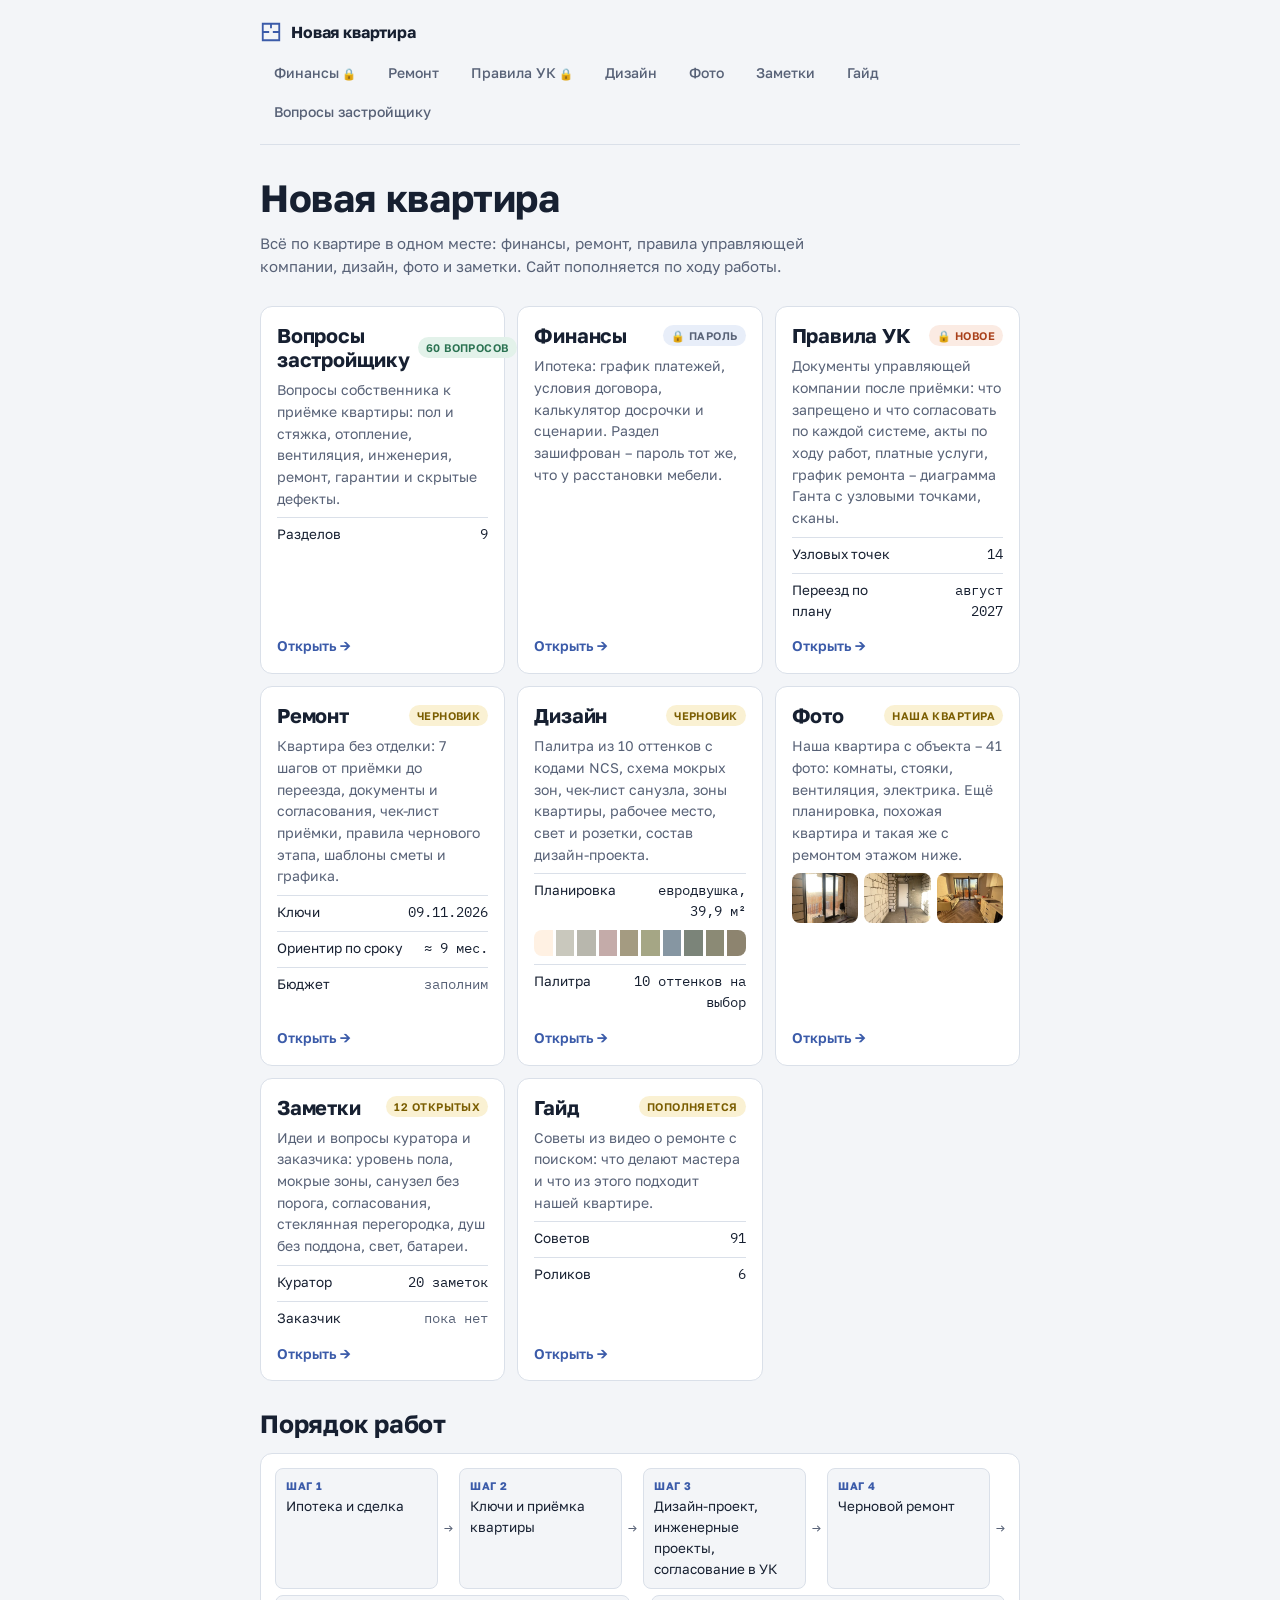
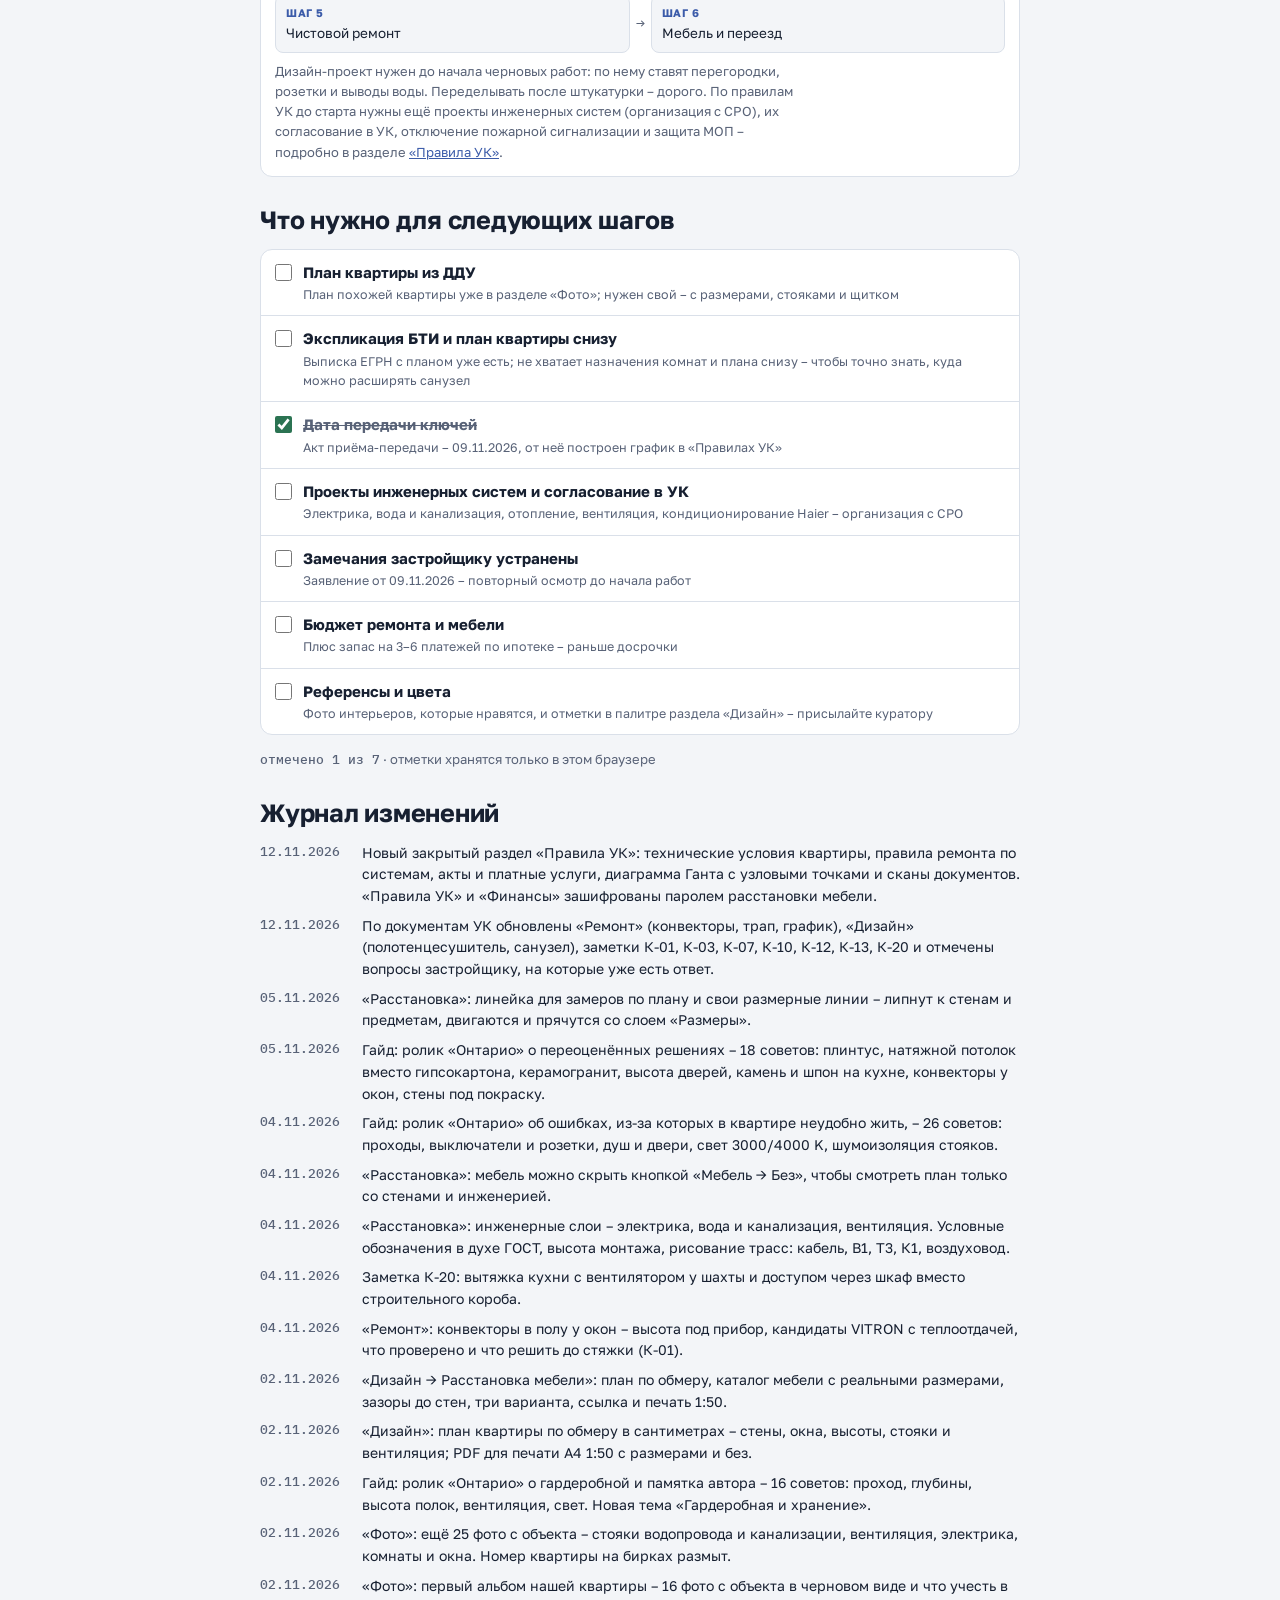
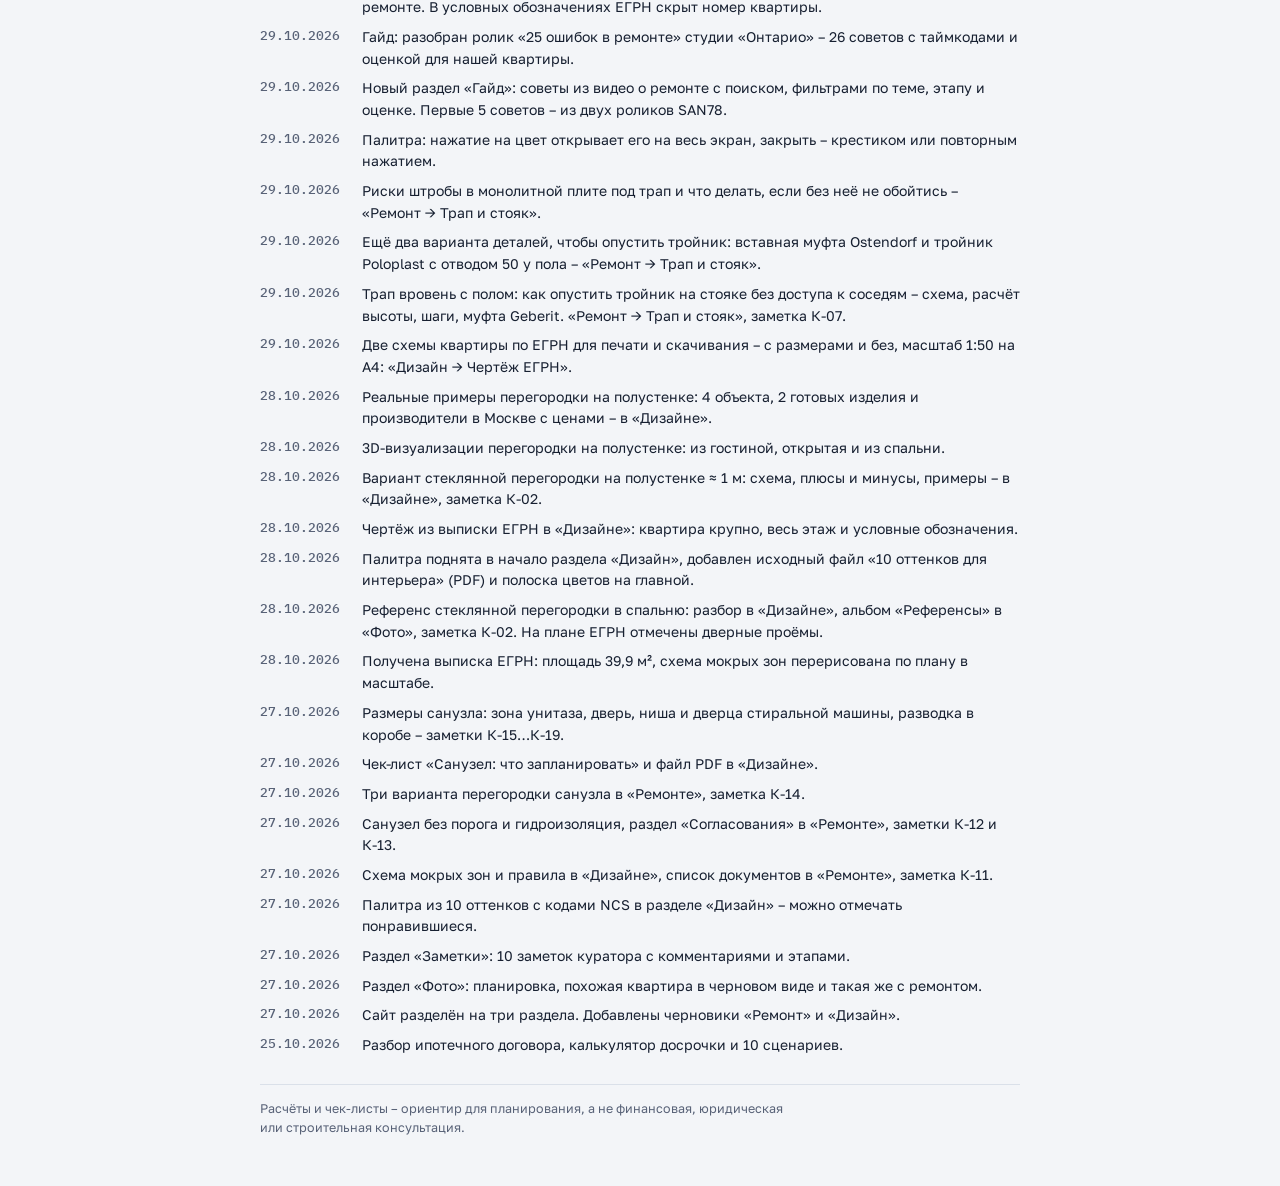
<file: index.html>
<!doctype html>
<html lang="ru">
<head>
<meta charset="utf-8">
<meta name="viewport" content="width=device-width, initial-scale=1, viewport-fit=cover">
<meta name="robots" content="noindex">
<meta name="description" content="Финансы, ремонт и дизайн новой квартиры в одном месте.">
<title>Новая квартира</title>
<link rel="preconnect" href="https://fonts.googleapis.com">
<link rel="preconnect" href="https://fonts.gstatic.com" crossorigin>
<link rel="stylesheet" href="https://fonts.googleapis.com/css2?family=Golos+Text:wght@400;500;600;700&family=IBM+Plex+Mono:wght@400;500;600&display=swap">
<link rel="stylesheet" href="assets/site.css">
</head>
<body>
<div class="wrap">
<header class="site">
  <a class="brand" href="./"><svg class="mark" viewBox="0 0 24 24" aria-hidden="true"><path d="M3 3h18v18H3zM3 12h7M14 12h7M12 3v5" fill="none" stroke="currentColor" stroke-width="2"/></svg>Новая квартира</a>
  <nav class="sections" aria-label="Разделы сайта"><a class="lk" href="finansy/">Финансы</a><a href="remont/">Ремонт</a><a class="lk" href="pravila/">Правила УК</a><a href="dizain/">Дизайн</a><a href="foto/">Фото</a><a href="zametki/">Заметки</a><a href="gaid/">Гайд</a><a href="voprosy/">Вопросы застройщику</a></nav>
</header>

<div class="hero">
  <h1>Новая квартира</h1>
  <p class="muted">Всё по квартире в одном месте: финансы, ремонт, правила управляющей компании, дизайн, фото и заметки. Сайт пополняется по ходу работы.</p>
</div>

<section aria-label="Разделы">
  <div class="cards">
    <a class="card" href="voprosy/"><div class="top"><h2>Вопросы застройщику</h2><span class="chip o">60 вопросов</span></div><p>Вопросы собственника к приёмке квартиры: пол и стяжка, отопление, вентиляция, инженерия, ремонт, гарантии и скрытые дефекты.</p><div class="kv"><span>Разделов</span><span>9</span></div><span class="go">Открыть →</span></a>
    <a class="card" href="finansy/">
      <div class="top"><h2>Финансы</h2><span class="chip n">🔒 Пароль</span></div>
      <p>Ипотека: график платежей, условия договора, калькулятор досрочки и сценарии. Раздел зашифрован – пароль тот же, что у расстановки мебели.</p>
      <span class="go">Открыть →</span>
    </a>
    <a class="card" href="pravila/">
      <div class="top"><h2>Правила УК</h2><span class="chip w">🔒 Новое</span></div>
      <p>Документы управляющей компании после приёмки: что запрещено и что согласовать по каждой системе, акты по ходу работ, платные услуги, график ремонта – диаграмма Ганта с узловыми точками, сканы.</p>
      <div class="kv"><span>Узловых точек</span><span>14</span></div>
      <div class="kv"><span>Переезд по плану</span><span>август 2027</span></div>
      <span class="go">Открыть →</span>
    </a>
    <a class="card" href="remont/">
      <div class="top"><h2>Ремонт</h2><span class="chip c">Черновик</span></div>
      <p>Квартира без отделки: 7 шагов от приёмки до переезда, документы и согласования, чек-лист приёмки, правила чернового этапа, шаблоны сметы и графика.</p>
      <div class="kv"><span>Ключи</span><span>09.11.2026</span></div>
      <div class="kv"><span>Ориентир по сроку</span><span>≈ 9 мес.</span></div>
      <div class="kv"><span>Бюджет</span><span class="tbd">заполним</span></div>
      <span class="go">Открыть →</span>
    </a>
    <a class="card" href="dizain/">
      <div class="top"><h2>Дизайн</h2><span class="chip c">Черновик</span></div>
      <p>Палитра из 10 оттенков с кодами NCS, схема мокрых зон, чек-лист санузла, зоны квартиры, рабочее место, свет и розетки, состав дизайн-проекта.</p>
      <div class="kv"><span>Планировка</span><span>евродвушка, 39,9 м²</span></div>
      <div class="palstrip" aria-label="Палитра из 10 оттенков"><i style="background:#FFF1E3"></i><i style="background:#C9C8BD"></i><i style="background:#B8B7AD"></i><i style="background:#C4ABA9"></i><i style="background:#A49B81"></i><i style="background:#A5A685"></i><i style="background:#8696A2"></i><i style="background:#7B8479"></i><i style="background:#8B8A75"></i><i style="background:#8D846F"></i></div>
      <div class="kv"><span>Палитра</span><span>10 оттенков на выбор</span></div>
      <span class="go">Открыть →</span>
    </a>
    <a class="card" href="foto/">
      <div class="top"><h2>Фото</h2><span class="chip c">Наша квартира</span></div>
      <p>Наша квартира с объекта – 41 фото: комнаты, стояки, вентиляция, электрика. Ещё планировка, похожая квартира и такая же с ремонтом этажом ниже.</p>
      <div class="strip" aria-hidden="true"><img src="foto/img/t/nasha-13.webp" alt="" loading="lazy"><img src="foto/img/t/nasha-02.webp" alt="" loading="lazy"><img src="foto/img/t/gotovaya-01.webp" alt="" loading="lazy"></div>
      <span class="go">Открыть →</span>
    </a>
    <a class="card" href="zametki/">
      <div class="top"><h2>Заметки</h2><span class="chip c">12 открытых</span></div>
      <p>Идеи и вопросы куратора и заказчика: уровень пола, мокрые зоны, санузел без порога, согласования, стеклянная перегородка, душ без поддона, свет, батареи.</p>
      <div class="kv"><span>Куратор</span><span>20 заметок</span></div>
      <div class="kv"><span>Заказчик</span><span class="tbd">пока нет</span></div>
      <span class="go">Открыть →</span>
    </a>
    <a class="card" href="gaid/">
      <div class="top"><h2>Гайд</h2><span class="chip c">Пополняется</span></div>
      <p>Советы из видео о ремонте с поиском: что делают мастера и что из этого подходит нашей квартире.</p>
      <div class="kv"><span>Советов</span><span data-g-tips>–</span></div>
      <div class="kv"><span>Роликов</span><span data-g-videos>–</span></div>
      <span class="go">Открыть →</span>
    </a>
  </div>
</section>

<section>
  <h2>Порядок работ</h2>
  <div class="flow">
    <div class="steps">
      <div class="step"><b>Шаг 1</b>Ипотека и сделка</div><span class="arrow">→</span>
      <div class="step"><b>Шаг 2</b>Ключи и приёмка квартиры</div><span class="arrow">→</span>
      <div class="step"><b>Шаг 3</b>Дизайн-проект, инженерные проекты, согласование в УК</div><span class="arrow">→</span>
      <div class="step"><b>Шаг 4</b>Черновой ремонт</div><span class="arrow">→</span>
      <div class="step"><b>Шаг 5</b>Чистовой ремонт</div><span class="arrow">→</span>
      <div class="step"><b>Шаг 6</b>Мебель и переезд</div>
    </div>
    <p class="small muted">Дизайн-проект нужен до начала черновых работ: по нему ставят перегородки, розетки и выводы воды. Переделывать после штукатурки – дорого. По правилам УК до старта нужны ещё проекты инженерных систем (организация с СРО), их согласование в УК, отключение пожарной сигнализации и защита МОП – подробно в разделе <a href="pravila/">«Правила УК»</a>.</p>
  </div>
</section>

<section>
  <h2>Что нужно для следующих шагов</h2>
  <ul class="checklist" data-list="home-next">
    <li><label><input type="checkbox" value="plan"><span><b>План квартиры из ДДУ</b><small>План похожей квартиры уже в разделе «Фото»; нужен свой – с размерами, стояками и щитком</small></span></label></li>
    <li><label><input type="checkbox" value="egrn"><span><b>Экспликация БТИ и план квартиры снизу</b><small>Выписка ЕГРН с планом уже есть; не хватает назначения комнат и плана снизу – чтобы точно знать, куда можно расширять санузел</small></span></label></li>
    <li><label><input type="checkbox" value="keys" checked><span><b>Дата передачи ключей</b><small>Акт приёма-передачи – 09.11.2026, от неё построен график в «Правилах УК»</small></span></label></li>
    <li><label><input type="checkbox" value="uk-projects"><span><b>Проекты инженерных систем и согласование в УК</b><small>Электрика, вода и канализация, отопление, вентиляция, кондиционирование Haier – организация с СРО</small></span></label></li>
    <li><label><input type="checkbox" value="uk-remarks"><span><b>Замечания застройщику устранены</b><small>Заявление от 09.11.2026 – повторный осмотр до начала работ</small></span></label></li>
    <li><label><input type="checkbox" value="budget"><span><b>Бюджет ремонта и мебели</b><small>Плюс запас на 3–6 платежей по ипотеке – раньше досрочки</small></span></label></li>
    <li><label><input type="checkbox" value="style"><span><b>Референсы и цвета</b><small>Фото интерьеров, которые нравятся, и отметки в палитре раздела «Дизайн» – присылайте куратору</small></span></label></li>
  </ul>
  <p class="small muted"><span class="progress" data-progress="home-next"></span> · отметки хранятся только в этом браузере</p>
</section>

<section>
  <h2>Журнал изменений</h2>
  <ul class="log">
    <li><time datetime="2026-11-12">12.11.2026</time><span>Новый закрытый раздел «Правила УК»: технические условия квартиры, правила ремонта по системам, акты и платные услуги, диаграмма Ганта с узловыми точками и сканы документов. «Правила УК» и «Финансы» зашифрованы паролем расстановки мебели.</span></li>
    <li><time datetime="2026-11-12">12.11.2026</time><span>По документам УК обновлены «Ремонт» (конвекторы, трап, график), «Дизайн» (полотенцесушитель, санузел), заметки К-01, К-03, К-07, К-10, К-12, К-13, К-20 и отмечены вопросы застройщику, на которые уже есть ответ.</span></li>
    <li><time datetime="2026-11-05">05.11.2026</time><span>«Расстановка»: линейка для замеров по плану и свои размерные линии – липнут к стенам и предметам, двигаются и прячутся со слоем «Размеры».</span></li>
    <li><time datetime="2026-11-05">05.11.2026</time><span>Гайд: ролик «Онтарио» о переоценённых решениях – 18 советов: плинтус, натяжной потолок вместо гипсокартона, керамогранит, высота дверей, камень и шпон на кухне, конвекторы у окон, стены под покраску.</span></li>
    <li><time datetime="2026-11-04">04.11.2026</time><span>Гайд: ролик «Онтарио» об ошибках, из-за которых в квартире неудобно жить, – 26 советов: проходы, выключатели и розетки, душ и двери, свет 3000/4000 K, шумоизоляция стояков.</span></li>
    <li><time datetime="2026-11-04">04.11.2026</time><span>«Расстановка»: мебель можно скрыть кнопкой «Мебель → Без», чтобы смотреть план только со стенами и инженерией.</span></li>
    <li><time datetime="2026-11-04">04.11.2026</time><span>«Расстановка»: инженерные слои – электрика, вода и канализация, вентиляция. Условные обозначения в духе ГОСТ, высота монтажа, рисование трасс: кабель, В1, Т3, К1, воздуховод.</span></li>
    <li><time datetime="2026-11-04">04.11.2026</time><span>Заметка К-20: вытяжка кухни с вентилятором у шахты и доступом через шкаф вместо строительного короба.</span></li>
    <li><time datetime="2026-11-04">04.11.2026</time><span>«Ремонт»: конвекторы в полу у окон – высота под прибор, кандидаты VITRON с теплоотдачей, что проверено и что решить до стяжки (К-01).</span></li>
    <li><time datetime="2026-11-02">02.11.2026</time><span>«Дизайн → Расстановка мебели»: план по обмеру, каталог мебели с реальными размерами, зазоры до стен, три варианта, ссылка и печать 1:50.</span></li>
    <li><time datetime="2026-11-02">02.11.2026</time><span>«Дизайн»: план квартиры по обмеру в сантиметрах – стены, окна, высоты, стояки и вентиляция; PDF для печати A4 1:50 с размерами и без.</span></li>
    <li><time datetime="2026-11-02">02.11.2026</time><span>Гайд: ролик «Онтарио» о гардеробной и памятка автора – 16 советов: проход, глубины, высота полок, вентиляция, свет. Новая тема «Гардеробная и хранение».</span></li>
    <li><time datetime="2026-11-02">02.11.2026</time><span>«Фото»: ещё 25 фото с объекта – стояки водопровода и канализации, вентиляция, электрика, комнаты и окна. Номер квартиры на бирках размыт.</span></li>
    <li><time datetime="2026-11-02">02.11.2026</time><span>«Фото»: первый альбом нашей квартиры – 16 фото с объекта в черновом виде и что учесть в ремонте. В условных обозначениях ЕГРН скрыт номер квартиры.</span></li>
    <li><time datetime="2026-10-29">29.10.2026</time><span>Гайд: разобран ролик «25 ошибок в ремонте» студии «Онтарио» – 26 советов с таймкодами и оценкой для нашей квартиры.</span></li>
    <li><time datetime="2026-10-29">29.10.2026</time><span>Новый раздел «Гайд»: советы из видео о ремонте с поиском, фильтрами по теме, этапу и оценке. Первые 5 советов – из двух роликов SAN78.</span></li>
    <li><time datetime="2026-10-29">29.10.2026</time><span>Палитра: нажатие на цвет открывает его на весь экран, закрыть – крестиком или повторным нажатием.</span></li>
    <li><time datetime="2026-10-29">29.10.2026</time><span>Риски штробы в монолитной плите под трап и что делать, если без неё не обойтись – «Ремонт → Трап и стояк».</span></li>
    <li><time datetime="2026-10-29">29.10.2026</time><span>Ещё два варианта деталей, чтобы опустить тройник: вставная муфта Ostendorf и тройник Poloplast с отводом 50 у пола – «Ремонт → Трап и стояк».</span></li>
    <li><time datetime="2026-10-29">29.10.2026</time><span>Трап вровень с полом: как опустить тройник на стояке без доступа к соседям – схема, расчёт высоты, шаги, муфта Geberit. «Ремонт → Трап и стояк», заметка К-07.</span></li>
    <li><time datetime="2026-10-29">29.10.2026</time><span>Две схемы квартиры по ЕГРН для печати и скачивания – с размерами и без, масштаб 1:50 на A4: «Дизайн → Чертёж ЕГРН».</span></li>
    <li><time datetime="2026-10-28">28.10.2026</time><span>Реальные примеры перегородки на полустенке: 4 объекта, 2 готовых изделия и производители в Москве с ценами – в «Дизайне».</span></li>
    <li><time datetime="2026-10-28">28.10.2026</time><span>3D-визуализации перегородки на полустенке: из гостиной, открытая и из спальни.</span></li>
    <li><time datetime="2026-10-28">28.10.2026</time><span>Вариант стеклянной перегородки на полустенке ≈ 1 м: схема, плюсы и минусы, примеры – в «Дизайне», заметка К-02.</span></li>
    <li><time datetime="2026-10-28">28.10.2026</time><span>Чертёж из выписки ЕГРН в «Дизайне»: квартира крупно, весь этаж и условные обозначения.</span></li>
    <li><time datetime="2026-10-28">28.10.2026</time><span>Палитра поднята в начало раздела «Дизайн», добавлен исходный файл «10 оттенков для интерьера» (PDF) и полоска цветов на главной.</span></li>
    <li><time datetime="2026-10-28">28.10.2026</time><span>Референс стеклянной перегородки в спальню: разбор в «Дизайне», альбом «Референсы» в «Фото», заметка К-02. На плане ЕГРН отмечены дверные проёмы.</span></li>
    <li><time datetime="2026-10-28">28.10.2026</time><span>Получена выписка ЕГРН: площадь 39,9 м², схема мокрых зон перерисована по плану в масштабе.</span></li>
    <li><time datetime="2026-10-27">27.10.2026</time><span>Размеры санузла: зона унитаза, дверь, ниша и дверца стиральной машины, разводка в коробе – заметки К-15…К-19.</span></li>
    <li><time datetime="2026-10-27">27.10.2026</time><span>Чек-лист «Санузел: что запланировать» и файл PDF в «Дизайне».</span></li>
    <li><time datetime="2026-10-27">27.10.2026</time><span>Три варианта перегородки санузла в «Ремонте», заметка К-14.</span></li>
    <li><time datetime="2026-10-27">27.10.2026</time><span>Санузел без порога и гидроизоляция, раздел «Согласования» в «Ремонте», заметки К-12 и К-13.</span></li>
    <li><time datetime="2026-10-27">27.10.2026</time><span>Схема мокрых зон и правила в «Дизайне», список документов в «Ремонте», заметка К-11.</span></li>
    <li><time datetime="2026-10-27">27.10.2026</time><span>Палитра из 10 оттенков с кодами NCS в разделе «Дизайн» – можно отмечать понравившиеся.</span></li>
    <li><time datetime="2026-10-27">27.10.2026</time><span>Раздел «Заметки»: 10 заметок куратора с комментариями и этапами.</span></li>
    <li><time datetime="2026-10-27">27.10.2026</time><span>Раздел «Фото»: планировка, похожая квартира в черновом виде и такая же с ремонтом.</span></li>
    <li><time datetime="2026-10-27">27.10.2026</time><span>Сайт разделён на три раздела. Добавлены черновики «Ремонт» и «Дизайн».</span></li>
    <li><time datetime="2026-10-25">25.10.2026</time><span>Разбор ипотечного договора, калькулятор досрочки и 10 сценариев.</span></li>
  </ul>
</section>

<footer>
  <p>Расчёты и чек-листы – ориентир для планирования, а не финансовая, юридическая или строительная консультация.</p>
</footer>
</div>
<script src="assets/site.js"></script>
</body>
</html>
</file>
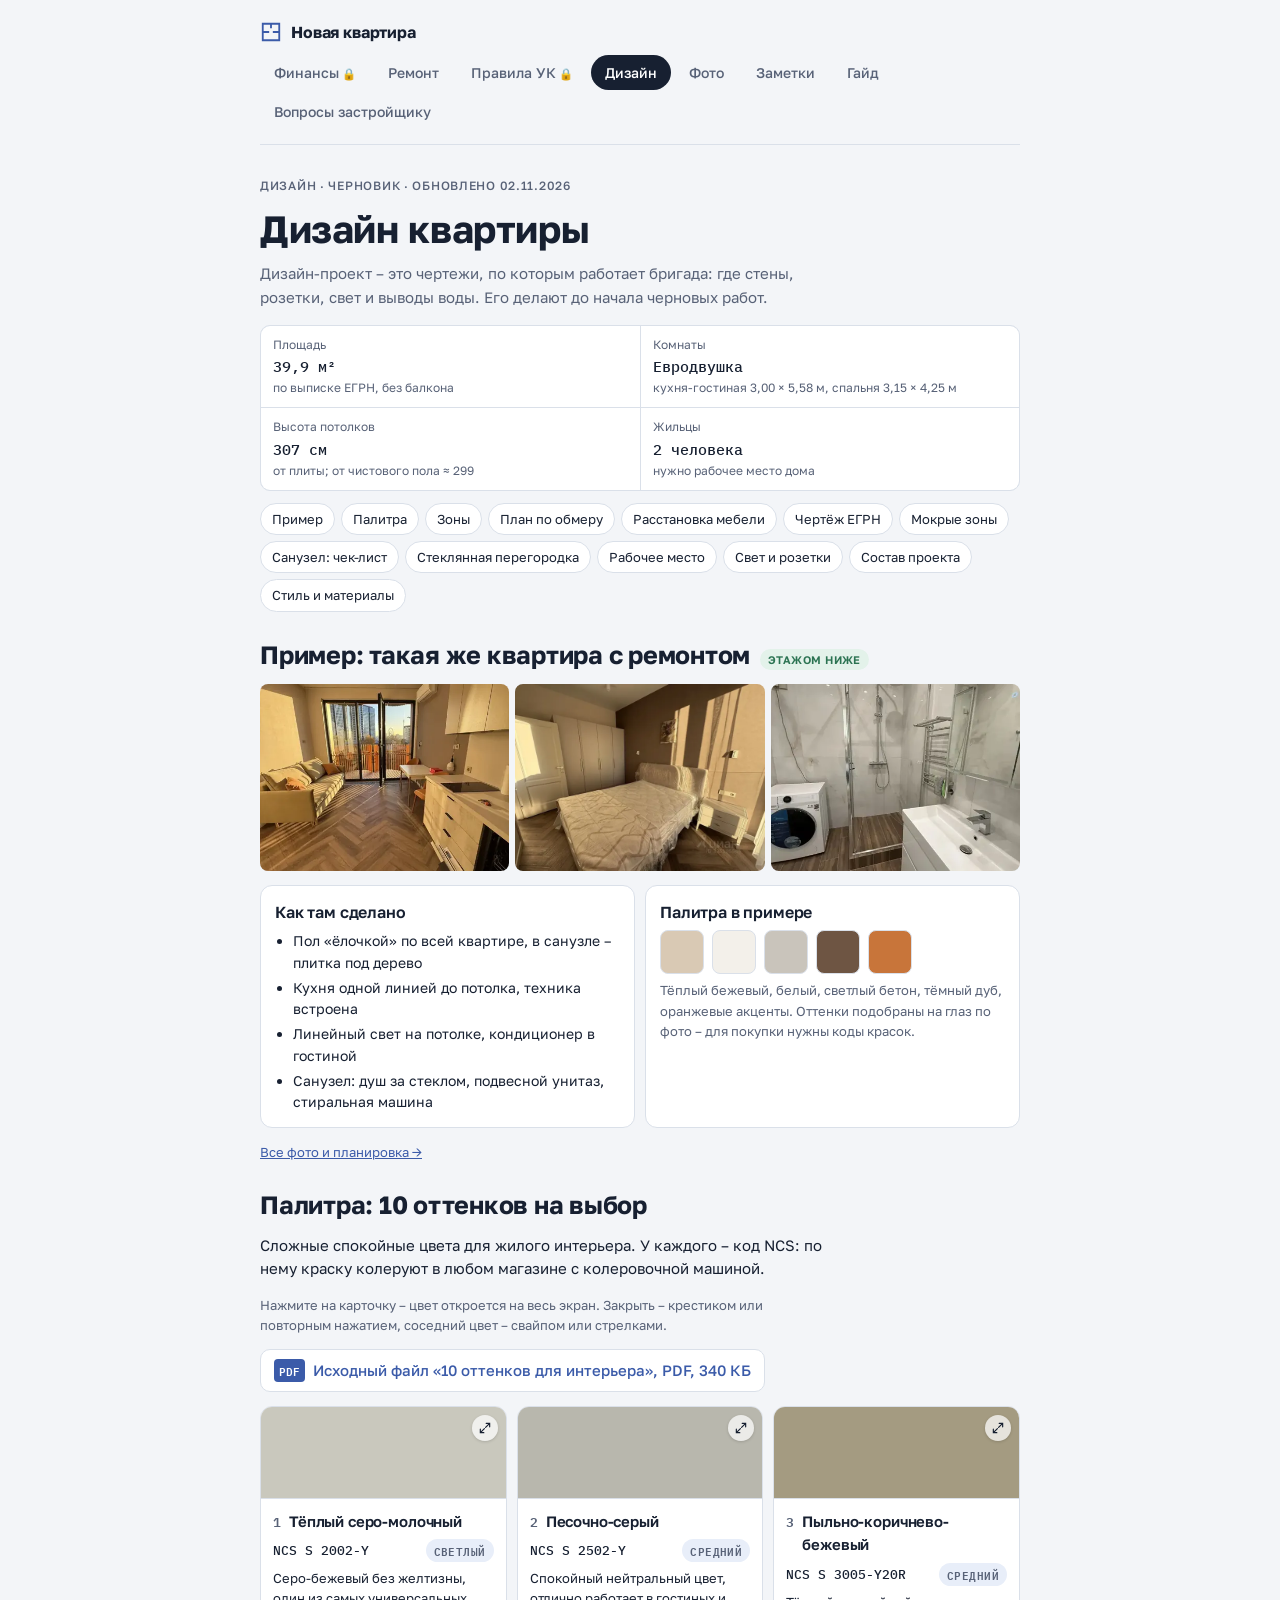
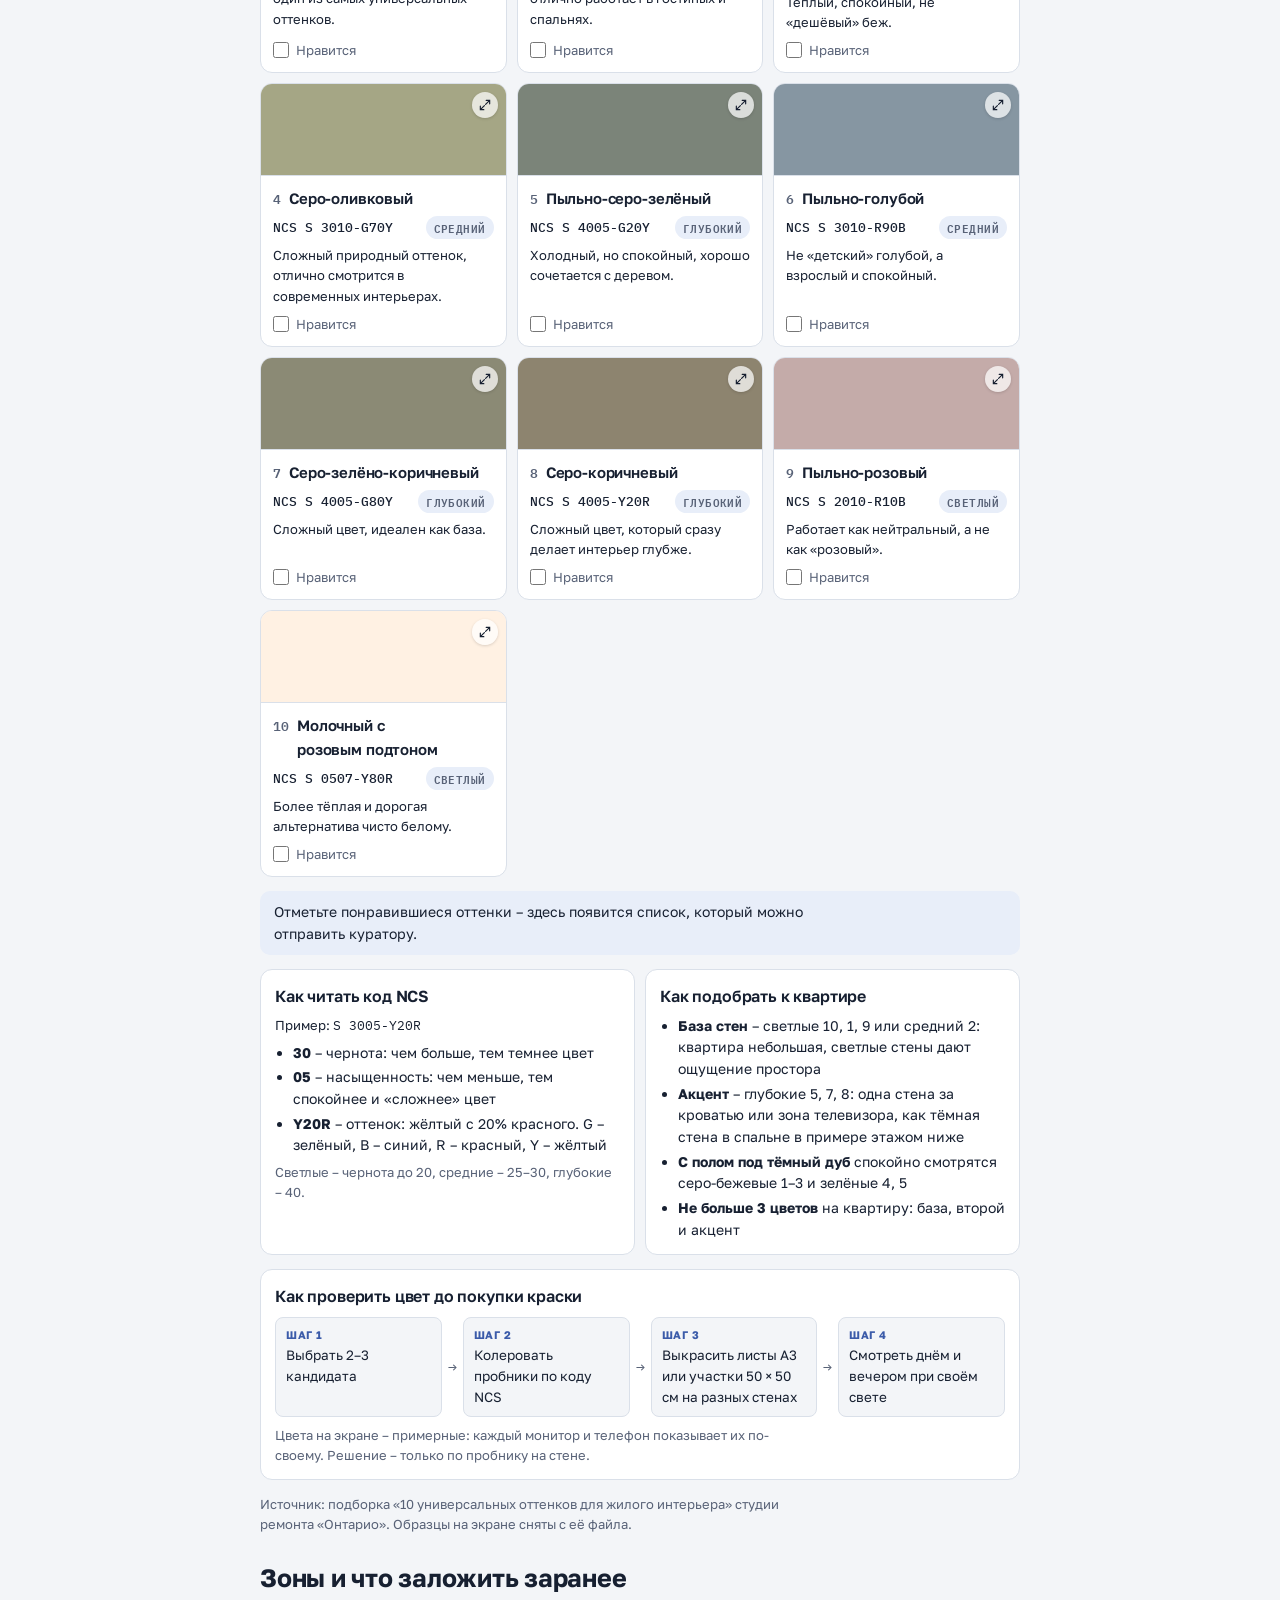
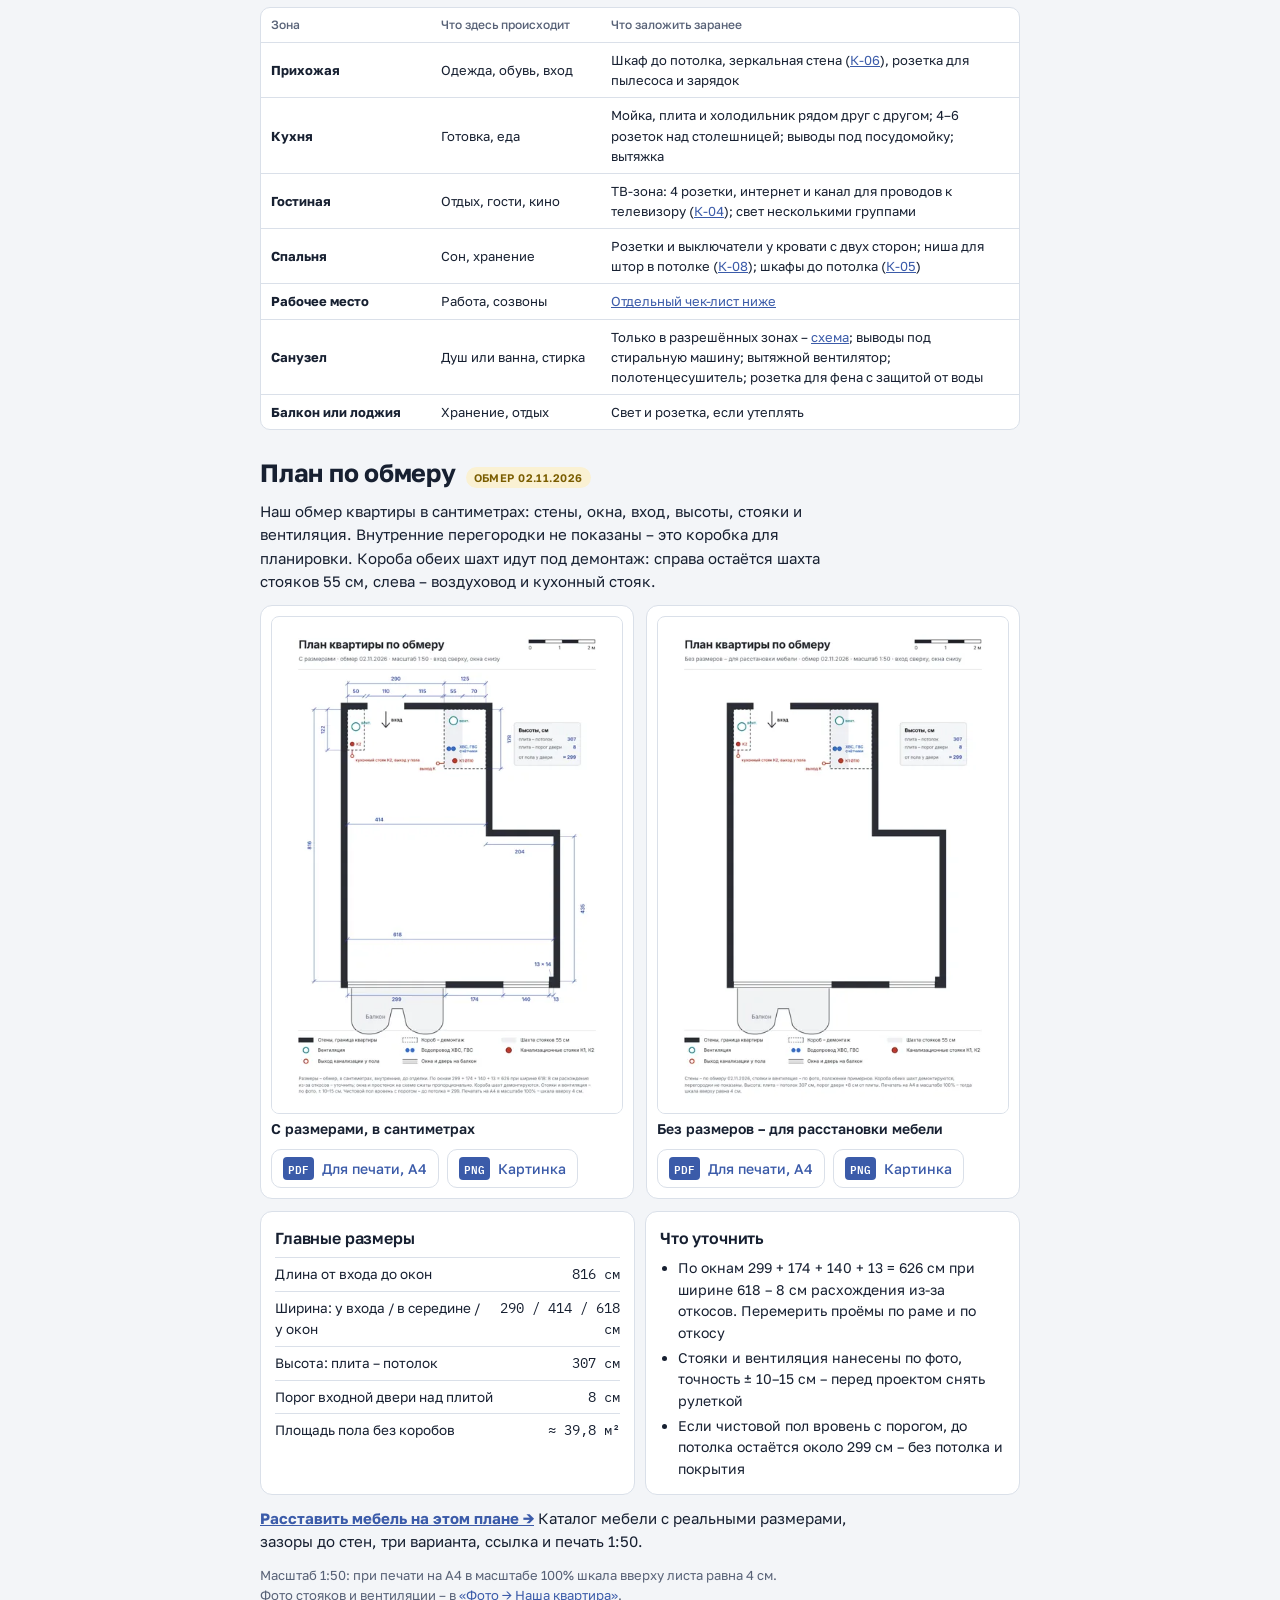
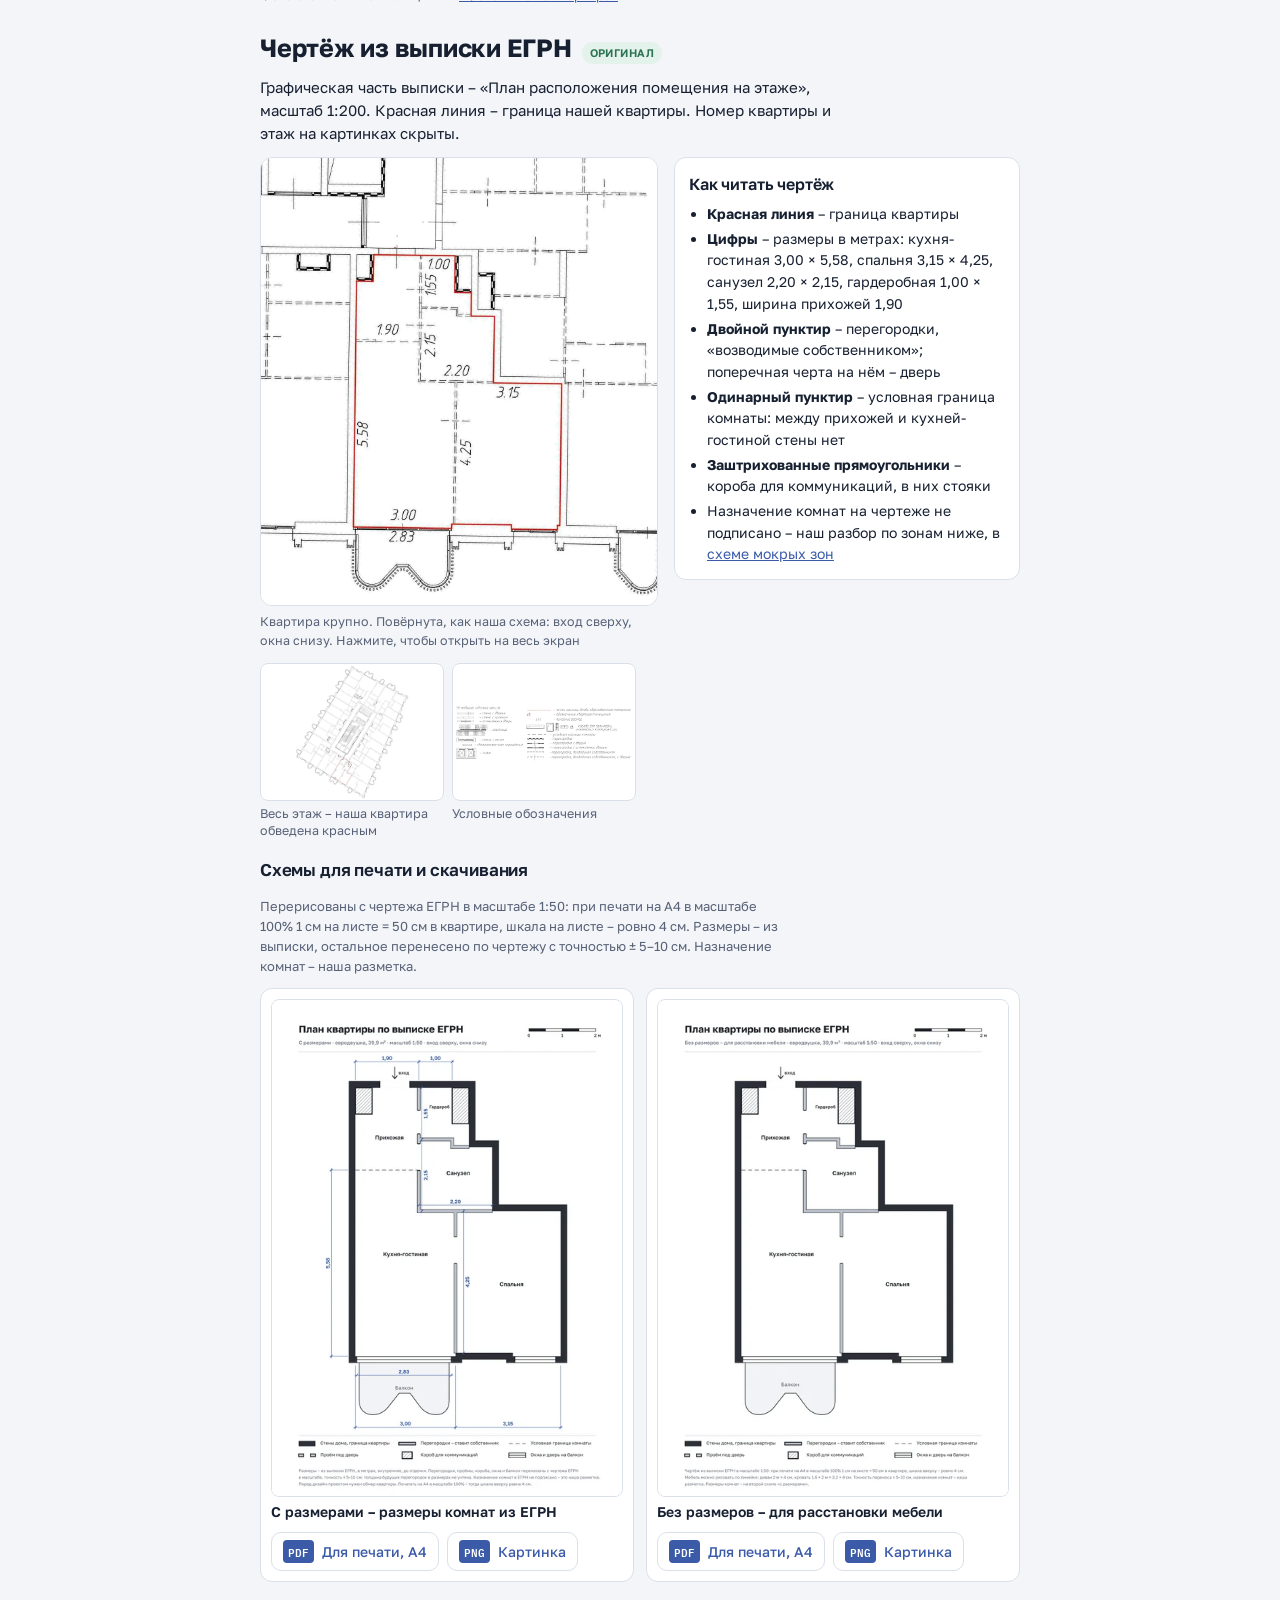
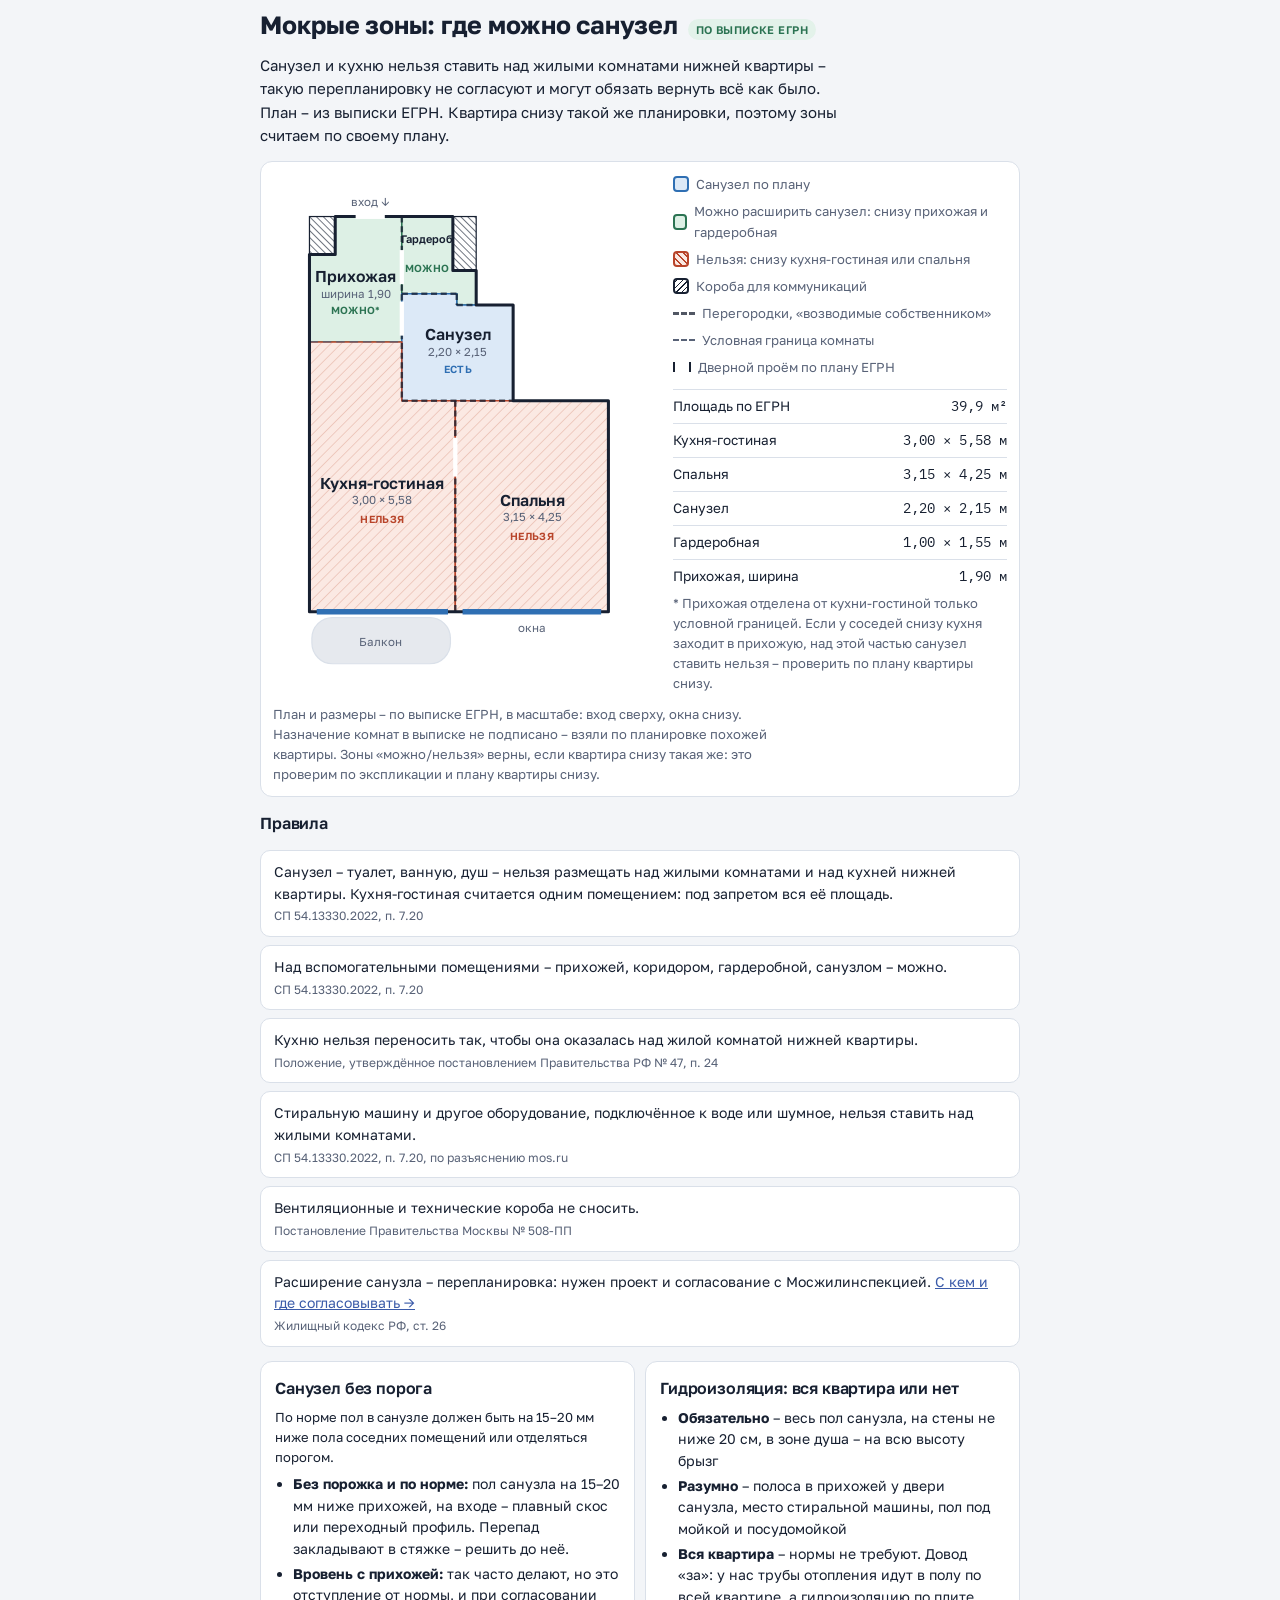
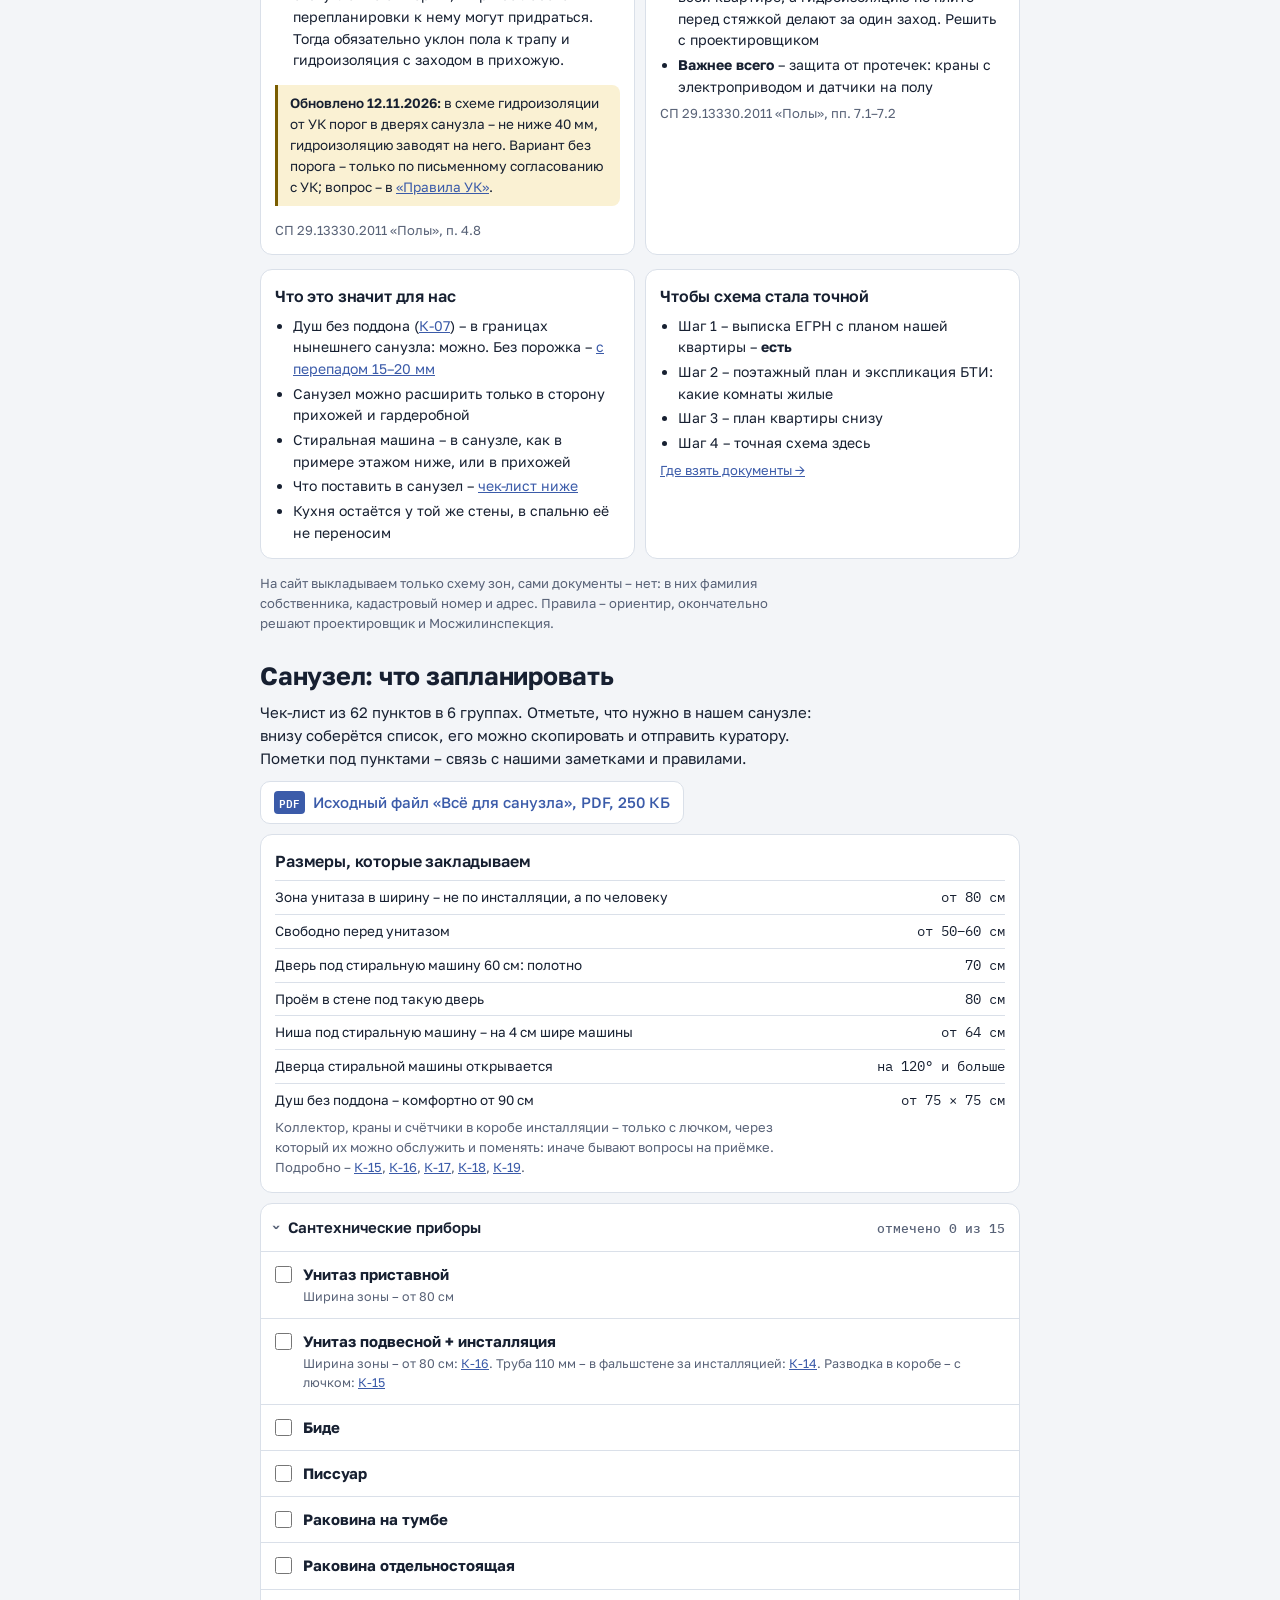
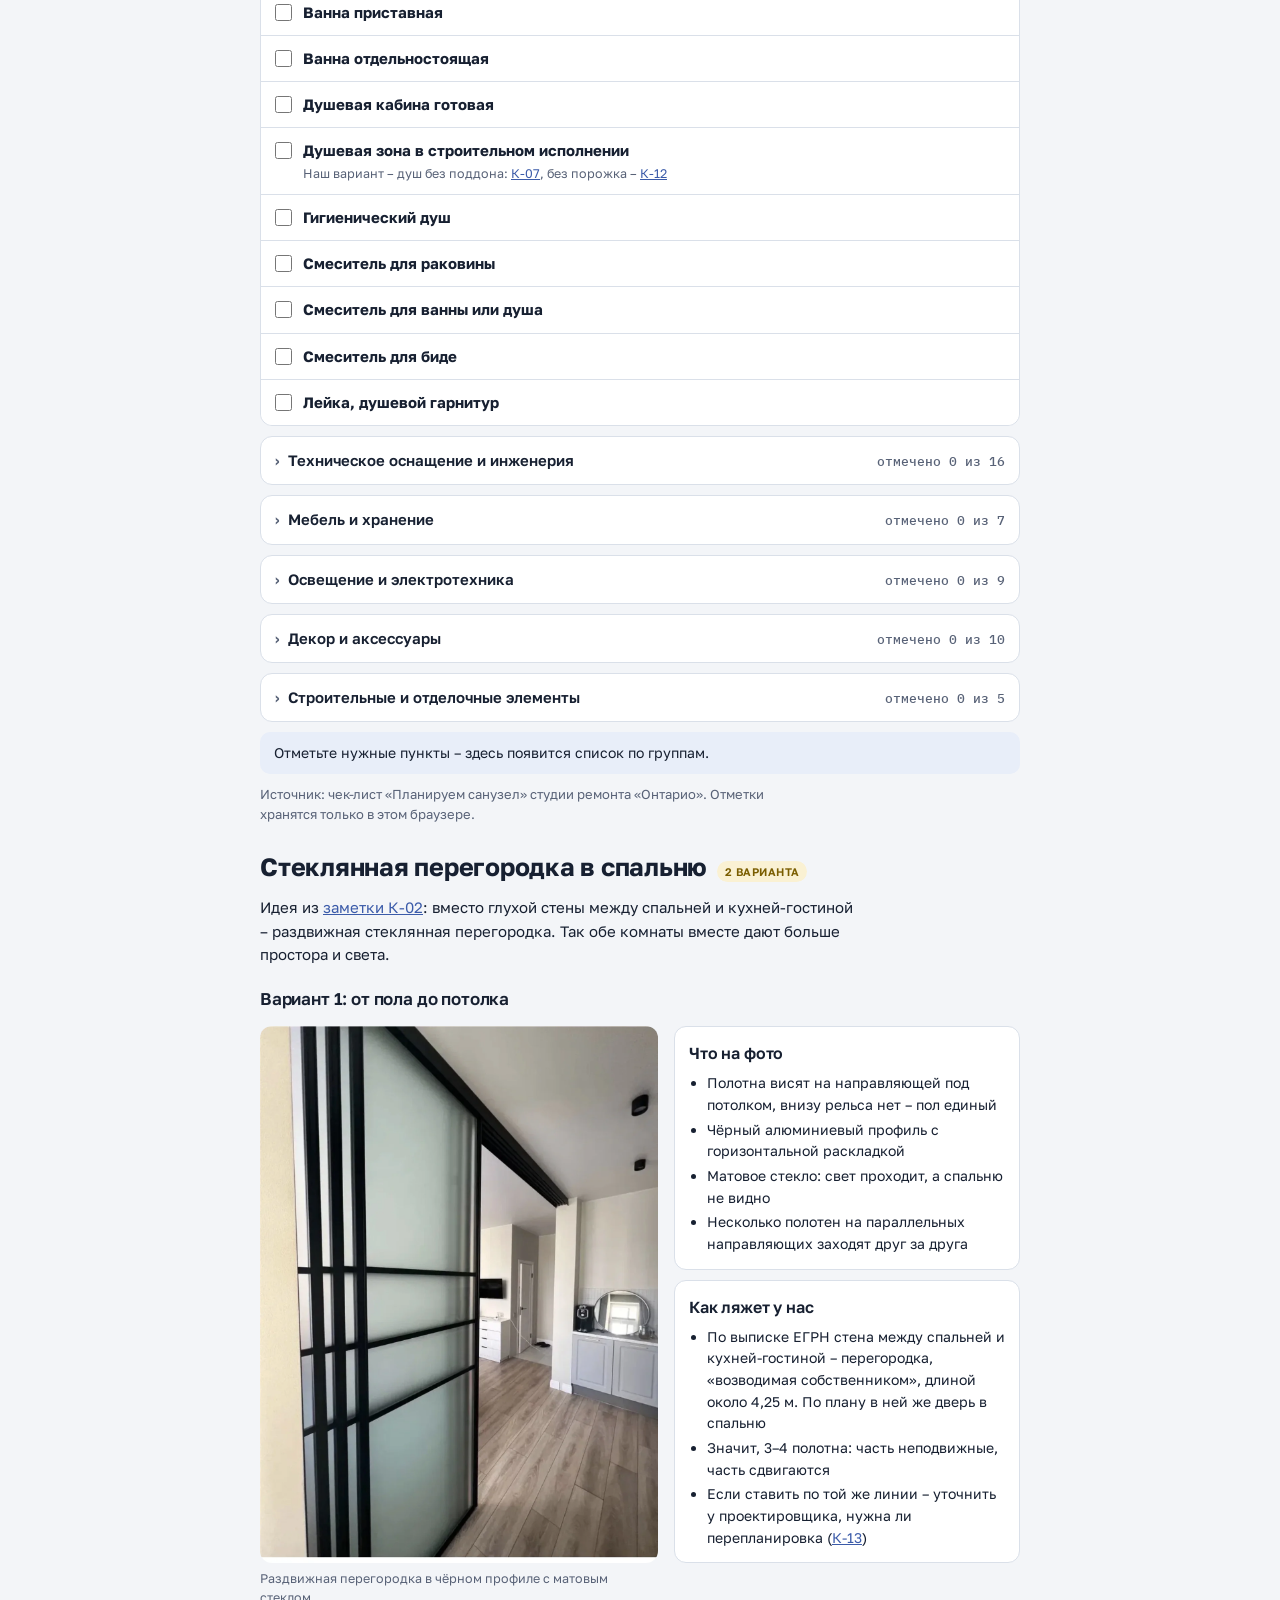
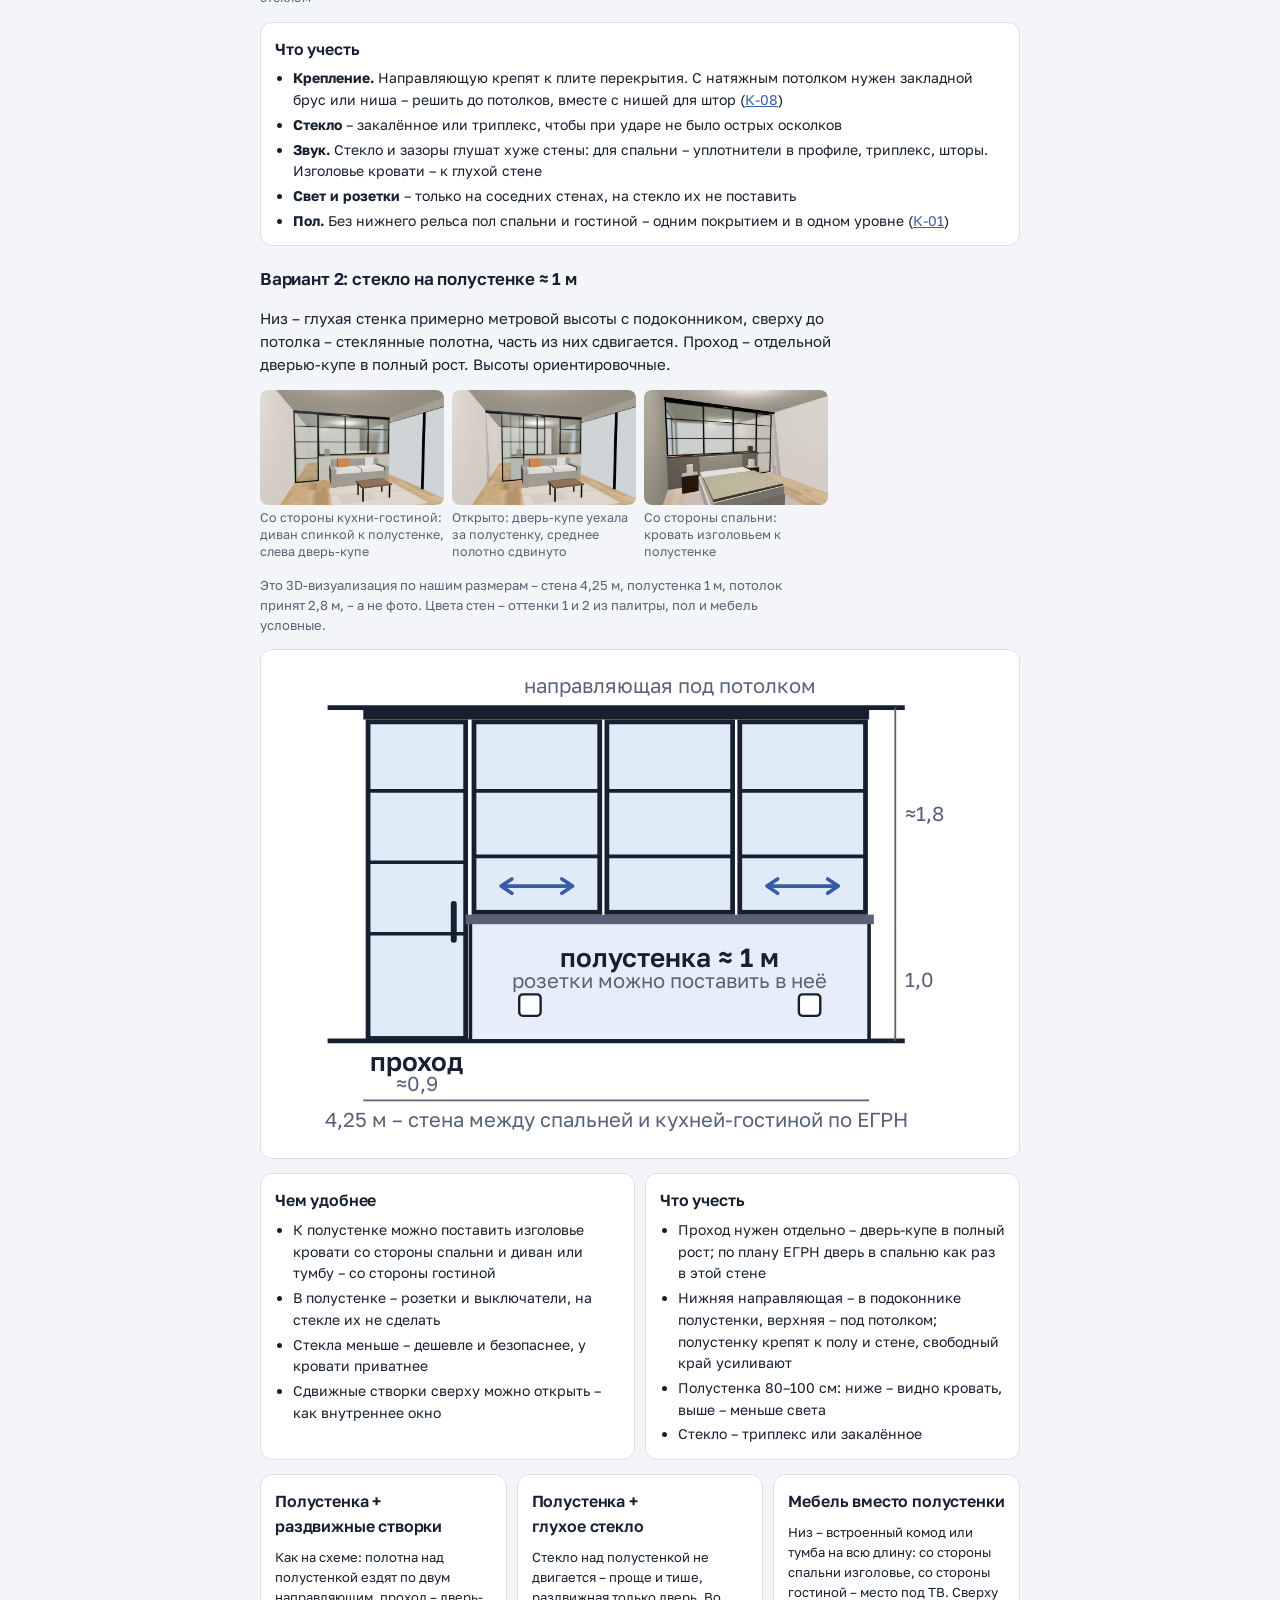
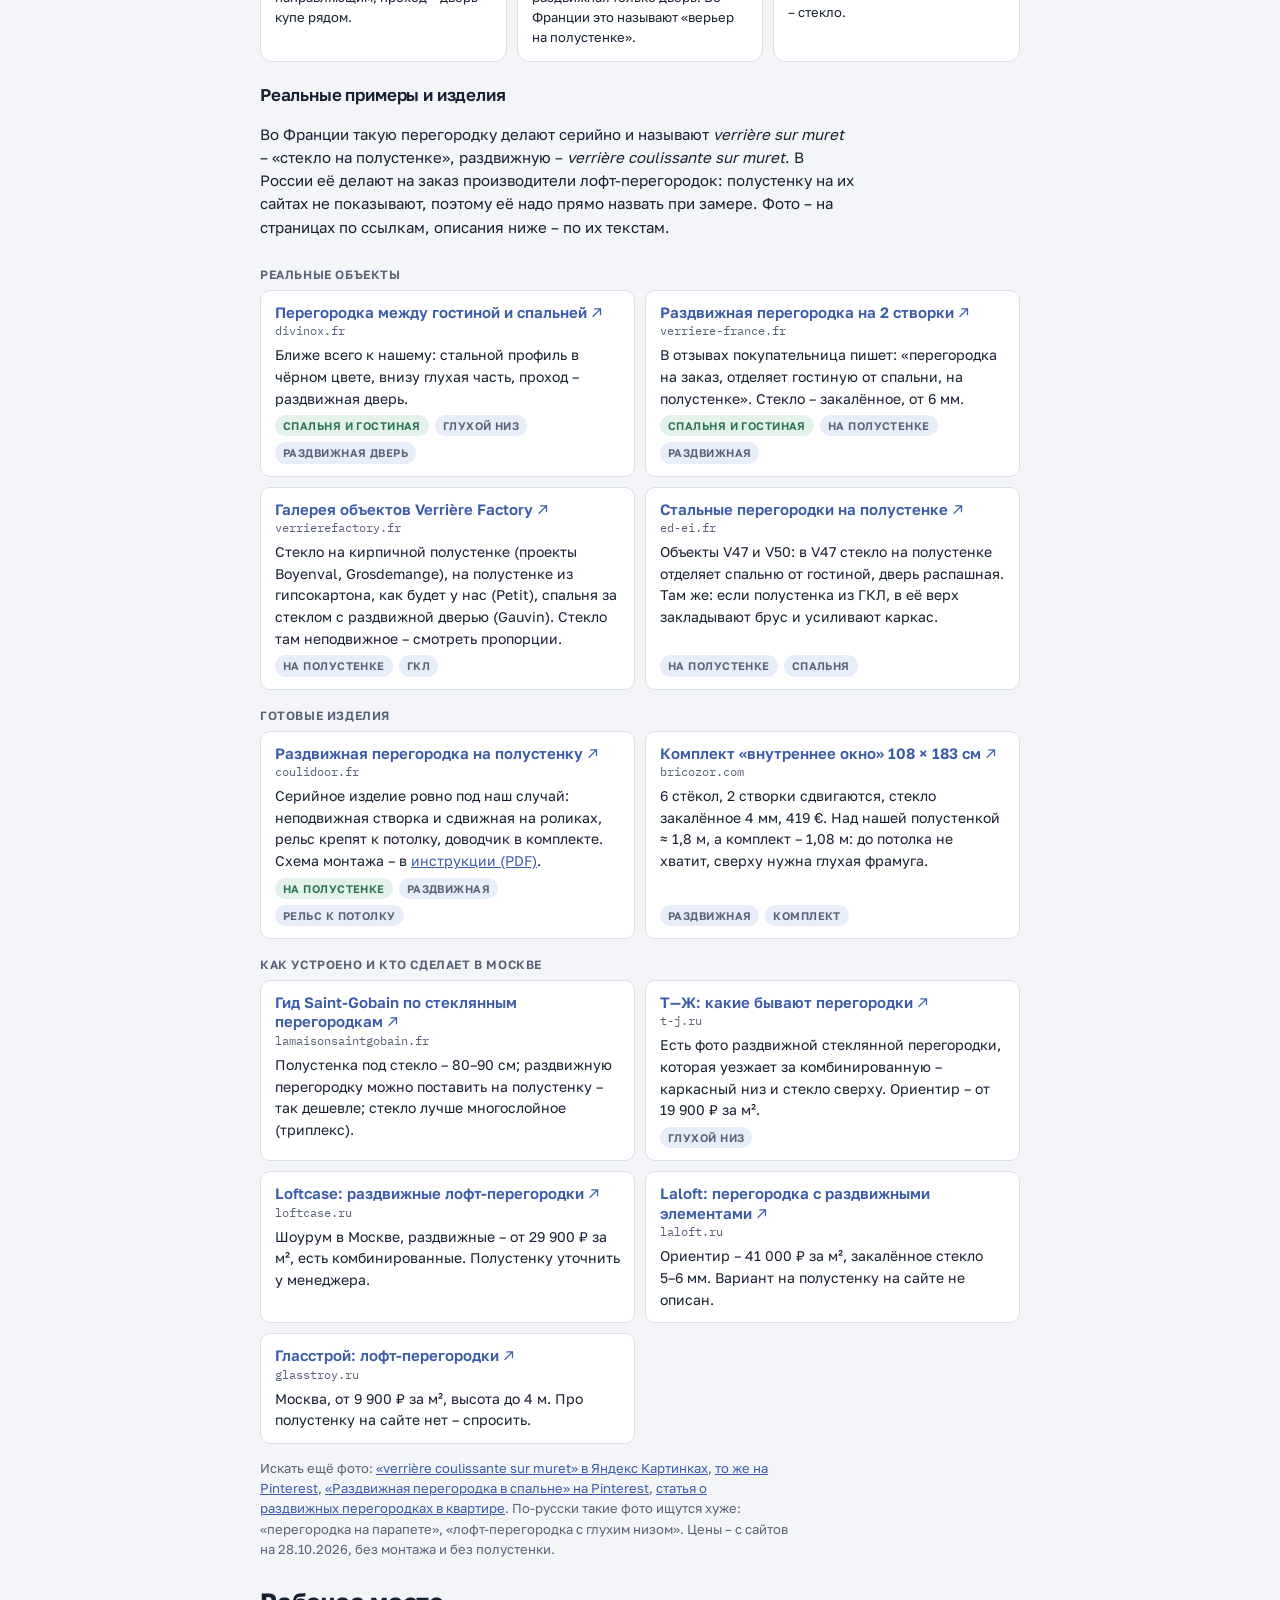
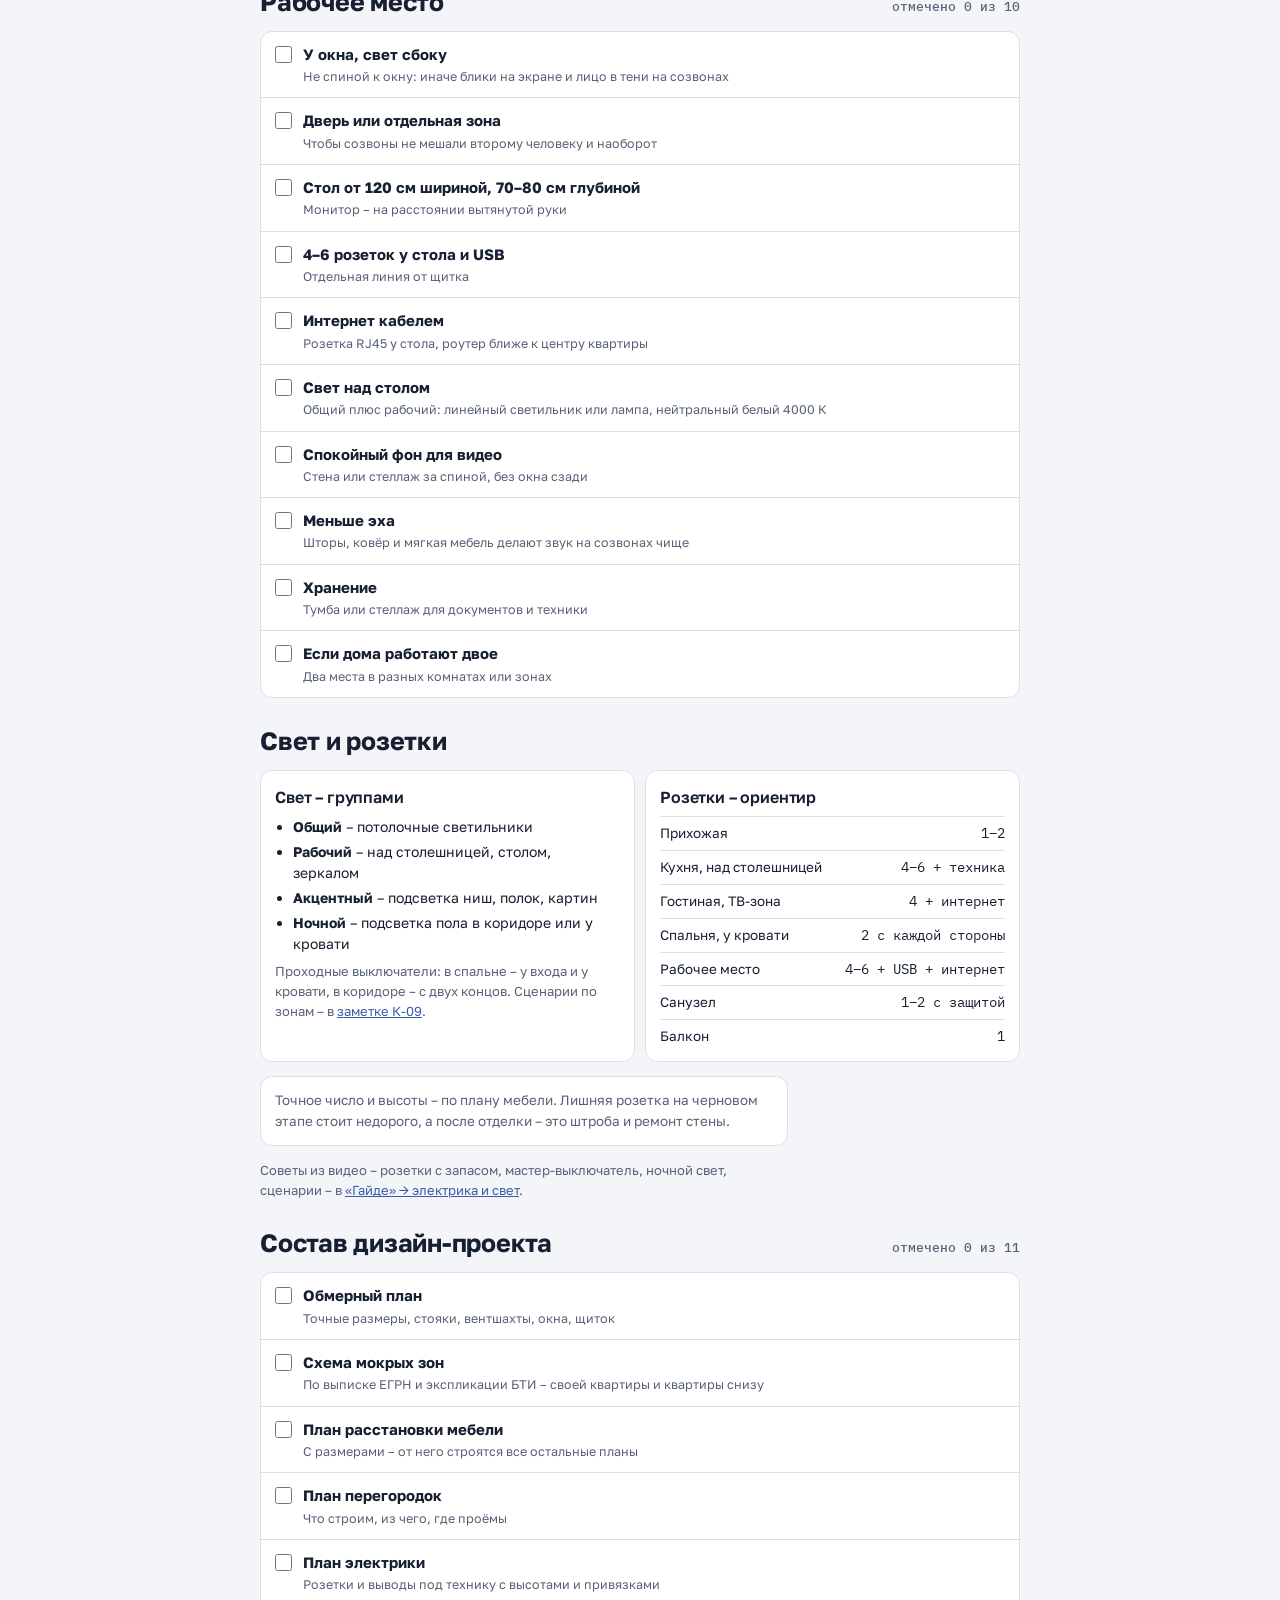
<file: dizain/index.html>
<!doctype html>
<html lang="ru">
<head>
<meta charset="utf-8">
<meta name="viewport" content="width=device-width, initial-scale=1, viewport-fit=cover">
<meta name="robots" content="noindex">
<meta name="description" content="Дизайн квартиры: зоны, рабочее место, свет и розетки, состав дизайн-проекта, стиль и материалы.">
<title>Дизайн квартиры</title>
<link rel="preconnect" href="https://fonts.googleapis.com">
<link rel="preconnect" href="https://fonts.gstatic.com" crossorigin>
<link rel="stylesheet" href="https://fonts.googleapis.com/css2?family=Golos+Text:wght@400;500;600;700&family=IBM+Plex+Mono:wght@400;500;600&display=swap">
<link rel="stylesheet" href="../assets/site.css">
</head>
<body>
<div class="wrap">
<header class="site">
  <a class="brand" href="../"><svg class="mark" viewBox="0 0 24 24" aria-hidden="true"><path d="M3 3h18v18H3zM3 12h7M14 12h7M12 3v5" fill="none" stroke="currentColor" stroke-width="2"/></svg>Новая квартира</a>
  <nav class="sections" aria-label="Разделы сайта"><a class="lk" href="../finansy/">Финансы</a><a href="../remont/">Ремонт</a><a class="lk" href="../pravila/">Правила УК</a><a href="../dizain/" aria-current="page">Дизайн</a><a href="../foto/">Фото</a><a href="../zametki/">Заметки</a><a href="../gaid/">Гайд</a><a href="../voprosy/">Вопросы застройщику</a></nav>
</header>

<div class="hero">
  <div class="eyebrow">Дизайн · черновик · обновлено 02.11.2026</div>
  <h1>Дизайн квартиры</h1>
  <p class="muted">Дизайн-проект – это чертежи, по которым работает бригада: где стены, розетки, свет и выводы воды. Его делают до начала черновых работ.</p>
  <dl class="facts">
    <div><dt>Площадь</dt><dd>39,9 м²<small>по выписке ЕГРН, без балкона</small></dd></div>
    <div><dt>Комнаты</dt><dd>Евродвушка<small>кухня-гостиная 3,00 × 5,58 м, спальня 3,15 × 4,25 м</small></dd></div>
    <div><dt>Высота потолков</dt><dd>307 см<small>от плиты; от чистового пола ≈ 299</small></dd></div>
    <div><dt>Жильцы</dt><dd>2 человека<small>нужно рабочее место дома</small></dd></div>
  </dl>
  <nav class="toc" aria-label="Разделы страницы">
    <a href="#primer">Пример</a><a href="#palitra">Палитра</a><a href="#zony">Зоны</a><a href="#obmer">План по обмеру</a><a href="rasstanovka/">Расстановка мебели</a><a href="#egrn">Чертёж ЕГРН</a><a href="#mokrye">Мокрые зоны</a><a href="#sanuzel">Санузел: чек-лист</a><a href="#steklo">Стеклянная перегородка</a><a href="#rabochee">Рабочее место</a><a href="#svet">Свет и розетки</a><a href="#proekt">Состав проекта</a><a href="#stil">Стиль и материалы</a>
  </nav>
</div>

<section id="primer">
  <div class="album-head"><h2>Пример: такая же квартира с ремонтом</h2><span class="chip o">Этажом ниже</span></div>
  <div class="strip" data-gallery>
    <a class="ph" href="../foto/img/gotovaya-01.webp"><img src="../foto/img/t/gotovaya-01.webp" alt="Кухня-гостиная с ремонтом" loading="lazy"></a>
    <a class="ph" href="../foto/img/gotovaya-05.webp"><img src="../foto/img/t/gotovaya-05.webp" alt="Спальня с ремонтом" loading="lazy"></a>
    <a class="ph" href="../foto/img/gotovaya-06.webp"><img src="../foto/img/t/gotovaya-06.webp" alt="Санузел с ремонтом" loading="lazy"></a>
  </div>
  <div class="grid2">
    <div class="panel"><h3>Как там сделано</h3><ul>
      <li>Пол «ёлочкой» по всей квартире, в санузле – плитка под дерево</li>
      <li>Кухня одной линией до потолка, техника встроена</li>
      <li>Линейный свет на потолке, кондиционер в гостиной</li>
      <li>Санузел: душ за стеклом, подвесной унитаз, стиральная машина</li>
    </ul></div>
    <div class="panel"><h3>Палитра в примере</h3>
      <div class="swatches" aria-label="Палитра примера"><span style="background:#D9C9B4;border-style:solid" title="Тёплый бежевый"></span><span style="background:#F3F0EA;border-style:solid" title="Белый"></span><span style="background:#C9C4BB;border-style:solid" title="Светлый бетон"></span><span style="background:#6E5543;border-style:solid" title="Тёмный дуб"></span><span style="background:#C8753A;border-style:solid" title="Оранжевый акцент"></span></div>
      <p class="small muted">Тёплый бежевый, белый, светлый бетон, тёмный дуб, оранжевые акценты. Оттенки подобраны на глаз по фото – для покупки нужны коды красок.</p>
    </div>
  </div>
  <p class="small"><a href="../foto/#gotovaya">Все фото и планировка →</a></p>
</section>

<section id="palitra">
  <div class="cl-head"><h2>Палитра: 10 оттенков на выбор</h2></div>
  <p>Сложные спокойные цвета для жилого интерьера. У каждого – код NCS: по нему краску колеруют в любом магазине с колеровочной машиной.</p>
  <p class="small muted">Нажмите на карточку – цвет откроется на весь экран. Закрыть – крестиком или повторным нажатием, соседний цвет – свайпом или стрелками.</p>
  <p><a class="filelink" href="files/10-ottenkov-dlya-interera.pdf" target="_blank" rel="noopener">Исходный файл «10 оттенков для интерьера», PDF, 340 КБ</a></p>
  <ul class="palette">
    <li class="swc" id="cvet-1">
      <div class="swatch" style="background:#C9C8BD" role="img" aria-label="Образец: Тёплый серо-молочный, NCS S 2002-Y"></div>
      <div class="swb">
        <div class="swh"><span class="id">1</span><h3>Тёплый серо-молочный</h3></div>
        <div class="ncs"><span>NCS S 2002-Y</span><span class="chip n">Светлый</span></div>
        <p class="small">Серо-бежевый без желтизны, один из самых универсальных оттенков.</p>
        <label class="fav"><input type="checkbox" data-fav="1"><span>Нравится</span></label>
      </div>
    </li>
    <li class="swc" id="cvet-2">
      <div class="swatch" style="background:#B8B7AD" role="img" aria-label="Образец: Песочно-серый, NCS S 2502-Y"></div>
      <div class="swb">
        <div class="swh"><span class="id">2</span><h3>Песочно-серый</h3></div>
        <div class="ncs"><span>NCS S 2502-Y</span><span class="chip n">Средний</span></div>
        <p class="small">Спокойный нейтральный цвет, отлично работает в гостиных и спальнях.</p>
        <label class="fav"><input type="checkbox" data-fav="2"><span>Нравится</span></label>
      </div>
    </li>
    <li class="swc" id="cvet-3">
      <div class="swatch" style="background:#A49B81" role="img" aria-label="Образец: Пыльно-коричнево-бежевый, NCS S 3005-Y20R"></div>
      <div class="swb">
        <div class="swh"><span class="id">3</span><h3>Пыльно-коричнево-бежевый</h3></div>
        <div class="ncs"><span>NCS S 3005-Y20R</span><span class="chip n">Средний</span></div>
        <p class="small">Тёплый, спокойный, не «дешёвый» беж.</p>
        <label class="fav"><input type="checkbox" data-fav="3"><span>Нравится</span></label>
      </div>
    </li>
    <li class="swc" id="cvet-4">
      <div class="swatch" style="background:#A5A685" role="img" aria-label="Образец: Серо-оливковый, NCS S 3010-G70Y"></div>
      <div class="swb">
        <div class="swh"><span class="id">4</span><h3>Серо-оливковый</h3></div>
        <div class="ncs"><span>NCS S 3010-G70Y</span><span class="chip n">Средний</span></div>
        <p class="small">Сложный природный оттенок, отлично смотрится в современных интерьерах.</p>
        <label class="fav"><input type="checkbox" data-fav="4"><span>Нравится</span></label>
      </div>
    </li>
    <li class="swc" id="cvet-5">
      <div class="swatch" style="background:#7B8479" role="img" aria-label="Образец: Пыльно-серо-зелёный, NCS S 4005-G20Y"></div>
      <div class="swb">
        <div class="swh"><span class="id">5</span><h3>Пыльно-серо-зелёный</h3></div>
        <div class="ncs"><span>NCS S 4005-G20Y</span><span class="chip n">Глубокий</span></div>
        <p class="small">Холодный, но спокойный, хорошо сочетается с деревом.</p>
        <label class="fav"><input type="checkbox" data-fav="5"><span>Нравится</span></label>
      </div>
    </li>
    <li class="swc" id="cvet-6">
      <div class="swatch" style="background:#8696A2" role="img" aria-label="Образец: Пыльно-голубой, NCS S 3010-R90B"></div>
      <div class="swb">
        <div class="swh"><span class="id">6</span><h3>Пыльно-голубой</h3></div>
        <div class="ncs"><span>NCS S 3010-R90B</span><span class="chip n">Средний</span></div>
        <p class="small">Не «детский» голубой, а взрослый и спокойный.</p>
        <label class="fav"><input type="checkbox" data-fav="6"><span>Нравится</span></label>
      </div>
    </li>
    <li class="swc" id="cvet-7">
      <div class="swatch" style="background:#8B8A75" role="img" aria-label="Образец: Серо-зелёно-коричневый, NCS S 4005-G80Y"></div>
      <div class="swb">
        <div class="swh"><span class="id">7</span><h3>Серо-зелёно-коричневый</h3></div>
        <div class="ncs"><span>NCS S 4005-G80Y</span><span class="chip n">Глубокий</span></div>
        <p class="small">Сложный цвет, идеален как база.</p>
        <label class="fav"><input type="checkbox" data-fav="7"><span>Нравится</span></label>
      </div>
    </li>
    <li class="swc" id="cvet-8">
      <div class="swatch" style="background:#8D846F" role="img" aria-label="Образец: Серо-коричневый, NCS S 4005-Y20R"></div>
      <div class="swb">
        <div class="swh"><span class="id">8</span><h3>Серо-коричневый</h3></div>
        <div class="ncs"><span>NCS S 4005-Y20R</span><span class="chip n">Глубокий</span></div>
        <p class="small">Сложный цвет, который сразу делает интерьер глубже.</p>
        <label class="fav"><input type="checkbox" data-fav="8"><span>Нравится</span></label>
      </div>
    </li>
    <li class="swc" id="cvet-9">
      <div class="swatch" style="background:#C4ABA9" role="img" aria-label="Образец: Пыльно-розовый, NCS S 2010-R10B"></div>
      <div class="swb">
        <div class="swh"><span class="id">9</span><h3>Пыльно-розовый</h3></div>
        <div class="ncs"><span>NCS S 2010-R10B</span><span class="chip n">Светлый</span></div>
        <p class="small">Работает как нейтральный, а не как «розовый».</p>
        <label class="fav"><input type="checkbox" data-fav="9"><span>Нравится</span></label>
      </div>
    </li>
    <li class="swc" id="cvet-10">
      <div class="swatch" style="background:#FFF1E3" role="img" aria-label="Образец: Молочный с розовым подтоном, NCS S 0507-Y80R"></div>
      <div class="swb">
        <div class="swh"><span class="id">10</span><h3>Молочный с розовым подтоном</h3></div>
        <div class="ncs"><span>NCS S 0507-Y80R</span><span class="chip n">Светлый</span></div>
        <p class="small">Более тёплая и дорогая альтернатива чисто белому.</p>
        <label class="fav"><input type="checkbox" data-fav="10"><span>Нравится</span></label>
      </div>
    </li>
  </ul>
  <div class="favbar">
    <p data-fav-out>Отметьте понравившиеся оттенки – здесь появится список, который можно отправить куратору.</p>
    <button type="button" data-fav-copy hidden>Скопировать список</button>
  </div>
  <div class="grid2">
    <div class="panel">
      <h3>Как читать код NCS</h3>
      <p class="small">Пример: <span class="mono">S 3005-Y20R</span></p>
      <ul>
        <li><b>30</b> – чернота: чем больше, тем темнее цвет</li>
        <li><b>05</b> – насыщенность: чем меньше, тем спокойнее и «сложнее» цвет</li>
        <li><b>Y20R</b> – оттенок: жёлтый с 20% красного. G – зелёный, B – синий, R – красный, Y – жёлтый</li>
      </ul>
      <p class="small muted">Светлые – чернота до 20, средние – 25–30, глубокие – 40.</p>
    </div>
    <div class="panel">
      <h3>Как подобрать к квартире</h3>
      <ul>
        <li><b>База стен</b> – светлые 10, 1, 9 или средний 2: квартира небольшая, светлые стены дают ощущение простора</li>
        <li><b>Акцент</b> – глубокие 5, 7, 8: одна стена за кроватью или зона телевизора, как тёмная стена в спальне в примере этажом ниже</li>
        <li><b>С полом под тёмный дуб</b> спокойно смотрятся серо-бежевые 1–3 и зелёные 4, 5</li>
        <li><b>Не больше 3 цветов</b> на квартиру: база, второй и акцент</li>
      </ul>
    </div>
  </div>
  <div class="flow">
    <h3>Как проверить цвет до покупки краски</h3>
    <div class="steps">
      <div class="step"><b>Шаг 1</b>Выбрать 2–3 кандидата</div><span class="arrow">→</span>
      <div class="step"><b>Шаг 2</b>Колеровать пробники по коду NCS</div><span class="arrow">→</span>
      <div class="step"><b>Шаг 3</b>Выкрасить листы А3 или участки 50 × 50 см на разных стенах</div><span class="arrow">→</span>
      <div class="step"><b>Шаг 4</b>Смотреть днём и вечером при своём свете</div>
    </div>
    <p class="small muted">Цвета на экране – примерные: каждый монитор и телефон показывает их по-своему. Решение – только по пробнику на стене.</p>
  </div>
  <p class="small muted">Источник: подборка «10 универсальных оттенков для жилого интерьера» студии ремонта «Онтарио». Образцы на экране сняты с её файла.</p>
</section>

<section id="zony">
  <h2>Зоны и что заложить заранее</h2>
  <div class="tscroll">
    <table aria-label="Зоны квартиры">
      <thead><tr><th>Зона</th><th style="text-align:left">Что здесь происходит</th><th style="text-align:left">Что заложить заранее</th></tr></thead>
      <tbody>
        <tr><td class="l"><b>Прихожая</b></td><td class="l">Одежда, обувь, вход</td><td class="l">Шкаф до потолка, зеркальная стена (<a href="../zametki/#k-06">К-06</a>), розетка для пылесоса и зарядок</td></tr>
        <tr><td class="l"><b>Кухня</b></td><td class="l">Готовка, еда</td><td class="l">Мойка, плита и холодильник рядом друг с другом; 4–6 розеток над столешницей; выводы под посудомойку; вытяжка</td></tr>
        <tr><td class="l"><b>Гостиная</b></td><td class="l">Отдых, гости, кино</td><td class="l">ТВ-зона: 4 розетки, интернет и канал для проводов к телевизору (<a href="../zametki/#k-04">К-04</a>); свет несколькими группами</td></tr>
        <tr><td class="l"><b>Спальня</b></td><td class="l">Сон, хранение</td><td class="l">Розетки и выключатели у кровати с двух сторон; ниша для штор в потолке (<a href="../zametki/#k-08">К-08</a>); шкафы до потолка (<a href="../zametki/#k-05">К-05</a>)</td></tr>
        <tr><td class="l"><b>Рабочее место</b></td><td class="l">Работа, созвоны</td><td class="l"><a href="#rabochee">Отдельный чек-лист ниже</a></td></tr>
        <tr><td class="l"><b>Санузел</b></td><td class="l">Душ или ванна, стирка</td><td class="l">Только в разрешённых зонах – <a href="#mokrye">схема</a>; выводы под стиральную машину; вытяжной вентилятор; полотенцесушитель; розетка для фена с защитой от воды</td></tr>
        <tr><td class="l"><b>Балкон или лоджия</b></td><td class="l">Хранение, отдых</td><td class="l">Свет и розетка, если утеплять</td></tr>
      </tbody>
    </table>
  </div>
</section>

<section id="obmer" class="album">
  <div class="album-head"><h2>План по обмеру</h2><span class="chip c">Обмер 02.11.2026</span></div>
  <p>Наш обмер квартиры в сантиметрах: стены, окна, вход, высоты, стояки и вентиляция. Внутренние перегородки не показаны – это коробка для планировки. Короба обеих шахт идут под демонтаж: справа остаётся шахта стояков 55 см, слева – воздуховод и кухонный стояк.</p>
  <div class="dlgrid" data-gallery>
    <div class="dlcard">
      <figure><a class="ph" href="files/plan-obmer-s-razmerami.png"><img src="img/t-plan-obmer-s-razmerami.webp" alt="План квартиры по обмеру с размерами в сантиметрах" loading="lazy" width="480" height="679"></a><figcaption>С размерами, в сантиметрах</figcaption></figure>
      <div class="dlrow"><a class="filelink" href="files/plan-obmer-s-razmerami.pdf" download>Для печати, A4</a><a class="filelink png" href="files/plan-obmer-s-razmerami.png" download>Картинка</a></div>
    </div>
    <div class="dlcard">
      <figure><a class="ph" href="files/plan-obmer-bez-razmerov.png"><img src="img/t-plan-obmer-bez-razmerov.webp" alt="План квартиры по обмеру без размеров" loading="lazy" width="480" height="679"></a><figcaption>Без размеров – для расстановки мебели</figcaption></figure>
      <div class="dlrow"><a class="filelink" href="files/plan-obmer-bez-razmerov.pdf" download>Для печати, A4</a><a class="filelink png" href="files/plan-obmer-bez-razmerov.png" download>Картинка</a></div>
    </div>
  </div>
  <div class="grid2">
    <div class="panel">
      <h3>Главные размеры</h3>
      <div class="kv"><span>Длина от входа до окон</span><span>816 см</span></div>
      <div class="kv"><span>Ширина: у входа / в середине / у окон</span><span>290 / 414 / 618 см</span></div>
      <div class="kv"><span>Высота: плита – потолок</span><span>307 см</span></div>
      <div class="kv"><span>Порог входной двери над плитой</span><span>8 см</span></div>
      <div class="kv"><span>Площадь пола без коробов</span><span>≈ 39,8 м²</span></div>
    </div>
    <div class="panel">
      <h3>Что уточнить</h3>
      <ul>
        <li>По окнам 299 + 174 + 140 + 13 = 626 см при ширине 618 – 8 см расхождения из-за откосов. Перемерить проёмы по раме и по откосу</li>
        <li>Стояки и вентиляция нанесены по фото, точность ± 10–15 см – перед проектом снять рулеткой</li>
        <li>Если чистовой пол вровень с порогом, до потолка остаётся около 299 см – без потолка и покрытия</li>
      </ul>
    </div>
  </div>
  <p><a class="btn-link" href="rasstanovka/"><b>Расставить мебель на этом плане →</b></a> Каталог мебели с реальными размерами, зазоры до стен, три варианта, ссылка и печать 1:50.</p>
  <p class="small muted">Масштаб 1:50: при печати на A4 в масштабе 100% шкала вверху листа равна 4 см. Фото стояков и вентиляции – в <a href="../foto/#nasha">«Фото → Наша квартира»</a>.</p>
</section>

<section id="egrn" class="album">
  <div class="album-head"><h2>Чертёж из выписки ЕГРН</h2><span class="chip o">Оригинал</span></div>
  <p>Графическая часть выписки – «План расположения помещения на этаже», масштаб 1:200. Красная линия – граница нашей квартиры. Номер квартиры и этаж на картинках скрыты.</p>
  <div class="egrnwrap" data-gallery>
    <div class="zgrid">
      <figure class="refph plan1">
        <a class="ph" href="img/egrn-kvartira.webp"><img src="img/egrn-kvartira.webp" alt="Чертёж квартиры из выписки ЕГРН с размерами" loading="lazy" width="1170" height="1320"></a>
        <figcaption>Квартира крупно. Повёрнута, как наша схема: вход сверху, окна снизу. Нажмите, чтобы открыть на весь экран</figcaption>
      </figure>
      <div class="panel">
        <h3>Как читать чертёж</h3>
        <ul>
          <li><b>Красная линия</b> – граница квартиры</li>
          <li><b>Цифры</b> – размеры в метрах: кухня-гостиная 3,00 × 5,58, спальня 3,15 × 4,25, санузел 2,20 × 2,15, гардеробная 1,00 × 1,55, ширина прихожей 1,90</li>
          <li><b>Двойной пунктир</b> – перегородки, «возводимые собственником»; поперечная черта на нём – дверь</li>
          <li><b>Одинарный пунктир</b> – условная граница комнаты: между прихожей и кухней-гостиной стены нет</li>
          <li><b>Заштрихованные прямоугольники</b> – короба для коммуникаций, в них стояки</li>
          <li>Назначение комнат на чертеже не подписано – наш разбор по зонам ниже, в <a href="#mokrye">схеме мокрых зон</a></li>
        </ul>
      </div>
    </div>
    <div class="gallery plans">
      <figure><a class="ph" href="img/egrn-etazh.webp"><img src="img/t-egrn-etazh.webp" alt="План этажа из выписки ЕГРН, квартира обведена красным" loading="lazy" width="547" height="640"></a><figcaption>Весь этаж – наша квартира обведена красным</figcaption></figure>
      <figure><a class="ph" href="img/egrn-legenda.webp"><img src="img/t-egrn-legenda.webp" alt="Условные обозначения к плану ЕГРН" loading="lazy" width="640" height="203"></a><figcaption>Условные обозначения</figcaption></figure>
    </div>
  </div>
  <h3 class="vh" id="shemy">Схемы для печати и скачивания</h3>
  <p class="small muted">Перерисованы с чертежа ЕГРН в масштабе 1:50: при печати на A4 в масштабе 100% 1 см на листе = 50 см в квартире, шкала на листе – ровно 4 см. Размеры – из выписки, остальное перенесено по чертежу с точностью ± 5–10 см. Назначение комнат – наша разметка.</p>
  <div class="dlgrid" data-gallery>
    <div class="dlcard">
      <figure><a class="ph" href="files/plan-egrn-s-razmerami.png"><img src="img/t-plan-s-razmerami.webp" alt="Схема квартиры по ЕГРН с размерами" loading="lazy" width="480" height="679"></a><figcaption>С размерами – размеры комнат из ЕГРН</figcaption></figure>
      <div class="dlrow"><a class="filelink" href="files/plan-egrn-s-razmerami.pdf" download>Для печати, A4</a><a class="filelink png" href="files/plan-egrn-s-razmerami.png" download>Картинка</a></div>
    </div>
    <div class="dlcard">
      <figure><a class="ph" href="files/plan-egrn-bez-razmerov.png"><img src="img/t-plan-bez-razmerov.webp" alt="Схема квартиры по ЕГРН без размеров" loading="lazy" width="480" height="679"></a><figcaption>Без размеров – для расстановки мебели</figcaption></figure>
      <div class="dlrow"><a class="filelink" href="files/plan-egrn-bez-razmerov.pdf" download>Для печати, A4</a><a class="filelink png" href="files/plan-egrn-bez-razmerov.png" download>Картинка</a></div>
    </div>
  </div>
</section>

<section id="mokrye">
  <div class="album-head"><h2>Мокрые зоны: где можно санузел</h2><span class="chip o">По выписке ЕГРН</span></div>
  <p>Санузел и кухню нельзя ставить над жилыми комнатами нижней квартиры – такую перепланировку не согласуют и могут обязать вернуть всё как было. План – из выписки ЕГРН. Квартира снизу такой же планировки, поэтому зоны считаем по своему плану.</p>
  <div class="zmap">
    <div class="zgrid">
      <div class="svgbox egrn">
        <svg viewBox="0 0 632 834" role="img" aria-labelledby="zmap-t zmap-d">
        <title id="zmap-t">Схема мокрых зон по выписке ЕГРН</title>
        <desc id="zmap-d">План квартиры по выписке ЕГРН: вход сверху, окна снизу. Санузел 2,20 на 2,15 м у короба с коммуникациями. Расширить его можно в сторону прихожей и гардеробной. Над кухней-гостиной и спальней нижней квартиры санузел размещать нельзя.</desc>
        <defs><pattern id="hatch-no" width="12" height="12" patternUnits="userSpaceOnUse" patternTransform="rotate(45)"><rect class="hb" width="12" height="12"/><line class="hl" x1="0" y1="0" x2="0" y2="12"/></pattern><pattern id="hatch-shaft" width="8" height="8" patternUnits="userSpaceOnUse" patternTransform="rotate(-45)"><rect class="sb" width="8" height="8"/><line class="sl" x1="0" y1="0" x2="0" y2="8"/></pattern></defs>
        <rect class="r-off" x="64.0" y="730.0" width="228.0" height="76.0" rx="34"/>
        <text class="m2" x="177.6" y="777.2" text-anchor="middle">Балкон</text>
        <polygon class="r-ok" points="60.0,132.4 102.4,132.4 102.4,70.0 212.0,70.0 212.0,276.4 60.0,276.4"/>
        <polygon class="r-ok" points="212.0,70.0 296.0,70.0 296.0,158.8 334.4,158.8 334.4,215.6 302.4,215.6 302.4,197.2 212.0,197.2"/>
        <polygon class="r-wet" points="212.0,197.2 302.4,197.2 302.4,215.6 395.2,215.6 395.2,373.2 212.0,373.2"/>
        <polygon class="r-no" points="60.0,276.4 212.0,276.4 212.0,373.2 300.0,373.2 300.0,720.4 60.0,720.4"/>
        <polygon class="r-no" points="300.0,373.2 552.0,373.2 552.0,720.4 300.0,720.4"/>
        <rect class="shaft" x="60.0" y="70.0" width="42.4" height="62.4"/>
        <rect class="shaft" x="296.0" y="70.0" width="38.4" height="88.8"/>
        <line class="pt" x1="212.0" y1="70.0" x2="212.0" y2="373.2"/>
        <line class="pt" x1="212.0" y1="197.2" x2="302.4" y2="197.2"/>
        <line class="pt" x1="302.4" y1="197.2" x2="302.4" y2="215.6"/>
        <line class="pt" x1="302.4" y1="215.6" x2="334.4" y2="215.6"/>
        <line class="pt" x1="212.0" y1="373.2" x2="395.2" y2="373.2"/>
        <line class="pt" x1="300.0" y1="373.2" x2="300.0" y2="720.4"/>
        <line class="cond" x1="60.0" y1="276.4" x2="212.0" y2="276.4"/>
        <line class="dgap" x1="212.0" y1="125.2" x2="212.0" y2="181.2"/>
        <line class="dgap" x1="212.0" y1="210.0" x2="212.0" y2="266.0"/>
        <line class="dgap" x1="300.0" y1="434.0" x2="300.0" y2="498.0"/>
        <polygon class="wall" points="102.4,70.0 296.0,70.0 296.0,158.8 334.4,158.8 334.4,215.6 395.2,215.6 395.2,373.2 552.0,373.2 552.0,720.4 60.0,720.4 60.0,132.4 102.4,132.4"/>
        <line class="win" x1="72.0" y1="720.4" x2="288.0" y2="720.4"/>
        <line class="win" x1="312.0" y1="720.4" x2="540.0" y2="720.4"/>
        <line class="gap" x1="136.0" y1="70.0" x2="184.0" y2="70.0"/>
        <text class="m2" x="160.0" y="52.4" text-anchor="middle">вход ↓</text>
        <text class="m1" x="136.0" y="178.0" text-anchor="middle">Прихожая</text>
        <text class="m2" x="136.0" y="203.6" text-anchor="middle">ширина 1,90</text>
        <text class="m3 t-ok" x="136.0" y="230.0" text-anchor="middle">МОЖНО*</text>
        <text class="m1s" x="253.6" y="114.0" text-anchor="middle">Гардероб</text>
        <text class="m3 t-ok" x="253.6" y="162.0" text-anchor="middle">МОЖНО</text>
        <text class="m1" x="304.0" y="274.0" text-anchor="middle">Санузел</text>
        <text class="m2" x="304.0" y="299.6" text-anchor="middle">2,20 × 2,15</text>
        <text class="m3 t-wet" x="304.0" y="327.6" text-anchor="middle">ЕСТЬ</text>
        <text class="m1" x="180.0" y="518.0" text-anchor="middle">Кухня-гостиная</text>
        <text class="m2" x="180.0" y="543.6" text-anchor="middle">3,00 × 5,58</text>
        <text class="m3 t-no" x="180.0" y="574.0" text-anchor="middle">НЕЛЬЗЯ</text>
        <text class="m1" x="426.4" y="546.0" text-anchor="middle">Спальня</text>
        <text class="m2" x="426.4" y="571.6" text-anchor="middle">3,15 × 4,25</text>
        <text class="m3 t-no" x="426.4" y="602.0" text-anchor="middle">НЕЛЬЗЯ</text>
        <text class="m2" x="426.4" y="754.0" text-anchor="middle">окна</text>
        </svg>
      </div>
      <div class="zside">
        <div class="zlegend">
          <span><i class="l-wet"></i>Санузел по плану</span>
          <span><i class="l-ok"></i>Можно расширить санузел: снизу прихожая и гардеробная</span>
          <span><i class="l-no"></i>Нельзя: снизу кухня-гостиная или спальня</span>
          <span><i class="l-shaft"></i>Короба для коммуникаций</span>
          <span><i class="l-pt"></i>Перегородки, «возводимые собственником»</span>
          <span><i class="l-cond"></i>Условная граница комнаты</span>
          <span><i class="l-door"></i>Дверной проём по плану ЕГРН</span>
        </div>
        <div class="kv"><span>Площадь по ЕГРН</span><span>39,9 м²</span></div>
        <div class="kv"><span>Кухня-гостиная</span><span>3,00 × 5,58 м</span></div>
        <div class="kv"><span>Спальня</span><span>3,15 × 4,25 м</span></div>
        <div class="kv"><span>Санузел</span><span>2,20 × 2,15 м</span></div>
        <div class="kv"><span>Гардеробная</span><span>1,00 × 1,55 м</span></div>
        <div class="kv"><span>Прихожая, ширина</span><span>1,90 м</span></div>
        <p class="small muted">* Прихожая отделена от кухни-гостиной только условной границей. Если у соседей снизу кухня заходит в прихожую, над этой частью санузел ставить нельзя – проверить по плану квартиры снизу.</p>
      </div>
    </div>
    <p class="small muted">План и размеры – по выписке ЕГРН, в масштабе: вход сверху, окна снизу. Назначение комнат в выписке не подписано – взяли по планировке похожей квартиры. Зоны «можно/нельзя» верны, если квартира снизу такая же: это проверим по экспликации и плану квартиры снизу.</p>
  </div>

  <h3>Правила</h3>
  <ul class="rules">
    <li><span>Санузел – туалет, ванную, душ – нельзя размещать над жилыми комнатами и над кухней нижней квартиры. Кухня-гостиная считается одним помещением: под запретом вся её площадь.</span><span class="src">СП 54.13330.2022, п. 7.20</span></li>
    <li><span>Над вспомогательными помещениями – прихожей, коридором, гардеробной, санузлом – можно.</span><span class="src">СП 54.13330.2022, п. 7.20</span></li>
    <li><span>Кухню нельзя переносить так, чтобы она оказалась над жилой комнатой нижней квартиры.</span><span class="src">Положение, утверждённое постановлением Правительства РФ № 47, п. 24</span></li>
    <li><span>Стиральную машину и другое оборудование, подключённое к воде или шумное, нельзя ставить над жилыми комнатами.</span><span class="src">СП 54.13330.2022, п. 7.20, по разъяснению mos.ru</span></li>
    <li><span>Вентиляционные и технические короба не сносить.</span><span class="src">Постановление Правительства Москвы № 508-ПП</span></li>
    <li><span>Расширение санузла – перепланировка: нужен проект и согласование с Мосжилинспекцией. <a href="../remont/#soglasovaniya">С кем и где согласовывать →</a></span><span class="src">Жилищный кодекс РФ, ст. 26</span></li>
  </ul>

  <div class="grid2" id="bez-poroga">
    <div class="panel">
      <h3>Санузел без порога</h3>
      <p class="small">По норме пол в санузле должен быть на 15–20 мм ниже пола соседних помещений или отделяться порогом.</p>
      <ul>
        <li><b>Без порожка и по норме:</b> пол санузла на 15–20 мм ниже прихожей, на входе – плавный скос или переходный профиль. Перепад закладывают в стяжке – решить до неё.</li>
        <li><b>Вровень с прихожей:</b> так часто делают, но это отступление от нормы, и при согласовании перепланировки к нему могут придраться. Тогда обязательно уклон пола к трапу и гидроизоляция с заходом в прихожую.</li>
      </ul>
      <p class="upd small"><b>Обновлено 12.11.2026:</b> в схеме гидроизоляции от УК порог в дверях санузла – не ниже 40 мм, гидроизоляцию заводят на него. Вариант без порога – только по письменному согласованию с УК; вопрос – в <a href="../pravila/#voprosy-uk">«Правила УК»</a>.</p>
      <p class="src small muted">СП 29.13330.2011 «Полы», п. 4.8</p>
    </div>
    <div class="panel">
      <h3>Гидроизоляция: вся квартира или нет</h3>
      <ul>
        <li><b>Обязательно</b> – весь пол санузла, на стены не ниже 20 см, в зоне душа – на всю высоту брызг</li>
        <li><b>Разумно</b> – полоса в прихожей у двери санузла, место стиральной машины, пол под мойкой и посудомойкой</li>
        <li><b>Вся квартира</b> – нормы не требуют. Довод «за»: у нас трубы отопления идут в полу по всей квартире, а гидроизоляцию по плите перед стяжкой делают за один заход. Решить с проектировщиком</li>
        <li><b>Важнее всего</b> – защита от протечек: краны с электроприводом и датчики на полу</li>
      </ul>
      <p class="src small muted">СП 29.13330.2011 «Полы», пп. 7.1–7.2</p>
    </div>
  </div>

  <div class="grid2">
    <div class="panel">
      <h3>Что это значит для нас</h3>
      <ul>
        <li>Душ без поддона (<a href="../zametki/#k-07">К-07</a>) – в границах нынешнего санузла: можно. Без порожка – <a href="#bez-poroga">с перепадом 15–20 мм</a></li>
        <li>Санузел можно расширить только в сторону прихожей и гардеробной</li>
        <li>Стиральная машина – в санузле, как в примере этажом ниже, или в прихожей</li>
        <li>Что поставить в санузел – <a href="#sanuzel">чек-лист ниже</a></li>
        <li>Кухня остаётся у той же стены, в спальню её не переносим</li>
      </ul>
    </div>
    <div class="panel">
      <h3>Чтобы схема стала точной</h3>
      <ul>
        <li>Шаг 1 – выписка ЕГРН с планом нашей квартиры – <b>есть</b></li>
        <li>Шаг 2 – поэтажный план и экспликация БТИ: какие комнаты жилые</li>
        <li>Шаг 3 – план квартиры снизу</li>
        <li>Шаг 4 – точная схема здесь</li>
      </ul>
      <p class="small"><a href="../remont/#dokumenty">Где взять документы →</a></p>
    </div>
  </div>
  <p class="small muted">На сайт выкладываем только схему зон, сами документы – нет: в них фамилия собственника, кадастровый номер и адрес. Правила – ориентир, окончательно решают проектировщик и Мосжилинспекция.</p>
</section>

<section id="sanuzel" data-picklist>
  <div class="cl-head"><h2>Санузел: что запланировать</h2></div>
  <p>Чек-лист из 62 пунктов в 6 группах. Отметьте, что нужно в нашем санузле: внизу соберётся список, его можно скопировать и отправить куратору. Пометки под пунктами – связь с нашими заметками и правилами.</p>
  <p><a class="filelink" href="files/sanuzel-chek-list.pdf" target="_blank" rel="noopener">Исходный файл «Всё для санузла», PDF, 250 КБ</a></p>
  <div class="panel" id="razmery-sanuzla">
    <h3>Размеры, которые закладываем</h3>
    <div class="kv"><span>Зона унитаза в ширину – не по инсталляции, а по человеку</span><span>от 80 см</span></div>
    <div class="kv"><span>Свободно перед унитазом</span><span>от 50–60 см</span></div>
    <div class="kv"><span>Дверь под стиральную машину 60 см: полотно</span><span>70 см</span></div>
    <div class="kv"><span>Проём в стене под такую дверь</span><span>80 см</span></div>
    <div class="kv"><span>Ниша под стиральную машину – на 4 см шире машины</span><span>от 64 см</span></div>
    <div class="kv"><span>Дверца стиральной машины открывается</span><span>на 120° и больше</span></div>
    <div class="kv"><span>Душ без поддона – комфортно от 90 см</span><span>от 75 × 75 см</span></div>
    <p class="small muted">Коллектор, краны и счётчики в коробе инсталляции – только с лючком, через который их можно обслужить и поменять: иначе бывают вопросы на приёмке. Подробно – <a href="../zametki/#k-15">К-15</a>, <a href="../zametki/#k-16">К-16</a>, <a href="../zametki/#k-17">К-17</a>, <a href="../zametki/#k-18">К-18</a>, <a href="../zametki/#k-19">К-19</a>.</p>
  </div>
  <details class="grp" open>
    <summary><span class="g">Сантехнические приборы</span><span class="progress" data-progress="sanuzel-pribory"></span></summary>
    <ul class="checklist" data-list="sanuzel-pribory" data-group="Сантехнические приборы">
      <li><label><input type="checkbox" value="pribory-1"><span><b>Унитаз приставной</b><small>Ширина зоны – от 80 см</small></span></label></li>
      <li><label><input type="checkbox" value="pribory-2"><span><b>Унитаз подвесной + инсталляция</b><small>Ширина зоны – от 80 см: <a href="../zametki/#k-16">К-16</a>. Труба 110 мм – в фальшстене за инсталляцией: <a href="../zametki/#k-14">К-14</a>. Разводка в коробе – с лючком: <a href="../zametki/#k-15">К-15</a></small></span></label></li>
      <li><label><input type="checkbox" value="pribory-3"><span><b>Биде</b></span></label></li>
      <li><label><input type="checkbox" value="pribory-4"><span><b>Писсуар</b></span></label></li>
      <li><label><input type="checkbox" value="pribory-5"><span><b>Раковина на тумбе</b></span></label></li>
      <li><label><input type="checkbox" value="pribory-6"><span><b>Раковина отдельностоящая</b></span></label></li>
      <li><label><input type="checkbox" value="pribory-7"><span><b>Ванна приставная</b></span></label></li>
      <li><label><input type="checkbox" value="pribory-8"><span><b>Ванна отдельностоящая</b></span></label></li>
      <li><label><input type="checkbox" value="pribory-9"><span><b>Душевая кабина готовая</b></span></label></li>
      <li><label><input type="checkbox" value="pribory-10"><span><b>Душевая зона в строительном исполнении</b><small>Наш вариант – душ без поддона: <a href="../zametki/#k-07">К-07</a>, без порожка – <a href="../zametki/#k-12">К-12</a></small></span></label></li>
      <li><label><input type="checkbox" value="pribory-11"><span><b>Гигиенический душ</b></span></label></li>
      <li><label><input type="checkbox" value="pribory-12"><span><b>Смеситель для раковины</b></span></label></li>
      <li><label><input type="checkbox" value="pribory-13"><span><b>Смеситель для ванны или душа</b></span></label></li>
      <li><label><input type="checkbox" value="pribory-14"><span><b>Смеситель для биде</b></span></label></li>
      <li><label><input type="checkbox" value="pribory-15"><span><b>Лейка, душевой гарнитур</b></span></label></li>
    </ul>
  </details>
  <details class="grp">
    <summary><span class="g">Техническое оснащение и инженерия</span><span class="progress" data-progress="sanuzel-inzh"></span></summary>
    <ul class="checklist" data-list="sanuzel-inzh" data-group="Техническое оснащение и инженерия">
      <li><label><input type="checkbox" value="inzh-1"><span><b>Расположение водопроводных и канализационного стояков</b><small>По плану из выписки ЕГРН и БТИ: <a href="../zametki/#k-11">К-11</a></small></span></label></li>
      <li><label><input type="checkbox" value="inzh-2"><span><b>Расположение вентшахты</b><small>Короба не сносить – запрет 508-ПП</small></span></label></li>
      <li><label><input type="checkbox" value="inzh-3"><span><b>Коллекторный узел</b><small>Фильтры, редукторы, счётчики, обратные клапаны (на гигиенический душ – обязательны по ТУ). В коробе инсталляции – только с лючком: <a href="../zametki/#k-15">К-15</a>; люки к стоякам – от 300 × 400 мм</small></span></label></li>
      <li><label><input type="checkbox" value="inzh-4"><span><b>Система защиты от протечек</b><small>Краны с электроприводом и датчики – рекомендуем</small></span></label></li>
      <li><label><input type="checkbox" value="inzh-5"><span><b>Водонагреватель накопительный</b></span></label></li>
      <li><label><input type="checkbox" value="inzh-6"><span><b>Водонагреватель проточный</b><small>В сантехкоробе</small></span></label></li>
      <li><label><input type="checkbox" value="inzh-7"><span><b>Полотенцесушитель электрический</b><small>Единственный разрешённый по ТУ УК – нужна отдельная линия</small></span></label></li>
      <li><label><input type="checkbox" value="inzh-8"><span><b>Полотенцесушитель водяной</b><small>Запрещён техническими условиями УК (12.11.2026) – не планируем</small></span></label></li>
      <li><label><input type="checkbox" value="inzh-9"><span><b>Вентиляция</b><small>Вытяжная решётка без вентилятора: вентиляторы в каналы ТУ УК запрещают; в двери – переточная решётка; лючки к огнезащитным клапанам</small></span></label></li>
      <li><label><input type="checkbox" value="inzh-10"><span><b>Тёплый пол</b><small>Только электрический: от общедомового отопления и горячей воды делать нельзя</small></span></label></li>
      <li><label><input type="checkbox" value="inzh-11"><span><b>Терморегулятор тёплого пола</b></span></label></li>
      <li><label><input type="checkbox" value="inzh-12"><span><b>Стиральная машина</b><small>Место – в санузле, по правилам <a href="#mokrye">мокрых зон</a>. Дверь под неё – <a href="../zametki/#k-17">К-17</a>, ниша – на 4 см шире машины: <a href="../zametki/#k-18">К-18</a>, дверца – на 120° и больше: <a href="../zametki/#k-19">К-19</a></small></span></label></li>
      <li><label><input type="checkbox" value="inzh-13"><span><b>Сушильная машина</b></span></label></li>
      <li><label><input type="checkbox" value="inzh-14"><span><b>Комбинированное устройство 2-в-1</b><small>Стиральная и сушильная в одной</small></span></label></li>
      <li><label><input type="checkbox" value="inzh-15"><span><b>Аварийный поддон со сливом</b><small>Под стиральную машину</small></span></label></li>
      <li><label><input type="checkbox" value="inzh-16"><span><b>Датчик протечки воды</b></span></label></li>
    </ul>
  </details>
  <details class="grp">
    <summary><span class="g">Мебель и хранение</span><span class="progress" data-progress="sanuzel-hranenie"></span></summary>
    <ul class="checklist" data-list="sanuzel-hranenie" data-group="Мебель и хранение">
      <li><label><input type="checkbox" value="hranenie-1"><span><b>Тумба под раковину</b></span></label></li>
      <li><label><input type="checkbox" value="hranenie-2"><span><b>Пенал для хранения</b></span></label></li>
      <li><label><input type="checkbox" value="hranenie-3"><span><b>Зеркальный шкаф над раковиной</b></span></label></li>
      <li><label><input type="checkbox" value="hranenie-4"><span><b>Полки открытые</b></span></label></li>
      <li><label><input type="checkbox" value="hranenie-5"><span><b>Полки внутри ниши</b></span></label></li>
      <li><label><input type="checkbox" value="hranenie-6"><span><b>Выдвижные ящики под тумбой</b></span></label></li>
      <li><label><input type="checkbox" value="hranenie-7"><span><b>Скрытые системы хранения</b><small>Например, инсталляция со встроенным шкафчиком</small></span></label></li>
    </ul>
  </details>
  <details class="grp">
    <summary><span class="g">Освещение и электротехника</span><span class="progress" data-progress="sanuzel-svet"></span></summary>
    <ul class="checklist" data-list="sanuzel-svet" data-group="Освещение и электротехника">
      <li><label><input type="checkbox" value="svet-1"><span><b>Основное освещение</b><small>Потолочные или точечные светильники</small></span></label></li>
      <li><label><input type="checkbox" value="svet-2"><span><b>Полный засвет</b><small>Световое натяжное полотно</small></span></label></li>
      <li><label><input type="checkbox" value="svet-3"><span><b>Освещение зеркала</b><small>Встроенное или отдельное</small></span></label></li>
      <li><label><input type="checkbox" value="svet-4"><span><b>Декоративное освещение</b><small>Лента, акцентные светильники</small></span></label></li>
      <li><label><input type="checkbox" value="svet-5"><span><b>Подсветка тумбы, ниши или под экраном ванны</b></span></label></li>
      <li><label><input type="checkbox" value="svet-6"><span><b>Розетки влагозащищённые</b><small>Для фена, бритвы, стиральной машины</small></span></label></li>
      <li><label><input type="checkbox" value="svet-7"><span><b>Выключатели</b><small>Один или два сценария – <a href="../zametki/#k-09">К-09</a></small></span></label></li>
      <li><label><input type="checkbox" value="svet-8"><span><b>Вытяжка на отдельной линии питания</b><small>Моторный зонт в канал ТУ УК запрещают – рециркуляционная вытяжка с угольным фильтром</small></span></label></li>
      <li><label><input type="checkbox" value="svet-9"><span><b>Подключение сушильной машины</b></span></label></li>
    </ul>
  </details>
  <details class="grp">
    <summary><span class="g">Декор и аксессуары</span><span class="progress" data-progress="sanuzel-dekor"></span></summary>
    <ul class="checklist" data-list="sanuzel-dekor" data-group="Декор и аксессуары">
      <li><label><input type="checkbox" value="dekor-1"><span><b>Зеркало с подсветкой</b></span></label></li>
      <li><label><input type="checkbox" value="dekor-2"><span><b>Увеличительное зеркало</b></span></label></li>
      <li><label><input type="checkbox" value="dekor-3"><span><b>Крючки для полотенец и одежды</b></span></label></li>
      <li><label><input type="checkbox" value="dekor-4"><span><b>Штанга или кольцо для полотенца</b></span></label></li>
      <li><label><input type="checkbox" value="dekor-5"><span><b>Бумагодержатель</b></span></label></li>
      <li><label><input type="checkbox" value="dekor-6"><span><b>Ёршик</b></span></label></li>
      <li><label><input type="checkbox" value="dekor-7"><span><b>Мыльница, диспенсер</b></span></label></li>
      <li><label><input type="checkbox" value="dekor-8"><span><b>Полочка в душе или ниша для шампуней</b></span></label></li>
      <li><label><input type="checkbox" value="dekor-9"><span><b>Коврик</b></span></label></li>
      <li><label><input type="checkbox" value="dekor-10"><span><b>Корзина для белья</b></span></label></li>
    </ul>
  </details>
  <details class="grp">
    <summary><span class="g">Строительные и отделочные элементы</span><span class="progress" data-progress="sanuzel-otdelka"></span></summary>
    <ul class="checklist" data-list="sanuzel-otdelka" data-group="Строительные и отделочные элементы">
      <li><label><input type="checkbox" value="otdelka-1"><span><b>Сантехнический короб</b></span></label></li>
      <li><label><input type="checkbox" value="otdelka-2"><span><b>Лючок доступа в сантехкороб</b><small>К стоякам и счётчикам доступ нужен всегда</small></span></label></li>
      <li><label><input type="checkbox" value="otdelka-3"><span><b>Лючок в экране ванны</b></span></label></li>
      <li><label><input type="checkbox" value="otdelka-4"><span><b>Ниши и бортики</b><small>Под хранение или технику. Ниша под стиральную машину – на 4 см шире неё</small></span></label></li>
      <li><label><input type="checkbox" value="otdelka-5"><span><b>Дверь распашная</b><small>Раздвижных в санузле лучше избегать. Под стиральную машину 60 см – полотно 70, проём 80: <a href="../zametki/#k-17">К-17</a></small></span></label></li>
    </ul>
  </details>
  <div class="favbar">
    <p data-pick-out>Отметьте нужные пункты – здесь появится список по группам.</p>
    <button type="button" data-pick-copy hidden>Скопировать список</button>
  </div>
  <p class="small muted">Источник: чек-лист «Планируем санузел» студии ремонта «Онтарио». Отметки хранятся только в этом браузере.</p>
</section>

<section id="steklo">
  <div class="album-head"><h2>Стеклянная перегородка в спальню</h2><span class="chip c">2 варианта</span></div>
  <p>Идея из <a href="../zametki/#k-02">заметки К-02</a>: вместо глухой стены между спальней и кухней-гостиной – раздвижная стеклянная перегородка. Так обе комнаты вместе дают больше простора и света.</p>
  <h3 class="vh">Вариант 1: от пола до потолка</h3>
  <div class="zgrid">
    <figure class="refph" data-gallery>
      <a class="ph" href="../foto/img/ref-peregorodka-01.webp"><img src="../foto/img/ref-peregorodka-01.webp" alt="Раздвижная перегородка из матового стекла в чёрном профиле с раскладкой, направляющая под потолком" width="1187" height="1600" loading="lazy"></a>
      <figcaption>Раздвижная перегородка в чёрном профиле с матовым стеклом</figcaption>
    </figure>
    <div class="stack">
      <div class="panel">
        <h3>Что на фото</h3>
        <ul>
          <li>Полотна висят на направляющей под потолком, внизу рельса нет – пол единый</li>
          <li>Чёрный алюминиевый профиль с горизонтальной раскладкой</li>
          <li>Матовое стекло: свет проходит, а спальню не видно</li>
          <li>Несколько полотен на параллельных направляющих заходят друг за друга</li>
        </ul>
      </div>
      <div class="panel">
        <h3>Как ляжет у нас</h3>
        <ul>
          <li>По выписке ЕГРН стена между спальней и кухней-гостиной – перегородка, «возводимая собственником», длиной около 4,25 м. По плану в ней же дверь в спальню</li>
          <li>Значит, 3–4 полотна: часть неподвижные, часть сдвигаются</li>
          <li>Если ставить по той же линии – уточнить у проектировщика, нужна ли перепланировка (<a href="../zametki/#k-13">К-13</a>)</li>
        </ul>
      </div>
    </div>
  </div>
  <div class="panel">
    <h3>Что учесть</h3>
    <ul>
      <li><b>Крепление.</b> Направляющую крепят к плите перекрытия. С натяжным потолком нужен закладной брус или ниша – решить до потолков, вместе с нишей для штор (<a href="../zametki/#k-08">К-08</a>)</li>
      <li><b>Стекло</b> – закалённое или триплекс, чтобы при ударе не было острых осколков</li>
      <li><b>Звук.</b> Стекло и зазоры глушат хуже стены: для спальни – уплотнители в профиле, триплекс, шторы. Изголовье кровати – к глухой стене</li>
      <li><b>Свет и розетки</b> – только на соседних стенах, на стекло их не поставить</li>
      <li><b>Пол.</b> Без нижнего рельса пол спальни и гостиной – одним покрытием и в одном уровне (<a href="../zametki/#k-01">К-01</a>)</li>
    </ul>
  </div>
  <h3 class="vh">Вариант 2: стекло на полустенке ≈ 1 м</h3>
  <p>Низ – глухая стенка примерно метровой высоты с подоконником, сверху до потолка – стеклянные полотна, часть из них сдвигается. Проход – отдельной дверью-купе в полный рост. Высоты ориентировочные.</p>
  <div class="gallery wide viz" data-gallery>
    <figure><a class="ph" href="img/viz-polustenka-1.webp"><img src="img/t-viz-polustenka-1.webp" alt="Визуализация: перегородка на полустенке со стороны кухни-гостиной, диван спинкой к полустенке" loading="lazy" width="640" height="400"></a><figcaption>Со стороны кухни-гостиной: диван спинкой к полустенке, слева дверь-купе</figcaption></figure>
    <figure><a class="ph" href="img/viz-polustenka-2.webp"><img src="img/t-viz-polustenka-2.webp" alt="Визуализация: дверь-купе и среднее полотно сдвинуты" loading="lazy" width="640" height="400"></a><figcaption>Открыто: дверь-купе уехала за полустенку, среднее полотно сдвинуто</figcaption></figure>
    <figure><a class="ph" href="img/viz-polustenka-3.webp"><img src="img/t-viz-polustenka-3.webp" alt="Визуализация: перегородка со стороны спальни, кровать изголовьем к полустенке" loading="lazy" width="640" height="400"></a><figcaption>Со стороны спальни: кровать изголовьем к полустенке</figcaption></figure>
  </div>
  <p class="small muted">Это 3D-визуализация по нашим размерам – стена 4,25 м, полустенка 1 м, потолок принят 2,8 м, – а не фото. Цвета стен – оттенки 1 и 2 из палитры, пол и мебель условные.</p>
  <div class="elev">
      <svg viewBox="0 0 605 410" role="img" aria-labelledby="elev-t elev-d">
          <title id="elev-t">Перегородка на полустенке: вид со стороны кухни-гостиной</title>
          <desc id="elev-d">Стена длиной 4,25 метра. Слева дверь-купе в полный рост шириной около 0,9 метра для прохода. Справа полустенка высотой около 1 метра с подоконником, над ней до потолка три стеклянных полотна в чёрном профиле, два из них сдвигаются.</desc>
          <line class="e-ceil" x1="40.0" y1="40.0" x2="525.0" y2="40.0"/>
          <line class="e-floor" x1="40.0" y1="320.0" x2="525.0" y2="320.0"/>
          <rect class="e-track" x="70" y="40.0" width="425.0" height="10"/>
          <rect class="e-glass" x="74.0" y="52.0" width="82.0" height="266.0"/>
          <line class="e-bar" x1="74.0" y1="230.0" x2="156.0" y2="230.0"/>
          <line class="e-bar" x1="74.0" y1="169.99999999999997" x2="156.0" y2="169.99999999999997"/>
          <line class="e-bar" x1="74.0" y1="109.99999999999997" x2="156.0" y2="109.99999999999997"/>
          <rect class="e-frame" x="74.0" y="52.0" width="82.0" height="266.0"/>
          <line class="e-handle" x1="146.0" y1="205.0" x2="146.0" y2="234.99999999999997"/>
          <rect class="e-wall" x="160.0" y="219.99999999999997" width="335.0" height="100.0"/>
          <rect class="e-sill" x="156.0" y="213.99999999999997" width="343.0" height="8"/>
          <rect class="e-sock" x="201.0" y="281.0" width="18" height="18" rx="3"/>
          <rect class="e-sock" x="436.0" y="281.0" width="18" height="18" rx="3"/>
          <rect class="e-glass" x="163.0" y="52.0" width="105.66666666666667" height="159.99999999999997"/>
          <line class="e-bar" x1="163.0" y1="164.99999999999997" x2="268.66666666666663" y2="164.99999999999997"/>
          <line class="e-bar" x1="163.0" y1="109.99999999999997" x2="268.66666666666663" y2="109.99999999999997"/>
          <rect class="e-frame" x="163.0" y="52.0" width="105.66666666666667" height="159.99999999999997"/>
          <rect class="e-glass" x="274.66666666666663" y="52.0" width="105.66666666666667" height="159.99999999999997"/>
          <line class="e-bar" x1="274.66666666666663" y1="164.99999999999997" x2="380.3333333333333" y2="164.99999999999997"/>
          <line class="e-bar" x1="274.66666666666663" y1="109.99999999999997" x2="380.3333333333333" y2="109.99999999999997"/>
          <rect class="e-frame" x="274.66666666666663" y="52.0" width="105.66666666666667" height="159.99999999999997"/>
          <rect class="e-glass" x="386.3333333333333" y="52.0" width="105.66666666666667" height="159.99999999999997"/>
          <line class="e-bar" x1="386.3333333333333" y1="164.99999999999997" x2="492.0" y2="164.99999999999997"/>
          <line class="e-bar" x1="386.3333333333333" y1="109.99999999999997" x2="492.0" y2="109.99999999999997"/>
          <rect class="e-frame" x="386.3333333333333" y="52.0" width="105.66666666666667" height="159.99999999999997"/>
          <path class="e-arrow" d="M185.83333333333334,189.99999999999997 h60 M185.83333333333334,189.99999999999997 l9,-6 M185.83333333333334,189.99999999999997 l9,6 M245.83333333333334,189.99999999999997 l-9,-6 M245.83333333333334,189.99999999999997 l-9,6"/>
          <path class="e-arrow" d="M409.1666666666667,189.99999999999997 h60 M409.1666666666667,189.99999999999997 l9,-6 M409.1666666666667,189.99999999999997 l9,6 M469.1666666666667,189.99999999999997 l-9,-6 M469.1666666666667,189.99999999999997 l-9,6"/>
          <text class="e-t" x="115.0" y="345.0" text-anchor="middle">проход</text>
          <text class="e-t" x="327.5" y="258.0" text-anchor="middle">полустенка ≈ 1 м</text>
          <text class="e-s" x="327.5" y="276.0" text-anchor="middle">розетки можно поставить в неё</text>
          <text class="e-s" x="327.5" y="28.0" text-anchor="middle">направляющая под потолком</text>
          <line class="e-dim" x1="517.0" y1="320.0" x2="517.0" y2="219.99999999999997"/>
          <text class="e-s" x="525.0" y="275.0">1,0</text>
          <line class="e-dim" x1="517.0" y1="219.99999999999997" x2="517.0" y2="40.0"/>
          <text class="e-s" x="525.0" y="135.0">≈1,8</text>
          <line class="e-dim" x1="70" y1="370.0" x2="495.0" y2="370.0"/>
          <text class="e-s" x="282.5" y="392.0" text-anchor="middle">4,25 м – стена между спальней и кухней-гостиной по ЕГРН</text>
          <text class="e-s" x="115.0" y="362.0" text-anchor="middle">≈0,9</text>
          </svg>
    </div>
  <div class="grid2">
      <div class="panel">
        <h3>Чем удобнее</h3>
        <ul>
          <li>К полустенке можно поставить изголовье кровати со стороны спальни и диван или тумбу – со стороны гостиной</li>
          <li>В полустенке – розетки и выключатели, на стекле их не сделать</li>
          <li>Стекла меньше – дешевле и безопаснее, у кровати приватнее</li>
          <li>Сдвижные створки сверху можно открыть – как внутреннее окно</li>
        </ul>
      </div>
      <div class="panel">
        <h3>Что учесть</h3>
        <ul>
          <li>Проход нужен отдельно – дверь-купе в полный рост; по плану ЕГРН дверь в спальню как раз в этой стене</li>
          <li>Нижняя направляющая – в подоконнике полустенки, верхняя – под потолком; полустенку крепят к полу и стене, свободный край усиливают</li>
          <li>Полустенка 80–100 см: ниже – видно кровать, выше – меньше света</li>
          <li>Стекло – триплекс или закалённое</li>
        </ul>
      </div>
  </div>
  <div class="opts3">
    <div class="panel"><h3>Полустенка + раздвижные створки</h3><p class="small">Как на схеме: полотна над полустенкой ездят по двум направляющим, проход – дверь-купе рядом.</p></div>
    <div class="panel"><h3>Полустенка + глухое стекло</h3><p class="small">Стекло над полустенкой не двигается – проще и тише, раздвижная только дверь. Во Франции это называют «верьер на полустенке».</p></div>
    <div class="panel"><h3>Мебель вместо полустенки</h3><p class="small">Низ – встроенный комод или тумба на всю длину: со стороны спальни изголовье, со стороны гостиной – место под ТВ. Сверху – стекло.</p></div>
  </div>
  <h3 class="vh" id="realnye-primery">Реальные примеры и изделия</h3>
  <p>Во Франции такую перегородку делают серийно и называют <i lang="fr">verrière sur muret</i> – «стекло на полустенке», раздвижную – <i lang="fr">verrière coulissante sur muret</i>. В России её делают на заказ производители лофт-перегородок: полустенку на их сайтах не показывают, поэтому её надо прямо назвать при замере. Фото – на страницах по ссылкам, описания ниже – по их текстам.</p>
  <div class="reflinks">
    <h4>Реальные объекты</h4>
    <ul>
      <li><a class="rl" href="https://www.divinox.fr/realisations/verriere-separer-chambre-salon/" target="_blank" rel="noopener"><b>Перегородка между гостиной и спальней</b><span>divinox.fr</span></a><p>Ближе всего к нашему: стальной профиль в чёрном цвете, внизу глухая часть, проход – раздвижная дверь.</p><div class="tags"><span class="chip o">Спальня и гостиная</span><span class="chip n">Глухой низ</span><span class="chip n">Раздвижная дверь</span></div></li>
      <li><a class="rl" href="https://www.verriere-france.fr/verriere-coulissante-2-vantaux-78" target="_blank" rel="noopener"><b>Раздвижная перегородка на 2 створки</b><span>verriere-france.fr</span></a><p>В отзывах покупательница пишет: «перегородка на заказ, отделяет гостиную от спальни, на полустенке». Стекло – закалённое, от 6 мм.</p><div class="tags"><span class="chip o">Спальня и гостиная</span><span class="chip n">На полустенке</span><span class="chip n">Раздвижная</span></div></li>
      <li><a class="rl" href="https://verrierefactory.fr/fr/les-verrieres/23-photos-de-verriere" target="_blank" rel="noopener"><b>Галерея объектов Verrière Factory</b><span>verrierefactory.fr</span></a><p>Стекло на кирпичной полустенке (проекты Boyenval, Grosdemange), на полустенке из гипсокартона, как будет у нас (Petit), спальня за стеклом с раздвижной дверью (Gauvin). Стекло там неподвижное – смотреть пропорции.</p><div class="tags"><span class="chip n">На полустенке</span><span class="chip n">ГКЛ</span></div></li>
      <li><a class="rl" href="https://www.ed-ei.fr/sous-categorie/verriere-atelier-et-porte-d-interieur" target="_blank" rel="noopener"><b>Стальные перегородки на полустенке</b><span>ed-ei.fr</span></a><p>Объекты V47 и V50: в V47 стекло на полустенке отделяет спальню от гостиной, дверь распашная. Там же: если полустенка из ГКЛ, в её верх закладывают брус и усиливают каркас.</p><div class="tags"><span class="chip n">На полустенке</span><span class="chip n">Спальня</span></div></li>
    </ul>
    <h4>Готовые изделия</h4>
    <ul>
      <li><a class="rl" href="https://coulidoor.fr/produit/verriere-coulissante-sur-muret/" target="_blank" rel="noopener"><b>Раздвижная перегородка на полустенку</b><span>coulidoor.fr</span></a><p>Серийное изделие ровно под наш случай: неподвижная створка и сдвижная на роликах, рельс крепят к потолку, доводчик в комплекте. Схема монтажа – в <a href="https://coulidoor.fr/wp-content/uploads/2023/09/V18_Verriere-coulissante-sur-muret.pdf" target="_blank" rel="noopener">инструкции (PDF)</a>.</p><div class="tags"><span class="chip o">На полустенке</span><span class="chip n">Раздвижная</span><span class="chip n">Рельс к потолку</span></div></li>
      <li><a class="rl" href="https://www.bricozor.com/p-82739-verriere-interieure-coulissante-6-carreaux-108-x-1832-cm-noir-sable-kit-atelier.html" target="_blank" rel="noopener"><b>Комплект «внутреннее окно» 108 × 183 см</b><span>bricozor.com</span></a><p>6 стёкол, 2 створки сдвигаются, стекло закалённое 4 мм, 419 €. Над нашей полустенкой ≈ 1,8 м, а комплект – 1,08 м: до потолка не хватит, сверху нужна глухая фрамуга.</p><div class="tags"><span class="chip n">Раздвижная</span><span class="chip n">Комплект</span></div></li>
    </ul>
    <h4>Как устроено и кто сделает в Москве</h4>
    <ul>
      <li><a class="rl" href="https://www.lamaisonsaintgobain.fr/guides-travaux/amenagement-interieur/verriere-interieure-bien-choisir" target="_blank" rel="noopener"><b>Гид Saint-Gobain по стеклянным перегородкам</b><span>lamaisonsaintgobain.fr</span></a><p>Полустенка под стекло – 80–90 см; раздвижную перегородку можно поставить на полустенку – так дешевле; стекло лучше многослойное (триплекс).</p></li>
      <li><a class="rl" href="https://t-j.ru/za-stenkoy/" target="_blank" rel="noopener"><b>Т—Ж: какие бывают перегородки</b><span>t-j.ru</span></a><p>Есть фото раздвижной стеклянной перегородки, которая уезжает за комбинированную – каркасный низ и стекло сверху. Ориентир – от 19 900 ₽ за м².</p><div class="tags"><span class="chip n">Глухой низ</span></div></li>
      <li><a class="rl" href="https://loftcase.ru/peregorodki/f/tip-razdvizhnye/" target="_blank" rel="noopener"><b>Loftcase: раздвижные лофт-перегородки</b><span>loftcase.ru</span></a><p>Шоурум в Москве, раздвижные – от 29 900 ₽ за м², есть комбинированные. Полустенку уточнить у менеджера.</p></li>
      <li><a class="rl" href="https://laloft.ru/product/loft-peregorodka-slide/" target="_blank" rel="noopener"><b>Laloft: перегородка с раздвижными элементами</b><span>laloft.ru</span></a><p>Ориентир – 41 000 ₽ за м², закалённое стекло <span style="white-space:nowrap">5–6 мм</span>. Вариант на полустенку на сайте не описан.</p></li>
      <li><a class="rl" href="https://www.glasstroy.ru/loft" target="_blank" rel="noopener"><b>Гласстрой: лофт-перегородки</b><span>glasstroy.ru</span></a><p>Москва, от 9 900 ₽ за м², высота до 4 м. Про полустенку на сайте нет – спросить.</p></li>
    </ul>
  </div>
  <p class="small muted">Искать ещё фото: <a href="https://yandex.ru/images/search?text=verri%C3%A8re%20coulissante%20sur%20muret" target="_blank" rel="noopener">«verrière coulissante sur muret» в Яндекс Картинках</a>, <a href="https://fr.pinterest.com/search/pins/?q=verri%C3%A8re%20coulissante%20sur%20muret" target="_blank" rel="noopener">то же на Pinterest</a>, <a href="https://ru.pinterest.com/ideas/%D1%80%D0%B0%D0%B7%D0%B4%D0%B2%D0%B8%D0%B6%D0%BD%D0%B0%D1%8F-%D0%BF%D0%B5%D1%80%D0%B5%D0%B3%D0%BE%D1%80%D0%BE%D0%B4%D0%BA%D0%B0-%D0%B2-%D1%81%D0%BF%D0%B0%D0%BB%D1%8C%D0%BD%D0%B5/925532336253/" target="_blank" rel="noopener">«Раздвижная перегородка в спальне» на Pinterest</a>, <a href="https://www.glasstroy.ru/sliding-glass-partitions/razdvizhnaya-peregorodka-v-kvartiru-effektnyy-priem-zonirovaniya" target="_blank" rel="noopener">статья о раздвижных перегородках в квартире</a>. По-русски такие фото ищутся хуже: «перегородка на парапете», «лофт-перегородка с глухим низом». Цены – с сайтов на 28.10.2026, без монтажа и без полустенки.</p>
</section>

<section id="rabochee">
  <div class="cl-head"><h2>Рабочее место</h2><span class="progress" data-progress="office"></span></div>
  <ul class="checklist" data-list="office">
    <li><label><input type="checkbox" value="window"><span><b>У окна, свет сбоку</b><small>Не спиной к окну: иначе блики на экране и лицо в тени на созвонах</small></span></label></li>
    <li><label><input type="checkbox" value="door"><span><b>Дверь или отдельная зона</b><small>Чтобы созвоны не мешали второму человеку и наоборот</small></span></label></li>
    <li><label><input type="checkbox" value="desk"><span><b>Стол от 120 см шириной, 70–80 см глубиной</b><small>Монитор – на расстоянии вытянутой руки</small></span></label></li>
    <li><label><input type="checkbox" value="sockets"><span><b>4–6 розеток у стола и USB</b><small>Отдельная линия от щитка</small></span></label></li>
    <li><label><input type="checkbox" value="lan"><span><b>Интернет кабелем</b><small>Розетка RJ45 у стола, роутер ближе к центру квартиры</small></span></label></li>
    <li><label><input type="checkbox" value="light"><span><b>Свет над столом</b><small>Общий плюс рабочий: линейный светильник или лампа, нейтральный белый 4000 К</small></span></label></li>
    <li><label><input type="checkbox" value="bg"><span><b>Спокойный фон для видео</b><small>Стена или стеллаж за спиной, без окна сзади</small></span></label></li>
    <li><label><input type="checkbox" value="sound"><span><b>Меньше эха</b><small>Шторы, ковёр и мягкая мебель делают звук на созвонах чище</small></span></label></li>
    <li><label><input type="checkbox" value="storage"><span><b>Хранение</b><small>Тумба или стеллаж для документов и техники</small></span></label></li>
    <li><label><input type="checkbox" value="two"><span><b>Если дома работают двое</b><small>Два места в разных комнатах или зонах</small></span></label></li>
  </ul>
</section>

<section id="svet">
  <h2>Свет и розетки</h2>
  <div class="grid2">
    <div class="panel">
      <h3>Свет – группами</h3>
      <ul>
        <li><b>Общий</b> – потолочные светильники</li>
        <li><b>Рабочий</b> – над столешницей, столом, зеркалом</li>
        <li><b>Акцентный</b> – подсветка ниш, полок, картин</li>
        <li><b>Ночной</b> – подсветка пола в коридоре или у кровати</li>
      </ul>
      <p class="small muted">Проходные выключатели: в спальне – у входа и у кровати, в коридоре – с двух концов. Сценарии по зонам – в <a href="../zametki/#k-09">заметке К-09</a>.</p>
    </div>
    <div class="panel">
      <h3>Розетки – ориентир</h3>
      <div class="kv"><span>Прихожая</span><span>1–2</span></div>
      <div class="kv"><span>Кухня, над столешницей</span><span>4–6 + техника</span></div>
      <div class="kv"><span>Гостиная, ТВ-зона</span><span>4 + интернет</span></div>
      <div class="kv"><span>Спальня, у кровати</span><span>2 с каждой стороны</span></div>
      <div class="kv"><span>Рабочее место</span><span>4–6 + USB + интернет</span></div>
      <div class="kv"><span>Санузел</span><span>1–2 с защитой</span></div>
      <div class="kv"><span>Балкон</span><span>1</span></div>
    </div>
  </div>
  <p class="note">Точное число и высоты – по плану мебели. Лишняя розетка на черновом этапе стоит недорого, а после отделки – это штроба и ремонт стены.</p>
  <p class="small muted">Советы из видео – розетки с запасом, мастер-выключатель, ночной свет, сценарии – в <a href="../gaid/?t=elektr">«Гайде» → электрика и свет</a>.</p>
</section>

<section id="proekt">
  <div class="cl-head"><h2>Состав дизайн-проекта</h2><span class="progress" data-progress="project"></span></div>
  <ul class="checklist" data-list="project">
    <li><label><input type="checkbox" value="measure"><span><b>Обмерный план</b><small>Точные размеры, стояки, вентшахты, окна, щиток</small></span></label></li>
    <li><label><input type="checkbox" value="wet"><span><b>Схема мокрых зон</b><small>По выписке ЕГРН и экспликации БТИ – своей квартиры и квартиры снизу</small></span></label></li>
    <li><label><input type="checkbox" value="furniture"><span><b>План расстановки мебели</b><small>С размерами – от него строятся все остальные планы</small></span></label></li>
    <li><label><input type="checkbox" value="walls"><span><b>План перегородок</b><small>Что строим, из чего, где проёмы</small></span></label></li>
    <li><label><input type="checkbox" value="electric"><span><b>План электрики</b><small>Розетки и выводы под технику с высотами и привязками</small></span></label></li>
    <li><label><input type="checkbox" value="light"><span><b>План света и выключателей</b><small>Группы светильников и какой выключатель что включает</small></span></label></li>
    <li><label><input type="checkbox" value="plumbing"><span><b>План сантехники</b><small>Выводы воды и канализации с высотами</small></span></label></li>
    <li><label><input type="checkbox" value="floors"><span><b>План полов</b><small>Покрытия, тёплый пол, пороги</small></span></label></li>
    <li><label><input type="checkbox" value="ceilings"><span><b>План потолков</b><small>Уровни, ниши, карнизы</small></span></label></li>
    <li><label><input type="checkbox" value="tiles"><span><b>Развёртки санузла и кухонного фартука</b><small>Раскладка плитки</small></span></label></li>
    <li><label><input type="checkbox" value="specs"><span><b>Ведомость материалов и мебели</b><small>Что купить: артикулы и количество</small></span></label></li>
  </ul>
  <p class="small muted">Для старта черновых работ хватит первых шести планов. Визуализации – по желанию: они помогают выбрать, но бригада работает по чертежам.</p>
</section>

<section id="stil">
  <h2>Стиль и материалы</h2>
  <div class="panel">
    <h3>Референсы</h3>
    <p class="small muted">Присылайте фото интерьеров, которые нравятся, и ссылки на материалы – соберу здесь подборку. Цвета стен – из <a href="#palitra">палитры выше</a>.</p>
  </div>
  <div class="tscroll">
    <table aria-label="Материалы">
      <thead><tr><th>Поверхность</th><th style="text-align:left">Выбор</th><th style="text-align:left">Комментарий</th></tr></thead>
      <tbody>
        <tr><td class="l">Пол в комнатах</td><td class="l tbd">заполним</td><td class="l"></td></tr>
        <tr><td class="l">Пол в прихожей и санузле</td><td class="l tbd">заполним</td><td class="l"></td></tr>
        <tr><td class="l">Стены</td><td class="l tbd">заполним</td><td class="l">цвет – из <a href="#palitra">палитры</a></td></tr>
        <tr><td class="l">Потолки</td><td class="l tbd">заполним</td><td class="l"></td></tr>
        <tr><td class="l">Плитка в санузле</td><td class="l tbd">заполним</td><td class="l"></td></tr>
        <tr><td class="l">Фартук на кухне</td><td class="l tbd">заполним</td><td class="l"></td></tr>
        <tr><td class="l">Межкомнатные двери</td><td class="l tbd">заполним</td><td class="l"></td></tr>
        <tr><td class="l">Кухня: фасады и столешница</td><td class="l tbd">заполним</td><td class="l"></td></tr>
      </tbody>
    </table>
  </div>
</section>

<footer>
  <p>Чек-листы и ориентиры – для планирования, окончательные решения – по дизайн-проекту. Отметки в чек-листах хранятся только в этом браузере.</p>
</footer>
</div>
<script src="../assets/site.js"></script>
</body>
</html>
</file>
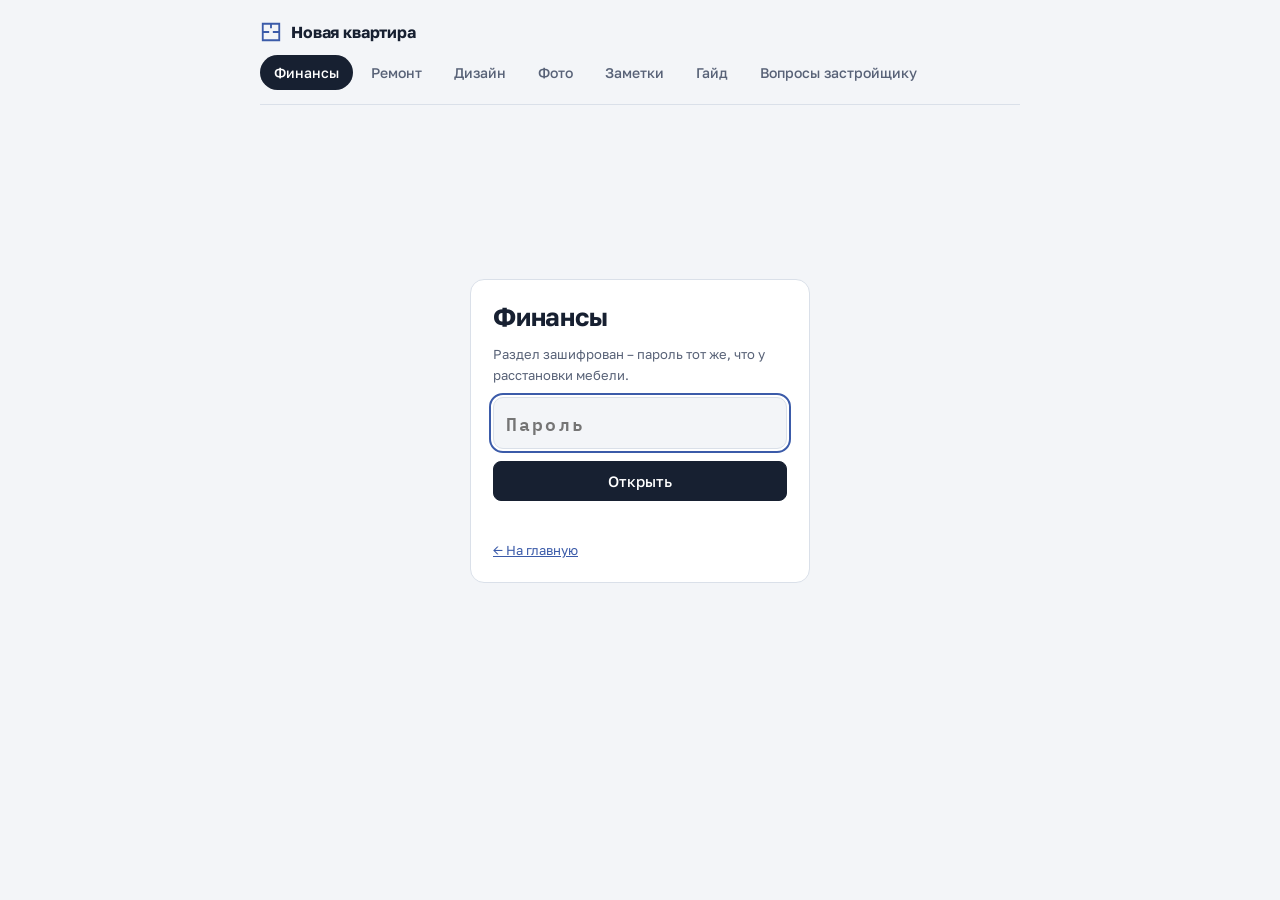
<file: finansy/index.html>
<!doctype html>
<html lang="ru">
<head>
<meta charset="utf-8">
<meta name="viewport" content="width=device-width, initial-scale=1, viewport-fit=cover">
<meta name="robots" content="noindex">
<meta name="description" content="Финансы по квартире. Закрыто паролем.">
<title>Финансы – Новая квартира</title>
<link rel="preconnect" href="https://fonts.googleapis.com">
<link rel="preconnect" href="https://fonts.gstatic.com" crossorigin>
<link rel="stylesheet" href="https://fonts.googleapis.com/css2?family=Golos+Text:wght@400;500;600;700&family=IBM+Plex+Mono:wght@400;500;600&display=swap">
<link rel="stylesheet" href="../assets/site.css">
</head>
<body class="locked">
<div class="wrap">
<header class="site">
  <a class="brand" href="../"><svg class="mark" viewBox="0 0 24 24" aria-hidden="true"><path d="M3 3h18v18H3zM3 12h7M14 12h7M12 3v5" fill="none" stroke="currentColor" stroke-width="2"/></svg>Новая квартира</a>
  <nav class="sections" aria-label="Разделы сайта"><a href="../finansy/" aria-current="page">Финансы</a><a href="../remont/">Ремонт</a><a href="../dizain/">Дизайн</a><a href="../foto/">Фото</a><a href="../zametki/">Заметки</a><a href="../gaid/">Гайд</a><a href="../voprosy/">Вопросы застройщику</a></nav>
</header>
<div class="lockbar"><button class="sbtn" type="button" data-logout hidden title="Удалить ключ из этого браузера">Закрыть паролем</button></div>

<div class="sgate" role="dialog" aria-modal="true" aria-labelledby="gateT">
  <form id="gateF" class="gatebox" autocomplete="off">
    <h2 id="gateT">Финансы</h2>
    <p class="muted small">Раздел зашифрован – пароль тот же, что у расстановки мебели.</p>
    <input type="password" id="gateP" inputmode="numeric" autocomplete="current-password" placeholder="Пароль" aria-label="Пароль" required>
    <button class="sbtn on" type="submit" id="gateB">Открыть</button>
    <p class="small" id="gateM" role="alert"></p>
    <p class="small"><a href="../">← На главную</a></p>
  </form>
</div>

<div id="secure"></div>
</div>
<script type="application/octet-stream" id="payload">
QseBWpor69ptymC90qsqR7K1Edcx6Ma6P2p9KA1jsKpG9TaeDTgY6tawxcg2uwoxdtr8l2ckljKbpAoDZYfrZFA64EJHrfkH8IdOrDjf2hZE/yEM4+7mAsrh
SXzZejhku2MHLdEbkMHwEOnOslCEsA/fyAVDX6el9yL4xHD3RysixI28Q1RRv0up69A/aVG4D6Chij1/g9cNAKNY7LYvOuRKhzucSG4MlRXk5qXSwCnRqzLs
lijFiLahFFeIH9n8EzfPu285VfQoVoo4fTv3onFICoFeHhd0QWfl9/xc3uWSNe8DH8v51mHG0CBZGT/nGrgmdXeTIjBrfp75S6ebYZViRrHO9B0XYvVTCGos
MMfBFvkf8WGZRPs3BMRSube8uVkQotxwVc9Px2qYFsXHQOvSkDGG0kROxUP67Du4a3zBkcedDRis5oJZANv7uqGkdsNd4xvWgyKetH+cqGBSjU/SSuneOb+H
IFALqGddrwc/02muaLJuNGGtaOBQmsudxGAYgDNe7vhf+kbYlsm6hQa+u0V6NsArRJCXuyoI3oBlVcV5D3tYWgbltJq41ZfvIiFMa8r7cVqYumZinQluWM+X
Ev0z9GchaSulpbdf900alLq2qo4o5c8mKCugEgF31htkrep1Az0S1txVcQYivVhMxKbGTxl7YMWaqPTkmBPvwQR2ACOWwFa73pg+Uqgw4YwpXyEFVil+6Oa0
RX5pAf4wZAo3fPmEuMdLvnSsvzrgtCeezk4BB/0XqR/dDSazNbdWflKnAPHecsA6CaL2Y4fsGETbEpv63CwifNnN2xGVCr3WBPL/X2Mc/DV9TVrHmIc6RbFL
S3VFMrkEVgApLQ6qtgOHRd3uZ6aH3qyioigD00en4lBEH1McUx5NHupA22KSV4i84sx6nmnmLytAqXra2QXGzco+ckgkjbC2vXM0CkAtUgl/puLrtrdLV/Su
zhb9OCCPMXDW3CHeD1kQiwQqHWL9lruJPfl1O0Yc7saBA09tpM3FHd8YKzwoiwxjjD2GAOyl5ULf3mn6Tg56prrqgCu4wYdnAgNmheOPmXoIdVnRRamsuW8q
tsIv5uLjRrvLcOBmQoyNXk6gHBygtAOWaFG1ROVkO602XBnuftK5lG+mvH4yiExIFdlvMB1J4/UChlQ9g+lD3jDu1FdrpD3gj+ZCEl9rpNMV4QQflUMoSZSe
pptVsCYAhARQMYpgpmfBnyY4wE4z65jfgRcrf2Wl6KommNI9F4A6VGCnOL4BjF4WOHoVacieClinPx382rHWv1nYqoiVybhapzAznyIncGKztUJwV65vzyic
lUa8HZNYJ7+WFe7L2FPhEoG10BmIJrRQXWnSC574yTjlwmNUPJ8O8mXfD7HRhwHC/BuZT0KkQf6sfjCVtNOLGntPprgbdziNkwn9MZptTtxtHOP0SMzhdgqL
afELIr5QZXuUvPOpNcYDKvcG0pnxVRVtLQQH8aAOAuloT2IElQ5MCUe984GX8rLEhXUSgJPJLQNNu43ffo6CMmgJ6yh0Nd6VQLJyUBd7yAOfKkwtUp/Ha01+
nJuB8LF6UEttZiVotkqcEmyyijShnwR+TwwyzMH4vg7UuTsGBnkGU2/wVuKsi+9pvDS3kJqIyJ5bCHnQcNZCpGFH0BmxaJt1PtztNed+fhp5IehSd7FqXH4L
1IdbRWH5cs80sQqs5pLwUlvu2J84uo3Q1scviUVTzcI7Rw8RYljdpXHSTT5dly/B4y096iwCqEgB+5YbIppwJ5nYsqYqLiBxXKjwqEFb30PNB+TB+V4Wcvwv
Uuo08Q5H5QXibny6Sonjr1nU+/NRVwYjq7Zrs3OqKRbaysV5UJDVCw+yU89Z+Oj3JLDqR0EWMT3kArTvooJ9hGIZl3k9rFPBAOcyDZpGMzw3LodLrXAHw9K7
cdM2MoCvIYiLD0bALSg1Uc2UpOxQdTponcmEX9995RETtDzhRGyIHAq8QsW01TjY7HpNj51p886znXnOML6Oz873XL36EstVyVfJg6rQo2aZIf3F3pCaVHw/
nQ0ZRHo59e+MpCgnt9WSwqNIOABudHRcI2HvppvGXwEREmRQCq3fAWyiJkp4pjh/c/jq6KAdOCoBwhMuOvNNq01gA5MqjLC6C0LCVh4dAm2muojqRsoHuc69
SC/NJOqk2VV9KhdsyMy4/m/fLusO8jB5SBD+/3bmNkWvDHHDoymryLWUA4uBNIR3A4iNXJKj+vh1GoijzybdZhD2cL6T6RRoAjfnYPJ5M6LvHaF4UvhlcOk9
0S5ZfG1BYjR3DHth830MTUMpxRmkooDSsJiF90916cvKCQdp3qflKVTFD2skqzGYl26H8klp2nOgMjGcDWARW5HW9vSJJ49nJp04OF+xdIbAjrnOBUznOrrY
vfoWu70BGUnjod1ellwyNlHZEsHjdcJMZHwxagoFEtFYv3kyLWXd8Pcz1UUc3ETXQJujLNYsLFQv+gZMz4cUDCzzt3qPb1AkoSI4G7KO05MxrC5iN1aqa11G
jzmpeZAvlU4n6Q7V+d8YKep9iz/lr1o4aSA/quv/8Nb2wFua3HuJxDUynTQe+J0J26VjMPXKheXou5mCIBt+/eZSr4T0mYjJt+eqyfjitRUR3Y5wDNG34cg/
9q7et6ZOaPyjG84+bdYwn+ejGwgfcHMP92fxMEu+kDb44Q5jb7aFiFkvGb0T/vqMnGeySlmNHiT6A0aKyEQjcCmHjz91CdzdXgudz6YR4SdrfxiqFRTAF+H6
LaS4cLj0T5UyzWl2S44GwQ8ykoA+z0U8+7I+MsLsUhJonbBr3Xw7nwGcwau7NEF3i62D0vRvgXpLB0r9X9B6FJDSo8g1WEkIOdMw6kGgW3q+adYo0VFe8+le
V1vm5hjdOC07n37XouLIjesO1+nxsCk4ORmqythXb+tvw3XYPX1P5DSJbmmtMxtTvE0i4I+/f6jrxPglk1UDYr2pFXHf7xpunn8OD1s55waTinhnZGw1IHdC
KlnXi7H2uwFaaf41167DNrZyKNX08UWlbJ8OZLb2Q8ZVtZqyrjKKfwsyXBKiHK91Rw6Kyy3i5vegw+zMf+ZZWYNlkqr+/bDSlR8QTBePsI9yKjcn7Rw8B+XV
2CZ+yihs+1E57XWLJ2K1h+MrMml7i3vfYeG1DSDqLREl8TK2vNJki15HLeJQV9A9wmnMF83IDyEp+TrxzMsPYDoS1DJubFls2nMoWkigxhqmH+xrNsFJhQT1
bvwPq1b0mm2FI7b9atwuagYk1qEpt0MHA1iWAMEwJRiOeyOgXvUW07zPM7ov7o+lNzqPkm6m5uPGYtZAXyDZNC9GiiCXLmq6RCveNCbU4D/syJKxyJsRpIFX
ljDBZTRbg9rTX+epEFH30dZGpWzEPMhhzg6+y0AMzy3XtgEp0G96gH0+R0uqrHAMhbp7rflopQjTCEJBJa6jB1zKYEzMxqDptW9kwAS4qwJgr8uY/Kyxw4n0
TUbqj27qTuwG+gku7zqd4RJaeytlUX9JmT15wTWkY8D/6DXrMToJOmwqGqfEk8bg2rCoC9DvfP60tIYnZKzDs4HFWFqbRMoqg6JQYEA50sgzcKJZa0qwBN4L
f1ZSw4lBD1iPKofo3BwoHjEhijs7f1HpRP2gyaNki86Qd8JfsWfMFnFZKYQ2uzede8l6XYVvVmQQvOEacwo71GDZtMvmpxH4wJgOeYwPTwodco2hVGYuNvi9
gpwC2SwCAUhIL85yk8w7abiZVwG3jMDKlu8CIvYhk5OM2HYGXVcJKos9s8laNNspwW5XkFkr02lFn6lRcXZU9mDzDGRVYkI+hzpon9nUbPqJR4lDiBuvTpJU
899gCLxvIfGm6zco7b+nXhCPZPfeIwOsYZ3Ne6+6mhrE6ugAvWaaJcmq1J4ZQ4hbu2MyZC4KSExiwcJJik6iD67Mw16L+jYrf9i3Ywu7PanH5+sEUbyIZqN4
Vq/6kr5IbY1thom7yjwipt896Xgbkwwgsax+VzyT3tyyHxi0qMluEgMGc51oy89kbob/joLdgR9Ei1LuLgjyRKN4GaHPMDMkBxbtczYs3IZAV1hJyYphzMpS
6iHRlLquoipOgnL2K243yXdWoW3gZSojL9tqzsEt4gxN1MjE8zvDqfNCK2KF6siRagOTYFl0xNOrxwL6ZSYbTfs3LcK/RPRmvH7uzmEXRG7LAkP/5vrkf5tW
9aw7OSADQ7GCSX4HKQZWKXKU8hdYAEn7aFIgNGssf5vXcZRIsajokVHRketM9ncYX59tG3xcaNsHaUO3fiwBSMyZqvLaNLoYO5Ydy53iOEgNGHk3rZvevLcZ
RuAm1hCEOZQ3MTH1Cuv5W1ED5k29QbICRXeQX87/cDG7hUbJJ2Mg4qFZxQP+aKir+OcaDOOjIrpr4i0o0nbzXobfaNbl99MIyeB0iQkmrWmjbR2mi2vpV84R
xwy2ZoaCZ6/AnNECG6lcmdqhrtn/6PfmdC68sXMTC5g8urKA6bHPkMUz5MZt7MH3v/HnCdkx3LlfRwy66H238BEcMSrRllYsHE68Auq6hm4uscqndwLvJFmU
JW3nVsvHLNkSBZs/loR0mXAgwu9v4SCHsnsizz+7FQHlFZUNFED/oYvlfX4xB6Gsun+9QVToWUZa8976L4hBzomd5sjUXK+2zmXLbvgoqkdemHedjNHZiEBh
sfKUHJ9O6OxrjBaxxJ8HA8bFtuJa4+dZP+vJebFlWimL9kUFX2N3D/4MbE8568HuiwOrKG2BH9cp821lRYcFYTF3RBKBjHI21llUz01GWC7BY/h4IFtKJsHw
+gLf31httK63W8YyEuxIuRL930zkTJ4WAenAn5eXxUUu/8FrCiguyCfKnYy8Olm3ul6L8ZFyCAqEu6527aHNbxi+Q2p0nHzwd6tb9kNxTScI8Uw6Z58TUH++
X1QGdFBGWYcCVBKGcFvTXDqncPr9JnBc1npuA2RFGTNjrCpLf/t5Dd29a0Ctu3oyUsYjbvfqj6bzArmiUQX1I6Wm+uccnGqkEyEZvcdRpye31cKldK976NiH
dyROC+o+hNdSFmuUCD7dUeU8BvnBJqx6bAxkJpvkVpI5jAYLZi1EMdPzGmtBDF6L3+SJXVxP8yghah97x0nED0qKwVi0QOLqbY8nm9LnRcW7Z/DNr8xYqHvY
nO0o6mzc8yX7QAmfdv74EZY4HwRWtlXONcOLv2ZV5z+u7hoImis4S1nIK6JEoyAO7eldnjr70zbp/Ookc27n45nWGAu8CBS6jO9IEYuQ59novKF8cJKafy00
ZFWesqvMf+keFKbVjBAo6DuqvX8qFNZxS0TKbkSaabfHGbBjMxa9INydMTczS32vAXbaE4gWegJckw/xCDCP3cw125tl9gRi0bsRz6gACYe57lfdbNmhNP7K
hRL3Kvtl/OYX2tbTsDYtcI4tx0Wis2LROYEMbu6hQPgNoNJEc34hOihcGGW/64SPsfFNl85ECWrf8RfcLH9kC2P0RsYP7llIw4+lQTMsn0/JOurAxK4EtU1x
8khoTSHdlxlna7Jim9pc6Gfbh9WuzFfqdIstBL2LKC7WGU9LzoRC7G8ZIIeSi7o8RAofjZI8GJLEOR3l21hr1oBBiUiftVXHhKma/OfnbgWVnn9pWPxXY19U
hick4PRtciWQbLOu8MVXU51eo+snU4Cw4AjLZw6tBZdALZt9Wm0Thmn+tH//V4Xt7Fs3ZwlGP76Dw+antlY432bY6/766A5l6EqCKJ4dZWTHRyP9rFBAgRPO
jFecSvtKFG0zOga+fFwkuLbU/2DltAbxbFViKhwVpXrYztDe608q9mMxZSuR5JLlAhksAXKXS0sWKq2iurF+15G0hTWfUXyO3FW60UV4go+vmEKPYh6ybxwA
hBKaGePaZvSwLCWsfwv5TEwE6QM9ObC3Uho2Dw/G39k2rOxWa+fX3Obd6bvlM03InJZQHJAgGn2yUuQxa7K+1BRGD1CkPwqG4IyGEEta6En/ySY7HYb5kjGO
a04OHbCsQgCcd/QeIuDd7i/DoK71xHlTtrYZ0etfBqACLd0DwMC1Vjz/lbdikUSqK8C2NLVeSbsTC8gIlAllSXGMLKR1uc5ST/3SOcK634714EQOsRabgwUv
HZ51wR9oUZiDcaBpnBp9OpEZTz3KNnFqyagJ01++uiFEJI5uofk7xKmnrm8tCWcbC/SlVXtUGsbhwKCxXl2WZSUtr3/giuRbeQiYoi43zenU43EKQ39fqBJr
IFLf+6qZ3h0QhwxbCguPAEJBzFqBe7aLZdFayXkVy9g17OVEHzQzh855MSwxvmoxkQT5d4xXpZrFp4uCw4qNuflwB3tUrPUzX+9b135kx3DBgkgC9Rt68V0s
9T1Yg3VZEMrfkXwYZ120sOH/HhssFot2jDJ28/+OdhKVPnM7Fne8BN7H5loLo1wkUeLK7wm09EK25YvPwu0nm9xn512B+fY1hngEXjX5sQqINFXGLquj3Zhx
NRdPHQyBx+rv4/jK8EBcqgdU7XKZWYLn3lgBZ9mLipzfl8FKchl5JRHn/jca0zEjoV3fbmbv2qjI4sIfRhtFk1Ga/49qS3rTmWuzraxd5dzq2EaBql8g0cWv
4fVDTx/swB3I6Dn+Z4ziXGSAQJ/mImpSBgeGvpVkorvxGYIQCRLbrLrrGyUpPqn2TMLBlpN/eQ0KyGAurYzUrFLyGuI+th+p2ZCoyIrUxlhvsgF6KYJD4O4Y
dvT+58EuxSeN6Sh7ZmmDEdOgUcUQYUawzwaNDMoO12ivp2mNjW7psDYvkQuarGiUo4/PGPL54Z9Iz2r95UV26A0mOhfMaCCM1wB8s4qURpr75CBHHrICHR4q
3LS5o7D6T7z4KLkcdLw+ySSbHr6rCms4qtWsLoMUQliY6Ct58Y1ww6d5kT62NPAqGUy6bqgVWM6Ts5lHhBd5Mk7+HajQbr2Gsasgi9AcvNEkb9dOuU6iqK1P
Sx9ZqcPXg7dRrFbZb1Zn6KZlpe8Gg5KOv+zDfXk9dW0MxOg5MPUb1ygVXJ3I7NC0hdVvnWviU7ueBzOptBi36eO/qfkMvX0aMzVxG7qS+H9QA6ie/ELFzK7/
OBmSB4a4oH0g4ufl9H4ReWmmoCo+pFkwFiLx1WLmux9fqQSVDwW2TSWZwFYXoM0eBPelyGPK9tetJhNi7nS+PM5wPd9mpyyHX3n814LyD1zZXo0hBDqTShqu
Do6Iz7eKly+sSSDZA8udMJuLSFa6M/j4FqAqVXgkNd6EjKnjvSzV3wsWgBSiSFutMmLZdAYFUK7u3uoAzew0uqZQnqvgmRIYGh42XKBO6U26lowgGfw4G30H
MsoFYg20vMUA9gh9EXLs/cie3AXM0TbnkXVYXJyv65aKZeuJMZR9zWBkwOzJyrXQMnmr6ShinDGbCsG64Ad2hKBjSaDhuNNF6zCfBkQ3JWZaVQY4lyiXcysX
UX36aSo58r/WiNolsQq0RBJPiMpHS2sqRl4kmfUoifWEKfWi17JE3O0nK2lSM2iX3PDI7leRF4wozf2EChYnisu5meFe711rrgQGFR+vcJ1X4RVZbwtuAvqD
aIQHFJxLRfc46ihmXX3CGNoj88NBaAhNc/G5fsp4ZZuv3g9duwgDIqbCRRTOePTeGiCTlHEFCqjfQrpLfyhMeQ5nSqybE0waMG6amte+fSNqUyLQE6ounZ9g
Xx2GDy658A0BTFYNt0FgAjlq22Rfh1ccKyY1Xqe6mHfRLnv0Jxqkumm1T+MUP/C+7yg0muNV6GO6Ul+KBog5gj9zJY/fn1GJBUKfc4Bjt80xfL2uc5ZLhAeF
mw5WpbPEp8Xghv5dCxfAhL1EY+kj4twYHRonTt2sZLcHwE0xaWqUH/Jlqu4C1VNlgscezN8wZqAcFuzGmwhRPjGp6KBk7/uYEMQxbT52zgoJn6BMx3MA44W/
uZmxnhNEy/G/ZyBDxjv0LZB/ccBAZSIutLg5jb4ZIG2mOR7PbOFzboc5kBF+NnSq8GX3X9xjvxiwWrW92BzmScmEuX9yyuRdi57LiWHzVuZS3hh38thX4Dt4
D27I40oTZ2P1gTgo4S9qjKaoiWph6tVJ3Necs6QYwCbe29g1lFPM5G3Z6MDSO4PnablM1hYkjOTul0LwnUDepYbJj+e/HAI5+Jd6eb+x6rGfb7mSTDhB6K5K
u33No80bwNA3Ki/BT55T9axDeYNlec1wHceEYPgtl2LdaXvIOUG3l52WvSEOmW8J2rfbxdIeXEgLl1LKQsVGiIt40HGugqeS5Gk20fmB7hhhH8Lh1OkmjUv3
3fPoh1uFZj6wsrfKxmzVACZ+FtXYuyMpxScr8SbT+6mbdpWj7nCFi9eoGZNVvpvVkOGK1VvELNb80VKbR/QRF8g4COHDg/y0vsw0X9W3I3qgz92UroDVMZEl
DGOivbMhSqslP5J0qTq6RbuR9Od0DG5ETmBz516f7yY2VXiw3RWjANCREqyx+mBKZDz0/G6FZnOKs6NlhDaMG3SD4XOuE0a6SoAhteP0yqqJup7Pwya5Spv3
G8MN5jUBZ9XgFwsrc8fPRWSPgd2gXKIFtDv4/hN5tOnMNi+JJSza7n5zV6rSUriV2P3GokFHv1v9DI9ygJNYnE9zR3JH+OvjHjU9mLz/9tKleUI5Tm8FzFWA
m6OMFTnlBrwZDD+/l9yvP0AbsakJRSqVmRSPyS/FvnodGCruK5Ujp01M61oNPWF5y9+CX37YRGyWa7mJGYODhouCbXwWfijjUyWVLYxR/fXwIele/r5H1IJC
Zci94mpmtuKGY3U7N1+ZGvz8qeil/DbPh9cszFjV1Nrg3GrVwl+ljFCH2jAFwKkVO00SLzJcvMxQ+Eq1pxotDa4Ki8mwCSwYbnf3hG/46CBt/z8d8tDi5Ivs
lSCvH8QFYSBwj4zbwwYlj1PN3xZ6GNCCgPwQd5rHBtfWyNxok+MeBe/BUbHs6lt+LcQUgHesVmOJ+IAczNrfrky5eTpaKkGkuzSOkfYAxMNXja20/yJONAHb
tVYgmnp97GpGgnaA1w+fzeD9sbzkleuiVwnSIwHl8UuIPVjpGJGUM7cZd/0taXsWysIPO2ruN4JUnyi9oKlHtQwFDvhqdYa3aX3KciVlv7PnoT2WIXIarXbl
+xNwsCxBQl8lz0sCD88hE7k9YPVwUaqsvx2/5vIni+V3NdfmOLnDCUC69r26bFQm8XwvIu//n90sP0w4efMGvgfAYvUIxfA1nHd1AAxADUIhHn5hDEWc0Kzi
Vl+sMXSab1YnB/pmD+ssv2/U2cPxnQ1wRUsUdwk4rV3yCYfGZy1/Z7rWv3KuLu855ID6hmW3N6imKnNqtZ1Y/S9RZumcVllkVJYDpFIwovdt4Ni9gvYV3RLE
r0V9TBKu4LEci/iLd8YgQptkFDBmbSO31mjX5GR7usGkDhNxUwXZd8vAo0CnLypuHjbfHs3/bdGf+fc8rf819a63mhaYOlcZjS6FXJaSZ+dfrYeALJQY7irh
6JcjQZ7I4IMdP8pM0I5kG/4uh7DkXKgUHw49oTCyMjIJJuJUxPptiUvGzwKJBfPVpuZqalds8JN2mF5NoKPqd8fjr4eWEMBTXW2USLhFVqxC4oh3YsMOLpfN
NIaMtwecSB/uGk+nx5cFCe4IctXe05LwDNplAfEXJDDJsBtRxbYhZzHfD3iC15OxQKmRsZzJJtk/2xJ4PYRgYZxmZ8JA9EmHDeKhTPehR5udM3Kf52ej/9XE
xMMkncvJtBMHtWcIuUpWX3RMUbcLKdaGwKZThYK8tMSkIauzAt+tTr17cs50z6C23VUyAzkL5Un+fInkfWvXUFln4hU19EsMuQoJ0/dLCwNi0tjt8+IT90QN
Sa3UruURMj6fToBMyXw8eZFinR2duR86D5hlrRhvNj9/I4COtMBdcBPX1ZHHQD7CGPLmOa7KkyCH7XW8q84hOKSUGbWHOdY5OLNlaMHk6npg4gIWuiCixnjA
tU37zn1gFoHptLUbKJ2ScLIUWISWkFU+LmxM+lEeKYQcKOT3oVUUX2FV/wL2X5z5gZtGkplBTyQkWhZfCefdR/8yUYTDwMdpalNHvypGHLc0eIU5Mj72rWJe
z5LlY3R/eG0NV/1TMabQZoSqTDbYcFxLowvxTzGqmwbDsOqDr75d/Dr2HvfXW67HsE38r5HlgYrtfp1yKKgxIdy7FdYst4KHw+RE7MxBA1JmYqJiRdfQIMde
dNFqK4WxH1AaKRK6mGTkIO4UIyD4AQHp3/+T5cKlML4pwZ3xDkTqJj65CbicE6GivbqLi2M+8xyboQ70/gYRUUuKIZGL/wwMJ9ahJwvxn2b4CyEieN2NHvIA
Npab4RnpeFUOZ28ZXxnq/Jww0oiM1a337Zw5LnLEO4iPuq/382FrcQoImt1IwvgMzU19Vbihpm6i4U+bbL8i5LKPLl2RYkLvnh/X4iL7e5pyXgAum6KBO+T2
LcMJTFRwEpVtQV7zH7rqj0H/SwLmHzzbb1QSdUq5mqMUO3y7gR6hRlNJELMOphB82NRgt7CxgfT/FqKcIcrcFhigCoQiNLCf+xnvqndUFiq1CISItiORKBXK
cpGyPItRamok01l/qWgk2NFy7J5GG3CjdGrLeQjeuAIQKNKO62tPKSeoaRie5gTkvS1KgFWwAn5f00Y6HQ25r13JHJeJcG08/5XNcHdtxbUL09d+I+4LVKG/
kAmkEwlo4nf6RNIjr1yxxUoNuYt/kWqrRGUa6DoHPmP5HhhNTMsuXIw4BjNRvK+ngGF47X929Uj85KcCfTRBCgq97r+h3LvUw50FC32v6fQY3evl9UJG00lu
olsoCzGp8Gc0avGAKVXJe6GUSgplP3mzHRimdgA+a4Kl216qSHvyY0LsqgfyiN+A9nrt0AKMYB80OmFTonYMpMguTqTyI3/WFOajTfXyU5sv3HZi5+7J9Uaa
SrSol1IrtwmWZtIeTwDjNIXBhrp9x3OAHHCPQO3gx32ouWMZtkyUNfx12ze71BXVd5vajFAFxI0hxixboy/fu5AiRKBvsguOj65o9nh61DR1q5pKBMcCOQ4y
Eu67fJfIG9GKZgTNLykA7ZbkuFWIhmoVuxLKSEbn6FEFZO/0rJDEXyW6H+qY7jtxdwsPpJteDSjVweJmBlFoQ5G5fI/YXYIYHMPqsjdVWD4M8/89K1LJ6d6B
MTDf7Gi9qf8XuIEf6wZXsjv+DneXgh/UEcvpg12WOPxvh5ufqmPN/SNIYF340nWuy+kecmhwh7JDxqY7SUcQxcNDQ9l9NSY8Abv7WRyujcZE12k5Blcmk+zS
bt/9fRnLZ2UWG4CK7CsvTu+Wc8FWL8CKa4J+pg6YlSJ378yPngRN6awqCr8BBe1QXfn9Le+AeWPHPkiOWxLOW8//czr4lssrlxG5xG0bY5lFHV5NbV7Lqc2s
NJsvKX9L1HHLPGyf9DZZtMRj0fo6pwfmhevnAH/A33opUCou/S66GyxX5jqDVywMGVH/uhR/QWr03VJN+FcHxw2FP9JO2/wOhLwWVhAlWCHEYywVPc47EWII
vwCNLsFOQr05RfBmowTRzKXQVd0qOIiEKDXv2QONayRXw83kSAi6ZVvJCZbLPjDLZILp5p+htaUWSWRNorRo39mOGGeQ9JJn3Xxys1ouiDzVJpw0yeYJRS2w
2Vt78SIbFnS29DhVUhfG/hQUI9SYtPw0/Hv82DPXuv13SZIDiiuUXi6daC6yP2NUOt7RxXqtZQCCIl3/X/FzlUwYysO1mRImj/8PxEkywEC+7CyMGO7QjGj3
IA2M4oNthH00xY6Bo4UJ6saj6Mwqe3z3ZwOfN6JZB/ETRtMowgdsW+LGPH9snsmm+KUjDP5ixD16jpqJKnSgfHx1RVpe1RKTxv7UQmc0LaVayoNQ9d6YC3h2
13tFLelntukPTj//ZXS6Y8ZBbxk4CacyrfVnLzBdr36Mx0f87b1l6y5m31gQs/aATelFQaqC7VbGHKDKbuac8lASjhUi1iEgzQkeSSVOaBP3yxR+TkMmS5D0
FXdYr7103OoRLKc2bwZ58Jd0F77TgdIwym2xgosYJG8yiKgY9Ab7RehCTQb1J2FO2H5cUfAjKdBJbLqjwwgHJ+iOcMiLRXiH5of2c6z82gnZ7yxdJugmhy6h
wZiSz55dbdSL2aJxFhVnMNqF2vPS0U8WX5Qz++hKQ6rwNpjMhB+yBgNftMhbbKEtIr+0yMMORAPrNy8GRqJBo9g8EwrgmKgTOL/QHkfs8gUyVoQeaVnI0Ofu
QhZhhd/JHu1e72v0TttYtXHwkLGGJ2ldsEHASLTyUI0NBy2GLnVeAm3LAYUxuQG7DF2KBqigazAMK/VOgfdc4igjnoMTREwLjL+OAvbByyuV0EXshac5zW3W
T8wkQBo9v478vc/QIYauL/Rg+vyyH2lVzGQjMlx+gZiWKald1s3MmdGC49G28chlofz39DWG1NI5u7waQJeCIhrWzE8a47ZQUOzBvrsHioSnkQ8Ace45Unwc
N08P1or3rSxgfmmvjvGpA33fb0iCBIwatqblwPtIP5q/87eAZMZHlKSqQ8QiU86q9BshNUE/jfL5V4X0BUo98PeqZe1YGC9QqZsPC87ptibem0jIR4VWXdtf
9fNr7pzCR2Fp9Gh4Ba9JKOiqHhunbHFcyk2QHoR46oPbsmbZReaRIjcqulH0Mw5LwzSRNDc7qP2lqiXIUKuAP3QYjmbr9WVfXrYFmlfE7gVsHDqcVoFxikyU
+ij6hMfK1LvM54nrwIEJezoTz/i/ad4La/eSlHWfkl90egH4cgPsgT9TBKJct2CoUMQBIPRVwSGwnIFmL0x4G+2wGpwD8eP4b5eTbW14dvAS+i4yfZfuOf+C
ScQChIttrmHXHSz64gdekKVkKaJzMhA92vBXTYYZvfAE99bvNOl36HUxkLmvRdlDuLvEdCL9+XhIKNtI+MaiqgMx2/ZteQzkkuCXLN9flCF0XpPT0XimyuLO
n+XigoOsY78WVmtruZnTZTXna/3GMNUjIi5HcA+BnggHg2vRRWunuLKs/WMqINsWWcfEfJX8QPmHVtd+zFLW+CfJHUrCriICqGWB+gEyCZIJf/D62flStI0t
oqeySNm1wiE7MOJ8oPo9f+LhHjEcAHhpIBEDWt5t/651DN56CJOPTRemj4MVWjQuG8NvczX/RZcVPQRp/RdCOWwC7Q/XPpHVWOiWkY5rsm10dI5g5J7GDllA
v0RZjlmRBd9m/52uVBsFZ9fDNWrCgRvEEFQpOpt4/dMQV4yK6Fx1MCUhFDb8/JZ/903Hs8aZdp1Q6/NJQk8kKaQ0mBsztXWGIPoIh4S4ZS5KWuHVQr7X5Prh
/gpwPDe/gCRRQPhRe7gRuK/EGsiPav2i2w8fM3yPuJEIJ5vhFFiB3c55iIYk4gPwMnoE6S85sT39DioBxKFUz9T6tYaj47MsejlCxF2dr636eSMZkuId8j2R
Rp9JvV68GV0qhZOXYroF4Q5Fg1dMxvas2dfyi8nCmCkkVm3sFc+KymbGrN62KF5HHJjAmT6k61dnAL5tJz42rNUczAdpwFgHeWXwfEIdEHCf17JFmWNyyiPK
4RUkrEJCJ5uNRJDEQUP+K4Z2xU4Fr7vor3mNBGQmSKjd2/EBbcT9xrpOjamtf9m8gOerkEMHaz7vdwIeIa0PnnXGWEcxP8iNokc1trxYtiuLOH517Tt5JTMB
cgElefbIAQygh12Q5xtP6U/6JWsmxQlkKq+bbHkdzulYDQwn4GBfIb32S43FOio3A4RlFmVcOuof9nIZk5nLoo3CB+MdGs4nXQsXTf52WOAjUa9lYNZzV2Rb
30sSIxQlvulire+LrgkufxpzJzBOYWlDlYsUAXodjHb+WYaOtvIL4LM9M1L5xwMIyG7YW4b+e2FdDuL7hOg1Ul3t+pFsVuhHVdw0MWBXjxs19FZtywGAmehF
bbzE6KZ+Oe3lL6kKWTBvY2dhl40MByooiUJExZ9X0iCes25ZbpaVFXdAHjSOOC47utldlYEPtIfNFeiSK65AQnCaeic8QA+FP1l3+87bnsYnhDc+T0vFcR05
LHSSG27yf25YbNJYHEUuOsRSanqpJbOBWoa5HZMMBs3f6dxOAwmUdqnzuc9Z6cc5j5hmxwKfMYCn2/x2wTg4o0qV10CVuIcTFo9z7LewTDunKgJznz0iAVHR
J58ylZzv2HCH98X5vCc4OckOeAjpyXuKpOu/LQPvxANz6nLVPf4dng5Rk3EZDxWi09l55b7uWEx1DDj9DcpXJ/Zc6T7Wn39V8vg7/Wui+9YmGKOcL6WCZoWA
L9oq8F8/nlEOoNCbdSY1ac2Nakxwa05BTo9KRYAxXkifrS51MPUApGy2+LoqEsnoERsRaWqOcro5N49u3V0+KggzhqsJER6ARat3sRX91wHp+679CpvspoIk
Ukc9hFPKRq4IYiEaVLHhmKWMYQQ5UnEki3mOOVmGo96P52f6yb14FVD06jhn0eFlkpRrKSKQqTxL3Ra0Yp2KcSRVR1C3R6fSKHHCPo2G3C2LcbH5CQNZHtyd
1UiM4huL4o4ykGYmIyDDEt//Pn31rCnrXyhpA7RRrVzfyHB/xkQ60qcFMcKkVeSDvtxMMPALLno7CJ3P1KOeWi5Q9z9jo2y7xqsb1OxHJUKWhGv7ohl9EjpP
+8ar7LFx8f8UU5bvlN4NCJQVKzTcpowvA3nHKFlcZhzOkRhlGWnDqhOOuqu/oB2ceCnsM0EiPTMH6Ssr7/4MZpZqwvY7uULkV3qdjnB2H/BNFmfg1YnbR3TI
ZTsxF4aR+C4mwS0kyQdEuVA/Z4ky4+CtrqSjT2WpLjCYLXWHJHcLAZ3xrSGFz8ws5JB1mq1BMwsmFhGQ+5NYxucWlHqNHup9+mTfC+7hsaqCdw+38qLfBQD4
1F9uFt9PWWOGZ71LopOMC5FEPnmleRruwUC6LhpPSvkWS9VwzKcnfGmNywlBCPmjfBjXMhFRvFwgyfzzJlVPfnalJgGwp1cHK1S6+jSzLaDBpD5VPhzH/bfV
FwZXtqZQsIV2iIZIJ0CCp2PPET9ksw9fQnNyl8bGRB9tczputnswf5GoHqkRXu8OTogNTMMN9nnlHjafyZHUzWPUA9Ikit7hqVWzGrYOC3iUZXwKwSJpD7p1
aGnW3N8sv5SFntT9yCPRhAq9OHtMaSVueg8BV7k/PRru95vDiQdRZAgN6yN4qKnsyCIk7GkHnzJXXJsrmDr78cKHsybnfRqJnMonNj96GbqGKxaPeGqVP7h8
/n8hMSul13XH7SrIiFmvZYDEfIWXmg/KM6X04LwDe6ys+qdm4AOHEHHOfurfJYM/FxMeH0SbBgOp3MQVjfmPHJ+0KzleJKeYOVX/YFcWpAKu29L4INGDO2D8
ORT4k7faJndWNkkEv7NWxA1jMZrmerg4Nr8GFwRwB8ENDiZbFtpb24iBxh09ZuFRhA6AyuwK0+FIvlpa1m+KygLCYmMo+QIfkVH2CUmfJMSziv6ceNDs9uHW
93kP8HmIVA/BfBRnADO4QBCouGJGgmpmNqng+wUha5sB/z5wGuaFolr6Yh3leTS8wF9cLrzK39A4lJkU7I22ZAf1VW/oByE/45nZERid+jTuerfotj1JV8iz
G1dVN98PIa2OD17b07nw1M4blZkX6TLoc0pY/0LcklukYBfgRt8W2R8SwuPkRnQwtPdL42gJphxm4kiDVWaSq1bJgUB4tQ0rZFbq7XwS0fu6vCWEH9xBHfX6
B7FsCsoHxQ7Bc9A6FogFgKOAWWXTzI6OPqy3VsIclKNmy8Vzr4iAgh6AH9UdnXXXyehvup4x1SiwBlugpX+Y8sQ5/AtZOTl9IRK5ooKZLfBD34kaetBEIqIb
YtqPz4P3QEAM2uz7e366WUQqdKTgzWBqrbj/IKBFJn2IV2ez6sxn7VFmwiW5F1g4udhpgyfZSuRRcqexkRaP/A1jG5gb4B0vj8D3wHEqH9cR89XDTMWMcqh3
1QzE8evCW9BrauW0YoZZpWb67M9c5pNGFv3M5JkBwokD2SAdflAPEAq1V5gjibrQ5QnMS8tRxgL0s5ZVY8JRYrRwLKXD4kR5X6Y3sloXZZUaKZRJBnPYUIgP
8d9Jgd6eAowJZLbWXug48mE0/ZpI5lU2KpV/QIwG2x3IZjzapcQ7cRzY8vcKczCBuAk4+rEHDC1LYkAuMljOez5JyLDcDHkus9lRMKmRU1RgEGC/DjcNz+Gl
Y35ZHq+C5MSujLTGEkrovTWK7wp9FSDJFhAAGBY+X5hTy6/z82qeRs6QMm2Dk5k1xGM6BMfQN36udvs1Q2f5WizSRmHLRrTT2b80MbKAh0VK/rT4Uvn9PFtM
IKMgs1F+yk6YX6f2wE31VbQMm0bDMHe51goFUoUGoAAhrR9EUCrFeNrVA+Tw7YpzkXo6Wv+Bp/he6/wniHY916kdm+OMyhRy3F9rZWwX172ySfdB8MBbr8T4
myReMRbwdZDNy3Jbg2UEBTDkA2P5ImTxzkZktI8C8zk6tCB/LGEruEX89L7hfqJRTtpvT7bCwp8AOUUG+tAwhJjS/bAg7i9ATjPQHsoZtpxbIEscRT6XWGVl
13qO3TDMEwXVFGxW+72+ajKQl3e9+3+OSH3NouaUTlbhDqL1/u7V8PYX+wW3OORuyqJTTmBa5BT1y95cZyodY1dVb697yzUGYqScibDFO62o2XatZK4LvgC0
rxM9Xm1JB7prEgGIsH+QnhkXEwLeszj1tSVmeERq7eUNm8NfpSvBQMTIGklDMSjjCwYItzNXkMb+BUbjLZpWnJZglDlbU3w3FQIcaa9VpyuB+UFNgZxDCzoY
J0Luj2u4pI+G9Zaj99t+73fpJDxs9nEu+n/kj0U5D9i+k1HboCWAsIc2T+aySx8y14Mpve0UtFv1P7+XLjb8eOIbMouicY12WW3j8XRZb7YfbDWewHW2QbzD
Y2lxps+l5q0kuyPbyLW1iMtGyX7fF/8Y9ikGokQP/dXeayF//i/Dful4lmduMSgRWZ9FHm2bCH+JOyp1TMD2efNnn1ZdZS37Hz36fuDWv/MUMkOQsl6p7dr0
fwgVEOPASnINBed2ytrRz7NZtO6lrUA+JfFtKbD0L9zmNIixeufPZgyQYdGYrDo3lyHLvfyBxcy83hz5s5MdDdm/IPfRIp7W6oHXUCY3wvUbwfDFCQlWYLNX
viBxCNmUkWnsBrnmp7ES+6W2EsJ6M1j3/fYrHNEP3h4Z4DDFC9XV/uwL89+JX/B+O2PGc7X3GhmuyqslqRPcyX7Dmfgoyh3XZucavOISlkYB6A7/to/F62/R
YYWaYvRuqkJIfaongW8b0rQFc81odnaZsQ7ATpqj18MPRJlnbpnvkSZbFJ7p6md1DXARUzltjX0K8ifHjPLuMEua1Ue+tIluZz1uvT1l2LJWmwv9sRV5+n8Z
Es5ijLdxqOAqa9TawCIEYEm3FKDbcdLtsz4akA1KxHctb80iobVgUK3oWSKLS693A2wWnwxxxZ4/QegwElErGNVM0hUrzGfdUh+Dp9ToU3bG20bMXaYS0iD3
CTD2zpPGpogA1vFBjTpSc4uuCgLusUYbv0DkpfMUueIM3YKNlToDajjDwx76Mz6vSkCl5cupdkBXIp4b2tU/95EiMq3VzgApB6Yus+iM0AIx3eYMmGVhDnAc
cAi+G6Kh1O6pQFqKy2O66uOxhjVYO+fsuu4RmxriHpTZJVCHS9MG6HxDKWmTEqvt7G+E7ALVK23gx6JitctmWX3xuutExN1YYYpFjKy6yNHlZIyL+f8KpL7S
sIuAasWbjc72OSPNtSwp0AHa3hAaZd1vgw9A4SQG0fpEJSO+3Ed0h7Anj0LLdr7BeReoxXNrfpUZe9l6euPvQeGp74tm5N+3ZRz4fhe98dxlI1aOpJB74RTR
4a2c58HJHyOy6FMjmE3/UjUUS9OWT4QqGHTGQnFrI2zyjfV6OWWDaM8GNmaW6KELsWLqR/teJfZMYLz4Cyrhkstw6SCCToHDc/AVA/QGxj372on8mE79cwZQ
YAlyHcfbBE4ZU4bsvMX7vPKiv2XsSjHaWeB+VZLnzNjuej/89ApKg7sdxccZaSZ8p3SRkOePdq74nzHDXaR1tccRODILv3ewETk2WpmZMRrV1GUi4yqZhgBs
6WmmuZzaOIqqF1iP3iD9LamD8NxVt9/SNuM2XJkSrIb6/d1ZmxKEWufn7IqDswpUJ6ssf7i4vJrqkPPR2eUZmcAxSBbcyC/6ff48iF7KJx4i4O/+DaVWGGN+
w7uUQze8nDHzoLJepRpWMn4rZ87dc0Qt6ciEqRdd1RZ+0QIEqu62LGB0mUOOybCJ8O46iQH08qv7IJn/O2fYM5W3FTFx96lOM/4QfD5KQerH0bd196BNRA53
bIL06+tPrxSRVLc3BUqwkJv1ytJr0x5xwAGIwkBLQhnWHCRUFHfWd6vt506Ftn0Kvz9eRVL5gOtjO1V/avi170MGz6LRfBit04+ED06FaeUpS3psSi+oIJgc
dO3tAQl0+pLuVziC7kFJbuDiXvvhcB94KqA84ktbYNcjKWJTGOTxtbpRzi3ocDN+D2FdMzOGZkqHdcjjCUM7veUodgKVIHQvDadOlgRygqWTZUPVcMACii98
1YjHNuj56UaMcGAAd+Bzo5Ylbc1JoBV1L2Y2W0tdy9pGpLB7GNDd16D1bU6itGC2KQFUBHJ68nfdyT3iLi29nIe0cBECIv9jseNtlR9ELHEHrafaDtttEn58
DsL7dN3R8HnRkMdOcZKb/eLTMz6QHaaj3Bv1gMNMEbGtxlvuZSEgtx9xDTj/siLKPaBKouM81kiZ49kLcEuw632qxsW8FIRQzJNRTvC8UWjXpsvNdx1c/Dgg
xSsbcuB+7ICi1z1SkERnUrQWZHDC3HhQ/vA7mz4yQomMfaBlBhLNkVj+ptbonY838MXbnRrmWgYKWwGCDajGwZwzvyeYyGPauZw4Z0Qx4zpW5cj/6mSyLvyQ
Dx22GmNHU2nH9P30/cAGaG7baVFlfgnB2oOQFKwPzzxIZXQKRX2oQc0rxguxRx4hTHt4OHvzvEoac7tfc6XFPC6rL6NFHmNG2w/ajiPCY0DskYBzMygx+/uE
8GGfitLPW8WMSYeUe30m2wG02zAdhfDHOk4yU0tMlU0R5EuByf2OGSxWnhb56jgWxCrRBM32V5oftzKS5rb9DZ5HujJNw0iDn2i7SgYJmTc/Vyp87Oz6p6Up
4uex947a3q5d3CNPswGbefay90TmvhdipVEfwodVjb64U75GpQwl3ZuzOmJG8iZkloD59olbsehH5EGkU7NLglB6t1a13NjkSxM3u+l5Ne/WHogT31qkEQr5
vachpWG+wqjyNBYJRtbbnqf5Sx99x9UfuPWiiGyfgB8XzeJTE87/NIiFSlpELY3Na4vAp5pmZF80mtaQeGybhxwsnXzSaG0ClsU+ulgWxjvv0vPqk7Zl/haO
/Em9oSZPj3jzI6+8JLwKFuRDF4LVaiZT8U43SnGrmo37lvSiN2dpCKmzaqFQOQPpDEPd795B+nPPxXtVV1FJgm0bZYuYV4w4BG0nNUZQapx48n0ucVpGhOnk
zIHf63MYjWGaNvIqoorE6fc1lQt603GkCZXCiWFN56ufb8OYf0xwUna1gkk9oTl+6jELzBSGq4diaY+UBLjUupfUMlkSp4wfyd9E2aPQqRI+C5GVkIqJI2g3
Qw9P0Z1lThIEoGehyzainKFXeupyWXgOvAiVnuj/+53tL640yikvjeOwjc5fUnFR2J3bkGN0UTmifUxGH92r23nQSfTywL+fDjgsTDs5sdugn/s+9mZohHn0
WxCw8HpICDZCkiEpcHUJe7hRfZIQiq5uVN3AI7ndx6pbANxUYaOaBFlKJRQMxXa+UMWWCVFe6KepEpePgsfVqmGFvNoV3eusU/QPojZg9HbKR6oJ4SLzcnqK
Y1cehypcq9m6s/9W9GcBzKYoE8DRi8G2DPCv+BGkvwvjdGhxpG+Du+1l8xxBDYwXiIZAnT0lNwoggGp7rzwK7xI71REZ0ih2oZ+GlkpmxBGu2P3YvgsR18BF
hSk8An6zzujsPgizPQvvkX30CXnFZVhmMa81+uUDRK65OMpG20juCzVvModjzhFV4BAQgy1qEWeViSnICfPI+X54+Aqdnlu2zk9Bl7/1YkExU//esTRJ1c50
w8BClSk2h4SoEuN+EYY2cYZxYULKIK2c4gRBg5fsqa9wlRA+mTgbOmKS9mjt9aqub7NA5+75anVpgEl8hg9u/kgGz4q/HpV3JWLbdhBRCnC5VIZ56ltuU7ab
1Xyjr8Qoyd/Rn60LcdOSRYltCniR33bMPZBn4Lh7aR/P/giZONfNzCO3CydsCUxo7kmgUXZ5pOwmIsMpuPAWwdv1RDyqvYosO05CtqM2dpIqWlczhNPtd9cg
Kq/U1+963YQpUaLt2eklvMLBdNpbuH3J0Ig51hzI4t80Rq7cCiwZt3tBcZ3IZ+XvtJeQ7qm94iAUp95/33f40wjNixF4Pi/VAORpBgGvVpUIK5yaJWoXVTVx
1vABFwg88QCAtPoWHvSBlp8k8j8IAqWqybojVxkTRs3+sq1LcBzzs7PXOEFcVFaQa1vM6pZMOn1rixgnuNUMEByAm9k+b3v+ZLBaVrKOuxgXB8TYTWqcA1Y/
m2xuKnPG3cyu+OjrUn99afwQJjgGWkk9blCtXK+VGpio5hs9HhLYqDU11CuCAIetzTyo2iFCkyEBPm7fn3OmM0FyaH2ISzUrvNthPAdWuhPpsIcw4wN3aEuX
MAGRJh1joKTFPGI38OrmdpkD8+gMsnQpaA61wI+rwtYN9xtfR1AOzrEmAAwghzaW3A98MsQ8LP66rQ+bVOvo7ffNreSHXnfrfUkV71RerCbhG5FizD9XjxJt
JE4NltBucCdpI3voYuk7GhkWLZaGFq2mwabFiZi7tR/zhGAKsPqYD/Bqiwctw3O4jnTOglgZuM0vLmmGNlrfRkvjv0k8iD6rsVaf49P8Bi2hgqy9N2Eh1FG9
oQRgCoXzJ+jJDHHgaBCHMt1yHlE+4CzIpYB+dmeVI37svaf0VvM7Ne0lTYqw7SlteWYZe+zu3QIy6IZrz0fRmQrN6WBQf+bHBFbx0di5LZalJHdFN3MQeKYH
Zvkm4IE8J0Ec6bH4R7iwpsrCY55pGY9aRlcTSkGVEz6wllO06El2wbzJt39pewIJY/yhcLTG5FKo+LOBdsle3U2NaI7yzIV1oJbo8HYv8IlgmzZPXnlee/gS
i06l3wGsJVFm+OKe4zvcMLOSVnmLWWiUd/a0xo0u18BnXHrjBdLyAN6Tu4HSEUaqkfefH8CXMAFs8QhX2euZL1szWu9Vh5JWQbvDX2kT4ho3c1cs0tFE9ej9
syGz7JuPWo5NGIOVnHwKx6+bh0PV7rkseT8UT+G1UW8E0FbqBdlpiaBPro2/oWkwwkINmdx2ck7UEwfNHR1ZOeRMATQjV+VMSOeRXwe5vUsOYbL46yUbNJHO
vD+iyRw9jFCReFlFphCwu1kcg/SYuyfDHS0EQ2EcRuNb182yqX7UYuCzsHEIRkPBOniL+k56T+boEsN7frWf7YGHxEGa5Wb2p6tPJY85Ju9rd0MArjts3Hg7
5qT6PkMZKLCA56gRcS4kOpVbDs7BxudYKobUgRWWEV4diOJz7nzhyVqQPJMXzOxHYmqLdfqbIRItXEYzP4R+OxajGMR4K9Hx3l4R2twot4towuxPzv+Q3TQ+
xAVfSQUdF5I/FtqKCVft5LTO7foIZPy4zAE1+crnjvPhvVzmwsLAFwtrjeUu41t/IHEweD7enuXS1LvN8+zEf2YYa/pGAX2M4sjKBgtzMej5KTye22CyKzXx
RS09+KsmfIzxJGUPqxEpsI1r3dGoqanyYF7GXCBYjk6O4dUSnpc2a+Bbqa6b83TIpTshYRWuP1sViKXOefvZ/O0l9PG05XP5CpqR3uWaV1piHvwGnUaAwa9m
Vvi3UdABL17HbGTZMJjMF3HmEXheTusf4ILYtPUhGkgm9C/KJB/PWGBYhH9jfl4iozIFZiuYc1De/D633Sy+TFtbHem6T81Zz0TLszyBTay4o1Knmhj0qdTQ
zy8z+Qp9lSfSYGV+Du3y+d4KaDaKe5CWNrux6N1bs3ea/aP4D61o182uTlIT3yb3xlks8z2I/JsxreRv5Qlp6IOb7m2YdxNcTQt/T8TFxKjgt8e0z5ozXhm3
x2oIbctRc20Nepi3Pt2bqAcvk3TqlYyJSzxFNcJthMLmEDpOMwOgoR+nulfZWQe+50qkBBAR2S932uXmmncl1QtYScXNJK1Qk3Ke0SjcnAgOwRFT9WQ/CTqx
WfhB/NO8MWPC0OfzAqHuKVNN4odcvoovyVeVbd6YB6mxwNbxs3nFYQmhDsJP7vAVBzJqYvj5KvXTO/csztcVwBOq4CEkbYNergOcOI6yLnQFNxGCTSY+N4x4
UQZxRWsQ4UwclJFKW+IkekbSCL/Qx0K5MRW7seciMq6ydqQGiTT3dSfMLYtSKF7QtE36RlXPbyBih4wVMcsE5frBAiO3EGkQ3NbrtIWTUK3rcSK9WTmX+ly8
+mRvBf6FFG2QcXCYFkB5gwAYllENUQgwM5cI22UU95T0gK65ibuLr5PLi5CmEAfCxaeBPHLHoMUkqbvrx0gaV3pTrpl5E3aIskMCwURctoWxpuxKVR3HcK4P
cJR+xMv4GSdsyHlGdHIQiR42XdpuXfrAtmKVcjgwPvkhSovyAPvx8utYdJKLQDId7LK+LPXw/+zZo5rvio1euSEgdQIGi1BT23r8bcVNOaHcsAx+DymhWVjN
RqjfZy/H8/bPbWDT4u9F5GrXr0FJbSzLMIuF/E4Zsar8qYg69pNVTSRY8ThyjW9/zJFbT2ob7BWQom8kIiFsiRJfijW7haEmexZ1hyssgHN/j8wm98REcL7j
EB3jL6UgK6bWmb8EBhadv4P+VaJmsBwZGqcT/EG1I8DUoa+SZBvZkvTURx4fGj9rK9kFunvWmpdahbKP1nBwY4Uq70rvS+aXs+1iSAvDZBOb3lbnkO13Gmlg
V2ughO3+xPSEBi9aK0kHwwBTnszKKMXfFROjv+3GbOyPTjgv/k2s0J/uEdl9MlSVKvTynb2CDpNImdgbl3QCJkBK6FODuvW6BiNmcc3xzOs7x4iR1n8OJ4Am
BAB7jwjpljpfirCpdQ8SAj3kmCv0vhzCJvKCexaBWvJ3p8wyUc3wcV7kSbsHmL1h3Irw44Fw5Ty8ACwa0elG67HhOKG3l6YMxWSt+YMbAeDZj+cLV7jnYjS0
rcmyp5htUQxDw1O2RQeV8LAiJ3T0sGrPYnWxm5ys+Y+mzIFwsq1HH1foFzLCG16U06RsrDBBE24/h9oyIz5HnD5PykxxVDwACePp5UlXoAdF3G8lMd3ErOX6
kocUbg9eIsvaeKTm6JPWvssQNgIAi23v4E4eO8Af3chhw4QeB4zrdGa+1iP2vxkejmtp1nqifKVogyXLQVrlLoaEeL5m6iXBA5RDK6gbfs26lfJ3Xyhnr/2Q
IpoqcbsL9pPZVN4MRdHqFAfPKJEkFOPoIbxhYe+wep+BMz6N9ITUk87Cwk40n8VLKoKaErvPxdlSi7+/sWPkHvs5p1xFQ8BDmbKimMja5LfxqI2ujwsyCuEB
77bFW3wHkpWEMr7DLYZckNeofa1MpLIW+wY4URPT56E5UgJuQWkvsExwH0aH+Tl+rjDYulTLaXoOnmY09kHNudsBe7Rpqgaq7MFmPfroHL8lt0vgmXIWLYXA
yieYP9pJR46g0Tsahgf5py/e7c7UOmjSKhwApXH/R2L2z2Q/f9BPgKyF7mqO6hcUfXpxv+XoRoR4sMqtMvS7PzNpeRVrfDvaA1NumRbTGsJKgSsd2qNqv6tQ
CVRWfNeN5piWYju+U4ENGlTG8YIu4SVQ9I0LzntC9b77DD+/nqOOQzXe/xdtKWvfuZifFDSeElsOqMff6UUQLHldTBNBWK52Fc6MLRrdTd0JyzAtpWzkSdsv
rPbfLmktaD0D4/+MInCkVfZ9SCVHL7+yuABb9dORN+eo4c4IVE0Hx0H2JjvkrU5bhFFoXLimHaG5t8Vj8db4ixeWQfewIwlufo0XbCAYT2/ZHO2RM70vDG9J
Ub4SzHYgMvQmrPI+iEh76BDwI5I3LICxHC5e4meNiIUKTREMRDev6LIvO0KEEJ04QtVA/cr8c5QYWpPYsL7oZVDBuHXDlKFkkTQd5eUIngqS5h78Wy6G9Fvh
VH7lR15qxB7LpcanpIxLxSdnmEF+3ELfXpWkxS5wIzF8Secq+wJTsF2AW58NzS1OAczUSvHZbuyNlErY777pul9Dp3WF2ucT6IHhcOqOTvqjDO8hc9gsj+of
grq6VLoXCaS5jXGV6iEPiHleVfHxePpRM9CXlVtjrepnM9KJhkLOUZaOOidzT/fLMmv+rXmQFIwMwNnSsDfWgtTD6Ah0xTUHb4tNs79GdJE0vPjA/XwB1j8/
CmsYDxa9yF/4Z9mxhvRJMTXckI0xEJb7bR/EgzGNFtBzm2a7txonhj2ZfRb9Cm6b01CwkUmBZsGVcSRbekhRZXB0qhBOIVjm9xlf1NE0oGY001dNEgFoHMft
RrgvAblrEbwBBBe5I3Q/tEsUxUW8lxoBE1Q3vRjmTVWvmJv22OTVCmMbxWaXVl7QHuiRhth3H4I5DDVMDFS0kQNDpn5cI9KqJzdFcQ4W12sNJVdPc1tqgGQ2
YoUhfC+t9FHZXrZt+hUKCjOLT3QXNh1cSl4xRkvQeCUg8qaK/CBBnXUenYwsIuc9P0rhsfFqN5uESvrhEmSpoMqPMNj1UcxHGkIhw3HNBKmJQIi52lszxjtb
JgoiK1F2aqwqDoLs33Lf/ayw7rIVmhY4O2dPnqCCi96NS3LNAHx4DxuuUkc9AFGQhprjxdtuw8BK2gGGy4IvN+vN8wpig9rOGUGtdue725kAo10rZ/bCCycA
IMkXOceXjWiBHEAKMxAPCieadb8B9wnPu012JPP2R9IqLMuYizSN6x2UG2oW7DRruU039ap1jDotn88UmryidSXieEBVqmGEZu9jsGAldjFhjVLREOugmpkI
OTkYrwAEVx21jd3epdW06uLiSYUdcw7BTVXFjUV/1jbozMsh67dFEwFVHFg34cgh80bH1H9jxsQ+jh+IiyB+LC8UJRpWwWQKQDRwDHbRFwMbBu5Xeg9r+4p/
7cvDk93Gt5WVBfwaklrt5HucrInKVNKFSaICgTtwgXlsUE5gwwBsdS3zprd62tL+mVjqx0HVmtETZLTWKT04sLukYtEVqDPqZw5/cl4+lSrKxlVtiqSDW4lO
S4jLpQc4KyDrpLikZ1nP405ZIFzaRkFy8hfPpI1e+MR+jaxONHEzWEtiPPh/mAmRm2NMopdJwQiSPd38+AeOSlccXzprxgkClYe7sY7QR73Ebjf6q877aJOH
ho8UnFHvN+3iW+0tk2x7svrVL6BoGYmc5zTFa4ZUBvNsvu5HAP5Y+rK2+jzWaqQT9cShrv/+HY9v34atFD/eSLZW586pTlpwWkbz1HNRgA0GSqhz3q/LITQd
hSgYMLO58ZRjLiqTNYmvas8vhMYAswLSuGwiiXjV+txTgepgAuJDyF2tIm8TKLuNATjEZqftO47rK8JuRH8YKRUuuPWrZ++70IP1bERzWPjUwsez/7Npc8z3
6N0rIfvzccj82Z7umvbv2tXFvByLsVgNGC3tKY5hneJyGosD7X9LREdPBZzJMklaYN3jn3BUWAugvn0OkEFAb454pU3SuYdjGKdumTGJ4gsqItno3jjnJKdT
3gNN+aQeLNdJf+3wUmlSF4ZDrUJtATNMNwXc7cXXIrOJsIFekIUp43VrkKYRBQ6TNkXrnOq7/Jzd0teqIPNEQ6YAwZIVz9rMm6Y45olBl2t/IuX7USvk8rmk
eMN/y3nVvyls03wgFkAg6vx2UTKLA/tFjpvB7BedotlsC5UN7fCTil7FNCRHTNp0B5hKHNEESRM0FjpySJywysNmi7ysF/y+BU8Gbro193/sdkGxJtt3FRfB
H0qQ7RTd6DgdiWp1Yq8B5Mt4LV90GaC9SZCVBSvVSnMksxenTTCjzlhNFcfH6XCUoWWY1uMCxOkFFOlfR9Zy0wM4/dAYkeiC1lEYtBw8YUOg/M1BCt/smu1q
/YcgjWZzAt+Y3YVQmwPzpDc2a3aye2KiOZF9+lbqT1OBzTuBmy5Qr7dc9sXKnmz1sHjHV8KoLTKgleDbsfkVMZM1QykocE1AuN0xI+Y5a7dq0zXYCgtW0Dcx
+q1w87oEPSjdVMq2hVoWwNTneaHL7DU5Y13nx1iptNi7lQGug8mefOr7p8KtBXZ6l+nLl+mQGQ6lt5Dn8z1VKOhhW7tqsnFOVGlWYYd2ANx6gUO/aP0QHJdT
Y4zhtzqrPXrbuorayW2hKSPftNKjv8Myy6qvOBZSczGWlaoZCiUQdONAPbghTjJDRTcoImh1dFW9Htm0zy/giJe+V/fLBSLGrs0VFKXpb9eTMDid4wicFTtG
1pIuXTx2DpypuUk6ca/xtS2ynq+3QvPIJij6wUrqJujSmmN6cP2Izz5+2regb1VPHLQP0ETysNKfKJU6CPnemIhAgqII+H29h2OMJKUcMj0oupNbNHEZBXED
HgZjdrVCiTDSzmgtBCASLzOI7IAm18yHzE6NBzvuQ5RCCofdN9szuRT6oHWcarjMI7bueGagkMkhituvSMMMdbKLI4ZMsJLAh00L0uJqtsnfRaO6HN56nizn
3jWZQKFAQQfTTz62SDDv+C+XkxOf+cha+NsMRLRtJ9J0NlMqDpQX30aRUE9ZTK8oTMMyU6uMQGNl3D+Kuoe2ARKvzSEQvg+HMRX9OkZp84mKCSdpru3XDY09
kNH6+GeWRkyMU9inomuW9nJOXoYmADg3O181ICg9Ow4a7oz516M5adpbt6sCEAbcPbAZB9oQWOHoc5GBSJaH3mOco+1H/KORE4mvV/gAKd21B2ZAxVCwxXzD
vTQyWFNrMLEw3ripg2th4go3L9dZPlyPuHqxvLgosuvrN0eubuZkr0bh5alA+NMLr5nCWALhjBGeNZkbVOhRihUHZTMxprb2qgoz5hB2W2HifAJZzUu77DoR
RVBL+axrJOWbOlOaNX8hBlA49mkg6zoGm0fiECxBH7cYcb67AOUchmyDuvqWEAHpBJULVOF0UhfYZs2Pbqk1QmPzAZOMmyRpO0fx1YV7wKMfTt/JXtRrn6kN
ocvE9gQ3wiYyNEupJBQWoKtF8L62lkIOjFQB9G/L55qhxvMCEWVr3Lmt1NCYwyO4AC59MxWiaH/FZF9ZvIB56LjTpyNP3mGq9Me5rM9JX4TyKFs8mQfZyhmD
TlCkDCMP9SYQqqBIjuUn63sMm2yacAnBSVd/4jGDPJH/hZnyGXZe6e/y2J6ruHx3ly4mgdrrA6KBQG9OmZA8qFcYynAJCiQvcZY/AxiV0jxmc6Wh03JBNH0w
4wnRA5ZMJZJiyScefqXQQgskfzNhJDqDDkD79j/2n9qrull3vaBhbJ6sgW1LrF582nt0bLylktN2ySStKnvizloBXh/i0ySo2Ile6rx40dKrtEoFIPf4z/23
KZfN959VN2IdKEmB4yMPxJrDK0rZyNLuoS8Teuz9SbYm1Z3zkkDtpCbapa/5V+y+M1KyGYzVSgN0p68ukMLD+gz7azPBFwUjvhDsH+DWVmkTnrFYdnOd36ir
i4eE0Wz/rc4q8/OPxM2xQxshjXfrQhyVWsD1F7MZQhHnmfr+kZQOsXWBcgUfxTo1FS8skzdaeCwHBFPz2gcBF7BddA2/mWh42E2fgiT3OKDcHuRjRw6WXLvI
4We4fqjSMD2vDR9YjoknUF5KLqQ4cGiDhc03lO+CKNu+9yQDdUHHF0WVD7AdF8OIcyT5U4qIa6g/aZuze/u6Y77Cl+nhG3mbpcwhNe8QLdIVAg6/eu+9QaBv
bm+JrncwihhloM1IG/SqgiIU9nejurhQZsDnvZgnaZkKJEbtb1uCuTJtAVVPpKTpjBylUZbJrBycoy/U3FIfeHSu5C2DzTrPU4ZdOU+BHOfoIN65imTKRCBy
sYBj+Ey5iiXmL1kakEga3ZIQ1/GmLm/uTJ+LSKkKhJj4zVTMvhp3dmByJLJwUo+wEKO5QkDtqnuYWy/MN1vOehEZvnY/aCj3Wa71WCsRAjfSj0zsuyp71EAM
bIl4AWxgsJzf50ZFf6Ih9P+06Y6rATc4MphNcwPTOOf6NnEKzlVkgOFfHmYOBiUD6WV1ZTKs81OS2YhErPFEPHtkG0OPbI2l+FCH+KlagnCyVrj0bT5mlWC3
0U+8GP2+Dn3ob0FvKzX4D3hNepEi1BrmhLULFcYDrjwiAJGpR3Hw4v+c1ewRX/B0srSHPJVtEiMd8H6Z7I6LYdmbiWkF9RZXDTA9eYdUAMtobJoNNidxhgsv
gL/NmffFZorc87B7uoZ9Aa6qg4HLSkTM6l7JmDY9fed5nwaUj0ouOh+6TqQt9eVhmfZxzY8peTmWLfHj8AjCDs5sT8fK6+wavnO1XrqMSJRIYMOn723mkeNL
SI1gA06OABiTjN724hsxc9qS5POguHgxiOEKursjsdMH9RKvttS9GPkx+i6FS+fEzihypeSZbx7e9k2zNj6dXIXvwEpzMba3hMOPIzOtpc/OXjsYCW8sjsIX
mWwI9/lNwU11T2NIYxyT6bkT9HjoShLux41/wcQSMA/POTRXi9njQQCwqYXi/OL37/XruDoNBPtC3S7CDwQBR21wZqZ8Prdc1vj1r76cRTjhevlaDTKf/Unq
ZVj+Zw5DCNO31J3ieGrbscb7eeJ+wiPc6PHrKFPoOVRaInWdcCn4m7QsWfUDWlfaQyWyYqizEHmjL4JHdxzpHXfnsRPN6P5NjEyRsZ7hbM8aL8UXObDD1hYE
KSDZgZgefOx2ChJuqkunhd86Zr89UCM1rzzwmsl2YhMsqFthvO7zkKq1CphCklRyZ2x4hiTSrOOppIzvu4NTeYmVft58fJfvHm/1gdBcdtbFtDFSwm9oAtQw
o2UzImOuT881kYetYD9uyN8MpFrurs5z8SFTN8SO4u7QPkNnKFVs5gpccE8fnJBsiCxQ97KhQJXpbWz62F5WLWr/YzrHUemeHnLmVzaKrCwemv5W94ZIChSi
x+oc/gXOmeE6JD/PDCO/gMamadzIgQYVrClSz5CblqD7PSFWNhWbIbIxGrCL38Ti7lo78jXsrP5t66VTM+vTqYgxh4nGn0tuyEw3cj8aCgF6m7FR7PRww9GJ
8qywDLjnjBnrOU1W/ROHLmWBC3mSBCY9nSx8VWZs6RTEE0YSPJxOb/LFMOf1Y/6/oe7XHflG+ujjUfKM7AokgkHEm7fizjvzXuM/wABk3jFULpyNXmEdgMOJ
2r5hKatB7BIYD1gLmAVbzWUmBoXC0uuhnD/6LNFG+bGavUzODlKT+S/+Zpc1kGdylD+t9Wqv80akqhBlDBJ5P7zAcBPtfeXkJji0UbARQ04J9yH5FnVqj+UR
tRD/QXFXXNg9idNw6ydydem6/0zldF3b4xApmbyt9zts5BASOsznurH1nRDOfxjPxTbUCOSygoJi2VRM70ARyAiceZcY/l8/kPr9g/rRbIX1qHMLGU/VQofw
m48AOTruzB0zSyfco4e4s8VbMWbs9VYi/E/B9rmfE/LAzVM5Vpt8UppO9aIq1mMEzLo1yoKNJEHxl8nwnBmYZHl5gnWZyFLxAcgSIyUegfOekmWRrAR2rTQ+
XAIuGf+0GKO8iobfsEATT1uCxRZ165Dr/ioHdKywlcSZYM8C2R+hS5Y/Vw2oWwevBDYNstyv9+bmE5TVlX/IpDipRcbFIGrwbFmTM9a8uBrdWvBZ+CS+QVyr
wAQKvETW2Q/iPjc+iJcR2tXGD4tB2fgsOXyIbMEG+ZFh6mBrRcrF9ubIC+B487M+jXaBetGWsf4uXufFJmW3BGt22ZyvNTSDNhiLEkAIcJkoTLYZY/BlYhl4
iEtXC5riwK5HuesOeq4ihSJPUpPWNvDZDrnVeMQrQQgt6pkTMucNS4Xs3p2CshQMzSPpzR5hF0XIat/e8b1eD921ZE3b3rgdRux0UOZcqZIm9HVoyUMDGNaM
yKLjrXZF6ntwOINbxHXFJS+pnrfuh6R2VZS12pmspTNB6VwsBB7WFlF4zsDnUE2GygJK37QE5PnTrHvNDnhxKys+DNbOpFOtEeRUEaTSuwUEqyhWk10N00lf
CdIMglnf9N6Wx6/S+/b7QjDIy2r9lkGTAK44NW2YM17DVQyBKqznHte3mpYdpAONoDz+SZtlZnErLQc5dO/HQoyKoAhBDK0vY6FnxOz9lxzjcSSOVXeKSmCm
YMhijfqMg1YeMIGfQToAW29LmoFweR4xLrYE/cHw3jphaAhSMuTgPCsgJ6iGdJ9Ceh6EAzLsl5e9lxOM9Izjyp9uufS17OAZX5gKssNJuf3M9BwMj6FBRzdg
QEEMuY+2RCm9Cpm6VN0DVYqqIUG4fPZLwoJILVzpnOiApPKL29XoYbnTiOgAFh7cayKrr11E9YXUVt3Mm8I63u3dVQN7BS/cNMjVm8efqWUCq8w5UG0tQfqn
N1O6qGT1m+FQcKXq3a/1LXxfFLtf/7jrO21eqlUhOBtgrSlsnrkYBnTL9YQvP/zI9jwgU7Mmv16k+XOz+Rf88KsHVBA9V5ko1QQZA7FV3yYLaiT4j7q++8Lv
ITUtDOV+419+kN7UwgHCBCymBVLTxKOoPgZ1kGC55SXbn0xcBIBLuiK1NlyBxmIKGWzXq6tq7wtlAdK6hUTUZAQsvs5DiaZwfhiqRJX7YKzTheZ5SApD8Gu+
mb9q/HHRhQzv7KPtQzJ6tNNHEIJ8/N6pID68pJya4lXdNcM/G1vGaGrru/Lr/rrmE/pyJV2bXU8a5Eb+VJ4VNQgjwfE37IXDwnThq5TRmW7cf7dGzOdBA+te
e4s+iytBwtMY9Zc9LtnvQlO4TX7/+eroT1dAdkz38SoGyU1FRfsuhuFOkd5jSfiF275/oXSFtuHdEO8d0w5nUftzEsfknPvb9ron+V7YWAmX/x8GlYAskH+K
kWUFbvyorZfxSNVjr0HeGD/5Ijxi8WcOiNkNDazf8P9KZlSx/gugRpLwcShdl8dW44yKngrum3oBd3YId/Er3HT5SbfCkNCkmhT7qDbZX+2UJAtvIjRHvYrE
YNZF6bTScC8RdAXdE61GY4O2QWSBZNhrQ/BfgTSDOV5WEJprkVhVqQ1d+WlI/WwiwyfNLa/4kZ3bl2CyXtUPAxKpXT1/HQSYSceI05nDaF/GZJoWcSUUlyab
LCGNQ7hiAulln7kIEPmueNDhKSivvyOt36o7w5o+x1uSlob4SmAfLIoKdk+LOyYELl9rQUoQKjwCIEBE2vgYqusvOzhU0PjMNfo+J7LwOvnqqDEmVkKXrN0a
3VEt8IfeeHe8uLdni1GTymc7n2t9K7Qtol0FziS33wS3SHk9ktA9Sjm0a7fAWV7/yU81ZfVMHaylPaO6jBfnOMyVtl6mS1oPttBhmjmkpOvJQmlffKgmiBdC
W9QD6iLjPfiUaRBjOKPavGQXTX5EZZ3irxB5epi2dPs9pkOF9OPPpCFrUcca5zW2ZJePQgvmUXU6YlcvwNNZRImC7UqNU24jgXHA1gxebyrUslT0YnMNMEMN
LWiK+88fR8NzHIMOutBjg22TsPeyvReJrEWV7DayS6/E9nQY3VvveWOS1hLv/w1T1yh5vQlxc06+X4/h3Z5VPWsbdgASM9TNDecFohz6SlyULFxkGQYcUSZ0
cAXzgBXaer+S4vcbDBM5nTLIHzQLeMtCuFV9l2sHKiZR7/VneInMJpTh9jxEYyi7HyQDxyAE2mUtEAyY9cWN03wz/fvBo+88gXIow9UmVHcS0Ft/tZuSAj6D
GD3A7Z3rDTz26QnRsn6b3njFkVIs2d2h4gmgS2/D3JP8h07mjVdfUcsihWC58ywEelrBzWrVtxk6z7dSgr2WB+vHIr5eqWagmZpp6ZJVoil7WNCbaOGaATwq
FzghJkibcv6BTWmx1kI9A6e9F7pypgmRrn8plWuTX4elW5LdqmCPo6c6B9Jqxwp1WAffJiNLnkdj3EyFSzwSD4sNECE4IVY6IxhlcPrHbbS9pR6cGFbCXlkk
JmXRI9rQttc833MR46S55HJwYznGNcW9X5X9maRMveKyq5Hzr88YxfCGY9QGjbhoTL4JyYGqxlgpLYN3fHBl2tdqoyC1F4pzExHifzmOps987LcZw2NBvQ5t
AzuTsUJtyvTSwUMO8axSBsVsh8LJYv9HEthxa/TT0+XmUKml/qylmMVqUnU61B4CPL9fcpf7xpzjUWSppIEPeKRj7bD1INmSykysM081hQehMZkVr8rY+zFE
WmU/8FKvy9hJzw/GdXQDYstfjpNkKn7IQKT1Aq9JXqqIEbmh012mgTk5+6G8XSGBsfn2gV+uTIKsODX0B2OU61Cyq95KGyekZwb/2rUddGMOTWCkYyhidpg0
z7b6yObNAGlQRCq8UqsWYZhzr/MrGFow/n31RvsGfyLg9uL3K0Nojz8144IDilbc/bs1OsfrEAEqok6tll+ljYRTjzyjISlrLhmQ+BUHW1B5c8EUeo7pKARw
+lvqIwDh0/UJoENP6WforLI5pZgmwbYJxa+pkbwfj9DHugrqf5eBKE2fZ32ZrvoEnOIisl1VEdpItoiHI9bxdDhtR8iPEDEu06bFHsbbKIKYxY2NpyKN0hGH
w5E3jkVEXJpaARZqRcfGbtE4hmF/IXCQ3tP2m9/GvFcrC7SEHdzu/6dKKmuDHblyM9K+zsiNl7DuXchsHz7Tbx4HUn2cI4zlu0rd+pfQpk7Pe5kqCRwgFguI
/udPD49T6Ov5qoLAKCelNUHl0kUeSlAx3nNs4GNDuyJKLhx8Z3EdzscQcQr6Pt5LkvCn3ZXgNZVhWcVMknTgmY16pkcRE/yJywexod92WTZ5fsMNakNgh4ab
4fpAX9KGXiNFpSeTi0naMvVOU0A6EscZJfjEbgauMRQQbff0OaZ8Q6Cn2ln/psM0rIVTJq7OR8nLYZeD+SR+JNQH86A+/HesbuMOq/yVMxk6m48OSlRlQV5j
keT+XaYpkpVxG5qxI6wQpPz+62j7X/vf0y7iVQVnc35oRdAfnHLcj/iVmTTTx06REUhjYefbzci1y8LmLn41OrHuSQ4GTa6l4wnKteS7c7OaR6crm4/SSUSF
a6WT+PAFrEf+QG0GD4Xms68xEdwmIzHeW452nFyrrAkMHR5kTHSskb9JGW3H7pURz4ZzelJd+SYWyGDolyA2Jiw2Po+dOffXB8pp1zdONBOMjwdFxrKrJto3
SNFZyEwhLf/cn6lpB93qyuWXVA6CSqI1Uvt3GAbQydON8/9q4985kOqiV5w8C1WD1UNlWWlPqgAmpoLK/PAHWoFDFVnLHeinhcJLonvWtafOb96a9k7XrL5c
Wn2SwcD/bZ2eTEs7KLU0O1dfUpjCqCMhVCQLP6pKlfNrLIPGYXKfkENzXPlCwn/YRZsicfVtizKEf0SnzUalEClIfbCnY3oEYMgjbdaN1W6AFF0fvV+kEJGR
Z+mBC7L5UxbGMnLD2oeTYUWst3KV0a/tbvaptLPiFVWTh7DYmJTLE+UAAnKdWxHShEDs5MDJEp1gqKMrhpT/It8TeokX2X99xkt4OPqfIryP8E8eUj24tE1v
DfbGA/UuSuauvO19vpwSTqcq3ClpyX/uMVYJd9SNaPeUfMWDONmGjI90AfrNlcFwVs5kgXyCsku4YgrDKmLqFZ05xQ9hfXmdZw8CCeg6Gnx4y8gqursHlDHU
OmrHwCQjLONpdnl8MUSI1K+pl3j5XCyGM8jA8xfsA4S99fjsuRJ+AtnyZ40eMUOpF7fWLOgSePwWrBacAvaXVWjIyKK06rYtF0yFl2mpXefuL0LLV0uQCxLf
6OHcf3dbBNjFdmj17fZVCAp62J32/w6lwsuPWRZXdnhu+X68opQ0BaRIeV12EPyKn+F8mzUK5bWmEMHiGp2N8Lpd8f2/aGArusUFgQzu7+pTjQFNVDEpKw0p
XEXTRs/rgVlAHokW0hgmhjmizfQdclJQ2Wn1CKVNrvCtmZv1uQw5CoekgfwYCCCKu4Ix/kPvhh+Tvi+LJ3AljwLaSYOhl22m3tf7p9MzMinVoHz1kSemVE2m
dknEtGjiWDXWiyVt14mO+/wPpJVh9J6oVlMtarO8uszlg8sSItRnyilSK+q6OY1OPtKLaZ6Jo1yBzWs0iGwApqad7lfiajNO2fBLstRQ9H1hvt+ux+REE67O
cW9bKJLRrs5VKiC7mdxesvTseuWzKjOt9BjPO1RtDRjrx7dmlPlkoWBVPlWxNSoizD8fXIROWtbqxRyfSXKqAQMEpjEtKeTO9vzyz04CRji8s8Q47dtXCZBy
CJ7SUovhwoJylaQRFa9uOIFLCzgpS2NCSI/dLpa5RLhNdFYlZVEPcUx3txIJeCfrFPoxC2QPMF2N2fjUCC6/Ef6YMN139cSNZZaEWAmK+My+K7yBCLn0EDSL
8AcfJK8WPmbVzJhv+Z1Bqz7GsZDYMN85ETSaLYm7UyBds6sdx9MBmOW5ITZwyUpuDweJNurCpRZeZXnmduGpq/x0Zv7q4HS1PHoTH798Prb+v+egLeiu011m
rH5L6P5dtVhJe8WujJVZ8XFMwuKCxa7gi/GBdyOJVFcdrk0afcWncvMpDACho0SxCdYYZGVaPvieXNZGEaatnayBoExjMJLL3agyRrfrgwSLIjkpneL/UN36
isodRuni2KJIgdj4TC52JzRmLa9d8V39Bo6DGmvlvMrZ28szkKtCER6vNdsp2KK4tY5jVV9peIGnSmP8yA7CYzH1dAoqsuvWnpwEJvxZFmveo1V1rye0r27V
Bz11UlRfq1JR9senwFZm90uU2LHxPkv1YGANBbIxXsgRbtEcHSzBHrnpIFXIHmhs/VCBzmprDMFuJ9waCrhj1VIWZtNX/d/CDWfvL9SOE05yxb+HDTnOVmGF
YgOpi/1fxtDMD53BEdbsuQMMTqfQ0Giep2rUSDUeByLtLgZDuylc0KE8YrgN6zRILPaKsKB0UjfHfq5HM07OSDu872JQ13CoB9PA6V17tehj4T0X9kQaGXO+
EXlCm8kGJh9bbeDXlI4wlzfkPi6Iz5l7pFbJ1S+aL5cyH0L/Yb85oiQlW5vif/IVEF2hxGzyIzldDnA/PVCdTpw4s/q5C2jtmQqwpkaDD2nDhNABA3ul75x0
frTwO1jCdOmfo3rRWBK88FzBrOyus+TufOxzUT/mSHkl5UaDWTU97rTBtmOuFJPxDTbE2uzgHIXsGMzENPBAogvoKmTqNcCoRUHwdG9dC+6W992PS/v953E2
YOVAcbU75pD0iWtmAZtPRx0x/d6YWwk01tnm9aZ/GFvyHeHXFMbWaA+oXYgaq/QhbFTaY6hv5FjkroHL0bwdxgNSjvg+MJDvNLVCxCTQI79Khnjgq5U5QpZM
ZWOThwxryEQGvY+7Ehfjj36WVfUt6jbRh2Fcq0rX8ucgyGfsGBxWBvBvmITJTuO0WdMEBd8uDGA9bMZkom5xC3ipDoO+/DmSiLdSzgKUQja4b08zsf1d8T3A
4csDVXomJNJI0mpKCvjpobwTG6nrA6eOUUp2LpXlLzxlpLmrJoZsQJIi8FamNyvrTV0F3Wx88bb1sb1lOhJ0YrMho/qkUz3bvnfQsm0D89U7n0S66u5VkE1F
9uv4YwryELL925e9WF+KgLO2eRrOfFPPQ2OY0ocPrtdXaEcjFjcG5GJtxbMcDOov1RQwgUj58k8ossV0u6ZOKe+UwO4VMz3IgauJRN8iQgzWv8nL3qjli+ja
MFZsLrbwwau3WoBX7In0ptmtjaPwR6J5OW+FWy27Z4/s2/8LYeUq6K8cqQW3WR+6r9HrAC0qKmA20asnmsf4PaeG7nljzrLuOqSHowfWlZQ0Q1R/4MMovfyG
Dn2ucydBAHur59psNKUpc73VDHlFRqiONP5GN235QI4jTAZENrkHo9hTgHNeDk0s6WNHalQxru4cm0ftrrXG2C0a+v3OaehjM0XOM/QTsGf/rQdf8RbjhcFm
TyWO633Qr1RskRbI83LUJX9VUtUlIuI9vN2POXT1Nas6REqQ2w/lLcz0C1/61N6DdJMrkTWsjoF9WLBpnrXBiVjueHrd3bpfhp9O/J7u+CLdwBt/7cF1YZc2
JFaYXwvpXRT10LBWi2vla25OxtMMr8SjptgByrABRUXX+2+n2gkEXIcWkKqfEv3ZMemuUEKPvOuY+iixUGO42JFpYjYeqolQ4toUBeTcLmog3FXLBlM2egiv
x2qNN7QJSdXicSTaQH2KVLoNv5jAZ5fZq0BpDpkKMi97/WJkOiehHN09fbFtLjgGhw1lnS3aWIk4BS7eO7jQ7nDesnvRw6c7stZtcPMEY8Y1wjuAWlEIkSbE
h8EGKfnYZK+TEPczYCHvHMBHaf8D0nFjP3P5YbvpbGPizdqbKIubkSGoZSVYFOLYYalF3R/mv4QwB8LOr476z0ohvMO+ae8PRXcuV7E42u1VbxgCvt+hrNcA
NJRP4NotN2N2xsC07AwLXM05sm9M8e9Pt2WIKxtebV+9BUCbiaDUdupEOgmMbA0ziADOgtvQQMqz3IpfVTOtG2oZBtkhaFAJdoaFAhrU6UDgS++qvnhHKbyz
5X8THafoJGoiOuMWhJ7jlZyUudeLq6N+qQ8cZmK5TkZF3LcuI7CsObcrll+Kba420RSJ6V7VCNg8c5lfZ3hRekFLot5RxiwRI1QOqhrbl017oPG4qnmg9/r8
VQ+VKM1Pv+4C1NMpolHnKbuoSOFiPa3wSDd2KMgP51fAiHYOH4CNWkLCZBu0oJ1kt80W2+Il3uUlHholYuD/jZnlYQd7gRL7Kn1ljddDwmZM8C/GebrYhFz3
6zI5dlhDKeVnvCZlH+4/9wFfTaqv/LGoQwitRTQXrd4TcWhqSOQ7oRMc/1GCi63+Zrmzhr+30GyfP2Aa0qiTvvU8cInlVabhkeLIb6I+26K7NKj8Lz8+XSXS
jwRlFFhzdcoZnvZHeSJup6XZYjcztCl2DepHxRKk1YAix7P2bYICGR1WQqPuW7ya/oDCuIXXxRISsvf8sLRIvjqK6WtxxHXzmgSlbJbxraFdIICjg7LwBp3f
Y+FxV06XmONlDQg/CiFTje+hpdC4EpEXX4vFzZnea5stwa4/6uuxZWA7LdhnmTYR+44UBirspdT0AYfuqObYRLMyvdvugOW6iY4G8RoI2A3YkeOQ7Ml2fF+e
eT/1iEvGVQFOrrBGBfabSG5PXB6Q9wBQIpWSEF/z4sPyBiC7LvVBAOOlRR5KmvrUH5/K2lCV06Xtd2rccAvyc1ptggO2InTm+7qW1fq9zmdKiuXW7oJG62GU
ebDkju6NIWkxvxetBxAmJ+O70U0cyiQIypXHe1ytKz34ZtymEOGAc7G8o9K8F7gsTixYmdSENePy1S12vFZ2V9p4DF69yLkeyKEs9ExIpVAb729P7I5I/0wK
+EIazt3g46rogxgzd50CFwEstp8rHdPEQeQK8dLMfR7E3upMsCulggZNbk35MmyEYgy0xMpQP9Yte8kZ2ToPVlRNG8RuU2tDzxfrOeSr+nLkmZHoZeL001Hy
k4/mWbJxJek0khjOZ3ls+qFOSKxkbVXzjz431vwxUsckHUo7eDBJVBFs0SEe1wEMH5Z6rNRUV9+UyTDp5QR7KFCgEPrUYwjWxdPMvjVIobKp0/3kHu5X4Xz2
iCMXms8MMqXhjcxWuf8SBvVTaDtYNCs1dk9xekvxbWtWm8TxJ7RuVfRQ5hGCUhgdlagnJSMNCBkAre8uDGT6E8OkN3+KdcFcwYfTYiUYUSmHIgRu2eivfBC9
aJ7V3FEO/3zpQaYGMFJZ82+RpCxDmKTRNua83Nvm3Hdvl9ejnwvkCdg5fQIS5f4AJbu7Da2TJBS2TC0Y1nSSgh1OEPyzRCkNtjtwmsUxr/3+JsS+kiKhTieg
Ix1NNkEecHC8W8KxdjVcqefyQsvGqAt3gVVtGmjHmvDdIp1moQ5uXSxlG7Ba13sfQ+L58tb94tomJEpxjB4OhfN68Mgq+QnOx9izRQGvMAY/QbSIJIr7SMpC
IHuDGbhi72hgIL+RD4Z4XywBKP0Af+IboNRqeLFjopLwlcWj4TT/owB2mTlo6YmkGCywJo213Jp1wFvuQNvau/rsSvXztip7eA93oJ8pGgx/nJlm9uxgBWJu
6CIH1rz67Q+3EQJqAOMoSPrwXIFTJ589D+wEUuJX6bYDdWq6pBkl8iExh2+w9ZAcr0mDeDG542t1/FN2bgA5P7MZO2JHUQelTl00yNIg4QJL4q/EymyGdSOk
M/fEz6xKCaeviowWBacdzDtn/rYQsgeVX/i329OAr7fe90CedOC9vC/qTaAy2FA7pa0szArNKaBnkjZhNogj3JS9SvYVtkO941jG2WBGIWWNq91fc3EtH2jn
iTFJD25uxOsTwV4CaFiRpovL8A5nvFrRg2euV2+ffvUcecaNyNiA9FM5w0KQdX+9dwyDOhH+qEFYjNAKepCchcu5a9fFglsnUt99qC+JbzcDsQowhuVJ9k9G
GaTMtSdPpVY8t5ZqHEnMCjXcvH3tAaz8XtSeofUXHr48mHXhELan6oDAwK3KSEuNiAvrER20f2wDe70XPwP4WqiwHBmc7Afj0NNRuZqnzRaZogy7NbquZr77
7+ODuGm9i+Tc+FDTTiFaVVbEM1U9DV0dqjQy6lfvwaXaVCcxmc5327amWQNJdzpDZ/T0ApO4OnIUd4VYuD1HX/Oe+UGqA8o71C0ZTsjT7YPx/THZWi8qwW2L
vDE+c5j0NHea0Q84wkxvjuTbmCFeMbxfVGaO7wuHZRx1imPnM3HYBXhu25HqPbwmQRolQUgRp2i/rIwq/uYOUFzdXCHNGbSGqHvap1DYX+xOCUtgp0IRTSwn
MOQg11PlIlerObBpLH4koTG4Frfw04q7v5PI3tWF0zy6t8VBSdXUHdNJhc8Owafp4NJ2hraD27npJarg0ZO3YqIEK1oRoJVXyBkKwxNYeLQCtAf0o5RBC/Ka
EjqCS1TIQEJnrCOITqgu2/IRQjggvKikXd76VYaUEJAj3I+ucmDqeFMXOd6K1h4kbTt0zApQUXwXHObwBADWbwQQQpjN7s5EtTVJJwqTWh7I6oD6CkexHnm8
XLzBXyva5y/BoeFNRNq1CDhVyd5NOwq0uiVmwwxRJ2h1i+1L5m/ztFmFSlW3+KsBOQOwrIeR8DgdKKbHZjy5s/VJOcdxQAR/IIlVWAGwFJAtK1bDoFO0ggg0
WeQO8cHnvRdWX1wIVqDAhn5o7kS7J/a/D2pBY8MXi65RFuS91qaHSmJLdRbbyTcNmLenCcSiyPcPFPTVpDRcpcJyQ5XISG3Mqb1oLmJ3fSEdvzDkoFE9aMaL
EiMZH6MGcSyRYuOYpn5cj4WAPxlLv8KGksxTK/jIoGhS1PT1uU1BnDwPxVdnjGjjBLsZHdYLd7YonlpOQeYB5b6bOhywXrNE/GJeocjkxCey5A9ZuERZoISs
E9oGUWjKwTE6YL00FIpq+s0rKmA9PbjqksV6AB29/NaHuJRGW7tODjQqMcTLZNaW0QLNZ0Y6yG2Be8IRH5XGlkuADJGTPlTdXhzA2iKNYcQpFFnQBS1Dcwmv
99AAOqMMPHUZrIBMGczyrQMQKkUXYyxKKXJx41Do61Ft68878xGyihKxQgJrSOGnJOetsrlz+jM7/Ahb7OLWF+OCRLV3EPbqlKUlXCDGnZMBhHKXmZTZK5GH
FcFbSNyxkAiEhV3dh2v+q67dXVPRGyJ7GMVsVfarDSvmEvnxhaSCqNt8F3nRTj0QX1fLcKuVxvkj/sGZXziKWbbwX6rQ7bS7+QMfgY0TczOnxtXMkZk/q+60
QOfY6HVqO4VIxA5QHBY40cRU95DgchIuIvT0NIBoeFl9YdlsCL7tAnsJP1to2nZ/qwVN+zSBo3HCjHVW1DIDVk8+JjgsRsNRjkvA+X6Kad+upzCG5XBzTqrW
Vi2BF3JMYVKx83RY7Eas/uiHptvw45Cd13fz6JJAuLshdxwGsMm8cyE3J0Z4Hqg64D57cnTJPc7b5H3OekOHK2I9oQpooN9fCx3EiOapKQKt+0iUTK4NiEGk
RPkRbNlkvbJbMtnl8Ck1snnD6rvihukdkiXA75VVy2m2/NAezUsgh4o0OFmV9TEQ3VFLUzqFM5faKA4sMAtetNTigWHHrC/NQNEOdscbHZ0BeqJ8vwv/I9vm
ke+CiU7zunZLOPeJk20KlxOHn15h30wKvNB0kcdK0wElu/9YBGqBJu/6XM9AkqkFCCFQvhgfIsKM6WkY7PfcCh2UJxcwnfDfpn7JvXkV8FUIp7U2pfAMdlSG
KxNGHBJJfMN/GL+inMQ5Tr9f5tt0QFVT/Aw6LMgVjTEIRpS13h3KkMN9X5sLBQBSE8tzT5ymPvqL32UmK8riso7prM7Ub3kuvpnKEQ7pyiUWGM/Ijhh8pAtr
5DD2PPaigY4qZ5bmXpqMY93jrLD0CLTsuCRPRCL/9m4yeJFfOZUE7deRRW0dTfbY1BgDB1kIl+zsxZUp7l3ixcNLIm8BVq9oz27OZCLX1qeMPU2Iq2dS7DHC
1A87qdKmDQcrjFdGxgfmnGT8ZrAOMfwVjp/H7MQRShJoEDuBwWJYnEJhg+cdpmARfOXTYN5tuvjE6TdbfgxSjSDQZJk+7i4OrXMBXBBWnNJRUsFtumTPyFAl
tXv1i6fUsNRBAlYCh3eWHBmvqI5jjV7MelWVQM710Df3/eG9NrIYTGoYIkyWKL7wmBiH9hz8TZvIJmZSexzTkWVuiCKjc0++XoLNVnvgxpT3YMPGIu3CRQlp
L/iWDBr78jn9ryEjShw68Olja4V1+L2XEPBoo/afHSSvi7eC4UIG86UL2/jo3RzItgNtWuz8O9Yqj+WGve2tswlap8wYuQuhjMsVgRSYLr9aEf419vtwVYRd
ZIxXfq64QLCGb9oJDBY/WSBVr8Q09fpzK95xahRAwzQdPSarVK6naA5KS7DsDjia9rKjtHAYwzcXOqGdO0HM+X91Zw5DO4MwoIGySwh4OxZiDBa3/xsAZQ0l
i5+BuL1mLsiwkCrRcvDI7WO1vFYTxQ3DgXKGAh3L7qytsWO6ErigfuX/P4xc3ONtuP7XwHWXMSbRTeS7eoVL9fqFOJ1vUdNllVPKWyStd20F9QRRzrI2tIVF
YgL7UIMsZVj4ob/qqTfk1Eq39Wquv3CD9UUKkdJpWZMLk2WrQBs27/7/dlWuQ1e0L30ubFrCktlLIKa3UT1mZxUE6nTIHlrdjFXysefPXLFGYu3dMJGh3HKX
rtZ01Nx0peT9j5fR7KVtJrnqZGPIPLRx1vZQ3+2iMSbAymv4nCwITa/CDF6JcvutWmLEVrfOIzGMT81IgKC5SyVPARsANcUr4R1JYWEMphcXUxJHrC1jYlJR
xqO+t7XkO4cMDdPZL5DEk3Vz/a5FEf93SlsEdnTfyG8NsPhbNgYsCkBaQ/kTo2xKWlLLK7POqlNQRoYWAEwxPL9+pIbbSIkGieeFvsSAdwj/47yATxwNqLVc
QIp8oDn4ru2RWTR16vtsvUGeoDN2nZXYCj+A6YIm4adf6X/1mlaXGOroD+4G5yt75jZIOPafo5uGTINF33Gj4m9yPwTNFFerv8LjMXrnwx0DyA+amZmqLDWm
DAgF2xeJcsZ3ENRSnYU8lrGKwhWXuocTPOSCxcXXS/hFcGiDQCOK7zyXcAb7qmM6AbXZqZkvWId72BMHtQLHUMiJ347Ft9f/dbP3fTiIskK2Nc3y9V3orkOK
unxZWSPixfUI4jHhEVh1+86stVDigPXw0UVam8tfIpH3ubX8XzPPhjHwIX71kCcFVVOTHof80W+vq2Er+Or+mLzEF7QS66zfDhZpyyVJAT5rVS1RqFV99axh
WwE94EAbtWhVpqKA1ONmgO+yCplFPF/SdZ32RdX2zqy48a+tzM4UV+103xgG/vOgX7CRzFYZBxCrXDZ0INJd1AakB3bHPKUR9mCj58JxKp08vE1WzfC88p+C
83YiiHXA/DJLlG5E6tV7XrB5u6eDZMl0tAKU+A2P/9DpiLQXUYwwH9RQtHPN5HwUt0anS57e0+LsI8F+qTSFmNRiDZ9/jXzJMcXOBMclPDMrZEK2NHH0m3Ok
DgmKUv4ksq15clHsH8wNMg1KLeTWG8ieUFKZTyyz7nOeEGnyE5egmJLRU3xRKR/fLpm1Ga9oDmKgId1v4WH++sQ0kD7FZD+Z9RfWn24qzwp5Cy+u+9ugmUoi
O7zA67L8t3mv+3at1oJFNgR1AuEEf/fuu/ExBl3hGpLBwu7YwTpE3X5wmJFNuMkUEuBcqCCVajfS4nXtLn3D5BF0UqfwuinovzjGhYdCnbOxpi0mBPm5ljgy
epzGozueluXQRvatfltbDr9hXppd/KsadWy6evyktjKOzpvDywR9307/++45hB5e/zFqo1F2fzgqtQbOzIiFRRLv+dD7SrdEISEk4OpaxOTus0M70mIoWz1R
9pWFujTM6Xf5BdyJAs+4BLV2Miwel9iOcF6jkhBJLS7zPWdjEjRUX+qeh7DMKmKFkqZgCnMb2T67cfTZQQ9x+6LbWWB0zKMAc6MnF93YXxO5acssxdgb1njw
dLoyPNrzhOMZdqNYQQNNUDSMDYKEXjrtKe37upjpe+qAAQdN63eSDUDqxhK87EKA7s1dmP9A5v3pjvLDHs3WenRzMLbe2V5R3KHETnE/gUg4bxVvfB/T4djz
8do7CuI2i2+gd9w8cyUqfhUamhsel7H3d/cbaRJIeMVS+P+3ZzLTuFmgcptrJZhRI0mstFwblCgj3MpKFgr0iqvXRMJCGRjg7BzEePDabOWaFBLoxcnRqZgU
6dTAuQbOWOOUQFSkMPCwfQ+G3ZMDO1Kp8HElVcUxnGTZ5fD0jgJdH0+cXzblV1cp09H9XTAGvG3fymjXMxYDzwFlpRZ0ldDxQfIFIRb3f7BhQSUZqHN2UY/N
ZsyyBAm+L5lxbip13IMCheeFEY2poJ4Jxv9Nh8YATOgVKw1lDMT8Ja5qYuZqu6zOazYelNdn9ImocJYx+29h1tTc652ZOqUDIHHu8qtxLMuCYutEkmbXZHrZ
ah3Fc9DWxhGNdUQngfetXxGWT3JqcRi1TO2tt+bJsP8pax8y2HAOhVE4tuQ48COAV0uoclCvWE8l4NXjQfHgC7NyDhfk2lXTpLWob8rE2DwWggtZ+9Qf/Dhj
bWqQ0sjbJzr1Nc3V5dBomYAbqFAwVPCnmdcB5YlUfajOi8FmP0ndKZX0NDa8iVxWs+m4QknHMmPbSX4ixPH/BbxPjATKWH6d9VmN9NcFeU9oTFllWEYJ5Q0n
mFbYfMCAofOq6NZR1Dn0tz0NY0Y8t93uo/BqXruef76b3PPwbijMjKN6Cq6UGPXKR++WQqMKUC/gbk+sYxHK9k3pdIJQcAgTewiFkMNcu6XciV3OVC3Ud8Ck
jbzD/W+LYg3LeD1b2vt7JY/0JBa6Ovb/a9dpez3UoZjbXF0xy3CXGO/RZus+Ei3OwkDAh2Cg80zf2HCWWBFSrnri231qu1UMcV2K5auPlVCG9f7GrdWAJHur
VlWdfhq+xq2+XJOGRUOxLe89+8BOa17+JmM2Me6mZAirtQSCI24s1zeHwPvI083W9TpS/Dj2rNmpPp+YAz8u7zE1Lwn+TKwsmWkxlmPAogmyq5IaXWBrunPu
zM0d8EIOR6ewJJAkBzp0CmAuiRKpH6/Upy3RR0cO2geGusd/5AOul8UTsxK90xjQVaFyuQ/yvvZ3vd/1bTlGSk0U/6JueWanuep8WLlSfWhddjdiX/t7Zdnz
8wGEfq6b8I/LRkUOutvX+8InsFcT1VzPTUuQXAxpjetkqMh40XQ0HVzk4y5p3JfZvQY9LYVa1zukvl9pP83vYAYOQpGFq+PE+LSaP+6MU05aIBeA9e1MUiqn
0uezlnuA8wNS10DbPHBN9AgL6e0qrNE49BVoIIDPkGNlfYkmDk/6wYNJOOttYaKJxpHSTqjAxmSUnvWdaQSQDxpl4RbMhQP4EW5/IGXpC31W9iM2T/MPMCZS
LmpW8KAxSL3h9hPO3LjukgOqc9Jbo5v6kQL1Bm886f1Br7ISUrTBNAyQxeyh8UPPr69gt3wG/FgViGrUodAwvzCMMLvbzTy6/7Y8d2NQA/EmK8X+m+y1Abq9
TcF06JfYr7XyB6vcsnFTJZufPlJceaod09QchDUe/2xOPbDY3tXaVl2wOwBIKBnhltw6kq6biDVRtB770604q+oe1UrgkDycBPddS8Ny+ZJHWQsfg/pzsij6
AP1EInRjRY6FL94Odz5bycHY96WZEdWiUGvsY/RjSXHtsRh6UXSjo1VtHl3Rvmrwsgs2ZnN1TtRYdxvD4EYl9HwgSWYvEO1aaTxmyFpokpGAE2DeE4wcVfAz
/ZWez4ZLDbCjEBm6j0YWX9Yt4QEfA7+5f6vCXlWnSTv1JpWkRPoCQVDw21V4GULmEh2zf2VNaCc94BQOIedggQd+erg3OfHwnTVw2ySTqj/DMO4l5nrvWBf2
sbFwdqaJ6kTs+h/9qUKHe3iu4a0YyYUXd5FnsPoEZ7SfSiho509zdYyHt50slw+Ir9ojBvOWCQkQKVq6ed5sa0JRCT88esw7iqF7efnptm0kqoDxsjZJAK67
Xu+k4CN48/6Wo5tMqMzRldUUlzswvuO36K2NfGEruCp25CfSxyJfcDS1FuG265YyfLKmEO3hSfFfOlkllG9EahpbEFIuiJuhPBciW0UL7B2HUhlLSzp8HTTS
VM0IA2sIWz/evZtrOr9/Jg7CJBRJJNbuSP7ann/6gLfj5FcZJ/Okbm1v8Kv17j7A3y6L/cZFMWVBmulezOlWslo8TmyjziC1L2OmpWTEHH/ZXRCoBKC8EgjH
/BgN8Nz5DzkqAg68Ok6O/596rOiSaqNTO9DikrIgCa/5H5sifjj4z8epebZl8sTnpDY2scODZdCtQDQdupYGm6QizfIez31QCc3QSE4A12ZahSBljyqzWism
fVDwTlituxQneUwrHOH2zrTakRhvoIeBtk7xF6O7pc/4e+09C2ZhBZyvffdrz9WfiJ9g3OfbvvkuZd0hYZER7Jkg0pfaRYOOf/LtuOqtlS4zpJHS2A84gCNb
503MGJLm360Vn9RDVPvVhBNfMDNINrHq871h0PT98f0Y1FLUjHNuUPDvRSRw8PY6GS1PJFXKLklneEy/uUTD6x7e14/dQPn0ODKBjuEqTpPSx4Yd7GX9K6/r
owmi67HnlG6V0w9ex26YPMuLKkD2vx79umLzXm9FEdVrQzr4tubeqeC+SK3qlzaRxhrjqy+9fX114wVIGiBFtcwtz4M0wuXINeLVjaUHY/UDh+L/Ayn2LHCm
Xwu07Qv5CXDGq+J5i3EMfvzwyrzSvEO4Es0qPX1z1oOcmMy8cH7aetMkF2oSml5dVZ9mn3KstvEuJlSytmILdu8AXWKiDfiiQpOSbi5FT9VVDxYJDGN7h71T
n4o1MZ+nQu29vhNhXPssH7x85tUjgw8QOsRVHQVVmVn8+qDKTIAcNvdFude6pFx8OHqj8NiP/P5DAOrHxZmuFbQesHIn63UB1ryw2wZJ+YxmSws8Glz2rBTO
3Diuv/Qim+wUFj8bHKa08Yc4kNKsiwtTCz9wXqiWx8OC/UDdMSnjW885kpQ15AHvOMmyXbCDBMgnXFp0edm1g+BxOFBvF9+rtL1vD6do48A8//QwzVtfkYIM
W2z7P2ZDgsex4el9575OCo38aT8mp8n5A3liLS9102fpxPKeUbMuluhpWFKD3HMbooyQB1GJcYLO9BmwXELejYDQ2YRrb2PYqPMgD1LA+Q0wVKsuC1df8PPD
UOXVow3Sbz37TgSv5vTLwcq9BR/X+PIsWKj9BfmGLahlurVuu9EIcry0A08bdRlxnpiKsJwjDGpfxAfVHBjPzIn/ktLzWdRA2D2zJz6wqYObU3xd8Hvpzdbc
0D8HyEcJEhYGcinjElwgUKXMBYJRNybGkXl8BLjyTSL5uywCeUJlrv2uPJt5EnpxRelZBGs1UGWK8jtwk9HrCyNgc56CiX73PqlPFaHZ7xhKe2xneIsKF3iK
RLJJzsBXF6+yHhRCDVavfO+wMW+buw6EWjp1gccdTJMB7FV99sdWeRh2ovAAwhPnxySkiY2+kD0iCGag/CJwcNYpuTwOFFbjgklcfsS2AKZVW1r5CjMJu1kw
2tHA1HCATmTmBjDmHLgUuXbF864zka+xdF00fTYbyzCKE+dIWJwSL2ZRrxksCzSJculY0pBJI6zvB0rpMnFVPOxYy6nlTjH5GHav7c3G+zye4EV0HlXtJTrG
5n7JONx9CaOtZoCUntNRnvqnskbfCG8iqWEFeBYq1WZhRcapZyoh8/QPQr6AXJQr3zb2KAgd/MTw6dda3Whl04MuM7Rfi5x8Hp3wxwYbUTCBoUW8Lux61rMX
NXm5UA6fhSo2ReYjmDMAmei9nqewFHJ2dJmGzsOS5igKihH8X3nVAGqg+uerrcoOiDFZyN7hzX3+ImVgf/yGUVbfmgl5viq5ZiS5Z1VQJA/kFq31tkP84vsT
FFCICXOXtnejpqqjT9w/76cnSv4lHsfRdi1jsaZLzyfM87wfZbsJ8h6yTH6QNkDWsXbDhqEKepfSZl4M667ErCBafq9RC8Ljg6/h8N+6k78yDBvsX4tpw5J5
hIrlXzG/go0zhPlrxpLCqkZs4rpMIZKHbt+6fOC8X2oiSOIqrEnukkdLpZner9OvLTEYbHHlWr+zv0KsCva4zAt4XFBmMWYzlZ7ZIp10H5ZELDHBXOSyMIRp
AgN+1NohvXspz9e3ArrTPxC+OaJh7IKazda3NXQK4JM4gXfKCHNB8NcnhSDQQAt9L5m8Jdc8VnuZ/G62hrjVF8Wl+V7uDAdrt2UHfyZhbRK4d/jiPP9V3nNb
sLZeikEU0EQg1m4qnsCUoMlIwFBk2HFeG9ciZgX/EcQZ14vqTtEh05zWZhyn4CPrqPPP5mPUPmAuakvk8MWMBIY5nPPjeh/lsDgaMpMb5InKra+BV6kUWUVF
CJp08CTNrVknJT5HivSNTybOqgWILMI3qigviK74gOU0v/KOrpx6Rr5OKtvvOHJWvdrWKw5glcjVb2JM9tLRZ0Vl7rRtMvbHu+Naur7b7FAm+ugPqPZp9qal
EIXMXarkEY2AuCXvUVUU5tAOOALg1lO7br8pDg3eAkNQf+0htC53GF74B1VlqShG+vrWaO0M1NRfjI05T8lfQg/ClQIcjANUrhvTxNatgm12EWUt93INiiQn
S4Q9lvRR7xwi9mYa04FaUiazgh7hpp8YIQ9sspN037WJopq1Ft3d6SmslBOiqa21Vw5ZYmmn1RHSKAKWhj4AXohdkGIMCacWGW61Y4wnurH04kDfSl61OdN6
zPGuCCFPFtA1IT1jndWbquORxC8pa/nzOCMJaeRMxfJuhYyZCAuYR3wJ8WrSi8/pRgKikyr9Je+PBjIW0fPUTnCniwQDNNBNSgdIHiVKwcw1CPu0Pz9XyWyQ
+xCuiZzS4Vj+EediOArq0tYYpukBH2rdhwzYtitmxJEJ6XQDqc4Ks1dfUjiV2ngsAEludZkFHgVfUNwbR2LdoxyO1m+s44Hpy5ZzPkv7U/9fTEaooZQ0FWUM
981HzdZ3YCDc0+Md3WrwV3a4NqQ4oUxqhYmWZds6f1xgNJyBfN3Rk6z1uj8vhBjNETzEfRwkSmFGt2qZmNz6kHw7DVKxtAaudXWHf+IJMAlRgtqGQacYWsTY
2hAZXt47U34vWcAQvS3S2bRPemV8Hfw9YigXKgZybh8UT4e0v/wXZsQotcF6EoSe3YewyyOzToBfjhDtGl5uAUdOa0dL/uia7izCMXn6PguOqK7C6v/6fvdr
Trr4X/Oa1v5CEGNkYVr/nz9quvtiXIqczsWIrd+c0efdNT6ahiCMaeINcLpY4uS/vizuScAPjVEQyK+rJKy5rY+u5UWwEoClrLp5RH0TYcTtkPh+KnMSWuMi
25z1uQVrOmCIc81mtwP+ZrtiNdkSsQv77qmrFsxo7ZvJHjK9Z7CKxTK4ct8HLD9ik9ze6umivN+L6QqyJce4zERvLX33rm2L5H5tgDpvH+N+dttRsusbtB7z
RwfVLSKbDUJUf1EBiDdbI1Pu2mm/iw6IwADYuTYD9HVdCNRb3bnHtajiAvwit1/cDmBuO+cZyTX+CX2uuaOz4ZpEY0T3QuXfgTxZJWJg4CIdEJ7cTvE+BqDH
JSOnlmAzH+dZukXDEp8egENBAJkQK5z3Yplkjpp1bGJP47s5DF+Ud+HgVMBSalPMy6/2fSU0XLYUc0eGwZ2uhK47wkd+DQxGVNiofXys+q50kUV4pYL7tbua
ydI43IThXzlEss0ewhkDw0D9VQGyH/33TXxZizvz83BhroYcCgJ/LIln9jlp4+rqB/ZNYCmaS471wmr+0u5O+tJu8ZqrspioVx5QVeWidJqcxPb6c4nbZS3Z
uNdbUtWOF0x8HqI8QFyEvnYpUVWNkDVrebw4MOLES48iHuDQEpBA6BxSJYv+HmxP7f2SG1tIuT55dwru9cNF7YHWQcbZENgYCxfHS8I6CmR7ZkNE/Jmx9SGr
gk1eZoQ/tzd1iptUIQj/j8Hh9jr91U4Iwojfvdr/nZ4ZuTAqaCvh6iOH4alDkRsJhEOQjV6+F/G8/ADoqHjY+OaYHBarYUSHg6wMr03tCm7WVKFU9WU6HHMC
hVLvV1NDQIjj2aYqjV+iUKVFyfq2v6cLD1XHHqfbwoFm17mzuinUbu+vBM0d3U4JQV1fkGAdPodGpGEM0YuH2eFx319ACvkm43O5DxqEkI0IDMnOrLanFwiB
ngzcPTLkT/jwIVmGdOmyw6AGGkFVkApTEDS/meLI8g1xblc9ND9DBtmjIQIJt45YDWkDm2qitY3uHtIXAqqb3B6tk87TukMcx0sNbOhjgsuR1XDEefk1kfII
bK2P4P5P0nkJRruJHtFnYzwA3zkewBccuXfD/MtIP80SmBssWU9ZltWPVl+Ovq+3Ge7ZdmsDVgss3Ht3K4TQ/HjmyooumpRp6bW4/StZDxX4ESaA0g4AekN5
yO2qdqvZOZByeUWj4FSPnbwTjv8mRaERWGKLernmcj+D1VlnbhfiIKHQYfL+qJat6H9g6CtARi3Ygj0uvNxahyqdTRpjA/aioB5hp01ZkkaflpAVjLBtvL7W
sTQRIdW5rx99d9SGa8ecKQLCVfglO+TxdwFWwxl/DaHKH7PRVjwnsC4uYdLO1yPqq9m7xxOHyj2xXI4o3c97MjX/5L39XkQm9uSgvyYL32rybRyXOxIxJbTP
IqzLQjDn6DzPtnjG1Wx1Ogv3XCH+1tUJKe5eZX+k5gCjP4H/iJshYZMYDf8B9yTxKZOUXYXiY83AwwBTLCfNBXcI7KAHKJhywWg5d176eEvPQZnq+u9IMZGl
4DzKiNqFGw3IXJtJtUM5+qEU0nJWcG5xZ6k9Uciq8y5ErIc48dDGYK0JYW0EHVn0ZYv14wxmHH4n0wNRPGF92+dS6CcuLWQnAV/eDiZCLQ8qDlSmkIZGBhKv
HfDWYlsSMnLMVwspW5GkGsvtSHtSnc24y2w1qCB3ousaAN/LhopK/Taq7U5z4V5pcr0ahnF+utzBsXTJ0pbd5I3EQEBiApD2Zyc6LYsqvT6c/aqb5Lqi62wh
NFlGO8jBrSgaIAKrjcOkc5WchHpJEFcKtiyMW7EfR9AWtYwR5BmNqKra4HNaYpI1RD+dfg7nyLuZfismOmo9lD41GXiHp46/qYAn43u4ISLJnFlcmI4tZlOp
OjZ9CslJEtJeflSV7I8PS1l+E7Tz8+9XIJbVk11fxE+uLytrDbnAZNIbJlEKVrEqlI0ldKkRkCO6BfpxiBXbLeiVN+1aDa9ABU3bL/itEn8ltBcKo+Xi5bG+
dH0Z7M4pZ8PLRNMVHGjEPtTDrazDjd8MRIV9VWn99ac90BqcCxY9DRvc4zigSgYT1rqm/OTBlwBFOod5xvFxSEPeuxA8p0hYasEV/0bltzTLieT9Ru2rZG6g
blh5ZVYI/2kZYHQKYqbH1WmzdKcdDwFBTb2bKF9pTryWknUcQQiayBEn6OH3mI9NcVnGYo7eyMFKQ//UH7RNSAr72Kn0ViOZArxf9GmrhWRmN7dm7+tbwZN6
+DIVXkLa8Pajke0GmW+cgmOETc8F53qfnXx5q6F4NPfjD5HYuoooIg6Wx/glONUuBb01UWVqLuy+fjDSr+dLOcXNi9fb1aiYN1vPqEmCeja2wJ7AQpM6XePo
DfZj2XV4ZDgmdaq0UoYNZVaWIBhp0dZq7YkuGJcP8/yLE7iD+F+SFnVIpQMhYIMUj0+Fvu+wYZSbn905p/XRwlfNahYgQtCcMjQyK7lnBfYaLtpaw9j+vzxw
1QHLfuQS93zs/daiSrDYNb0rpPzg+PiYS03bCNIAsy12mkz67f0E8++5jr0vh90WaDEToOh2eCSM6i+cln/VikLXThciZE3y11V+Uim5/Siu9woUk9uKGnmG
wl2bbT8yvz3OOO3iwkncfngcl2Q+BZK87jlrd2e+tzqb3/2nmA2O+nNBLVeTNEtR/HjQg8sqD//cfW40gEms5rIEQDBkACwqlY66WnZmwbRfYNUIUZW/LIht
GZRMHupapmCXeHm+RNXY1T6DLrXoGgyF0i8WYptmIdcv6wjwqUbEp8eHsyHulLw91am4DUcbZgz2rUQVngOhVYtiNPtKb6/0KdrNp6C05MsWqKkkQ1a5DqcG
jr4RWv8rXebc/LIs+mX9v5EYulsdaqWzpB1Tkc4QSEgyXI8rlCz5Kw6q1lE8lzbMjqW+WDVs/WtVKhtKjhNNCxJ2ZZx4AAdRvHwlh8y5P2V3FVZ8rrJKLsbT
1IvLePDERZ1pp5IMrtHRHWpdqrMSOqFB+htduRFlveAiPBt3oTLK4MuszdfWkURhIdd1p1nxNnk9I+swDCV1C6ySkVef67xVJYNQmgqbTnqc+XONWq2Tagnq
yqFMh9h9oqIGD6f3kE8VyxoVVBnT8dVNC6XzOQIZjG8egeXvKRekyoQ6x+YTAMojmH7NEAjixV0BkG6qz8new3dHSQ6f5UrUIfk93SEodN4JHrVZb1y2BDxY
SdMIBnb8NIZF5u84G5x8B7UtDIfMRNejoTQa06HgnfoD3TV8gEfYR1HsW041nIVjKgEknuC/DtIbp9SCIerkdu1cRkUy8bQRAUpwPAmFiQ6a1fsHh5dYVAZF
Re5ZspoKRo21grDXtQOMzbWpZ3jNHvwLpOPFzhKHmFmydql+LFTRck0qeey6OsiyBrbY6y/Wr4B5ry3MVfS7jtCSb5H0yNHI/stUykOZg/8NfMf8Go73puUi
MTdmGJ0rJBtF8oK/ENmMAoOayOIiBUOO6WmzdcuT7sy0pqE0Jk4/sUapIMhvNF/j3SwOBloXLZKyUt9bGCb5BsAkJW2qv8zC+F62LMPMYTo9YE4A9jgCUA+R
mVn/VyFp1XhFX6Hcfr35EIPNX7ZOZfjN07opSomKMIG01vLKnQIxn8F/7B4u7EPL6f3eGQY0hqEdlNI6Zg2/LqFLa5TKwFddxFt0ajGHfsMAyTBjZX6uP2Mk
LzO0PlehFu8TteMLgBCddHYshCw3CBTpEXPm4yhXpEBcXoAaVBxSLnOHMhOuiK1GeY8YnP8atgjs/oawBj/HJXv8N57L9hXt8J+Ij3bQdSrfdjzeq7WTG/0O
drwzcGKf+tYNRj9zoOF9oURaPp/xPCdIH9TnsDibnpQQGC9TdlQKveav9QHeRtW5iCEDnIijWFcCkxsffkn8Th3kCyLymN/OyH5On7yQEWi//b6v9kpSiO9+
4FYfSdcmLLriHN1XvDCgBXdMLInHoe6weoQjnB7RrNKHyNBCJbeNUbQaGoZrGOvbp4E+iVgiR9dxciKFTvxY130SstAKnkMifQIH7dNdPlpfxOP0NDHGGctz
m7VFqx3xvsQG+dmSS5py8A0u6TePEXVGhdh3IANaEUIhdVYO0g7DStw8asLNCmBLWb7s4v1hJZ/b8OZJUJu1St6FtVnlbqfFglfdWWJLs/txwmuNac5YziaI
nmBYyrRkKWT9MVsG5K5k7CzfnkcdzE+vbvR5vl6wm0CucOWf170Usf3RMqPp8/fZoHJwa9tfN5J7z2CEsJGQ4/EN/YxccZjfg2L7YQ9H/Uwh3Ilg3a+S46F+
NmMSs97+6HE+SRW5wct6nWoYiex/OtU2r51fc6gYAAphlaC7q30FXgBBrYYTO6gpFJpRKxv7dOfN3z6FDwgPZrkQWoogGSwtfNOakgLcz2Z+xqzYTmwMO7eH
+nm8sHVRpxY1YODqWU8bLsaKY+YvCmbQYQZLS/2lEqgdJkxsudWFEkhStivC7ahp9VrAWNw/Gf1yeOqgqVyxvirXlKtq/dR3xrKzlXwdiyB08gAQlnwWzzwj
rVN9QfCM4W8DUCB5PU8bX5HMYZhayLHrWgXtHWMvlyl70WkL0gTkKsr79OcYCtSxMuPAyqgHanwbM8sp3dKZqUHhE2+XviNu8cOMSx1EcQfLr/dd137nn9cq
8OUwC/QTE7gTkjmo+E6PgWoGNelpeulY00bQ2VeEZfqFgaUJEtcV9nF7lkUsv1UtkXw4qZh/GC1ZWOz49MUjGWOcI3KJei6rJWN4sAvwfzwY32VO2IT68ZBs
YqQPcCfsmUbHgkuSRtk8DmLzr+NPxvD9y6ozGH3N6xmeQraBLswBEUoFYvh/rR3qX3c8ZhflooPr76qHgPUhXFeWbIf7o0R7smTBk7Ktpc0+xRdcPQhx+gO5
hDwTHv8QAp6qYiHy+d9cpItMfrUUAnZj1h/9BUJXfXm+ddkUTMIYeZGabgdvf3a68M9CNTKvlhDkG9tugN5KQDJxfKnCiK/RBDUcNRjOvHRPwyLH0fdkW9In
0Em+59k/EmviEzmkLVgj8ZltPBwDTtz/A1/9w+amJJ+Phu3WhSk2iZTjfw9EUFhrrlLHn7jekujzEFNRAdAMySs2Tyzug5sRcZ2TobVtHcFQUKj1A5zNlEFm
Gbx5UKexY4WRdDtviTypb2qUtVZXIpzM5rjSxJNnPlAselouKr6ywtWQ5emHdEcFuPCpSzY/R8fcx20VPDkSQBFNPGwOHiUuYMZ+cYu4I+HBSi0pQx70DA9r
LAH7d6m4rNEfYuCjJ5PwGrTaXVfmmGoFAPMAK6TwsL97ZUHACpC/5FTIPNScYKBfOC38nqjkItKORJVU23AM+pslwyD25JMUfyOmNYj1Q2GgEiBnJgEr54IC
2fqdV4Y4itMo74MtGk/EQRRoCVBr7H3sl969cc9L6wV5MWyDgdStFpNt5kcR3RpazxBjOiL8rWXcAWwuQfkRsJVRqnxKcjLbjVY97Yk8cpAtCHVIZ+h2ILOO
fxxHJGeellqYzYz+CxR4zkiAspD8O9AcOBQv4uHeNBHzG3mPXFsTook+osar2wqWF4pBaWO3bh8yyv+FYUXTCSa/c0wQjWOOsuPcNnj7PG8EJMerQU5M2xYc
kzQURgP3TXU3LOp5+gqhaXCXnmu45eWB1+bKN9yCgizj3/U0I8Lq+Zu8zLXU8Jygfi3hloL/szrIO878Pgx+lD4hmmLDZTJvqKjpch9nwBbW8mAM8eCW/V2m
/fngwUwzAfEpNBei+8PiZ8rkR4Pqf08N5+FsPGMmFF2CN7enhV71tfzV9jvOiKAwJ79VY6he8CwmyMVy2amnU4ZySXujhpECCRus/nKYrSnHJkK8U8uZyOg3
+fbKVjKE5xKSfiCdm5sEufrXxcbFi8h5lyJVD5KVapX9z6llMyGkOgcVUsuqrRgdyMSktoMVFusb54zFSDWuPzVEgZSXiTmsi14c8yMkcuTnGxXsKUzAdeOS
f5lcqbuFOyDfEq/CtwZFG5gZjT6V2Fk6eCAgoDXpahJSMmaTw3k1biyTyuIqU6xQoVpPfGBv5KJJ5pCBdyAZ334cClKems/GMF4nNLIt691+f3Nwy5cmrqkS
I251HsN0kPxMZptneGEFEV4emTPj23s/wVOoWQNM63S0UN87r5BiU+MYwcC7jfTFgW3yyfcMUZEf9ttyphoztI1zsFsFabIxxtNEpy8V+BfBzuOYKMVXAtKP
veDpRYWhVSifrJJacxxfrB93ssnsgSqIKDNIy72D3kHLO22X6fhl3tJ6jcNijo+KQ6xTulUNjRM81MttsM3WA4SWZ5m0M6u98g9ntBYC51ntG1Tg0z7//w/U
qjiJk1mobbNFr8z9jDuiPX9QwmVAqOZPL0M+nmJwG9xviLU2Rh/oIF09kM9mreB3wtDDfKeOKl3PbOcAtY0A40LoD4qOniVH7Wbj9oH6415AhDT7UzUJpqSY
r8MZOcp9yT6Cy8YMqocOtFMWCDnJtyk3LxNE4WfULijFH+ky1f2dGR6qDeXlhVeNAsm4yy+/XJlOTXLbl07KcvQ6zpJ1PEnNMZpWDxQZWKGiMmetGaCkxvrV
BZnQ64vd99BwpIiNRNYYhzwb6bZnUhXsTJ7OLA0Tul86wOPyOeA8ctzmy2TBLsgPILiweQSeXN7/BshWesFRy8Geuha/e5C4+UhnBhrvYrDBzD304EXaBlUu
cNBPyINe3eRPxYNNRDy1aHkh/Pox3aDnJABhvcerJok9+p9qlADd7uBVQWaRQngZGqqg5foSQxzojBtI7jwq8y5WM5LzZ2RW0u2ppizTMdyx+I+1+J2oryZ2
i8frtCCQGS+aeXyQJ1HI0PYRAJmINzwKjlCr5ERjKMP14PUryqse5pXphuocQyHpDfcY+NkR0aiZ4jR+YKst6vpPnzb7wod76Fe3vmo1TBGJ1ordu5YJ0JBw
Nl0FtfDM7GQ50oRqaYsY2ZwMrHbNOKIg8VTj61+eR0ySNU+fQxuWkAF4bbi1rtaIOAqQrVsMM7FBIfAIOvhBg4EOTpF1+mU9qg75F7f1xXwxniuhqubxe12L
uVxsf7A4HpIPXTFdpZBu+r+Vokeb2H9aKn/d0IhDgM0hUYblqa3RO6QSZYTI3Sw+SZV0vLdsCojO7LwTJVz/9rQ+0VdL6NSxEVWGiw+c+HsgUbONFHC9dpR+
7mKMArhVOUSMsLD2WWOG2/echzgwrvsfhKPt5LKia/wFy3md5nIiMjpS7M86UQR2Pb962WxKFKpiMPS6ckexOLkA2BYNvP0jzgr5BO2GVXuXQqpS5eDAeCw4
vyBh75lsGjrKFvA+9D3ALu9VH+RfJ4baOf375Tsia2CCKLxfZJOsftNbJX1D5/JwCx7deHj86+C1IiX4NxsO8EuLFDdom51DH0LFPNHTbvQYbAv36f3rHLt5
FoHUqkxLsibHsAAFn9k/qQ7IRMkcnoS33+9gQd4QFcVe6HtzP2uSsZWhVaz7AhPX2Y10vm9f2V5so62tKxn2D5IjDh8/N7JE5B8aR89pXr4mywL5J5mdnSYD
CtFRs8cy69XsI2fLWmabu2bp4lo6WqUQrjTBUeGq6dy+wpKTRvnycFT45eSqEF8Xbp3givUf10rofFElsxb6+CQW+cHOQrtB+itKRTgcT48XJiGdPYTKb8A6
xBs1mPe8U7gtsJvnUyMz1dj902BxqDPX5uBACUs9DFOg9nvWzsg0ZazYQmcqW2+3ZiUEtKbfiFv93uCMaDBybODx6MiN+0rmWRMpaP59OcEgKDjxd0DbBIu0
4T+Di6Bh43bWde3i+NfzDZd2XaaEAR+uWAIjJE7OpLIHxSJaHg+Mh8/IcdK2iOx3K1trlBtRqifJFQ1ne+uCBdOlfOmWVgzlgk+pha3l+OeRD1oaMpUPKZmJ
vCW3eVcGeHt/aYTeHaRSujwovayZRMpCVyXbwHFKNUPv0dHHU8XAiOcIfZVDewY8eRokuo1W6qsyIOhmL566PHj3/WhJ9whqIbJAV8O8o/TBFtiHM9h9SH45
YMS+CONO6v1n3vKYqrLFBlDdJQI871k04RlXHZEkiKd96J/QTAmKIZNe1ErNnxCJF12NM2sLEjewL1ru/ETzevKEGjTTN9WRiXK5TUDMjou60T5AZDPm3jU3
0p8lUq+l16raoO7M/4sR7OeYTegULBi8dCOgpnwGlVItMz8IkI69h/uA+v6QLiuv/AeMP4AkPXcMegZ8QlUrERck1IwBrfy7NpX9Qi8X4eHMb51Oh9xtKhV3
eenEFrOBJ6ip3/jQIYYkPICoxu20Uorqav5+l0Ug1y4P2qQOSvKmHyS//sNdNclj0NzU9xEtgY7sn/Lw4WVyD+E9BzJb5faSmsJyygNj6bYqiPlIuy6nSI5e
t9yvG5RwKoYSgYb72ZrEYRCv0y/Saihm9vdbjryR9NKjM7ovZHSBzS2nKNv+eiebivhI+CTJnKHfxeF/eMauD0eVgJiuVhG5kX7/qCPMsu8M9beVJB79Wfbb
7bV3oiXgCzC9VwrCXACYtcfLlT7D3rDDZ8wcdZ20O5fqQF9B+T8OVLEDgSEKecLCdeO717oxT1zm/JgLWR6DaZe0s8DQghNQyd9e0IRGJHvmB/Eo9zregySr
nx42QbhIEjadskgZIqZrHcJdpBHgNVAU2YM1itTpJV7laHqEHTfuQOkRr75zHqT8Cme3WuP0QAKqv6TPVDZ5OwcyKSwszCuH9q1HZ5CCVcR/vcpAH95s2uCl
0UqyTWtXLItTZ2zuGfc/0itEwqPwCMvELQCO2lHRRTj7QiV2POGpnjx6xM26pIT8rcrv9KAJ6t/YBtS0euv+1OWywsCdlFPoMYS6DJs0rd4D3mE7VICHJUFT
wPTrPTfDPuYvwdBGHavyfEEEQSC2cpmmBb65K4efLEYgcG8tJH08tR27i86so0XJyhuGEHLzhqkYDtwvk6hdsmZaRNIxAVjqw4kCKj9Xfr0yt6+htzskFYKD
tqKqqY6CLQuF8OQXT/0gm+Q9Ica69MM5LEUCGWG9+v0IEtbtVzq+rRKQB8OZ+bb8BWs5Mi5F03dLjkJ15k4F67tJZzETbf/Tu2bkKBYhIR9p9HljvGBGyFXa
2su8QU6AkVmyMcLHo5L4pXBEoyTEoHbrIgpjOEZbzH4Zn8Ci/RbZ19tK/5PPsn3l0CuRJAiP+dTtfaF2b6H5FBVQNF2dq3JtPdRhjebVpnQ2htWKqA5BDImZ
0+wJ25N1x88V2u45EjXExmbK6f/Si71JsCwPC+wpRgQnUHCWzRmfXzU96k8arHf2joKX2v4OGv49f8EFdzAkqlJ3nH7Y2KMg/4mDQj2Nff4SPJ0zeP5T+220
dK003sUId1GeRJBmc7lBNmA2IHyJz+AM2DpP2s932b9d6eCdhB8N8nYsxXGIlNctRF8GknWFSC4ezTydR70SnDbiO2tSQPTBORVhYGoOg5qwd87jTzbMIffj
tOhBM9HdA+NiRj6/3JSypogAH6QWxnxzjY+CSIf0MtOlrjYxs7nyHD3d+5pqbMjR4w5wFubBIRSzklAtcYPgQf6g9jwdTkonqcv34bFa72a3MHZXcUC/gEBC
ac454pdoi9MCKB+y/Bme2F83ezRASf1yUt40bqv4kS/QPEnzV98Uz99XVnMeHKwxEvfUMSM5kNk6hiY9ITL008p9v/CEVlI0C7q6VfNsq2idn0LCJMp1zEZ3
hpTIYvwC3vwSj4OiUsgm8px6ELweKegFCwjrabiteHKeorLxtPA4lcwePm4lG7xVhNNeqn84yHXVQJ72xvdiZ827CzWzGFfS6kRn3H+HLPaiQMr1y4wA22aM
ebH/u83H0WarCNaUZcJYiRGQH6y4zxRH6ERx3U43w6hbjZQPmLGVzflt2K3bimiik9WegGa66cDbP7klcM/svO4ryA3GSmaAXJJshCqr5bDjeFEp6NQE5HNZ
r9eWa6tl1u0RZKwfdKxayg+g/t8g4WsiybWlctYjvDgIKYy9Bvx4OedSi7k/OLySvPFykMpsC8dkgeqpjuZdR0bCog6h4oKyUzN+NIkTADA83DLc6fEr9R34
WJ0XVvL8e1iI5c4ij5dvjPrOcLnORc66YGkdlHogZmZs3tr//ZHGcsWnz5HT3rkPIz/et1hCk+EPRHyGza0DSTnFCxhA21PMtzB+eZOq6QBtXxZMPt5FK253
VRiYYeEkMVi7wt7aWvhVQCUpuLmNIldJO0UEsTAodYqiJti33GCarQZkAE9UDJO8z0tDBe1QiNFGO3b889TiljiZDdCbBNjP/5AOytZZnaxpDTDg8QV2K+WA
uahmv4fgltLyZkrxB/ciVs0o3A4D7XsjoOLNmvGeYQo/QsNQEY2t+rv10Lp0+JdDldXORoCrGA0IyPPauSiPvK8CMi36+TJzLiRKRpB1O5zQLJ666JCMNeGq
y8JYp3J92kixAODt2BrLx44QLEuEMSlfiMJqNkdkfe3M/U5+RnlsrelXgKKkG9a5nNOuGTM+Vx43mA9OnzJkjCFCHCjmMLHg5vSmLrtjcXj2XVauDRdWIJCx
uQb0zmGOvzBe++rePH2x9GaaVvMv2ZBIVM41zg6Z0ADoMqIzwHt2MPXBiJFDbZZCjS7vwKyjEscffUHuz5aB1mSwAmKUXrhIixlGD9MZfQ0DR1wIGKBRN5kL
qzH5oi4RGEhy/fc5TxfOllvKq6ABPi/WXSnEluFk9EcofB7t24sbxyhzdLNV1DLdQcuDZFDADBqSA8FggmQPcCj59rkxqQZRAZ6cQ3fq0n3okhOSQ6oALTLa
R7WZqi1NSCggzMwq0OZM/3Pl8J3A3QSvaG666pP6La5OY+xnVj2tNShdbwCRXCd7S2gWGXEibBeSRqZ4NxZ04+/wbyqUKo8PXWnxq7BH4p1mqXMnH7vaj30c
UVJk8i7fSCkIQqYEuYNodo8APJA+JerZuzkPMnB2wEZ3ws3PfzUI2xvYAo89/yrtlepu+YHOMkMjcsMbPv0PQ9TWoUMUnIq7p238SDxwKFmPq8tyckah5bfX
9T+5TmnSeTOSNL69xMG6ZQbtTE7eclw1o9GKQBP4mLAZ3mad4FHR6o6AxCdhdhPry7Z8JwN7LeXmAsXvDKdCr1vs88aGYj6BM+zbjCrP2XMhxd4i04U+2ZOr
DkoBebbCXFQbawgk22Xv6bsqDSx+d1MAKa7F61I1mmbmqir/UcmUfu0n9xpFg0j+muUiAZsyvaTXQ80R9AeWQ2ehSMFjf+tUO+DLEHL9hsl0/EbLLEWp9hjd
fYZI0aN3XGUBad/tr6S2KcTSTyQwsR+0SPlR8Ll5jJIvT/GQsIKToglBARxiOhW6IR4xCaboArTfAbygO3fI5sPeVCeNm9n78vBhiMoiCKBccs0GfhIkvpZp
AdbLeksljwcHXi+u2GWTFC3dqKIWy7nr/z7EqJ+pCVf6qPXKIGD7QnuQrkKJG865KzlkrtH6zIj4yFFt6Wa6Ri3/VAeuGo+C8L721/hV0++LRpSybIoT7VLM
93l6w2BRoaCtvCMjngO3z4G9Fsbm36cOhYxZSAbaW52d4JpB4Uj3rjnUn1c/0zAHoWr4u2LnR7WiVPabZPJTIbN4VM527cw3d39S/jIdLEcW/vt6Y4gWAcXk
o1wsaM9qPB+c7p1O5pdkJeazXQZbcK8nDiKZdUL5ubZPHIrcuWPwq4zsESRQiLZWs7NBmTBSs1+AHblcemNTSm/eCIr8RmxFCI+K7r+HIBdSaMSFhgvnCpuD
X4vR9bhLe17zDM3Bd/RFgGYM717ZVhi4+tBESGyZWYnzJqhgWfXN9QN8wjedpGvRhoeKq16ojFr9ImxqgBY8RDBvWxMG+RYu1+8aUw55s1jxg4BWgfOxQRm/
qneoH0sfzhHoTkgLlj6ACXCVcRb8zi1Y4dTzIk2H9hCiIC2k8hv9wYabonLOBJZ1NNtnc4b5zONl2DMOXWoPKVR0ViMfhqEM9FeOLid7UKGlAj6Gi3LSm8kh
2iceUtxCNafT/ZSC5rSXVnwBqcKu2Nb/p04y+K6kpVs8qOsdnG3KnD0nN+njTk3BWQhZw7oUT5Sp8k/HVHsrU7mSUKDIWy7B6h/3F+DkNyNhYjNPC8+8U4F7
LJSdq9tpN4XmJFqz8r7PWzskMxMlbM099pUGTXpaDIhSOjATNe0snrTvnU2reDTRFocey4hDSLuXIJzciljGOFo4v7nm/dp+5ATWiEGga7qwgjWaHPxXfLoU
LrpVb6r5Gz1zYT6J79077OedWfxkZTFvGlYbJWT8bdB1CHNd7vgjQZjHht015Vnh1XtaeH4egxgtPYvopo2CQhqgkten726tvz+9RrJVieuq8cBFAjLNkll5
d+7Izq2T667Fb89BC18g22SUx2zjWm+2Sti3PtCTfOLbvHDodZ2Pmo9xC76Po+/OIxNPcVK1eh9UW7FLCp1MyA9adWRC4vmJNB+OCIoKhSk6uJc++7Ng2fF/
YIKhjEOPCPnlR6XxfH3Z8N5I/8Y3co/E9BO+O+g2Jb0ZniCih3YXnaBYJAsgaVRgEQ4ZboM7iOeqZoFkrVZCZZQOUZcpb36fjhdrbSzTazpYhB8OFLNZKeU/
5GYiSlL2J2+f6Ld40uryROQWd+IXH0WABIMw7l7inwXX/nU57bFmM0U7B2z9Ba7ke8KnFYH/h4tOGxG91cLs1w6gVxRi6pbvv4cr4SEdBX6hK0vMc4E+KP7T
bS/GJcTfyKlyGhZ94aS6bWCn98XsSlii2m4dY6AR60WAcXSWBTe2yOsDvi1oK3d9R988k8Rv6sJcS04gC6dSrh9QpJtn/+PdG+48I9IIrCZFd4GJjk5lGHzH
7r7ttmHmDGjRtWiePtsSefJNXM4YtMJZfu+iLzS3/J60sBTheWlXb9TM1M3BjuZB/3X5qH+rdZTeA+MEP4cMbCKCnev1jK0kRLyU/ErZ65rMbmzFlFs0a5RM
ROKOkhR2WDpzNVxipoVTfCT8vRGxs66y1ANuN28CcTLzzRyDvheRRZzxWKTAj3xc7uameg31A9kZLbkEudNiEQRBWKldm6Ti+Xu1LOEYw7rNFcMHat3SQDdZ
qCKQ0Z6QXod1SYVfY3MW9qe44msoycjUTcAFiVGPYg/8qcNInbtT1DbTSEUADe7ssx9lBWGXTxDxnEGVqopdBT/OEUfaYxNUEOIlA5d2PkU0I5mdtlwTB7we
vdBQfu+N+xSIxJWEgtik7qJytZ02j2WpUGd3TkdXe+izXEZB66dRvTKB32rVOyJeBO8Ct3eJ+zQNkdzuvH2rsxU6oY2/nk63SfXdNA3Ppmu+82DSABZiu1p2
lQEA6knXgTCBZT9xIxh4zCrvbHj9D54oUIOON/WiyIFC58jceqpZcuaBOtZeou1PY0s0SFvPPpeacOMCMDCCV9o9CT1D/9F7koAex1xsXDhhnECG6oxcYW7H
5+QtkHYCL7FqohG3wMC8lI24kDxk4ffo6rpgL2cprc/0ROfRvxv9big0uaPEbMDUlCNeJhEVZh4iU2MP+s/ZJLml2XyainBimj3/te4qrrNR9Ry8IeNZHG0g
CSS3aru/nB7xt3NTDqW9c802tFqz1WAerMyCV/jsAIf9lubpljPH6x8UFCoWckGvHHepDoR7eJyRs3i3mpkTFyf5OldCGtXaaZFLsNwikTaOPUZVMebeuHer
n3cN88rQTpwJK2cXqUWerxiV8F+3NWJQJgnh3AhCRb+kiUDyvqdsjWMX9fq1z+YRuLCrxFjpDJ5ekH4fpiu0xmGTv+LYhXf9I2c2puZO/2AGynuXuY5Z8cVL
3PkRnPgzoX9ePT+rICjo1NNwNnAoZZuvrspb0x46uuy5wENLo+vV7n0MgQCqOq++J8FnPRA89cgMJhrRRRYwEw4HkeYOOBsfE7AmZWY6Dzh8IWg/nRJtpeRS
agrg+rIAU9M/fJf/XM4y+PUZLuyv2Acxxt23QJaoA4mzzONUFgODbT9HceaRC0Iz2TjCA4RWAfkDwH9pdcLc6O38x3D6jLqxEpY5OTTHufTWPiiuMtjNsFqJ
u13T1QhMKcGvd+EQndV6piAfvQRez/9gC6tY5+yqQULVH4rAD+eikt8gHc1ncuWEAwvHe1UbvZwIoQCAd0J4RAoS3uL6qVXMVLypvGVohzVJbKquTMCmow7T
JP1WP9MnqpuMPyz0E0l5B6mEfOJSl4KGAw1jYGMFMu0RCefm+xFAWrnoulm9m82RDeKUG492wlOnt2EMlT5oaK6Uhf/NDsC2EzMNw9Mswt5i8sUhjAmXOjGL
AGk7yQJrL9HFmTBvBrdb9p1YDAysQ4jgV/m7RjZiRlEWPtp1HR99WTXbBfXSECQSLmWhDoEG356MUgAsmTsod8SqifvbRuR2J2EBK1WMxzN9nInJe66V5UZR
WQn4pd0NBpYDZ8fJL6Nzv9+MycKAsleZ106s+KPIibBRXnZ19roFLO9IY5txS24oNUdfhYkLpwlI5hE44zMTu7E/rY40xRFl52RrINJfxGgHvHqIw1RZZN/3
5+xGrUYdu5ND/8OSNdaArqmnohozkT9AZw0ISDBhLQYVqpQHwjs0Gz0/7Kg5bE9yCtOtjHaP92/n+yrCKargOwV24EzuY63z1/Zaxe8cVcd1ChA+7Id1lrbI
aHzr7XfNANi0j80srlQp9DbWysD0IjuYp9MW7v4ngNC7qfmonRNuudVhFEThlcgHTYNNrfdiHEomeqUbKMwTksCVTC+wKE7GwdBnSG0uHF7zSzsicOyRLhAW
bhau70OhF2FYxV8zH6KtKcL0hHqKIoaxuYrOyXwdVGz1q5voqhiq7h3u28Vymw6jfABttGTe/YXWFCXClqu6QsXFeKMqLH/LzG6rdSoszx8fTWY7kGPU9KyK
0mqVLz0DkifEWzIncr7cE8VukVxKwzsmXI+WpFkR9kk1c9gPpib8ry7cCfgbSOfOF24XVG8lMnpXiJHksJBoWsDpsWJRAHyIWT4+6HyRQpchseojv/G6ob7G
Tuq5HsnyL2SZV8Rt6hOusoZfzh/SL7DwYRfFxHRFdygXE+UZtuHU00J06WSAnlaGqm/eG2+4y3HYoPUEcILeIunAQlAzlL71ekEN8GynD1dj7jnLXKWGEDNN
3nTpxaFQdIEtRb8ewlVNAKx0khkBWOiLRTdalzIAVDeaiuQX/mf8ETrpmWnV1bFSpscXBOrXHqUh41AkTPdlIQ7LQwkhKeJM7mC4Eg7pjfHv4krbPNBbiHy5
yPDtSNQ5hvu38+UQZ+diL4q/8P46BIG3ZaI3Egt+h03VJCI3wu7AN5CDljwLgrAmFJzCDCpRKLBLn4ZYN75lmpfa0LMY/kzot5Jd3J19O6r5PHiXXWskVdgF
qtUwOei6VMBxdFzfOdjStRF7sc1rZRNbdGGfgn56vlDe60VsZuYyB0pozYptGcGnvkxBMNzwfRWe2ueOLIfwC3biYmSyiHioJyV+J9TKti+cppE9sLblNPc0
gMUgpmrsxSKy49/eRQSCX9KK2wRn5kDDqlJ2aKsJMQbMR8KROXXIwfGkvvz8iLJ9Sc3WHQrSIh0gbCiwvs7emZBndv8zP1Q5OrB+GUPCNFMgf4f+6cZ3uWZX
/0sndQwJXFnvOpmN07yqEOa1+p6dbMlWRgRRF8OlK4r1GP+MNkrfR8u6BhVEPsH2wUJ/T03+kpTi8vpv0G6f/c9oEFKChmkcqub1lATYB0/n6m3iKxIDzZ2F
rcSfcUHwaHuffognxIx6RXgsQuTfGnvQq3MrvTyoRSjoY6CUT9uM2Cj4HwJyx97AF3V59uR3hGjprcC+RE8/9fP6SPM650wRBNLdCbzc99eP5h3KCSMhDnT8
nrfLYosRg5o7Jrc57jV6gTvrkir+Wv6+2muExb+EFUrxQMMiCB3gROg49BOgYyXnb/PGcfdW2apjP4IpLzVSASB5g1b3qInAUCa58RKR+lXN6vMaXtikBYhv
qrmm6eHqlPrnM1AzEiNzvKIa2UgBaiIY2G9RMtlbh8p4VwYMc4qXfpAieuyldXdAYV4WxpXz8Z8pshARR78VWrlKXZlEG+9ckFtK7eVmzV6U6hyC1YtRq05J
8i68KGlZmWIAtRv+v3oFZAenIZW2CudU2l21hvC8zyt8Q7/KA7oEIHzNkjGDb9VyKOiwQBHadt0QebjLqXeEA+A+i2MOm6/YYIcWgLlxzRqepHBY/YxIZotN
kHNXWIKmZjGkhQWsT+Cgzs6YcrqjbNOG86+5GyRT6PotB+bVvu1m7BcCvSJx50XaeE7YwQcf4zfL3CO54CR5vaGsho0hvMRjNjYz3R6Jrhf0j8S2zbtnFbSh
Hy83Gp8F690yTtRToDV4T7SnaEtww/x9dlrYQMvpfjRJkueVZjzU+DdiA5xrS8t/C5IYWVQYQD9jmnLDbKPIPOwn+ya38SC9AHRcCtXaA/CkrBfndBWPt9ii
pCMdXyiXk0tIc2z5wJL6FEb5V0iWUMZyMmGl+fosz56zPY9affuJQqbbXGaHggR4sL3kVq3+VS5Gq1aFtR8wdMRKCJPixcco8yBiQZ5uHCuhO1L8l1KOLSw3
FZIz01Sbt6DSvI8/2HjeM7vRbar8cqajnv20U3p0f2GB8GJG7nh1Xqp29urh1XYcwVg0kXQEVzEBnKR/mTS8LF3Jg5+RuhthFROW1UusElJfkRa+gqPVpgKD
uKtgNbHBpC8jvuphwFlIG10MCuvEWOepCF5qvOQ0Zjl4/LdiacvlQOdeAGcepVvRn/V7aImauAZ2o35mT6Oa8DzIaBKxfNWEWtqkWutGhB7CgwcF+hrIeMin
i3ojVu7iCAZffR3/O8kKilS9JG0UPqXwb3M1I+WQAh5TSlsTPnuv+vnBIfsXSXZpqwVj4YbFbsQvEIxkX/MenjwHS0B+dFQvDXoVCRTN5MXrSXZPJErz8VPN
g6O4vZshQY3Mfb4PkUDY1okKA62be0fBuUSn9FGM2qEVOslq5/14ApciZqqlY+Hl7ADLr7GnIWjEiaHtB12vaA7i+3/GaGTiSXYA6znXYyUpiC1uR/9/jSg2
jQRppnZP47vDtgRiu6I8RP5w4MGy/LOKYKyI7m7CBTFZ3foPzX7owWFiifYaNzdCicm2C2rt5JvY3d3BINLE3cP+SkGgf3sipflNM8vjg9mId+BrzIupRUNq
zhAwEVFIlQ5Nl2JIP8keQAmpurqGgRYxJZ7yRoaLsEuciezqyD7AH0/31EP09Kv8fSWS9zWoPYXnjJ/cIwinmpBl7zb0p4QcfI+2+u81oxK/Rmr3aWgwuSiS
TDX4NfNnW81PYDatyk8U4X/PksV7gjHpU4Wp9IuBSsnFsiYybo2TUnfwiy6Kk2lMuU76xw/4+bRe6qSGvJRJrmaccRh+G0/6BzSU3cAXJzturCwsf53J3EtS
8d9LoET9PhfLCH47XJxlyzPOMJo5O47/GGZt7M+si/LfU7qlQVRYC6czcMekJeV2r4B6dmz2QBjMUpSy6A14/qGeytz3J02QEkiZNqDgoVBYBrTeucv8t3Ul
8d4tJUXYhiPT8kukVgJSxqBbh1+/p4ZcD51MXQbuXpVAe7NVN9K/4D7uXPyQyUXJgE5djUAE/VTGpGMtL7ZqNA17xsHQL+VRF2okRh/q/N6bVwTLsDxoBsEe
A68al/2WRHTklPidciRI4LlPUJ/p7f4Z5RKXVpqnC3Bla01Jirk2uG7jeRDCppRom08FEFycMSCxtuB3iPvd7XQik+DRpAjIlIYeZhHm5R8w8Pb13J8kPsp2
y0jU+aGQma00Hbwacq9DBwvZXYEqsVrEeRIcFikb5ofeZMayjj8GyCulcdbWH7FmdkoOOhuu21rfmpVMS4wUj2Z36OA2n1r8i0FDNhgiPMbSHz3rHVFK/VMT
14zzvJpqdF/KgcVvqigkPjUJ8vM4Ne+wPfx9Cl9j26TaJnLq1cSz+jLUUvcOjmUWe6myQXA8LH6CaLNo5Dqmqw4rNZNA2NVC6gM7z1rqkAng7JEqE7NhEd3N
+nfgcqR4D+k0w5LtcC16bexGT21DWU633xhKCCtIQQOHG0XzC6LnVw2XQt8vSkP0gVmRmg3bnmjFCUkkjK2eNh1l1VfDRM9nL12W/WB9pINP8Jzs0B18QXn8
N86wWWQQcU0Li7RqL2/6oEKF7NNPTRUUdyl56xRvX0+m8jmPt+i0NGQbpsy/2AfvLfh3bKJvuHa2O1bZLUH2+L+p3nsBILjkBKCVC/4gtePh9uoW0N8cqk6f
3J9u8iNLkvkAVBq2tYRUa/ieBkvPkN/U+6H3zldfFkhzZawC0ORsINjHSI2xlkUA0lNE/PD0oDnvYBly0joGJEYhi6BdB90lrj50m2sG/kjbdWRAtXnNi3dY
6bXWZBGkKKN8+Mk50jn/NCvZKysKZjYFUQB1B1tSuS41hUsmel59iZ7wZijFcY5BQgGvYxf6vTLOMCJcKD1HfmT1tGTQ9Qj40iRSGS8c3fySxHe8Sb65s/Q6
/nu/1sUmdIg83HwL7x3AGQqo+4TarDdDOa2RQDpMVTQVlAiO2z/s4k/aRXb1pLL4qo1YFRRCKj+3VC9Rhnow+pvc8rGB0UVo4+PbmcJnqNit51feUqhaOHvO
UWlMNSJI2q5AQeAN7fHgEwQlbhry+TuZyF3yTlH/rzwvGkcI73TopTa2iCrIXrXpMgE8xRyOnLMQ7158BiBjUekX9WOH1y1UddD5eu3lEDjfXppd3MRWUcIP
2K6Q5ODfw3ItxzfdWsSMCf6WXcBetX30K2Ks8bAR1XMatimAWlSAR5pEBwgAgcawKJtXI1DWft5zfvIMCs+o9l/NpTzxG7aNZPh6UV38kFmdTxTort87+8O/
wGuXRlI5NhBoRFcK1dF90WT04f693iwP2EcF1nlN+qn0cwjY2Mk88WhovzqKX5FyN5zoLOj7e01JYSBpVkl1aH3sVFAwBmEGhZ0P8TrB5fJRIj5ffwTi9cGT
xFkXpmAv/qqVClIrh/OTlza8pnmH9bimnFjwz7ooMyhcUZMw5pgEDxliTmWXIKVX4QrmZux5iHxI0ONIyzneEJyZqEoEAtc6v/oWFlZzQf3qaTYs6nThaUB2
MV9LUr5nwhwg6Y5T4s3DrEbmeRUM8VyX2xNsuU4N/XQDIlSzETJVcQRnjUXsd/XJKpwNCT1ZT1tzKx/ZJhzi1oVzvnyaFsqOOQ82flPBXwC0nD7j6yfYV0+G
seXBUxn59q5m0qqminX2K0427Lx5RgAY5EEudV4+ING3H4G0DuX6ooskR0RzsTvLImS/jkp2mamolY+poVwDktcQFCaHYqL+Nhuq7nClpDx2ZPEbBzwem3oK
XeUcJFOWURNe14ZNAIqlxNKziSfez48BZ5/wDCLqp1AiUr8mBNy9I/Px96Bh7I1xqmB9VV5PpLt0YB6kD+12jPk8wdIXu5VLtVeWiOYqDnFz58eTe+zNX24i
x6EvnAMZb7Acg9KrJ/LLxFlq0eorNQ+KNcbuq7vWa1GBr/wXMYJE/hzPm/YYooE65+uSWhjIUz4J229HMRY3HzOnYwk3A6p6N1pIi1UFd3O6DLE2FoujJI9A
li16T63B0CXz1AfwNOxwMdNRYT0Sn8wI5TuDaEMex76YT7qk2a2Ytbn0DrdGnoXDaYdDwXRR+aUhPriVRPz3rtCeWdNcCO+//N7TFmZnuo47ULQapeQiLIHe
k4qbmjORJBGXyWcs+Oita/2QsqLThdyn8A/qomzfzw0ahqHh2/fmM3Zhq8wgbq41q7Mc2P0bUrNi0zSpFOmC/5guS2nveNLz8QiWcWgtRmgtQO6NuTI=
</script>
<script src="../assets/lock.js"></script>
<script>IPLock.page({ after: ['../assets/site.js'] });</script>
</body>
</html>
</file>
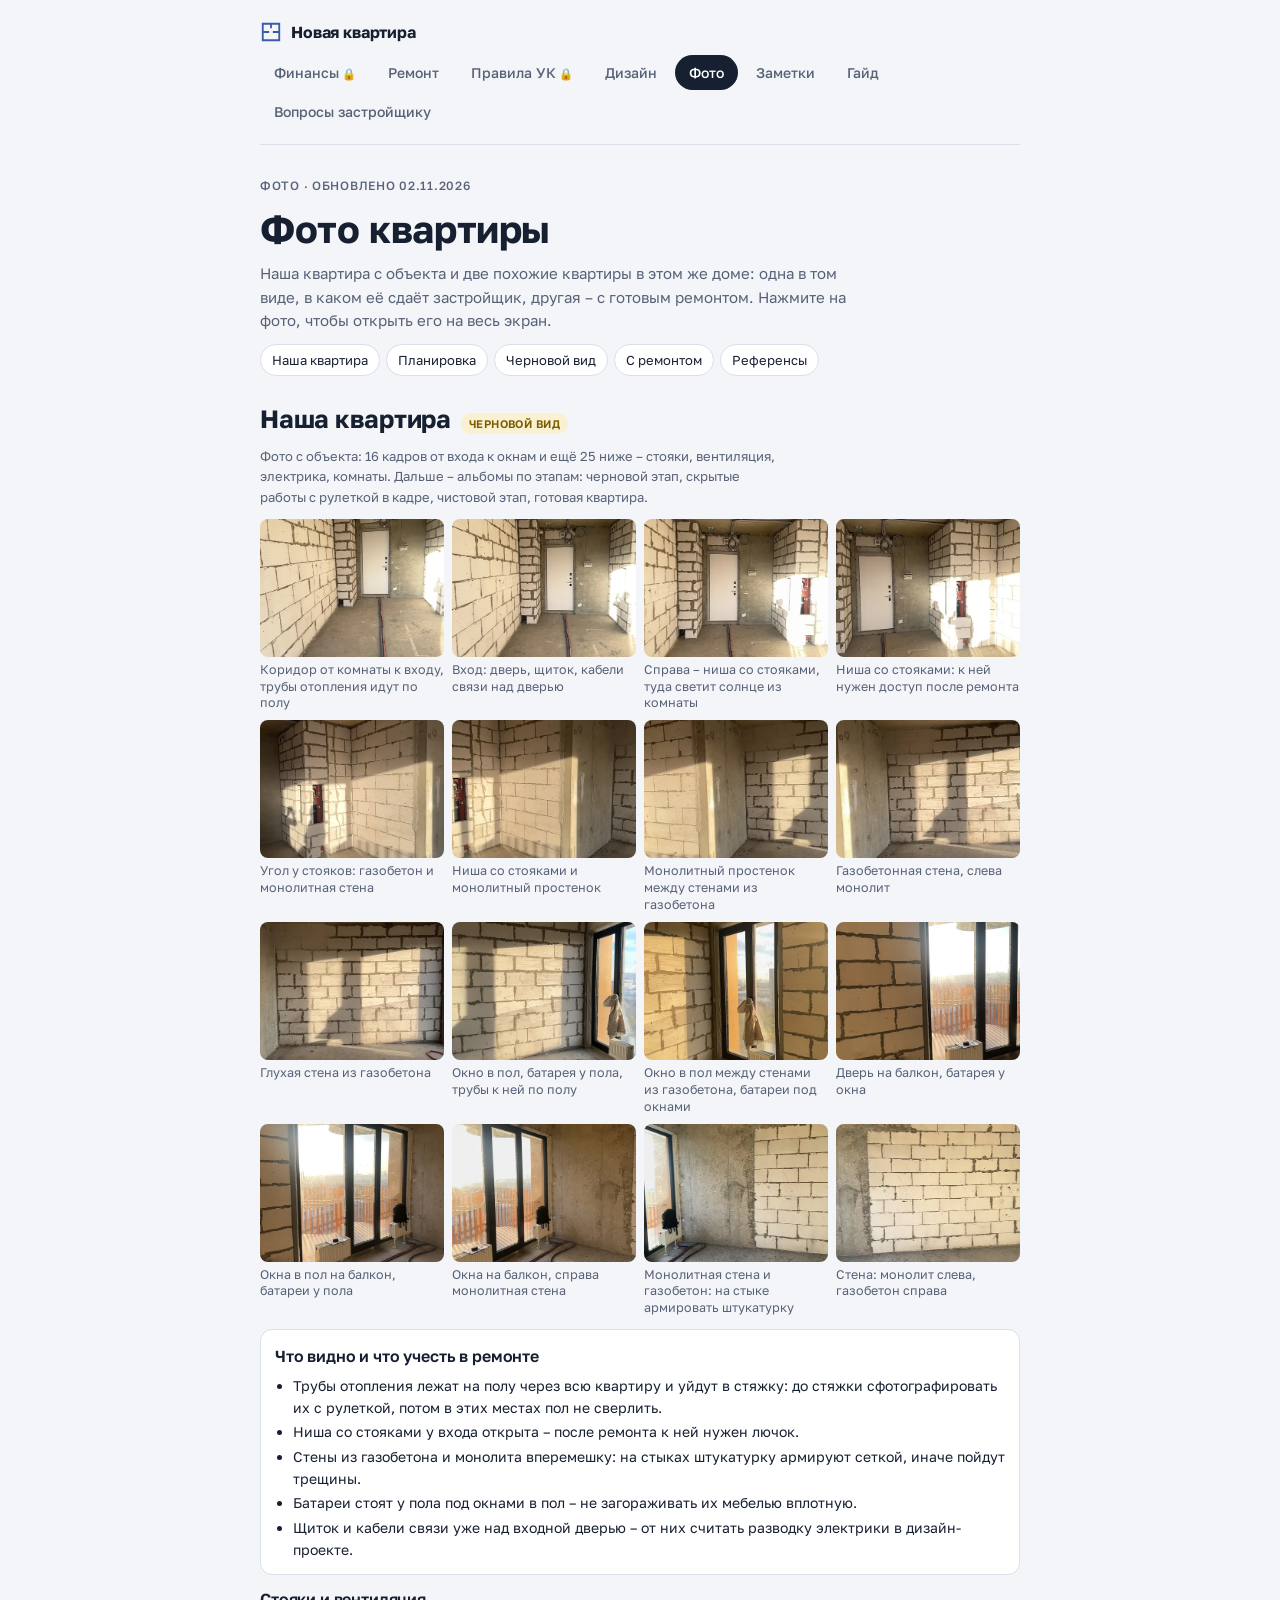
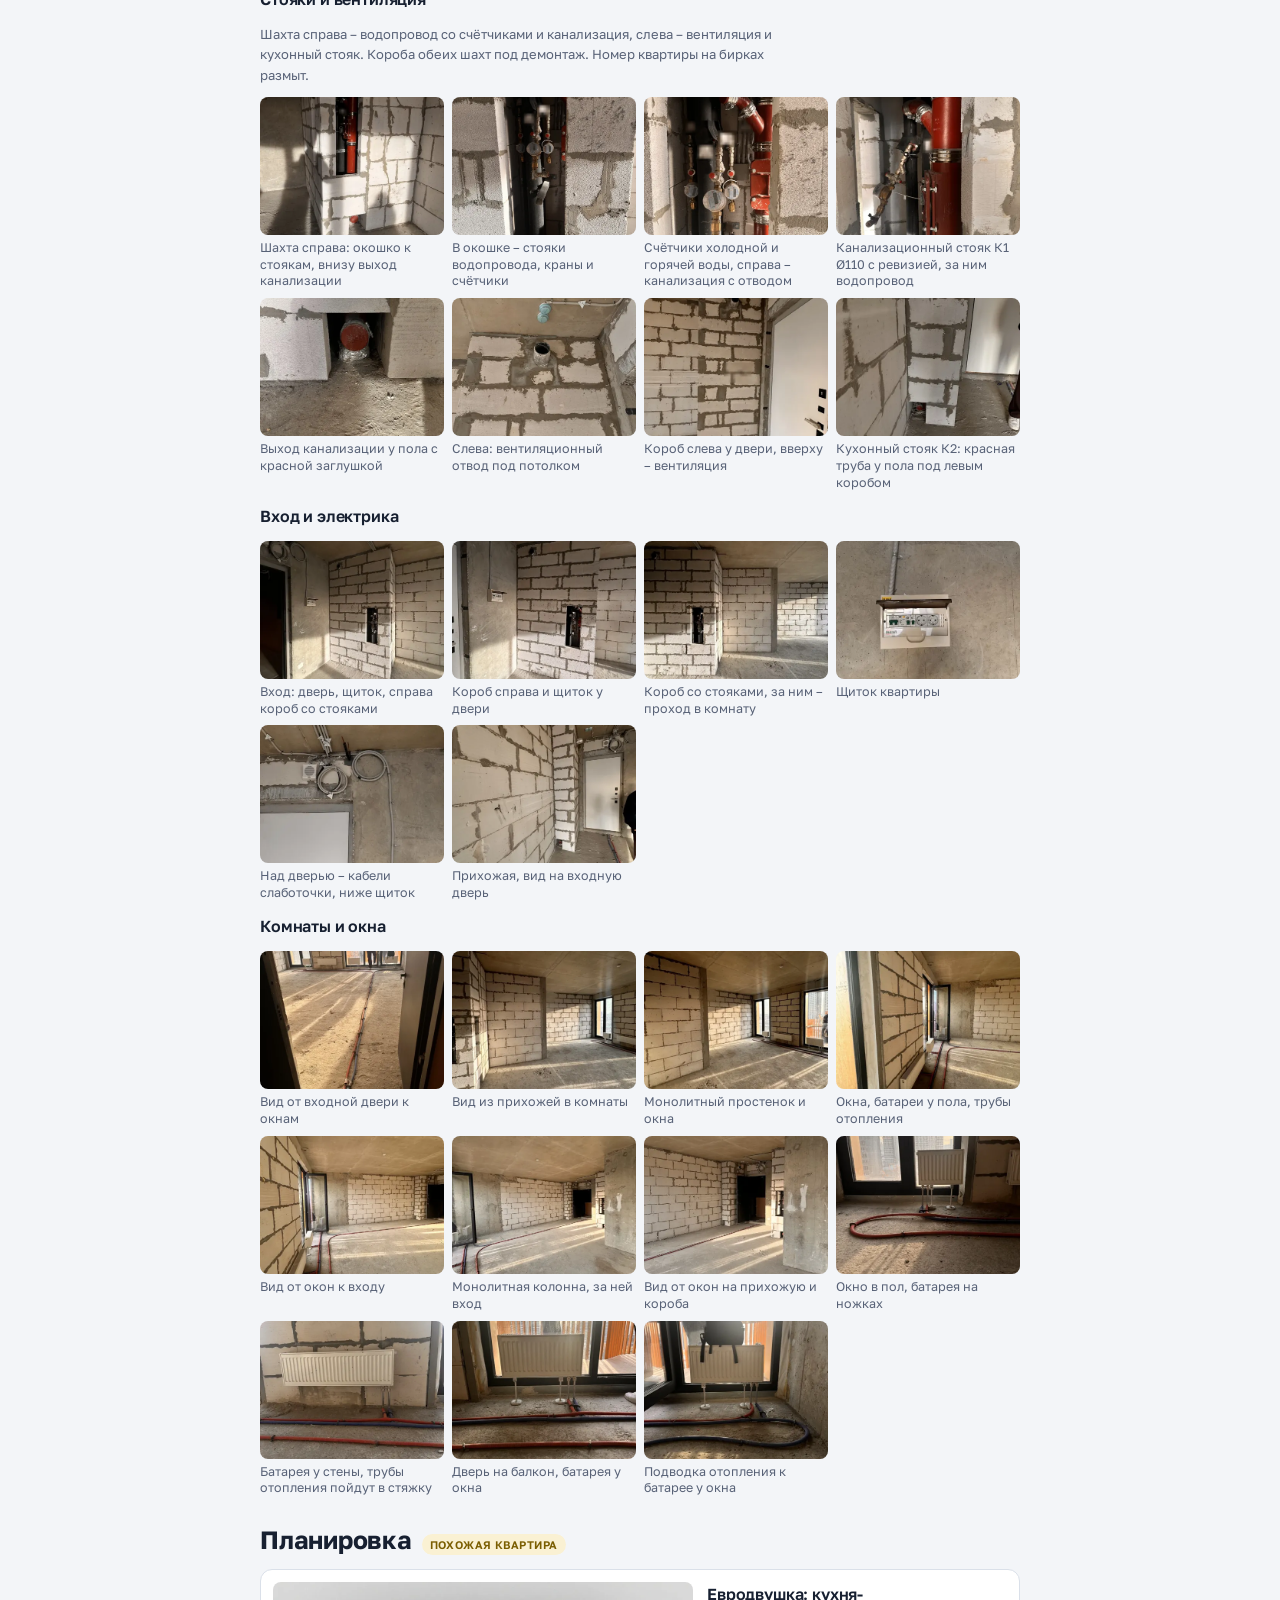
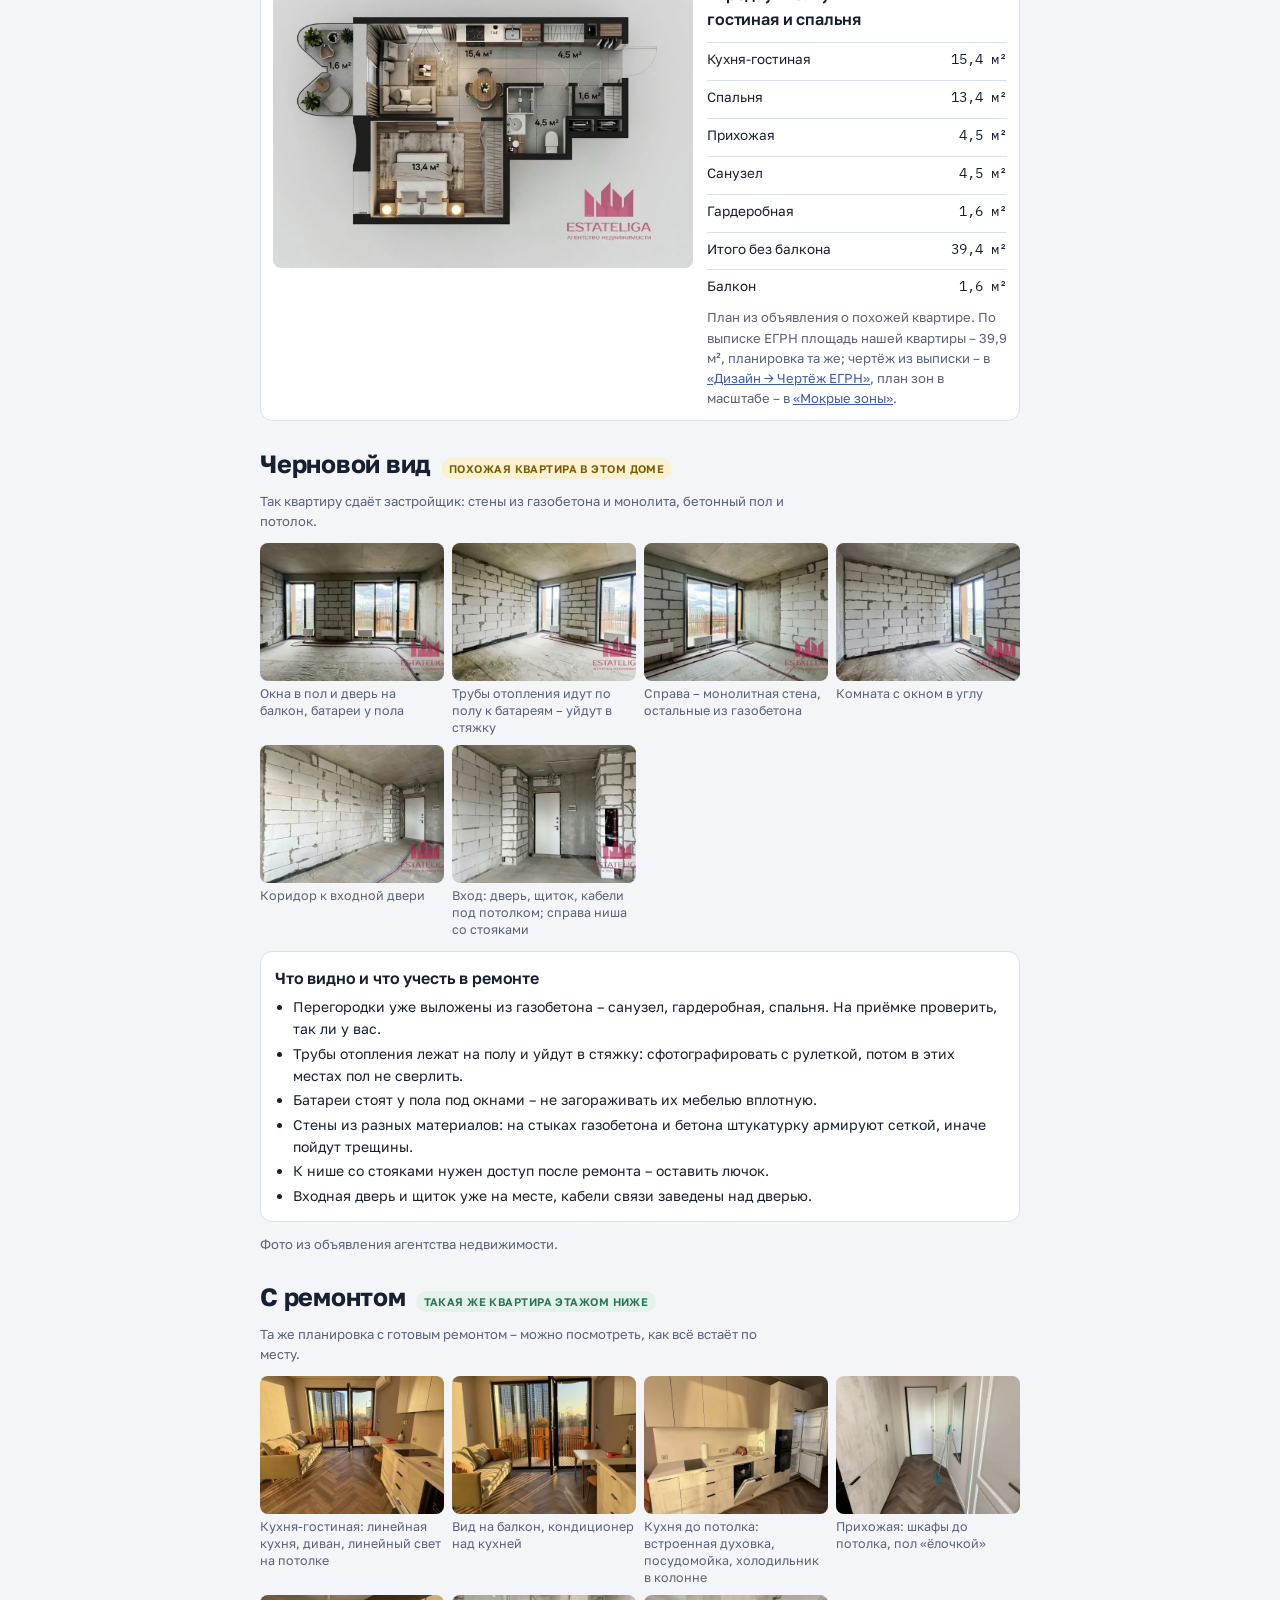
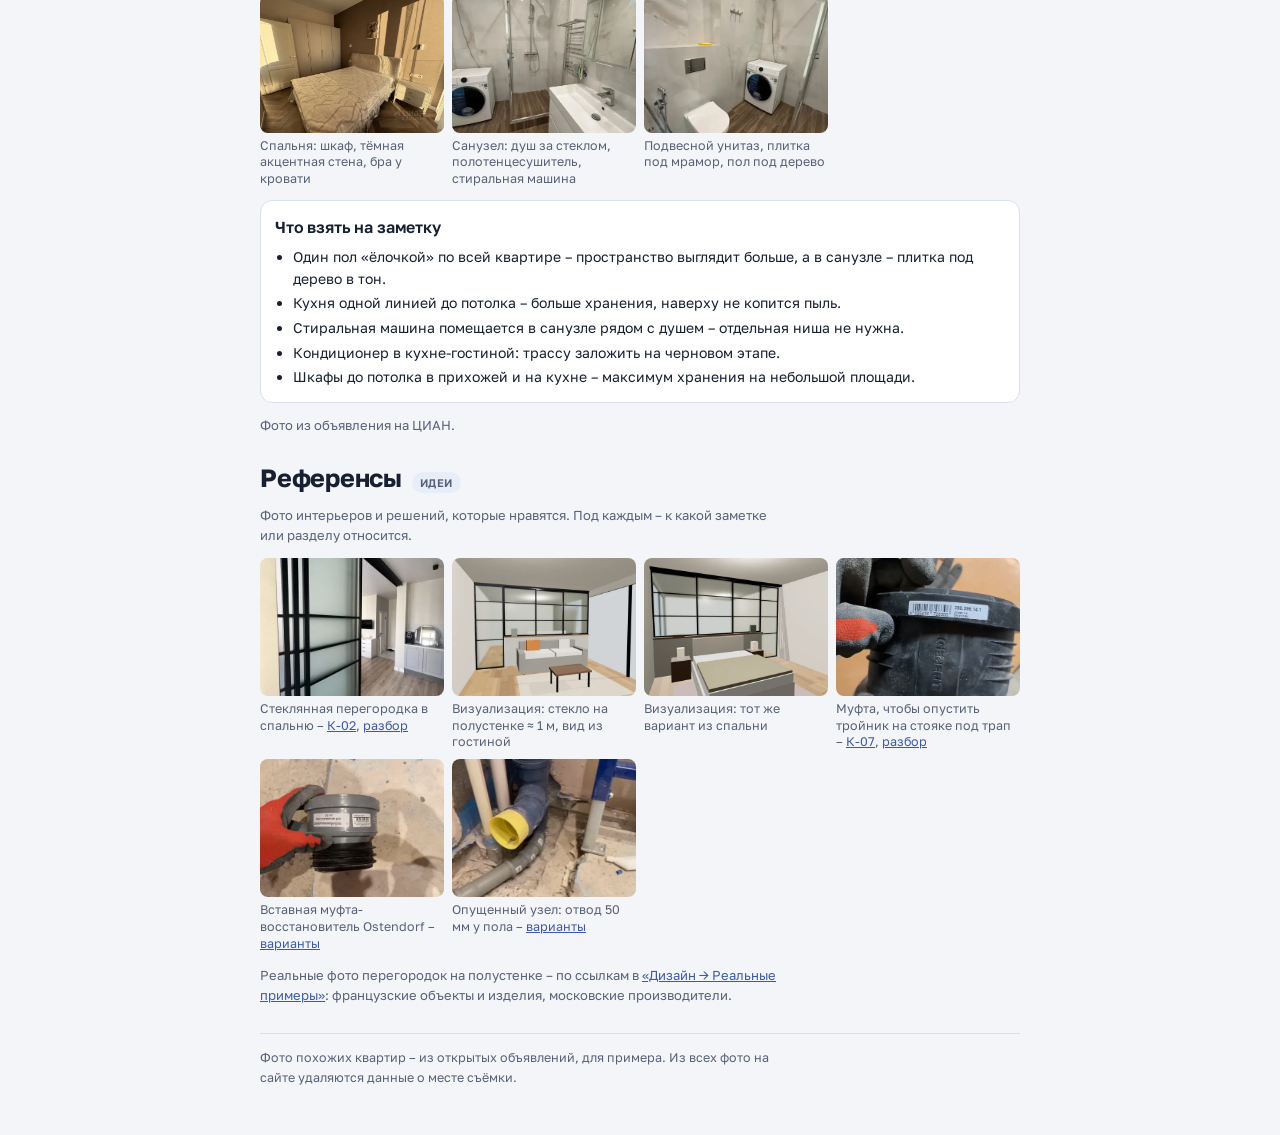
<file: foto/index.html>
<!doctype html>
<html lang="ru">
<head>
<meta charset="utf-8">
<meta name="viewport" content="width=device-width, initial-scale=1, viewport-fit=cover">
<meta name="robots" content="noindex">
<meta name="description" content="Фото квартиры: похожая квартира в черновом виде, такая же квартира с ремонтом, наша квартира с объекта и дальше по этапам ремонта.">
<title>Фото квартиры</title>
<link rel="preconnect" href="https://fonts.googleapis.com">
<link rel="preconnect" href="https://fonts.gstatic.com" crossorigin>
<link rel="stylesheet" href="https://fonts.googleapis.com/css2?family=Golos+Text:wght@400;500;600;700&family=IBM+Plex+Mono:wght@400;500;600&display=swap">
<link rel="stylesheet" href="../assets/site.css">
</head>
<body>
<div class="wrap">
<header class="site">
  <a class="brand" href="../"><svg class="mark" viewBox="0 0 24 24" aria-hidden="true"><path d="M3 3h18v18H3zM3 12h7M14 12h7M12 3v5" fill="none" stroke="currentColor" stroke-width="2"/></svg>Новая квартира</a>
  <nav class="sections" aria-label="Разделы сайта"><a class="lk" href="../finansy/">Финансы</a><a href="../remont/">Ремонт</a><a class="lk" href="../pravila/">Правила УК</a><a href="../dizain/">Дизайн</a><a href="../foto/" aria-current="page">Фото</a><a href="../zametki/">Заметки</a><a href="../gaid/">Гайд</a><a href="../voprosy/">Вопросы застройщику</a></nav>
</header>

<div class="hero">
  <div class="eyebrow">Фото · обновлено 02.11.2026</div>
  <h1>Фото квартиры</h1>
  <p class="muted">Наша квартира с объекта и две похожие квартиры в этом же доме: одна в том виде, в каком её сдаёт застройщик, другая – с готовым ремонтом. Нажмите на фото, чтобы открыть его на весь экран.</p>
  <nav class="toc" aria-label="Альбомы">
    <a href="#nasha">Наша квартира</a><a href="#plan">Планировка</a><a href="#chernovoy">Черновой вид</a><a href="#gotovaya">С ремонтом</a><a href="#referensy">Референсы</a>
  </nav>
</div>

<section id="nasha" class="album">
  <div class="album-head"><h2>Наша квартира</h2><span class="chip c">Черновой вид</span></div>
  <p class="small muted">Фото с объекта: 16 кадров от входа к окнам и ещё 25 ниже – стояки, вентиляция, электрика, комнаты. Дальше – альбомы по этапам: черновой этап, скрытые работы с рулеткой в кадре, чистовой этап, готовая квартира.</p>
  <div class="gallery" data-gallery>
    <figure><a class="ph" href="img/nasha-01.webp"><img src="img/t/nasha-01.webp" alt="Коридор к входной двери" loading="lazy" width="480" height="640"></a><figcaption>Коридор от комнаты к входу, трубы отопления идут по полу</figcaption></figure>
    <figure><a class="ph" href="img/nasha-02.webp"><img src="img/t/nasha-02.webp" alt="Вход: дверь, щиток, кабели" loading="lazy" width="480" height="640"></a><figcaption>Вход: дверь, щиток, кабели связи над дверью</figcaption></figure>
    <figure><a class="ph" href="img/nasha-03.webp"><img src="img/t/nasha-03.webp" alt="Коридор и ниша со стояками" loading="lazy" width="480" height="640"></a><figcaption>Справа – ниша со стояками, туда светит солнце из комнаты</figcaption></figure>
    <figure><a class="ph" href="img/nasha-04.webp"><img src="img/t/nasha-04.webp" alt="Ниша со стояками у входа" loading="lazy" width="480" height="640"></a><figcaption>Ниша со стояками: к ней нужен доступ после ремонта</figcaption></figure>
    <figure><a class="ph" href="img/nasha-05.webp"><img src="img/t/nasha-05.webp" alt="Угол со стояками" loading="lazy" width="480" height="640"></a><figcaption>Угол у стояков: газобетон и монолитная стена</figcaption></figure>
    <figure><a class="ph" href="img/nasha-06.webp"><img src="img/t/nasha-06.webp" alt="Ниша и монолитный простенок" loading="lazy" width="480" height="640"></a><figcaption>Ниша со стояками и монолитный простенок</figcaption></figure>
    <figure><a class="ph" href="img/nasha-07.webp"><img src="img/t/nasha-07.webp" alt="Монолитный простенок" loading="lazy" width="480" height="640"></a><figcaption>Монолитный простенок между стенами из газобетона</figcaption></figure>
    <figure><a class="ph" href="img/nasha-08.webp"><img src="img/t/nasha-08.webp" alt="Стена из газобетона" loading="lazy" width="480" height="640"></a><figcaption>Газобетонная стена, слева монолит</figcaption></figure>
    <figure><a class="ph" href="img/nasha-09.webp"><img src="img/t/nasha-09.webp" alt="Глухая стена" loading="lazy" width="480" height="640"></a><figcaption>Глухая стена из газобетона</figcaption></figure>
    <figure><a class="ph" href="img/nasha-10.webp"><img src="img/t/nasha-10.webp" alt="Окно в пол и батарея" loading="lazy" width="480" height="640"></a><figcaption>Окно в пол, батарея у пола, трубы к ней по полу</figcaption></figure>
    <figure><a class="ph" href="img/nasha-11.webp"><img src="img/t/nasha-11.webp" alt="Окно в пол" loading="lazy" width="480" height="640"></a><figcaption>Окно в пол между стенами из газобетона, батареи под окнами</figcaption></figure>
    <figure><a class="ph" href="img/nasha-12.webp"><img src="img/t/nasha-12.webp" alt="Дверь на балкон" loading="lazy" width="480" height="640"></a><figcaption>Дверь на балкон, батарея у окна</figcaption></figure>
    <figure><a class="ph" href="img/nasha-13.webp"><img src="img/t/nasha-13.webp" alt="Окна в пол на балкон" loading="lazy" width="480" height="640"></a><figcaption>Окна в пол на балкон, батареи у пола</figcaption></figure>
    <figure><a class="ph" href="img/nasha-14.webp"><img src="img/t/nasha-14.webp" alt="Окна и монолитная стена" loading="lazy" width="480" height="640"></a><figcaption>Окна на балкон, справа монолитная стена</figcaption></figure>
    <figure><a class="ph" href="img/nasha-15.webp"><img src="img/t/nasha-15.webp" alt="Монолит и газобетон" loading="lazy" width="480" height="640"></a><figcaption>Монолитная стена и газобетон: на стыке армировать штукатурку</figcaption></figure>
    <figure><a class="ph" href="img/nasha-16.webp"><img src="img/t/nasha-16.webp" alt="Стена из монолита и газобетона" loading="lazy" width="480" height="640"></a><figcaption>Стена: монолит слева, газобетон справа</figcaption></figure>
  </div>
  <div class="panel">
    <h3>Что видно и что учесть в ремонте</h3>
    <ul>
      <li>Трубы отопления лежат на полу через всю квартиру и уйдут в стяжку: до стяжки сфотографировать их с рулеткой, потом в этих местах пол не сверлить.</li>
      <li>Ниша со стояками у входа открыта – после ремонта к ней нужен лючок.</li>
      <li>Стены из газобетона и монолита вперемешку: на стыках штукатурку армируют сеткой, иначе пойдут трещины.</li>
      <li>Батареи стоят у пола под окнами в пол – не загораживать их мебелью вплотную.</li>
      <li>Щиток и кабели связи уже над входной дверью – от них считать разводку электрики в дизайн-проекте.</li>
    </ul>
  </div>

  <h3>Стояки и вентиляция</h3>
  <p class="small muted">Шахта справа – водопровод со счётчиками и канализация, слева – вентиляция и кухонный стояк. Короба обеих шахт под демонтаж. Номер квартиры на бирках размыт.</p>
  <div class="gallery" data-gallery>
    <figure><a class="ph" href="img/obekt-01.webp"><img src="img/t/obekt-01.webp" alt="Короб справа: окошко к стоякам, внизу выход канализации" loading="lazy" width="480" height="640"></a><figcaption>Шахта справа: окошко к стоякам, внизу выход канализации</figcaption></figure>
    <figure><a class="ph" href="img/obekt-02.webp"><img src="img/t/obekt-02.webp" alt="Окошко в коробе: стояки водопровода со счётчиками" loading="lazy" width="480" height="640"></a><figcaption>В окошке – стояки водопровода, краны и счётчики</figcaption></figure>
    <figure><a class="ph" href="img/obekt-03.webp"><img src="img/t/obekt-03.webp" alt="Счётчики ХВС и ГВС, справа канализационный стояк" loading="lazy" width="480" height="640"></a><figcaption>Счётчики холодной и горячей воды, справа – канализация с отводом</figcaption></figure>
    <figure><a class="ph" href="img/obekt-04.webp"><img src="img/t/obekt-04.webp" alt="Канализационный стояк Ø110 с ревизией" loading="lazy" width="480" height="640"></a><figcaption>Канализационный стояк К1 Ø110 с ревизией, за ним водопровод</figcaption></figure>
    <figure><a class="ph" href="img/obekt-05.webp"><img src="img/t/obekt-05.webp" alt="Выход канализации у пола под коробом" loading="lazy" width="480" height="640"></a><figcaption>Выход канализации у пола с красной заглушкой</figcaption></figure>
    <figure><a class="ph" href="img/obekt-06.webp"><img src="img/t/obekt-06.webp" alt="Вентиляционный отвод под потолком" loading="lazy" width="480" height="640"></a><figcaption>Слева: вентиляционный отвод под потолком</figcaption></figure>
    <figure><a class="ph" href="img/obekt-07.webp"><img src="img/t/obekt-07.webp" alt="Короб слева у входной двери с отводом вентиляции" loading="lazy" width="480" height="640"></a><figcaption>Короб слева у двери, вверху – вентиляция</figcaption></figure>
    <figure><a class="ph" href="img/obekt-08.webp"><img src="img/t/obekt-08.webp" alt="Кухонный стояк у пола под левым коробом" loading="lazy" width="480" height="640"></a><figcaption>Кухонный стояк К2: красная труба у пола под левым коробом</figcaption></figure>
  </div>

  <h3>Вход и электрика</h3>
  <div class="gallery" data-gallery>
    <figure><a class="ph" href="img/obekt-09.webp"><img src="img/t/obekt-09.webp" alt="Вход: дверь, щиток, короб со стояками" loading="lazy" width="480" height="640"></a><figcaption>Вход: дверь, щиток, справа короб со стояками</figcaption></figure>
    <figure><a class="ph" href="img/obekt-10.webp"><img src="img/t/obekt-10.webp" alt="Короб справа и щиток у двери" loading="lazy" width="480" height="640"></a><figcaption>Короб справа и щиток у двери</figcaption></figure>
    <figure><a class="ph" href="img/obekt-11.webp"><img src="img/t/obekt-11.webp" alt="Короб со стояками и проход в комнату" loading="lazy" width="480" height="640"></a><figcaption>Короб со стояками, за ним – проход в комнату</figcaption></figure>
    <figure><a class="ph" href="img/obekt-12.webp"><img src="img/t/obekt-12.webp" alt="Щиток квартиры" loading="lazy" width="480" height="640"></a><figcaption>Щиток квартиры</figcaption></figure>
    <figure><a class="ph" href="img/obekt-13.webp"><img src="img/t/obekt-13.webp" alt="Над входной дверью: кабели и щиток" loading="lazy" width="480" height="640"></a><figcaption>Над дверью – кабели слаботочки, ниже щиток</figcaption></figure>
    <figure><a class="ph" href="img/obekt-14.webp"><img src="img/t/obekt-14.webp" alt="Прихожая, вид на входную дверь" loading="lazy" width="480" height="640"></a><figcaption>Прихожая, вид на входную дверь</figcaption></figure>
  </div>

  <h3>Комнаты и окна</h3>
  <div class="gallery" data-gallery>
    <figure><a class="ph" href="img/obekt-15.webp"><img src="img/t/obekt-15.webp" alt="Вид от входной двери к окнам" loading="lazy" width="480" height="640"></a><figcaption>Вид от входной двери к окнам</figcaption></figure>
    <figure><a class="ph" href="img/obekt-16.webp"><img src="img/t/obekt-16.webp" alt="Вид из прихожей в комнаты" loading="lazy" width="480" height="640"></a><figcaption>Вид из прихожей в комнаты</figcaption></figure>
    <figure><a class="ph" href="img/obekt-17.webp"><img src="img/t/obekt-17.webp" alt="Комната, монолитный простенок и окна" loading="lazy" width="480" height="640"></a><figcaption>Монолитный простенок и окна</figcaption></figure>
    <figure><a class="ph" href="img/obekt-18.webp"><img src="img/t/obekt-18.webp" alt="Окна вдоль стены, батареи, трубы отопления" loading="lazy" width="480" height="640"></a><figcaption>Окна, батареи у пола, трубы отопления</figcaption></figure>
    <figure><a class="ph" href="img/obekt-19.webp"><img src="img/t/obekt-19.webp" alt="Вид от окон к входу" loading="lazy" width="480" height="640"></a><figcaption>Вид от окон к входу</figcaption></figure>
    <figure><a class="ph" href="img/obekt-20.webp"><img src="img/t/obekt-20.webp" alt="Вид от окон: колонна и вход" loading="lazy" width="480" height="640"></a><figcaption>Монолитная колонна, за ней вход</figcaption></figure>
    <figure><a class="ph" href="img/obekt-21.webp"><img src="img/t/obekt-21.webp" alt="Вид от окон на прихожую" loading="lazy" width="480" height="640"></a><figcaption>Вид от окон на прихожую и короба</figcaption></figure>
    <figure><a class="ph" href="img/obekt-22.webp"><img src="img/t/obekt-22.webp" alt="Окно в пол и батарея" loading="lazy" width="480" height="640"></a><figcaption>Окно в пол, батарея на ножках</figcaption></figure>
    <figure><a class="ph" href="img/obekt-23.webp"><img src="img/t/obekt-23.webp" alt="Батарея у стены и трубы отопления" loading="lazy" width="480" height="640"></a><figcaption>Батарея у стены, трубы отопления пойдут в стяжку</figcaption></figure>
    <figure><a class="ph" href="img/obekt-24.webp"><img src="img/t/obekt-24.webp" alt="Дверь на балкон и батарея" loading="lazy" width="480" height="640"></a><figcaption>Дверь на балкон, батарея у окна</figcaption></figure>
    <figure><a class="ph" href="img/obekt-25.webp"><img src="img/t/obekt-25.webp" alt="Окно на балкон, подводка к батарее" loading="lazy" width="480" height="640"></a><figcaption>Подводка отопления к батарее у окна</figcaption></figure>
  </div>
</section>

<section id="plan">
  <div class="album-head"><h2>Планировка</h2><span class="chip c">Похожая квартира</span></div>
  <div class="plan" data-gallery>
    <figure style="margin:0">
      <a class="ph" href="img/plan-pohozhey.webp"><img src="img/plan-pohozhey.webp" alt="План похожей квартиры: кухня-гостиная, спальня, прихожая, санузел, гардеробная, балкон" width="1280" height="870"></a>
      <figcaption hidden>План похожей квартиры с расстановкой мебели</figcaption>
    </figure>
    <div class="stack">
      <h3>Евродвушка: кухня-гостиная и спальня</h3>
      <div class="kv"><span>Кухня-гостиная</span><span>15,4 м²</span></div>
      <div class="kv"><span>Спальня</span><span>13,4 м²</span></div>
      <div class="kv"><span>Прихожая</span><span>4,5 м²</span></div>
      <div class="kv"><span>Санузел</span><span>4,5 м²</span></div>
      <div class="kv"><span>Гардеробная</span><span>1,6 м²</span></div>
      <div class="kv"><span>Итого без балкона</span><span>39,4 м²</span></div>
      <div class="kv"><span>Балкон</span><span>1,6 м²</span></div>
      <p class="small muted">План из объявления о похожей квартире. По выписке ЕГРН площадь нашей квартиры – 39,9 м², планировка та же; чертёж из выписки – в <a href="../dizain/#egrn">«Дизайн → Чертёж ЕГРН»</a>, план зон в масштабе – в <a href="../dizain/#mokrye">«Мокрые зоны»</a>.</p>
    </div>
  </div>
</section>

<section id="chernovoy" class="album">
  <div class="album-head"><h2>Черновой вид</h2><span class="chip c">Похожая квартира в этом доме</span></div>
  <p class="small muted">Так квартиру сдаёт застройщик: стены из газобетона и монолита, бетонный пол и потолок.</p>
  <div class="gallery wide" data-gallery>
    <figure><a class="ph" href="img/chernovoy-01.webp"><img src="img/t/chernovoy-01.webp" alt="Комната с окнами в пол и дверью на балкон" loading="lazy" width="640" height="362"></a><figcaption>Окна в пол и дверь на балкон, батареи у пола</figcaption></figure>
    <figure><a class="ph" href="img/chernovoy-02.webp"><img src="img/t/chernovoy-02.webp" alt="Комната: два окна, трубы отопления на полу" loading="lazy" width="640" height="362"></a><figcaption>Трубы отопления идут по полу к батареям – уйдут в стяжку</figcaption></figure>
    <figure><a class="ph" href="img/chernovoy-03.webp"><img src="img/t/chernovoy-03.webp" alt="Окно и дверь на балкон, монолитная стена" loading="lazy" width="640" height="362"></a><figcaption>Справа – монолитная стена, остальные из газобетона</figcaption></figure>
    <figure><a class="ph" href="img/chernovoy-04.webp"><img src="img/t/chernovoy-04.webp" alt="Комната с окном в углу" loading="lazy" width="640" height="362"></a><figcaption>Комната с окном в углу</figcaption></figure>
    <figure><a class="ph" href="img/chernovoy-05.webp"><img src="img/t/chernovoy-05.webp" alt="Коридор к входной двери" loading="lazy" width="640" height="362"></a><figcaption>Коридор к входной двери</figcaption></figure>
    <figure><a class="ph" href="img/chernovoy-06.webp"><img src="img/t/chernovoy-06.webp" alt="Входная дверь, щиток, ниша со стояками" loading="lazy" width="640" height="362"></a><figcaption>Вход: дверь, щиток, кабели под потолком; справа ниша со стояками</figcaption></figure>
  </div>
  <div class="panel">
    <h3>Что видно и что учесть в ремонте</h3>
    <ul>
      <li>Перегородки уже выложены из газобетона – санузел, гардеробная, спальня. На приёмке проверить, так ли у вас.</li>
      <li>Трубы отопления лежат на полу и уйдут в стяжку: сфотографировать с рулеткой, потом в этих местах пол не сверлить.</li>
      <li>Батареи стоят у пола под окнами – не загораживать их мебелью вплотную.</li>
      <li>Стены из разных материалов: на стыках газобетона и бетона штукатурку армируют сеткой, иначе пойдут трещины.</li>
      <li>К нише со стояками нужен доступ после ремонта – оставить лючок.</li>
      <li>Входная дверь и щиток уже на месте, кабели связи заведены над дверью.</li>
    </ul>
  </div>
  <p class="small muted">Фото из объявления агентства недвижимости.</p>
</section>

<section id="gotovaya" class="album">
  <div class="album-head"><h2>С ремонтом</h2><span class="chip o">Такая же квартира этажом ниже</span></div>
  <p class="small muted">Та же планировка с готовым ремонтом – можно посмотреть, как всё встаёт по месту.</p>
  <div class="gallery" data-gallery>
    <figure><a class="ph" href="img/gotovaya-01.webp"><img src="img/t/gotovaya-01.webp" alt="Кухня-гостиная с диваном и выходом на балкон" loading="lazy" width="480" height="640"></a><figcaption>Кухня-гостиная: линейная кухня, диван, линейный свет на потолке</figcaption></figure>
    <figure><a class="ph" href="img/gotovaya-02.webp"><img src="img/t/gotovaya-02.webp" alt="Кухня-гостиная, вид на балкон" loading="lazy" width="480" height="640"></a><figcaption>Вид на балкон, кондиционер над кухней</figcaption></figure>
    <figure><a class="ph" href="img/gotovaya-03.webp"><img src="img/t/gotovaya-03.webp" alt="Кухня до потолка со встроенной техникой" loading="lazy" width="480" height="640"></a><figcaption>Кухня до потолка: встроенная духовка, посудомойка, холодильник в колонне</figcaption></figure>
    <figure><a class="ph" href="img/gotovaya-04.webp"><img src="img/t/gotovaya-04.webp" alt="Прихожая со шкафами до потолка" loading="lazy" width="480" height="640"></a><figcaption>Прихожая: шкафы до потолка, пол «ёлочкой»</figcaption></figure>
    <figure><a class="ph" href="img/gotovaya-05.webp"><img src="img/t/gotovaya-05.webp" alt="Спальня со шкафом и акцентной стеной" loading="lazy" width="640" height="480"></a><figcaption>Спальня: шкаф, тёмная акцентная стена, бра у кровати</figcaption></figure>
    <figure><a class="ph" href="img/gotovaya-06.webp"><img src="img/t/gotovaya-06.webp" alt="Санузел с душем и стиральной машиной" loading="lazy" width="480" height="640"></a><figcaption>Санузел: душ за стеклом, полотенцесушитель, стиральная машина</figcaption></figure>
    <figure><a class="ph" href="img/gotovaya-07.webp"><img src="img/t/gotovaya-07.webp" alt="Санузел с подвесным унитазом" loading="lazy" width="480" height="640"></a><figcaption>Подвесной унитаз, плитка под мрамор, пол под дерево</figcaption></figure>
  </div>
  <div class="panel">
    <h3>Что взять на заметку</h3>
    <ul>
      <li>Один пол «ёлочкой» по всей квартире – пространство выглядит больше, а в санузле – плитка под дерево в тон.</li>
      <li>Кухня одной линией до потолка – больше хранения, наверху не копится пыль.</li>
      <li>Стиральная машина помещается в санузле рядом с душем – отдельная ниша не нужна.</li>
      <li>Кондиционер в кухне-гостиной: трассу заложить на черновом этапе.</li>
      <li>Шкафы до потолка в прихожей и на кухне – максимум хранения на небольшой площади.</li>
    </ul>
  </div>
  <p class="small muted">Фото из объявления на ЦИАН.</p>
</section>

<section id="referensy" class="album">
  <div class="album-head"><h2>Референсы</h2><span class="chip n">Идеи</span></div>
  <p class="small muted">Фото интерьеров и решений, которые нравятся. Под каждым – к какой заметке или разделу относится.</p>
  <div class="gallery" data-gallery>
    <figure><a class="ph" href="img/ref-peregorodka-01.webp"><img src="img/t/ref-peregorodka-01.webp" alt="Раздвижная стеклянная перегородка в чёрном профиле" loading="lazy" width="475" height="640"></a><figcaption>Стеклянная перегородка в спальню – <a href="../zametki/#k-02">К-02</a>, <a href="../dizain/#steklo">разбор</a></figcaption></figure>
    <figure><a class="ph" href="../dizain/img/viz-polustenka-1.webp"><img src="../dizain/img/t-viz-polustenka-1.webp" alt="Визуализация перегородки на полустенке" loading="lazy" width="640" height="400"></a><figcaption>Визуализация: стекло на полустенке ≈ 1 м, вид из гостиной</figcaption></figure>
    <figure><a class="ph" href="../dizain/img/viz-polustenka-3.webp"><img src="../dizain/img/t-viz-polustenka-3.webp" alt="Визуализация перегородки на полустенке со стороны спальни" loading="lazy" width="640" height="400"></a><figcaption>Визуализация: тот же вариант из спальни</figcaption></figure>
    <figure><a class="ph" href="img/ref-mufta-geberit.webp"><img src="img/t/ref-mufta-geberit.webp" alt="Муфта Geberit 390.596.14.1 на чёрной трубе" loading="lazy" width="640" height="361"></a><figcaption>Муфта, чтобы опустить тройник на стояке под трап – <a href="../zametki/#k-07">К-07</a>, <a href="../remont/#trap">разбор</a></figcaption></figure>
    <figure><a class="ph" href="img/ref-mufta-ostendorf.webp"><img src="img/t/ref-mufta-ostendorf.webp" alt="Муфта Ostendorf HTSM DN 110/110" loading="lazy" width="640" height="360"></a><figcaption>Вставная муфта-восстановитель Ostendorf – <a href="../remont/#mufty">варианты</a></figcaption></figure>
    <figure><a class="ph" href="img/ref-uzel-polokal.webp"><img src="img/t/ref-uzel-polokal.webp" alt="Опущенный узел на стояке с отводом 50 мм у пола" loading="lazy" width="640" height="360"></a><figcaption>Опущенный узел: отвод 50 мм у пола – <a href="../remont/#mufty">варианты</a></figcaption></figure>
  </div>
  <p class="small muted">Реальные фото перегородок на полустенке – по ссылкам в <a href="../dizain/#realnye-primery">«Дизайн → Реальные примеры»</a>: французские объекты и изделия, московские производители.</p>
</section>

<footer>
  <p>Фото похожих квартир – из открытых объявлений, для примера. Из всех фото на сайте удаляются данные о месте съёмки.</p>
</footer>
</div>
<script src="../assets/site.js"></script>
</body>
</html>
</file>
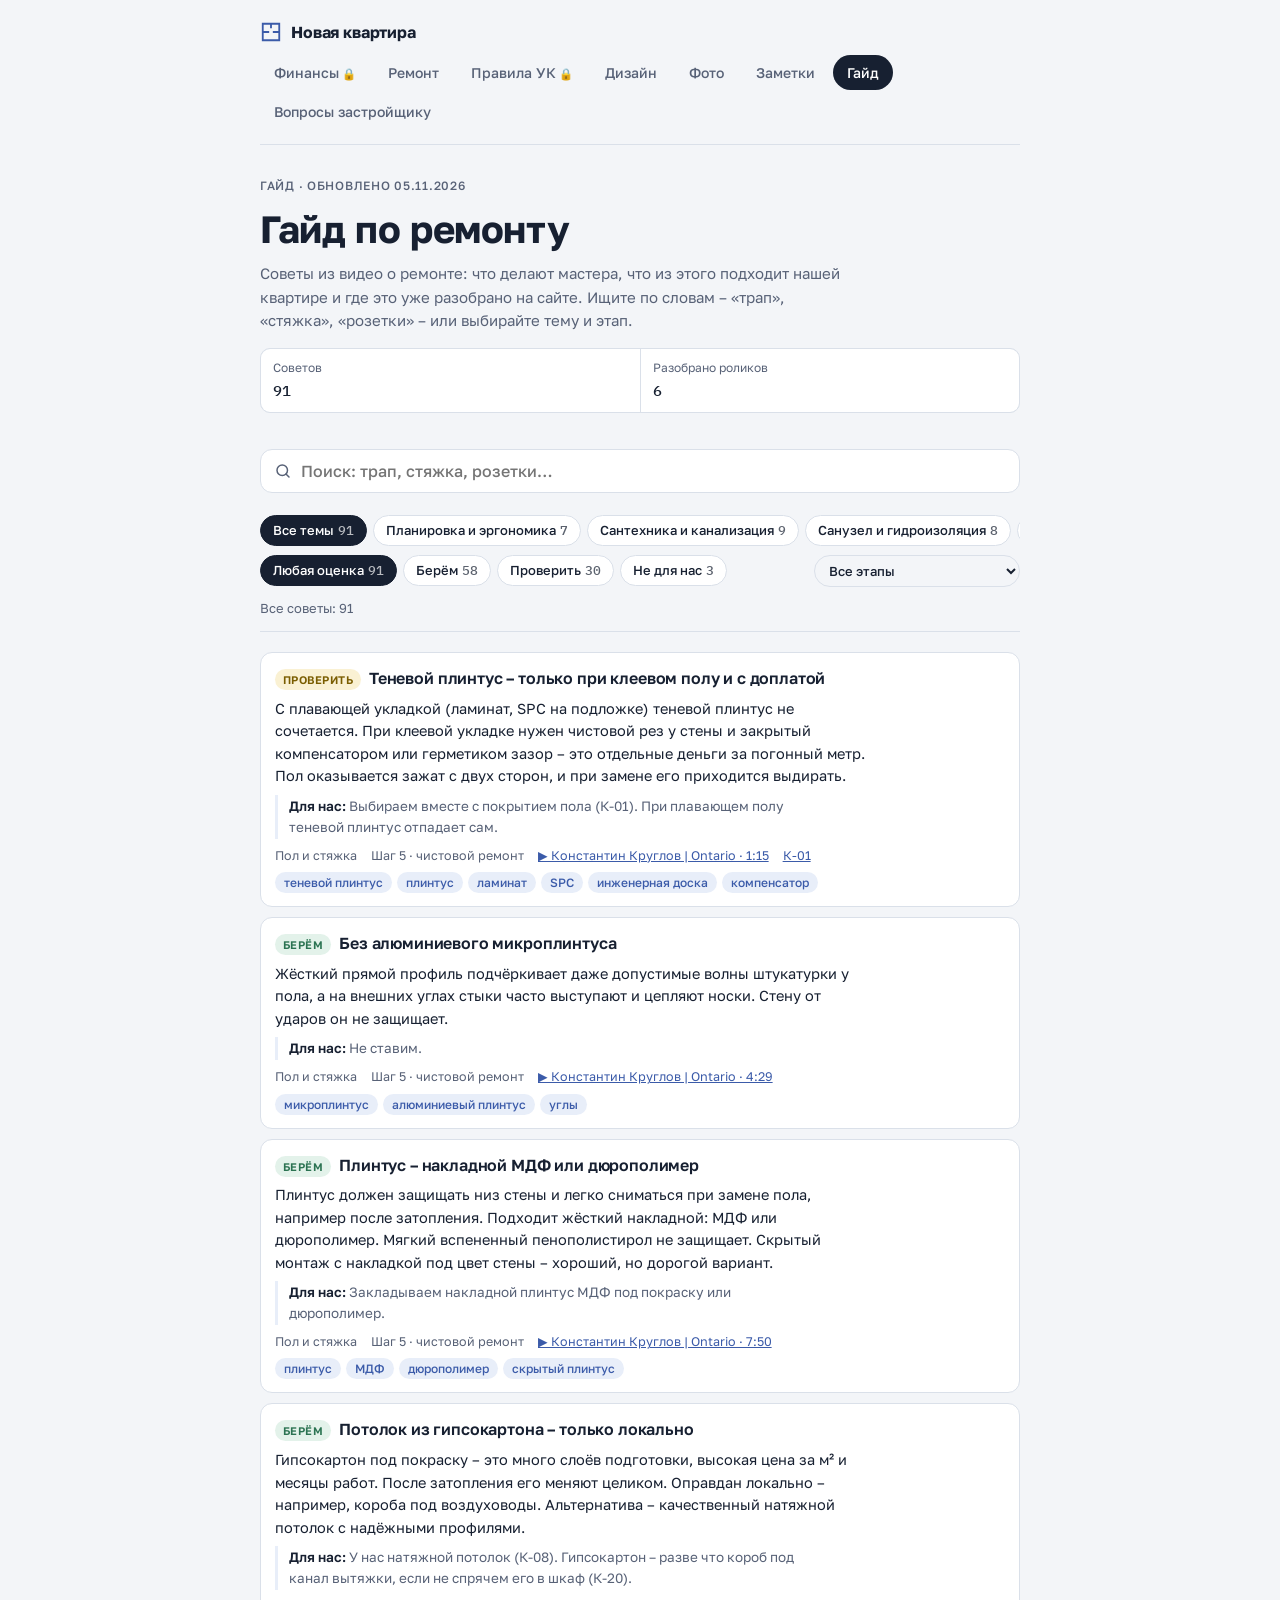
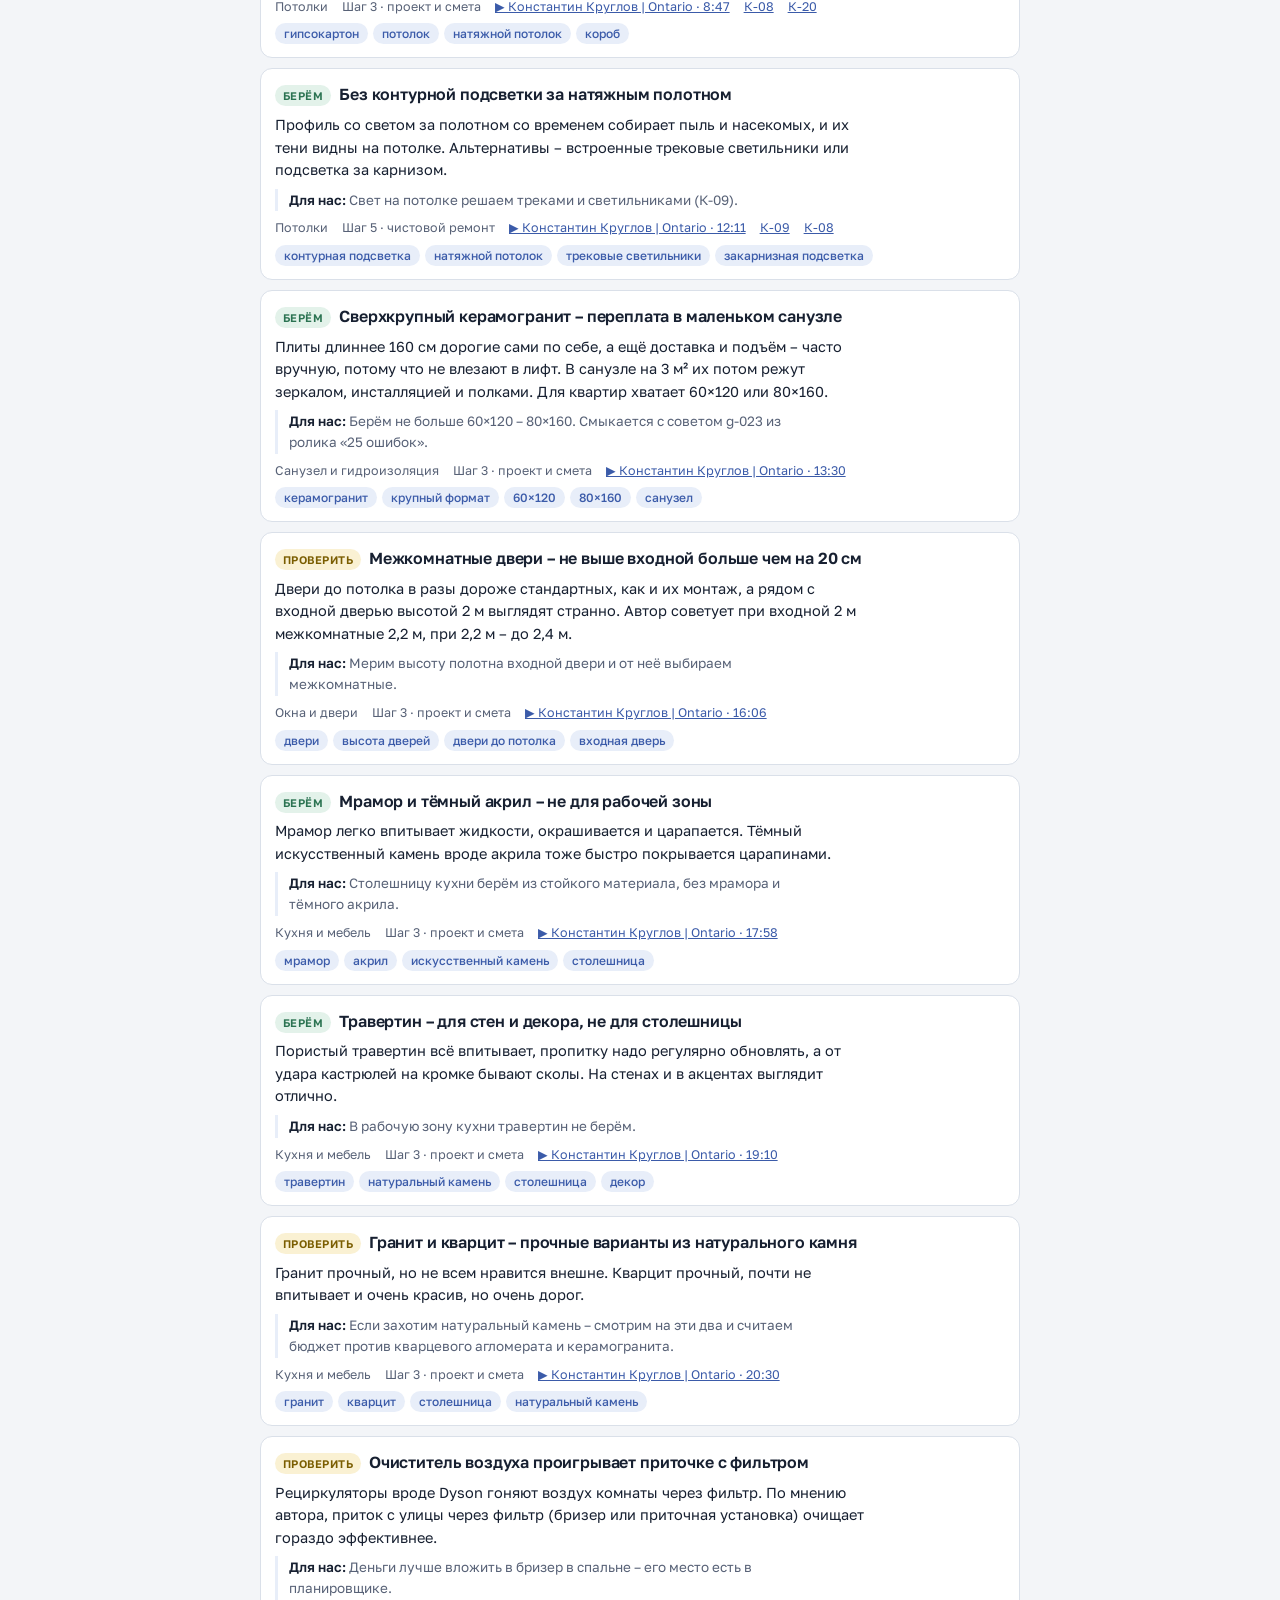
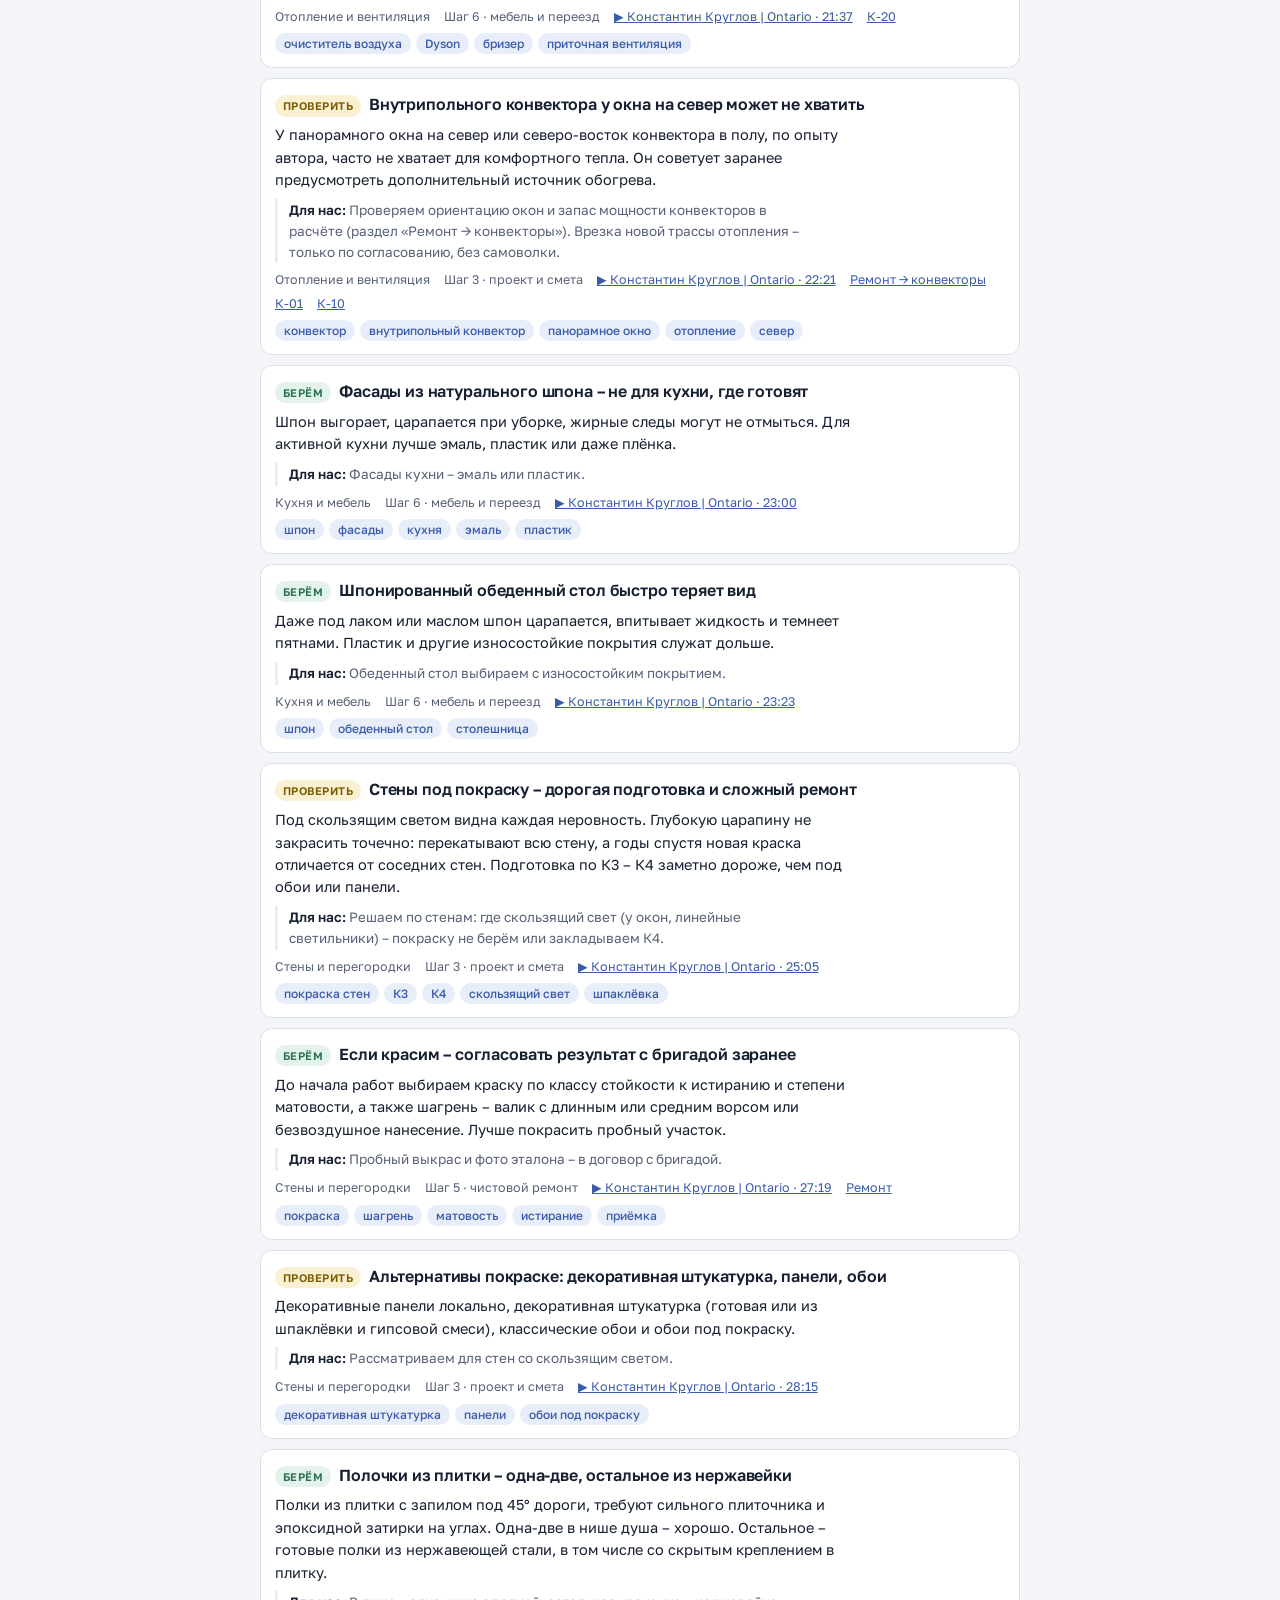
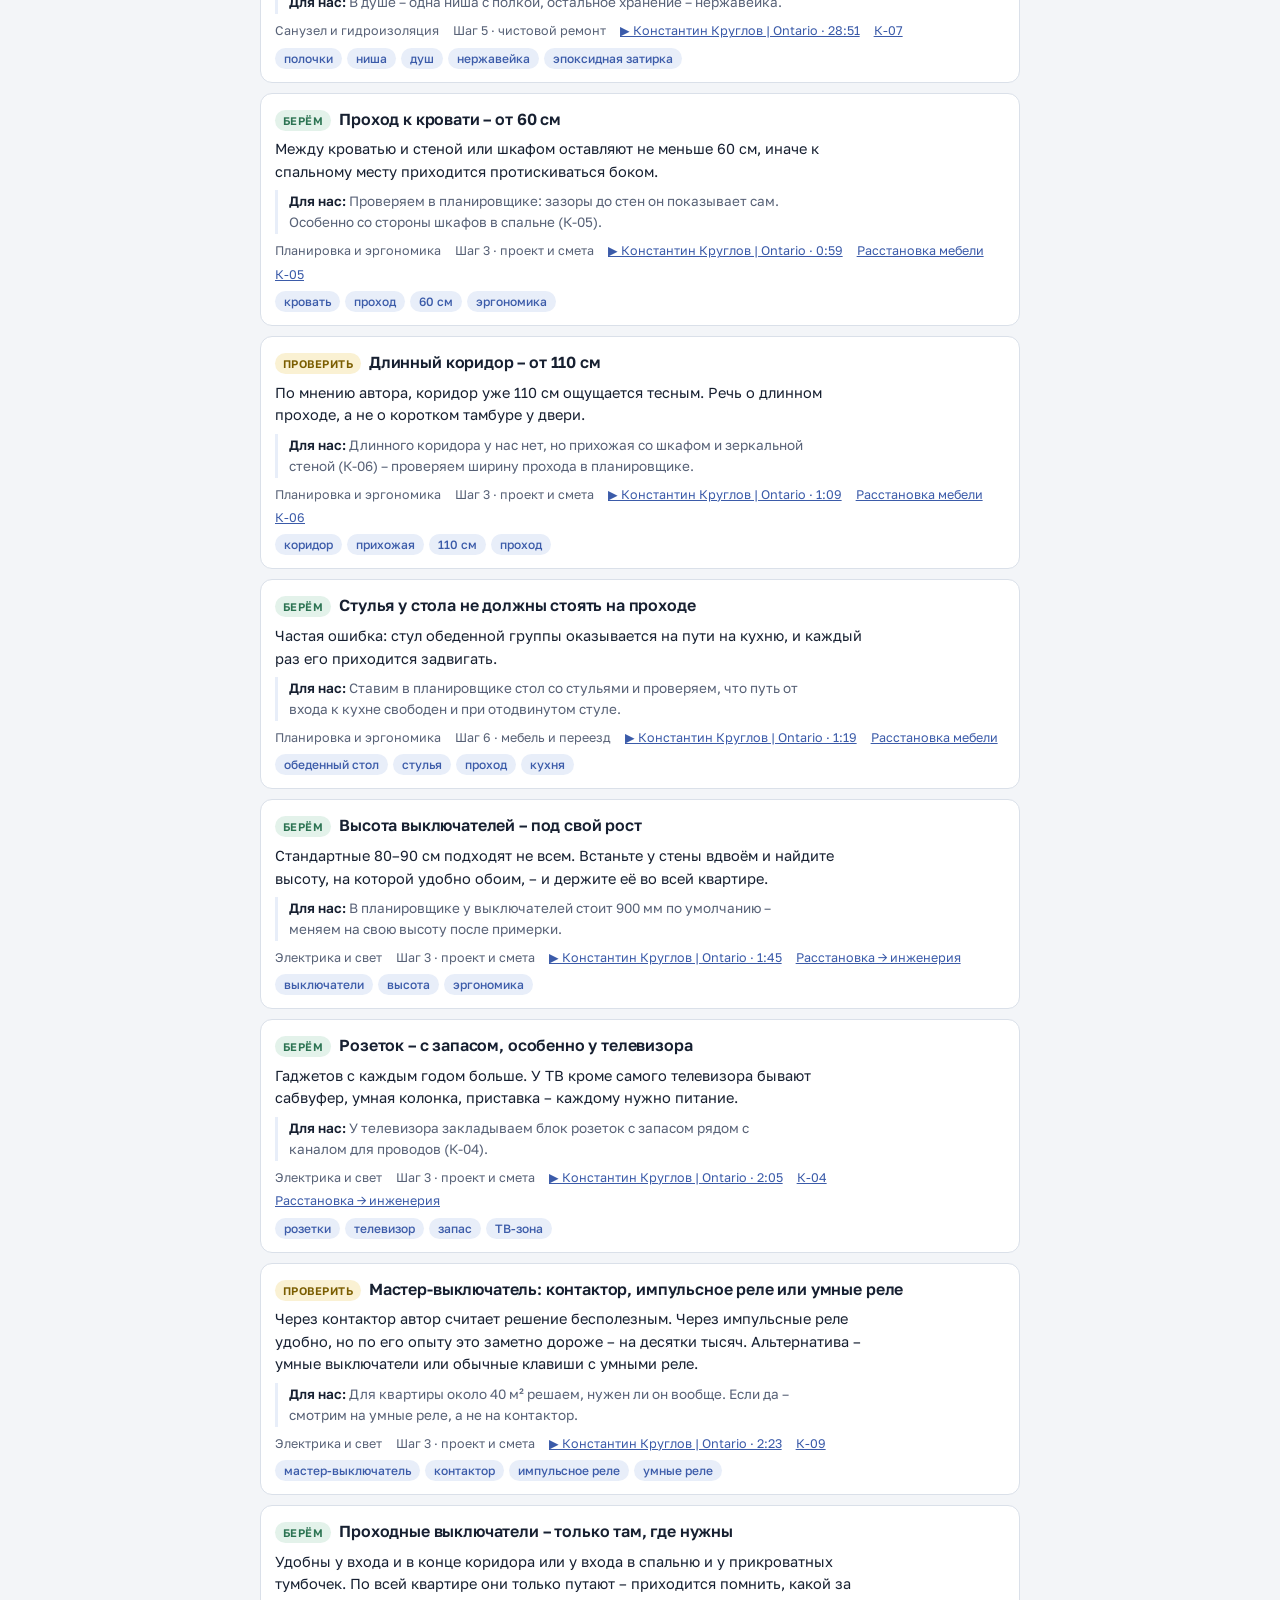
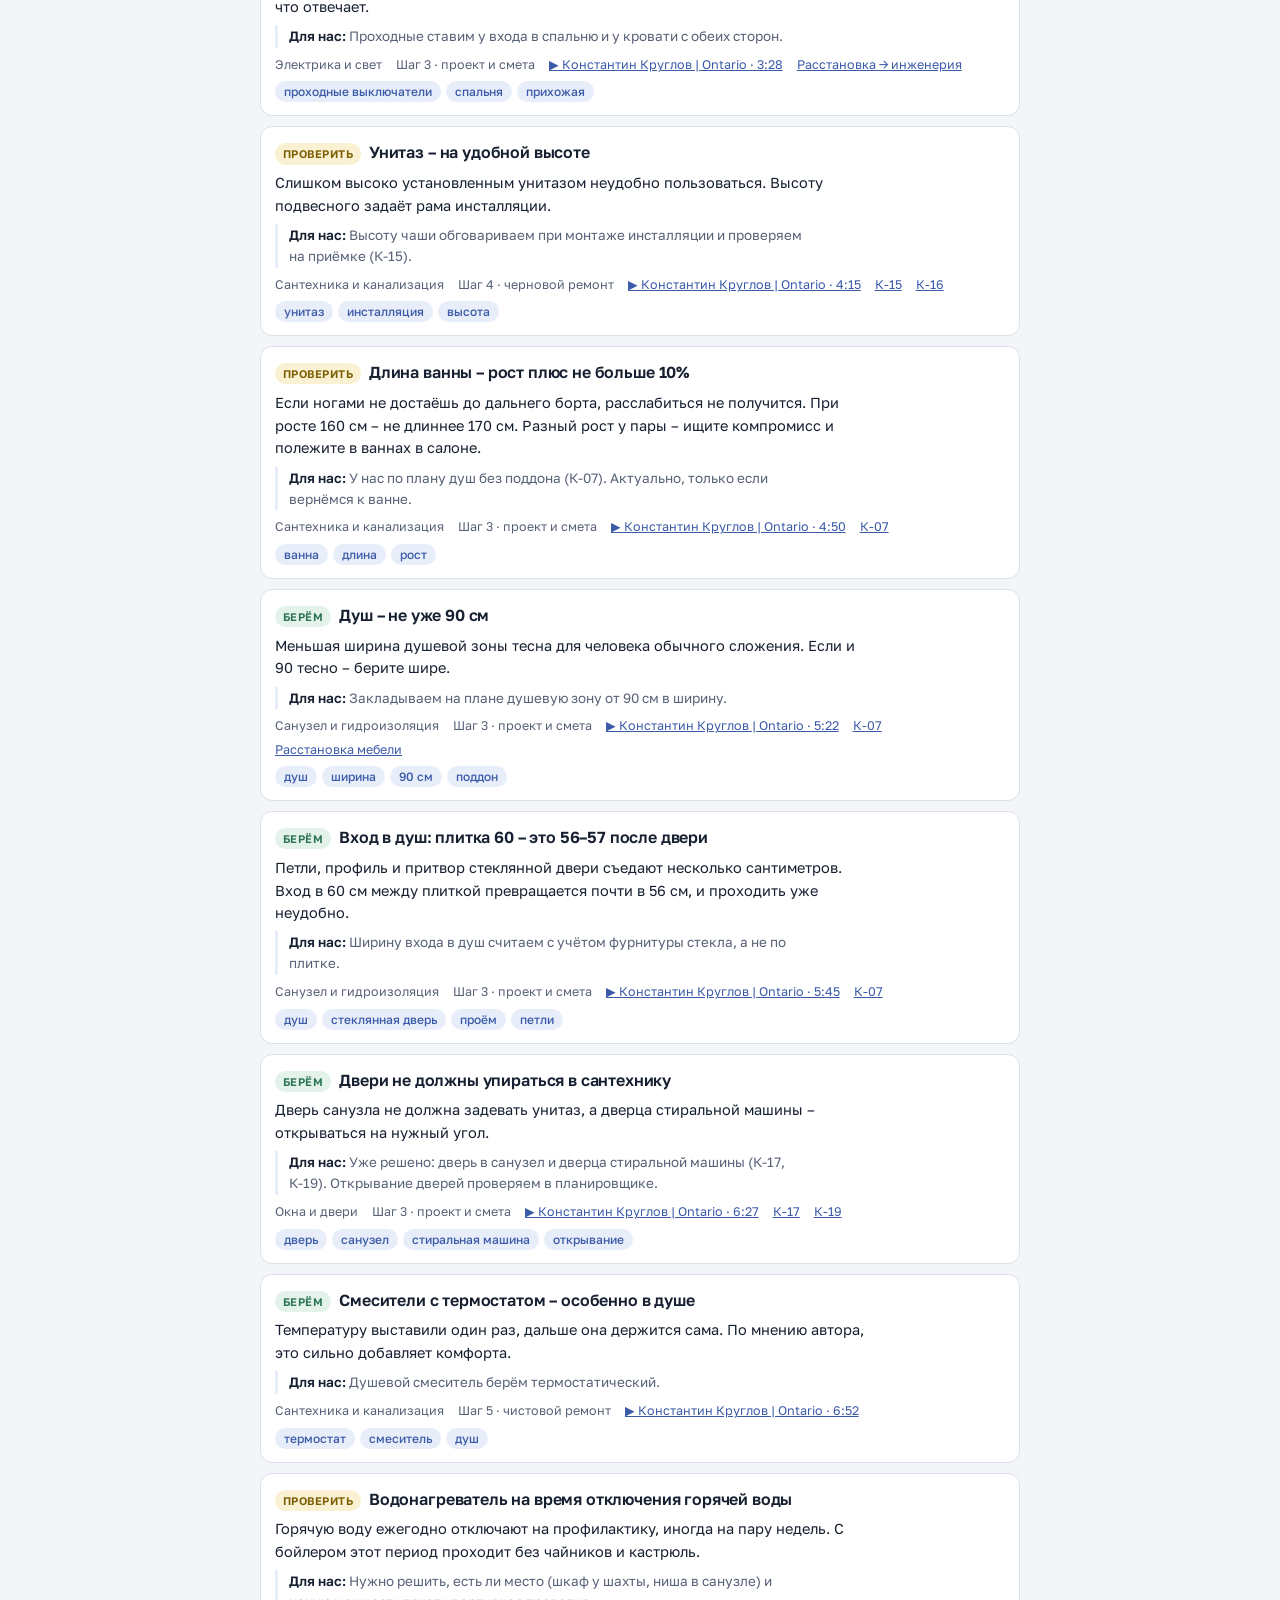
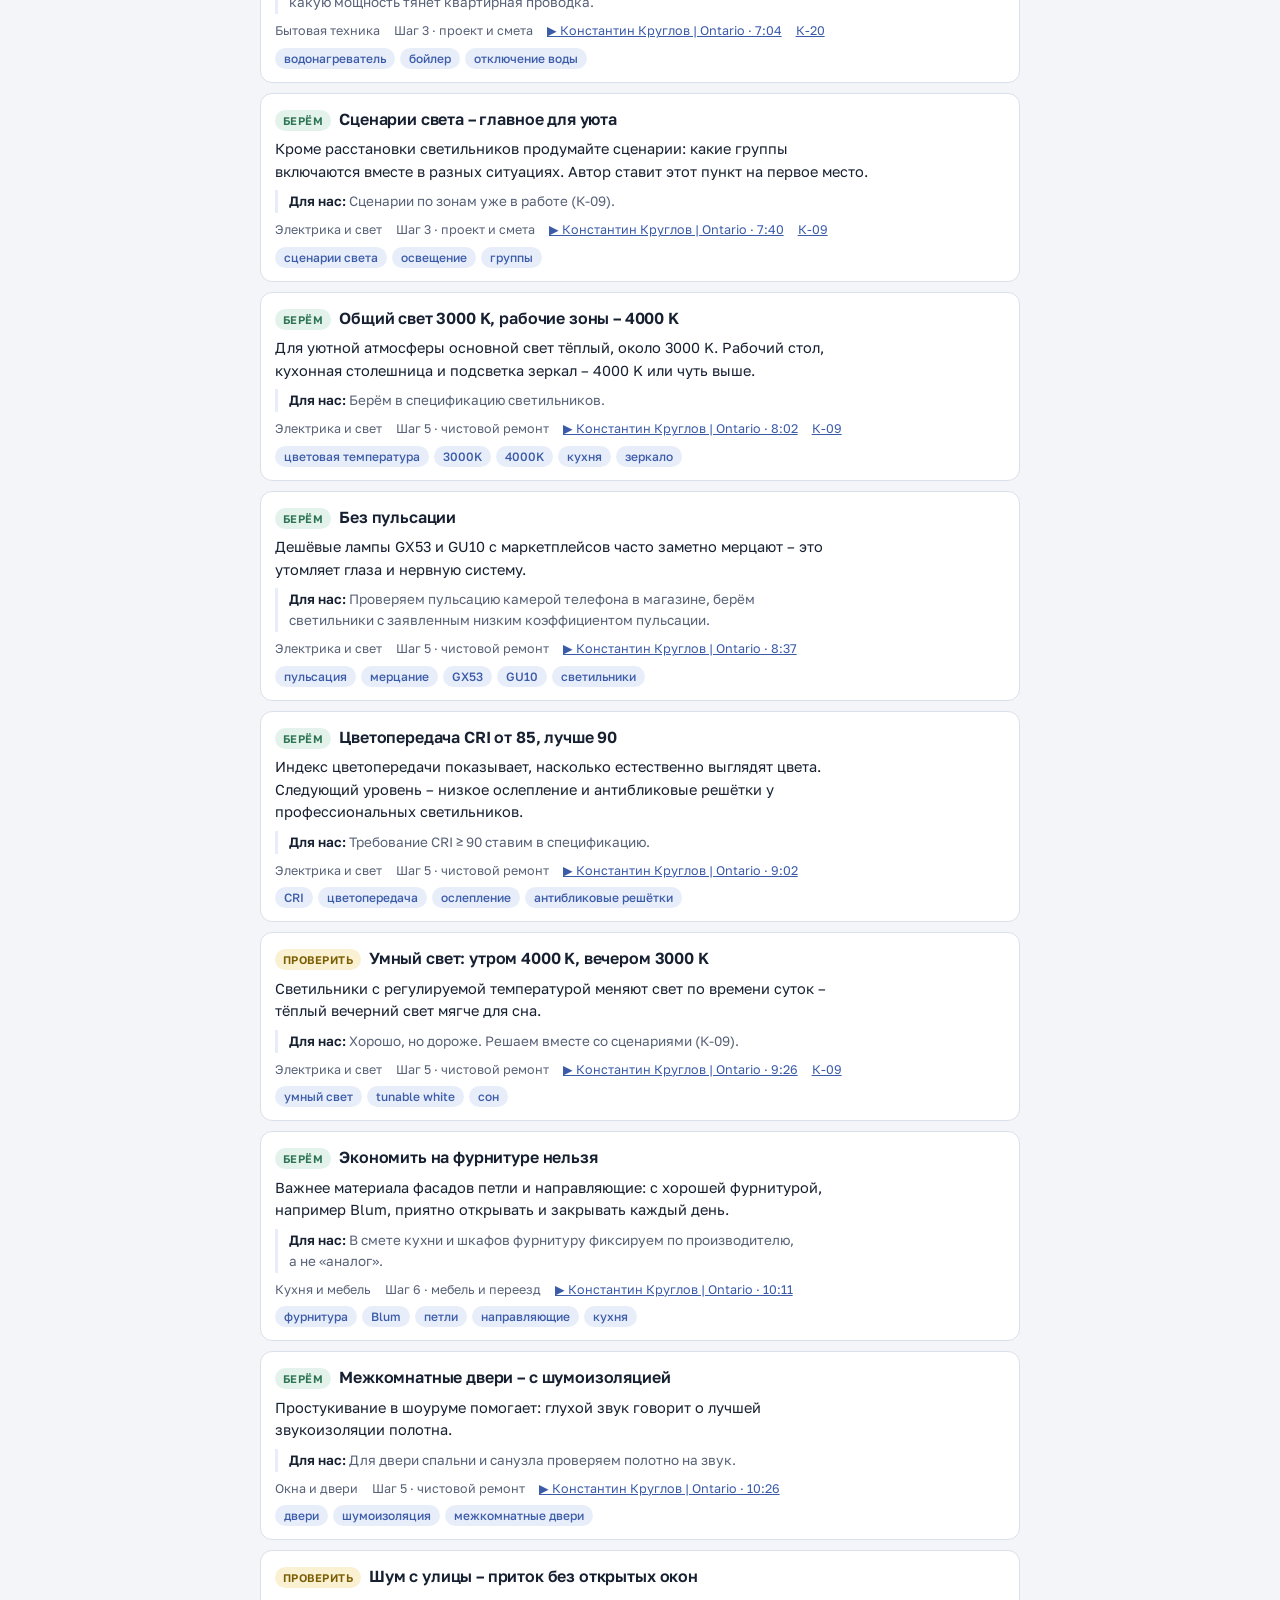
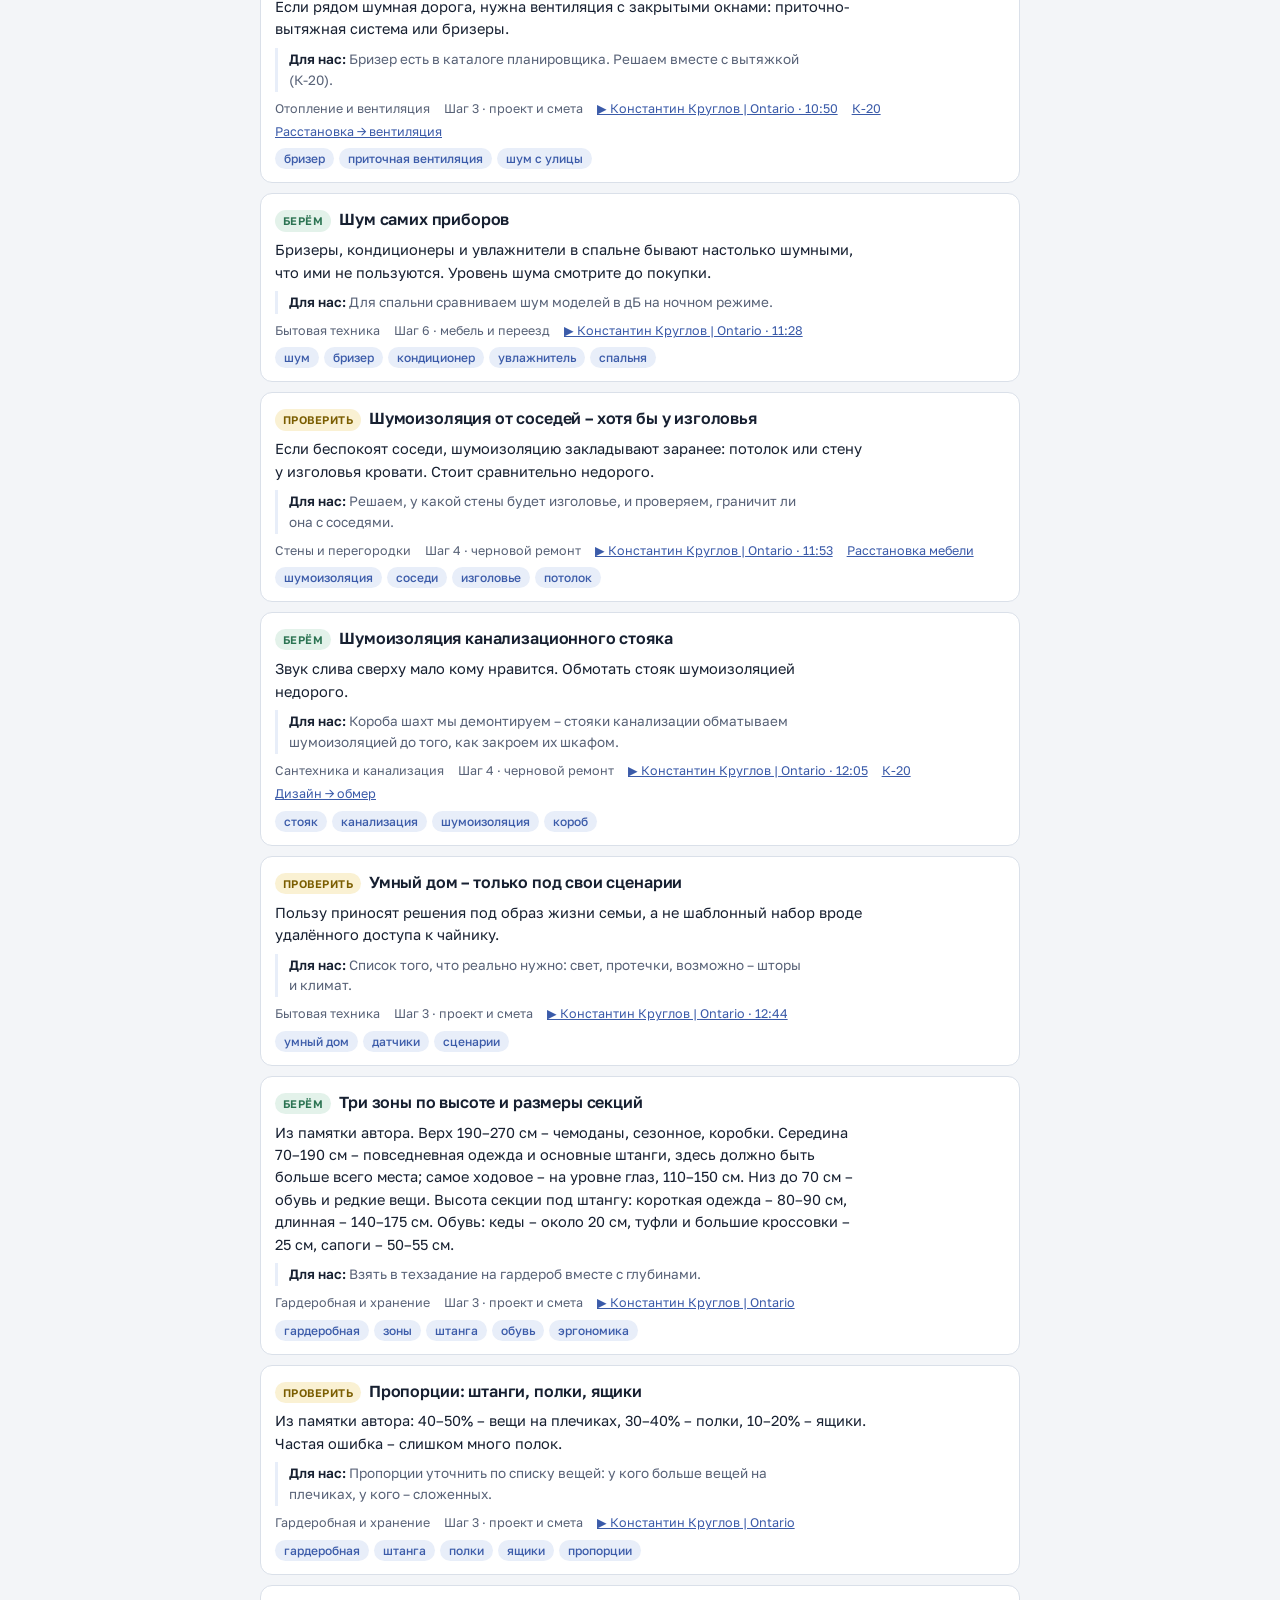
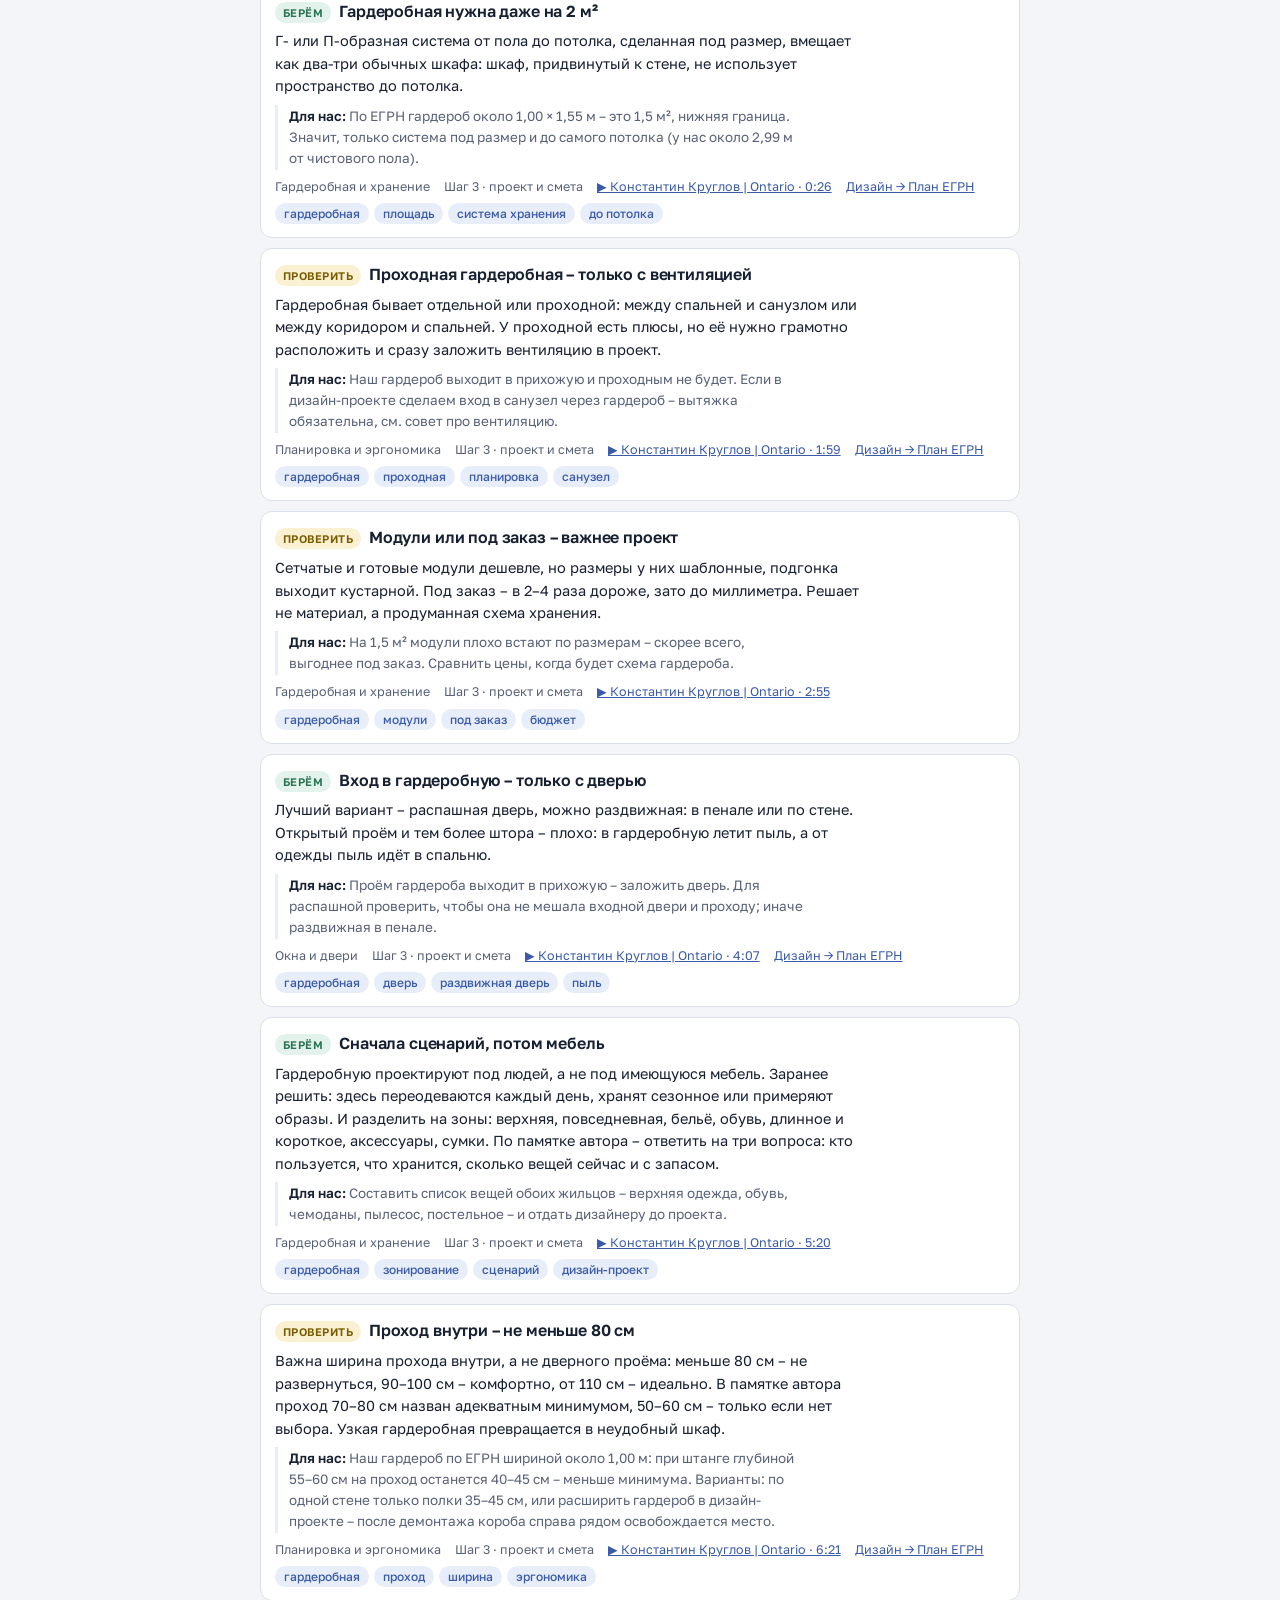
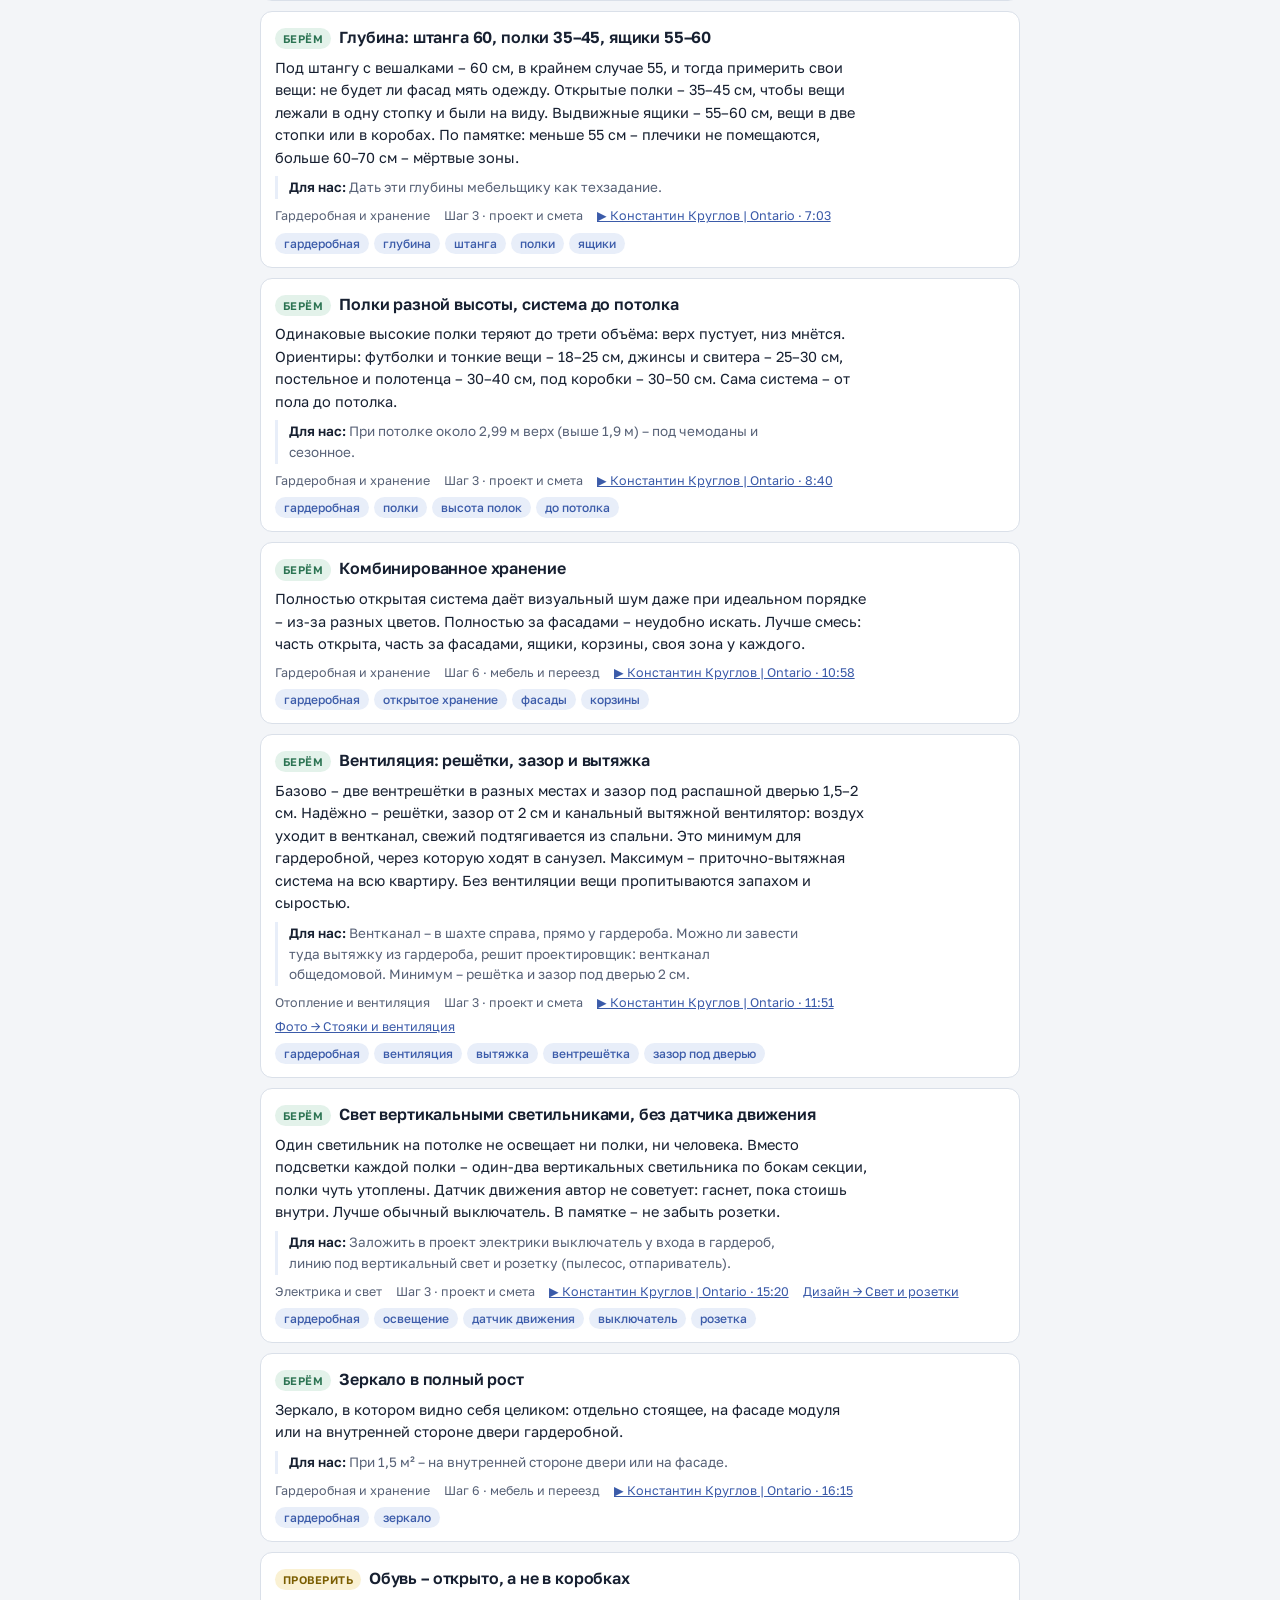
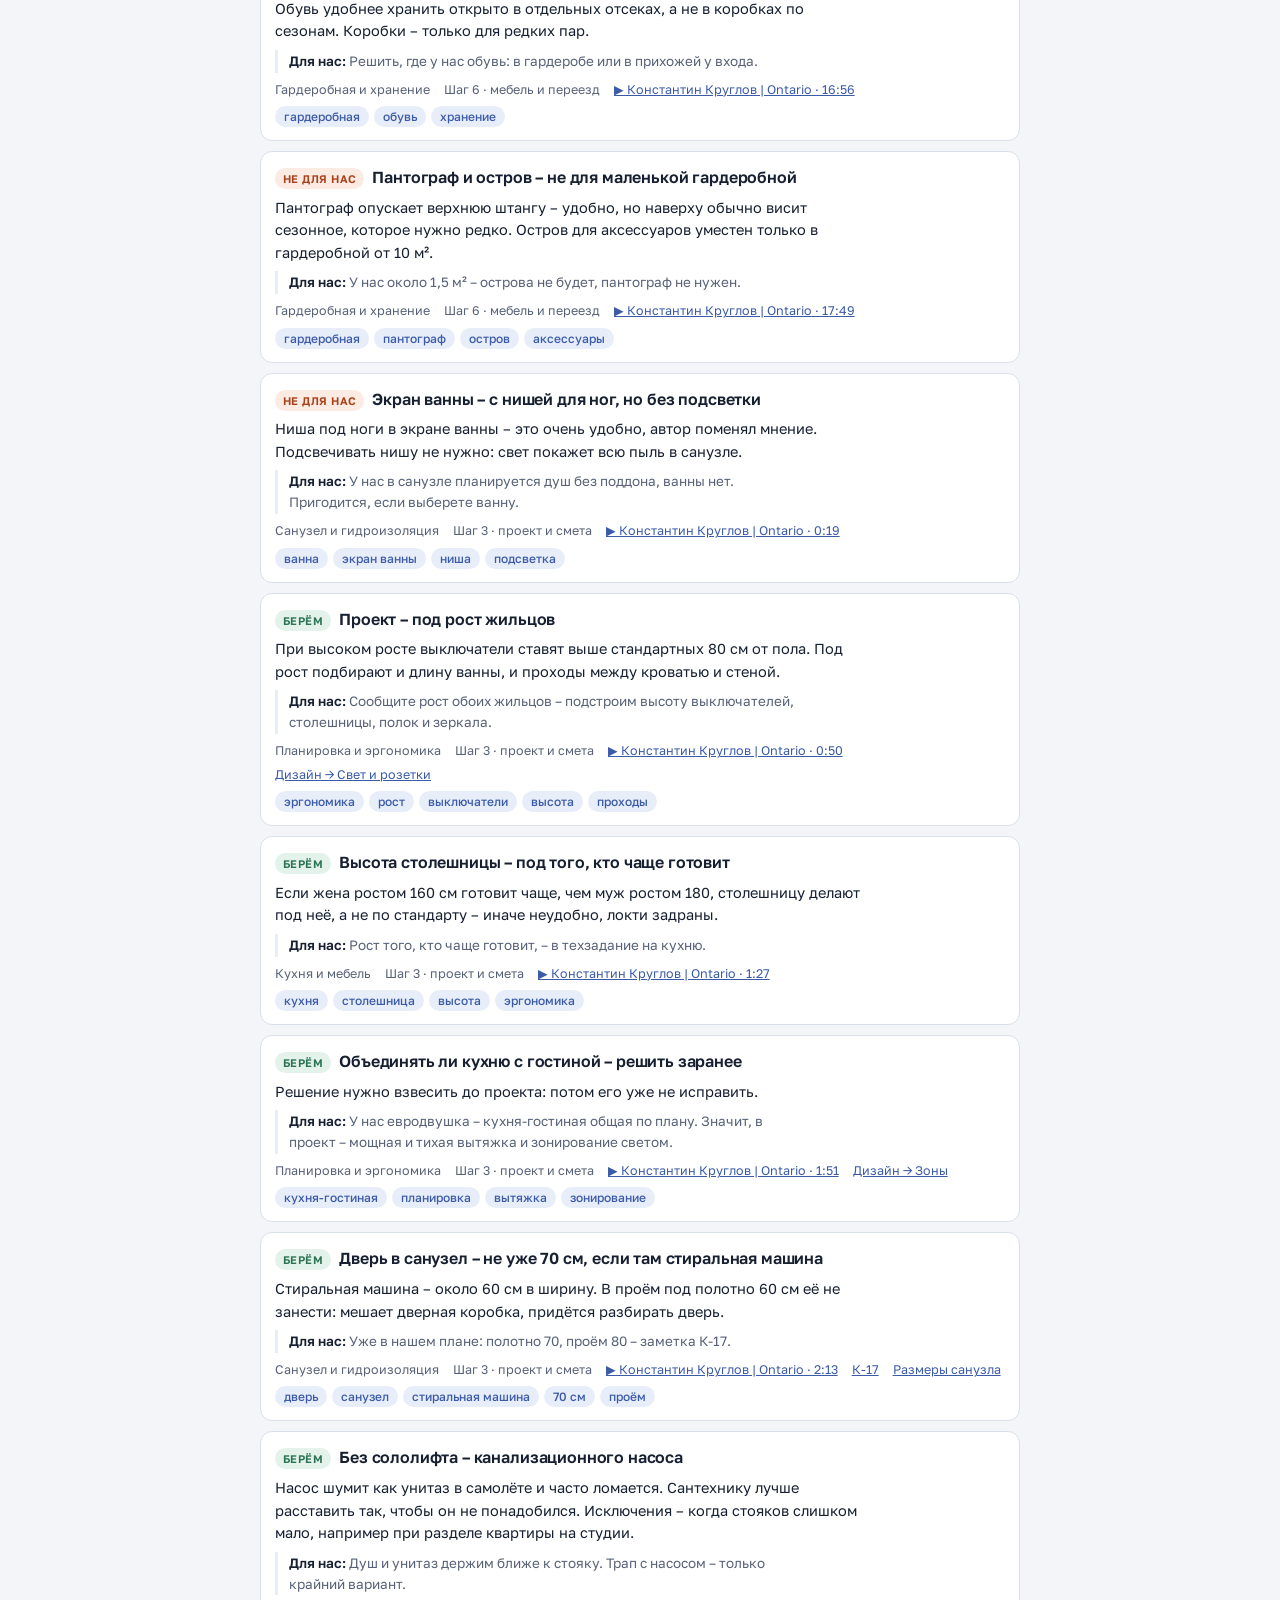
<file: gaid/index.html>
<!doctype html>
<html lang="ru">
<head>
<meta charset="utf-8">
<meta name="viewport" content="width=device-width, initial-scale=1, viewport-fit=cover">
<meta name="robots" content="noindex">
<meta name="description" content="Гайд по ремонту: советы из видео о ремонте с поиском и отметкой, что подходит нашей квартире.">
<title>Гайд по ремонту</title>
<link rel="preconnect" href="https://fonts.googleapis.com">
<link rel="preconnect" href="https://fonts.gstatic.com" crossorigin>
<link rel="stylesheet" href="https://fonts.googleapis.com/css2?family=Golos+Text:wght@400;500;600;700&family=IBM+Plex+Mono:wght@400;500;600&display=swap">
<link rel="stylesheet" href="../assets/site.css">
</head>
<body>
<div class="wrap" id="guide">
<header class="site">
  <a class="brand" href="../"><svg class="mark" viewBox="0 0 24 24" aria-hidden="true"><path d="M3 3h18v18H3zM3 12h7M14 12h7M12 3v5" fill="none" stroke="currentColor" stroke-width="2"/></svg>Новая квартира</a>
  <nav class="sections" aria-label="Разделы сайта"><a class="lk" href="../finansy/">Финансы</a><a href="../remont/">Ремонт</a><a class="lk" href="../pravila/">Правила УК</a><a href="../dizain/">Дизайн</a><a href="../foto/">Фото</a><a href="../zametki/">Заметки</a><a href="../gaid/" aria-current="page">Гайд</a><a href="../voprosy/">Вопросы застройщику</a></nav>
</header>

<div class="hero">
  <div class="eyebrow">Гайд · обновлено <span data-g-updated>02.11.2026</span></div>
  <h1>Гайд по ремонту</h1>
  <p class="muted">Советы из видео о ремонте: что делают мастера, что из этого подходит нашей квартире и где это уже разобрано на сайте. Ищите по словам – «трап», «стяжка», «розетки» – или выбирайте тему и этап.</p>
  <dl class="facts">
    <div><dt>Советов</dt><dd data-g-tips>–</dd></div>
    <div><dt>Разобрано роликов</dt><dd data-g-videos>–</dd></div>
  </dl>
</div>

<section aria-label="Поиск по гайду">
  <div class="gq"><label class="vh-only" for="g-q">Поиск по советам</label>
    <input type="search" id="g-q" placeholder="Поиск: трап, стяжка, розетки…" autocomplete="off" enterkeyhint="search"></div>
  <div class="gsearch">
    <div class="filters" id="g-topics" role="group" aria-label="Темы"></div>
    <div class="grow">
      <div class="filters" id="g-verdict" role="group" aria-label="Оценка для нашей квартиры"></div>
      <label class="vh-only" for="g-stage">Этап</label>
      <select id="g-stage" aria-label="Этап ремонта"><option value="all">Все этапы</option></select>
    </div>
    <div class="gstat"><span id="g-count" aria-live="polite"></span><button type="button" id="g-reset" hidden>Сбросить фильтры</button></div>
    <div class="gsrc" id="g-src" hidden></div>
  </div>
  <ol class="gtips" id="g-list"><li class="gload">Загружаю советы…</li></ol>
  <div class="empty" id="g-empty" hidden><b>Ничего не нашлось</b><span>Попробуйте другое слово или сбросьте фильтры.</span></div>
  <p class="small muted gpop" id="g-pop"></p>
</section>

<section id="roliki">
  <h2>Разобранные ролики</h2>
  <ol class="gvids" id="g-videos"></ol>
</section>

<section id="kak">
  <h2>Как пополняется гайд</h2>
  <div class="grid2">
    <div class="panel">
      <h3>Что прислать</h3>
      <ul>
        <li><b>Шаг 1.</b> Ссылку на ролик и его текст – вставкой в чат или файлом (.txt, .srt, .docx). Текст с таймкодами лучше: советы будут открывать видео с нужной минуты.</li>
        <li><b>Шаг 2.</b> Я выбираю советы, сверяю с нормами и нашей квартирой и ставлю оценку.</li>
        <li><b>Шаг 3.</b> Советы появляются здесь, со ссылками на разделы сайта и заметки.</li>
      </ul>
      <p class="small muted">Где взять текст: под роликом на YouTube откройте описание → «Показать текст видео» и скопируйте его вместе с таймкодами.</p>
    </div>
    <div class="panel">
      <h3>Что значат оценки</h3>
      <ul>
        <li><span class="chip o">Берём</span> – подходит нашей квартире как есть</li>
        <li><span class="chip c">Проверить</span> – подходит при условии: замер, согласование, материал</li>
        <li><span class="chip w">Не для нас</span> – противоречит нормам или нашему дому</li>
      </ul>
      <p class="small muted">«По кадрам» у ролика значит, что текста ещё нет и советы собраны по названию, кадрам и данным производителей. Пришлёте текст – уточню.</p>
    </div>
  </div>
</section>

<footer>
  <p>Советы из видео – чужой опыт, а не строительная консультация. Работы с общим имуществом дома – стояками, плитами, фасадом – только с согласованием.</p>
</footer>
</div>
<script src="../assets/site.js"></script>
<script src="../assets/guide.js"></script>
</body>
</html>
</file>
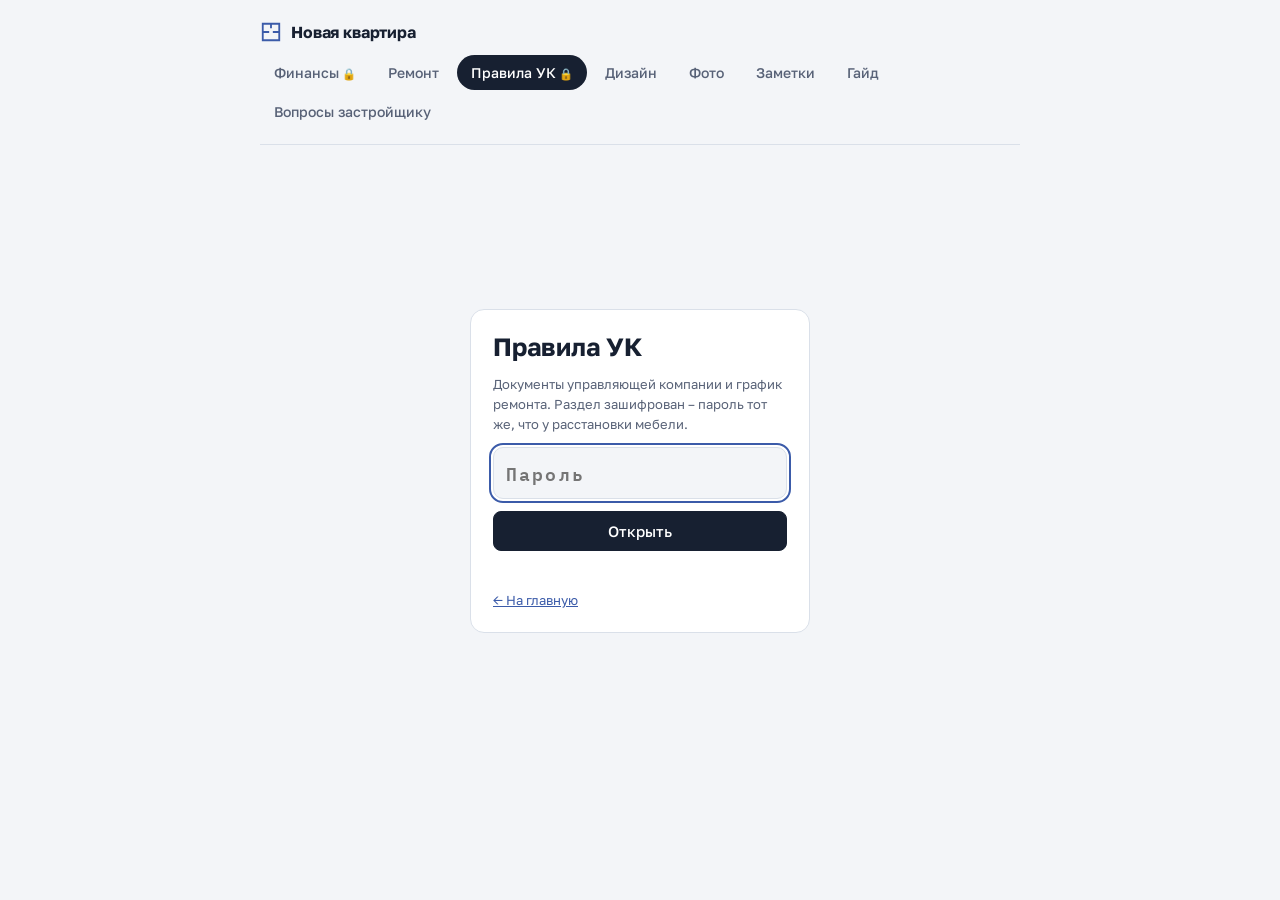
<file: pravila/index.html>
<!doctype html>
<html lang="ru">
<head>
<meta charset="utf-8">
<meta name="viewport" content="width=device-width, initial-scale=1, viewport-fit=cover">
<meta name="robots" content="noindex">
<meta name="description" content="Правила ремонта от управляющей компании, технические условия квартиры и график ремонта. Закрыто паролем.">
<title>Правила УК – Новая квартира</title>
<link rel="preconnect" href="https://fonts.googleapis.com">
<link rel="preconnect" href="https://fonts.gstatic.com" crossorigin>
<link rel="stylesheet" href="https://fonts.googleapis.com/css2?family=Golos+Text:wght@400;500;600;700&family=IBM+Plex+Mono:wght@400;500;600&display=swap">
<link rel="stylesheet" href="../assets/site.css">
</head>
<body class="locked">
<div class="wrap">
<header class="site">
  <a class="brand" href="../"><svg class="mark" viewBox="0 0 24 24" aria-hidden="true"><path d="M3 3h18v18H3zM3 12h7M14 12h7M12 3v5" fill="none" stroke="currentColor" stroke-width="2"/></svg>Новая квартира</a>
  <nav class="sections" aria-label="Разделы сайта"><a class="lk" href="../finansy/">Финансы</a><a href="../remont/">Ремонт</a><a class="lk" href="./" aria-current="page">Правила УК</a><a href="../dizain/">Дизайн</a><a href="../foto/">Фото</a><a href="../zametki/">Заметки</a><a href="../gaid/">Гайд</a><a href="../voprosy/">Вопросы застройщику</a></nav>
</header>
<div class="lockbar"><button class="sbtn" type="button" data-logout hidden title="Удалить ключ из этого браузера">Закрыть паролем</button></div>

<div class="sgate" role="dialog" aria-modal="true" aria-labelledby="gateT">
  <form id="gateF" class="gatebox" autocomplete="off">
    <h2 id="gateT">Правила УК</h2>
    <p class="muted small">Документы управляющей компании и график ремонта. Раздел зашифрован – пароль тот же, что у расстановки мебели.</p>
    <input type="password" id="gateP" inputmode="numeric" autocomplete="current-password" placeholder="Пароль" aria-label="Пароль" required>
    <button class="sbtn on" type="submit" id="gateB">Открыть</button>
    <p class="small" id="gateM" role="alert"></p>
    <p class="small"><a href="../">← На главную</a></p>
  </form>
</div>

<div id="secure"></div>
</div>
<script type="application/octet-stream" id="payload">
i48R4yjBfvztie18hKpMnESexTl5USsdWUr9duTp8WvLpxdZcVc+q7dzzvv+wfSQQbuWSPWbJqKjJoDsPk+sA/woD4l51eCr0+xtc6lzt4uINl46DICPq78o
KEopKG7OUoCmSMfhuU0oZyr7CrzzqadySAY+SXq0dFcGRHbIA/c+y+ZuKEaHNL4D+JgocnVeS4KZBVT+Sv+jHllpT+GVMnxQWAbKDwlwZifSo9w679BmellD
LUTfcDwce42DjTJPVusq52PUb4aElNLzFqJrqbokM99k1ehHuhaLYEkVnl4oxLSdSoNDIybrUYx0irhIfzmLEeWb8lX+p/bUiHgL176gY8diBtW+2kzbODCo
+qdutzhvPsrBFYYZ/BktKCLeMVw7JaWyZLPrlBthnZ3vh/fOeX0SJuze4x+Dm8CxnhhMOb8hy8FN+cMzAwXZ+ZyWF6DJNPW+7gVouvjhg/9j+iUiuOFFBjrU
U7ckjC6wlIKwy2/Uitenjn8MWAJpV12WjJq9xYU/p8eD6M56ZYsskXe3g3eMp72xkXmnaNNSPX7Xp6qqRm4bsp5TORQdL7LSin9S6XU6s8wiD3jx/HYPwLQJ
8QbnRLXWIu0THF5tjQGP8Uk1XSR2rbq+i6QQCC8AGoKd/gC1HemjjvCk6LvGrj/VpKahppuNcdUaRBcq6pzZoYy2xEurzHFCh0zmPS1TTaTsiHnCcwV7NA1o
EUtUQkeMRjfSJR/a2NGKNoVIXleVcLrXJT0ptA2amDrDXOa8C4YrnEsQbWV5e44RvCNHQBp5OydztD4CGAyvgC/78fwNw44s03SdpIyA/kg3yuiEw177KwSW
JjCAsoTTh+SR92RJQbznbQulkD5rE/DbygAhYNpRd0aVxUJhvNjHuljcB4vd6NHsdfpiFf/gOfFkC2MZhZW9Pty1uiRA/9s0ksSp9/BUvXut8wmOURVtsKos
zHYVlhNbHFD7U+c+Wasfx+mhw6a9CnafZsbkMU3kIwagEYvoHmmFRxoNOK5dLAzfKa92EE8bMCBDp0kI4fXy3774ORZRM6dpahiv0HQ0wkxTHk87ByjVS/j6
k/lBIHvaQA9abGrcHN1l9d7dwi3Got52qmB4gsnXmFEbByyn7oNK70LJO4gn3tSoA/C9X/HO7aB2s42Q+B59hq2j/nJCuZzqXQUAinmFEXLxjxb8Iiz4sSnS
TD8/1XIGOx5PPtd2tzIlI4x5JXt8Bx64BVhMD1TrljFRpoSj+ioXCL+RJjNAJZ+t6RJUJxNi/nJUm8mAsO5v94ZoXNhCTeedodY2QKyOUu3tJhtqY/33/GJs
wxQAuO+L7riNKrQkTL1sl2Gkbv/VHICUK0VWpgD0rZvMhdmEff1rtUGiJjKCHQLrJLG7dbNUttmewT8Ko18qa6jjHA6vxYL4v7jbp2oQFlRFEpBrbnTohstR
5OEi0DPoFUq6PDoDtgAd3hURVIoai7+s5njQdb3awjJxogQjOiJ7QcfESEVQQQDHYZoC/iGQAHmNtYmuUlXuguM1h8GMhARqxKIulmb0qxfMTSa1ykJWe3+M
ZKbpI2bqSLp2qXcA1ZmZEIDCdPZ865SIfNDlzROvnvTvxdtV06mqbu4lZCPGzCXHTdrVnP5qTekU/iA54tgDl6jC3U7lsZnEamcdMoZ6LEARN9gaOQMQ7elW
n0HHARCkdAFzh1NAnjlEPHvC4kb0CE3kGzzo+zF293CocOtBhBUW9aoEUvp4UA4yF/zJv/VRDS3lqzYkLved6xtZ/7aQtjdCXH4AZf26wNTMIqqE5xYWuRjd
K5IuJ0qxn98Kp2roJTWlxENau5oG0y+4JD4x/u8pljwDEIGp/T+FpFNgBf6O1Fwgj45ff6uJsyIC1vdQzc9lv1L6iPoBUKXDcFoAI44ZIdAT7KbhawyP07t4
wL5EEHQhbQqknX+FrVeNB8u4Mjogi/Y/wGJPy/L/pJl/9FaQgid9yBKy0kMzDH/NDoHUGIpGHopfl1+Bmtueaiq1giub8PXk1xVzCqFMabxNcu1kmX18RHnN
E7rPq9umE36Lm5hfVUvptHLRWGsE+p3WgHZXq4coiJD2LVh0BbWooLlkyD7iNR1InbdoJigTFJtI3oQWIEuZBsZEqDx0nFl203aS+0lgEbuY75vhprES0kVs
hxeAuUHE/ihKmSG3puyH2datWslBzkNixRhclMpcE01aTR7hPTesE4qw9Wf3ntEt5yG8CkmHcew0NweyYPWJU0ivSyFbSz7soYOYTUXVr1lLETxAcnZgKjQJ
EJbDod75FIuhl3OC9vbdm4qR2is7RSHOhuQ3EAZRLw3UR0JazeYiAM0Tnmug2RA1bWovsxebVKmkWAf4cspF/N46pj97m/uKP09Jd/4Z81Y6/LXnvKOADelH
hze5TaS1yosLT7O38ujFBR3h8esbvc490+uZApUccuHxNoYHtbv6Ao1fliPsKeQ1tQcePHzzyD3gpqj6/HnC0jvOrSEBI0cqA+ik8F516DwOEAJYGFw/rWfW
nHx4/Jy/lNay0YpBkVRyLzCB9mfFN32qtHX/SAoaC5fyrYCILttDD0g7MYVYOBMEGs/S5uSn/wkyMCkCFPPnnVgmkJ1RGsQ2rNM35+sFJrDu8Eh4iZxwTflF
Ni5Ax7qDkYxt3azLwesA/Bo7CwBzdg+n6W29aQBhpGHMU9xBJxtzAQgvc2rmm8RYdjXqh5UGNRPIESy46nvsJzmNVX/vTXchCtQgmdhtdjPUNY8BSt00Ci2s
qJDo24fdUFvYCHTuUZUpsWffcdbC/SCib3yI3BTo9jNYLEPJIZ1g8gEQotoaZWVKA5UJWy6agUXF9FWLaJFpg76/v0wFaNjCdJCRLVYCuyBN9ZNmW1zwKKdT
pGEUAikctc7nI8wjzxdNMFajPshB9U0tv4toETSLpEZ0eZa46DMfieg3/NEQTaGpSIO3ghSDSFStBYDVhVISxTBo4vWfyXAQ8fGrL9C4XpYeEsp6M1G0Czm6
XzlpXtsTjgTaNdn+PhCicT0pUQse9ub2Dz5goyfIvKEfev95AgSQY4uc69c9A+0ej5dgHduVx5C2tcryhvzPXWYFqPVepgeqPwYzA57S9E5EQNbsu0vdDjRN
yARp8g+iDDhaMg4O/cz0qLG9MIqXrYUunq1AJVOd4S6/7PpC2QVLo9pCYfkA4rQdB6smZ4D2InHZECO7aWBTgLUKVB6AK2z+FahLRw1UVtTdV3/APu6Bhf2Y
dujcbgFB8aMk1tE0i7UYDLrzSZK7kvTNaOuMkHU+qpfhkHDxQZaKYyPmig979CV0c9NZRNV8vYkE9u/mU+sKsQJt9T6qUkPH8g5FXD1vEa7AtYOVFQy6cdd0
bsHzBuF2HMEu6YCr/hZ3bzFXj2BA1Qpe0GhzVONpDk7cfD1lO/FNB9WtkLZqQ85wNfJY52E1mYtfY0YnnIZCDR2r5XmbCCJLeYq1Y4oKVacqE/HQM9wji0H0
6Umetfq7dlMf+QVwd3hZRfBqhNVNgU59IjWhmznNGgzmDC5r3ZLtjCvtLPTvby1UowLbwpQLJB/TF1QHAIpJ5bDAbY5bjWN1b1QcVP2GPhhZiW05JA3WAGat
D4B2brHAajPs3/VEa5I/uzx/iBLgg6KLlk0WBG3lLf9PZPLHaptDeLJcNe092P+iXDCz9Ktk7kUhw6c9w5P2YaDSq9gM5P8MYTaTMg/RHZoa+9lNIl/uKLPW
9OAR/yMLmdp7qdfbe/EL+2t0+E85lHvqnC55zbN0h2De8fb06LAgvD2Nq81duvRnAoENly5PYzAMoXZLPhtLwABns1KmaOpcN7myerbDtmXpcS/+zicTLNpK
+02sAYEbSHTxFW6DaaLRZHpAQf4ieIDRVp/Ea64BUu/FHN8ccpBiGRuGPXzNpsGuC8zU+PCZU0StR4loZ/JGtlIx7bWgFZPR5Y2MthDeySbFqvCNNHG0X2JS
lKpVzEbaEUHNBtTX2/KEqoj0wxCGpH6DNJ0cAZ1MLEI7/9+yL+42d8pSxhC3sJz8ra0WkkLcHPanQvf9I3OWRzfFzysXIrKOfvMqGy46d+fO0FlSEAvWchju
bPB274Bdd/WXmaMKztQeCqNodAqOR+2AxH+DecIxgYe1ZA1tUxwClfIoO4FrlP044ywlLwUvd7+YVu0Lv1NNKjiYcQgMG3xBasyEhz1CYoLziyURfMnaOQ5s
z5H0Vcw3zzNR5sa2EZMKJ34I1plcmWc/cPJH37datynij9mkQSKk6vGWU9qwHX5CA4ourLiIat9KL9TAmm9zUyC3DUaHSu69xoZIoIjiMbSbeTEy70zBnHkE
mSJzNKD92VPP4Bob/S2qUszAItHpXmC88IVkg3RzAvkrEiSFLw6FuwiiVaCC2TlQT5RAg/+JT4HqUkLIQ0wEp68l0ay89xmf+1s0tHmVJ4XvwbHFp14uAMUW
J201xxNB9776Yv8UBg4T/CMwwHGkUX5z0Mfl/sybEL6hwbzBjccfBOdpoBZHK+ZbSVKs0S72NlPs2auCXxafMBTP3Vp4iJF4NXegsfFPdzanL55gRFbZeKmR
D4fBnwHj+QJHUFvipFc0QWUs5LhcllF/6t9wu5KcZo77lVzYSYFEnAQVoHWnjbMxRJLEOREgFmwL3LaEPJL/3aLuoTuI8Vxh8AXv/psnXjaog81DocHlQ7ju
zuM78phmAuDvNWgfI6JfYZa3xZrwa0shvx2w4R/UQMbPlK+MAqikvAGe8N337gj8QQe/bnQa1D0f+rNfbZkvH6R/l1mpETexiqfFVzT1yJy5Djbq6uv5yi2S
RGLH3mYuHTTBNN4W7RpNPtjYk9K8IdBo8mE4YwVJwLC/nCySVm99K7oniBicnSzVIuebuYJZXG9IA+ka9MOrIF1zOtC53yWrxX9Zt5fEBW28yLhqjDcrH/Gb
ho7z0836gNqI6o+bIkWWxmzKy03n31t28OdicprfBQvQjeObb6hD2Q6j9tl3a8lldGtYz+d7jcWj1FYju5tG+lnKqX3oo7Gw+v0qEh5mvihhErhzSkKipU8E
rNswlviEhfFYo5WTtCRGAQ6I3ppFK+Fq8+eIFhjVqdg92tHVXcy6ARLqs3WJYt7xkxYXlUEhvsXlcHVZIRyTkE+uqNRN1a8e121Yn5/XhWOAQBStPBcY4QWg
g2PHv8FLMZ9Rimf8iDU8tF4+OZCEt2xf4oVDyPmin/VQD6TPd5srwlP1t9jfW/I/FijRTUNJ7ThIW1O3Rpc8tdhw6J3iDSPQP32VkLDjd7J3TlB33hNHvcOv
FduQAWuXhz5aAeIsr6RP7LV0ClHxKw6N7WjzlyFzxH4QNLEpda1d84mi/vb8iAKcBEl+sttW6ExTxhUo1PYul8mvzQDXp6sbIe+l384x9dCd5kulj9Y5mTJb
GrgI2LBD2qacgkh5r+v57+kgLEPHve/fCbWHj/lyoL62je8wHhXnt1oywLKrirnE4v//YeXeGZHbk43zY5jr2AMj7Osu9nknRABJEr8y5tmOcFwBiFaiblzg
5vz/5hZBdgAYeA5qbY0/k6A+7DtJlrygR+ZW4N1qSYR0ZO2ikafih+WxJFikLMCu7Drt3hPI2LzGxPkbWDA52WMXio3QBtNykhs+A6ajxAImgUm6AhF/YpHi
q9qgIkn01OA609jl18zxdsoO3SzKZ8wcu/TCMZSmlMpw8vEg+OcTh+x1GgH1WRqRcZc5lnbv/6E00aGXDTQHSwOpuxlk2deTqqztk203P7HJUF4PY6fr7tOu
ed13Y3h827Io+h4Bu0spVH6sg7tT8bIztJv1cOHY/SFFkQvISiajke09NohzbQj7F1YIOg1k2SjwL7V+Mbv6AyTthn0RlMkz6Esyr6msPBF9JPJJWz3WVMuL
1h1Nu6IfDAoE+j8bIgF+5VJob5Chs7303w42jMm6H5Myl9ihRQdZwpzRfhld1qalu6hvKNo7Qy7lemXO/Y7URbXdWC1gQBSfFS4WwWWF2S64ZvC4sKOAAxqx
BJeSeYWlk4CFSI2udkwokBsg7+OIFO9r6Wly9QeGdbSZb7EcfoxrvX0LHVUZ2L5RGEddkAeuVyTTamX8MDDdS+tuud4GR7iF+QK1BGjs7e+KUJF7moNOt3dd
KKTZpRl58Bac+Fza03aPBWrW9PnWeU/dXjwSfMO+qqhK7RFNTsRhDIwlt1VJjTmWcoJSyUfIv6qoBLZxRrArv4f5aRCNPUqqnMYWuqN2MYWNV9koUyyp+sO8
qneD45TbStfcoWNLkuIzDYjS0BDvZoyLZfv5wbpcQUsTl83d4jpOra7j+fmg1BOih4nNNcnFOMNtByvqJZmipCOmToN1S/ONyixvICQgm/wofWZ7MBcbt7LH
/vfqyg2DzGNKSX1agY0wGSrMrQ+Fy9+9ZovmblOlPTe8t/p8QKoPfHGV89gZP7Ebzf2IFAjykju5tpDYlBeQCZg0qgvSuYruHDCmVHrtVoKyoklUOGnRhlA2
wn4mw3yu17Uo/ErJoVuo1mPuFt3zwRm7Ee+c0DUSWkG91OYLV1GNSSCICKSiinEHQu/yaGssMpbFqKsyg8HJOf/IMmvm3Zj0HbKlsl5cr8YQXVQH8yVRDEOd
G8x3s8vnze9k8Ja4NZ7Cc0+Szi8oDuorPGHJ9SeV0KT/XJb6lawU3opI7yEayTQex3eCM83XFTfORGKVD75AJI/BPy4gJTT66fSZ3Lf4fPtLpGHtKoslL8YF
D9CjfB1XQ8NRBKuAsrxbMu7liuHnyaUYvFqQEjJZ0I3HourXenTVjyrbSzRAdOJwmmVWB4bR25fv6kCLp0j4hrCVEPJ69wv4kHf9zTpSaQrpyILvS22GYsW7
uknXvqqWASGlgFyaOUzDQFfeVwo6oyLJtlhZ5oM8P4obvkfdgLBhXHg/f3bUULpryHe/ko/c6HVlPdLO4rKLQIztPlRXwS312QPJdeITOU25hxHZbTKtMMqt
mlU8jEaeEusWDRhwEfJAnYtvg79Iy0WLqviMkq2Xt8P8kPM4G12OKfSlSu6NaOYFgYyfRFX2u4H/Sv4IcGrR2HawzwDT56hBIxnVVr7NX0FJFMsovJ2E5UMv
5d8b/lfZfg+LhjqzMSyaaP8zl4vS4k+0UgywpOt4wlpP30t42XAO3bDCyp/eSkDPVBVZGViRwegd6Jxomymbfx0q+c6z0kyEtiGje5Aeag72BpsjtPMRR0GT
aU3biM4kTd2gEafelFNISWqLDmz+3fDOeCkHtXUNrdYJKRCeKeGYxXVgoeCobU2FC8AL+EPtDGXfTU6oXzyIoJ63LXJtw11kiDxAs9Ah7sDLnbxsJ04sRqFH
IndDQHOUzQu0me5fVJUTIwFgxvzioXJCLPxfR8zxh9g0G8QqWgq6aj+7W8WV4+OYdpXIO544zYsDqR3FOr9fvQ6XpaiKwuhA4qicLLcE3NXeextoqQuB/p6P
4ZScmWXucEbZkc3OY39e5Rv4Mk74lXJR76WZsX9gSY5tz7DVnKlenq52HEeRKN2EuKFkncPxvOKAQrFnWj9axa4B9+mdlwDcjIvaoCLF479Iq+L073RQZ4Kp
uYezkjNTw3jpvHoPVWLcoDMx8rhL4vVmfBOIVf2g3Wq/+pxgJA6SXD+TAOi9f+pAX6wT7HAmyXiZtfxKdgHXEJ76kitODeakevkJmKN9CfI2UqHY7/WgWjVg
SDfTJ98x51AFYKqTtTMhWOJa8iktWQ9z5KQfYr4NSr66EzG23AqWZWp6y7D+RdO+uneM2Bg6jA8BQziSraqYu5oyYH3PNAZORneG2V4rHbsExRBNcX0/TBZy
Xd9+Qd5vfKDp68dMxt6b15nU7yo5kcmgy7T4xDkUx+ioJedb3NXXgdX5gEJNlpUD5woRoSJcSwobzZq3QoR36kiK5+2buWOu1wN2sRNCsSmgWwE86sMHGPrR
G6bZcc7if3HB/sCttLEXCuQzdnBvyFZ0RNWjwY0p1E+YqgiVY6MAzYoaSSci8Gn5JIBzXPR43mQeIRZUUF+nziUgqi8H9BXdVnKRUx79JrxeH4H8ONa5TKOL
NxNCvUrMAfiO+G/F3lBBxSD5iPu1xfRbpISKavcuSj0Cob5QW921HHCJRKxUqJTbLKUdDqb0pGc+L5tyZOjJGlWzAwdGYtyFSP4xYC/8Q9dCFQ504oNwHddu
bwBkBwWce/6+UQTvb7QWlgpneGhQN61GSMP5OwMQag0Ux3nEfWTQ2+HrPRfWpH9Mu1VamAAw/ZMtCuMlAa5Nrfg4w9iovid7HYWrzYwT1AbKz/1SB2/P5yD5
Ti/V1cdL8Y0drPbzRwO+DTj2smHQEv+SYKQBA1ewl4hncEecHQRUHGwysLQi58czcyKejjel/Ujh3xNHP9KkYaJQDebuIaZHxLKwOP08KNPa5z1YX2aNd+Uz
ipVikYK1uKkBs6jF1o/2jCRvbN7tdUA0VTMFz2Ve9h6awMRxFIuiVXdpBCgkPqPL0ghosT4H2ltbJY25BSJXoXyVZuqgevFBlsrOVnryWTcNs2focCludIL8
Z6XsCVLW0moxBSBV1DJ6P3putKMMORF68UfZ61JZwlV1wWwQ7oyE+PdmbQkvLQ8g/QI3WpVZ7UxQNOk69dQ6OfSy72brTxmokk4P/Up5nJDvWSbOZ/UKkned
eEyHt7b9dAaMAMkIncDyzYaWPTrzXG1QyMAd64GEOEVYf7u83UXFD1snaoLmFd06218GZa7WpxlOZGcBzFuryQeHivEMwyngMQJImLgOax0BkJ+KcI818GEB
dKSfnYrLEQGzPmdSNJ+1XQuF9UY97y8f4v73AaYBAUGphCt48wpsB5m6+E5XbXQcy0jvBPKn+zk08XorIX5jak2XDJA5OlxM1ZRLVeKBPQmJGB/l/LlH2UGu
O7qohPlTngsngbqYcEin+7rTxeHepzzKuvJI+ekLA+sXs/FH/6bxBKSug4Gh42buFb+HcSj6ICluAqQ+Tdk3J6FbBqTQCUfCbWrDVrq+lkrzcyRUgnSomQen
a7MhP7Q12P85ULZLMK4ATe5Q7f9GI3uGeV4CMHU/VKsUUFLsq5G56ojeww+XrAqSe2gvNMpJIVebbxqx9qQySyD0WbhT6L3LrAurV6biTCiEJ5MPt9mYdJvi
BRQw5cke/QCygcQEhbHqjSzG/wug/5wjVGRt3K5YlTHpYdsySfbfwfAaOTUme+Fbkc27fJ1rev0cmFCfwGpuHb7jbk483xl3j6eEWBxcvrkY4loRhKfHA9Au
FKTtWyQ+nkw1XVC75cDVhyKzqFV5vpvqLz154vafM+Hke3u5BjpO6XuPm4/LRG3glcQF5Q9hAZ8un6jQ5qYqSSxAeIyqUZAzVq5vW4WkyNjKqruERHQcqjVA
RxVlpwKU9oiEGnEKHR3DAERN/XQOUvh7bR0YiofUZmLyYM6qJSZB3sQ8nP+6irRQ1u9KnSQD81OAzqCPBzGBUk7JS/hGC/p98/S0wawHpm8yiiW7FmH8KjOh
8S/wrp+2kce7qPpeoU+SMY6gp2qUFD1EYhT2/pORpgcJ6wakHbEjZufJwMGefC7rh6OiCE3f0zItHpo+BrlIIiigp4V7K7i8aod/8vxEom09sCxkjNhkUZcl
mueH3cLvjKz7XYcy5+zdjS9YgZaH2UGFIodud9WZOy9V0TDT86DX7FAKwJJzIuej5rgHX5xah5U0T7kbuuKsZE4WTyQxPcD0kkDnMHNkD3xubuWZOrVW4aO9
fnkxkXRWF9gYGQ2omnYy1kAIdZAMEAEp48GscRrhKPH2yUZaAXJkVquFW6ed0jMr6MHnyI4tRd5ha25s9maOphW6ACJ91vRcGyRBuhficFcJIOWXZBTgsKro
GiGQPC7XO0zni+smcUpBUmDU+DnvkC9jMpeM/O87ADTO+nLRXp/UkRobO9BbxvHWo0Oe63gkB29DLSt68iIy1sciddo7BJAfs6GU0J2uttZtDbGZJ43GgmKy
of2aE3bwiriE03lT7QAlsIXMWH4avkr5S++9WS4WgLjkWheQRSfsad2/nNoUN2jMkT5ZQq8CF0J+INVllAeG0GYX2CngiP543YrT8Uv5w7ynQOoTlvXmuxDw
meAWW6Kn3TXi64oDFVqjbpVek5Ye8CRLKL0xEm0gmOKmWTlmSg34lhLVUBPbNmVSfumXWvx65OGGwJekWW8euIOgQAeIEOm1/WjAve7AmV+ufhGP6p2uBqx7
xAms64BP7HM3GcTmWNZIn+NTjBiHeB7b/M/xEMwzIKCWlnGBfA58+MpMMd64a3FeKI5Lqffl6+5tYzZSgucvROwUzYNOTfTfCSlwVDgzGGDH5WcfWhTuJBSK
EAnCUIaNDIUTvLdAhFgOimJbgPc+WZy6Os0RFCUVCGh4WDxgKzIeSqY1BWnIdMEkee2VGWCN8f7F2PPeAzBy4QZyJEFtk7L/93daF+gYA3WTnFqFQ3K2UnAi
UssVeKR2DVirQ/OFWkRiZhUbUZQhhN272apCBnnmEGIUjBbGTNp2VEMGjh/QZvymy3vhD67jf42wVOZSKQRHj+a3y/BtqdPGAl70BGLJyIzcy13v93/Y/mpt
JYn558IsrXOgMUwG2kho9QuvdtfSFw2XsrydVLVIPeuNc+MobM04o6dpL7Rkf1XPlt6DkptnfipKeGbmq18Qp/XnXXEFgQJr1pnHItYBqeWu6wWQLMrgU1oL
n25orQHeiN5fhCE1JwMFMyfczNaC3dKXP2SFfT8vorKB/Qx9/o+OtYUo+uZFJ17k6Bffs6C11I5x7UcK7ww865Hz/iQ7IYwwasVauExmh5wp2dIBEO/7O+Zw
LtEl9hOcfJdchuj2E/CR+P2/nGa8IKlCYUSigPmtQsvEcKFzWMdy/FjE6GVz8ftSFuOVMt4IYrRAPETac5aF7iGC1/Az7UZ/+pV3ICXztu66tBXzvImcpvpd
QBGNodvUPuBGm7Bq/ET2wmYTtleA6hztRjhKM6wSGb5b/+ah/uk5aLzHJUpgf5QdHzmnel5aOrp7m6lv3ZG4bE4FwmJC0sxykuRuqdTVt625rFIoVWw1jEnU
dsWsCoZ432hilE06EdZPS9fTOKypTR+cAl8St0cGRvCZbw4gIk81KRLLtPxnhuxdhAe56VXNeLI8PJzEDlCpHUceRs+sn678Ju4ums91OoQMgMh/lQm/6jTI
ekomuP7J9Qsbm7BlnFzzoQDwzYMipACTq/RK6ei04uD54SPmj9hvtqm0xDwJqrR6JlCF4PvBGhhGXZyHIHYWaEilG4MDEjSx3LzIelMsHz3sxGz3Cuqrge/e
hhIRyPGs43RdYMRDqZ07hxopyRmMuLa2QaGMQGwpnd8v4dki63YbbuqkA/T3zE56NT/kJFiCkIxMwCsoW2poXmnp6nKWxVLP5qU1Rs2JoFbhRtJOuveMcimp
3vxRigORsXEGFUZhYi7yRsPSZW6WYv7RVYUlNyj+n3dcfZrdavFk5B1VPx0E5uQdSuj8t2/2lrGHyQfkxV7PcKiIBH0DuTgTbSYvKf/fKtu/avtyPRc2VLpa
Ov9er90oKnOOCgO+qLWDmjXR3mDI6zlxAWE/aiUT0CC1P6MOisN0XE6Hj8S8V/SdSyz2kEnmIf6vVMGeoBP5LLLshQXNUFbwpdCtTU2l5gDbgFzJSEmZc5nR
2dOeDS5QOD5oJ6iNaj93zaumM7AywD5PT/yJbmzxCu01UM7O1SJBUFyLpRjHIVb0OkK1BqHcj7t0GvTOhqHWGl4FniFkSAxv+tcH70wG5+6q5PcInzoz4/ZY
EsI5wl3wOzniOWFgUUKZSBhYb9uS7mzMalOnE2+D5wlNm45liZQWYTTFJWWmiEpaPCBl/fUGBdJCHm29a0KLSJHC+1wB7Vv0P8hnJTnttr+7MrM/czksTBGC
+4sRE7Zwi7H3KFDtFW2dWXYxwb+xyIvPglh9gfItwoWRnXNJvoetBnLidJVPWs+b69o6prl3AHeSwyURiTEfZ42J8CYQkwFrk1paoKqiP1tCRrYo3WGnxblS
s4cS6cAhpkq+wVhYnkjtmpIZTxGjwOsZf00P3BrbNCWtritEbrguHYFmIwBh7+/cFVdl4uYRfhkJUGyMd3YY5ZUTcbIJJxARLiphW+KvqpwxVMuVfTayshBc
JTZH1zoE8TQaQykM2OsrKhYMuLEOdTe9wEHTXOB/1Ow5xbzQ1Wq0g4daEFl/AgSSWvMZ4gNXAn76wYUaMnFfe1clh21C3iVAScIPANwwqfHMHMc0XdXRYLVP
HeD+8EeYmnK4yAPyTPUrjy/Wc9fvjD+hiQvwJu14Vln5LbqmJUuTkWkH0yIcFQJA6ooPN4NicNJYa4gYFYSzrjlc6qFYXWqH9nVZgp16yK08oKntuG5JHyyU
84pImqZC4gFOS0nJ2HHOdMxN4UZbOnPdnCo+6wqNpAgD8cDRNxdgKHbFef/lairi6NAZC3EU5jxLjHYUXmbP20oOwyOAl8TqNFbkVW0xb3YowdPKEaxTR/LU
CSejbHNFAKisWj5AfNOoWwPKQVWN/qU/Epkgh90ppcLONuWa64xl/cS4iSJJGKMxs4EWmKAkv+8uYxdaKGO5ii2NUXOdrbtKPRYhBEqv5/g/o0LuW0NmIOtU
gHItBv0tPfA1ibvKJq6UJVVFhYPGqzDoi4x7RzWL2dNGEVvZ2lhHCblrOeS1pKaOMtYQ4D4jirEZnJnZU/2ASclXYM/m1PcN4SnnO/vKELHCsoa/TZSDY/nm
C9KgxzwVVmiRkOujoVmGivuYUKrH/tJ0LoIltKkZPf7QitSeDBXTX4Kmwkdy1FYbuZXeGbe0IV0vKmiE1wG61CY8GPVfqegvbeEtYX9sdYcWAsUEzpGRcZU2
87xEvsZgPLuhvo9E6+ps3ehCL5cgXjyGzyqnLTyWvmrg1lzrx1Y8fwRTSovU4jsj2dJOtflEknyBp9D3D/BEGY3kDccZGXKqcC454ULfg+CSqTxYxWjdd1po
VCmFlt/fBHj92C11E7tbztdysQFy/aW2hUmhlT35L6L5HWsY+/kMyHcbwFECqfoGpJ5cuPKT8o2SOE4oIMnqEzZBobqWkDQALwTUf40twXVWHilNJaE2oP9m
kyjulxQX9ZUUAhu1M9HYnBYB5QDkCK3VN9gRcQEK50rRu7fi0GVP4jo5uosDgEiJE0GCQY05InXqlWxGaXLZNqB16zRlo+GQuJqupDftRA5GTc1w8UCcymCx
cUihYYN7jX6/4ZE1lEM7RN+oWVkfT02gROO/5+fSlW9zk3LnJ+G5P7XIvhQzQF+izeRneF8AEP7Q5ARqpNEIieJEv191KONKnFSI0oVrCpSfDYWtlKquq+1E
rwbshD9s6yvQnDr8rDBet1ZXXoHY3M4Oe8nKEJpTYaNv7NB4HBbGIvgyMVYIy6BTxiQTznYsqRPN/Od46a6/D+SgtktCmEwRt76GiZbc/g0HN8krD0HdQcu7
ovpOpxnQXF7QJ9oO92+rf1g9EiM4ip+A98X5MXcpcxfA+yLYvCMH6LGy/pPx0c2U9ijyJQRJgjGXP+F7XbE4WvIJwlw7VKKBQR2ZiwMRONRDahq98gQDjWjA
7ztLM5RNxqWXKwhAPYdXAaIbRvlABrmWF25Y+/5Lx1RleAiH0yh63gkKSMI8PgiBLocJCCb5wkVxC/UIAvyvHGlO/hCJCZhv+mbFbidMIkNR21GIXdisSL0l
L01qYvJyehiEL7pMzlDQCuIO/zhvmw6KPZlD8XBvg9ncze1LKtVjpmiT2YjVMChIvwX9u+jfpzg9bbajXT4nGYASBC4m0yH+vzNyGWEtT91d5JbSaxjGc5CE
15oEuguIjcixIHP8ZTXdinNuzA68jxnslzOtVopj0YMV7tj4VGxV4fSPQMZQ+QxFZ72VzcIZ8AMYVdk7MJbTgkXatVL/8EpD+yw/sJmyVfWXI7jgTvkuwe0g
rKNdj/ANWCAbBgKDnM717Fo4xL0zvPThkIOhO+9Cw6Cs3sF8c3BRSccrHosLloF54zDIcCX4GHggmwSNW0Q+G5gr/MJHxk7jXbtH50TUS4UiwfjdI0RRETLa
+A9ZHnHkOWLMgA07BOzP+YEnTtomUW1sRw1sxSecdegnfemG2HvVExrxXj0+ojxl2lieQeiOjVxWHEOqHihnMDmmpqDukvShP89tqs3bx62kPPEqWN5TDHnj
FxdSlvGVyPKvUDmeH7AxRI4WO3869QTxkLcn/JXSt8SQrxIwHOBtmda8hX17aNU0K2pcjYsgMEUEMRJsgfAN5ceJHD9MDRfWln0q4zw165fIRRVuwc0fVI7G
E09Nd8XrTFE5m7W6OTb1dh91uDi1h7HsZAxgOW/UD2hV4a1QdOOQIZzMIe24rVg7nFG/ZztWr8W32sg1PSZYn7Ps2hvudb8RNMNg2KlRTnzKZC85u9zcKF/G
lsiBbsCxqXi4fis3FezoWmTtAJrg6VDEzNc6nzDG+JLf6pFPaIicjSU77hcKLoseDFcmpdria3XIsIly9Z3huGdRVh4/Nbh/8oIQEy+pDCFPjcTdqBd5tykp
FrAYMBaKEYeuc5+7aLellUUWxAbClPgMCZyOpXy2WwbxsscVhNl9bZLU2rIOkBje7w/nIeT911PGehyZ6TplC+aEZpPp+lqFdjrme/D7tkCECzYrsV8NcrMV
2T07vJEpTOS2PAyKBqj0Foiyy6d8X5Dp7kBKuy2VOUKuOs2JOeqC9c4WWopbCgkotev5h2XJxgNa6BDUsq8vlMD6h8Q/tVHaaEkjxVdlTa4BwqTZf54pAX6Z
h2q4jdcQAfzBh3HmkvJbBBsBuFXnec4YQ+zWbVY3mYN29YXEKNRiBKoNndXtYzAiNMYmOoy5nS2YPJtGsQKICcSuPqCUXqx1UG426gTkkiSihzREzzw6nZAG
MyOmcpxN1UTMJh9PPC/vBQ+dUTd5xPnYUdyNyEkYNT0B5HwUn6xS0hmNPwjUCSWZcZMROEn5pCbIy1aHCc4U81bqDPlHJwSYonSseYIskPjwkLYR/MnkEr3Z
Nu8wPvLxZDohhK3NsbljCEp8CMnomcyVNUp8ieE3eh4g5KRQQt5YTbiURhhDV43JGa3kwjGuZD01amhXFZ/nCKFLEq55+coI7hIMerbWb4hOc2BNkqZsJ163
ITIDAK7CSR7b/oupXRAZbYUorUbcuVp+im89ikMncaCpI+3sVAR34i2vsc7MpKEySenjRd4KeTTzl5GNzUX9smw9iMrQi4YchskSbU3maqOjPur9wGhf+4xG
OwF61BCa2rosplN5/e60njWn+C0uOnUCezR7OnifppjfuLszAgpwK5AgImb2AEdHe4V63itRp0XwCEgM0y9fXhU1VusJ41qOromCjYcehH/9CLoobtlyMKkq
bQNcWCz89+dWXlu8RYUzFfnnoadE6t6hUi5o2jTd9B/bieAEl6w8/iiuGEGzSKIe2Q3I4B0iNaqCnQe7Z42j7IUht8pyG7CpJyX4cVimpxl+I5hCOYAn0K75
kC/7UZjqloj6LserTQXjoEEhfTayRZuir+VOOit5qdMgW0nZepo8GWbEZYSVT3z3+WaMKH8oozliMlJw/THFA/9EftUX6Ttz8ujITxvNHcZ03O6nK6PZ9RgJ
6ntxPB4q1fUQi39zdxfyYsnRXTVD74ETyX9nWdhoJPAjK5t983JqXQowht/I9NjAuE9OfGYfr3lz3EH6f6UkxfCqj3vVzCsvvOuX7SEkaL5uPkqO2cGO4VDT
9ZHsB/HgrAWbkp2OAaZLGUmJ7MrVnP249Yj7zCysU2S4eFQW2Q8aySshLqcwstiNKDwFS9H8RwX5zhQOZ/6Zbc2AaOGYbIfeOffbxYtAryXGtspxCYMwKQdU
GDJllc5euz0a5boxVEUZjEo+M1eZq8hMm2dwY0e/8KKyNs4yJHFH3/9XwpY6ShqBgbjL7yd+7urKNuohiBYfOx5JtNBx01hAOLO+Ld+iNL1FHd0ZfHv3uy7w
AjEWnulK2pUX5iKKRN5yXHbgN39JLgvu9BThXnHXzSrhPHCWAscR1ZHhzgmmwxt3aiUHFvjt2mSD28a95aMDV8+v61eSjTgNC5OOCU+BGLMFImAAinFs82YW
QOtLJHuFa8z9K0rtqEZWMKS24DSUuzG/XtTnb3plkwCdKzNy2VngjAROh6Zonugn5VpU6bRb27d5wz6OXhv9p/03Uyw9uJKvof+Rb6kfchv52oa6BQqELgPZ
FyfYlZGoo6xmIgfEScB1EnV7epu7WW7s4D8NAkaXvUzlLU5pUD2y4ENSO69bhAFCi6qAor8v4UtK4JDYfk9Aug/M417t2iZErBxfk6UV2cGuI1ARBkThoqSZ
wrKAcRXiATFcHEOQ8dvgHQ8k/JO6loGIiPTwrzynuzneTCMntBlpFwQNRKTwM3Du7lilDK4U8zT5CaBaDEjVqu/6A+ZcOAjzXNyhQxbnwNyUg8qP+nor72kT
P9M9r7eyG/74lOi0TiOTnhx7l1U2jpzgBG500mu1H3MMRboeDKeO2b9GIMuybHpyHBuWWRV2nW9tEMAOTzYZ6wWUe0otbkRBasxGTFjijA+0ojX6Smi7aqy6
v8mFiiVdSn5JXQfZpJyfhj737NpN58kMjpn9gzKURAxg969tjOEEA7DsJJJljPuzP7QXrTn8VJ1hqXkgnAE8kQrQ5LmEIvebf33FlmrNqpexbvASR0FnY1WF
S9QBxl9Rb3ir5s+JX5+AI+QAkGU0F7Hfd78k2LrrEqUV3lrkUP8z58ot6iAB01eCYpCVycKzy7qmd7UPPsg9qWv9yr4ggrB2oo8NV5BT9/ftHdQrLZWd+8Nu
JC1wtNWp1+jgsaNdomCK4DMVV2uV5AZJqGf8OWOU2AIzBrbi1DrUDHjCMgXs6Z2ba/yirXXXsNzdZ0YeCQUi8HAFrq8PIVtqkUqqOeogaW4JW9AkwdZ0OjR0
zlDfuf1lqjfRJqdZfVnFnixqaHGpdphhO0l1lBR6Jm7sVpdZwd15FeadqbpiHm9C11+4jxBB0kBQupWM6k8w3V066uQc3jCaLhYypDprybTOELAFy1t1FY3J
77Ma2IlPYMw8DjEcsyQNfk/r2tfCxro7RxReqoOc+ZI1CxqqlxTZ1vH8RH7wgiK5JOn4eWAgIpXg62v5a1kn2k7wA7/9DAnwQBTqdDy6eFk/3BGGaLrBcPo9
s+kt+BAyRCUtCajJ5vtHC4I9iJ48IEiczlPVSbaHzt5/t2dG2gwSsH1yEf7EIn1cBQZKHApnUE175w0qGwz/pFXkRoVEzJ19wDZ7fq8JN7O7FmO65aOlwKGR
wYeoGhlgI4fTj77YaxSUWXy629mA65Ch2Mz2U9nR9eQLE7rWjJImcyHiNezlmSLCCHC55DsybBDEso/2MMs1wCf8cfBizw5pmkw7ujFmdWKxuzRgskkrGZzS
iKt8aCXiH5kc2e8AhbyMUUBWHCLVUKllS0zbm9hmuA8zY37pLFihdSE7DjT+lTukG1aexmDt5h3gK4X4cI/iI8YkZV+brRN7vjCktG1oT+ZRpeip5v/4Ajgs
MMrzNu7SvrBcooXaf3CYq7IOEynHdL3o3trgPanfkUdewc8nlW5+XOM/S7tUJOZJMRrCLrOgfUKcHZSiZc99DQtWkAtJCb6g5O0zS2iRrmr33ze6tjjtXEoU
h7nmATKXV8XiO1UzVddjhCNdhGRFT2VktQA6T9dOPb47mFZbZ/7LDSlQr9BlKgEeulAVkTqA1jzYQyzQfuqfKBpyHDY5vAAlwXZ9lscImyB+AQ0WRCXzFoaS
mZi0ZoiSw1zhd+KpmKCYIHzByJelQ4eV49xwVx8mYJaS6+GgakbhyS5+vTXmsGECOOItyE0Kb2/+LKhOR45tnnb1qqBZIthsweDAcScYhsCNqqGrfTcX04Bn
WGmEqKChosoZUVpp66O8Mmm3AHzdpnjcovJyVwVIZNKlmdVK0f4/eN8AQPiB5I1oUxEmNog6czvMAkmfkHTgSRYF4ez7dnMyfbG5hXHidhnPaq8lrGAi5l7s
vw9Dxhrv2h/zqFH1G0XadGJvASvRUkLLsgyEMBOPHjGXiknFfEDRo0CI/s+FhJaRfhbYdjVk+vpgFqy/OO4wpVuQLWVqzwAbhrLY1VGb2jYwuWQ4EPUQWTTk
02kz/wKcTtWbPrpLCVADqfodrAbhVICwnViB5jRhhmdB4kU9aElZQVOhkNTo2xSC7aKLF9ZGT1hDdtM3ln9uyI2xRpu5cBHK/WZ2eynmh0g6R3nxq9BplfxZ
I+QpuVTeDttg9ETmc2SJi+5V5P0bj8T4LtWXlooePjSkg3XiVBNDEp7SDA5wKAwYxvbsgQLgTKRQnLunK1ETyhoCWCsoO4Eaozln+IfJqufFOdDqqnVnjKVZ
TBbEEcE1H/LtogQJDtGdE2v8nHe4ljyomCScaiADVTE82QbV5k+yb0+r6F5EnEh4zGJiZg2uQDQMCNsILMx8ZLPSmUewIQxCrsS7tkS2Q/JqodHL4KGklW0s
VsleOx87FGEKMucl8hLH+wb1q+m3px49Slb220Fs0b+tsHszE6SLctseKwOCTPXbfKF6JGE9iSrJ5HiUnLc0Sqa/VUhMa50ArHECtfNio8YZ3cDVw4tHmUbu
OtjCTcnfiYDzj9AxOqpRVj7ErUH/enc0T0nqH8w6wiBXf9HmJIUSlDN3791Lp5Xnv2zD07f9Hg4Cc0QBiE2IIPvssZFJJ18Nkbnb1qx4yOBFvWrq0mNW78Eu
QseNB0sZMUOIsQuOG9YeM2J3y8nRgZWn5j+dvMppFNoj24k/XSjzoK8C9rmpmRkhKsUeiAMYy6OO8km6FJKbLJA8L7o8w8kZlPK/B+9Ei7RAxKTncY0Fqv3D
seU+xprwEUU6SkQoY3OoJO3xaQTNb+6lZ/pK+yO/bmlG1JRe8bUtwKv5b3TC4AfiNB8Js4ICM1KtdR3wB4kc6AZXEGhs7k2Fsu9e7sc6VLoU5lfoTlO+I+1n
ITjSfVwx5Uhp2fsl5xU7Hthz/K5f3wnLeOdcYbULDwFYpaHyJV3M0EGXpKcegAsoDXj0/sgavXewy88lfxAs0hNYEMXuQyYb5rAeeq1x67iAxp6EG+zUoDgU
mKlVN4ZkQTP3pEyjHfndF3zFvMTalPwQ0P7huotSlxnMjRS3xfMVjgq4o8cpZfrL514XEkgjUqHcvdHNfmrqOd0ltX/7OiLjsw9WyFLW9DYz6l+utSrNWV+6
fnBrSI81JZpBm/KCKKbvA2WJ5kbHJzn/3fnOpe56z+bUlV91gJ8LnSv38EK+J0Wu45uhIFwGWJWJaBUCb1iSA+ExkgBkOeujQcrn1JAgpJDTBnePxkjR+fYA
aDhNDOIMw109CFE/oE2rtTqF71pq6gjFSw7ri7c2Zpk8ITU6ypU60i80LA1akLCFLZCaNYMieODdfP9gCGU4nUalR6pIuwWUqesHhwTWn0dp/mnhTBq5hPRe
zkUXC/gYLzPQ5NrP5aLWgTcb2mlj8Y+4lqX+H5QBwiBwdgV9cgWtD6G0rmsMcJN6MD7r3TX5JHBxAfTZxBYBeYZHPEMDFcDCyM+mGM1hj+W5PAT3Gc3yg5Ye
/bF7z6+zn9Z9TN/bSiGkN65ts+t1qyY+vxYtarC2TECulIFj5HP5WqU8yrp5rpLJitQsA1ZgKQMhJF04m3ZtgjWgG32JrLFVGu+3o8h+Vf7WOQZC/j8WmlMP
U6z/+WQ9EvEgbsjNTE+FnP4cMdJSAEORAGLQ17vWuxdHu4wO/7/1ivZnKIqCyb/Ffdt//ZJto+QDfqDyoDkVfnwPiASAPXVy3DEvppJipEjdM/2OvwOPQfcj
Jb55zVJ9Vz3k2RGa7UX7U7/u7ZzLd8kYO/cZzpqTN4J/DWIBLEZwNpzpn8tVtGDZ522H1NhqFC8tHwwTnLhOS2ZOplOg33uuE71/tTADtsRrTlCKXZOEBiPu
mXO96dd8LpnBaeXgfpSFScb+0UUwFGziNty1nVue8noW2jhM/PaZBdyPhWwsFAYfhfV/ftHOdCGlLl9skQV6tMfUBRLQHGEwARu+DkjQqZqiy3gElvXAYNDw
giP2FIiiZ+QGn5mTvFaISC7bmKEfLBT6G+21ElrNAI+x0v8yL+FzqtSr0kpi1nNBqCDft2OAe6yv5j0l+gik87QqLlIY17Mo0MQ4YNT4EvDLLREKfRHE7Q2u
OZZZdIkeKaZXHdP62BGFy3X/ApRuCenoucZECfbJt4YR/GGOKL/OwuuMnHVVPQTDOwIZRHQbB1GhVuVMUhAmKfY18DmRbkh7oATjE33zlGcTr0XrmknC/uaQ
e7WU2YmtHlBvXvTJNWpGOQO/17qYOAcn9Mmw6YylI7cJFmuf7m5xCvAk2Ocn03iFQqo5+4DzWMGueztY4uTgmzBniwx6Sxei61aENLBUCLXFE7w3bZmKoa0r
Df1AQv8pUmdg5gv+U2FNcwMUciCi+N/n9CH2bTJOyWljHGf2dQZAtO1/hzJTUhyBTkTr8DHvJ0p9fSZGf/i+kWae5eBFDfWdcz3Yq/Xsyj5PBOJZs4yUpwbW
j4tJwZhBXNjaZL7vIbDVuORWBzOhudsWx2XAKBMX0GwqqOLeOAsgqmPTT6bZcgiLTkKp98hinjEFMenLBGjTYoGbhQ0kPOYpRvmH/t96NXwvMxOhF1tPU0+Y
EnfyrMOhIcwPn4NhKA7/BaUIKYjRuJyUPSrD/bSIV51rw/zXgm3PjRDcjRrrZeumNOWF1tCfOqV/9pPzYWy5yLQMkfOae17DenJD/ea0vLsDXHVEeKIkHZB1
jE+e6ZH96ozrSGN3WiBJ0+wwN1or/p9+RdGPNfJCDg0PWc8Gsb3CxCIcPju3AQ2Z5BqIpoUA2Yc4OgBgaqMoyF0nKPSXstHeSO0q/tWrip8uObvs+NMqhHs2
xG/S7EzvhBpxpkpnlqz72JhCt2od4ffgxssbDCbNbwQTz8QGaVKNRUSXzGtfYGhm0R3KNIiadhBHshaZX4JCW9D6/fSwtpPOsbSVfMJxz4770uiXRG0sZwFn
bYlqPSMMR5oe8wX1KbG3vVjzf2UFAQxH3nQJQL+Ea9qJ3muD1GuVzUeYuxUTl6zV5qdtwxcNS2t4yiWy7xLonn+NUy09Ob34oROLNnWrsGGDmfeCJ/3u5ONi
SWlwQLNHpuEyNsCu410mAqfP3TDiiZktULiklUzsTlPk2pozRNr3snHebVY1+PzTRAQECa9hBBN/StRcYWhGT6OqMK7jDuT20EMfWrJXVLsaL+PdubWGEB/C
DJM+hUu+2XISL139n0LXEti6wixmb1gY3I4Qyo+Cn5azJOz8YlAcrNdHi0ONIREHZ8vOJCQpDi+MNpqv6kZ2NRXWNqppOIfeyVhiteT2W9+eOzoiaxuTyp3C
KSdZRHdhLiT+PRoG3YfumL/WAG//oN2HtlcJLv8oyGfkgNdAWaGUhtkNb4MIRP7j9jV9MpQSoo7Kl5LR1Z5vy0pzXIKrQPM7XNiQ6gsyJjPjAIw+nZDBKWR0
iwJVEdDZVZLnicewzwAKI3CFrI0CaBUxWw4xNwEMRp8s+IY/HzaP4MGaY/HN/Jtz6Pwt72cAIuUX51cu6TaePaLPjjktZi10cZr6km1GH3E13smq4F03uw4U
H9IbcF6yVdtgEAVJkq0w5TJFxUGN1lZX0L5IGIdKSwPtfiAACd7lPN+MKelvzCI4nLCK8FsZRnQ8tWXVGZvgAXRnT12z245Y7gsdQ3O6pBQcfbHexhcxeZbx
3AFz4NEBfrIpPZ1Qm80WwHcG5Iiy9bTMG0qQ6i7Sfmsk4lnmUnwm6O/BI4Hee7+shk0L3LeUBx8KlbZlLI2vG4IlJUfeyJoaMwM2SW9Uasd6ZACxevF3kcHl
iKQmqbDgr3MG4OeLHCWOuqioZV08qzPidITIuQpzq1tHoenbm9WQisDrqM6G1FfAxpF68GHdTTK5odEdQjPy6T15Z/gvkHuXTNwdDJPZ+8xhY6oVxwQp7Ssx
NgPfF3W+nDMBetm75gICCdxnDDnFS+TmG/2OCN+H6vb8gNfWV4aiN6OQAqJuAC6cFKB8lNEPbws8Qa0VMhTkuP4Q1NFepWN4LhrNMNNA0yZbA1uvbc6ubhiX
iU6CARsW1I/og4VxBRsXQ4nWWGOo/cHIP8JGxlTFfuzCXt8WFIL4CKQWRttRJMu2dRZn6QOY2/rtctQRfC9zdyO1TvbioPTdKGOljnKR5dsbMps05Ey+JpQo
6VCKSrT9kdskj3OotsZZbQY4n0bnPpBZts7J0QF78qM2GCstzLtA1z7tFhFOmpokI6nmAsrt0YLv3t3FTXw91IibFUHRCXdJ/NmQbfx+z/ZGkwWS6GyhXh9/
6dKdbU6DS5pKJcucoS+yIHfiQHERqdCoiZ8si6VtN1+XRvtjzPguCKNgs0nwkswbJLhFJJkYllr0uIuvAwJ9Re5OTa/dA674xHZN7+SJT9Mb6iG0USg9FuzE
DtlOj/0YwytT2Bh9MjkHL7SjDF4N4JrXOu4grg8OgpGKFlmqrxBAuERRia6COCKTjjZiZfkgxMIjz4QG6ORQBZ2Vn9wv5hiJ9xrNOvyevVUuWTKpw1LSh/te
ztgqu/9pnLX+F4OaDw4qbYN7IRz8xxKSSLS5blH0PpeC9QPTDJFX3iKUNzblcj7uHOBIi1SZqWfD+XHDJw5f2PSHQguBx3MxUzOXiGyqk7H3B/RZwzggkqiZ
/CisWPspGne7bMVcIRfNHQJs9hy5n+GMHzskT75xJSORLQJmUP1TGlBx3U4rzlEDrxX4U204/Jcri0/SPc1tKJ0P+sJCnOwSLhZFRS6h+Srzwp1H7+e7ZiPm
n7M0pU6Wjw4+1W7h2hh9zM5uvrITHzdPVUPZQoZniNMiG/iYV7TMhvSUb4NMq8SXLCoL3TPmZnGmhC4JPQcSg6sMcPTeFAJ7zrGUCXSDZv0q7Dn3xGSqk9vB
/ielBgmOMmz3xh1vp6iJ4SnDqvqNJcCpHL5eQitF276uKVxKf6i+oYtAF/36JMDK4n8kaHeuBSEPZGxo3OS97q+oqn9nQ362+m28TWi78EwvjgOFysrrCxyg
BdbSjDogohklE3uHPdELQCiZqB/QWW1cqFwL813Ei9TortY88Dl3+13nkMV6r2rAC+sJaKkvKb8SEIUIG/5cRekvV3R1wJN9jWKn7OjFxLiBemnPvzcNSi/q
C7ew9J+AU5IA7TPkJferfx6Eo9LKLyz/wwBUrZhU+q6PMRi7D1pivkLl+3ORwC0AH/L+VoEI46hqr4/NR4ijbag5lHJuy9EbbVzAIpPM+zyaQtGmREq2kE5u
NqpY9ZnnDJW6tLIveEcz97Sfe4LtpIaNYMeA9mSqlFYz6cXPPZj2Em31ythnfyXO9SbwjQN8qt6Vn1CZFU9KmkhN/CE4eD4V46fgiABTSFxWaUoDLUb3m9D7
FucOhUjvkTyh5VU88M6940/tUKEuYfoCie0cxbRY+G4D/nr07l8qDdnby5sbxFAmW4uVju/Nn7tWjKO/17xTK/uT43dmxSF+skFKjHdMo379Y8Jhj8QClkRD
Moft41fe0Ufu18MvRibWAb1RpFZkkcoinL/Mn9GSmWYtyvNgyFCn99k2Y5PrAB4hK12RzVO3NCBWTqoSSEazHBrD5SRzNkiHvW14Tpd3cb9h5w8eGuIaxUMy
hYEAIMJWZALLrQLLkUNSzrzZHN0hslcAypbd1zuc3kkbEdC6lhXlEWl5qjWJU9zrx8tIdBVlvUoFS32H20vdGJKp3JAMNQoqXClhbt4LSKXAYz95rCHQod9y
yDV6LITHpC4TDy9MPnJiqwRzEQxQWIfizHHQX2taSjH2S1AWwez/1+Hv4p2dWaBg1dW6s8Ig1S3dDA5qvPkchgwRg2S5NEEcJgpUomwJ3Hp56Oi6Rb+r3RVa
Y1kees/NvZquSQP5DljIa0i8k65ZlIseK1BpM4X4I3rzuMVh/3VgHOeuFkyREGkuAOJXZyo+P8AkG52B3V4UIQDL1UYraSdxm+Zte8DHIS/daYD+7lOXHzZH
VjgL3juKHXcoNb5pbkq/6N6215P5nGBZ8cA3+GIpdCVrNkj/y3PX8zOa9grHNXSNPXR+w7QVP4uzBdh839krTYk29MB8ajjlKKyBJp4dw+kwW6SFmpDVd7Zs
XaDTLgKPcSRcqlPJCSxq9OB1p/uAwIFcODcc10IswmJB5al7Lw8DUKEC7K/mzMM4DOZ9/2Ga03MlTFWqDSqveqej5cVAkUcg2n9QjR2pAiCDFCAM/mf9VtYf
tWGoJVd4aF5b7JqD3rylHCvbQ4llkyXexhDXnfJmP7i7af6sHELKC1tXxbhfGH8CxnKGC/VuoZ0JYZ3M4aEXAj9XIlxBVGI20PtJSNxeMoRCSqU80aX5isxG
srH0lhimPk0tZbZaJ6Gs01yZMxHwNfxLeRrXx5JbOaa+tzBax2e7nb4F4udj6Vq2zR5XiE8jEKgwCUJpzt7fU/2SsCU0y4EQDd/c/pkPKcUIS/7d+kr5DdGK
ND35Nr0WJunWou92py+YXuEyapd5T7AZiOyzKIjHmgJ/UqBO26Rj59NSyym1FmUs/EerZWLpl8SSfb6okS67nlrIk4GULmrp2PPjKKw9TbyTXvh0f6iDfWbH
sdUzDuBwnmAr5OKf7o4xWJhPZ3mURoqiLVhHt8yiEXvskQ1pS13d5d4KWEivg/n5VGnFpehJg2OrHH79XRAC0ozWgJVxWeWCFJ42u5AWb0yFj1KpyvVKv08W
zcAoM21bG6VGAq1Bwa46FCCN9AUlg8WBmlWHt0OmPBJ3Z+BWiQt/cH8qMOJ+z7f3jPIKqpua+bgrhniul+PzAzevs+xYfd3CbvLSIe1s3opdfxVs5yKUnlLk
5gWWHgiTzCybRZzs6GXSDeyAAv7xOuwQSIGfa+vWsTIMa9y6eI8+s3sy0+dCRjgyT5j1pUQyobzLEhg1QZi7qvkGxxXrb9i6YQabwyNNXg2rXYiqOpFM3oML
BNP1wCG3+2dBWulIBgWBhqG4KSdmQUv3iwgDUMajSJYd3MmnTLpb7nD8JCcEHaJhPqSYCdS54OGRvppZBoxKjByXzznBRzIuymUP58BoXRjMiiL05jbXQdK2
hsREwlNztNV6/gUxHeEMqgFvIJycDxbB6zJH+LU4VECLLfpzVvz4+h+Sja95XzGKzUcfoqPHE5UUQ7/pJsTxSXoJN8DDnsVlQR6nzJ1bekqqiCmVmhhH0yGZ
/5C6owkvnFpNZA/XbKt38Z/uKoMPSIo9SSGkCeQ4tnedcoU9ia2m4n84sY0WPiK+sBOyOf0Icz2Yx6InRuTL2IErpJ8HfFgVz/TwoNVWkkDJJjy8PpHpM2c1
f1kwQYi+pVdWPGpDzNpaYsUs02PYmzuthkCECuJWI/szSStZxNGCxymu4oafAPuaTBRBgz9tJq9/5pqfbs3SrWctemx4hrik4sMsGAce9VZJs1GsD3D1Blue
P0tZ6/0q8VLNZuuHgEggkI7eykx7ASlP62cBw46PakLhS63MP1hofbgYI5l+9PBFm8ViSSFcKo1BS4RoP+8RU3PYfNEUU5t7FRbv8onwQiTb/VG9v/IPNmmD
j73sss035b7pPdcKT88p7ZypQgOODeZCt1+8jT4aA1EPzi3xppQiB/IzQoj3aMwCraOG16Hm73fCr1hc+51hIvficlwE7ZcYsZL8Xsnc5AKpYZ8b/l6epFr9
oGqkvjCsWsWIaj4VzYn1e4Hwb0b1B3QCr7CSTv7JYqu0/QBUuF9oJSVPIMcu2w1LfNRN3UgC5RUemuw5yNV/LX0sMIW7Ny6J+MVxos5rF8UKQ23AC+s27q5A
HyUw+qLlqlJNtxCIVb5ow+LOydVYVympS5nUAntCbGw+8i6Y6ziXrYIdHtr7zu3sbytE2fEtlStoHj0wzc0yYUFfYWevnjVO6ZGdkTsRIDKJ4a3UAi5viELg
3n1qSCu0wbNPNDypDII+ZaFPq4Bw3ts+up1htW588/TQlt4jq987fXux86rX1xoQQ/9ZuWJwm+UVQ/tohF0/B4hNLixf/TItKgNdjcEwIueofcsRhRKjxMo9
0sn64Wr9yLsvJBqTfY0xgGyzJN+2pt25xNojmUJGbWqiN3fh7jt8ZjCKjrGs12gWotuUInXg0UaulMvMowPvxsP2Xpu5VjThg1rOp47X1fJLTfGeaNQSb52U
Njk7X8a1ALfnqrnKYKXKSHuvH8qk2rB4JT0vm2b9wXk7aqg62+x/JVkzVlljUULIXlp+peWITTL0sA7gCvYC6jii2svz6ZFpw4FTomdLiIlyR12MFAT6wGZc
9tDOJ6Omt0sScnAxjwI4rtryWSDwtbp77Ya3A0UqB1sf1GLnailTImjkR4UZZ0C468ptMdaXtYitWk+UoviMnv6ImIwfD/WNfEKH2cCwEyOR4qdseKsoyomc
uFkwRoojnn5YlplGa3ir/Co7/8gV+H2YSDRBKFhmGRofjLQamVUvH/JFZeHhUwC5brUS8AO3zwHal3ivxR0SW8omS0MxsfcTVYV+2+hil3/ikUMgLuwvtNrT
HtCWRVSmkDC3tPGeBtcGamM2LXX2Ws7wFStjX0eHVneGElPcMT0nWcogO76Exu0Exi2a6e4Uxy69B0aRXO4BsJe5H7rkq7H4dREvhV1SxgFbXbHaknIVyF8Y
+zvXtR7vhb+KfbPiB4EOKDFwYh8cH41l1au6YijfabAqSR807ozSeu7s0HkqlwB1nMWN2Pumzj8aDvB7xKFaEzzQpMydv1qiWVkIXtulbYKOM3lopXNnRkk5
nCZXEYBDFhyF8AWZEkeaIdqBLOWrAW61gd+PsUrLGuEEq6Q2Yq1gepnn+n+FoW7ltS41FWol/IlWeJsPfNsbWKSIqbDdVa81kR6Mp30cWZ9gv59gRTy9OXfF
4tgWfAFAsE2CKPdLMTgrnGhDdCxo4arl1QJYU+3FeyYAnjPxLSjZz+8hzvOhiUhJG+pIZOGGYCL3bMzgdyM5AXvyqPDMvU0KbXbUaZ+bKelD6w5Yujgop8TJ
6DbWgKzbbmdwuvQTgx9XlNk+nEpLRcJY+G/mQMKqq+S3+7xA4EQQTFFlBNWwcugi6HrCaaWDshFmbFt1GCxXjYjjogU8zh4Dcxl26jDxZI3MrZV1lKCzivnH
4mpvwKRutgg7664BkN9BaQNmZJRq9aNXHPHLdbvNBYFWAtiCo+WrOwgjIaRKsm9HgG/H4cLkDUxNiqqiYcWTBZpE74UivUkV9dMAgun6aVkP2TCJp95BIqSo
Sfan6EO+z1SjbsM82BfKX/+nn4vXYChSVrWQr1Tg8vPwhFoG9K6spjfgymWJBHyjCcEzhTrXAnJsJcfJ6OuRCah7Ptt8aXDigxvlII24q0Rg8+P/ut0St9ZQ
Nh3a8unpgNMdJqD4lq4i+CPf+zrJr2bRKp0g7sqNbBMbriDx5yg+YiGpGsJ+Fzde403BTBWQoEEbY6sA+tJI4YqKKkM0Uos20sl8jVhqGiDBUkBPfyFndaMQ
cWRN/FOxip9FIHn/Cijtx/Q9zA30dIVHYg7H+ZIyv/ErdkzMIgkp6tiRakHDjnczHzlBZhFmm9+ICxrvIAKsx3rqx9wPGodQ+p9myMjHVXH1KCymBgOaAdeS
Z/WpGiht2OQIEfba8/5JENyTQRDQlreIk+6a9DAeGAamel5cYUcItmp0wOLIR7A7TwNtIL4Rbyj6gvVB9GATkLKAZsNZuveMzMwAaoPOR/K54spLuEQmWjvV
0LAOVH9jvuMJ29vAJZM0F5nRA98Oz28fbHZU3H1Afn6ZXtNlcg1d3eQC8EdjsVYpAChchk2JlCWr/Ogyd9YCSr3+KwMF5n5O+16t8Ah0joYBa9Oay4vuGUtD
SEHuRdlhBqWYFTwpjvgufZ3Gjy/ROVNOT+Zts7zFFkTDef6Epjp9pvOJrazOon1dtY9E0jBZduh/G+2MDiLgmY5mPQY6JSO9LhHKePQ/L+u8vv+Wn2omAj99
cdNIZsCIgIW/Et2krJxBq2YkSxVdHKdXnWolT1oTA1Ngjdxg4Vi0Ak1WFPDiWfq4n/vorb6ofNtMsUww3WuykaAddbw9uD8Sx1Jg2VEq+RqVnJkk13qHJ2RG
O9Qf0uaOdQXqM09m/s3o6ZV37wlTux2aE/I4zl+tlVXBns7/thjMxlzj+9uto9nP437urDP+Bb90IvIKmPJU6F3Stnizdsv0s3LJSgsD1eOZnXhwzt1SYToi
dABNUbWpdaYZKnY55lcuGH6tTqZ8BBQ38uZNXYtZz7SqFo9h9N9hcpE0A8Uj12uJn27PFwYgwNVKnoZ7Za0lXDmOyImIqeCkMfC4dvPnfRrH7v9Cl9JhfEpd
5olKdI9B+VR1coHRkoF8dnl9KiVbsoF3Mt5NRdXUdLG9nWFpejvMsRMGsIybUT4yTFHtR2kipNYB2QGS90XGLcbzmw1A+71AAXN0YHilEPWLFjlK/n9Vlje1
ulXaQy1ojjWKqgTF3Tw8x59VFtfW070UCH8MfdcfS61m1btsiFZ0oZa0W/lmHEumKSkUDXWadYpgaDdJMBnyqbcz6mK4Pz7MWe9wzMj6oNBJIc+nkQ0Cnu5F
0LzoL0wescDw8sSPZN0iGuUCIktQTg3QTo1lr+vlcfuYT2JwIrGe1E8F1RqZRi6atvAeiUfJCwf/7WgW1LIDBPTmrFOagCj50uIWODf96iVU6JxdBonFBJrT
bkpVNIAoe9ZbS3W8dU1YIWtybdTTKKkeTrdsfGqgWT1gfadS6n7H/xNSgxlWhHlmy6gpJp5R8tt7B+qqVeOj46VQPk9u3E58kyltpoUpw9p+pO5HiyV4a81s
9KASgqZuuDljZbSF9rtq8JiHTh4pFRk5xcV8oCqeQmTieVH2UBEpW+4m9c+3SB7aLvVkci5Fw20c+ibTwiSxIKa/kHBuzLYzxfWSDd68bn4N30AbRgSRtJTL
ko4G4hCrGPxh6ezzSZP0zTUfrAlSb6EeHLP8g1eElbdXteYubLQ472mBCtLxtQCKZp8cQscIy5XfzLXoUM1T3Yk9YU89z3ainkhFk0fvbi5/DWaO438BYDMZ
8tWrtMrR7USF/vIDBOhRKiWOJp5ZtOxKStOg0igTS8mz3D3V6h17jeHj/NaBWY+UnjNudoeoG5p9t2T2VFmXmz707aNiZwZapC+xRTB2l4w1PFyCoGlCQbG2
B2CU4uwfgKot1lqdn+w+155DtUOXi2ImPhf0uxfZDG0ZdjrfAKuC9LOngfJPArinvBNAwJbBshT/T63rrLzRQLGK4AaM6uhdPEEWv21S84kn28P1btVr27VN
VSrHfc25fpQdz7NFJBrtNgR6eL4m3TIjYvDh1Qfr8LCk9yO2bCmmEWw9VPQcNffAfnc9zDQah5smtHx/gFg5FLabW2Q4UXWwMzMB09syvsQdAYjJrrYSK/ci
ti519o2qYTapTgyrjGUklKyO++Lb7GEqeEVtscxGXaitx7cLjGMRX69ciFHAKyHN2VJbEBNHIDc1elEcSWnIiKL5snr/4Sin4sbE/90VQlSThfCjYYGzECv9
RGR/mbQ1wN/5WbP4iiTsbn8RO1BkANefrVNhAS/cLW6HzXSWJlbtYZPUpIpzTooUeRy0ozRvnBVM0lLjgFl1wdZrmK1uBKI7gta5m8OmJdSaCijbq6Bvhj3R
0HIwAh0eKcNzxYn69v4bjQUhBn8dvrKiFPZKVlS/HpYw+p013rRtQzqGkH63V3IyMyJmwBvIObLFzfLNIW7eHACc9/1KvDeKsLg8A29uIX5xPnHmDYQjMnAO
rPw0SSUhDW8yze0rTofxNh+7fhXmzyaDMKY0bETWeLRmmNhkfNtB9mHC7CGCX/3sJBxkRJufCN5G91NzoqJHo0pfCaHmwYkkISMnOy5VLxH2oBhXXEEgb46h
9WmVcZDSh7a5+SGvrGuQzhQMcJV/ohpuAoUks6Vbd6aR/AfrkYXnEMxNVblppiVWYiEStkqXnq3LeqwjmPEyexZLUeFDoMteoB2yNrw89+ol3cEQp9I+KeyO
6/lsWROUst4RJNjKwU21FkIv8z3gdGLCZzhchSY8xqYlhhXn2G5HMrg0kfh088BkmkgTMsjWP6vQx6GmYDUYOGfa3sISDt+pemNT4lJma9fF9QYfQB7Sq0KF
LoybL0CerVHmNqNLASbyxFro3PHFzYh0jvA7TvWtkN/TfplF0gFq2qK3iOY+b5AHddZsYPI46nvgZkAt2fliaQP/WSNdi5BvF1Ps9c0Dn7ooTjsz+MgaRNuz
KHSX0TXKCtHJ1p1h84ISqLbhRE1YiuwItnEufgBwZdOxGznrwQtzPUZWcyH5Q6q82XrPHD2rqSDzAqEY1jP0b/yiwR43g+DJHNZaTd4TeHX7nm4vuoleRBia
bnCqXx+ellwyDCQbUtAAvNO5r1QqwfTP06A+CMUYRiSDu3XhgYMKxyfZ3jG1RJhG/OXKiMOdTINPcteucL00w4iOnqTWkdrvvS0gA+fTqvUJ+UtA83uEceyy
XOgVFehFj0c+qrr4/5F8nfw6t/1YVHrsGLP+RJOwkJgsaE5FdbycWAxoiCCXGwciKEAczARmjH5dI0J28KRliTeguH9UuHqKySdOzyqn4U0rnzHITOpYe4qb
nzPwwJtkVw2mc09SjKuk+soUE4Xh+kXJ9kbj8kwPSE1Fnwja7BhxUDxAcEGkfSQC9j4NwaWgLXm/T5fCWusbSqnVhz3dAUfKoRgbXiTRYajTIlKF9NRPbVZt
zWt0tEtGPCbFAu7nfOgXLaJ08WY+nh1B1hEhodyi5R15BePkDT2135B+DXSHqnEAPiB3ZursQe8n5DXJGYZ3sbsmp19D9nX3+Q3Q+FcIYlXVCv/RGQyIAr8C
vOXSJwB5g3pAlM6+oIWxZMSDeviQlK1ZbqGQOI/sJp1v4o9wwlxRHKYvBR8lcoMBMgE/nM6NBsPMgI/GsFg/KDzR1mcPUIVLXbDyg7cHoTtYN4ruDJx7Cz0u
RLj/i4QNzJH+AFcCzVAEGcLiZYumZESEwOebzM970u/fiRiRdYjm73kGd/ZTeyLI7NCixoAaW3IOqkYtVEfiSIPh2RJK/C3XbP83OOTSbcUrJ0YxjJ14X4Zv
L67tlW5aQ/QD6pA58I39r5WxGK9xE2njTkvQPswiEvgbRIzDAf7CPbaHDnslS9ED/bbB8ZfAGvcQV4mdrO5PV4xxvY13Aa2faKmwQKB5HgY0dLXCxgiO84Az
nQKDYOwE6AwSrKBPNwAq9HxlZVZPOKyR9nJp9Qtf7bwXcc0seREmySVa3FLIViYMYQW6JWkvm7w72Cy61pvUbXsMt1IWDOM6ugws3+Kfq72y/XcjlPxiM4eK
4aJd4T8dq8HfEvAdoC9PXKO1jelvJWHuk/seyn1GN/L6dTAQUE7ctKSoqmGZRWel6ukWjUvesJtplMxogPqPD4U63TuY6jIfmYLzAuXF7yedVFeNDzJpYVAl
HtktaRMCJrW2CkRlKUzb7mXAn+9YZNBFYgRAnXq45vlNoDB25ObI5U4RPb4Ojss1CCUuFzq/TJ6XxuBeclWiezNqdGB2GII7YJc8YfLJXADSLP7xUKJVLd9O
kDqrgqReN4y2kb0r6bcIJYU6mcy5O/goZPEU3gnV0xZClBirVmPkByz2uAFtXtnN67F6M3+z6oRhUeQNCprEVig7lDz39YV1MvkVXPRyt4Fq7WEObML/gFlV
RFVbDSESrhV2tt/kYohOiNkuanOGO4ChZByZhYmmIqfny0qTWL60WiZ6bHOcky+7FNGZ8/zgsBpTFkn1VVz+USYF/wKlAcAlXWUqlUs8PV5niTcYIzJDC7rQ
ZhU++JpSycN99YND5kMHp74fwhRHS1FZ9F6PtRAtXRnZJrvLgtLd3Ob+AAKm9oRJMwqobJo3ZKYgCQzlfXcCgSWCvzqrjEsxbfpNq0VCyOnyEnKPKluO+gZK
N8lyC23exKp1RcYaFKQP+aR9Scr2xjx3+XMaWECSYFVuaYtRLOMkHHxDx8UOjI0BT4YrgETl2wk+uGyB2B2E93+qppgDWpIiOPh60WP/Uq5X8Kl/ohLKDhrJ
RKLn4v23GBW8vKObxlefC5CxzuYoqQJLuK+b2J/3aT+lHoQ4nYIZonQW9u5gv8sJsqpyGTi360hkV/22FQHCLoIW6BFUOxmE+M3tsmXyWmuB3qDUiXU0hyl4
uAftg1XSTJEESBVM9qoOlzQQUV28ik3M9GvPUMLc0tpXGNm/mSb+OV2mG1DNMvRMk2ssRBBFrECFqsEXS6Y2fxCMeALubpFlUSMRyk0R/UUEyieo9/66qbuy
IkS7udVX9cgLpujPAaPG271rc1guHdusxhlwyjmtietKVnu4YMIQE8g0YKaVya/Ym5+BM4oXuJG/4dPMt4SWcO4TuAM3DRvgfEU2zDHInkC4A0cM3y4LFk2v
+qiHAbnhKcR1RPsZCeAaaBw5sjgeE54HYnmpd1Awc6doHkg3v2oNGzCjJUfKro2myiFjjKnG7Jetd/c86x6gcuUKmaRc6q5IrRA4/I3oQZp5KaIHkzYqGAh4
tEtTKeMTLB/epVr+yKncCA2aUt6dfCxE/JJdH2KoDLbdN6rG3fn3ImXKGj/eTYJjj+LALmN2j7pPUStEvDfbGMSI+aoQB5CRAubOLN6MVJJ/jbpb3FiqcH3W
bEEOLUduqQT3DCM301IaLaqT6mV+r3QFLKVtLbg6vCkMeo8Z4sFdBJuWsSrL7Pn8L2VdBGhZPIjsCqsI4T1TbKwVUSluyMq9iTYcohBGJX1iFOE4EZCSuaZH
kocHb2WZ2+i74k+aTQslyia8ePee4gBJgs8x8N2m5rCnCbuAGxlnqxxmON6KikmrzdccEgNOWD09iZ8wnkWQdguILcJsNw5tScHDohIppyLztkt/m/ealS2M
7zCHX82EEthGpUHDyFOjZ7i5pKNLpAU1E51sObyVN2m8frcaCWAIbHYuGmmrws4IG+OnR8dapFNpyS8UMuCv7SWycmEFgaFrhaX8sxQNQ2Q34MToDaYLhIky
6uIDA7EmjZrst7IHSega0GVpG3tDUJlnW1etiJ04pnJu56mw68Wcc3Hm7Rc3gwr0VpAR9gga1R/aDoVgLxaGGg4qc97vWn5n1KvCpFTs1YXX2xTnF/+0u6U9
Yn+Opa9ddnN6+3GnkQuQWX1a1lFUOkm8yhkZcSgI/YpNo8xhLDRWHUuRkO1aEfStbd7gZLYvkc5dI3qaOYojCXlkXzDRBJSYcA479VpVrcR1p5l+MFzozV4X
Gnd+iTWla2w4ZHl98KCN76cFx+WimWI+i5JwrNyR8nHKIWkrReOPPH9i7Yj6rCaC64A5zUHGJ76ypEfcNTLbSvrM8avuipXn9vSPP3kOoilaSteruScCNTbF
DOyswvgqWA8Mm4kLrr4UDU2R48ds7TYh6x/8UWWu40mZP5lPHKQC1L3q3eINJ1YjZ95nq221YNK5vmNZzX7A/qjwTLOhyjf4fWJm/a/++n4t39CLL2e6nF86
9ITbsyYZTQzzyekPJ5sxVUgSi1m+r96/m20RmblID/tMaP/xdc4+VSzlcwLiPp+S4KA9mX1FPcbwhzLJDU8bBjIqFDq6wwB7Bcri82GDuuwkAPcH9/FWwOQJ
VbYJbS7D3EkHvUqDXLSeY/KQkeeBLo8hK3aG7U4DydsCfY9Wv+0G0rrYY1Hn48Lv6JzQoIcEdVR7SEPgZWPaJFKVBH/ez5zsNQGDWrgsfIViDDiOJ4RdjbsK
qSRQ0JITGCfOz2vMBfwx7sgRNKkCjp50jrG+KE1yhkDU1jEoSMLT0uUbyq6KJdwCuG7jVRsCkjOEu2Jt2GqSfsS3EccIiU/97lMsSJBkGWYiFToL/9mdjJp5
/LRrhciULOvJOjR6xwoE7GnFXlYw2pFl5GwA3DQ8Qqz78WA5V44tefeqr0HmWFlDbt13El+/pJPwWUSW5IMIzhZx/syxmpIYTpbGrlunfqP+1CJ79qAvyFjI
8vAc4jdgTTz1/4eVqAol+jIKsHxP1MjEhGf1rYtrLZlfHMB7UYrz14Qs7vg17tjG/4c6r7NI3GhTJ4J1XwQNPANvcKRNmXobsuQ6o+dZA4z4kRAHeu31I3/L
ESBRxxzqp/BxA+epZY7Gc7Y3KZWAmsfSmvbrYHPyZnCow0so6bcdEzPXz7Jhb5DCHT6lebakbNG3inc38bizWKbLfgcfvIRKQilHhb468d84d8TKC6Xdnmd4
p/96JzS+rmo8HKbQkTYlZbBl2ggudVmmQ93witA2VyOZiUAjLznio4rLEv5z/iioEt0VmgCvSEG2grbpkGJuBbQUJmbrYNl6+Rp41ATATfXfQV9/J5QYCeId
csIOWdH+EuqCwixAAT4aFNu+M6+EJAVqEDU5630RB27uk0NZEWuskIh8hvfQy0/QW9rmfIVDuJuoElgnepX3cNW1kFK9ypUr0jeTNfP7grzvyz7uzJ1xJ123
W9ZvS28AbM0JJGRIIVxZmR6CsV3smOfD40dgizTou2y2wiR53koS1HGgOzlZIMWrWg3kN99tQc0H3P+y10E2gybCIRo9U5EuByrGwjNKQdHUtOvTW5xq7Dce
IaAFFmJqhV2/pvGS3+sp9e/TOlNZVuLIicJhnLCLMux4cuvuYQyzBSiC6TfK2SkhMngEfmrcGstQT9bglH7+5TpjT4r0cIP2qWlYbNyQJrGnkCma6vxPIlWJ
imxC5C+elmbv/pupZufX84fjFQtuOxUiqe2FuiyAyoB57WQtz5nYE28icZYdpg6XJu3ZY9qpZ4g+d9Qu3V/ul2hcc9PXi36pEGOexwYjABUVwgFut98KUIMM
6sIpAGnjvMBUkjmPMKp3LIMiRt1gHguKgUVpi5p4WUNOpwvRWMc//Twe/QQWkoXSrRk05RDsxrfQyvbQqb5ddI0ANJD5gZV9aItLdsyxPVCvR7WuO/hRawLS
9zFW+KNyiPZjW0T+irHOoV0iTyRPo4MZLvdfQBAajCom/nQUJTZ90jys6ZQQtM7GearBgWJpy41RYsuxzlruS/rFvHhOFD4Y7o39axDeG4715apNrNDpZQhC
CsciXhdcFlSZngsJ8hMRGe34vGdRJJ6luIykfac1blN4jVDVD4szuZ36YOHwRS4y42REjb1aZMsTV0DSqELa6WI5bKCS7QXWzYnQDc8O23xur2J/I7cIycmD
EVLsPS2dvdNUCWJQOde8qhvYfwSvR6NNRCh620t65g700zY+MPfjH8SYhPEHmaMO75M+Zfn0P//SbpFMFXfSmSQgBEFazcaOrcfvwhnpCt0OGax5MMh11m2k
2ZZtretv3PZlhkoqxMTMDferrpYYujR9Ud4VVA49CGawBzvlacmwBwLIEv9mpJyjmX94D+KgnY6O1p6XP3sBCfnT3nNhjxNqg907ZsFP0AJX/CqrQb4RdjBJ
LdBh0MoHQF2nGinJPtHI61L5pavgWb4kBXdfHT31hTV7X+vBxbKp8qWZcJE2p5nbKZa/DPcqE25KbZoWQJbo0QhOgs0R9JlgxmGTtGq/SrDSIxeeRhyd4T/b
jTkhQjv5SjcQdW8jhTr4tHxlgpKatdGGmkOM87K39zEhpCK3rMSMTtGhf4NNh7z3GXZLuLHe5hlAhh8DE+F30++SrvHzvMT2SNd3hkyhiHAas/NsfN+TdEtO
u+Ughy34ArnjReUiBy2HJx1SPnjy4BzQlIXWw0ftuoFdpfQX3y0B/weTdc76erKbtYd09fni+G8oFrMAQSV86nPXvfSDOQuB+60ku0Ga7GikI6wAJxFHSRZ3
il6od/ZZBg1QXfQeHnjFspEkduehNgYxQsnC8oJECXXlSWELHNvgKgcL+F2c6I1aI4EER80Kz6TRPEUYQ8p8/5XhCkH8BJaHjDRV93rdy+PlVs5rNBnf4mkI
zKpEbM18xx4N9MG6BudE7rJLi0/z6Rr9EDlROWFT8x1CWnUGNNPsBfPNO1NDBSN5rK8hpF/O9K5L3S1rrNoDPqFyfY/3xzVWsiEmXUf++NDkYTnwYtOf8ddK
KJNRMzv8DCcXJD2ryqhFTPsaUqpNvUaL3SSNLc+jP+nRPhxYD+Vuww0alrTvyjFvdFew4E+COtWUN2uDDApyuNJVboCODoKCOxC/cBxUQtdNQUZi0AoTt5tC
CwSZwGzx3eNdzAgfIiMwQ1gnVlKM95gUN1ABdLrgJ/WjuZaYXfsywHaD2XWIIasAkbQ7YcqqDUjUGopWbmYLx5zZuVagq4sY2kUvGXC2/Gi+MUWQaDdCXqYl
wPtXER3AN1ZtLJiscBdddjhSX2rNiDVBewUUGqV3FK7quz4FkaWmURR7fpi6fF1DXkBurYD5rnfB0d4Yz29u4fDDd8uaKItX8yvNDzYj6GY6CtFEoNm1sltr
U+KC2/vGMJ9Nh1Qo+ADmxoMXpF1uiPGHdRBTlJuXUS/Rf807ID0uTXLdjrl/giCu+LCLDi4Ws/BLcnpgteYhB9qbTLNcidOo1U6Yi/gUmjHHxNUeaa1kNCPq
KLDgIcMpHlS559ZK/SgW7rONFC4yzHD+ZX4kGUFBj/HdQyPZprAC2WEyCilSTiKttwmCDOXJWV9JgXmoedn/RdJa9kggpEh/FD/uoQbj/ecbqPky8bpXBFNN
kCt+fg6Te7dE9v1JPGz6MSCcmbltRVsxfo7ks4PZm8+2KCtkDIRtSsSGyb35e3TXMa/7BIOEzbAzamPIhf4wo8F+Dpt47twUL3vGUO+kYrsun2P1wpmvAr3Y
HegUxBvP7c3SJ3lIHLmYl6cHfbWXPwIHzi+hzNsG9fiTUZ4+o55c0DrITM3IxGYKEmz4EhR0EzUD8ln+BV/w/M+DueV4FjpWMqoIOcbzxzwjX1cXqGxGxdqY
IrGmWl0JjEK5+qTgl/EsmGYdYHhsLCvgxgw9ExGPCWsBa3Aolb+VFJMf9h4m/H2L6fsZAPjIhMTap8EkYLZu7Ae6+x1zgePeh5b7mJLRx2S2BH5dLDkB+WeM
gIgqn2h5xfVVhtoC6B1dR2mMCZN4V85Y3sDGksFsfOjtAVpXNeiVzZx9IIF7hLCuV5fvvRnn6D5OCKu9RfapFYEKFdLHJks38n75sAOr68Sp0YKZUF9Puqzk
+GjIWKcsidUL1U91xc4j1UrBFU0vuDrkg9Yn9scYu0TQosrtcVbcKzzns83rGNzeNTkwDy+odkuCsM7OWUkAfhcf3buN+YHngEP5VsLjNyng/2JXVC/6m5D9
5++nckbGy0ks+qT2U+Dypv80c1yYpd1CU7HLhj6ipZkcAftuHB5MqthnZV6WISt0EE6Qy66uBnUGbJfMMCJe83EVLp354CAYhRGogF06P3xIgzWoYuOzPmiV
aBGKQvCMCRC8NthIzEIcZvk8VmuxvIl71c/KP/6zUEKmAy7nMhNtVP7Z5bLYOoPD/TdeLult3/hvShbGoPDvb1k7E2jROHG3sBt/zH2Te0sU7IzKCuqfkS5h
TOQXJU42mtIAZSWEANEKtrlDNU0hXd5gyXW897LAfPTM4SvImXMcDTCnddOFG0uTcnP84GWxjgrcPoNEzTGpoT+OQFl99Pe6qmeLaY1Pq2fkAL8NzZh7clW3
NuJJJLtr1VNzU1ZGyerJFD6os3Fsw8Sy2DWkeMCX0KfO5gMUOXayaRBXdTaogoW1gz5DvfYFxU+/ApvdAp4T24UQUFcIgTHcODZTynEpeLd0Dko4aiECNrgi
TBPkFnjXacFcj+VLjOf0JAgU7CJNRMXklGm73gUv+HPougHEAOBF//II54EtFDMnERqRxQurtNL/j7gOYqaTThtiqmglxF9N2NNrT48VnReUulC6VgbeJOEn
yHGl4ENFb3k8Lbr599EHe33darRxcVuNF/wEeUjfYzikG/HyW8DjywJm2HPhL5dDSysI4mqiBS5joCAW4MM+QqP5gXHs7X9j5mj1Q1xBwFMTqNRM5kFa0Yn6
xMPfXHOu7R2kziM5fb6sShfney7PkRlVvw7sD9qwg7vdjjhjPSArd6wesLSGPCu0tuon3JUXRrVuQiAu0jESTU7IvvM0b1M9qmaw0kOCYYTWMyoyGDACI/Sb
Z94FYNFlmWULeV4uKbjdqeRP9hG/GQlZEJItPtw6zvnUEDboGHhcPx+y4IpV8GhmgjCvfvv/c7gtChVYRu+6dwQ3SdnVZYk3zJ27WPXumeTGLbTg/JuTkfQb
AhBRi14AMAjpK9FoZ7p9Y/gYGNxN4YfzmX67TLjHG//XW3Kres5XvKK5aaATAi0yNSxCfkn6eufHwElT2HmIzDvu9iffunlA9coBefisWvjNsXD9KEakmjjS
tdECmJobEcOci5TsUUdrUhpLsRNMpCbCtkAf5X8NCh+5nBd0FAqTIAia+K+yR3qXVpnRoHyP+UYO+lrov4TtrgqTbpGc0GeZgmrur0NnKoSHiQren1IEwkoH
LHlW3lxh7XCslrWRlaFRxwXLK4YQWRKUXWsZ/e6dYOPX0seKhCjCUVDVe7VzYpNmBtYBB1qHEhfUpi1NW7q6CFEswHpo7UX+QR31SrHGxCn1LkdQExRoudlP
hw9s2Xb1HTa1slfI4qaOCXegFFgp7QfioVQHCsSaNyAVIkZzlhPP8WOP/WjWjUtKz34B+v5CtI2GfCq+RsPDElWZy9GpE9rfUA7q1+Tn4G2JC5rRW3IduoWo
yIULN36quka5wLZHDca/+FUe7ioU7xLKRHB8FBfWuAk00vra7/5QGWc82gP9TGV3kxPuGlL+IbmPPnfjtI3floo5NA2Cqw4TWrhJV4l961g9NEqYol0/eDqG
9eYi1xq1mXTUS7XblnMNbo0oRg9KRWFm9HsjUO1zsqAuQDXE8DqYw4LEZja0a86nL2EyP81ScFxPinnJ6UNWWe8OZ1Y5/DGIuKvWl295yHBWb/0NF9lRS67f
wBRWfmblpN5DdLe18AjuMUaJhLL/LldTt3KTu1kfMAVcl4LeAqn67WKHWjm540yK2ER3KrCsrbQhIdB1XWryRf4PfKLUcK3Zzn/vmDUPeu/mRnEEgOq1r++F
8Emcynk99wItRGPfCAQkJp1H5lxGx4QPtL1GO10q642vT/84hTSN1HJxtvJly14qeRXe3KmjYvitAyWr5GT/HNlvdlX9PJi/rFlzx8yYsOYqlZzi2aDZbo5a
0GPzW6ZLWhYkaSrGj55BjQ2/IgHfJm4D/hrVdp6ynhbrzQFF2k9Ht1dAibWEDE14GovvSBcHTQCmlOaW3HMSfZqQ6cZojw9qmEjyXA6W90OtaOYxexQiUQBd
oBfeeoH5NHgkNTpJ+L7EjbE7DSCCAk71ZEuVpL+Xr8k+M7CFo9gmSF5oPilOXTcidm6i6hVCzqi5uziK0wwrm23BWEQXT3/iYU3diV7J1Tu7LXutuIqWLxNv
Z5x1jLvWRyvOvei2iXYhpsfvmalBopIbwNLZ0Vb8IBOU8UwtGMz+V6UPEZR3pZJxKJ5Jeu7jRcdR+MV0t2W1r4P1H+hA/mx4y3Z+3YBkefgrlYf8I/ks9Q7Q
ksJIzMYLznUrlRcM1ULO8R7HxPPL2+2qQ0Qfsn7FRRsx94Lc6baUefpYwsDYwEfEBHSwX+nbMl7X8+rsBqhDgHRgSjE+WSCVg0AiX2iEYORqgBNaRqrKZaCq
JgE3hm4TSI5bHCzRx/aMG0T8VuNUJuQyYuSq3Umrp7sQoRQ19MYrRndRwa6VkLDenN17BxrBBFTMlQYKGa4VlfU4+SP9kze7Zf6xDzO8+4JKrAMPwNZTOG6C
8Dx2SrPdbSbKe+0fsjETs1VfaUA9wyly9DwJBJTa7dhVCfKhrupFXEKmlkHpAr5lJr8hhQ4ec8IGw8QfavC3CVX/L2FNN5/hdnU0shaHJwFqJqM83KjexXdN
5ZEX1+aXLikioKt0lkJEZ2+nk/YdNMFH8OqIPSVTDBn1AdyhEqh26E2TPNdTHn3qCcy7oItnyUxg76/3phdw6tnttvUsg/tQxgyN1AlxOTommq9vIKRrWmZw
MJmk3Q9jFtgDXc1sk3UStwPQpmFgJuH5a6Nd2MIv425cPjJOOQY15HkEDZ43G/D8qpaRPdhQDqMLsrcu3Yf/jNNbyWRcnRi4PlRNoavKk21jQje4NCDErM/u
vZOdddxOQ7UOBfvHG+eFq80I/Agbde78enK7wuzDMhQZjecXQB/q2KLA0aQDf6s35XzJuSWoJ08D/KwcBkt8L8RVgPU1iusid/kenM7UXNAtC8BkBg9kr8n9
ozl0L79QvFbbe2/rAuwXDA4ImANlRtafCC2bXCwveEHZI7cQK/3chKZi52QMCHA86HgYVwrmRRRWUd1QSrOyJmj5HkNAJtuy22ddNsEMV6nBSfzKKKPICfqV
pBzD6emqcmz3zQEGH4QeDQ+39YBmOMxG5GXYh2CHQtZuDhhc9Yi1A5wn0gpzltT2HKb23W4cOHzYrCzw4I3wjwFa/EHiLMaVZNukNqWIdDjdNbi+BlCipNO1
PkBoqDobpmQZHib9aKkSyUSIvYMJn2UoBxvYrw4u+I9M3C4Khcx5W+1p5A5Tma2VSHmXbsvfXcW0YAfDdUZaqIO+1HC1HocZCL6Q05vVenXcxDan6As/ED0o
pJMhLTE6s2/NVEhppJ2JB0jVJ9KIY402AakLfQLOz8AuKy4qnEgHRetMAaynKVJaAyRcqjSRvuuNJDA+nJwj8GLJVKY0v7nzPtsjch+/dmSJ1Xk5g4RpWOIk
Wo9avOWVeSULxaBTnotVf9u6Mwpk+bl9qqaJdKxbX5f+/eYoeX1fLeJ3uURTZsBeikx2L/QlisBc2P9mg/7E5i2MGsFLcqnFBFk3vTPrL4W/EniWzf06JVRR
+1UPPnrKMkPc8D065SwJYrdF1+2S1W1UGGbEmjjoy1HzMRnrRQh5IHY4EWLGXNjT+zR7JdXdYbBhrUf5rSvZpIwpG3rxQNGam4yM7r4hsD/WLwm9VXSh432g
kxdgnIH+KeXnqVaiKdNrbkYNgdhPTLERTdGnDXBWr5obZfkl3/KK8m02e4dhHQbo154knLWMpxSU3+X8JKR2mX4fentUQ4/78JHzv8dvAkisdhyOF0zX1Ezn
T49MgNAYNraxbwZXJRraLJaCYeb0vqrOaAUf32nTeYoyy+8a14sXxBoxGTrZXnDRNeV/9emasQglCvR1h6TS9VsVRdSHwn8kCM0Kddg8eAhEd8R8crcO6njS
u7kJ4oXtgkFYwFXdehOQAtD78INmyjglSPDVXVpBpzX3ji4cxd991Px3fFKuOn1w/UHH34bsDsuQoARnXKxGHldu99L+cWwngusXZ+4D1/KvrWtxTytFS2tB
kTFzPX0T61YLdAEqh5I+eCYc2b9hj1z9VxCqbuG/SZHkUCFv6wkMsGFvyvgxqPj0U5ZWAjRJw+L3VApab1uEMTZArsJyd5Xfu3+z01fLllGSHutHex8PwOxK
APf55e9TnrRkMb+fJVaZK5oGsRXbaLGh0TIbbwWdjvbazrJ02+yPUKXjXVWkNTOYuoND81+FYU+M42lDXf3IFxRJNnKTHtnyuPUhu4EHFcqAh6/3rCKcE5Hb
uJhgViNalqNkPu/1buEAj5EgwYzu8IT3OncFcPWr3xX0NKDLc97oRp1lbMGQsVNArj3FZNcNysqexC54/BI1o4D6Kp34Md4rESKTsZc/CLjImck6ns/XSman
QfZoE4ama0gYoOukqdMvq8LUobujFCJOU8GgMNpHK1aAjn0fRdD/EWZFWhto8a9YIJfRYyVHk13S1oUVT/CxC4iGEPCtMl1QedtHS5fo6U2KneplyQeIurNk
iHQrWyXa1qPB1xUHP444SAVomigEbdRvdfIbFqh/90DzYGx7QuhIPj3MSnZqURdrAADFkaKG7kZUMrYE1+blHLBcEHjZQmHuaoGOj8HoJUuBD12qLfW2pLY5
JBaqejWcR3+yUOoUUhjUd/b5J+9ceFzk2siZaSGqY5ccJfKDUx+sgoY1pz4pEogIhNpi60YIDdq3Zz/bVTMZf70d9fQbYbAfeJboanOpQhbwdNOFYBgBdWuc
XQUMgfHzQcrzm+gPaX8ah1WZK1pdzRqSvKEe2CbfOhmYjGc44bPslfpXDIN4jZlublnZtfn7rigg+01kLPX4c70MCmmvHlg2sOq/J7mZg5XlVW7xoYzHx6xO
92fygOLwhjdYU+O8QyYjHlwN7RBuYm+X5FwfNTmJBPeAZ+DMqYxS5akMmqFTW4haQQCFV09CE+4cyPoLHp2s28JbzMEcJx2ucvDPYgqUXTWWSJ2QWYxy95X4
jD/pSz9eTzDbfYFXI8Zm9sU+Yduzxud97s/j+B9LNXpKOohaBXC3xhcGCW+ix7qe5xu0/yulxiwderKO/2XE/DnsRhwZRgRfOaoFc6Yctoyy/A+SkLZgkxe8
kcsdcmpHjUqo8wMJrcihhSnu948Kj/dceLi6TpsfHkTQCSSv1KUt38Xd5rPGRmh4Z242LN9SMxiDyHxArZMkDDVDXd1AEN8oNVS17kHZrETWs+y/B0iCCzVn
4BxVJnoCK2sxCN+Ho1qR65FUwwVaYL/2BpFOiFEA4J9c5zJ7UnH8PwOc+ZvGgP8bUMduXSDC2Qo1ofBVJqxaGVa/PY3CNTBy3rW0oQeLLu/4wuCzz16BSZkC
nzXsJk8qJzwp9tiyhx7nstHywhU3wmh76/Z1pmgVtRaJq2Vo3S/UbIAtvFExmOA4n0nA6wmvq6YE6cZULkNsNrKwte4M/hkCvFr7AmQcjjBcY9rXqX/nxAP5
sKq8NN3vjiOhOWFyQTbFsX7aN5MP6J7CEwABK4lckJ1wKagvaSfJO/9VyYUgssOWNIdibkXPtDiZFHdQ0F11bp48HpvncEZaCeoPAoqnsr8l0d9ZgOhlk0BF
9l+Y0CGdGjpYLmwnNk6c2mpgyYrBfOhnxYjKxBjR7J3BHtRrPb+EFcL/vTwCuC5OidIUWuL8oDi3G6A9hbVGmTPU0bO/YetdbsTUg7Wd7qdOzMTQJPMn6ORK
gLMRUOxnqqxAEa4qR3RkSPiAgk6oqXMPd/pqZ9RpCykl7tIxHjkgf470/UvmFJvMS4ZZKmSSDYyXYSN2bLdAolOWQNr5iADI3K+JUf03s2RVIK+dzwwd0o/H
n7NjitOrFQ5blQBmTuqPcq/TGKGW2LVvuVoXFvA4m8tf1eRkx9osv6fPnSCPiIc/5snWkMcWVxuzVW6uMX5nOvmwcmLJUBZT+q0U7iJpBhtjBEuYy9Ekvp+b
MrK/MNk0rXQsAPZHHIjc4zijGM8c+GZWPNtrwwnyW+4b4L4XMZ/JBCmy/g1M8XuJv+yqYUutMxKvlyyiRGsLnzP3O6hMFPfbBOpPj+xwK+9e7qfGQB703R4a
pHEj1e6yNDkHH5OGga7E7+sKzA3J9dgzJn4rYi3AULsz9HC5EjjctpLOK25vot6l6iU+RFCzCsjw6v2MwbY+zjZB0XfANHZjCLQeuHskY53Tpd1TAugew75p
iFrFmsV6WPZFD9jJ/499LpuDde7uf3RZj0VB2FAEbrt3YLEq1G8uGC1Nb09Zs8EgTO5csrO8hl/ErdE4PGkhR9GAUzz7jL/bEEm2r4UbZQgHFffvc1gAgF76
p/oHS5DYrDqrm1n56kEW7UTjC70KI6WDuybHz0hilsOmRn+YTqGsw/oNVaDtQAoIhXvhKTPnmbkwH5ki8w5nyctfXl1KMfAPoHVWRQXOrl3dbg2nXJbsFKR6
J6IFN4cICM+D9sAZVfLNffRR+HniNkXvpab8SUxRvl7NcAT75SAWC7f3jwlutAC5DQNzMQKXIizkZAwQnbDT6/t9C7nR6UxfxHXhRuq7ZhqqISP8KNKUCMzV
bDt2BLN0hU1wCgz+AvMn67VtO+k1nr5Aht5BMpODEc2N7KWxsNvUX/ZREMg6rvXZrsnV6Cu6JpYZScCdGzmc1P9Tvx/GPwe/dpjdgj47dDB8cJ4bfsdaXrW1
Fjvm3OfPvIWVYCdZkAQAM1mOeLQZ3XHPecAmEaRduTKZG/7vTF9HpjpyMkuyssTRcXJkFgIFZ6FlV92GbaVs8CpDYbdMD8rd0RIk6dZl190uIaGFQbdU33dX
P/bZTcxrOQBbjqNp0CA22SvYIhElDrFEgEpdrwr2zG0ZITdYAGIDylITSj+DxDOPYbQqNMPAJSF9ftu/UgkxOaFxT/mOqbVR/F+rwMfpi7GlXGDfcZ0Rlkqs
N5J8Ufl6143kaAz7IB8CX441LSZeRwYY0/eHVdqLN7Y1aMOWdk3o0InRcrWOTkks7JQzGfDozIGOOP/hr3qweTmowXrYr/4w5duBoBjsRbzx9CvxWoS728yr
J5AMark2Idn3zK+TrDOUhqgHSp8OzqiFLfg3CeN9bGjEWv0mzZrV7CxHUl2bNwijE9hW7KxUPV40CRRA8YPjdu0OLZ+G1PvXtgNJ58pCAM7gi0AXHYI2V7II
fMyAerrLguNp2dItqcYgyBOBjt87hQfUfy0zAXVyvUx9AkhJ5+WQut8weXIYfONNfK175bk55vMvlf/IaETjtoWc/d2lDTUzVBYMbYG8kc37C57Y3S272vnI
Sow1oXjSV7xm7M18ZtegLDl/A05o5TrzZ6v5BhoawAKFDpao7lVNoQmrdln66HCUd9rqPRkTuK8kbpU0U667pVmpIz8kz73QhEGXPVtqulp4W83tdAcWZVpY
w3cu3f6g0hJpP+nnQCyDy50ORglOdWOtDdFqsEVLYKCaLf8SNzSVz5jqNT8iIK4kGgGIvWMKNrgRzSlReFfd7MISsyiitKqwhheIoZgAdviFinI/bgVhCAOI
qNuk/aRKWArDuW5MExuIwGfsndUcVLjGCkHzU+YeCd2kKJ1GR/wkqxyAun8dV2NalHs2Bvjtnq4cumU3OT33/yiF7mLzdmuH/Jeveqls+XbHJ6arHq48T14g
0PneNVNiYhqdWyg32L1f6eiatjyDcRPsTM5wFTy9/CzjkuodxJ4oOVGQqO9uWsp+8XrfXl1uLD5IrMsokhXSwLHTSNI5HxuoWMhOs/NvB0ZMFL6MD5FXME0b
8kHsXV8l99qxtRejEIf8+PSSxQaG+/fBdN2NinMja0hQxWFG0qNfpbqqs62Gzk4+OhZwwn2cGQW1s5pOl2moi32vjaazLPsuyBU+jjSqKH/9aOUJ7VTrO8DT
KIMCfELY0ZctGdMN/p4l/J1QPTcd9QKTTAOxRz+vLfjGsdUmOiYBUcDQoRaVmc1g/yKRjUO5zfxdQO2dtKuRBGhrYf+7q22cmLpGv5//KgXi2zc73QyBUmeI
4nqMu/3Fe2npl+S8EU+mj8bI8aPLjADFu35S3Qgplz2RggIGJoQ3qqMWBs6/UaH7avm9y2P3jd/VJCD9skBasVTjX9O/PS5fEJ/oaQhr5SAmpjPlyZp5b2fd
OPn7cp2rw+i/Y45IdHtKQUQJEiPxTr5lGhioFze7jZbcpwrygGR3TaITWvmMmNEYLF2WffvnQsKYCctwtFTzqTCFXSDSLF5mt+1GcDlBYvfwtJF7gpvlyxqD
+3KwNkwAwjYkYRCek7uxxCE5A7XTMXKzBvKrmlzyZBfOzgawNjMnz640spKu82wjP1c7nL97pMlEvMerqJrJC60Hw+Rc6LIo5tdbb/ri6DF/F2/dZj6ykB6y
I0ptFkel39MGAWnLbqrqrDZL+kYzFZjYPAy2Okz3fO0KnnhgWoZpKIBhezeMeJLWupoLj2qNsu6p8zmqE/KqcrQ0AjmiJ5HRPd/YNs7Lu6MJFfGO7DQWxdwj
tv3xGOzBDEJQqPRYr/q1O/AVRPy/OszGC1caNj9/DDdfBLVIkP4tYAuwrzKw+npcUwSJJ8N5+5mZNriuRT64aLTgFy2nefvtqeH8tiEmKTkEFMdtGd1PH2g2
vPuMQCienojC8Gr+vfMldB0e/BxcvjUQz7kfYzk8LOIL19Bx+/Ry1g0FfaHOaZfJFfuDf/o3Aykal/whcsNrnix23YPGZ8pq5gtbOTNW+QKgE1dj1GtiCVox
s8L+/yi+l4Q7Ngbtqo1nna1n/+fqobohBFUhXlYs5rNwDt2HQA5UmhZ58oiJhd3V/mIZuBWj+vK2yregDU/Il/VMX/qZ6yxKN9ApKZflt6yId4VXEmx2hFS0
vCs6+dhnQbuZxGkuP/mctyVzqZmU+6S+u9wVM+UhvvV+fRPKxNhh1MxnBtKllA69+JokTRLoaKIL7zw2UmOHjjiLZ4ukHx37uHjcHSDmzXbLHMDAez1ZW1PQ
X0zpnE6VYM87poRazWvZ9Z5tpZ3TH+vkIM8NmVPk10ejUqylCnD5XtjYXOwOG+c+adN8HOAu3PVXIOFKtLYOoqOwJnRkE/gyU1sXVObYI5Bx/AxJiQZQd7yY
1GjrtewZ96/AmZyEO59k+NPccDTXyBs43S8DcKfZO+whH1RBu2JdnL5ZkaOZ7MQP3bMfuv5nRa6XJPasI6H+RYihsVRRLBiAC1/5qUgixfKzNuNCNqI7xf9S
clzHrCQ1B0eR6wWSTSg5ReIu2Qdfi6MzKgE0R5MZFfUl/qKjiNo4LYyZYtvi6RvTzK1DAR57lWO9yFsSDWQrn3O2IaLFpi/w7J2Y5XdsSHEAuN6tzbR5iaRn
pzLC8cEGE1JWm0BpUxR+0yduhz1itIPgIU9Pzbzyh1L4NWr7b+L7xmL28/hVk9S2iyexJlQkqe8B1QPBydotSNTQULJPP5w5fCzecuZ3oruUt3fSUCDW7X5p
4tdytZOOwTwKIAFlBXNttYCk+fnQYSepbn48Pff6S83u1scq+ePoi5vnjWyiEgED8HCM+DLG3AFf5vg6hWUXa/1I37H/BwgtXZWiVovEcFexmVNFrlzazxcJ
D1sEGCUe2mkbWM4N3BV8S2sU15CJuRg0YOtgbnq/X5DIfreZ2pntGWVy64PT5WdmB2+SZQ0eDvY8duR0GM9+iU2f1SPqRvd/LAnRi1lq9g4NevcuogtE0+u5
Pm2+9j9EjA84oPnwR+Jt/pw9VWaGqPpk4gYE2w1Gx1A6G5El7PdaWG+Wl9v8hq+2Y5ILudI6vy/sxZuur/KoIjQFEi8D3JzZ2kP+1YbAsv2BTylake9Gopxm
SmnLPPrZdbNFto+pq+Prdvj40yNorbNM8aowcvlQRcLEk7kTpd2eiaeuUKnDgyUbtZpPE561wXoELmDYVoVbXXAU2O/yDdBMIzw3vgi7DG0rqHfZu7KwyMH6
deE/jPNttEbOZio9jh5UHSGpXfZ1xo9vYCjzNYvQS2n4gnDe9gjQ2ZxfVKoRNF3byxbG+ghqVdBKtZQYp2zCwjVg+qym1U+96s45lYEtt6ysG2vs+0fGT0R4
LxILfka8oKWY9j0wUVbT2RTP7y6qgw826xhWpKt3Z6yVgL2l4+jqlpj8d741dDyb3BBgpVyWR493Nk5glwBQHw2NbIqoQPBRsXrl/XrcvctG4gecNm8fhia4
2wAayGXFQgAymmjR0AALAWjuH+9PI9VnxauH+ThIlBkhd+SBlCQYypj6gbDmKZpo4sRLHP/MfONUoXIQaMClpeQtGSOJ4QK+7NfUXxL7AWRyU6E/6JyPWxBo
zCiKTAVHx+Kkc6GQZxrcgAIWfuoZJEw7ySlqiMrQ6bfzBWa22tq3VThN26Fi/rh1VTgsdIbVscXtNeaLhwTrASUs+bCEDo0X26yjdvn5Z9siFad/dEAs6Zi7
Lo+fUV3OhFqV8CE5hp1TEcE+Cr8duSqyrdSu4PrfSJ2saE64Z+AIrJpBwRu4uBNKz0BluK8Qmvmk7LgMJ1aZPQ7dU3Pk72aTeAhrarJpa2UQg7NRJkvLAbsj
ubuWNrxjlnowSzkro4cxepObQKEUlceb+rcHdwBx2R77CexaX5ljaDVjAAEv8L3xXail0mqrM0XLCc3Ud3CBy0Y6iW/Jm0N9UFk92JXqT/rdEqDHOUePmsNr
fL/kDYcLuirG6T7Hce1SbrAyT9BZMGXsZU91Md8Zi5b7Twwkq4Gyzk/5tW59YJuZ4kcKa5DpWwTpev4CqApcllA67+MdnBnSesFZ9z8xGcGBM9944k+vJYTo
tHqj4b3UmDN8dWqw27IGg8i7E396jWLMsyS4oqIQYd6nLifeHLp+DDn6BeLaFRnvMz7UUeemVJ2XrzflvT4X7jwK08UT2RNJGyt0JktkcHRAdgdlFCzww6DW
mFXWkQeIA6/6HVuxBSGlEbVw0VJfH2ogWX72vUjwmHgr/uLI1CA77AM+x3+pQhc4vHr0cKxzLTH7gJCdgfyWLYtK+/Rj5qAevR5X1WoiynSwS80VLfqIwVKh
OHgspcY1d0oxKoT4pTWImux4hg30mEWqDslibbj7UG75BLLqPZsE2xW99gH2ST/w2yjV9txy/7PbpvthBbfSU43ZNxAPz+FgK/GhohO4YG7mQqQtaJ4G3F9e
sgvVlPfneGPpC4rI1ISa0GdobppLM7N3VBsndli3MTIhukluPPTxioW5QMBVK7Z+CzP0LMn+IjeHv5h9Jed85Nqp1x/oJnj2jDXKxOQMX/f714UV+eOG3Dud
WqUXtBnakHgswEuRENxrFVClCYzy+ksMEnrbpZFNAHxJP6ridQyYd9B8XpLXQYhaU0DE15sxgCpX0Ujm1zZq/CjqXxka8LKOAfsEho4PEfsapAVfBIiKjQrb
GO01erF+WY1OLfcsp+XuYAq/xOcRBcXkCbi6S7PJi46QMn6ekO4i76gKedsPK1kXCPo0bAMISU+M9Bjlc3cE0N783vMXcueAZ5r8XlZD/qCYoYWlhqwptmfW
r2hygM5VlEjczv02XBvIPL7x3rgNXg8vvlNbclA1vfL1bD8z0N6hdnspaJ3lEHihfveJBjocYrDOKqJhJIjqNNb540a3D77rFRDC69FtpWA2GzRqggoJfEpP
9252pMnGziAqDk/yOqs0P5IKWWRJgFu3sgZdX/z9GrQBnWflXIjLZE8WEmJT32TZS//0VMU8PaArYVczjvA7TS+oe4DWXPZwx4bjbYpmvNJMMkDVsRlVPLAl
+rLLsDlMjYM/lbNjo0qWEWVQB4/VPIY1SEcQguo47NFHyNbv9jerL4WhVALTinEt27FtsoK2R4ZJMrOiO7S/+mb3h90+MzqHdtdOmzp4xgqIrqSklDoSas7v
AKDZWdbuGF5Vp5k7A6GP5SMqJ9UpqhSfUdOEL0hps1HXOjQO5BniSHI5ESDDImstEWCawnqjTNPF/WOL1qzvR2wAhjCK69J/VaXJioFt7O6oH4LuUPwmCGda
xMCbksOJ1tZBpTMBvvGLANar07BvyFSt7jyq6Q9oCCrK5mGts3jMd1rHCzjd36Vouvq6Bsk/WfbpjpBSHJ1IeFJMUoqjtSgG0+PSDVSvlXCJdEj1eeKMgiFo
sRUY8Dtq0N76/vWZFsqI9VmhDVHA4OTB2gx2gW0Th/QV1gh+4rjsxmtjSRfGMKP22Jhu4+1TcK9ZCoUfzH6Jku8jaLorDHQMQ1amEDQAEiKN9K3GYb3sJjL7
2GiquPQW0ZdAfu2yoVlf9yl1R9pI+z/WzbU0148ZR3GOefrlEWZF4Cy+2mlGqhvP7RK1NspPP8tPxdqlMNJVocGoJupBVejTj7rCq5y0E1qTMjXnV+32O1kW
FnJt8MaoBjNwqF9+KlIa7KowMivHr9aTD+a0gsBDEnmCtDwohL4TR1htkiSFXiF5I1K8v5mNukiS9qe6FMiIApwl1558CtauaTrbqe44pxi1WIsDYB5Xaifk
05PJZnh4Jb+uCzKSAJJAHhWZONGHDHpKJzIvlElrLcX0nPjQ2kRCfB26xFJC5ZOOTfwtV/By+oGMjSzKhIKZ0tKmrqw31uwo5QPo+H9KyEaS4OjDyCt8IUPe
bj6ND56XbyngtzIYVPUuKdN+OaImfWDlfD44d0eUE8TFUb1+q+sjJlsyLBQWJHz3mpAIUxwcMrXwMZc0ofOLLjUiV+8zUK9XNE36vNIpVyzl9D0fTABWXg3n
97QKdlGLeDmm5YYugMzsZdbe5NL2EXUkKdzk1LVK3W3T7Y+685nzWEzEVBh3s8KTohQEv1OIrbIfsXESzIb9Bc0LywOr9NByqO10oyzyMBjcz5NE8X3c/4j4
1latjswFVcXldxVtwMcemwFk72NDB5CfnBRGzgObDJwHW2e7FwBKx7AsUACl/190IoszAFHSgt3TEYnGpMfd6gMrijnS6VlQzIXzXWEm0YoGRwpa6tTcRtvL
AplEQAyiRnFpwZnHRf9CmTdgms1qMtfDsfbUpZXz//b0BAISvIwH14bGt5Q1oQw3kOThmux0r2syKfrHYNF3/1IXmQhxPV0FAvPrPEgWyYWu6hsV8Hx3oPiO
B2LZVlDCogHQmLf45mW5JOmRqQHoPIDwVbUz519tNNoggiCa3FAZ8EFXfmYnnZlGKE58eFQonNioB8URl1lABI4e2Y2NgVYvfiBgFHasm0g1Ft8EGBfOn38+
wBtrjh5XZR5WF6RHc8XbIuJb20MuMGmei47fR68Lc+zc348DeM9UbCe+urVbGbX7qQ+h4StiGINWRhi+KgBZAemy7LTa5Yh2OY2dj1kjMtwpxAWP9GMZLTsn
B+Isp3ycqdSeNAO5mkb+CuSPUoSvaPAtE6fQWOQiTO4obvCjrpZRyEbF/mB2qScFuf2w2Nt/3X2oIvn/jqQzNGEqta4bPG5cNZ2luPAMZOnqbRnI4NBmPtts
jBaFPEHHsTxI/tkYsjVACy6LCx7RhlAVgH+35hJAmNpSfYy8Q6n1WVdVaGw1Z3xYV6I+3CIV8/2XDngqhXmHrE5lBxlGm8MZ3kRBbzzLKagf2gr3IShfxA0f
2sllB9DzVbuVq6sX1K4YLvLrbHSunGFJoT94b2PtWGKi6F14wr6XfNIp8unJxkH5qcCmdsxcpTPT/DuJHSwWKlp/fbJD9OW89p34ZlZr/sXHSR7UEXNjGxW/
6AIdW+lUGSY3kDgDNTLjbTjSP6HF+8cyQYvW97CV5rKhoS+JdFDwm4O4Pu9IgzbkxrEu49T77Gfs7RhZaDdWcLiFGTwnumSvTs/ngdt8AJGOLAJRg/Dc8snl
j09IMuQdVm0/xUWjgOP6oouOj8eYD/3xDiuR8l0H8uDq9RSAToBqUdnOp4EzY+Y8M9xXVWU5M8R9H8omXy7PggFdjTt6GWqPevQ5wkdJguriJvCTownF4pIi
hFnQHDQL/I3LbYZP2nZQa2HBFK7Eb536jb9t7FznibiI1lNxsECnqB/182CA9UH7O/D2cVzw6/jMZ4E4dmprRrhciNitten8n+Mgrm4hvCFzz/9Wv7eOPQCH
vqlfa4OwQ1hxGZ0EayjYsjx8GchRLkfvpmmhWRAKb6aj3rzlPV+BxPT1i7SDFU4db/IkYKHy6R/GNfXx/BqAOEfqE7toaGiw1aI63AwGIBj5LQLODvTiC6JD
7e09spsw0I/AOsFieHU/CxEROEu8tUNb4IWpdR3E4k12XkuV1IvMGWT1G2ZlRVw2AzqrC+lrDmDFvKw+imRjWHY9UtDC/iR3ghT/BmP4rKG9AI/CE+no7vtT
W/U0mAXKLzWIJRVa+/loGqN1CiJALIghUPLuxn47ifZ5HNz0lobLljdzDcHJskcWVUOV6NKnDOLJaZS/iqH8xIe/RRDEC9EjbIaRc4TukNkkb/UOLJmAmgb4
Fa0OwKuWxwZ1C+oUX3lrnSn+0OWahMpAxA4KHjBR8oyXSYi02BDpHgLDij3XBPKk5EgZgy4+ZEzAJsUJJd/HwQMzW/lZZ7xi1HsLQvqw3MObwfaHETLnCzaY
en+mOOP/ZQH/kVLvI16a8DlcsgyUEZZ+8HQo6bzY6v0tFrE1S/c2XJempRVzjDc8OZouAjW2xkJPqMUBq6Rm+D8wv+26BAHv5QB90Ac9+4RC0gvOPSntvZaS
x8U8+t6oLFscEsko01XZEzB896xgU/8h8aRzSwpy7uVSAjcdEzzO6sJQkJwGrxDxPyJ2db5c3XHoIDgTKU4oIcMWqGrMbMYE92tv6Ad4d9w1aiwySQ8JHfdR
d6jOT0p2XRIZNkrDcm50fdd85lSbFAWfEXlIxp+r9wvxGx3AocVQ4nIGS1AbAWZPI+62xu0KktHo4eZAn19d93i7SFDcrd3wlPuX2Cn9PhxSQNcXsn9hTo5U
X/6ETVNRUewfDoPw2zANB3lr+sIk4rafqfRE1dtGEYzrGxE3QZUmQMUsYz/9VERA1nMzFx+DeYE9QPh72n6jEu4U287EusQkL6Hx0CGFu2vzRgXr82k6J4np
TlWz05VatDiuD+w00d0XIdvvAf58/rxEsgT1xR9DJw8FqFpbxJ2qUZPZ5FHomeLgcLvRscpvrK8oxTlARKKs5j6MrAf0LmR5L2kouJiM3uIufgDiIfBFUGvW
e3/3m2XXn+lAvowt6Au8JGhrP0DIyYgFuiaeLf/CEct+j1Nc0Vv0blEnZbF7VY48Q9IuUVMmjFJU9AyN2pqTts8ILi5IEUsQN4BCZeaYmrxAVsqkTXlv7gv/
b0A/o1rGJrJeAY6fttv3641X6owJLeXWXelEUeXNprxbPzlrurhx8oRvNYkTRTkxGRk08ZgE+iVBb6eV6oVeTOdZbj3BoRr9DudcaU1FJIag3ows9aSV2Zaa
qEl9kUcUgm0GXAQWwMqC8UlWcgXtEqZnyL61Dh6ZG/wwsQwz9jWLcSAtlrEctnMhcMaZGL/YTsMjiE7wX/BxvAxvNZbGXFdTDKAgMcxlx1TZ2eMgTOXNUwkE
5Xir9mpM029aZWC+YhTyFCe98LRi/TLQVFYe22a9zIxzGcmoKe3OS70i+nfqZFT8EUO3OJq9geis2gBQe+OnyfM+5W2GxyyJiy0C4V1gLCaVQT/iUYnZ6AaA
IUaPjrCMlngzYFqCfC41k1l7dgtPUxKcDvh5FWGXrvBiLMf2L2WEnPgEMoy4XFL2lQXUekHhM63/BMfLJNJZtyxBndtKoTpDAhtzNhDwfjnTfYAq1KcEgp9s
yp8ZDyo0HyJip6nr3RRX2BIGv5bM+lf5+5ctT+4mmMotioIkZVDBDhnDFgEYvLKxYEDCOTpUmAG+NpY8MqRlqiO11atCcV72lNlkdia/6qhdo+0BpeloH9at
fgpgoLVhvV41VL8y1b9Abo+ICrGFVPInSVDdbP5S/x0QyEHCC3nIYOPJk1Uox+saa2PEMhrNQcQSPtsms9ieBUfwPaFjMzQmJPXK0TNPcsIyUm07P69WTCd0
rqSX6KmBJVE+Q5WcF5C8poOxc2kSWolqYidlw+TXRQ+mW2weVOQet1dCocIzagC/VlHjipMIIfDKaQUmoJ057GZj8tnhghkqswdNiDd00CjmWkdxuLIu7tqe
0JjMJ8e85WcfSmQdgIWZN2alriYktx4wTo0pqQms62tCpYEKK66X0JKRbCU9tiV3jf6lI1I8oFX4NJAN4ecp32oppS74sVWITljAW/+QElAOy4K4ByrjHeEl
sQc/fKLpbTB1ZtUWMW2Q/jBMeQDteJX+knEir+ARg1v6vIoiuSj9JAXhn3yK8NDpeLfMy7M4VXC3b7iPLXjUhb7rTHnqZb76pvkxP7bLbuxgkRK5vGG0og3G
d0FzOxtlpzS2ZzIVz4ssThfwlUy4xrKYNj1ghtg56wbjA1crBgXairwHA+HyiPvducG+n4M891S1lM/hVeP8Qa2+OkqSDUHlU4o2F7jxZD9WKwj7MDlJpheP
Zl50gdomVCz3MF7PiGNBOqDp+mDKK/zstK6De3eon9tCWyiTYnGrtX+SFv7cycqmexcvwbh1f9KRDUo4uCCc45qF6gRSQt2ZfvVieWozLFRcKolv2NP1oysq
UgBVM5N5HkYNvi8LG3gGTU6RPzy3U2jfiU0S84rhzwCWT6kUP+OkaJG18xYzKaW4qBrqxbZ2ZOFUh65W8qMI85DgAxxCuheHU2VMty9sCcf8XIrLy671uh7p
b4B0blZbS5JkuIByNzY9Vh0xtlWm5pimEaNps228izZV6rSmTlJgWzdW0lrQsu3ZjVRjoOqgcKZIzWqRYzLrY7/m9yQDrmhUMFD2KRM6HnhypU4p+sPS/SeO
VkIIP42LtuQtHRvwJVUyEyLOjdw5J37OTcn0SDqJsKm8xsMxuxDgeGAdvHcc0Yy+HaQzvlijTiNOWFMdZquhVHgHkA7NXiayWkPGeL9bv7l4Xo4bwEF9dA8n
BetiZ1kOjRjhy+abCPLuHeOGrMJiv/h89pqxMuZOE6cxjNh3Nx2SuJUMeaIvSJjWLfsBgAc8+7j+UaLyru3ugTKy8wpL/bMOQhkdWPYVuW8Ikm3zHlaCFbDk
GNe4qKMpu1aUGCX6QcyTAYcy8y0e7supCouN22rByzSYxMzOX98Tv7iFTflSofJjNdGQ/eei+Y8/ode2xDLYiCY15bg0xqOEP/buSckt7GHyFgIBHEBJFmvX
VVTlo/rKfOYcXNidylcPtKxLEKdevP3QmzkzGl1QSDry5ZL1+Nsu69MeYQuFjp5pLTaPsabPAccIXNmv6DXf0efzzBns0MgKNBWlYOFa5GJY9tXymdfsLKHd
tE8NJ/tV867llsqzT8RxATZBoQIlh7rVm3ax2vUn4xkMyCNPKGWxUFcC/GwynmWqBfCAez+3ZeIUPCq2Nja7IFFUBuPBymkQ9+ry8cF3PX2b13YkkPCAgc8h
KLwOH5LOndgccJPdS4fdb/Gv1GbjC5qstMQ9M2qG71EgyybTiNpVllGHD77TQh6zpsewLQnE5uNH0S6IriDeibtnEgrgAcI82OrSV7/o5ahGF6oLGmQ98fOW
aoLJK7KsmxxQWB+wji6YhE2mJp0xQEXekXbk9R00JzjcOw/sWbkb7mFTAqSo/ydIQ3l9EvOPwgOKq7LF6BclDVfHOX4agfu5d3/LyKvx5vgU8t0XhqUHAF7Y
mLbx3OcHCo4iMy66/13uQ2SQ87Irc7eV2JH2nzoy7zscVOwWvD8pCZtFF+IFq+E6EFVi5plAGAsQRPnnM1uqh40DIxGpwnMrj26MlI5PO1tjJWCOgwALsfJm
YqCJ52ktVP+x57HLK0zNZr6CTUJlrpZv3K979pIGlKffRbMNVguABxRee3mKX3i6/+ktpjcbIc/dy82E7KLqNEleFr41uEHBKh1T3TX7m5N1vmkhzCboHUi1
BY9Nq7FlasaNqrPXKgFRmdOOMQCAicp2GFdGC11r1YUlO//Z47l50A+qkawq2GO0ePzZR5QfweHV3ztzvrzGTv5M46IN58kvmTIvr+m4BUrOWp/L713Kz9Px
dGMcoIZf0lKaDVfuatNynBbYGhB9uZeTH8hIbRLydHLPaidh5aYnMjUBMpjGgULRiFZ3wgThX+f/R6JvhckwErr4lID6FtNwRFteau1iUyloMkZxethHKx1J
740Tx2SN/un+lVF+aw+ntiO57ABEG9KrWHjubXCZiBat6pcLSzqegdubEeEKkFSrDAX9jr7Xk48bxFg1CAYcsxUIv3cCWf2zw9/nRz3C/cN6FSFNdckyc6bE
hKDUhKC0xI3iNLivjnNy/5nbV2f3gydkVx95tpcqHDbD2esCK8bZgo8Y44ORNy4vx/s4OYvOUDNUKIOKk5yzVwV/cKiCMRmeVLF0AHthbXvhYGIIEB16YMUd
JJpv1GBus+B0gfDymxnEyefhKbjxqLtdNgXxKm2j7TZjgk5b/P/fr2MGwJH6vk3AySyEf2OhCjejhyHVQuppuI4sAJvFnCP3lp32iEiU6AprLokOkNcS2Bh3
FAVxqSjEK42D3mmjr2bToFleJLANvbktsXr0NPnQfS+htVeH5Rw38ZTodjDI7GrtxA12rkUnbQilB5vGr2Mm0+JCeOnyWoa7onyiIlhSzQt7f0boLVl31xkc
CTADUWcbwPW90MGRwzwkqo3tG0LSSiKNHxMVC7vm6OwpcBXknPuAX9TtvFdHt5coA3yBZVgDtkQ4gn9zFKmP4ShkcvnWo4upA2U79QIsWsePC6GR54ruHQJ8
T9JXexZObIP5Q5mwZOOmRwFo/dJEpv6KRa8mC6ixcISBwQUYKZy5wmqPB3YGCP7uBvrXxDb/2gmqDM0r0CLDl0R8g5Rl6SHf+/5eiser5nLdjo3Qn9ZTt5ON
0tlbvGj9wran1t4Gw/++QVx3IDNEFoxnzAyzpNG1uOXtH3zGXrGpwZBMulgSldZUwFeMV6OV1QPwbELnEcttdDF6uXQm3abDbzIy9R+uLO7OJeYsUMHzGyky
v9mv9FwHN6GsODmg4WhnhOtrwUZ4/o7wOj3VOa+h6WZlcc3VIJ1cVhAOzPW5ogxUNsEQczmRU5XAQCOUBIoaJbZ0+VN1JwJvh7kJD4BVffILoXyzgVf0uehz
W+6KbZ00BJyKegDkph8pyKZvsrxJBHzz1PW1U6wmn44IH6DLQ04A8e+kIz1niKIMEbjqSQwVGJcq9EhWSmmBaTj/VxvffPjhJA/+qV88Ortd2PA+tQLaQQsM
X/fk7sJ80v4OeWWPdaEE+M42R3Yf1ypg+FsR92PUMWHzU2Os40sgFJSQfyEiFwazY0HDA3PCyNbReTLy+uVBcNPeyySmX/jDLH4GtqTqJ0ebHpuH1VIel3Ta
CkiZjfoq+/PaWWnIIp0oXLhb3gMGtbQrC7B1C1woFv/axGcnZoBT3l7DRh7ICQayr1GgJvTKTYkbUz6e+kgkr1hqzRX7y4oTmc4cDOSC8PIW//l58WAzv57S
J4x+F03QsaRSQCvwbz7u+Z1whcRX1qj8yJQ4VrmQR94mrqPD/z11qOhcuaAfrrSyyYd7bcqfYNWLnAn173E75+HGf6PAl5LJNnTCqFWTii+vNcn1gyq/zNF/
cmyFJNnIBVPQIv3sLY2hOJfe8ZIYNIV5gHGqB3BVOPWWYZKpLtPnxrt3pUir/G3PKutS4MjbQgGrSksi52+v+8KrvDOXF1+xL8R7FeyyJP+9BCitsh2Hc3zf
9zyjL9YGylikJKi+/gpI8wmlH9T6AoQB6I3afh/MdUEAsHcSn1AwAURrS/JThaXE4uj8PSf4Abva/MBWyARmNuRHb+pbHnU461WBF/xm6KR9+jG9JTaGr+VU
Y0608QPvpU4HL5Vjpo/8RSUwzt/+ysfnNx6btF4QLrfFM4n68NyxoU/B8WfpokNnbbLwdjU/UBoaso4sDJ5D1KtBknkYLM2SHly9K9ASuJfnEuI3hV91Tpuf
ODl8GosOFU13+YMC1YapRfk0Ip0PMS8cWWCZ9E5gdF80OCmQgsXUMAkkNdoC+lnPa3ijl1wcRQr0Vq96EjkYlOcLY7qI7f3nI2lSEs+gvwBLkrSkg++UGcWZ
QtL7xs3FyCeZvpjWNsmN9jOwH5tOFyU7QOxiBnMLokU8VTY9YkfUMQrcF/hBeI2CCR36Hlzrv8jxN2CpY7R+S2Qp3EjuiMqK6zrb8mkhvjpdP3RGTDtMiozb
sxtXIWscGhGnNqPG3EZ0gkS02Wi4ewcSMhgsuTRoX6+z53oXA8xnbbDgF2Bxf8lQmxjiLlWYel2nz5084X4WqFAteUryjl1vUIGeqjtonlt99L48CpP08XM8
p19gM7SEk8Pj2s+4IzWK1kRNozqWSpjxw/BM+zP7PZlQctIQpaKeEjthxEpuwLmcR9shEwQyrA5GUd7XmH6qx5RpwTc/PD6U9BuA09Go52Y4GCam755ivh2T
iv/h1fqtCiJJrNxsiJJBQxAnjWtOXSBeHjh9Og2KTI0J1GorktmsX/plCq0DwSzfGtrL2VSGOIXq0aQ7GDMayqfN20xtZtLHTGyBzIrwL9+WcTGCyNQ9W2Sb
TOxYOmIAlVRVd3PZLNasR52sw2hcYL40pbVIoVpHSQwZ4IXmowX+o21BMyeVF6LfPSKc7xye62/s4ZNXk0xPRFwPl2DRoIIaR/3zaXLb3NjY4fCy8M2cgMmQ
dk/cz2Tm2vyx2244IU003/j2U4xxyk1v7pekJJOaYBcKzFANZf64nKmDNPoVFLyyQUzUsltojDRv+ZC398uOXTtaQ0U9vNsbtuy2yIp4mwIX5Z6WY7XWwOIR
Ux2BNN94Zq60sxltz2FINB4PCQJcMu+Vs1rjokonPffkJgNp5l7VbmnV76pORLIYwlbs5nggQeV3/rlMFouG+ZZ7W96+hagAsD+wUbygq4eFMv8gy/SeUNDP
CVVstXKFOZyx9G9iU3s9HaOR17vT2jwJgHYkJlak2N2c4+msHcJ36jO5leOV6ADFGUGknCIpPftycK8WcICfnw9PUoWCohXfk9QpM1bV7uLwdoxr0qEJrYXN
8rKdvPE7kITksmYe215eCrCYTESgL0mmuNTtWetJQz1f5VqV6Y/u4dbB1oPUwuY3U1rubgtr4svRSOk83SzWl8dZIpROzzjYM7iyFpJWZ1TFLdwKDgTUCOD5
CZgQbefaDxFKyhYtSHpEDAvYOAFsLsAxzHUDWQD416SGGpyaW31VOBKWUEfepbm5W2nedd3WlWTeQOTyBmn/EwT1gmGJf77NzVCug1BXCa8ftVVZU1bZs9cg
IrY3FRoc/TPWi1vXmMM46iwexBypWf8HYqgEWaqEsKRaKkBNL2CIOqwuCwp6HyehXYqAfGoigZu0ydzSkrtSTxHB4YbvXBWAOl2qGiHVazHZHgJyEqbgjzX/
Pph8P45hlcfmNLuiPO8VwlpSMcW+QcFVD9APeOBU5h3dVvznZ9oHbcCXb3Reuob8Fw8TkyEDHXZudcmqaMnkTMHjyA713Wgvt7bl29YsxUNnDzz1HW8m/pRz
r4Otw4IdHeyo/3+N7qumIMImusl3Rxrop34uLJm9alwbR4QhmXmR+hDV0OlqEpkutiLzH+y5DarJycGaIlsfBeMjEf7HjA5r/GJ41uNuL5pd2Y98W8IqqVU9
oKYe7HuwY9QtglLUz9u7HQ8aRWTvwPTUv8VQ3mzBWqpRiSZ+pcCIclHoOD3dRu4hX0SRffZTrFucgFVy5Uxq5jN8HbYYnzzigVGFaYF3nGczoK2wxosoCqkg
stNZ6RlGDJ8d+EzW5nklt2M/yoaLDxPNi3evgBz+eTPksF9NC126vumdeVwy+cORNHyboXKpuR95r4a1xExlXjk4/SuaCl3a9JUAQc3yHt7WVHJVxcq1GshK
QzKDBgnkmZ+P9muRv/t0pvObdKqYVA/su8xPluATVsl5EWqiG6M03v6Ok6TMdJw68G8PrPZfkwFqZ29dJ0RGL3ZwAbA5e99ZWlsG+ulXU1wyioje6DJ9WLbv
iBDl3af98yAE5n6uM/WdW5oXqEf45l9Su0TQVh+4p7IAhjup0M2b5ikB5nQxPE8IkAoJ01+Bd7OsiuWDpONI7TcyEF/pUtwmOrlYLKt+6BXQSsw00nSae95U
Vo9kjIkbt+J24VwYgc3ldyJYwvQ4HoPa1rhQ0+4SJSjYTAMlmqE0u0MdcWREMTIxD9kyUv8wtleqBRe40KuaidAnsJQHlS5tYos9SNwRfYaabkBfc3ibqww7
1UphyNbXAKlNAzQ/3ZxuEGZVs5CPnFf/G/Au07PN+wqk7y6ds38tTre0Lt+qKeaD1ZEav9hGteHtKS/4LSTtnLHrt2aU2CucQvdKKYPj355CuD8UIk6N4TSW
32CZK1OPSiD+73idZp+SbzEnhDhvhArN96RNGKQgrSdByBWoK6D5pOcDg37MOeap6yPAbAbnhNhcglJ1bja9zpEiEFxta4TpNJ3IbaRv9CKJa0mrJMxA7r+r
wv05D+QrHIe6hrMOSc7QEwYSQlV+s14G62jf4VnUza1wEEcLpC8tDtg1M3n1/30Ct3KzXUlv7fT5Fatp61fhWAKXM2j7O5Wj4XeJ/YXr//E7VG50LGVSZpCJ
0PVfcYbcegLPXBcCkgZmThvJVObkSurm0cCPNDwDtOZOMs11k90elbJHCHwcso4Ziv2RHBYN1e47F/s40a13GGa8eoCuoMh91GGXbNKxTivjYZaxb6JNjqh5
geIG0Zl9vtVHcGtiCZPjwr7Jo85yYrkTS8ND+d1ABFr5v6Cv3mGRx999mAFFD/fPzEEY7OAnx1/6WLjuvteSc8dRQSSpDfuSKaatfs4fzqUlQWboEhVcxqlW
knZJ2JCE7M/4n12onLda7IrgpVZTZUcWQMcuv3IIyptSxi9LQpROzTDc+uKWi4cPAvcjDZj+JJTe8CAxYmDJKk0xglvNDa04gBVLrElCYEf9EQ31txPy45Lj
MWlJWaHHmDmpCIg9E22g1tuGzH1hdIR4HtriRij8TLYxux1jJR5Irh+e/QEhbSAyQnhfB48ME5mryCc5yd9U2XxOebCwYhx7ExeJdBIj3KE/GK0DVhyJKo7p
af3t4jvzpRmA7wO2AgaitU5b11ku3bY14yaAaPeezrM2hlgVbz8sv2bptej89Mhr+AYrI4ETCH/fYRaKBIcoAT4e0qCvuKufJxLJZO+MdPasyPDis6Ei4wTH
m3kqBIOVnaHD4m2ukAx/0+tGqrZ+qWjyv2U2ihhuEunTkhNCLvVumyaZX2IBar+rFkGxp6La01Saai9m37VPTTxN0M/HirzO9Rlk0JbkOo64aaUTaOLPeYEn
f5dpgBGaP9nGWtj80Y8EO1FhHmYv3OZy/fwEyXm3wQpiPwa/gaQfieNB2xzcmOBDt/6k38iMczzKs5yAEf9idti7xLRl/AwZwWVW8/Y6jIOC5049tPmh8Mfe
2hVX4CYwdmSl78WkNsC2l7rEVVVbDTe18zC99N20Sc6+VzNZvcP8BeTtPcf2E3uEiGrN2K6TaX04ung7VDhPlmfp/KTfKxOD8yjBmn5rXAISymmRowoN041P
1X3q7Hw8vnZBpBgmJq3opXKGr8q3ERJo+ypuhUmW25XWArIdOzmBBMqAIG0Za+8HzbGzPMrcYDPDEtylrp2dMCSU5RY39S3iK0HmJ74pJ+AKWLBc3lloNxcP
5XtyotxNqBlt3yHQGuOrj1FX3FSgRD/zSHocA8ZR/rZx6WfjESuuZColhFy5BqbjGagxbl49xl9tOCHX82FoKRMu8aGS2gWXxxGv2/fv3ERn+5RSof74GSb/
cXN8Kod+gFW/sEw/9PDJbUkKPUI6QNCim1UZR00wojhACkyR/vFBQ5UsNWVKrNkpsva8QlzzcoTNtxdJh1HOS6dO4suj55FiN+T98v/+V6SbZi/4VEsTEPeP
p9F4lof4e3N2dbVyGLLD78kqSO4BdEhKTOkxsB+9zp7pQixkvnhuWE+wWz68zHq6JJ/3VgpawXkH9hr/ZcN1XzkHORYpKeb/wXtiCYDKCLPgRf6sFF8XuBOk
2JuTEnsGcBNvO1Dd8vmtPxHrZ3FgtcpwkGhU0KTQfVqPfJu8o4LHA1E/bZfWeHduLowXoeRniQdvS+lCgdfkENw12N/Aay6QAFFFQnFtcK4xY9W992fxWV3B
JpOj7TWk9+SxWoYP1lQJS2GAITNPI61Q6hNPp3iHJKzKIHsHRWUgOXdHv2L+Q/scXowZJ4EyilcBGm86r3N7Bd8gl6NUwumfdpKRJ8eIc2JuPgu4zOu8uWqH
xrhPDXj70mt4DtKwKq9lzNUVknIfRaDyTCP/dG0kvy9kzfXAZGoHzIrotjGRVokT5mADMQpdn2zMqF0/jLo00QmeTd4p6d6AMPw1oF2eSGHcj/O2FoJugxXw
LUSkzdX+SDu7hEJnBI8ae25FLhRwXLPYcICGZUdNdhLgnDpzQMlC2UirXuxPJWNFE+WirLckX58y7+cNZHe5drvU28y1zitsSD627fyf6Y0NxqruAxvkH7am
8pcU60tlRcR4IC9PyHGBTlVaI9aACSHH1+ROwXYRxvn/sWAf3pA4LdJYRnVZN8WMeLYmIgJdQAp+MqzZW6HKxuHs6abfYOSUg7typEFSpQJn4oiJZVOXjXd9
AHyIpiT5QHRCnZSPgvYleUhIx+93TOonxKwXqVffWjcQdSaZWadl5l29g7N5cPtemlBu2vRcBzmyuDCwqUjSH86EMm5gSUI6dr0U5AXqH6OO14sq9s03C4u7
ng4OLq0Z0200yHEL3Ngd+afVGQaTMgS0Glo7N3/V33BtyZb2dGeQN4tGKLmEVRI4gloqFC0DJAWT6WJjy0nFCGFXMRlhVzsGRUPkBJv4Wa7mIDc1GmXy5UL9
kXSNb7ORv01C3bjEMQIoRCIsmRRLdMmur0rXAmSNgVZArA230uPCFCyLgW66fIRY6y/zRA5hgiC+o/2cVgcsZ13thz14TMnaozU8BOCAb3M4RzsHIfhzwLds
1rMKcsLHdMN24IoVa7ozu3bsLNLIKIHMQA/d8v5Dpu0aDL9eUq6opw0KnUWDtMWbpdjaD1LsDjiTXKXdF4OOcGsvrbRovn9Ab0p8Y2wd5r+XY38KrVy4Owhp
/U9W4QBbpZvaXOGRase0KZRD+hZTWFu7oXQL5v28duEQOjL92hmRVyS3EdbF4HYMmxJtjEs15xJv8fxZVYOgv5mM9/+r1dhI6gLcUiZHsuTuCKILl4TOzVzo
UJm80v8iAl05roWtXDz4agCHji+DpgX7aVPWT9416V2WwO7UqoGaSSJNhxLSFhO6NmYLo40ewZ89ynlupDmtFdNIJaGE8TBvjc7j5rNUe9PSdJhuX6xq6uLZ
nWbmG4WyFcm8llyN8VB19NBQxD6838ENpe0EV1TDsfStQPnLFyn4iN02jqZk4Tk5gESI36ZQNuf2uyAqIcVHgAag3A29FkeF/lyJBKDdroCM5NAYRebZYaGI
5N+cZA3pAdBWlK8UAUAGF8Z4KsZo55XJ5hUBMVpQ5DX9JJEjIhUbxPSDjw5Rxvu/SKvqRzIuGVLDUzxn4d++GVcVvJzcqjfXeXt152wYRqrizIrdUtR4G6TO
eBMQ/wOHFUaQQ0U573GPsa+mfZIQ3vfiIpUBn0V2M3jYvu5JNjUh81vRQYxmKgFpuLPsqRUFu2hyDPtjB85Mbqze3im+3WngYvOdYcF/VLX/dI5mSEogdI+G
ihx1lROVrEkELg9nv2Q4imSjgTUgBPjCcfaMqv/pe2WrkDm0VDdKHaO2dJLYvkwbXzEs1RgJlF7H7PeStLf11KKPbHmmvXPDBQahSvvrq/dDXYg7KYxUbGLK
vbH6ZcVSMOLZeuZaxAadbCikh9HK14agLFGNsseyqblH7xup/PiAH7zZEOOo85i6tMU8bL9qH1fdpAs5PKB5wQm4/a8MfnFmI/SWZbTpd/w/KoLQXjodDajF
/GyFMKYicBzkgh3GQTYPCh9QwO8+CGn9kFbleVbfUhpdWFXMnW5/V9RD84NAba1GcEQeGr2r3J7ZT3L7aTnsS0zJGmsEy8qcgyU3x4ohT2JJlpsP8Lo3fTII
WCVbDfZL7Zt3LALo1ytUMAf8aE/Kbv2DWfu+THvon+72PWnjP9tgBP6NFve4dBDKmPVkeMuMhjkqKXoBiusnZAsQc6dt6tlDP0iTyQzHuQWcXj3pq6hguL7O
gLxHYdFaUe1L++a3XCnNulwAmqI2jMat2lYegFBMQPY+OHPPJDu2F6pDAYMGDbDtDrOUtqd+s8vJytPdQZgyV4Gk39N8x5SmeJOo8x1+zWTA3bXcuwfJ1o6A
x6gl3+wHw6EJgg7XKwQNj+/ijoNNE9SzqlN9zgVjy844Cudqhxm48Y4/wf5AQtVHOr4TrrBlhJs/yu4+Z9mnKiVd+7YyxauslM2rcs9k5I1rWpBXqGxCvAlv
Xo/sFPlrOjBTU3qPmtuM7faS+/QSd2T9PThZboBf9449UQy52uU2ElANwfR3xwda8SdnO5RsMeUtKQtUYbEsKP2Hz41oYOs0QTrHAIK5SoO470wJ8AGA0C6Q
t7QOGkAqIHxUCBg4RdI2fQwMM3O9LmvK1Vwq1jqX3Crbpn9MXQ2ShNI5JDChLXB7GyfSCoc23XDjL88pp5hplHSSigfLKhCYq7jeTVdMiCdOJHYP3howKlTK
61eVUJ1qD/VpEQmlvOm0vEhe1ChgqXphr4748xrPfE3RNRV+HOk+VVRTBQA7VprQ9vejwZPv2X3pSj8a2uP3ZCuBcntu7cbO2g0rx54cKAWSiRPw1tMSEPsq
nwFMLu40CW/q62pKwRHyZqpF386+pVS1yUH2wmPZaeJ9OGNjxYMr3NEjKwBmo/3qDXSl+ce+NaHc5vaaV1j8OFBiIfug/TFAxHFIQT0Ewp/2qlNZhuBizl6D
b9Elnv7Tf7VpxafmCUiq9OkI3mtK+q5pdu1fjxYKXIIPf1uTPCcCW3eMLnnItwSJedKdpZWy/Nu0LT+P4oY8lWpbWK//AcyuLtRKyk0HoYgdXRB3N2MpgwqU
Gh/6RvVwFLdvlYkCztq4SW38pVN/ZkabjrKuXI/d/oT27gIjhBYQCyO7utHE1DXm+EhgyfXYptEG/TKVSEgV0iIUvHUomyNoXofXYREYuK54IUBbBF1sls5N
+TBP4DKjPCMPGwZA66U9ibzErATp6TU8Pe/An6ulH8PWR8cxdRNVSaQ2R2iubozKyUyM6pwF0lO7t7+WyeRmzDRHYRPr6GM+CgNYYaEFjNDILBpsxATAzLnh
BoHj0OxyZbV0mW+FZs+EJgcEVrUP5FZsDFoOu1K/UAbQ9PwRCnxm9TLJRGBftzhN5rfWbFWn5PY1N0EKbNReIISorS3F9CgTReRwYui6/hyKLY9c7b5aWF2l
6XbFvW0H56z6fr0+D6bINwtzI66mfgmRzwyTBRPNhDh4T79Y+NnXwYGtm+fmtk8o+vlTbqpzCewIGNkl8qfONTCjS9oQUMUUUahTvzchcTUI7C4bmlr/bNEQ
lui+fKHNGMCX2x4bxX/6ta1IILrYS1nQcRxNKf72DeEL0y78qdpTdyUv1Q0jXM2K9Dwt7uarF4pm8RKb2e4K709Xjrh047o6VaiPiG7Mj4fjDqtsKUtM1+7g
dWHUXS0SskdebiKhW6wvdti5BSMG02Wk8v3tbGVmbEvEgn8SH3ALFvWD9Rwk2amqg9dkokB0QTouEH42P0PYvCVspH9RKJVkUg4Be7wsA91Ye/7O/tT4fFU/
eXcL0J+NzYte4bWMaaRu3GZNAk7Mm8uQ/NDnLjho4In9THH9pwdZR78hsqN9GrWTO/mv/vLl8q6fAf763NW62DLLowUN9KMhPy/LMb9cr5IfR+/Q8cuKQjxo
h+9q3Y86mQfgq8FysCDqtAxhHDr2XcV8G92IacRlncqhxu2qbvu8Taenz1Dvuk41VTdBIaycExMKFvWKEjKaJ7G8OK0QKuVlyUhAwUy1Z+srxO9++xblDEHT
MQORvYX/51Jb8ICK4I2ut3s7IgAxy8+wn9jd6QQzTfmy6xwhhHNed5TJTMh3GKOI8wwKVOh1hDlgpoxpR1xfrpRsSJvXl2JNnCWCfjgomDHRhv5FazZ/dUJk
iPIEoPrFKj7BzHLaZxdApO3fjuztMTfHlSYmdwrDCvz1UFSZ6Cyq2fPr4PCBtP5fQ75lcREiyDxtD/Qgjdyr5TqINYj5rr/Q0NIAjqlv5G3iNbt69tLTGEkI
rLZFN00DJVA93y5e4PGBIfgHn2vhWPe7Fevlsmk7Fsc7Mqh/UWGJPz89LiaAPffjv9sAXrWJetbJrm3iJHfPhMB1TuOGgpFl2wL/Xs2BuLCTN3dKflZDTomY
9Z3RvBnNsanFx/4FWTuk1zFpCSdKmZ7U6lfQT1QE5hhO77qeGDWASvbbbrsEf9lf72KSynpx+xIouFV2IzfMVbBc9L7R7VpSKu7BzjZS6KH4g3eTxQu4y1wB
pauu5829IY3th6ObK3WZHUeNhfQI0Cqrnehr810OCpdkuWLNiC9qZIAWel6HceBWPEyytdDLF4kVHGNowinnL71wE0UEz4MQPvtsXBqEJrqUPdAYZHaGTWCb
az2ajAxS8zsHOvW9xw0voH0KTdJrIiHQuQdq2ZvGyKnJawLhX2Q6AFhcq/zyM0oiEVzM93nk2zUdo1J5FQaZSwu670VmNcdEOGbsjE5/gxYCvTSQJzVJH0XW
7F0/O93jaCA1ZNA8TA74ExFskXy9DVAPOkU73Iry1pqLiZoZgXFqGQh+vo1tW2hzQCoytJd8bS5Srxdj6tvG1aciCmdltkJ0wx7JyI5jWT65OlEJG1Olb+bz
deUU62oxsd2bzTdU46e2ZulN7+cpLhg1jz8UFVbs2WT/khSM//KI66aBb9IuBbueaVJrCh8SlIibBkrBAqODspIlmJlPJCPnneP1tVgFIZWG3GlTMKfBG0rU
WZv7Pz3OiRsqhf8F/9unLWB3JTNmGBlvNeBmm9XuYakLmOdrDmDmme1CFafAkh3o57AEwMs6+YOxfNvwvha/gDC6AZtYoV/wdMZzehOWFz0vHwYT6J7DjY+Z
1kx5LE8Bxcf1kDMbObRwhVbtPas5oOkUYNP3zCEgeQg7HO+mn2fZ8mnfmUIwJ0sydRyclf4wRcTf6Vy+h2hS6CiccgWkYIFmsjYurkzLyfKr15eNX+Ctpj/t
mGNVY3qvwm+FhsFxfUzf9tFCaBE3Yn+ZXW/yleyzZ7+SdCTvZJ8z48YUdX9Fwu1EYPop/M0s0Avy/5c+1Nnl9lRIh8hTrLkv4bOyMii6EydydGHBslyw8i8P
ZGl2E5GLozEW2toi/VwszP48yqGhzlwK8jAh/vxX1WT6b6jcaxUVX8Izdmyh4+LyfkpdmsSlc/G0RTelJ4vy2IFc4KMUWbKnEUCRnyvGuvM9YL8WazJhr/9q
RJK1pqN5WTjufq/PMpTFajRzN1M9EDqnfbHvCOndN3B+nMGUawjCKV4PcKB/tIQFzH77nof2/RQP4ymL0uubUROQ4cGQko8OktwZlADzyHhgupvUL2chWAv8
iD6gFdknWUhWmpJ0d0E1zTg/Pi03K000elimAxgMJ8DZTcwqq30GS3skJ+zqEO/fpMFsHAWMTfETUlAT4vGfi3D+biIpJbAWiJD2slPOB6LRA5/F+H29TYu1
Sv3XCcUOSm2PxfuQCJPN5UfjRjdccUNRFMxo0IbChs7f0cYUqSg0jBPie0bsSI4isalUDTOCYMwUNlQh3YUoOmK7j2njKu1AeXfmmLUli0oPi/1KCHk6K8dd
b6rvVrq0raZyuJAF15vSJaHRk2tIuOAhsWzlyLfwcdXM9P2gy/dBKCXByy3Zlj3imjQDWjRF+DethHPnrRXIEJhUqKr76kIO/QSLChlzL7yvtjcJL+/0ZzkV
1gcNDpkADLb7KjSytcXiBaEl8UWNwJqmI4x9eVYDeSTcwZpjCAa7ZnXgL2g3CPByyKkoOX7p8UZQ6noIlZ4WElTpWkkylfOBUmSV5wE32tNjWM2WYXbkKfcM
yZrvTILtuB6gYeJuqzhfIbN8LOM+jqLFb23wZxYoNGrH3zlwZ0nVA3fj3dGsrJXi1tacDwnPu4MTc20T9Lj3BNBjCeKr5FEX4d7y1U5CMxtE7IfHS0Uqh4D7
+X0WiQD2OP+i17bk0PSu33X9ah+7OyZtLe05qEbqc8KA0i9JGKwHotNlsDpgOnr7mZqEHSBE0mvGdTGduGMa0UBi/hw+nytbTcCYowWIPLfjxvd8s3RQPTQB
eNR6Ah0Ism5gq12m5l0A27FfDawGdFhzVlHin1qd+NPN+J/rIECCDU0wqI33nEb2KkoIkKSQJr8FTv4ZW5dMg7kFAL82AeUfoOrME/nfWgYq5bA9otoHbiTg
I2yZIvSVp2leX/gwjFYieuacJipuhjmKPNKTb5RCAM69lkNUHA4b4aDanHkA9xnW8keh0TeGVNJ+hol1yxjxD/AVyw2CbuW/Bsxh5ZYyza4QSOZlVKX7uhzL
bKrDE59RKH5sCJTptXBn8QzAoezJBP2Ezalj5z+YDH7UEJ+tx0Z+MjhwL5KasMpOvNxEVVAs5epLWcXLpemir1QycLzxe9Y9wE64LsJ4MApKN2qszgI9w8ou
1SPPGLuKt3GSrWAbc+CkAFy1rW93gRLtma6qnpPRF8+EyjsjTYeaMPHDqfGzIKizPV2Bc/VJrGQY8rj8f+W4wMcwy9Ab6BbGlUnVlFZfMBte/8pgFxjGXled
kxRJxMtuW6v5xQ0HBMul0zHsfxwU3daJcJDSay0HwvBDIoA/456ZgutYym9jmSB/S8DwTg9u1idV2+4IBDNInDEb22nc3iCJziAAlPubGC8A8X0NIZwNbsMY
pzBAkd2KgvOkffOkjIc7e3n5FqjR9W7AuiHjavxG/cCkPdyc+o8OeE0TgcRLy15I8MA3KU7dJ1+0OehIBEnKfLDzBG1jklFOZbWCYK6+WIoQVmMEUS1SJ4wq
olR1AFWK6dssJM/pUFwHY8RjFTY+OuzAlWx1Aqk/J7xO7AOvnjAKPQZYv92qNCjX+i9Sl6ahnsjT/Dxo83Vun5w5zAEpI7ISHx6nAhkxZIP5N8T4R5lehAiK
t8fMrcrDRZ3RrL4e6uRO4q6gIkQtmmpqDOJrhnPtHDJzZHnkNeZwoGyUl+b48067m3JUxux25R8HNtaatp4k6v/DfiWQfFxrpA5X4SWaL97jQMaWWEbP662k
VdmUXU3n1+H69ySuo6Y99foO2jCete8wGNFttTsyatgZI5pelCBjNVJSlETCXc1BJe7xsBivbzBP9ICU7riKvBxLbSMjMo4RELX61zHmac0Ke18OBtXcxsBs
z4MZUlSJEoTG8HlRFJePE2GDGrRu4E42Etucxfy1Y7VJJbUFSA36wTFUgn6cQN6ST1Y71qxbnJwGMzKOi6OfVyyQ3UAsC7MeqnlhVJZZTYYpaUP6znZiyP8L
Q6s6UTRBGto1RFjfj5ko+WX84JXrQUblSNdGcnO39PERKItM5bII0YRN1qwgr7MNul6hKBSqPrK8A9vwdj66etP4PhBLQ2e8BIurRr7iTkC6ZmDSngqVYtxC
WX6Q2RyAAyoF2ib868l3Xq9bFBcjkCOv/8OvKF7T/sTWTsXLjH21VmW/d/YaUfSR+XyO36Q6cqdcF2RdSD5dheLYlusrxqsl5eS4L9C0X8xYKlvj2T5RL0nL
/F79OEu+WPoe1QH/pAKulRDzo8yLt3+AUVu2G+GG/PVjNmcW3c5+47DfC1ST0DPqYalYo+Qwa8jOfk4rpirQut7OCWimSjr3wYeX+2p+BLF19TEXTkwrRZd1
5nmRri5CUu0uUNfJIdv+vZ4tqLazUus5fDpyBNSa1iK2631d7IULpgLtBpHybiywfY6WlRXSekbtqi4VH5d2fkdfCaoTwL9h7aMvOlKIOjWraIYC7Vwq35U5
RIQQxbFh6DQQzIjVLb2Lee3Y58Fv6cpbNwZKEufHE/4Y+lsMi/ikEndoCbk0PyavTp/qlIDGNJ0viSwcUbQ8KWZ8MrHi16T8dLPdJkNMkfWgjHEIGFoxeaqz
rdnFaGEG3AdRJO08w5rPJ/LCaOLON0VzaRaI8gnq8uVQarHr6GcR3oQldUsNGLu5w5qmC26J2h8HPHpdSul3ks1Uj7HEml9Y/ekjREmN0DLp+0ZDoMNQ3/UI
dDKrjU44QtwYK4Rqi1b6PUa10YFCkZloteIrh9mx83rDrjilUyGgK60rXYrBtyWuuOu2ryLvyiUHLzOZ/aVf9+t60kWQ9pejOcJGfZA+73tMxPtXUqBHOyHD
GRRISjGHZDsTEqnMFgiWl7vkgliTvmtH9kTK0c0fLC5clmq1J7diYfSd104gmHf5Ob4sHjwNBss69VK2Dc3z3KQZVMnU92W1geZx87L3BnUyLAf2ZtXZ7eHW
/KBVzFRDbOQHMCS0EvPmayLQ5Ja+drnTglw/mPU7wkochhSfys4auhGRq1520/FzUpKot0NF+bH7ZcZyb9lOlchAkhwky7EFrRtGOg3R32EjIOH304dr9SZn
nPkfLS2umiQmyPL2fvcQPa7QqK0PupsdVQHpT7KNCYhG44oSL4bXKD/f6UZfPBgy/uxAnUb0h9lwGtzSCglzBWz+8NCK6fE8d+JJIFKdIBIc0wTGlQkgfmVq
xfgVcjRMfZLS0O/wUpVXfVIH/GJxMAhzN8VDeOCMxdlisWU2FkmU2aBK5d+Gb85x0Thkp6dZCCt7S6pOs0B2hUXpzzG03qOh0EOkf+UtcYPgzD8MtgQ8ao2h
atO3yMqgIGYvo6PBisJbrDfGNDI4d4CFsyimQZzg/cwnDfhjEJgs2RErAkd3d52TgPL4LjCkzXy1TlV7LFR9P0sKMdZkr72ppLCzLWI2/Dg7FGi9lzXyBRTt
xQUMNbf6ms8cy4ltMM1rtW3jR6g9siCl8xZPrB8ogXOJUvZl+xG8TXCuuYMn2RvnWjewjz295x+O2CxjiFqWNDdEL7NdIZ+YN1K20+1LlWaN5hij3JIIIoJB
zfnGV+unwPzJxvQu98ouH6f8m37EVAP1l2vnlROdSWLnxNxkGkmBJfgmcOliEcdc7gHewBjDhGvoJFVdKpT10Et/MaecQZLg8zPYTmXJBSyWdoRp1aSNEHVh
nuyIi7vk0H69XORGGNskO1ryKXlHEq4geUFL9o73+6T1yIS/5TflXVzoDDzsqu2vSvJFMEoQhUQbN4+teoxIgvNvFN+rK91JEGhTLbMN//2VdCWNRFb1tjk+
m2BL7aG7z/JExQT3VBTtaoRQvYSJRY+Glxg47FlQGZNllMecoVoSUjrMqyYNexpfYtgghZX6KIdU85KJQsbqj8NxhCAU/k87YOSgn+jXJECLp4woqf+S1vT5
KLd0CBhP+tB3FRC7I7LK2HRlumJZopFGQRAeqr4feKT5gzCRMBS1GKEhQlRrSGLEJXHmgTg7AUbH8uwy5aId+PJLvy0u2lLruloT3zOXOEmhQEdyOF29mDpK
AtzecPCkJzURE9cOzrTzkxRiB291frGAeU+yRmOacvTN5dmUFZYRLKeI1Vvny38EFLqZLqrWIM+5YMRoZF16lpbraLXTJrzZNhAwiddsv4v1PHVa1gIMD5Vq
aa29hX1FrhaVnCFv3d9k323LIlMIvYQJN8Zlvo5u9/rIdvKOIeslxTjJQ+aqlT0ptw3hgYQH7kOcdY8ussuLWMeYWAZaK0oFL2SqkfWdz8FDFokIfVGSDq2u
Ovg1FqqmX0Ewc5iJTb+cBsrfrOmNXEXIcYZsWgDMWZBuOQ7Joq10utrODSefMNREj76TaJpGOqHKxKKyLtzDrBm4bfaK7u8TGS8CDP4jd9um3Rw6g9Y8/F+p
lQ6cFaTuwSzBKwbLOdNY+m/XBU/s3hHPNYqtX3zg39BlDNnNDEMfGx+qX9MDhxomh0hRFO46cKvbl6a1K+oh0t6TYolvkrhJfn6ehlqNWvJ2K2wTAiY6sKGK
6yzMb15gV1JdttHJLqVuCtP2pqa4le7rLO/gU5+YkZadmGcpBsQR4ON98R1DsbJ2ShMihuqVzkYq6bjwLdGNwZ3MCVzwcAM0jmIYfAsk2PxSNTVhZUoUc5cI
0wSPnhj30Z2VqrzClQL8OfN/NgeNjFngxvWjzkEeKORWEU7vJpQkxSjgAekOIfe+51dbqfPwKM5PvbSiWWzHFah14BebuDleJIQMDB/4u/oIkaMziU532G2O
oeLoV6UUWYS9gpNtRAT4XbaRjMh1/Y9QNBbEOwExrfEAKwq1WOa92VRsR2+8xLWRCRw7IbG/HN54bDxoXqh12yLn6eDZuXN20UwtYYnqKQtI+vuN3sgZ3oXW
6FQJo4sBbwljywwHRV8GRZuDTEDkVqxHtgJt9CDnKvyPhhjvXJeFOlwNFc4Ma+xBXT5QbS/YM8SLOVOsOU1/4YAEcJxDaMUO2BZgjury6tjtX0vWDw4FvuC4
qcSKdsQlD0oKJs5a32qy4HEpyx5aRwP40fwWNPPswHWUddgXOyYnPuEttWjnilkfJHAhX2YABc2+MSo3tMllgwrz0gn8vR5gQfVTOAiwJg+NOGxkX0ltISX2
McFjtaV/eKscMZRpiDpWZkU4oMiSk+gkVJduF8lwTXBV3HRxn3Vggpm06dM9QL8u2iTWgaOObiCyj5aGtyuRy4+3zCiOO20R0lAP+7GjsF4r+R4RsaB+XBcw
LheWoxxIF3qfT8ivcV5Snl+fBbvzZQFm1FClqfzxO2/JWzVQYJPjOf6Xu1NvmUum6jfsC790McOlx2cl7EaMjtb01FTad1/B4Hw5hrYYl86zqfVD6wvgyYJ1
tl1rSQmuvFwBsi5NAhkUnPECKFMHmORIK+Fc+ttbRELp/Cn3o3JcoOjLP1GDBHlcxAgwb9lE/V97eUZJhnH89X9JviPhlDgVAMqTCOlukqarTcU1Qq8qbBg0
ZY6xWZAFUMgWSJ0vR1I3kB4/rlowe3auQDTYzi8hT3G6tkIC+LRzhr6vv8CPw1G7nV/fv+tWKAPp8yeh6+Q5F2ueaimQKFoO7tmMeXGoM8B6BT9Qu18DqmwC
FS2cEGjt2oWS5u5MDFm1HwXf8n+CeTpZr3NQcAFXFJBTJSrDpLwWvG8ZDe1eprgiE+O7QqFQYFSRQM6JQkrDpzzm4mQE2qiGAcLAegfC3k8o8yvE4aGAeibA
Xa/IAQArspdOmgNp5AsSFFlgLFNUbdzAL6z1wtt9j00HKkIen49CbegOD8qaJaqkjHvOdFOhVkYyLcv6PTGe/07qAb368+nuisS25u0IyQt+ayZrwNvRGKo1
R9JihnqiFcYtwCK/1zuAf1du22Iz4+37VgshFQdEFGP79m53p++EftpLZBJKhYEa3IM3r7riPnN9/68ukpsobUGOyZEb7Xvp4PgDwY6FexsnqU0vMujR09ai
yYN1T25MStbT9NdC9Rl1Y1ry095ytRsg0Hwqd4Gzvpxf4Zb6PCKSlur2eh4nTQIDgjaUg4SOhtcfp3dPMlbiu8ElppAtsaFQF90cCv5eNtBlyi+gFHNPmvVh
eZ3qehRoyYoLuxmAUFRskBC99ITjXqxFix5a2WMNNtDnFClMb4DPZmLdwkEYsXqmvtBb3DzBlkORMWmUF9E8UDuRp3mGpHVob/AR7St1xPH09iBcjLVN7386
PAlIUzXm9J0Y+IJjhb6E3boXIfM/3MCTqoLqiptoCSIrKT4Gd+YJD678YgkMbiHQ4OnNTxSUotIgzWXMomdXClc2erSeIyeEP2h/NDBJkp8qr9RqMda4bTuC
1wmPvxk0IqendaSaMltAnjIwX2LE4ZW0hC5GwLCPsEKQSxIu/V8/2xorKB5AOk6c8+aH8NLHXNfR2eXw89HE7R4hHIY/mcC4OxwKIJrR52dM3zDqNnocY161
NmTWNWo9G3rUTeL9WqsqEua6KB35ozKOLpmC5iCAw1gkJArPQCr72ltTYXSBavftzwZ0n1k1/Yyb68Q4TFd9ymUISQ2dFOOru/P8q5qQpoX6DLlwnOxZHzEK
RMK7naKzfKM3ldvh/Vgv6tlW85+LSlWfg8Ii1F5Ev+mvZ52XDBwDF0ToVxhmpCNouN1ZX3DqRfQjk9KA238TlFb8oz7cqKuCSONI72rgq3uUp/dTC7kZmTfU
HDtKCOK2jCGnqgxau9vqye6kELIlWb1bHs0wF3JYSPXXRnJrEWW8IRy51pmF5CLsKsaNX4THRK1s55aDNPsZkc4Ya4tuS6dbx2XJynNi2Myb4IaqxQLqlSHN
cdIlH1GF541++2I5NjQg61g4TttifGalJ1koLplp5WrjrrUP50Evqhsa4+yJZOJIjhcjVTWcLtmn2MGHHvjVlH2WAZzMXC7vyDKURouIuwbV4Yl2RcARE1hF
8x67PioPxBVSKqjgkRjNm93VImRV552z5MeCzxqmdtfpLqKpdzGqI3ejHwOW70UR67j9y0yILOeBnNvK0POEplh+umnTo+myRXxoAti1JdE0gMmMNGtMMll2
rwEW2iHPV677w4Kyhwa+ABc5/JHA/5Ww4p9UdT+XhtKybsbnNUhRNmRtAb++XLOyyfSasVEK5AnKuXJwNLhrlS1COmhBLnde0nHTjGpLiqCQTkrfh42Y43Np
JNN2rOQxAzLopCmWPzFm/eQ9oP0wbu9KSof4mO7vSGpRtRJel9T0qQBDtbEi57UC4Ps9S9lQAg5Fv7IMAG/G4ZdzrnzFUBrdkpNUxBop05nAkBjRi1vjWzVR
ua14ZEjSyUXMM5FMjlEceRb44cRcVZOtoo+9Lth43fbjSHl2KZhr7tmOZrI+0Qs0bUqEw8CL3Oce/WhY0Q5fHtri7UybtlUt2INgHeKkEpVBid0QeaZkKVPj
kZzC6+H80cDzue8Dcy52lmNTJf5VD5GiU1/qJG7sTclzJEumx05EgO4Ejp6+aBhA3vgY52Jd3g1GBcvzGUAG3D11cx7OqJnu/7p+fqYGnCGSJVul2l5XgI10
CsfHoNHmhUyCrJtZB2bdwGweKOWCBySEWnbzBdQuTlSGXTMsmHiqbHK2kfOCZHVLtaQkehH68K/1BXes4g3okonBaPR17ZwpC+PuQ0hlxhbqdEmie59jtRoK
//XUjjbzmVbmsUMQKrNeuD3VpKRIgLMZe9K2vRIN/m20UVEHpMhkN2CV1CCxns4wFkmAuWOqMtgYZB6HFjOPlBq41TNAiceP0CplsrrMPOz5qAuGXoQ9rvvC
1bILW7DIJXHJtB9ZBsh1Q9TW6HIzIU20Sz56INz7C2HNoi9lYzkvvSsBouXJdX7ggLseKcxf3w/DZ6Z58ynxifMo5r5D/m+KdnYEATSSheaq9QYsmRH1j15H
o+x6KSVFLPTW2BUvW5WT0rykhoyMA7sQZp/Z51UHM/tHV1pGC84cINKthydYD14/Jpw3IKTByBIdMd2QD85EVHdy3acMtXzr2a32VPrC603bjEV4BbBPmb9I
cOA+kXdLNoMZCUnJMG8NqE3GFI6QT+ecoG676KIQEqtj4xBZVoj45C4xkDyRVoje7VV4YGZN9/l7K2oAMCIBjtCGm5uzO39DWYxJAq1BTLu2rsYSQC4r7kqd
xm0hE1Z6oFA7Oet0xQxXPkw1fm2H3+NeSwDi0398syrVLlw6nyGnxJOvZeT7UWSLgaPbkJKQN1zbAycQaxfMhkQ9vUfXDYhj0S6oS3DKMGRGHq/HyU0A9xy6
djnOXICl456wgdvDlLm8SGOAkZySHusY/vng7Lja79gN+N/GpuDvXuh8+8IX3uec96/siLNMP45d/lYwmkgbgPqTddvfBNJAtLOv+7QhAiZOKmfRVDGbZXEA
ewjRFfR+uHtPoMGuHJ/IrRU3KhKAXnjSkMgVu+Xu8EI6n1VwpwFrfHWIZh7Kbba/oDaNskcDE89E7NrfEBAaF6sxZ+7YUcZQ11HeY5wW/umyKMUTG/V3exmo
ccXhFftH+rjIYdiJ8OFIgvvhi75V/qWk0uz0PtqAL0PdO96L9Le9C1Rzx/ZeMUkZ4FXS9j/iRO1i5q/ErS0pwKiqbGTWEW0O/z7/lYGbVP+rJYdOeN1ZgCSw
zDCpWA/gk/kgb0UzexLXCYE/bRMPDy+Bty1Ktia8jTAs2mocUcOlixTuVGFhXyMHRVTx2MY16fssSn0mVoOo25GG7RFmucoHSp8GhmszMuZ1Qk0lrcMJpta8
LygjMJXlkClbFfOJAMS5E7B5C+iAaRRzlWHlY0qG4ctfM0xXjifg7Kh3rN1DxOU7MD+iSyabSBN1H6TRCITWVunajVa1HTH13ATN0EBqjaisqFaWSbZqeFhk
ByIk1PlGOqk9BsmcPQIuIlGJHOQTcXh/GPSkEJjsedkpYcU9SGVZVg9AcODfLs+++iimZjBva8tVGIQX/T3xGvnkHeS9E+32RKVrbAVmt1hI+kL7SCgcVDia
2CZMkGbwSpL4TqoVzqHGG0OWEra1CLEWDEJby3ZQRdUQoiKFmuwJY+ElmTg0lKM1mJ3wbjhN+55/NpcU8EGk9JkiAhn1SaeLdW/rDlVdZahLmjC7xXuKHflm
V3payg0xbu8Gtvtk5VVy3CoEmj89Sc0IpOsP+qC/qjytmuhKO6GgJ6Uxh02dubIhiOg/7ubUOhwDnsK/hQpTW8mNWjE63VdLw3QrEN42CJEDFKLRcMF6Mqhc
vmDnWm7JhYShfNyi0uybCD6Bb9QJTMytR1u0sGaX36p4rlPR7SUEwy9fukfuV4IQ8lf68dNkqIHue2EPcPkJ5lNSfU+9DUGxhxsFFwZRaCRC2o9MdsRR+jrt
oq2wf+kOsXsH+825BY+39boazAhtEGyb5lT+EgiCpXChRYcMbXFhB3hvxvkkWHVMWiV/x7IYHgVo+n4jgHLC1kZd3TTcYbQcZn6gtkGaUxg2dCyoZH+iEuNO
MM+kpz3vnD2QLxtLeN1KfgyY1EOkXyLT20i5UawAhPjSq3mFyWneefUpBCB5ewAMqcL+AWKIWpavK1YiRsC4pa3iw69IqyHqxWBDZPI2DVo05BMfy//dawYN
LMe0NEDoXAOxDfYhjXWnkwlUtYPIIEKCHOHq1Eyb6ZIAv/irTKow5GWfcqgTBrzrLOkg3qAZyPR4UDYKUO1sTFxOvMWnNSDgnnxDy3X/1iMbhp59Y7CvGHWD
KkkgqCOYtptUgFPVY43ql9zub+lk15Mlg2sAyxqfSlpu2ScRzFNEmV7ygGUI63s+8UKjxCk1VI5Y8pnSFQhBb4o9AID+CQss3PZlwJjGPliniOmTXlwytMyp
dNRWhQbpkc/4XCuSIso9MXm3CjY/6nMcK8zB/xtVaNUqCHuDaCP6jH4VloMGnXR/BmlxdoevM31VeSIoKlxAxu2NUWhI1mZMx/VEeM2B6cuiOcy2e4sqGBDc
/EmIevYUqrdUsEYy88SMLaY6Snuw32ycrlQuXkCQOQ1FZ9EjHYmiPwqmS5NKdxMOmUeehM3RCF9bqh7vhB0rW8fqDf+9NoV/r9BDiaLxNeq39wzC0bRpkEf5
oCdcUPV3tSgvOw0JHXrhVTsMkJxpgpvYUCHTRK/8VvbeifSUqu0VPT/bf1a09ybTQlZUxV33+0+VGJf9j8kEHUxiQAwBTXqrxNxY9xmoEl5YnW+JRnTIlehg
0nko/yt6LsAKV1LfemN/xaLGodEwahOdcsQxpFMQ8tUjBUDTQO9ecodpA64hHzz2Vf79wMe7hpc9Dds4x3QBTcH6KzhyLFOVIKB26+gWCPTGtFNaE3p54Nm2
EjKufiqymxAnFH5NluSpCuPpCbxQvx8bPMKhqZBk5XFqpTXnOVRHoOg3BduD65PC0enoVoKGrJqDOTeR6D2H7oGVzD+kBmFwmRS0AHnjFhZvNN2H0BJcS1EL
08SSh042ZUdRvK1xlT0gZy+8JqRdQHYNRSiUJpvbruvqqXLLT8JtHUgEudG4hqJBzdEO9ATDn3JAEHctqk3MVnQnpJ8K21MobjaJg6swLbP2hY3D1Jal4l+x
Fnd/qNNHiYh6tfumwx1S1Dsh6dWHFhcMbW+OhGppEeWHL17PrKY6Er3HMms4fqZO6nLpqZtJLZLAwwjZlgpyVO7k1M/GSPneH3fofkKg+OvXbD8rKMyJfi4/
ww77+xxySaDD54uCdw80ComdudHQQrph/4SzwxfuYzEFvO3WQQQsknJ0pYbkc5ae8WS2GooxaS16e0Po5fr+9xpCkKCKXZqaP2eKYMmkE1ot/X80LacnFATH
/2zfp6Kd9H1XRU/xUjylSkvrq70mUXHCCPZHpQSE8yCIoLNKw3u0OmIDiTAMSrutBmUTNeZBR3cpHTRpBhcW5sN9rVgkYvT+R8sY7EzjPSZ+r+UdYvPJPXn5
2UtUnTBEbcxXIcvUKLL4CKisrtfka4B069urPRzVVukbsH9KKTIqEA2cQl46EiuyOJShUsYD3uBs61NC0jeJPzzPkHlCDzafjcJbP1aENe00AAWaPFXwLJp6
iRKcgyGM4d3Mq0DtgAkLjvLsKIpJ6hu7vo2bbnnERcsyvJwBCjWickS3H4ZicQroBUFs9bxn/duJLNfzzlSdClspfbS0CpCS1aj1LWWDjsRbYDDqkFGEB63/
hng+GX4q/YdU3YnVeh4GGtGEkCrvyLOwUEaqGmy7duE4TLc3vNDk71aJBNHsefJnNJ5/zmBqssZrmwufisAKrZM0B+oMDvg7rvHTnZhqHO/9YzGYHGVBBSqK
Jr1hXVExAcPU43yjXS25xZLeGOqzMHZe2USHwX5k19qNhJQsa6O/tzhBkX+cFyr7lxyCuk8PgFl+cTu0kP+K+Kc61j3aCarrZ0yTZueyJ8blnZW4b0/N9RpA
kSGRIApXH2Mi2iS8IO7yqPvgCkEOxSpI8FsL0ZUnyYk9Lyi9XxNQV/A3oPlcJ2F9kaD3Z5gbv+OMtFCVs5MlMphcwjrTWUz/ZCeyOwyi4hrcbJW4Ap6FDHu5
4RuAheGFxlaahg7iUOmggZkoVMLARjTFIBvASzTttwRK2aRiqW0BCQI+D9BHN3jt99XKm5MUOAdPWADtDkTBjqQlwzThbDpArpUYjIOoUWwj7CKw0QY7j0u1
+8zlw/VHOphLG4rN9YrYFuYL9gTeladCpbnHKizO/TcgO6V8P6dl8Kxz7dC/ur63gzZWm6l/nK3FUZMKUNVcDG+y2W+0bbhEOoj4X0/hLKRN4vdg65sq9vOD
Wkp96pB9sAAv8tPySI9VpZ8qkMnAtYLVrHrUt/65oaFGVlKj8IQgu1LFmQPrmySCamWV0P9gMvCrGt9Kn3JnjfWRcxdzY+o+1IaRgHvbtTdmkVTEhlJ9oc9i
BSSavYWSAxuTm1KSMZhX6gTblXdft5TWS2qWes821IfCJD01yId9c/llhcCPGGl42Tfhrp/iRNE0RO5xPx6E1Gh7IAslAWkttvk/c09X/HwOrBiFAXMCy4+y
Jvw9qwlW6FRRQdUA4A6Dzs766IZS2zqg1RTe17HaNMEAB0N5zWkn9k6qwmtR40VSSdolM6GL+4UtWGWUp/lkHKF9bBPia8HyXM0ZvSq190y6Pa+/22YAMWLu
884yWy6QInH9ZOkLfSWHnuiyNyjnCmb5D96oihZJ4tHUIerZ2uo85Ey5PLQTf6dN1y7rO8RJ41fYJdFKp31xBzfog0IyYmHWa/dD9ZAYjECha3jjLCanXd0j
0nYC+Sm4is2o9HUl9tkjfmIVa1YjJXlXo5v5SZP3u4zxpvn0Q/+PwIRDBDLr0eDi5PTi9SekTqsY+FUwM8KcLVd2iZi4SO3kMXL+4QDGXbWWkgxQK14IUokj
MgdTj1kl1VYE70JsePkwNl4Pnrvsuf4o8McTp9b1hgeFQFTlJhtCRMpBb5WrqSMIKZKL2h1j8x5IJg6bbIWtH+J0YQROUVBQL1gAu9qmIadmSnj1laVIn0ic
vrX5f/cOeA10fm2Y8LVD2MBVP33+FZFf6vStgkiMicbbcwgMYQTx+FJr7wXv87FNA8ysbxfo43wk12Qu00Ldh9U/gr060GJjg8KxUDWeFAAbnS1vWiRnCH8s
RERwqiTO596VJiwtbQvW665edpG1JLeTRa2wXpjoVTLewHeXgnILfGEA1DjejlUboPFgjWvib8xVrnxZLi8ejJ1uKNdN9AvCVfu+m4OIDSyh/N6qHWLMwS3x
DeIUaHMvzfzC0etSUAO7twJZ4fy1LQt2xPcPA5/QKfu8QnDHWZ5DTeQupIdOmym6oVWa8QofjOPQ2eRVR4jD2Ruj70tqANsie20okViZyn+vssRO3PeWh6yE
TuJdBNT5UuEHA4+rocYgAHyhoBTsI3eB2PiEDNoPVcqdqp/LB0he+MhH1xQDmiRpaJR2oOGRAtOLNd/r9EvjBfmBXAjVannLFjD4Mkngivu/u/PbD3gjgSzz
TTgI2h/QYgp5wHEge1BkVWup82QXkpRrIfKhxat2lPs/chrVRu4/wDdh/FVpO4Twifd0zHLFDrWQ2hhG4eLUkigioDjmJtzwhy/4dTa6oRhc8aegTYHgq+6V
hZQjmiY7HFlCEsixwRp4FELQmHKnjTA/sXzuEna5N1rkw4f72xDQYAjepeF3hSMUV1cd3959PhBqvdeNwpN6jwkk8Qf2yE2zslh4O0HSnDm51JoNRU/97ZsI
2toHP/bJ+vqmGyeOQ/wbpZM9YlD1ZakfDWA+5aboY5bnwlYLP6qeYHgrXxfsPjk3GQ3St55zuvIWceSVku6ldGmXLHjFuvyZjXnbOIdApsOYFH0LmapihqUs
TR+//IA7rzqWGQULfHVf80wNQ47alEP635FEN59KQ7XbcDfMHfzuR4dEVcQVFmacFI3lWqhVI1K80pnF7XKDOEhClKQTbn3aqt6VlbIRF1A8PZpA9HepNhep
VAAO3z5pVKW5eTXOcYQfokQvcX7htrAiwqU0A8AgNI8bnVVdTFHvdNZ3OqIkdMqbWIXuUuJuGu8jEIIpKp7+tXBoa4E0d3dCQFJTFJ5fWRsE1wt0uq3Ai0FT
0xYf3+NZZUJdcbED9H/IcD6FCUrN5PIKN1cI4ASkMGOB1WVq1FBMamcD62al7LVjDWR2e08/x4v8j+BsVTLGqwhWooCAVdswjVMmwlUvIjbLZUQ9uzdgsAzz
mTVP9wgGgd3i8mjRkAN0tY6emuobmE1F+6kT7NRvtrNyiq9K14C09XeetQxHyKYcS3aLE+OQYEaYNdgAkCgFSEuIjr70ddFqWgBxa2V1JZbCsS6R3mMPoRVg
/s6uJegZuaXGHJVG5v0AWmqT10cNB8OjEP+ebHhkuaRiJUBzp43r53NJdJx5e0Y7Y/tJKraThR6r+fqPQznZK22NyQCEQduJhZiWKiR0W/i1WI+O9L3Jhuaq
aGz73RLL0L5PUrVlbTjoU6VYYhfpTUPAS7S5AVO0IIKndhUdfHNKmpUgT5PWATP/q6lmPsQC/IxL3WO5+54gIushwM9b25YnWOxKhusclFSJ0ooqwV9499dL
oDwCvKNfzklnK71OrNlWRMRQPKoStH9ismebsNXtIEF8V2sVzwrrQvjq0nBKrCsrNk+Kv0MNMjc5xI74l+/MphFy2vLP4W+nTweLNRfj+SkpEoe1HAVlE4bG
MxYVk1uJ7UQaxzttjILalBHyB5HmmOnHwsj9gRCN+ovE0f/gdNJXAAxdmp/t6rFPuxiq0IsdLCALQ2E/63l96U7EbilLj8jl9SE96fT/289JqFwB7q0BuhOU
VbtskmEYU97/FghRAjagIs1JQMpZBOxzlz3x3XOlooiYvWzKFBwGfngTuspG6sKXdVDsUl97Byex/76bkbkHo5PVDkbZwLzPkjsXWGziuRXA9W5bwCgJU/PZ
i6pMhzOgFLsFT717zIXLdyR/bgtYgewv1CDzey5siB6Xkr/e0zVa3ytH1Wr8hH7P1TA2j9A8lrZ0Xw4+jlTvUTj3kTxHtvaTP8RyaI7elU6vsb2Fl0rauHcp
3Bf/2ePCjNqhBvtC+Omk6FXVhaQ8c4Qn1tUOVe6qwDhm9oNiEfiCNoE6v1d7JbjTj9h4TAVH7lVxxnT7QWzbIvE8Xk5H0b2diHeFWPRGE9I0Nj22uBnDuBec
myAm4fsDzCb1EzoBGiTKUhSvxgSf120dI4qTE5wxkkgB+AZBCXklEZfurseHcji/J4MF4PBrTk2g4EJK+2tQVJBvPfCpVt+J1wR8DcyJLh3sPW8OLchbkpaN
THB3Y0EuYZyvSOu/QimeBx0GPJ/BuaEf89cu3mDpcbyGz+WMXWB/KI0setg3sppREBaxzAgngwK10oJjwYzdlEK41OHKWN99HTiRTsPowX3jHYc1ZVeTJEKi
eK7A/iHqXQhyGc8qGXuxPwgUqeNb147n48GRQ09BGH82+v5szG89Iz4z+a45lAQKBW/64pNZ+687QMswC2naavk8Acq3VVstRiT5+SVkiFr+QsuNv2yhvBkV
qOVdAWGxbsfUHkFKdOAggggAbqg/wQ8k1bFL7uPG/eCg5BpxF056RoqlqCaeyeGJ1dPLh7CI7ntyIPaxp/nUKkijocdvG8l6UD7h0Uup/kDulpro6lija+4b
CsvmSw5Cc4YooEVpxaTFl32dPnnYiXIX3/8rnC7hKYdl0AB52D1Vl14/Za2AmoovrqrGEZN8infvgDmwQH7w31SXgmotQF9ojagimGe5TaZU0gUgooYbkqNJ
8kKoqw56M6vFB9d7v9bdq5pLZ9fqC+oKBJC4pxJ1vjf/7pibwQkMAroxxO2QEihaQFkNWF99Vkp9WB3SHWiNaXE557Ku4/g/1rp8iY/z9nGfVD4gN3GFS7Qn
kGwK3biJRoxFWNL9K0ENIBrXfa02lpTw6cBCa94sWK1EbUy6FdmeUo1LeJeu16NpqaAi5Xndalc0OJIgTjM/DjxIpx8uD9Wsa6MQBkPDr4ZDEXcyEB0DFvLR
I20NsT5a2PP8GfpVhWKF76ws8Sf6ORqMGMcgBCs5TsDs0QVC2mNULAHPMwDjDE0OtmnD9ClCL0TPqJN2Kpaa9LrfrO9ITSeXj7zbkjTUdjZGOLmOUrytOfSH
lZB6mwno9KboW3nL6yTJb1V9ZGMq5yIDL6EMHZkgkjWMRomDmnKDNl2yAV/iaSH+OGJrNBbyybFQDTcjoBZXUNbqMXO9sP5VR42GIJuI/2havz/8pn4OKur9
scXO2y88f/1YomxHmQyfwctD52jL3kuU8WyBln59Y3lEhLOUwB6deQzX6URtTlcshBjYlynV0qbHOzRbRkTn4GidgaJQ+xnO5mhmHbYtN/xVDLXwmPGuJmfd
pJ7ClkW15p3sd5Y5OvSVe6e3Yw/ZU5Tj3oxGHaWxjBoEdG+OZC7ZG0bNcvGInbktsSFgsT7ooCNUXvRHWm8zwIV1AeUkFtzc8rM5/onf5yeGhaIcLEXnbhEW
ib5pYyXRm0g7OJpVRrIQ967QeAtj7Sbd8xegBmlloceg1kRIeQ6/UY0/pAuzy0/neXL+Xrj/U/Zl9ZBvfAq/a9pg2Qv+FfSWmM12MbgVraFiLhSPfLenwmJU
PKTxIxVVb+6Ec1ciEtAcRQynCYaG+uYAR43Wa9qg48uoKuqSSBr1treP9wiPOBtBJlPzvvo4IXgBxSKNZDA0EfS6WRV0jB7G6fNrwWauEg8+Jz8hTS31a2HR
3ubePSJfmNv3eP5sYq/B6Iw04j7oQ3senzxsNDeXe5G8ThNjFMHKOQIX5rUWjLGVNGnJjPKWqOOsyu/0RTn3Rr0RGy1uNmeDPyt2J4gVsU967Qh9Q1xatTNO
zKTUzXc11BehbVTYZqLsIb/TsIcjlGLTGUxLLizRax2wN1b76CtrgLWaTdw4kt+84Z+XbxxDBLAk2s0YGG6TA4WnlmkIc8htl/3lZTBP+6rpiOGsPiXBY2AM
yppQm+QcQzpaSyGfZqSbmLNBoLVpiK0R9mrwMVztS7GqMj2hIgwsoD6u/rx/keiU2xe8E4Nmi4hv37oOG2ZXPtXJy4g8+N28jpo/YwTopDpSdsa3uqmRsRCE
GI3VBVHthBtPLESmob/VKQn7oes+amhAoA0r/p6y2UdRafpAz0e/XLXDJJdQ3m+FitVUVMZC/zYpy23q02Cq+z1ioYHo7TKoPqK2kAgZfmoc3+TgdnK3d3Ne
8JPw6qbzpfldEzLiVuuzEdv66HE6e4ZEWOGCBSQ2TKcqT9NFjJ0hYpPW2gj7ouIq/hPGcvRkQVVaVLyx9ylJVQ25x2uJSMczrhxMCQtD6XSDDZBGgkvuCH9K
+utv7e3oI/IEgwe7rdKzbijLdMPA5LnI010HRsKBnI+jU867PcE06DeOTFBOJWj7hPPf3oLBwDqZ7B+WoKWOR8JNf9CktR0V+dBFH+9qcQcPMKg9ZUePq2as
dV8KRfNcnPTznrZWObLnyla+IFE6cjaUymLaATzyJcAr8nC36DWAQMhc8nWXP8PMGfS/qJGGAD7FR/1Z5rmGv3mX4qb2+PS8dYewYYnM1l/+KfFAqLTrBTuR
IxhbNnGU1+gvsvRR38O8Onn4RVbZtKtExe7vmffUL6sJKydSH8kDMhL0Gw9vCCx8IYC/o+A37AH+2fnjHNKEYVqZkrpx2bHsZHAnPFUOgqjkDCLwoalR3+ea
GwKm0pWT49hUf/hlfMl7pzTThiBHDNF+Ry8Iy5IwDMExWH0dVIS/EZIZgw6QlDbdpsfgwY/jNqgEx8P1ghkB6er3BIetUnM4QtLy9AfcY7ifkbD4WexFfBtD
fq6H1+0sZtk4AnIdIGvCKhPe2fR1ZIGlsDFG4SvfyRnL9hsK0zc7J3D7G58bifFImqA68WmZFaA+vOjKyLcjKj8KjvcSvKZEK4s/dFF1Dh+x6ULiSRa58WS+
D3jRZFcwh+ZDySy33GsG7MrDGr3yKyHKIm5hO1vwSo4lVxrZxaRZ7+p885DYZp0FtMORDog7RHtrq3lFdGad7hJ1utMd7vqLnERx3vVqcSeVp3NVji6SmFWB
nf4jNZAFY1pj7yHyfZ4Xz3EfAR6HbbO6DiMlsVSSGy2iZ3KZy2SBjIOvaH3IZbaaGqLLQGcKz8ZqCpL3KeqhsuoD7p1t1lNDfdaqDGBYWWklh5lKqVRSA8DT
29LilJFcv3CPFsxP9/IPUzh3hsQnDvC6EFAzHhq78BGO15SAYT9Lyg2s6j8Qq5TCh46QbOlaBrdpUniYBCXxTeuaUQn9+GZ0Ebh3EPel017old8plK7YQlCi
mAh2hiFSRuaxUPt7BpYH/QJlMTaHU6M9oTvqvxOVwOlPb67EVrSMhii3KSzpB7xYDOn7ypjA7M7EAihrDnNT2mve7pYbFhqcFSp6H+tYTETLDBUxii0KOOTI
sSEYIXuvUNr/pVTfVIoN0XR+Z6MXRT5u0kNHRVdN4uKdK/CN9e5Q569drqz25yKqjw8aZt5Ph1YRHyAkQTogmfaVNSNUl3CJS4COrvDeCF4fptiHCVHNpE9h
gJeGU4ZKkWf7kFN5XpRSODrgR0c58HD3FaDwwmCnaT2a/PAiBw74K2sFi7Zw38S1v4DlA07zLkfrOHhW9+3k6YU6we0naxxzC1OgD+iJ6qbbL6YmHoVsXzcD
EajAiJfszzQmSeFEtbqJN0k7d/tbwDVrput1e16Y95mvIkL4FckOz3PcF+wTOuR89iPgGQvOT2m7JIt5FxcPv8RVTrfm1jjkzpIrnZKG2wkLM5FJ4vlHrO32
Jj6AS+cDcEw5kCxC/Sd79u5Dn15NtVifExZexTFbhcfTaG1HE+CK6y9h7G3h0AAv+5jnjaT1cfONGQoycp9gR+S8HzkjBH1bHwf740AJvVFViwIKrt4MKoPE
PwoOFugUiPT6tHaA9QYcf867NF1VXTzv/0M25J9NRd7CS+Nf5F2YqDJsFU6uJSJPhly+bE7/YTl9/kr2RZ50t8QJ/WcmWD+RVnT+jcThWcw06rJNOiLyRrOn
mWR6h6IY71j/Nhu20++4FtUJp3F0t0dz3NIUtmj1DBlXVYiokHij18CtADR4l3dpRNrYE1/p+k4pJAP8uSBqm/gA6D7OMIsuZFck5yHeJ8gwNS2WT8QeauVd
5KGRMJ1+CQMNJrPoTRo3Bv9Z9igovGX5YTHvNN262nirJnLI5pBF4dL5k1joa8xhklDXPadK8SnPfWVzc74u+//CP7DCGX9JSquwfwkjpDSlM//COn9sw3qV
FvsZWNlZEo8RM0vCbSUF/JV9UwJouDaEwCTerpYvOtq6rGLTHfr3hweu4+baqPGdrRQ63mURRZ+G7RXsYjp6r7xAJITzBuGT3ZiZb5Dozlig3Rf1jm93YT/k
rs6PmDxHDrXoAxDZACNn/ri+Qvhc1ezQIDFZn9w/NUjDfCvwIOp9hxOoq+9L1qy1JWHtqdnlKQ7aip4cNRpaiuaA76ixgPLk8gZuqo4COWuOIEaf0M5GIqs8
dM43qFN9bhOs9alu25CHTnF8+HNSwa0YMnVCFqqUrwXJ/pD8do3nT1pA6vf64AxV+jjl0GFHB9EL8kgmSUlE4irQo6ahIcBcdextQUpxKnHRHwvAav5ZsG11
pxqsPVVuJuz7jRGsF5pmeigV+dn5159jIkQkCbajTAnvpEqXwg7/ukZxR2p0uvj6lLcB0omMy6wosNuCQ+qo+rraF+VFnbp/rwGncoYBrZ/zQZxN2abZZWNw
j4+U/2v1zJYR/mVQW0A/TPl6jywHKsdIswvEleSdddWz4OdKwFjjLs3hpYk1Z3wFQBYK8jj72chwPwAY+EDl9Vh862QSzBq+ftwOLvYylvFCxjHC6+xYwwwD
6Iho3n0jg6If3SAwUPKHpBcjL3qUoDqDpo8xfc2XQXQuekzdfmtKyJu8NSPnLCohrtUa4UlWBo2KWH465ifmBnzMZN1bcqaf2GrMqcBOaR/8X5Zwp5sQ+FA8
XifamARLhJPLiUyFwj24n5lOzFq6eL5XTXr0MrprAqRtLIz/34At6Yw/rSZ5efUjeE0cHN97hr6ddZOFhAik7DQ5osenfPox1R+fKm+9ZzrTbJuIpNtlRSCx
Y/lmUSwX9yGMW9X3vA6r9gJPuS0Pdkrj/Z4AAlhuauz0OXGYjjNigRG0FYgyQXtor2noJyaR7DI+nYgNzwLmgeDoie4lDvu2Tzf+KlCes5Ybwvqe0Toq0nH0
jXX6FlsGBdUASrjHhq+k2iD73YlrPi6MGOx5kisLE4JaeRbA2domRX0TWYOyV3jHpil1jXxle+dNaTs1iReYmBFfPQavKNxhpndTWeoJnVJHdbeV81LN/svk
V2Hdnv/ImmtK13mou6yZfCxboISxk2iSlxg//BvyLZ2lxzoe1tjy/S7Xg3f8K00UJQrfXy+oIVARdMEQ434rs2YLlpT/CyN8L1X+RRnQA63t3YVGiewlwffF
+N74MlfXr0tavLnpej8nwwvBMeUQuznfEuQwX6PDVp+oMYHfeWBC+OSsI+UbMSqoK6HH19x+TQeUJDXjBCwzFm3+lqRlJ6eXxCelxy21DtZwtne0aJLOInWG
ymUUrH9rHl6jknPImBmq/uKNeOdI1M5XD+z4jVgbbls9zN277kWQ6k4pHQ1uZsgk2zyAokv50hNyrodOURoHwvuPulS05OW7wxZkrqriu/tG0CFvwNIYtzAH
p/6NYwO7dBk4rpRLPTiy5eE2OZoFQEJeQQtUjUIejqeCKZd6eW0ISI3Syfc9yKgXZalz8zA4YqR93R08PPBaSBXE02J4rBQfIL8kHcggC7G9s3brNH9iSwy3
YZHmKyGL3gXVTJ7gZtLC6vaFS3gXEgWIPhR5Fnosn+1vCFS1UEDoxmkF7LOi1SlXDIxc/0EkPEYLH+zTOTdb/rp9xt2ay11E0CSSU6FysmY6x0c5HXUo6axP
H9cxxA57c9fFAKSG0/Kv+73nbN3KDIXbcw4VaCNvyC07XUnkP7pPbEqaHyObCTpe2zP+/KfqzVRmnk5/YqOEaFMFZsdkDrdMHdV1t0aDqzTCBVlxxz7hG05Q
53llEjWTM575aQSI3C4LHFVYAU0/R+VT675/p83IOB3vz7LMcMydE3gTI/OYlU2puUyHEPWyOd5eqEPC2anIGK8y0uq5Pkc+hubjFqNpUMHswAn6yfx+3Jur
e2uIfz2kqnOdjg0seT7frCV9ROaLGHmJQaTwjqrXnX9h+/y1WzO8/dWxyx5V5yEn0ltwqClsNzMRDLsLBHHL32ve+AnyOOjrMcSJRnlkoVzx5Y+EYhYhr+0l
O64jgtLcHZTkge1ldZAxSuhQ/1qiKcjFsmkA2vOMaTmL7oIL4Tfm/U2OSEEaW67tl6X5dKbvznLey3yYqab5QkDL0Smv50CcenVKpeckT65ec40z+JpXf3rF
0O7iG4fB9qpN0Vd736us6v8e5WHVxrx4bFfoh20rueQ13BwmzqhvwrLiwMeBkErikyxqlv+64bobtGH936UVC8YxQkxbi+SllNkmtfnk1T568hcpZDKxByu1
6bNSuIqydebE1e6Oj7z5yJE2Od/HVpC2gonB/xZ9b6yELWr4YSAL6BAk7Mlv67ctdQ0AqaPrVncBOX3Fv9JnufUiz+eazvCykpjgVPxGDDJAam6mpbrTBZvD
hv2rYYPYup0tRq+ZN2eyBCeYo0vWDHGCPbZk2Reh593RaVK3pnqU+x6M4XVEk6wlZz4CnrsoSoYXwaDPbmRbo1RLQ71/btt7uqX70M687CbVfT72aWqxkWXM
gzrT84WsV4NxjBzo2dhuPhWEeIwyJ3BuSFM8J5hni8ON2Wq3Yqa5Ph4+uS15oJrtUmtBPbj9HyhrTnzlN5UlAhoK2JtulD5EFXfWux/kslFlpB20wgk2EjtE
0S+eo+e6Ae3ArvgJ1VFTxZ9HzGohBD1As5BO03eesgWl0uK43qBMW5djDBQMW3nKLIC84UpwxYD0BT9brWpvNlOLPB97EmAm3qQM9AA3q7/cfvqC6GPHTIs4
hGSWOy6ttQazeKHk0KwDr6dEckjvMF35N1T+MpkhGKLABbHk+3EC4X7oMgA5Z7dDGoavqEvaht0xuDsF5VGjZ5+htg7RpYqLc02v6ipVa/lRt/kuIaHQhZoe
5TqFdKHu9adCYHLBCjN+/x0B5pQGfq9adVRSOcRlpNYRygKox/HTmf0UVGnee+19Ae5vU5vAAwB4V5ETMchbmw3heED12l444kxNHmv/D7mNffzVreF97afD
62kEOa3kbwz5EB8JvuI53cJtDRBlOCM0KykFD9NXHl+XhIgN5LqUcDJEYrGkn39qGT62xYsPRy1ZiN1dSKHpuUCH2QEq+hvWvKOyis8MjpKJmHTwgKLq1kZj
p5Mk4Wo9TeZpnsUamf7RRCMvQ9TgmZwY9ARJ5zhsdv4UJaTcK1k31aRCIsJ4O8aNhuHeRJ7JRdOmH0XqnZ8+Vpm0EkClHTtRjfDDpsdTc78JMcHOYlwlOngG
KjwB00nJqN+tZ1miEh3yDXWiZRQ186jkL/rabLCgJ88TUnVHt36A/OkrZfXaihUZHHI8RDKes8fJRK/C4uKyxhMc86gI90ixoS+yWGOy1DbYHWUy8yiaJUUO
8hzfIsvK6tga0A2PctucX1r/X6U/ZyMRXPpuzsEYHSNZGNijg7Ir/i6glSqLG7/iskq+I5RNsXJ4Z186mLYpUUYb1TWOkUr7yZqTcuTLdG9fVK6Ahwbeyj0S
gSf7oTse6Y/nLwiyoP3ox9nQuan/4xPAmyrny1pXKwaFebFyCoZ6A82DqzKZvGfHaE0tcAwoFno5PWiLW8CfCfCMpE7gybMQiBuY5ZmC5K8OR3fwuXdwEKLs
pQl4F1+GnOqXq+SwOyPgIZZqmGkpZieE1vZDHhrqb1F7n51U2/SdE4PVp5AOiyRVU0Xg2jcWP5wBHFagX6IRPIxhoA2Y2CljLlfEkEeHuVmWmInToSLndlOH
uFbsAknpMDkeVM07pymiy8SSyTgKR2rKaa2DQtJSLK88v5oCE+1yuHW6nIDsN6IIa3fgpZi5HTG3dYx5WpqD1qb4A940zf6cYLUsfZOmrSXUSwuohHTYJtMF
1HMWRPLuc9X43u4pCmdo2rUf47ygBQlzpIM1QsZ5RX/Ya0n8QhJnKkVmpjYNLKE9gVSljHsbgFAAjK7W8CF2REcOGX2R6bwnFfSh8ulkXiFpc4aMONQ5byvJ
0BUWGojj2tUlvGfyOiPSfVmOToKt5Ekq7+0H87wYr14bxBcbGaTjvIsZAAWwL0t9fdoXIdqlDIpKtjLMbh0WdjAOTv1gpGqJNFNkI5iOdAtzQtb9sFmvlA3r
muZYgzFrJ+K8h/5diUeid5eNJaU/J8/vZaUBMlq9qQAp13Da3bhGoNE9x/it6rES47tCBCu4ao7gh4f9fzzoM8qFX4MnL/idvNuzPq/BAeV9bxZ2F79zUy4V
vaXl+4F2aYi8mGf1JrX8PCqol98abWG7yafj9bW5/OhpTuIpSod9GQXaqe1oh9QczK9yAlQzNpFPwiJughxZvN/uKfHvGNbCkRzVIfKCTP24KzlKAeqvVZc1
U4I7XRJNiEv/2TPlzdVOOoXAK6FlMTz66YSLwfv4nTooVzvzepLoiLq5dDrGhB4kyhV7u7ems+UNzUyihwI8cDiiMbBw3gwqQ1XEo4H1WKDqbVCFzOYxUO4Y
6e9ajxMvZVkiIOUCvZ8ITzuX6vqc+Oz9jK3ClBRqInAbam0+Tjyf1qRK9FYP9z0lS9YwK5lJwgAjaL0qBFM2f59/ns9cn1Oh055HWh2AtktCPJL8NIW4qRdG
wYKN6cDM1bGd16CrEL93p2Er0tZYXdn8jl80LRX0+iOV4RcOr49NrOXLQ8TuDfSIxYoC69L1kW627qYOY78A7FihgLb3BApyi5i0Z4mpBxtyAq9KRYLSaih/
IbMHIZbGD0jXHr45+UYWQJse+gKtNPASbNNHrUi/U4er7GT1AU2bQzDhj1gpxMkaXnN42YIPIr4g5/K4Qi9BJYm0myagF9p4WMhU1apQJQeRZwL+3J6+UQ4m
96rPI5qHXcMxrMjdCf14o9RimsIJbai/F5Go7gLnJuQHg4/QgDLp55FHQyqyvUmEAv1NSOt0z9v7vUijiXgYTwiAD6U1cGehyXq6/RADyYwWC5PjIbdt+e38
1jjQwFU2b/8aSyOhySkctrsfUooXODTUNEfM4oZsKsjulpyrKFKviWp/RhpRACOhVmZLlU7tjdOgB3+yYMgm38ixJbUfDw632WPzCdRET8gaiOG6+qtJZVtm
dG8ffdu/9rd1S9ACQTdPs+tJVT8OLv5BwjeaPOQislsjEZhafpqbVn02P6b7pMxRnvrh9A6hHqFSktre2BN7SnhJ7a8TZy2oZkvejonCyB8EJ/VyIjm6e373
PdccrIYpl/19C6bN9rVaL7iGrLqSRdUG2c1QPvUBHUxLDxrm2zyAls5Sq3M1eS/yvxCGLQHyitGTi/x5Es6VVTvy54H2SNFsH6xUxNGl2J0iqmoZPqwGGajJ
kfh61SgLx72+AS0n/sPg0LjKnKVujQV/dqqiygNDWbLYaToCWx1X8P0cXyUgE90hWEJYb2JDbRJP1oLH1h/yiiuGTU21c9QmY034V0TQM9FPSSXAUmTB6xgZ
8AG7VNExn+XvTjWG0x+RfdHNRTrSwJuCJTSRMnWMgnAHNzlBItAAU/43olC08H9h6w8lpOtuUHgCgPUEx2Rxoa6mqy1Kx5u/neDCWf9lCkqPTGdyowFMNeMA
1i2jqO+acj3PprTMa2gyu15gMsp//G4syfMeKxKLhuh/gUlNL7y71bpePWHaXbg5dGeZ6Hn+ydsi5NMMLVtCaj0w8LSwFMKRQ7+Uryb34F6L8d163hHfFA4k
eKkrPTRhe8qFCn7g2Ni57VyNc3U4M7ZKqHEZNmZ1Xpyvn+pJ/roQ4q41rFZahgt+TBt28EUwQn+OuEDOzFOPIkOgBD/hqnBCF4GiveCW9UfhGzZfPsXPdZpP
3nnLtq7VJAKS2HsNxwn2GqNHYdvxYSWdJgtXC2y9vbmOU+ViR+0hqhN+NrSGOhxMWZhkV36FV7sDdPe0hJ4V8z4/lJ5794BVbQUHODp0nBTwxgURObl+OqFR
MPDYRoYQjw9ep6mXhXPd6PH6C2MdZhHmGXC0pdM3zcKZ76kzue+c4LR8txGMYyBL//V6QLYElIywO2a0KIQZnwSllIKz8f+c8jN8pR6x3bUKmZ1w9QaBobGf
BPPPZfcDuGP9qiFbP0yv56eU1FHsokTWLzXM1+vd5//mVDJyYPSNHnAs+Msp8IwD/31N7pf+vhquokDi89dzBQf+bVukaD7X1KU9Jd79i09Kot+KMOb0KnOd
bhmxJ1DQhNRjkIJgNPzkHJqB4G6fB0hYVTqvL8TvvZA0/6vP6BF36iCwCMmzMRuhAIAbBOZfNC0IbQzjRx4h5VCMmrYQcQ9YQolS/63JBLsirpg7rspLH+N9
Z6g8JRBMpTBrXnO5MogyKlwWpdsOZyBPT4PAEweoklYnatXpGfHU4ODK/Wbgdk8IFK+XWwF45bUna6+Vh7MpgZGyLCUPDnRGFG9PhX6vQ4CR0oWgYvMp4wQK
p52GG/PcadZ38FNGkEBnhgAlEMUBuMEVdG5AjKw8tJmzpDob1Uo4oyOjimb9trD2nZSfvCPAijnfk4k6hNjMfq65yEf/Y39oiRLhLZbgZafx5bDqqpwHDTBi
obaM+yczvVEscd+0od8JEkYyTjOHEC+mdvarcHtfApWucc+vCqsE5NopqvZPf+Ewo2+xVYc8JPqS25M2eGrbCyoBp1ppuzYLO5si9JMK/cMIy54tcIenGrxJ
KWBzBDo1N+dulVxVkcRH9Btbi/C2D9bFc0hFX6FZhOGocmJtdBne/kdxRnYvU/DITu4/skwCZi6n0gelPmNol8tXhjI0cT+Ciig/Mt1FJ9467U3zRNFFt/J1
P8LtFdiGeM2qVmAz2+ZvBmmp9nCg3l93lBRMLTpybH2HgAzzKq5BWfd+r4RmB+PTkb7CfZnedlLHsK7X/iOmX1Kz+2xD8x2klrBfo+jpNQanKOanQSWEoAmV
d9NC4AC1UBTy8U/3EOtLw1JMMmqdo8YJIH3czJdLVHVNIlJmBjA5IICah6VoR2zcbR5uXG2pNNhXYeuX9W9xlq4IoZSc1awY+Roxt/klXWNlTd7wf+cbnE9a
WVdxj/M3e+hrdXi+Galr7jffwSWT+3D4au2JUjRI9LULcLZIAZeGkUAYyiznYZHJMXXUHtE5Ah5GbpJJpa/MWlm/azlrMU+IhmS+9h1546fdcL1gPIYAZFu5
n7aBditIqSaQcWZEMDlLQADgkRBiifjCLAj8UeksJGJWkgEWgQ4uOb5Gk886Ic2CSM3ucPP9xAGM/5zDAlaegyytO2sdrF2aXmMme2CiH/49nfill4KRhmL0
Kf5XuITM5KUPe3jTvZeRnm9sUx0WOfMtNpsd0GV/OLCgCZ5x8nzmNXea6wIXEIwfcldg15u7KPM/AvPOuzChQiFfC3AMzsx/T5U/twhsExZENNIUPvV+xd56
NcsMhCMWeNZGoupWDT1vLkgKyILSAYrHgLo1cTGeD6oPf+dX6R6ymZxg4oOcDbEU2P05iFFFlfC88K23Eafglq5ir2cEWbVL9LZEtuvGzWG7v5Few8byyPxB
UVwFOn4MrxtFK9eWv9RUnJZAakJZUCqsLgRfrGSkVgnUgT6DXOyxl7+igipl8ikUnM3R+vLhVFlEkQn2Ppcnm65vHnRKHnZz1XSTNUkdWloJ+6Q+dglzkF3o
FL3PR3V9ya3B+8A/ssmSBUJWu4WIzmW8qU6qJ82tP94APeZioDZZGvUDP2KgUrQtyUrn5oRQJcWW9rnLOCEGlgRr3qES2Z3rozqWIgEjSJQAdAh/eK8R9bif
FJYY31LKkRQiNj/nTk7wOHkYg5A9qoQvUHkwWQnX98n3rkFUq51En++p6whzO+2WLJsyvatXoxnzp+p7snhMRGHOFb+Z0NixSK3lY4NSHcEae6FnVffdhkBx
D1UArJIarrSU5S7dRmeZ4KGrsYC2WAFtc//mZh6bVqczSJfRBr38J6FkoQETgF/+2va1swRxx8rwxVKia/Im77p51weCcTv2zch0+oxvaIMgQH+Ng4W+pGKe
CFv2o0oFoifcXCTBieOKqEl/uiRfb3WBEOEYdaBfBs6d8g8+mI8yqhTQfjC3mNQ3Y2QxvOjONviTlj6h0fujpfcnSYz1LbSXCuhMGwliSGH941PqbigvpTPg
Dgxwj1voeRcoDpbgKKkUosu3iX3S9EP+rE8pKM+v6/P1qh0678HCt/aDuzNI4Mxr2OrMAfXd+ehXH0ogo0ZY0/17XmnxhZCzCWF6pUIJzlLkBSAVg8GiK95U
pS9N3wmlpgSvbF2EPlFzhf6LrXWSJEUDMVB4iQmfGKET8hf1hJaG9Sr6f6NYwmdXpo9IjqMpdg/TqLbzsAP0FQFIWgrPbaAhAlLVNmKOarjigABW3MAb1Bo3
AahCuU3V3JHARxjFJ7YKFZM4jOpx4LdiNhswkNbMXwrw0UN5lTtb9xfa8iZOA3O9C/d0RM+c52gw3T+5GZidosEi8pne1nVbG0OvmtM2quJu9c/fyzXMENB2
hOOISLrqlBAmGbcrhBOTz91vLfqwUcX4qmannIkrBboHKuT3StSYZtU64RLGkQYrKPpg87dGk+okJRAv9v4GAYqj/4lwNRp7spJb/jcKXzWmsGWrfMkzESGb
O9fIQ5r9xEtQ5nZPql3SmrvNrV0gGl7OJ81RyCzIHi7X5tO26vnH5n87aVeDpCqlndZrKQJKVJtmRLbsQHmgpor0472TSHEGTCXxAqw3N1rRuxUturhqt1wW
zx8brD6brqaQVN626trD0XRq0KZ4LQhDC7ykMmtjfl6gaJszP1+6iRZSGtKAi8PC1JNadeA2bkda2mzS7ZyDfMtxiLF8my+NG+KnRHizmykvdbHPoYhnheh9
A/o+31/fDw3RSOVrRYaQjagicNx8apCPpMY6wHkUpOLPb9AYXcUfMBKa9O5tcisifg8OpheAMy6ZF9fgb2nsXKkrgD+k6wTB9xyCbMWNh7jJRIFulujU5lKX
ynZa/eED13uopPIItMeFYlR2vyrgdsTc6Ae7cLEoFjYwquYtRKkY2v5HwQZWeELxh/z6etXA72GRjPSm+AYVEDahHPn0wybsye0Rl3Osh9yEUIK8ZQt6BKdJ
rYSD7g1AYjqOkdJ5mPVk5Zw72EdwhsZpfhSpgGAK/BlUBKM+pg8ynjYLRNcX5+Dkum50mYiMfElJlwyg4boPeS9JAjNlgVN5PhiDuW7S/jp32jLyhasQmMTj
FUPGUyoNoyd3qzO5HEqY1otjIaD3dtHfvbHnmI2zrxQqvQiJRzo2iXF9aVePaaf5aBV032WdBKxcBwId4AbStStnOFgv8bGTENY93h2q6aJpuR5++LE3k6A2
yIIwqcfkciBDX8DllSc8At67WYYJDMpZqQ0i/ioHo9nJgPb7mIhqL46fo07ph4ymxJPjv12/O/5a+i/CSEgCWV1i8wdI1iwCBEQDSd6Fa85v1JijbhpcXBS6
qzU9NbZZ/1lxcdvY/T8aO4K5NtH5Mo6AvCYPiShG4wlTckLVhzaE/X03FjqgNQq4sYDafr/Sof+Qa+F845vxzBYLwZ7jxFgHvYrd3PABDuxzWdFdhJXfnuNP
2VLzHeMTX2/hFtgyg5AHZos+nm/D3Zbk2nz3J1xHlkVGh4ETnUZduICRRBb9CJe8Da4E8s5LAs8HHysWVjuWstKeKXen1kNcUEN96cKqP5lhOKjvCC53aApZ
KFg56xhdil6gSNOB2l2EevuNUqsY2DBILdPjVBGdQ43AZBp/yVDk0kXIbM7QLQMm+dIkUmoZblHgMr6s/BRgzjUCKTO8R4Y+/kgD9JxJw69z3xq/PwwDJ8F8
C2UsyXXJi/jm7zhGBVn4v/ywZYkD7/fjFePqDkhSlWpHi66hNEJ3U3afsw2F9Yfcxgb8VJ/xfPJrSp1MQ8axMrwbpcVUlCyK1En/hzQv2v+nIc6Wxqq2wpf/
wOeHUK7A8Mlx8LNJ2B62RxXtpCc6ErPB0TJggTRw4JCw/WpARmHqOfBj1shoEV77trQ9/64f+TvObq8Aje9x+PS30owqw74GdAeXfymcGrTopZ5K0kgx9zFL
9c3ryr26i3KycW5HHdW1sOfcd0Eff+9KzmsSALlcc6MmdEszzOtrhxm7qmkPY2ed/YiHNbiBM3X8//0Vl7DAoFfnkAogcgZR6iksuu1sBUuj1K5SqyBi0ifl
kbws7uA03brH9FcMcB5Q349lHu2HiWJfhkrh6XPgWqdhktPsEwTRFValaouLvn6HJgRcmA6Bsucrx9Csc0CI1SevbcPjeylFjQjokf+fKMNp3EyvRAb0Qa6w
pdBZNyuYp1/xR8xOuYdDsReo/Nqa6CnIT9SrlTg1/GK+niQ4YQ5+1DbEEs2jH3YfPOu8FVJ410VHv915pXdNMpapKZVluicVW2tcMmYCm8SAnSzIlXqcCAUH
o81PgISPSIMBILFwGOFIqFRE2Ffs9A/yCbMPgs2sGdZXmbqVwVaDdbEpouXO+JiY5AIsVS6FnpomrtJwuQUnfjw+dgYP89lk60MpLO7MWPaukmQturxCDfip
xkS5swjtIyzvOFNChfFIVgHWf4PkwoLMuP8pvDbEiFlqpYUo8cukgP3wSL2l/n1aAUq1fZdJ0wUvrvLSp1pZpLB2y6XWHr+oEYLa6LRQ6AnhcDw2Hr2Hp4T2
AoWfYV/HU9qnvBqxb06hD9QpgAGi/DP1SV2RFvdZW4/NVj6Nt47YAbEFeft70SubAmWeLn3QWqIIaz66j40Hv51axPV/Aa2n7nTk+CPjNfpb9yBZGq9y3DXQ
bvf+LpJ6N6u4ijY66Rpl4koz4qu18FpLhYYP3BHe8akfAR8W8YcxE8nvo9F/4BymgHfi9zt+CfQ3pZpecOilsIUgBHLrJBxmLA1637IbVuLU8d+y4RxWFR3v
cOscFpr+0x5JERK3+e6k1dk9yMC4/legUijpeK1PCWFLd0Fpm0C0RW9RMFS9NYYZh+g/Q932guDcvr2MvpwgdgC+GnGuLx5dXIXAcpMLIPii0tgqU5638Rrd
htzYgM2HXcuoaSQWKxRGfxskizgCx0PpSpf2/zow4N+wt6Q2USz7Z4ivjjA2JIL4Psr7lXu4suuvkrA59lieEX5I7xWQkO3fuQvFAyK/qiQ0vZL/ISoauFif
ZKZtrvwhQxwL0ueCEuEZZ4JTDoruC/3ci50swZ5imNXLjAbIDx9ESTcbzP6obCuPjk4EHA8m1ProxqnPILYdoMFYFeGlHioiwgdrIkyH8YhvwHyD8YB2vrS/
N9q7BPzgpR+Yav+AahYtcIqElRKGVrFyYH2mlV8MqfsuBXqROKoVu2ljbbXJjjoG5d14cugS2TR6Noaj2TQyMNIybkQjSpzxGDNqYAuqjG4WueL5Uqm8mU4L
HhdtXzNfYx/atVrMklgIXgphb2Gy/RXEBqI/iW9tYfEN5zT+17SV9z1aiKb7jZGkqm14Hyd78V63avrX8mgpXUVqC6vGCx84Yf0R67Ss9cEYa1RtCqaquVNl
UEdOFd1fW2MqZDdquFSwwFM7nnZBM9NQDMJTcUiZbS+qT5E+99QnP7M5vM+vZEQWEWPyA1V0w9DC5dOChXywnGfwsE2tqfNoY3PYaeTzLofcQZsliT/wpSVz
XfKydeom3HhfJf9cYdmj5oGbb8nWXpC24S7CW/8RSDDwBhwOrLbZ+x70OQkgSi46zexcLod0zOjq8Ip6F5WdFtyUPhr0ueHGrQKw/FiTk8X05+WFIRCCDniw
mwcsmBuS6XWqfvwOe3PUqOzJ01F/Iok2AxEg/xzPfBGVShuxNAjLeHE1nKaqwGK2vszyj5sAkz6+A7mZod5RKYFwPBRHB1/O0Fx3rondNMs26Waq6ylckopl
8nc6GyKbKlglEDqwQEFFnfF7fGk+TAXKp9albG2b+xL435QKZEH7tnMVO1estzbsUSzODkmJ+LmlVzKaOTUQi46FYnBT/qMcOlLYr7afhCbqnKqybzXcXMav
c6mKU7ori9G9wfA0ovx+aRprJGEBgw1O17xsmqpfUTnxtybNWIDEPeD7jo7uiIiXeK2YTixzJzrYz1YCMKNOhh5r2O9AwrttO0m6/B+uuxvsoOoeyTRzvW0U
9MeqxeCMDZKDwg6inJTR5y6AE6awsyn9UJZw9Mj3EAmva69JPgjoH3U3S9QBbhFJ+lDwUrTtSuIc3MzAQnHoor3+w/7kVyeCk5qFYC3+Y9GBv3yGoCw/j2EY
77zbbGFPdC4dTPWC52L2jMUKWvZf4TPky0hIzdjw4S6mJHVqcmjH8KQdZZEXF05FfirBhyj58+qwONk7FgidV7vABj51www0EzScLF0c2BdHRMFAesPgH9D/
zLRaHaP5bktr+8UMY9HUhGe9reryQALoMM+tPIiCldi0HJys/0Hj8C6cbUS2JT2f48xuQChbSBM5NChmtCmtFPAOFSqkY3ieg4ivvU3LfKHXZ3odD5PX6VAo
U/o2SENPz6JmcKZ0Y4MeLgdNiqJVTPIFeuJIqtl8M2tk/wYQCr1hGUKFwtK3cZ+tEfScKqVdY42eFHt4z/L9J9QuXgISjaTK+E4aMPHZghFvEcOnJTKtvDzB
Pv40dhPtcfnvrjSvbzG7OdboL3Xn26C/halv/zM1Mzv85ykgjouF/dd6KmiLLcv416S/2R7pU5b/MsdBsgcdU113Y03pyZvtxfw+aJ99QT/k+YwuM3CfJyRs
q4OjZEIblidnakLJ2ngrV/Zh3z3v+DGBER7ynDTs9JGZer8PC8er5L5l2C57YtutGfOK9v5S97OONxvWoE0WlUrr4Utmp2bmYLLYxr6j9uMlxJ4WQUnrP5kR
B6aU6PO7Fb6DtIPChxpATM11hwdvv5SwfIozXVjFU5c3FsIFVL5C4eY9ZHZLecAUcKJtMfwUpxftDYOmNJojH7LM6IJU63TJBItpFG64suV+16dzJXr6UcPZ
P1vh5PYYd2sMugpjAst+eZcx6G2mVurxlUfUkCzvbHRKcmuwH/JOwxzbySq3tEtZ+g/TeOfH5mEegDFAISw6uqXuUqCi1cYbg6RBPkIQ2kzfFkBuqrIz4WfF
IKeEXdukqfdrJyBHVwzfqiKgrTzSpEOPf2hVes+QtG23PIIcQPKJRKUtskxo9UWXigXhy3W4C825o0q4SnMvvKZ+4q+B0kxp3Pqg8vXRU037TNueSAEwDmGe
GrEOi+0ckT+vmCFRQZNZE9OOyNuXW8SavbZr3M1xYXg00OifGu/dfL2SZMv9zBTsRt07331WZlurBFklp67yEDTCpp6E0Og2U9njVhTVes5CrTW10hB9meqr
kTTHoG1+MAIhwfqVQgFTuSJpd92pj1wKiVdqfYU752CR6yWFFNRLkNfW3IGOJynwTTnDv4ctVdsCnzB5faiU/Y2Y9T8D3Iy5m5+tcTJRPtc7Fgz6yaNmOQML
alPPED9Jgt9G+KI7i9ZPQ4wylpV0qy8ZMAid4D4sqBSdtd3854YA+dfYYs2qeaotk79NWon6C4CL6ELAOgr1J3W4yXDLE8c1DS9Jv+u+BvQK2sO3FMyUpfND
loEPVF0rp6rHbxYdaJXAQz0Yi+npa1fEIZx3f4hfFpjivr8wcsUWJvw1pEllQIi8ca9bC+LjAHkIVA+rWaA3nMq0IzdGeTbuBgQvyzMe81l1E8lDc+opEMuc
FmWlFbrh5kUZx10mrRXphFKBRzTWwSIUsulfcJMxHvrc0SXgmmpdeMPixT7u4dTbvF4vGPiKrmKtUnG1fH5fObK0jDS9nlViaUodKQP4zOt6EZrnpVfYko9a
f2jmE7q9mro5fTgy3aozV3fpzmEGun4yUIgo/IS9mU3G2kI/RGCMDANzP3ijpg8mLWZzL4IWtLn/KcOGLuIwoLzSx5qHzK+mjOHIgrs6Y9y0MlG1tGSkG3wj
Ry6/1ohvGyO0BygWu9dwrPvWkeWVqu9ABMO7yiP0ICQIus+J3Oj+gcS9+BQcElGjk8reEni3+vAFUj+9oNNyXYXAqVqCFO0Dgu9JB2mLCL1snBzlegN/rOfq
abPnpPxR5zV4SJ0OW6uvZZ7zzv87Vt4PwFTfNoqoqOJLsd1H2zqf0irV4Z3ujL2ABGNiqaVN6VvS4KajIyWXi/04tL6yin0pb5kR4vANERLzFFhah4QgW0NP
81FgjyALpW3LBlLzitmxF9G2GqkCv60kpK4NRi3qlNL6M63O1wBIF3i2z4nDFkBlKGSYmMN0emcJup7VGDRG1mgV9qyr5O0nWoH3G7vXl5zrA3iQtTe1/gDZ
4ApGTQtyb17rp1xHYSGzHzUe3uBPtjBddEBWSjeqz4Cbe/yff4/wKgZ4y0DkG+rZgBULOwO7lCRSMsvXaSDN84zRIWJNnrgmHNG+bvEwDIowTS2y6/RAlYi8
Ao4CpWc1vPpY76RX505DAST8hXrpcrViOgm5m+WoT1vic5aVaBUc8jz70cdUEXCInOqAKFRy4Np6aILye8USX+AvA6CxWxY9FpSyiQpLZbU/JOBTC/zQLstC
2BtsGcfIf3adjb3cfuRVqWHyD8dilxllaGvj55VQak+3ZxolPnoILg8YBXN/XMzYUbh2yBsFOcqfvQRrqB5FSwRw1ULgPZ3QNEAH2y/pbz6Gy3h4JWZSKEBA
YHl3rSGi7p6uD8UbrrIeUnjTTUdgY6XzIpFICkQBvrBvWCcKXlal3KwjHiy4OEBWgrfffw8WzcDUIsthhWPwQY5YraoMdo93XSaR7RCcib36QvWiSKEsMy7U
EvrtAIm5kyFKbMCB+lcC97WBKY/v0LUB2A24jXR/go++HuXbNoaFtk9YeDHWT+UH0GDT0kYWGmGe8IpR2r++1hyiYZ/NM1SMHBLbYyel0nNb0fgx4tSSEXll
Y5p1xGfK/AF5uDQdDigs9HZvWu1d2T1jZ8U6vLRodwQm5TSl56/SnwZjw2Wbq+FM4Xlsczu8z0VovVzs0NH0WxtWhgvrFcGYONYPeVV2/XOt0JeFs1l9Fip6
Qf7Hf0ATjHadkoOh0vNjq3a9x/TRXDPhRui2i8cFOxmsGN1vS4KXN6NiQg7NEVKGchujOtVN3i9XiYP6CceJDVkcnyFewVgCUBPCObB14Cs2eCWC4MzS2qS0
3nCx40k9EXwBw4FP9BlKHX5m7Rm/G0/i/m8zX1HTWHfvXf6oJJqeljsCXjAbgtdY2mUvfkgEfgWg42wsaiXLekg72mj2q9so4n/CnaPZUMEpt+U0kCyzlbyi
Lr0OU+tcefd3DsXDDmqM+CfEwM4tv0ANHD84JK20YEHFfrR6uj9yEJDK5PFcO7iZS4/bCAwX5oREL3oIx5Hx4UbJhJMDVTE4NReMnw8XBj42VHhriQAJQYXY
xrzC7oPi8kVWyfbl1nfd4g8Dweyud/tmzkixU7bs5CniclxcXXke4zRoHEMp+X0yiD4gOBGNTz3iWPF743FjhfWiESf5+dCOEWYZKFP983uOiWHvwr+7Oole
QQWkKKXXxlEPoSYdrD2WCecIzsTDF2SArzvXHz5OdyVW2cfWgUR71X6/PuASG3mmz793QHtn7AbxbKQMfFaGzxMKXRyRY3IxCyhol+kAr3dSV69mvZWj8raL
BWIc0EhC2kDHWzAHFAnNYItqm7iEzdMFyAnxbhDSKq0YqbKbhMrIxkxq0/9/wltfnN8EPwAJENk4caXierOT1ge8nX/wNpBCiwxiwUDNReQ87GQa4frZ+hGA
66A3aGiRS/luAa02UcAzaQaxszSbXtVB9ar5raQT4KWIio9U4Tt0yF2jC5VRoSzKf6Rf6+ju45m6IVRrphS9qQ6n6X6fQdeeuR0qcWSn01z/ln/VxGgDBj7c
ojgmXWm3N2/a/NtkrJBnrX+iF1VrG5/HLuVJGiBhh3ea9apB1YonhzZrCmn0Y3jlNoH7yuO8JIYZz0XI2sWKq6AOFmFK9o2JiYcRtc1QJM1OJ6d09VcE6sR5
XGvXzo0IjRSR8AaOs1u6h1yTHOyqbSAx8AXpzKlGCUGwgMKWb7GMpZOmWoQ6ngwpRF1bnR4/u23oXT4j7oApDoqRtz9b46QzYdtwi/GIVTrLwc0se/sS79Zf
LSLNE28vwTsFk44cvAdzQnNyDUlmxzTFgMoB/IYtSxBI0KXpLE6MemEelcbqEQwYYDbwe0RHxUG48SzNQd5iqE7SaUr0mpWlW8haGGMAsyTxxT6ZwS53W4j2
OxwfK2NQPl+Lp5B0aYscoqnVtNcKtLSCtAQbfV4gILrWoWdcwtt4zLyxQ/vF3NCpvoH4g5qwN40FCWc5QJAfSXZfQT1kGxoX7EnZyJG6+WFfvJPjjJiyRm+J
R+nZ0NJkODpUdpKJDmwPZ5XhE3t5P4SF5AQEovhzOyRlq+o+9tD0l3Ae+2kWGF+8XlXtFocg+bk4y/0NulrO+DfEVmZK4Coa4ThAE0vYhUWPFGBZC/LSZ8sM
a+ob5jkmI0frmRYunjajZyJkjoiCq1+0XjN0wIdPCl3Li0V+8wPTLXgBxc51C+iHpLHBoGVAL0iqQT9e5mhFTmc/kXxJOTwXGCicuxw3rrOblGMrwOMf9pwN
aXzPkx1Ktzz6VL9qRxaSBKlJkzcTlbZ8qiGZP8J8an04b7Ew+5ScBUEKhvauPqLhHG+9HAw/zFVbu4Fh/Jp4QrP2XJ2HnKMIjZjJuiPuZFoOHSeRIpBrP4JW
1xVZricqShk0cuWFwuElTc7xrJFuvDSUYvDjCMPfE+swAIwv8feGSq23+t0CsM2ukkF3CSFdwyXU+Dl8LYSjU9FWTFYfxPFt1l8w5s7n2Jc+BPeDu4H73Ama
n09GgUUPYIq+uOjyy/EZZgHvVPGUbEh/xK6/Y5sLDuzb5rzPUkfxwB13EN++xwTILQ11lbgrXE9LNm1SllwD2mGm8M+PDBuvNwKtgkafcLvZap+y9FW0F104
jHLCaeyIR6Eg1Kn1fNusjFpqPDLRjva33spBhhHfMD3RQZ+olIux4JOlWV6uHxvDbPz8tSvUHAH5IqiimjI9vwkquF5CZZcfgvXFMJxRL99HYoeXKDGOBSRu
81nw+YJdrMLHWgDFTrEw2kTqFlg/m3lmYK0JQJqgEhjHJ6dPOf4KIKDNqzPKOJCWdcu+sskLKu2U4fWPwXXDlzWhvZD267gpJaR2cWcCBHGZ+CBrecdKRMUL
fJK0kBl54XxWYLF5OdVddzBkE0j/HRFAtDnSD6CDWMq71I0j1D6Yrp01jw5DN8jiyIdUtwB0jtj/9G3SrIrJbJrYXWb3VEfsur0dSy36SWYH5foIpbEyw7US
0IMZbweMGa+xuLPcibOOGFt5h3ZdyiUPPsoWNMM7j2jnghVAGAY8puyYeHWL9+qchrTltzssQiCSMFhLBEAS9md4K1MRAfE169im3K2N5UF7lo2K+4sC4mDY
gxvnp7yQPiDZBAXO6oPFdmnFdMov0DPMTxFDsq9kstmhy5hA0bS9aYZqxBHMUS+EXRfacTCtfZ12y5ic1AqPnNvYTVc49Hzy1n0SzGQ+b6tepRBAXAM8oYO2
4E+trHK098ZyJqDePd8a/ajC5Kld4HFsSojG2SauG/GQ2ti0TyqTPAKRSdd1fK2yoh2IUYclvA27i3t4zH80LvucMWtvY5CbDnq5/jhPzAiJ6O6Y1HyI53VC
VrU4wUHkJ6cAxG2keNOMzStF67XEfImvzzScmVSPNz/gLu77cs4/mFVhggjqs9FGHyiy11XMQwnTrIatTqThP15p8CHtU8F2FUEliN/WBVBj3RE30zDJg7p1
BRQ38Gyx4huuX2wfV7ay1HQs3ZE1Z2dZEmxMHxklwYChumRxiGdYZAKR4krQ7es0BFPp4MKio3R2WFJgXYA0v2GlY+55u5zUOJ/EAiGpIpQOLDdrXKW+wQ8k
T6woysKJW8WWm0ahj5itZD1MHzIZdvM4OIcHTd/Dew3mL8ET711JbJ9Et3zpav5oU83EeEP3tNO6TcRAkKCZf86ezyp4LVStdiD/IixLolhBqrh9txy67nNe
cKcrfwq1zCGYGXhYZW5l8VjJe6/fZ9xVAcJJLAGoVN228GCfgGkWSFbk4fwtMHu64+ENT41vugUa3x+kBzDfVhQVAeFi1WVbVP1DIVCwDMDevzCrvBCDj2Pk
EcO3InU3I4hrkfO47rR8tSgF8LusvK+zGOJWt9WmywIGTa/BDIFgClE40MW0sl0Oq+14k6wZi/Foxqvh2ZfrarJ9qHgjgHfCEAgHeyYuosKFEMLCwdn1uBDB
ddn6WcTpmQiXH9AQ+pTaZbJqiHjnHFDvskhKSXHWFad0A1ZSe0ui9xN+6NZ5fbJB1KGjQit6gt7NmLuUsOmphogKixekWUFv51AVmFWGQWqrD+LZfLzAaFga
Q2a7uhfRtwl/gkOqSLfb/KoVV3Rz+YaQkEGgbY6AAbGKOT1/iFFZl3ugZeWYiXvVoQbNll7pR7kHvs5PRpSHMzbi37KgGso5l3O7y1Ft8VD3v+vp64Qcrljh
qbqSTkR1lgyRGA9NFn/dgvVzgk/SRf6rPioltSQ7brJifb2ov6nuTKfQmE9KBdaqDWhuyO4sAozZs2LJnuYIfQAKxWVAjRiV78s8xvEPNZUjYzAt15U7SUuf
MwzVDSvRrOod7SAUXzlGituRzhC5nknPJuXKenbkTBrEONDosSXHQbEtokIUjQvSxo/qVz4Y83IxZJqu5rWH05+aHMov4O5KnkFgj9VoiO2uZGlVEOiAD76N
/gZSYPSAeB7C/VamSwCzMiCml9bnnq/V6CKEEbF0RBAenlb9piJx7IlmLag+hZOxofduLvaU5Wci6NuM27i9Oo46o1eX/YMAiqHfYw9/r0Ugl6TuRz0F9+JN
xgvFPrFNES2c5czMZ4o3jq87HldhIXfJeQ4CObOeCWcoumqcrK7Y2te2swSCU0tIRlNMSW+w2jhimFFx2XMFNHQuVZQnGnsgJmwrKKfNxlL+h2qbYQIgmyVD
s6uE74PEr4JHwiwIfhRH5iBbznkNmPChcweXFIkqFp1qw4HkvGOW1yagPS3rEgir0skBoNb6+KBu+oNB3ds+jjpZdzBP8XQ92Jek5vfM3HYC9ZltBq5w/IY2
n0yuF7/oInrwpnVCMyxbiikmP3N7G+Zwwg+zge/xJR07Xghg0Wj9qp8Qc4J67KtL0+dqufr6osHIYvqohKCJjs68C6dP6U/Di06BdvKZsBTHLT58uQHt96ix
l91lfZtWbt56R3vKP7V81I49t5e0Ab3J3qfhByZwa8UKU2TrPlSLQZ0HlbK3qy2K3aYMl98grGXYpLb+TA5x+M5K3CSD/yrF3IQyTBqEJebkay7MHDvDUJaO
XgdxAqqGYYTqefRqc8GOCe1PcOUu6cerd1O3cd2oSjSN9ADbQS8nIaT3iKOX385v1gJx8q5y/N29R2eLh/Tjdg/WA66qMhFW4AiJpkz9ic09721v+8cLxK6R
+A5MYWYviG7fxrjJFgCx1Ppi6qR5sPm28zLwryn/p2JDUqB7/igcg4AqPhg+t1p0N0xNgkaYcQLCpTUUbbioTl4BHlnC96mjFVd4jjDMgx6nwB0hM3ZVfm2h
XqV63xNHF7V62Hv/byo1yJw3m9zGOVF8xz3OXQ2zWhy6q1Nqrj5HtTM6Nh6RAB12KewtKCmSx895vnq3P0UN7wy7fsttyGt6pemKMtseiCLpdFHC03/rAp9V
KPgH4cm6svdxDylEU3c+1REITlw3ZFId+wwin3W6Tzw9lUBnuAA+g1h1dRHQg0bbdgADkzi+2Q0/qTrPNSz4eC/uK7FW5/acR242f+LLlnP+9skQd9JlPsNz
L++e0lravLuLRd2gaI6IdTtFK44no1/nyBU0pVSG18QdBeePxsiRNamZQB0EwREkBiS/1nzcX/fZ0i70YPbntUXw+OlFMLYhsUq9MYvpPleA9QV2YSSA2c8s
tqT44lDpGcs6xB7kkCygKiADVYC9ft6o/9j4p6drHu0cvOISS/SnlaehWYCz2rbd82tI40y/OUcxUurXFCdvW6BY6ReC0krjY+LFctOEsJm2W+e1sfV87red
aa+jvVQc+Nr0d8RgwVp/+HAArp/kmZvljkiYReISQgEX/SjoWEi5LgmR2EvMyjCdIwB7VR5WSRDp1DxjgYsLfwxKZALwuzFtfvhIL0ekRIk8dwjDnlpKgkng
vRq/sNTqCcY1mIlpv+PGSibX/WWTZwvnK4YzAs4ndFE0sRm2VTfyCA8S4D7GQBy03KgkF6Kyxdgb4nUWKP4lIdTv3AoQhDNQsr77ynrNrSKM6yJwpPImY/Ks
YwtSexOZU6d9BPfxv1Zu3tSYHdiLs1u1d1EuYeeAnVe7Wt43BtH8kqrzpxF0Y/xXIDmnjTQwn5k2e05rVlxKS21y/7eCEgQvcFYFODLpywETROwDtHL7Vuam
sjW9AwfauVT+wCdiPp1po7UHMF6USgP6bHDF8zxwEAHJpjDwfyjS8f0sQFZh6BCSK+MvZ8ExQq/AHWUnbP0QFfqqYkD1iIvzBBtMeVaJ0sjBQRj1YbCbGoBc
R90FK0a9yVeN+XT/qu2ehC2wG0XQXh0Rz7Vvy9nIR7OEaiKlDYmX7Ab/QdG1mjhi7j/PZRpa46tcjLZD/BnWxXX/vLKrb9RbpzI3xky5rLg0xScQjpruMJov
JyAQe78+HDoDI6KuutSGIZdjR487NZhPf2sUAsKIvJNV+eCMhDSss68k5jSwNhRf9bsQiU/OJWoQ9mBPo/UdshqZUYE7QtZUgMZBzmUsmjECDDe8uAZM+BEj
AxnxHl4fjDI2/TS3mTqSkO4MmuTQYk7k/gg/h+0X/xxVyunvvD+3DH1SkrbmoCDlO+4UePoPBqDi/3zojdNrDIpokzqosSVoA+2ropRAFVU89NUvWrnp26PU
pe3dr3i7CN2rVNmZG0xFbYW15Br3JhzrYBCKUJssCVFbf/PqqoxP/sE8Ybc+su6I1Iz91YjjlKdiOPrHpISmAVEXmqiKyBO8DsdgBcx1qWL4Y9yZPLvzt1W3
tBdzCZ8rfNlQIGF6c8IGl/2MnZoRjh/Fr8PK7AfCEfWIT3DDYpKe0n9Tz7zdgCsc9hep/PtxftinN7VnhfAziqcgO2t3UOAl3kCw/BdVal3TmmKrbX3SVoex
Ok1DtIVPD42NflnqT+HFka000yRcOaYQnjXoWzpMnqBGHCDH50ZNQ9FdSt5fHEltCvwfNPXol75hMws6BDHL/hmCHQJLgILdCCX4701ele+P5vCG7AYF37O2
8H4vnajFGoY6ez5SWhdPatiQrF0IzUksm3aigfkVcXnEHPmza8h80BcJe+j0g9T5h1oZab83l1zUyzJWCLnA0ay6sBcIZUHB4Upaig2aBXStDevRXat0C05O
hgf0n0omD3W53lJQREyf5LF8gRECq/tvSSd+1SHSfm7ZrbrGH42n56xu/EARwBdam2JcXEiK4vKTaJud370Q2lW133/mTbrDEPZD2E1xLcnCIB1LYN89idSX
oupbVlTJtdB1uvMtb2NC3wZOCDkWiDH2a4JHlV+Cdrt1LjBeA0fjjz7LxCqwqPdBLOmxYTu1ipdu5u81WaiDR4dBI11uOGFqdsDlY8ICR381SvujYdm8hsIz
6d0dGWkgueh3611v7OwagVBYdbuir60OyAmHm3mY1JVmk3dhBx0nia2BRaxxKShDBu+N7CDZNMzBtTI9NZ1hPiAzpP4OGjnR3SYufKSDKUd4yGiudvLd3P/a
zgwhYpx5FQb8kjuvQU3w/7B7f7HSHtxv0POSZbhMeT+f7rtdzmyIvvJKsWpLTx50TrCpH/Gb4vkWkarfQ1Ihx9oUSRPNFVGW0HXMc8pSs561Ix+7hZEddfMh
IuUZXIjEtfnfXky3ZWu5MbBBN5FrpAPcrfhGc4gNWCS+B3vrUL8AE0tcDo5jOwxT0e/vJ3fZNSQBDsyd0LjZYPfpHPN4JaNEOYOsGW+7Vev+Fdet62++xtBk
5E4D4cn1fb1ZlYh0GHIv89oqnJHY+LNE2Po9PMze32Oirw4LG+CgBtUom7EiMy3+W827ZQno1lUrlyaxVLumHvNt3xHvkceWtiMHprXkjHEQjlOB20zWRCDh
SZGhacba9pM/a4UXPccrAx2nAG9MzI7e34EqaDyZjS9XSjRj12fowg3ChDWg0LAD2LYEw+yHPIoRkMEc7qF64UpFv2DEAUahxEwQMitTNu0nyn/+mQNey0vv
iHAI7qu7HhdB2cRZdBq70G0Hj0EDyjl8I/1DQjh24PjTlkUrTxwq6VgAKFJuJ/3318QnBxCCOUDEcylR25a54eaLwlKuU2b1Wrxm3hlJBVUJKAEXKcH5A5+t
cZFiPJziJ7Mj8QVV48y5kjVCr15IIC/y+XK/3ikfe2NH6rU0TFYnfvnCYvVtP07282dMrThFsSvCwNQibjFzuQjnz14SPocCblgY2wkpZ89O0NxscaR8rVij
yRuQkqLqgW6BIQkrra3v7aPWbNm8/V9Oukw09JEqk+owh1bzkEIRpA6wXLpOa/4qAFEslxdwiRFcSs3xuaLYkveYiIagqXaKpIgrOplnQydXpIxrhER8vPEP
ddF3odxWWny96JbQBJOVorWEdkFNHW5vT/6ADm+bA3qI0lDgAyuArgdL3Tqu7bSJhnYqVVBKcWDahR20PvARqSWj6SOAyNSCdVgPRV4XUmJcEEZ8MT7nIcDE
trXQg13eZ10VmMFec+V1Y+9aHjco1MjeetEo6jhYMCWkxCM5AmfUMnS+1FmOlpV6yxcDN4TpFnQ/5UbyFPnpkKebLjEcEZ7UQmF4pQLpB1DxsONLXV1RI98=
</script>
<script src="../assets/lock.js"></script>
<script>IPLock.page({ after: ['../assets/site.js'] });</script>
</body>
</html>
</file>
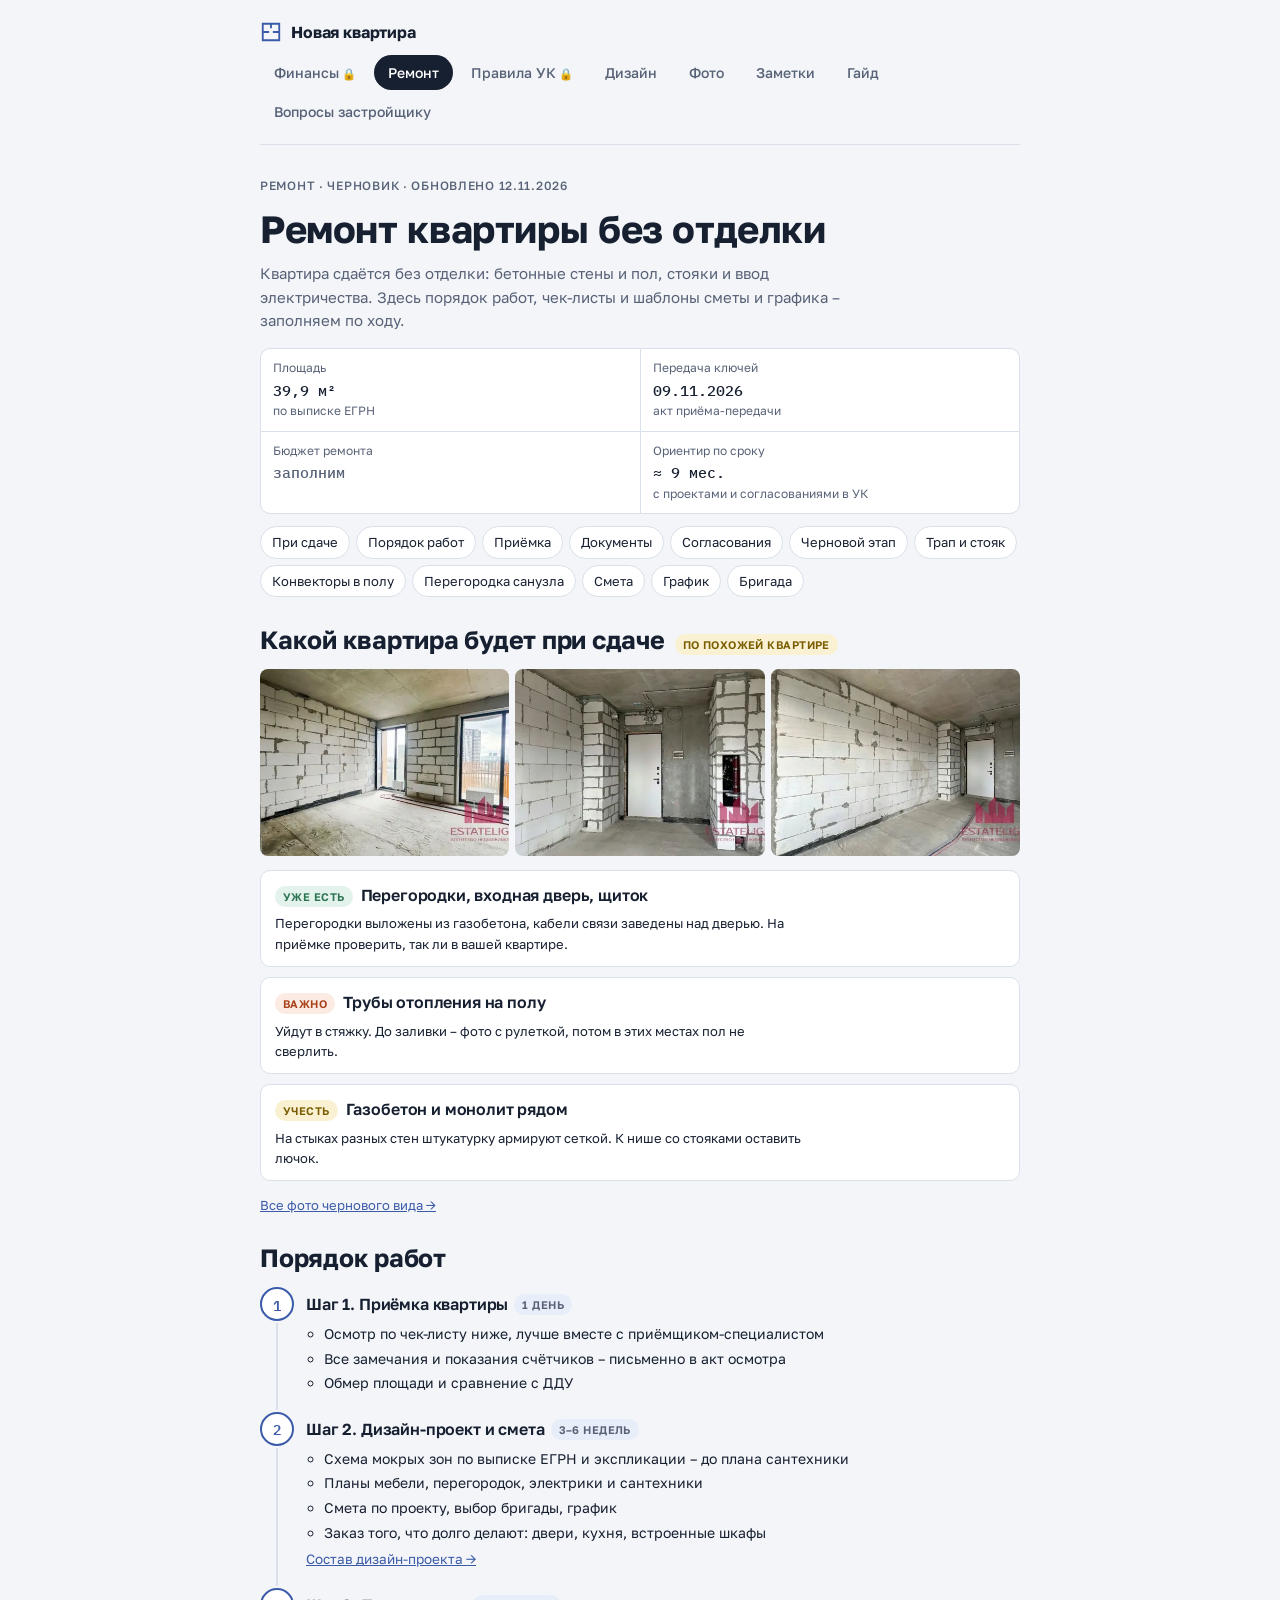
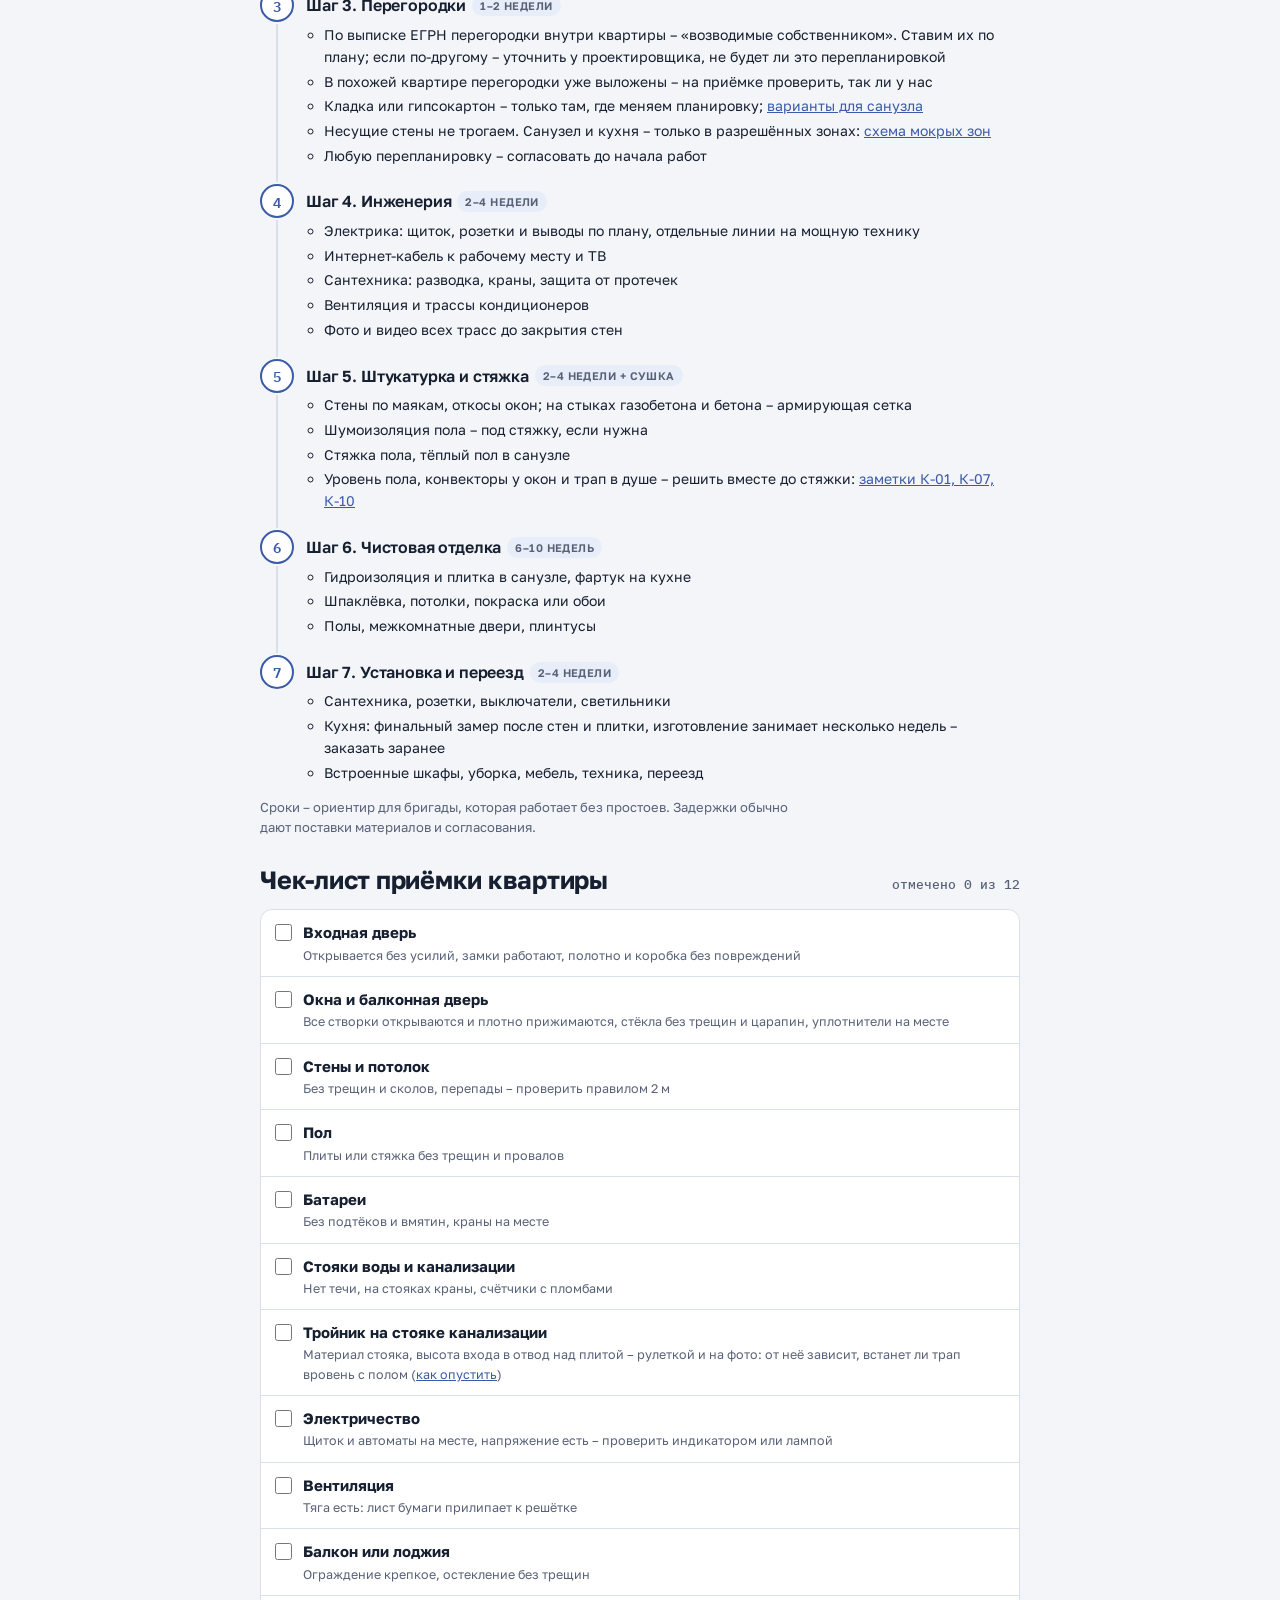
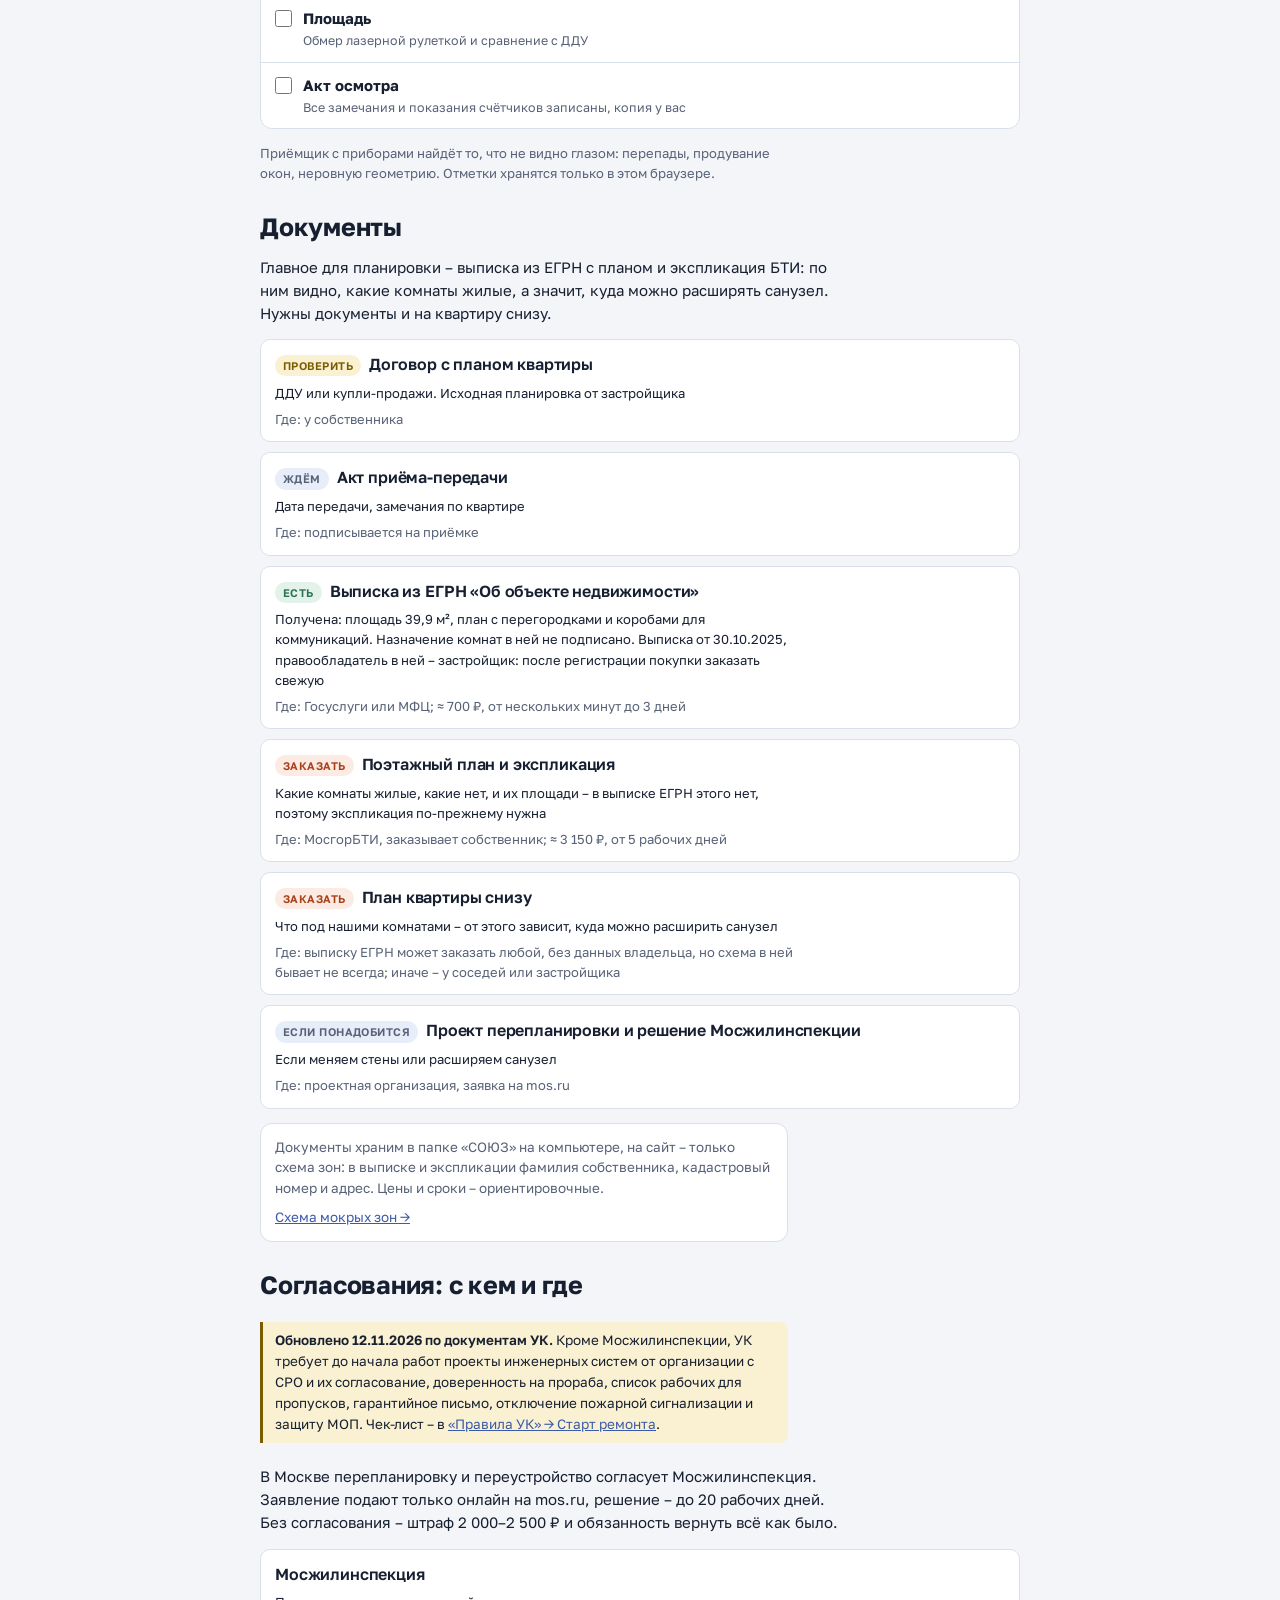
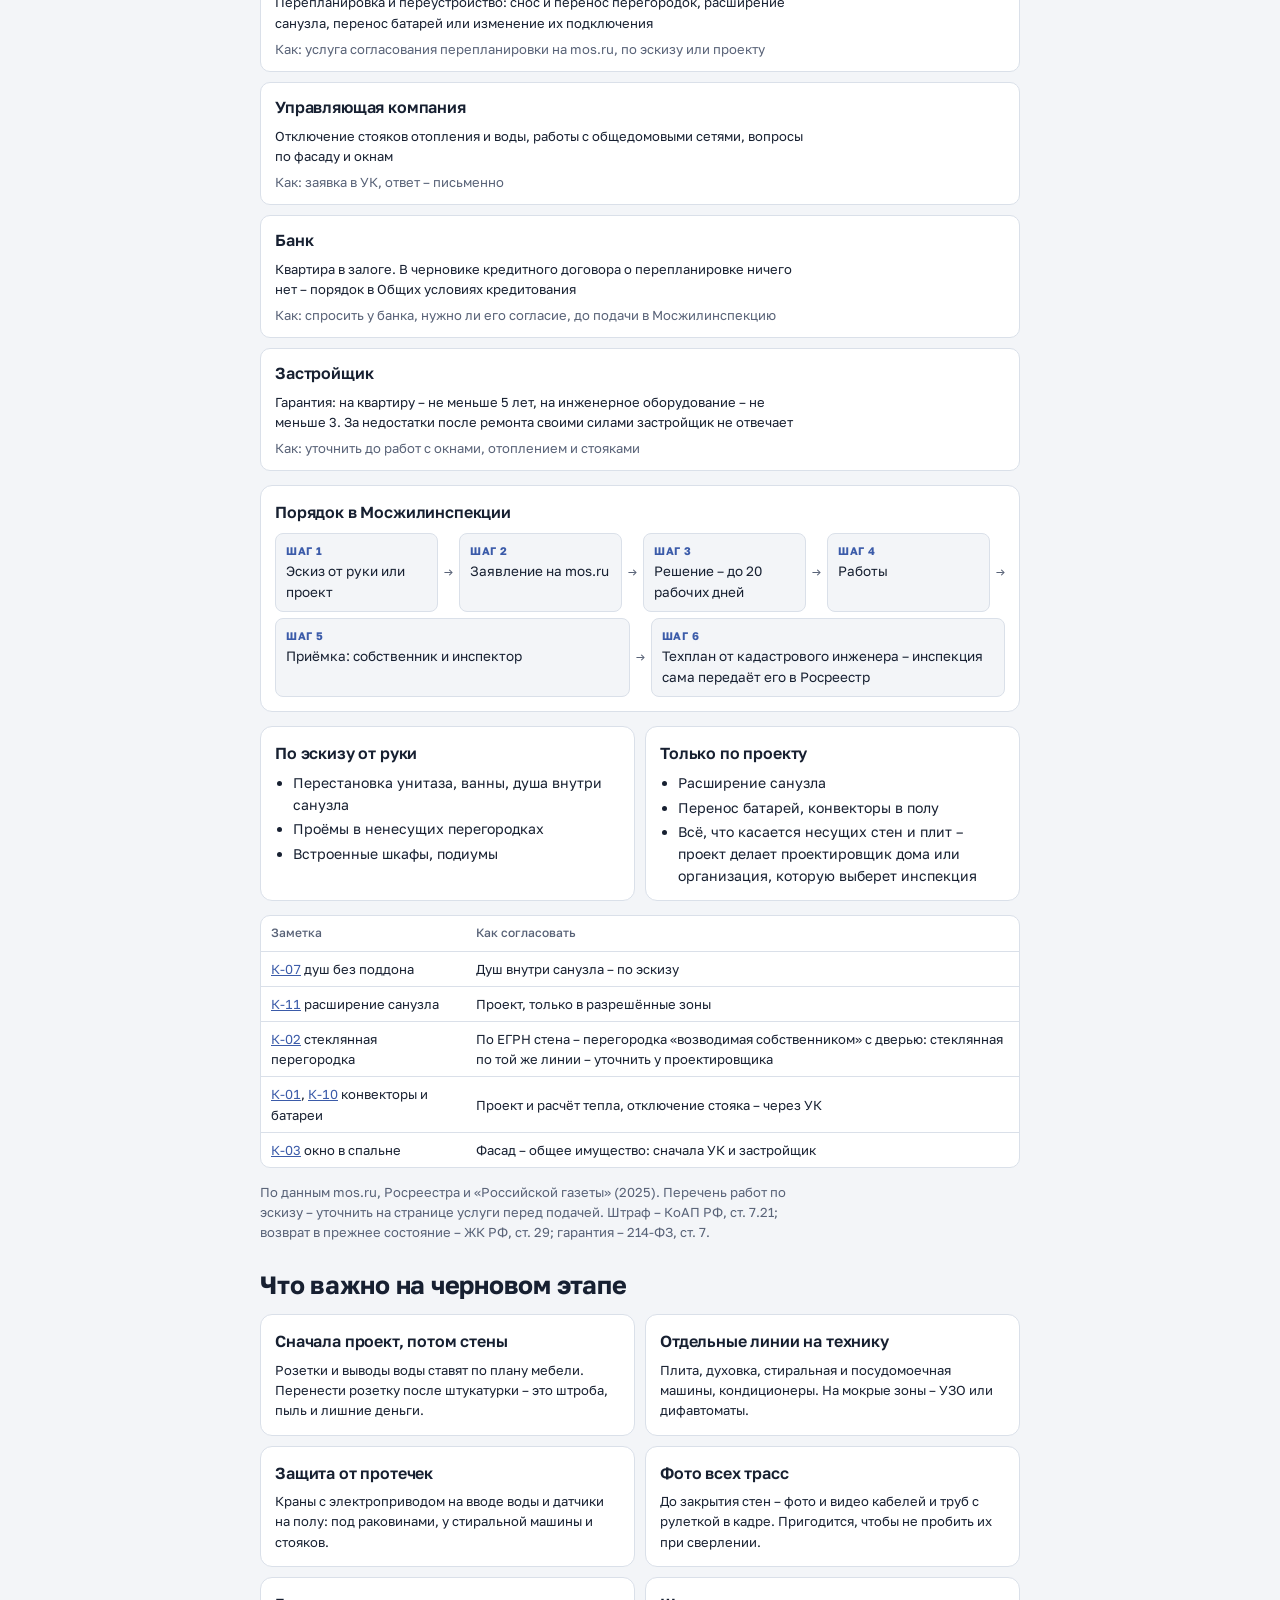
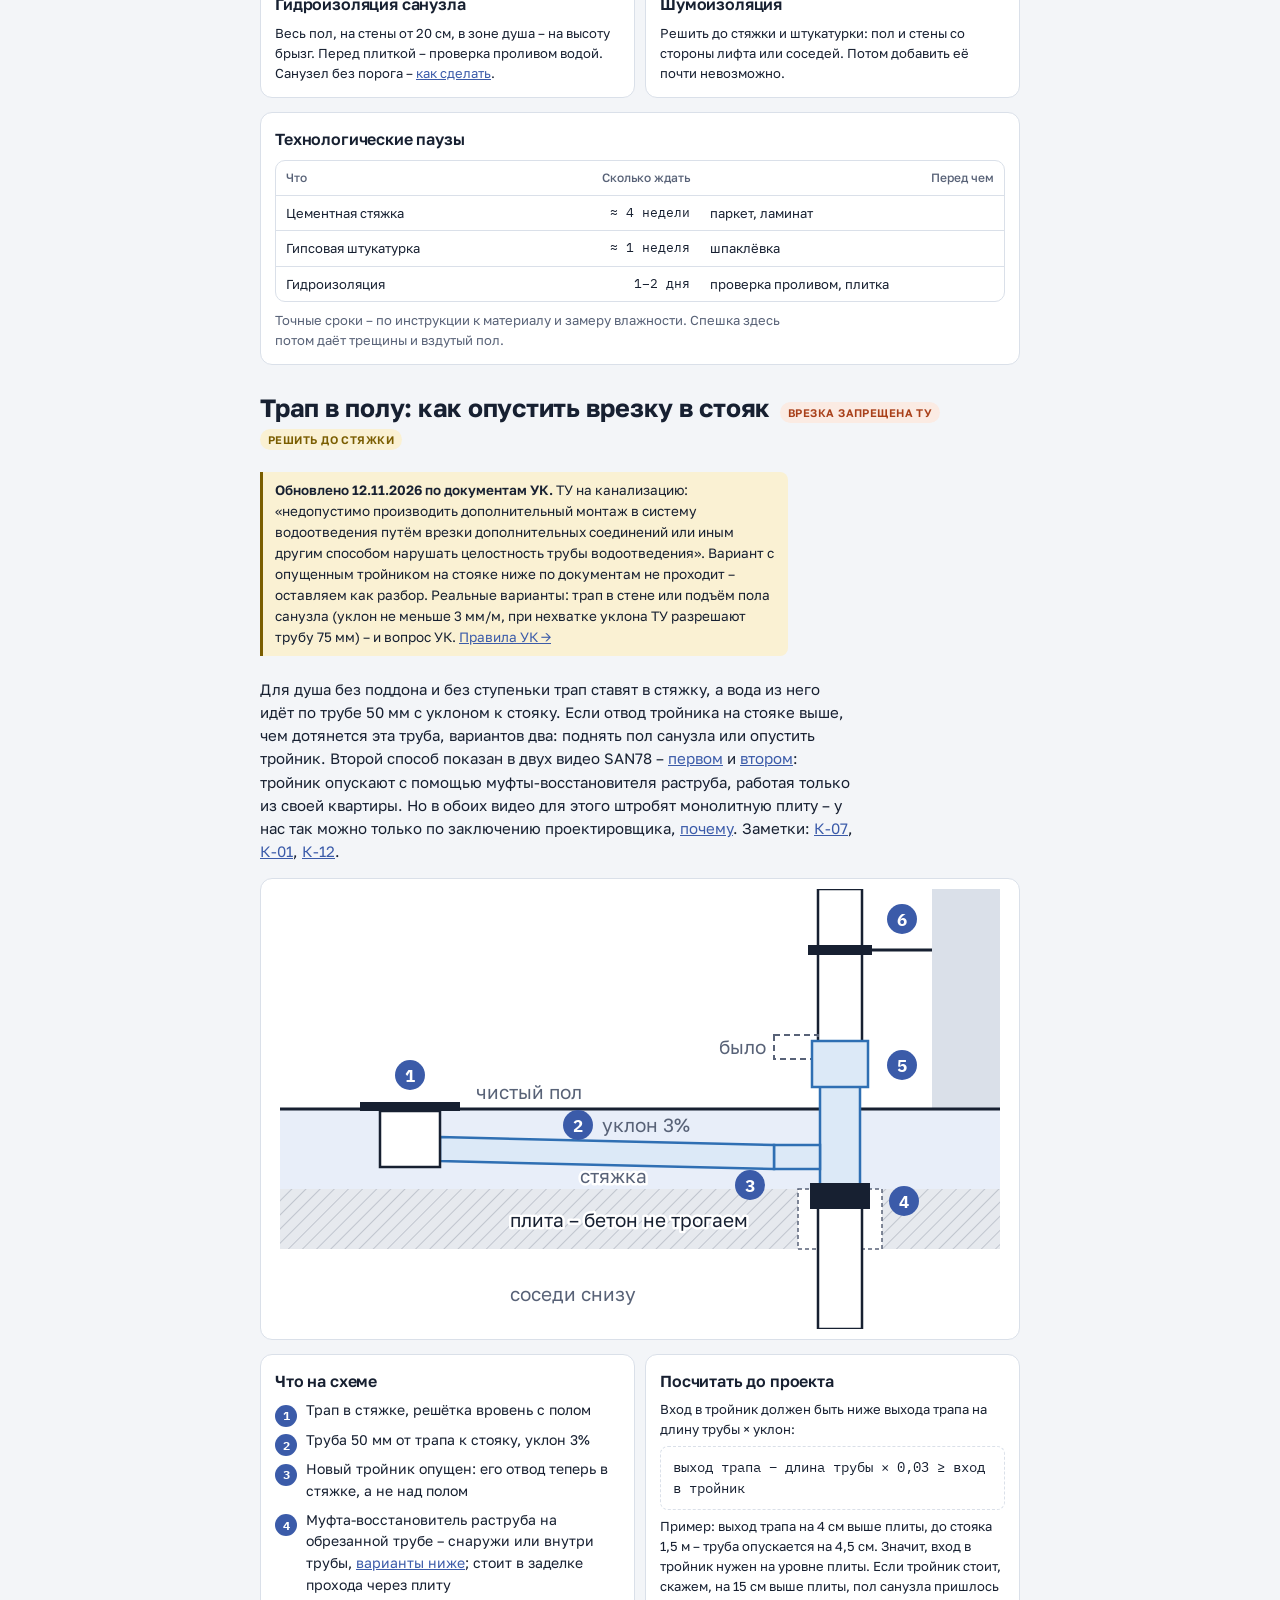
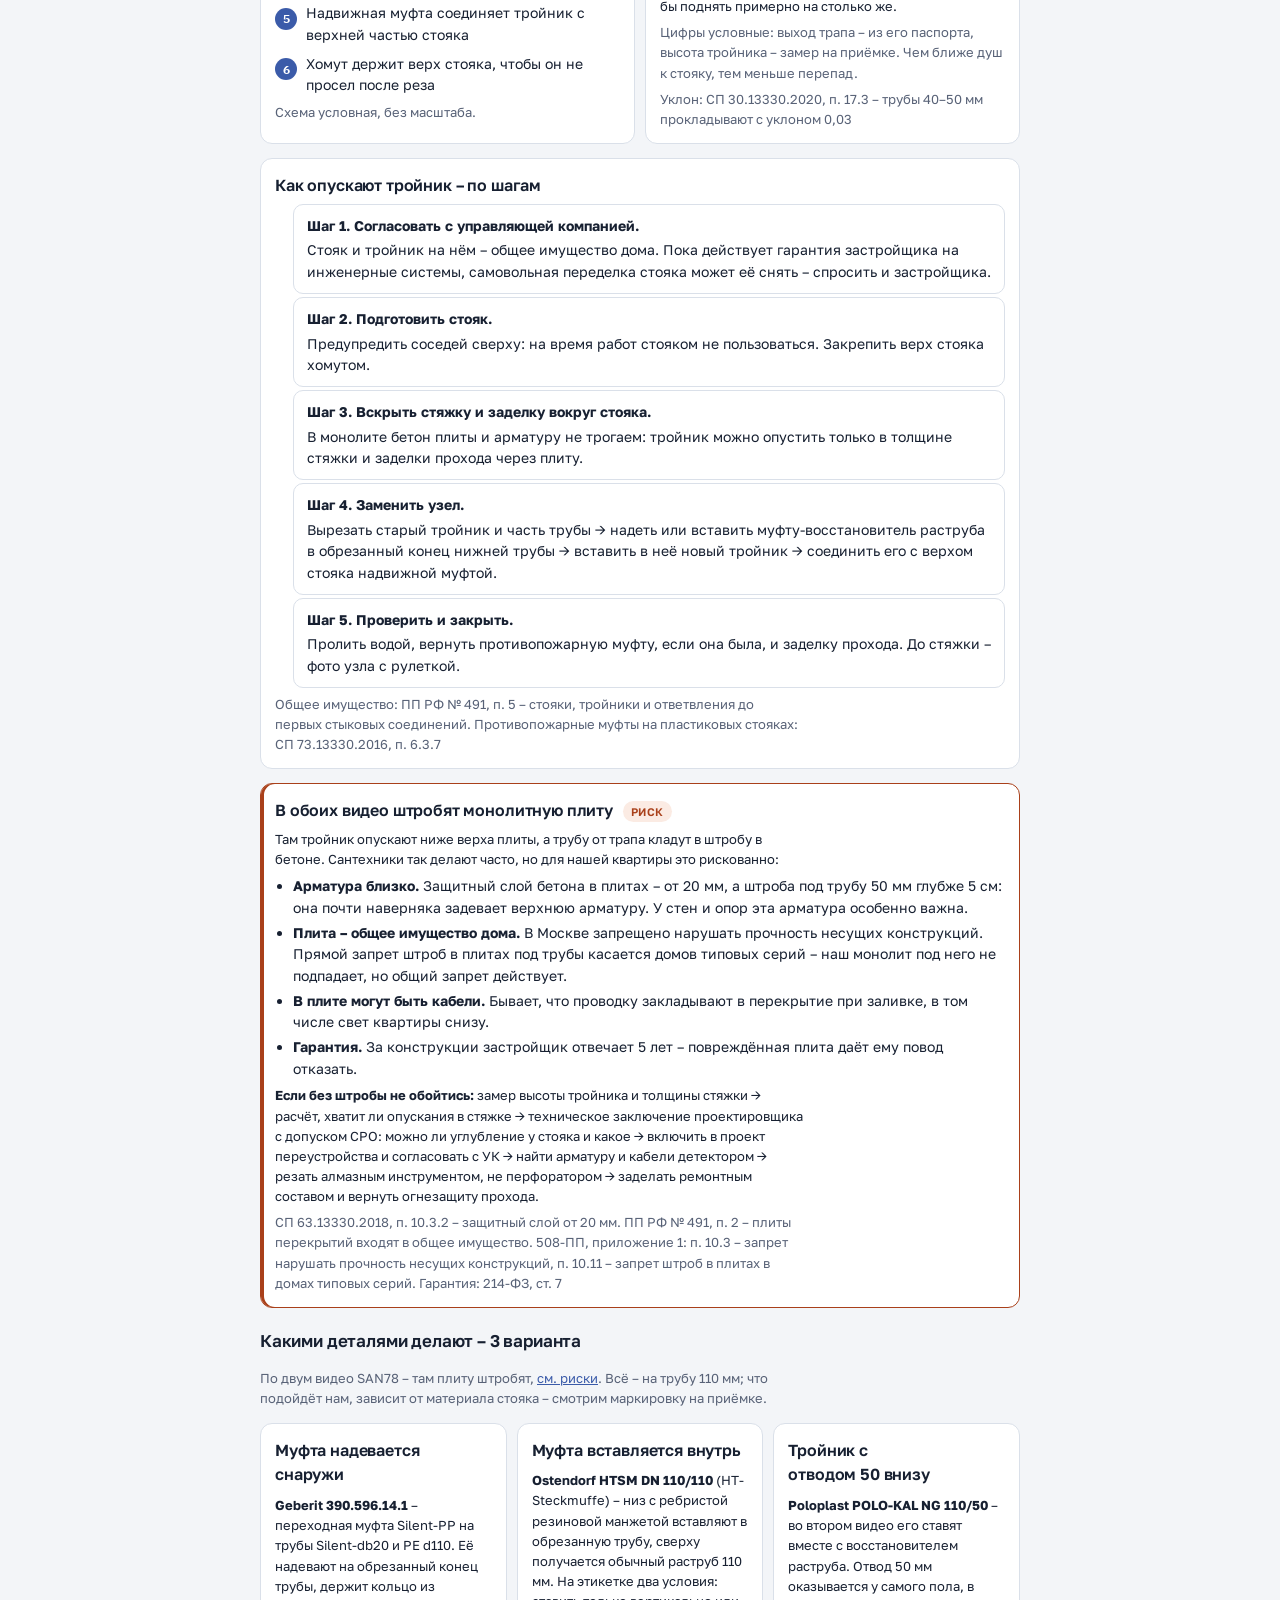
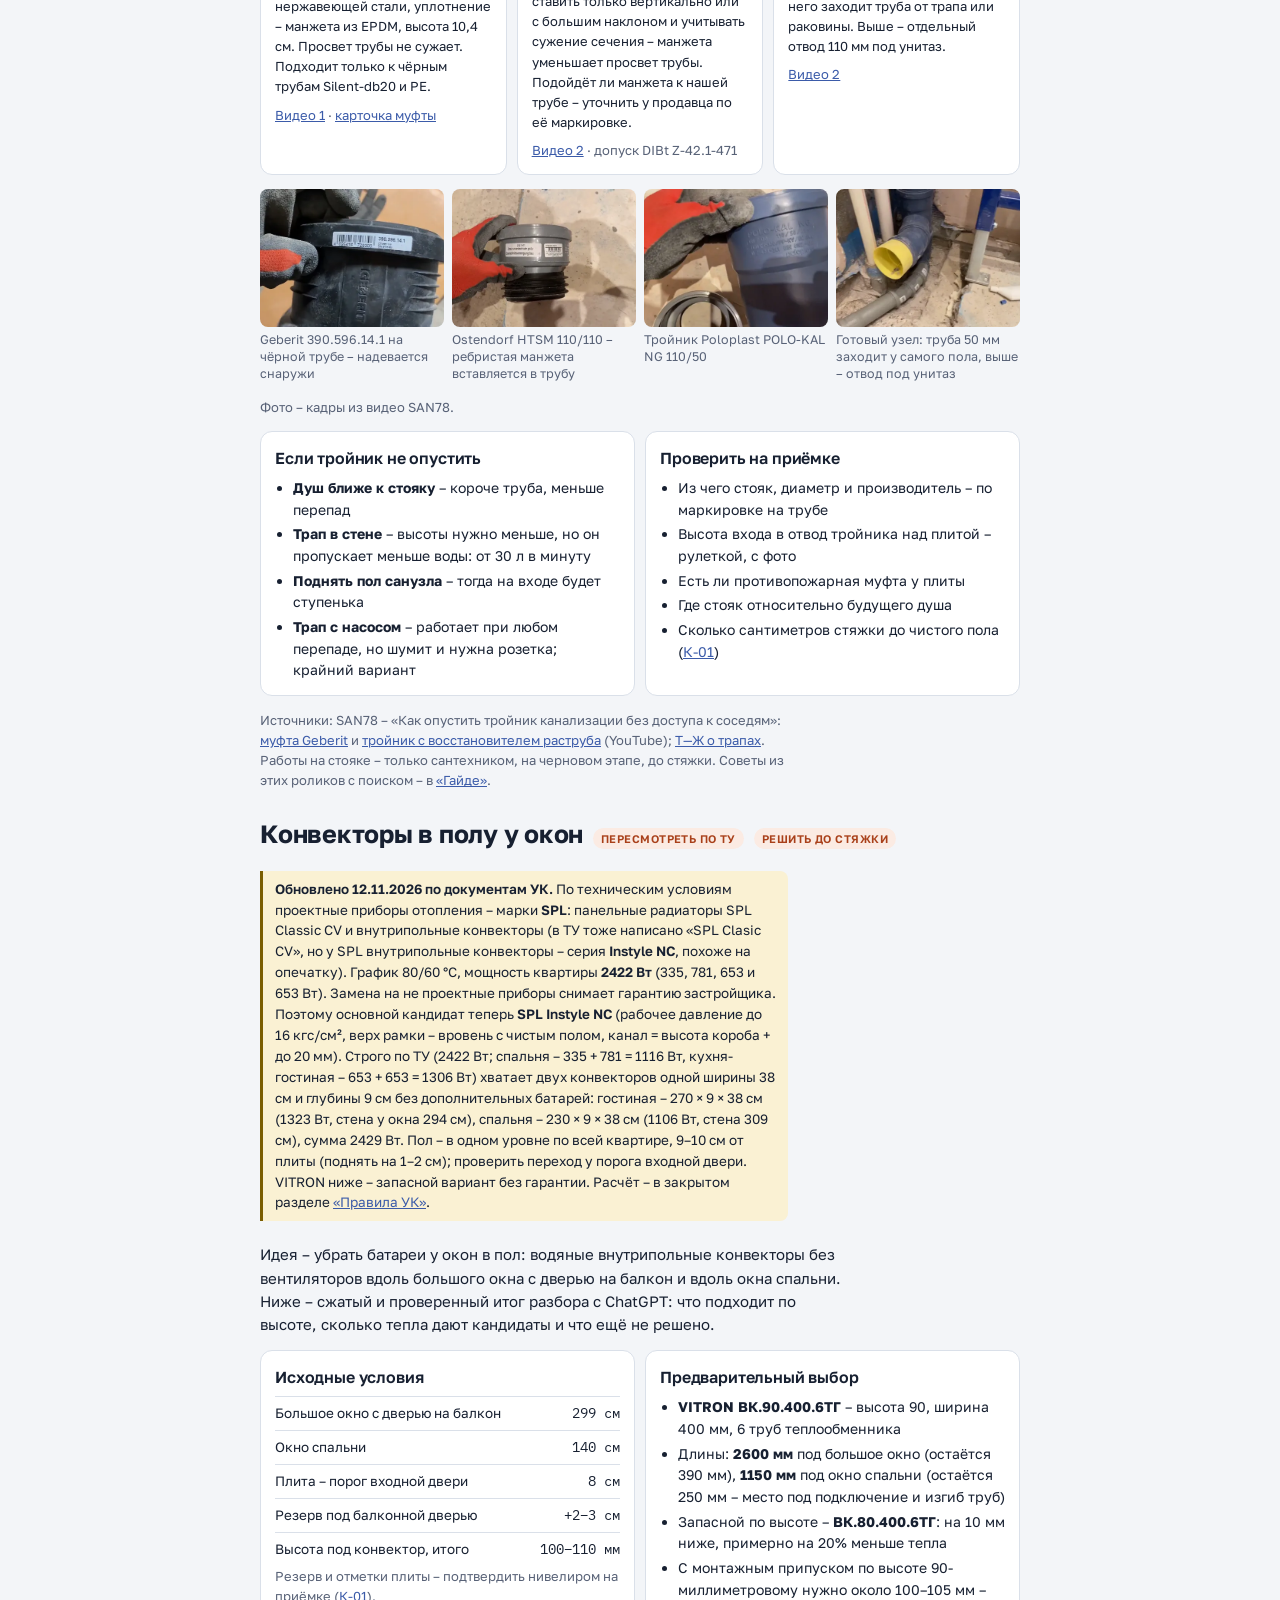
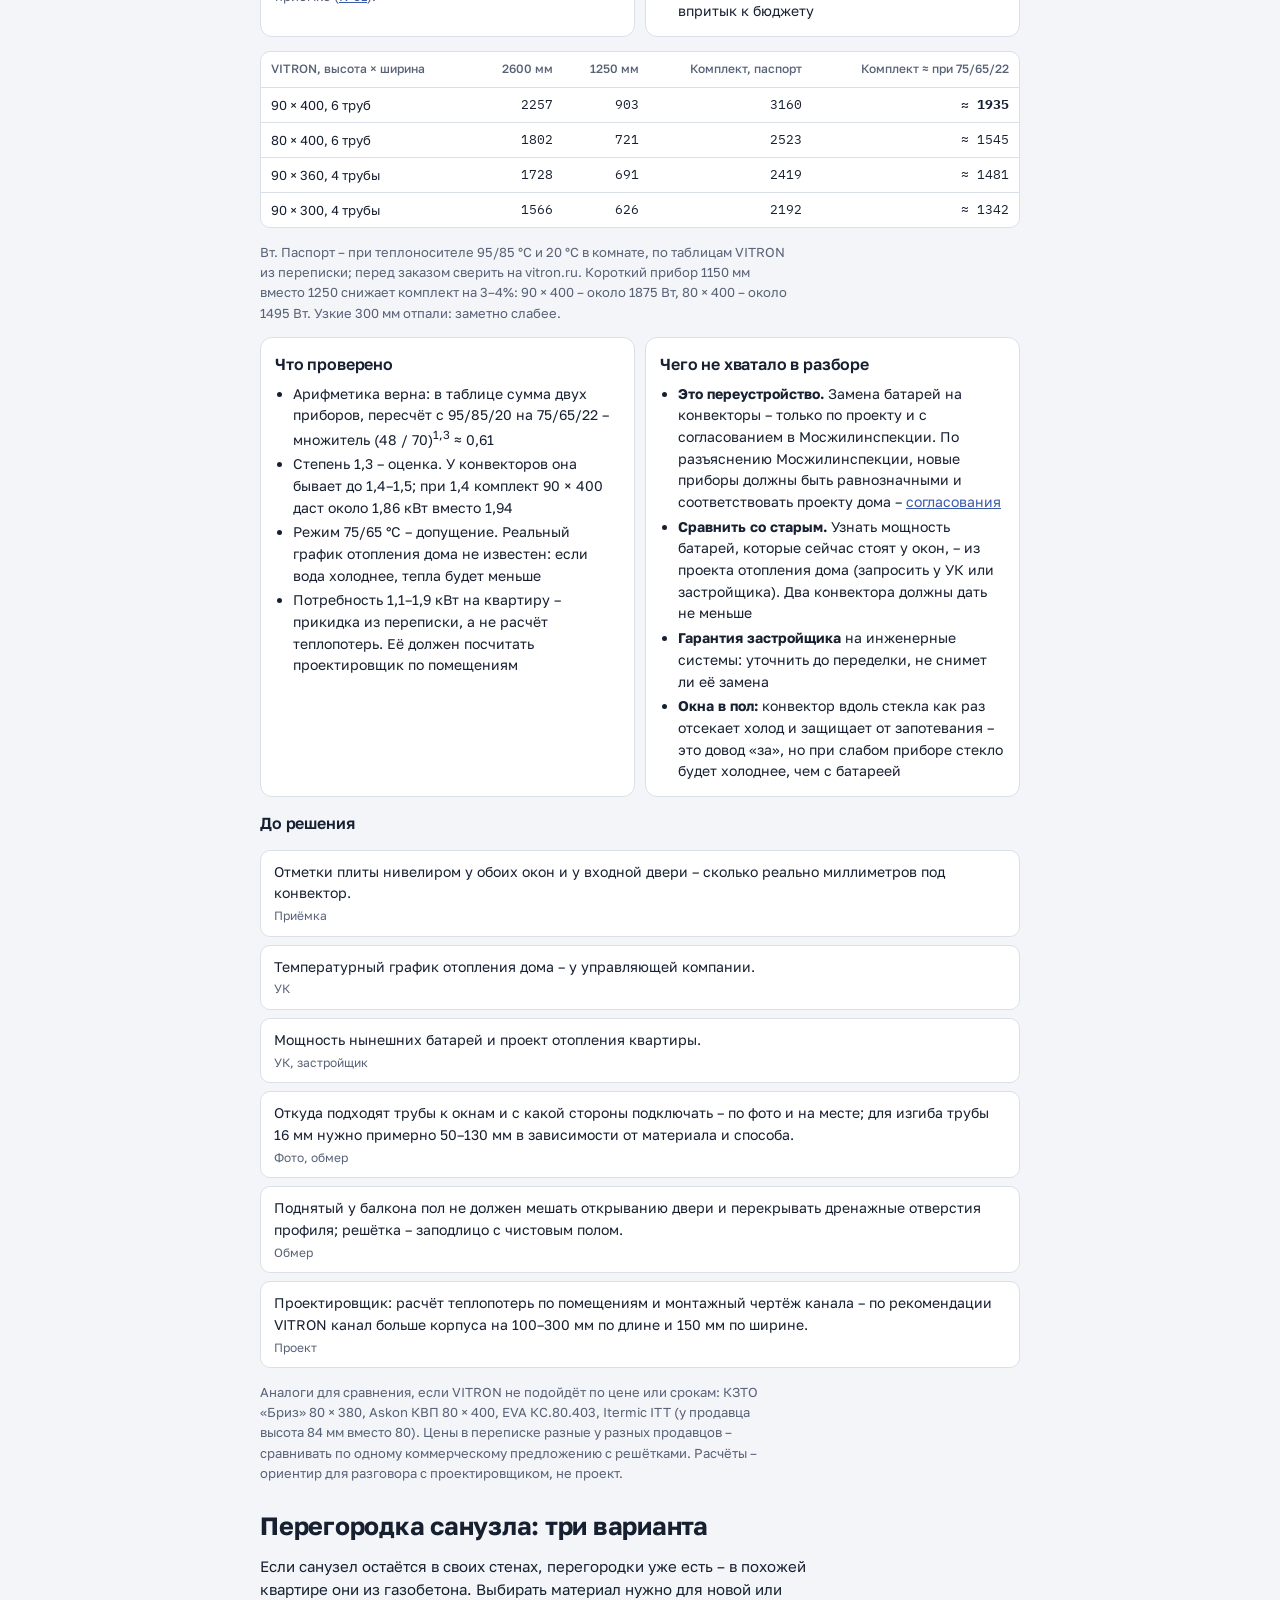
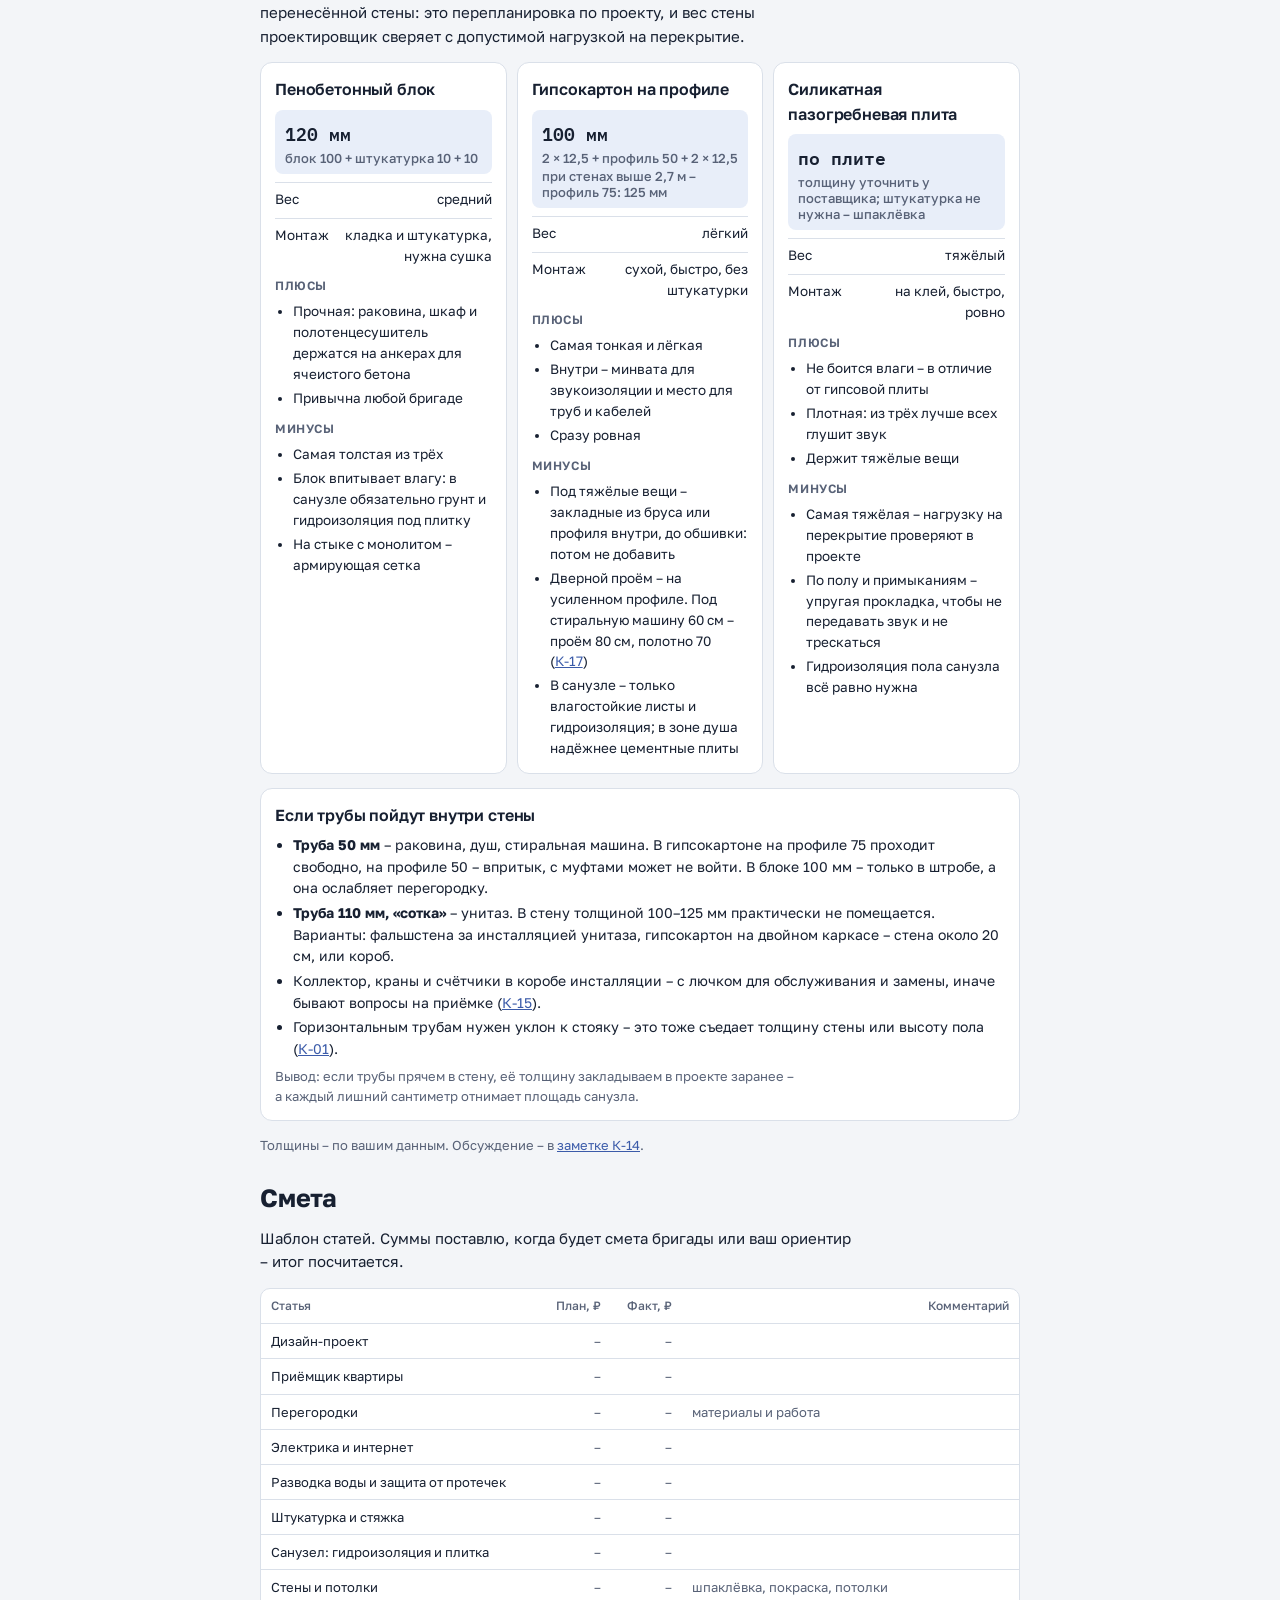
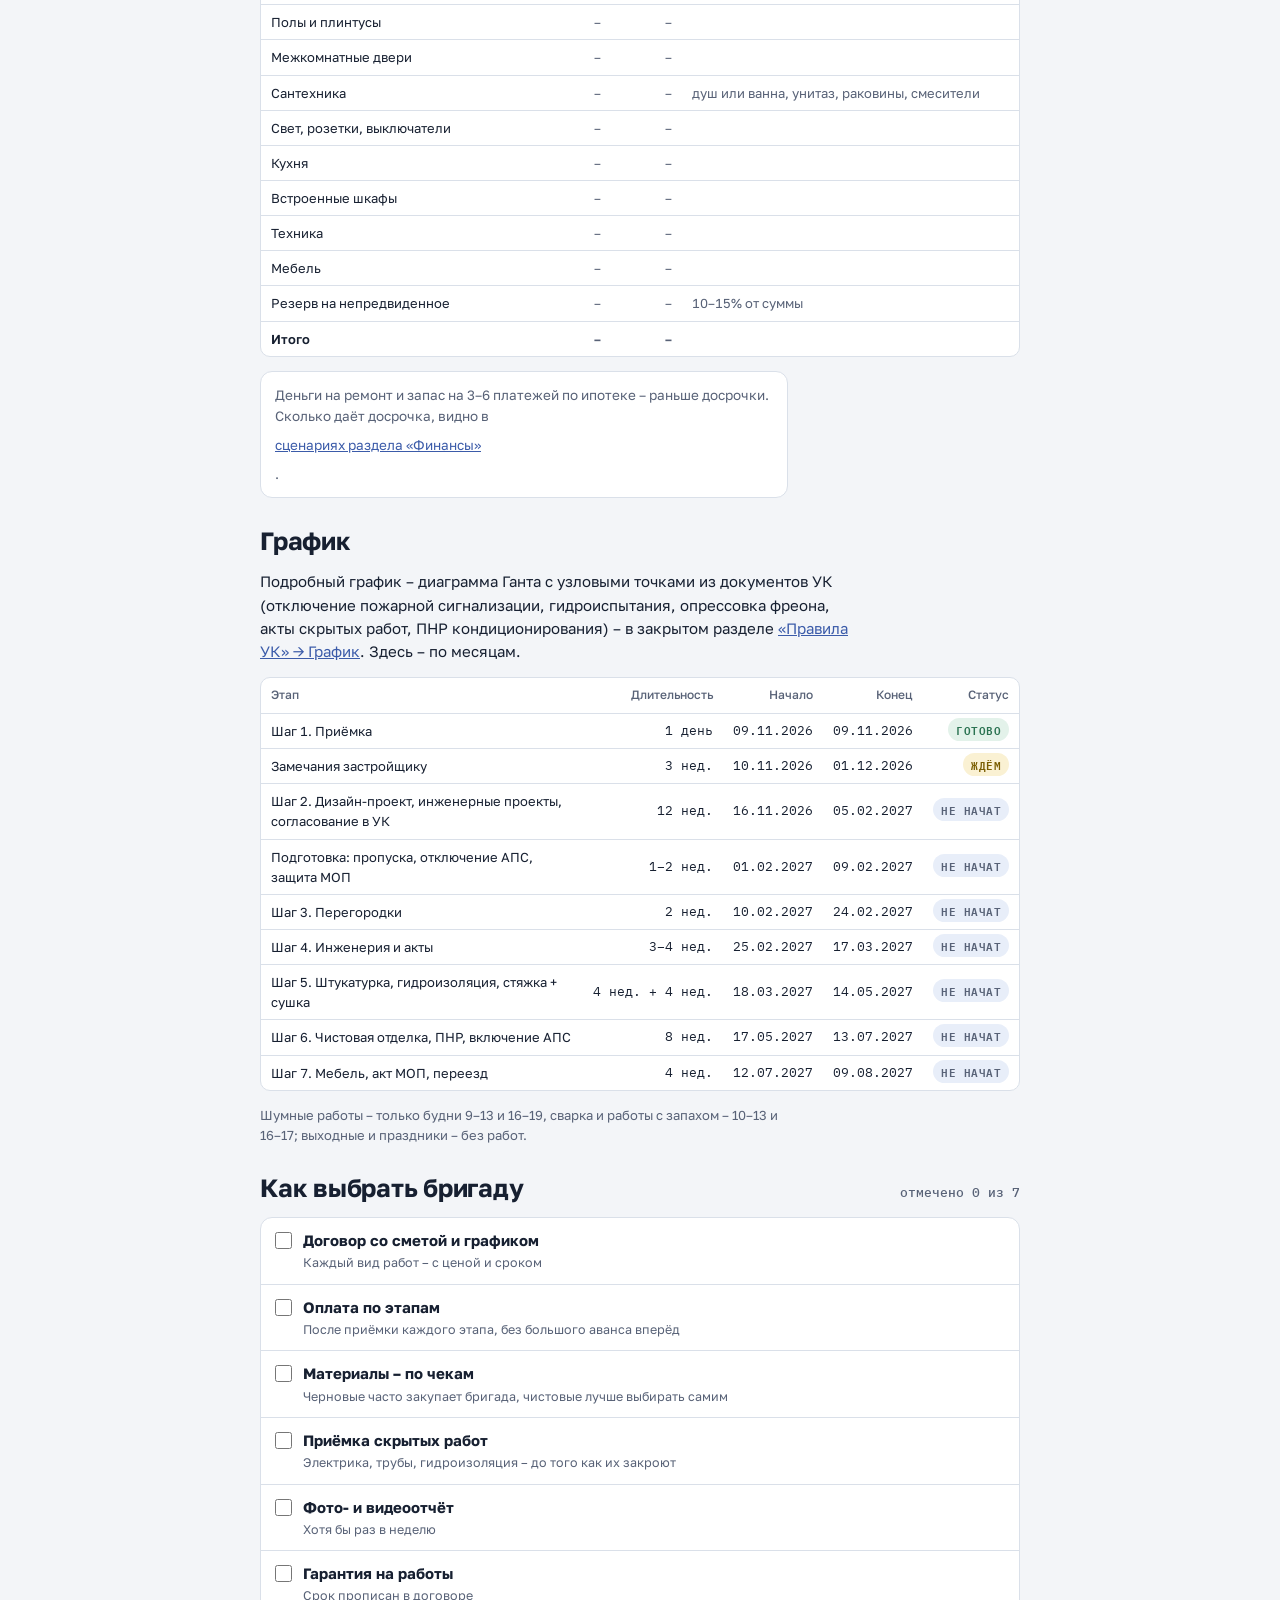
<file: remont/index.html>
<!doctype html>
<html lang="ru">
<head>
<meta charset="utf-8">
<meta name="viewport" content="width=device-width, initial-scale=1, viewport-fit=cover">
<meta name="robots" content="noindex">
<meta name="description" content="Ремонт квартиры без отделки: порядок работ, чек-лист приёмки, черновой этап, шаблоны сметы и графика.">
<title>Ремонт квартиры</title>
<link rel="preconnect" href="https://fonts.googleapis.com">
<link rel="preconnect" href="https://fonts.gstatic.com" crossorigin>
<link rel="stylesheet" href="https://fonts.googleapis.com/css2?family=Golos+Text:wght@400;500;600;700&family=IBM+Plex+Mono:wght@400;500;600&display=swap">
<link rel="stylesheet" href="../assets/site.css">
</head>
<body>
<div class="wrap">
<header class="site">
  <a class="brand" href="../"><svg class="mark" viewBox="0 0 24 24" aria-hidden="true"><path d="M3 3h18v18H3zM3 12h7M14 12h7M12 3v5" fill="none" stroke="currentColor" stroke-width="2"/></svg>Новая квартира</a>
  <nav class="sections" aria-label="Разделы сайта"><a class="lk" href="../finansy/">Финансы</a><a href="../remont/" aria-current="page">Ремонт</a><a class="lk" href="../pravila/">Правила УК</a><a href="../dizain/">Дизайн</a><a href="../foto/">Фото</a><a href="../zametki/">Заметки</a><a href="../gaid/">Гайд</a><a href="../voprosy/">Вопросы застройщику</a></nav>
</header>

<div class="hero">
  <div class="eyebrow">Ремонт · черновик · обновлено 12.11.2026</div>
  <h1>Ремонт квартиры без отделки</h1>
  <p class="muted">Квартира сдаётся без отделки: бетонные стены и пол, стояки и ввод электричества. Здесь порядок работ, чек-листы и шаблоны сметы и графика – заполняем по ходу.</p>
  <dl class="facts">
    <div><dt>Площадь</dt><dd>39,9 м²<small>по выписке ЕГРН</small></dd></div>
    <div><dt>Передача ключей</dt><dd>09.11.2026<small>акт приёма-передачи</small></dd></div>
    <div><dt>Бюджет ремонта</dt><dd class="tbd">заполним</dd></div>
    <div><dt>Ориентир по сроку</dt><dd>≈ 9 мес.<small>с проектами и согласованиями в УК</small></dd></div>
  </dl>
  <nav class="toc" aria-label="Разделы страницы">
    <a href="#pri-sdache">При сдаче</a><a href="#poryadok">Порядок работ</a><a href="#priemka">Приёмка</a><a href="#dokumenty">Документы</a><a href="#soglasovaniya">Согласования</a><a href="#chernovoy">Черновой этап</a><a href="#trap">Трап и стояк</a><a href="#konvektory">Конвекторы в полу</a><a href="#peregorodka">Перегородка санузла</a><a href="#smeta">Смета</a><a href="#grafik">График</a><a href="#brigada">Бригада</a>
  </nav>
</div>

<section id="pri-sdache">
  <div class="album-head"><h2>Какой квартира будет при сдаче</h2><span class="chip c">По похожей квартире</span></div>
  <div class="strip" data-gallery>
    <a class="ph" href="../foto/img/chernovoy-02.webp"><img src="../foto/img/t/chernovoy-02.webp" alt="Трубы отопления на полу, окна в пол" loading="lazy"></a>
    <a class="ph" href="../foto/img/chernovoy-06.webp"><img src="../foto/img/t/chernovoy-06.webp" alt="Входная дверь, щиток, ниша со стояками" loading="lazy"></a>
    <a class="ph" href="../foto/img/chernovoy-05.webp"><img src="../foto/img/t/chernovoy-05.webp" alt="Коридор, перегородки из газобетона" loading="lazy"></a>
  </div>
  <ul class="terms">
    <li><div class="row"><span class="chip o">Уже есть</span><h3>Перегородки, входная дверь, щиток</h3></div><p class="small">Перегородки выложены из газобетона, кабели связи заведены над дверью. На приёмке проверить, так ли в вашей квартире.</p></li>
    <li><div class="row"><span class="chip w">Важно</span><h3>Трубы отопления на полу</h3></div><p class="small">Уйдут в стяжку. До заливки – фото с рулеткой, потом в этих местах пол не сверлить.</p></li>
    <li><div class="row"><span class="chip c">Учесть</span><h3>Газобетон и монолит рядом</h3></div><p class="small">На стыках разных стен штукатурку армируют сеткой. К нише со стояками оставить лючок.</p></li>
  </ul>
  <a class="link small" href="../foto/#chernovoy">Все фото чернового вида →</a>
</section>

<section id="poryadok">
  <h2>Порядок работ</h2>
  <ol class="stages">
    <li><span class="dot">1</span><div class="body">
      <div class="meta"><h3>Шаг 1. Приёмка квартиры</h3><span class="chip n">1 день</span></div>
      <ul><li>Осмотр по чек-листу ниже, лучше вместе с приёмщиком-специалистом</li><li>Все замечания и показания счётчиков – письменно в акт осмотра</li><li>Обмер площади и сравнение с ДДУ</li></ul>
    </div></li>
    <li><span class="dot">2</span><div class="body">
      <div class="meta"><h3>Шаг 2. Дизайн-проект и смета</h3><span class="chip n">3–6 недель</span></div>
      <ul><li>Схема мокрых зон по выписке ЕГРН и экспликации – до плана сантехники</li><li>Планы мебели, перегородок, электрики и сантехники</li><li>Смета по проекту, выбор бригады, график</li><li>Заказ того, что долго делают: двери, кухня, встроенные шкафы</li></ul>
      <a class="link" href="../dizain/#proekt">Состав дизайн-проекта →</a>
    </div></li>
    <li><span class="dot">3</span><div class="body">
      <div class="meta"><h3>Шаг 3. Перегородки</h3><span class="chip n">1–2 недели</span></div>
      <ul><li>По выписке ЕГРН перегородки внутри квартиры – «возводимые собственником». Ставим их по плану; если по-другому – уточнить у проектировщика, не будет ли это перепланировкой</li><li>В похожей квартире перегородки уже выложены – на приёмке проверить, так ли у нас</li><li>Кладка или гипсокартон – только там, где меняем планировку; <a href="#peregorodka">варианты для санузла</a></li><li>Несущие стены не трогаем. Санузел и кухня – только в разрешённых зонах: <a href="../dizain/#mokrye">схема мокрых зон</a></li><li>Любую перепланировку – согласовать до начала работ</li></ul>
    </div></li>
    <li><span class="dot">4</span><div class="body">
      <div class="meta"><h3>Шаг 4. Инженерия</h3><span class="chip n">2–4 недели</span></div>
      <ul><li>Электрика: щиток, розетки и выводы по плану, отдельные линии на мощную технику</li><li>Интернет-кабель к рабочему месту и ТВ</li><li>Сантехника: разводка, краны, защита от протечек</li><li>Вентиляция и трассы кондиционеров</li><li>Фото и видео всех трасс до закрытия стен</li></ul>
    </div></li>
    <li><span class="dot">5</span><div class="body">
      <div class="meta"><h3>Шаг 5. Штукатурка и стяжка</h3><span class="chip n">2–4 недели + сушка</span></div>
      <ul><li>Стены по маякам, откосы окон; на стыках газобетона и бетона – армирующая сетка</li><li>Шумоизоляция пола – под стяжку, если нужна</li><li>Стяжка пола, тёплый пол в санузле</li><li>Уровень пола, конвекторы у окон и трап в душе – решить вместе до стяжки: <a href="../zametki/#svyazannye">заметки К-01, К-07, К-10</a></li></ul>
    </div></li>
    <li><span class="dot">6</span><div class="body">
      <div class="meta"><h3>Шаг 6. Чистовая отделка</h3><span class="chip n">6–10 недель</span></div>
      <ul><li>Гидроизоляция и плитка в санузле, фартук на кухне</li><li>Шпаклёвка, потолки, покраска или обои</li><li>Полы, межкомнатные двери, плинтусы</li></ul>
    </div></li>
    <li><span class="dot">7</span><div class="body">
      <div class="meta"><h3>Шаг 7. Установка и переезд</h3><span class="chip n">2–4 недели</span></div>
      <ul><li>Сантехника, розетки, выключатели, светильники</li><li>Кухня: финальный замер после стен и плитки, изготовление занимает несколько недель – заказать заранее</li><li>Встроенные шкафы, уборка, мебель, техника, переезд</li></ul>
    </div></li>
  </ol>
  <p class="small muted">Сроки – ориентир для бригады, которая работает без простоев. Задержки обычно дают поставки материалов и согласования.</p>
</section>

<section id="priemka">
  <div class="cl-head"><h2>Чек-лист приёмки квартиры</h2><span class="progress" data-progress="priemka"></span></div>
  <ul class="checklist" data-list="priemka">
    <li><label><input type="checkbox" value="door"><span><b>Входная дверь</b><small>Открывается без усилий, замки работают, полотно и коробка без повреждений</small></span></label></li>
    <li><label><input type="checkbox" value="windows"><span><b>Окна и балконная дверь</b><small>Все створки открываются и плотно прижимаются, стёкла без трещин и царапин, уплотнители на месте</small></span></label></li>
    <li><label><input type="checkbox" value="walls"><span><b>Стены и потолок</b><small>Без трещин и сколов, перепады – проверить правилом 2 м</small></span></label></li>
    <li><label><input type="checkbox" value="floor"><span><b>Пол</b><small>Плиты или стяжка без трещин и провалов</small></span></label></li>
    <li><label><input type="checkbox" value="heat"><span><b>Батареи</b><small>Без подтёков и вмятин, краны на месте</small></span></label></li>
    <li><label><input type="checkbox" value="pipes"><span><b>Стояки воды и канализации</b><small>Нет течи, на стояках краны, счётчики с пломбами</small></span></label></li>
    <li><label><input type="checkbox" value="tee"><span><b>Тройник на стояке канализации</b><small>Материал стояка, высота входа в отвод над плитой – рулеткой и на фото: от неё зависит, встанет ли трап вровень с полом (<a href="#trap">как опустить</a>)</small></span></label></li>
    <li><label><input type="checkbox" value="power"><span><b>Электричество</b><small>Щиток и автоматы на месте, напряжение есть – проверить индикатором или лампой</small></span></label></li>
    <li><label><input type="checkbox" value="vent"><span><b>Вентиляция</b><small>Тяга есть: лист бумаги прилипает к решётке</small></span></label></li>
    <li><label><input type="checkbox" value="balcony"><span><b>Балкон или лоджия</b><small>Ограждение крепкое, остекление без трещин</small></span></label></li>
    <li><label><input type="checkbox" value="area"><span><b>Площадь</b><small>Обмер лазерной рулеткой и сравнение с ДДУ</small></span></label></li>
    <li><label><input type="checkbox" value="act"><span><b>Акт осмотра</b><small>Все замечания и показания счётчиков записаны, копия у вас</small></span></label></li>
  </ul>
  <p class="small muted">Приёмщик с приборами найдёт то, что не видно глазом: перепады, продувание окон, неровную геометрию. Отметки хранятся только в этом браузере.</p>
</section>

<section id="dokumenty">
  <h2>Документы</h2>
  <p>Главное для планировки – выписка из ЕГРН с планом и экспликация БТИ: по ним видно, какие комнаты жилые, а значит, куда можно расширять санузел. Нужны документы и на квартиру снизу.</p>
  <ul class="terms">
    <li><div class="row"><span class="chip c">Проверить</span><h3>Договор с планом квартиры</h3></div><p class="small">ДДУ или купли-продажи. Исходная планировка от застройщика</p><p class="small muted">Где: у собственника</p></li>
    <li><div class="row"><span class="chip n">Ждём</span><h3>Акт приёма-передачи</h3></div><p class="small">Дата передачи, замечания по квартире</p><p class="small muted">Где: подписывается на приёмке</p></li>
    <li><div class="row"><span class="chip o">Есть</span><h3>Выписка из ЕГРН «Об объекте недвижимости»</h3></div><p class="small">Получена: площадь 39,9 м², план с перегородками и коробами для коммуникаций. Назначение комнат в ней не подписано. Выписка от 30.10.2025, правообладатель в ней – застройщик: после регистрации покупки заказать свежую</p><p class="small muted">Где: Госуслуги или МФЦ; ≈ 700 ₽, от нескольких минут до 3 дней</p></li>
    <li><div class="row"><span class="chip w">Заказать</span><h3>Поэтажный план и экспликация</h3></div><p class="small">Какие комнаты жилые, какие нет, и их площади – в выписке ЕГРН этого нет, поэтому экспликация по-прежнему нужна</p><p class="small muted">Где: МосгорБТИ, заказывает собственник; ≈ 3 150 ₽, от 5 рабочих дней</p></li>
    <li><div class="row"><span class="chip w">Заказать</span><h3>План квартиры снизу</h3></div><p class="small">Что под нашими комнатами – от этого зависит, куда можно расширить санузел</p><p class="small muted">Где: выписку ЕГРН может заказать любой, без данных владельца, но схема в ней бывает не всегда; иначе – у соседей или застройщика</p></li>
    <li><div class="row"><span class="chip n">Если понадобится</span><h3>Проект перепланировки и решение Мосжилинспекции</h3></div><p class="small">Если меняем стены или расширяем санузел</p><p class="small muted">Где: проектная организация, заявка на mos.ru</p></li>
  </ul>
  <p class="note">Документы храним в папке «СОЮЗ» на компьютере, на сайт – только схема зон: в выписке и экспликации фамилия собственника, кадастровый номер и адрес. Цены и сроки – ориентировочные. <a href="../dizain/#mokrye">Схема мокрых зон →</a></p>
</section>

<section id="soglasovaniya">
  <h2>Согласования: с кем и где</h2>
  <p class="upd"><b>Обновлено 12.11.2026 по документам УК.</b> Кроме Мосжилинспекции, УК требует до начала работ проекты инженерных систем от организации с СРО и их согласование, доверенность на прораба, список рабочих для пропусков, гарантийное письмо, отключение пожарной сигнализации и защиту МОП. Чек-лист – в <a href="../pravila/#start">«Правила УК» → Старт ремонта</a>.</p>
  <p>В Москве перепланировку и переустройство согласует Мосжилинспекция. Заявление подают только онлайн на mos.ru, решение – до 20 рабочих дней. Без согласования – штраф 2 000–2 500 ₽ и обязанность вернуть всё как было.</p>
  <ul class="terms">
    <li><div class="row"><h3>Мосжилинспекция</h3></div><p class="small">Перепланировка и переустройство: снос и перенос перегородок, расширение санузла, перенос батарей или изменение их подключения</p><p class="small muted">Как: услуга согласования перепланировки на mos.ru, по эскизу или проекту</p></li>
    <li><div class="row"><h3>Управляющая компания</h3></div><p class="small">Отключение стояков отопления и воды, работы с общедомовыми сетями, вопросы по фасаду и окнам</p><p class="small muted">Как: заявка в УК, ответ – письменно</p></li>
    <li><div class="row"><h3>Банк</h3></div><p class="small">Квартира в залоге. В черновике кредитного договора о перепланировке ничего нет – порядок в Общих условиях кредитования</p><p class="small muted">Как: спросить у банка, нужно ли его согласие, до подачи в Мосжилинспекцию</p></li>
    <li><div class="row"><h3>Застройщик</h3></div><p class="small">Гарантия: на квартиру – не меньше 5 лет, на инженерное оборудование – не меньше 3. За недостатки после ремонта своими силами застройщик не отвечает</p><p class="small muted">Как: уточнить до работ с окнами, отоплением и стояками</p></li>
  </ul>
  <div class="flow">
    <h3>Порядок в Мосжилинспекции</h3>
    <div class="steps">
      <div class="step"><b>Шаг 1</b>Эскиз от руки или проект</div><span class="arrow">→</span>
      <div class="step"><b>Шаг 2</b>Заявление на mos.ru</div><span class="arrow">→</span>
      <div class="step"><b>Шаг 3</b>Решение – до 20 рабочих дней</div><span class="arrow">→</span>
      <div class="step"><b>Шаг 4</b>Работы</div><span class="arrow">→</span>
      <div class="step"><b>Шаг 5</b>Приёмка: собственник и инспектор</div><span class="arrow">→</span>
      <div class="step"><b>Шаг 6</b>Техплан от кадастрового инженера – инспекция сама передаёт его в Росреестр</div>
    </div>
  </div>
  <div class="grid2">
    <div class="panel">
      <h3>По эскизу от руки</h3>
      <ul>
        <li>Перестановка унитаза, ванны, душа внутри санузла</li>
        <li>Проёмы в ненесущих перегородках</li>
        <li>Встроенные шкафы, подиумы</li>
      </ul>
    </div>
    <div class="panel">
      <h3>Только по проекту</h3>
      <ul>
        <li>Расширение санузла</li>
        <li>Перенос батарей, конвекторы в полу</li>
        <li>Всё, что касается несущих стен и плит – проект делает проектировщик дома или организация, которую выберет инспекция</li>
      </ul>
    </div>
  </div>
  <div class="tscroll">
    <table aria-label="Наши заметки и согласования">
      <thead><tr><th>Заметка</th><th style="text-align:left">Как согласовать</th></tr></thead>
      <tbody>
        <tr><td class="l"><a href="../zametki/#k-07">К-07</a> душ без поддона</td><td class="l">Душ внутри санузла – по эскизу</td></tr>
        <tr><td class="l"><a href="../zametki/#k-11">К-11</a> расширение санузла</td><td class="l">Проект, только в разрешённые зоны</td></tr>
        <tr><td class="l"><a href="../zametki/#k-02">К-02</a> стеклянная перегородка</td><td class="l">По ЕГРН стена – перегородка «возводимая собственником» с дверью: стеклянная по той же линии – уточнить у проектировщика</td></tr>
        <tr><td class="l"><a href="../zametki/#k-01">К-01</a>, <a href="../zametki/#k-10">К-10</a> конвекторы и батареи</td><td class="l">Проект и расчёт тепла, отключение стояка – через УК</td></tr>
        <tr><td class="l"><a href="../zametki/#k-03">К-03</a> окно в спальне</td><td class="l">Фасад – общее имущество: сначала УК и застройщик</td></tr>
      </tbody>
    </table>
  </div>
  <p class="small muted">По данным mos.ru, Росреестра и «Российской газеты» (2025). Перечень работ по эскизу – уточнить на странице услуги перед подачей. Штраф – КоАП РФ, ст. 7.21; возврат в прежнее состояние – ЖК РФ, ст. 29; гарантия – 214-ФЗ, ст. 7.</p>
</section>

<section id="chernovoy">
  <h2>Что важно на черновом этапе</h2>
  <div class="grid2">
    <div class="panel"><h3>Сначала проект, потом стены</h3><p class="small">Розетки и выводы воды ставят по плану мебели. Перенести розетку после штукатурки – это штроба, пыль и лишние деньги.</p></div>
    <div class="panel"><h3>Отдельные линии на технику</h3><p class="small">Плита, духовка, стиральная и посудомоечная машины, кондиционеры. На мокрые зоны – УЗО или дифавтоматы.</p></div>
    <div class="panel"><h3>Защита от протечек</h3><p class="small">Краны с электроприводом на вводе воды и датчики на полу: под раковинами, у стиральной машины и стояков.</p></div>
    <div class="panel"><h3>Фото всех трасс</h3><p class="small">До закрытия стен – фото и видео кабелей и труб с рулеткой в кадре. Пригодится, чтобы не пробить их при сверлении.</p></div>
    <div class="panel"><h3>Гидроизоляция санузла</h3><p class="small">Весь пол, на стены от 20 см, в зоне душа – на высоту брызг. Перед плиткой – проверка проливом водой. Санузел без порога – <a href="../dizain/#bez-poroga">как сделать</a>.</p></div>
    <div class="panel"><h3>Шумоизоляция</h3><p class="small">Решить до стяжки и штукатурки: пол и стены со стороны лифта или соседей. Потом добавить её почти невозможно.</p></div>
  </div>
  <div class="flow">
    <h3>Технологические паузы</h3>
    <div class="tscroll">
      <table aria-label="Технологические паузы">
        <thead><tr><th>Что</th><th>Сколько ждать</th><th>Перед чем</th></tr></thead>
        <tbody>
          <tr><td class="l">Цементная стяжка</td><td>≈ 4 недели</td><td class="l">паркет, ламинат</td></tr>
          <tr><td class="l">Гипсовая штукатурка</td><td>≈ 1 неделя</td><td class="l">шпаклёвка</td></tr>
          <tr><td class="l">Гидроизоляция</td><td>1–2 дня</td><td class="l">проверка проливом, плитка</td></tr>
        </tbody>
      </table>
    </div>
    <p class="small muted">Точные сроки – по инструкции к материалу и замеру влажности. Спешка здесь потом даёт трещины и вздутый пол.</p>
  </div>
</section>

<section id="trap">
  <div class="album-head"><h2>Трап в полу: как опустить врезку в стояк</h2><span class="chip w">Врезка запрещена ТУ</span><span class="chip c">Решить до стяжки</span></div>
  <p class="upd"><b>Обновлено 12.11.2026 по документам УК.</b> ТУ на канализацию: «недопустимо производить дополнительный монтаж в систему водоотведения путём врезки дополнительных соединений или иным другим способом нарушать целостность трубы водоотведения». Вариант с опущенным тройником на стояке ниже по документам не проходит – оставляем как разбор. Реальные варианты: трап в стене или подъём пола санузла (уклон не меньше 3 мм/м, при нехватке уклона ТУ разрешают трубу 75 мм) – и вопрос УК. <a href="../pravila/#glavnoe">Правила УК →</a></p>
  <p>Для душа без поддона и без ступеньки трап ставят в стяжку, а вода из него идёт по трубе 50 мм с уклоном к стояку. Если отвод тройника на стояке выше, чем дотянется эта труба, вариантов два: поднять пол санузла или опустить тройник. Второй способ показан в двух видео SAN78 – <a href="https://youtu.be/KavtnbmWIsE" target="_blank" rel="noopener">первом</a> и <a href="https://youtu.be/K4umApCbe0o" target="_blank" rel="noopener">втором</a>: тройник опускают с помощью муфты-восстановителя раструба, работая только из своей квартиры. Но в обоих видео для этого штробят монолитную плиту – у нас так можно только по заключению проектировщика, <a href="#shtroba">почему</a>. Заметки: <a href="../zametki/#k-07">К-07</a>, <a href="../zametki/#k-01">К-01</a>, <a href="../zametki/#k-12">К-12</a>.</p>
  <div class="sect">
    <svg viewBox="0 0 720 440" role="img" aria-labelledby="sect-t sect-d">
      <title id="sect-t">Разрез: трап в стяжке и опущенный тройник на стояке</title>
      <desc id="sect-d">Трап стоит в стяжке, труба 50 мм идёт от него с уклоном к стояку. Новый тройник опущен так, что его отвод оказался в стяжке. Снизу тройник вставлен в муфту-восстановитель раструба, надетую на обрезанную трубу у плиты. Сверху тройник соединён с верхней частью стояка надвижной муфтой, стояк держит хомут. Пунктиром показано, где был отвод старого тройника – выше пола.</desc>
      <defs><pattern id="s-hatch" width="10" height="10" patternUnits="userSpaceOnUse" patternTransform="rotate(45)"><rect class="s-hb" width="10" height="10"/><line class="s-hl" x1="0" y1="0" x2="0" y2="10"/></pattern></defs>
      <rect class="s-wallr" x="652" y="0" width="68" height="220"/>
      <rect class="s-screed" x="0" y="220" width="720" height="80"/>
      <rect class="s-slab" x="0" y="300" width="720" height="60"/>
      <rect class="s-fill" x="518" y="300" width="84" height="60"/>
      <line class="s-floor" x1="0" y1="220" x2="720" y2="220"/>
      <rect class="s-pipe" x="538" y="316" width="44" height="124"/>
      <rect class="s-pipe" x="538" y="0" width="44" height="156"/>
      <rect class="s-ink" x="528" y="56" width="64" height="10"/>
      <line class="s-br" x1="592" y1="61" x2="652" y2="61"/>
      <rect class="s-old" x="494" y="146" width="44" height="24"/>
      <text class="s-m" x="486" y="165" text-anchor="end">было</text>
      <rect class="s-new" x="540" y="196" width="40" height="106"/>
      <rect class="s-new" x="494" y="256" width="46" height="24"/>
      <rect class="s-new" x="532" y="152" width="56" height="46"/>
      <rect class="s-ink" x="530" y="294" width="60" height="26"/>
      <polygon class="s-new" points="160,248 494,256 494,280 160,272"/>
      <rect class="s-pipe" x="100" y="222" width="60" height="56"/>
      <rect class="s-ink" x="80" y="213" width="100" height="9"/>
      <text class="s-m" x="196" y="210">чистый пол</text>
      <text class="s-m s-halo" x="300" y="294">стяжка</text>
      <text class="s-halo" x="230" y="338">плита – бетон не трогаем</text>
      <text class="s-m" x="230" y="412">соседи снизу</text>
      <text class="s-m" x="322" y="243">уклон 3%</text>
      <g class="mk"><circle cx="130" cy="186" r="15"/><text x="130" y="187">1</text></g>
      <g class="mk"><circle cx="298" cy="236" r="15"/><text x="298" y="237">2</text></g>
      <g class="mk"><circle cx="470" cy="296" r="15"/><text x="470" y="297">3</text></g>
      <g class="mk"><circle cx="624" cy="312" r="15"/><text x="624" y="313">4</text></g>
      <g class="mk"><circle cx="622" cy="176" r="15"/><text x="622" y="177">5</text></g>
      <g class="mk"><circle cx="622" cy="30" r="15"/><text x="622" y="31">6</text></g>
    </svg>
  </div>
  <div class="grid2">
    <div class="panel">
      <h3>Что на схеме</h3>
      <ol class="skey">
        <li><span class="n">1</span><span>Трап в стяжке, решётка вровень с полом</span></li>
        <li><span class="n">2</span><span>Труба 50 мм от трапа к стояку, уклон 3%</span></li>
        <li><span class="n">3</span><span>Новый тройник опущен: его отвод теперь в стяжке, а не над полом</span></li>
        <li><span class="n">4</span><span>Муфта-восстановитель раструба на обрезанной трубе – снаружи или внутри трубы, <a href="#mufty">варианты ниже</a>; стоит в заделке прохода через плиту</span></li>
        <li><span class="n">5</span><span>Надвижная муфта соединяет тройник с верхней частью стояка</span></li>
        <li><span class="n">6</span><span>Хомут держит верх стояка, чтобы он не просел после реза</span></li>
      </ol>
      <p class="small muted">Схема условная, без масштаба.</p>
    </div>
    <div class="panel">
      <h3>Посчитать до проекта</h3>
      <p class="small">Вход в тройник должен быть ниже выхода трапа на длину трубы × уклон:</p>
      <div class="formula wrap">выход трапа − длина трубы × 0,03 ≥ вход в тройник</div>
      <p class="small">Пример: выход трапа на 4 см выше плиты, до стояка 1,5 м – труба опускается на 4,5 см. Значит, вход в тройник нужен на уровне плиты. Если тройник стоит, скажем, на 15 см выше плиты, пол санузла пришлось бы поднять примерно на столько же.</p>
      <p class="small muted">Цифры условные: выход трапа – из его паспорта, высота тройника – замер на приёмке. Чем ближе душ к стояку, тем меньше перепад.</p>
      <p class="src small muted">Уклон: СП 30.13330.2020, п. 17.3 – трубы 40–50 мм прокладывают с уклоном 0,03</p>
    </div>
  </div>
  <div class="panel">
    <h3>Как опускают тройник – по шагам</h3>
    <ul class="rules">
      <li><b>Шаг 1. Согласовать с управляющей компанией.</b> Стояк и тройник на нём – общее имущество дома. Пока действует гарантия застройщика на инженерные системы, самовольная переделка стояка может её снять – спросить и застройщика.</li>
      <li><b>Шаг 2. Подготовить стояк.</b> Предупредить соседей сверху: на время работ стояком не пользоваться. Закрепить верх стояка хомутом.</li>
      <li><b>Шаг 3. Вскрыть стяжку и заделку вокруг стояка.</b> В монолите бетон плиты и арматуру не трогаем: тройник можно опустить только в толщине стяжки и заделки прохода через плиту.</li>
      <li><b>Шаг 4. Заменить узел.</b> Вырезать старый тройник и часть трубы → надеть или вставить муфту-восстановитель раструба в обрезанный конец нижней трубы → вставить в неё новый тройник → соединить его с верхом стояка надвижной муфтой.</li>
      <li><b>Шаг 5. Проверить и закрыть.</b> Пролить водой, вернуть противопожарную муфту, если она была, и заделку прохода. До стяжки – фото узла с рулеткой.</li>
    </ul>
    <p class="src small muted">Общее имущество: ПП РФ № 491, п. 5 – стояки, тройники и ответвления до первых стыковых соединений. Противопожарные муфты на пластиковых стояках: СП 73.13330.2016, п. 6.3.7</p>
  </div>
  <div class="panel warnp" id="shtroba">
    <div class="album-head"><h3>В обоих видео штробят монолитную плиту</h3><span class="chip w">Риск</span></div>
    <p class="small">Там тройник опускают ниже верха плиты, а трубу от трапа кладут в штробу в бетоне. Сантехники так делают часто, но для нашей квартиры это рискованно:</p>
    <ul>
      <li><b>Арматура близко.</b> Защитный слой бетона в плитах – от 20 мм, а штроба под трубу 50 мм глубже 5 см: она почти наверняка задевает верхнюю арматуру. У стен и опор эта арматура особенно важна.</li>
      <li><b>Плита – общее имущество дома.</b> В Москве запрещено нарушать прочность несущих конструкций. Прямой запрет штроб в плитах под трубы касается домов типовых серий – наш монолит под него не подпадает, но общий запрет действует.</li>
      <li><b>В плите могут быть кабели.</b> Бывает, что проводку закладывают в перекрытие при заливке, в том числе свет квартиры снизу.</li>
      <li><b>Гарантия.</b> За конструкции застройщик отвечает 5 лет – повреждённая плита даёт ему повод отказать.</li>
    </ul>
    <p class="small"><b>Если без штробы не обойтись:</b> замер высоты тройника и толщины стяжки → расчёт, хватит ли опускания в стяжке → техническое заключение проектировщика с допуском СРО: можно ли углубление у стояка и какое → включить в проект переустройства и согласовать с УК → найти арматуру и кабели детектором → резать алмазным инструментом, не перфоратором → заделать ремонтным составом и вернуть огнезащиту прохода.</p>
    <p class="src small muted">СП 63.13330.2018, п. 10.3.2 – защитный слой от 20 мм. ПП РФ № 491, п. 2 – плиты перекрытий входят в общее имущество. 508-ПП, приложение 1: п. 10.3 – запрет нарушать прочность несущих конструкций, п. 10.11 – запрет штроб в плитах в домах типовых серий. Гарантия: 214-ФЗ, ст. 7</p>
  </div>
  <h3 class="vh" id="mufty">Какими деталями делают – 3 варианта</h3>
  <p class="small muted">По двум видео SAN78 – там плиту штробят, <a href="#shtroba">см. риски</a>. Всё – на трубу 110 мм; что подойдёт нам, зависит от материала стояка – смотрим маркировку на приёмке.</p>
  <div class="opts3">
    <div class="panel"><h3>Муфта надевается снаружи</h3><p class="small"><b>Geberit 390.596.14.1</b> – переходная муфта Silent-PP на трубы Silent-db20 и PE d110. Её надевают на обрезанный конец трубы, держит кольцо из нержавеющей стали, уплотнение – манжета из EPDM, высота 10,4 см. Просвет трубы не сужает. Подходит только к чёрным трубам Silent-db20 и PE.</p><p class="src small muted"><a href="https://youtu.be/KavtnbmWIsE" target="_blank" rel="noopener">Видео 1</a> · <a href="https://www.pdod.de/de/articles/geberit/390.596.14.1" target="_blank" rel="noopener">карточка муфты</a></p></div>
    <div class="panel"><h3>Муфта вставляется внутрь</h3><p class="small"><b>Ostendorf HTSM DN 110/110</b> (HT-Steckmuffe) – низ с ребристой резиновой манжетой вставляют в обрезанную трубу, сверху получается обычный раструб 110 мм. На этикетке два условия: ставить только вертикально или с большим наклоном и учитывать сужение сечения – манжета уменьшает просвет трубы. Подойдёт ли манжета к нашей трубе – уточнить у продавца по её маркировке.</p><p class="src small muted"><a href="https://youtu.be/K4umApCbe0o" target="_blank" rel="noopener">Видео 2</a> · допуск DIBt Z-42.1-471</p></div>
    <div class="panel"><h3>Тройник с отводом 50 внизу</h3><p class="small"><b>Poloplast POLO-KAL NG 110/50</b> – во втором видео его ставят вместе с восстановителем раструба. Отвод 50 мм оказывается у самого пола, в него заходит труба от трапа или раковины. Выше – отдельный отвод 110 мм под унитаз.</p><p class="src small muted"><a href="https://youtu.be/K4umApCbe0o" target="_blank" rel="noopener">Видео 2</a></p></div>
  </div>
  <div class="gallery wide" data-gallery>
    <figure><a class="ph" href="../foto/img/ref-mufta-geberit.webp"><img src="../foto/img/t/ref-mufta-geberit.webp" alt="Муфта Geberit 390.596.14.1 на чёрной трубе" loading="lazy" width="640" height="361"></a><figcaption>Geberit 390.596.14.1 на чёрной трубе – надевается снаружи</figcaption></figure>
    <figure><a class="ph" href="../foto/img/ref-mufta-ostendorf.webp"><img src="../foto/img/t/ref-mufta-ostendorf.webp" alt="Муфта Ostendorf HTSM DN 110/110 с ребристой резиновой манжетой" loading="lazy" width="640" height="360"></a><figcaption>Ostendorf HTSM 110/110 – ребристая манжета вставляется в трубу</figcaption></figure>
    <figure><a class="ph" href="../foto/img/ref-troynik-polokal.webp"><img src="../foto/img/t/ref-troynik-polokal.webp" alt="Тройник Poloplast POLO-KAL NG 110/50 с маркировкой" loading="lazy" width="640" height="360"></a><figcaption>Тройник Poloplast POLO-KAL NG 110/50</figcaption></figure>
    <figure><a class="ph" href="../foto/img/ref-uzel-polokal.webp"><img src="../foto/img/t/ref-uzel-polokal.webp" alt="Опущенный узел на стояке: отвод 50 мм у пола, выше отвод 110 мм под унитаз с жёлтой заглушкой" loading="lazy" width="640" height="360"></a><figcaption>Готовый узел: труба 50 мм заходит у самого пола, выше – отвод под унитаз</figcaption></figure>
  </div>
  <p class="small muted">Фото – кадры из видео SAN78.</p>
  <div class="grid2">
    <div class="panel">
      <h3>Если тройник не опустить</h3>
      <ul>
        <li><b>Душ ближе к стояку</b> – короче труба, меньше перепад</li>
        <li><b>Трап в стене</b> – высоты нужно меньше, но он пропускает меньше воды: от 30 л в минуту</li>
        <li><b>Поднять пол санузла</b> – тогда на входе будет ступенька</li>
        <li><b>Трап с насосом</b> – работает при любом перепаде, но шумит и нужна розетка; крайний вариант</li>
      </ul>
    </div>
    <div class="panel">
      <h3>Проверить на приёмке</h3>
      <ul>
        <li>Из чего стояк, диаметр и производитель – по маркировке на трубе</li>
        <li>Высота входа в отвод тройника над плитой – рулеткой, с фото</li>
        <li>Есть ли противопожарная муфта у плиты</li>
        <li>Где стояк относительно будущего душа</li>
        <li>Сколько сантиметров стяжки до чистого пола (<a href="../zametki/#k-01">К-01</a>)</li>
      </ul>
    </div>
  </div>
  <p class="small muted">Источники: SAN78 – «Как опустить тройник канализации без доступа к соседям»: <a href="https://youtu.be/KavtnbmWIsE" target="_blank" rel="noopener">муфта Geberit</a> и <a href="https://youtu.be/K4umApCbe0o" target="_blank" rel="noopener">тройник с восстановителем раструба</a> (YouTube); <a href="https://t-j.ru/shower-cabin/" target="_blank" rel="noopener">Т—Ж о трапах</a>. Работы на стояке – только сантехником, на черновом этапе, до стяжки. Советы из этих роликов с поиском – в <a href="../gaid/?q=%D1%82%D1%80%D0%B0%D0%BF">«Гайде»</a>.</p>
</section>

<section id="konvektory">
  <div class="album-head"><h2>Конвекторы в полу у окон</h2><span class="chip w">Пересмотреть по ТУ</span><span class="chip w">Решить до стяжки</span></div>
  <p class="upd"><b>Обновлено 12.11.2026 по документам УК.</b> По техническим условиям проектные приборы отопления – марки <b>SPL</b>: панельные радиаторы SPL Classic CV и внутрипольные конвекторы (в ТУ тоже написано «SPL Clasic CV», но у SPL внутрипольные конвекторы – серия <b>Instyle NC</b>, похоже на опечатку). График 80/60 °C, мощность квартиры <b>2422 Вт</b> (335, 781, 653 и 653 Вт). Замена на не проектные приборы снимает гарантию застройщика. Поэтому основной кандидат теперь <b>SPL Instyle NC</b> (рабочее давление до 16 кгс/см², верх рамки – вровень с чистым полом, канал = высота короба + до 20 мм). Строго по ТУ (2422 Вт; спальня – 335 + 781 = 1116 Вт, кухня-гостиная – 653 + 653 = 1306 Вт) хватает двух конвекторов одной ширины 38 см и глубины 9 см без дополнительных батарей: гостиная – 270 × 9 × 38 см (1323 Вт, стена у окна 294 см), спальня – 230 × 9 × 38 см (1106 Вт, стена 309 см), сумма 2429 Вт. Пол – в одном уровне по всей квартире, 9–10 см от плиты (поднять на 1–2 см); проверить переход у порога входной двери. VITRON ниже – запасной вариант без гарантии. Расчёт – в закрытом разделе <a href="../pravila/#konv-spl">«Правила УК»</a>.</p>
  <p>Идея – убрать батареи у окон в пол: водяные внутрипольные конвекторы без вентиляторов вдоль большого окна с дверью на балкон и вдоль окна спальни. Ниже – сжатый и проверенный итог разбора с ChatGPT: что подходит по высоте, сколько тепла дают кандидаты и что ещё не решено.</p>

  <div class="grid2">
    <div class="panel">
      <h3>Исходные условия</h3>
      <div class="kv"><span>Большое окно с дверью на балкон</span><span>299 см</span></div>
      <div class="kv"><span>Окно спальни</span><span>140 см</span></div>
      <div class="kv"><span>Плита – порог входной двери</span><span>8 см</span></div>
      <div class="kv"><span>Резерв под балконной дверью</span><span>+2–3 см</span></div>
      <div class="kv"><span>Высота под конвектор, итого</span><span>100–110 мм</span></div>
      <p class="small muted">Резерв и отметки плиты – подтвердить нивелиром на приёмке (<a href="../zametki/#k-01">К-01</a>).</p>
    </div>
    <div class="panel">
      <h3>Предварительный выбор</h3>
      <ul>
        <li><b>VITRON ВК.90.400.6ТГ</b> – высота 90, ширина 400 мм, 6 труб теплообменника</li>
        <li>Длины: <b>2600 мм</b> под большое окно (остаётся 390 мм), <b>1150 мм</b> под окно спальни (остаётся 250 мм – место под подключение и изгиб труб)</li>
        <li>Запасной по высоте – <b>ВК.80.400.6ТГ</b>: на 10 мм ниже, примерно на 20% меньше тепла</li>
        <li>С монтажным припуском по высоте 90-миллиметровому нужно около 100–105 мм – впритык к бюджету</li>
      </ul>
    </div>
  </div>

  <div class="tscroll">
    <table aria-label="Теплоотдача комплектов VITRON">
      <thead><tr><th style="text-align:left">VITRON, высота × ширина</th><th>2600 мм</th><th>1250 мм</th><th>Комплект, паспорт</th><th>Комплект ≈ при 75/65/22</th></tr></thead>
      <tbody>
        <tr><td class="l">90 × 400, 6 труб</td><td>2257</td><td>903</td><td>3160</td><td><b>≈ 1935</b></td></tr>
        <tr><td class="l">80 × 400, 6 труб</td><td>1802</td><td>721</td><td>2523</td><td>≈ 1545</td></tr>
        <tr><td class="l">90 × 360, 4 трубы</td><td>1728</td><td>691</td><td>2419</td><td>≈ 1481</td></tr>
        <tr><td class="l">90 × 300, 4 трубы</td><td>1566</td><td>626</td><td>2192</td><td>≈ 1342</td></tr>
      </tbody>
    </table>
  </div>
  <p class="small muted">Вт. Паспорт – при теплоносителе 95/85 °C и 20 °C в комнате, по таблицам VITRON из переписки; перед заказом сверить на vitron.ru. Короткий прибор 1150 мм вместо 1250 снижает комплект на 3–4%: 90 × 400 – около 1875 Вт, 80 × 400 – около 1495 Вт. Узкие 300 мм отпали: заметно слабее.</p>

  <div class="grid2">
    <div class="panel">
      <h3>Что проверено</h3>
      <ul>
        <li>Арифметика верна: в таблице сумма двух приборов, пересчёт с 95/85/20 на 75/65/22 – множитель (48 / 70)<sup>1,3</sup> ≈ 0,61</li>
        <li>Степень 1,3 – оценка. У конвекторов она бывает до 1,4–1,5; при 1,4 комплект 90 × 400 даст около 1,86 кВт вместо 1,94</li>
        <li>Режим 75/65 °C – допущение. Реальный график отопления дома не известен: если вода холоднее, тепла будет меньше</li>
        <li>Потребность 1,1–1,9 кВт на квартиру – прикидка из переписки, а не расчёт теплопотерь. Её должен посчитать проектировщик по помещениям</li>
      </ul>
    </div>
    <div class="panel">
      <h3>Чего не хватало в разборе</h3>
      <ul>
        <li><b>Это переустройство.</b> Замена батарей на конвекторы – только по проекту и с согласованием в Мосжилинспекции. По разъяснению Мосжилинспекции, новые приборы должны быть равнозначными и соответствовать проекту дома – <a href="#soglasovaniya">согласования</a></li>
        <li><b>Сравнить со старым.</b> Узнать мощность батарей, которые сейчас стоят у окон, – из проекта отопления дома (запросить у УК или застройщика). Два конвектора должны дать не меньше</li>
        <li><b>Гарантия застройщика</b> на инженерные системы: уточнить до переделки, не снимет ли её замена</li>
        <li><b>Окна в пол:</b> конвектор вдоль стекла как раз отсекает холод и защищает от запотевания – это довод «за», но при слабом приборе стекло будет холоднее, чем с батареей</li>
      </ul>
    </div>
  </div>

  <h3>До решения</h3>
  <ul class="rules">
    <li><span>Отметки плиты нивелиром у обоих окон и у входной двери – сколько реально миллиметров под конвектор.</span><span class="src">Приёмка</span></li>
    <li><span>Температурный график отопления дома – у управляющей компании.</span><span class="src">УК</span></li>
    <li><span>Мощность нынешних батарей и проект отопления квартиры.</span><span class="src">УК, застройщик</span></li>
    <li><span>Откуда подходят трубы к окнам и с какой стороны подключать – по фото и на месте; для изгиба трубы 16 мм нужно примерно 50–130 мм в зависимости от материала и способа.</span><span class="src">Фото, обмер</span></li>
    <li><span>Поднятый у балкона пол не должен мешать открыванию двери и перекрывать дренажные отверстия профиля; решётка – заподлицо с чистовым полом.</span><span class="src">Обмер</span></li>
    <li><span>Проектировщик: расчёт теплопотерь по помещениям и монтажный чертёж канала – по рекомендации VITRON канал больше корпуса на 100–300 мм по длине и 150 мм по ширине.</span><span class="src">Проект</span></li>
  </ul>
  <p class="small muted">Аналоги для сравнения, если VITRON не подойдёт по цене или срокам: КЗТО «Бриз» 80 × 380, Askon КВП 80 × 400, EVA КС.80.403, Itermic ITT (у продавца высота 84 мм вместо 80). Цены в переписке разные у разных продавцов – сравнивать по одному коммерческому предложению с решётками. Расчёты – ориентир для разговора с проектировщиком, не проект.</p>
</section>

<section id="peregorodka">
  <h2>Перегородка санузла: три варианта</h2>
  <p>Если санузел остаётся в своих стенах, перегородки уже есть – в похожей квартире они из газобетона. Выбирать материал нужно для новой или перенесённой стены: это перепланировка по проекту, и вес стены проектировщик сверяет с допустимой нагрузкой на перекрытие.</p>
  <div class="opts3">
    <div class="panel">
      <h3>Пенобетонный блок</h3>
      <div class="thick"><b>120 мм</b><span>блок 100 + штукатурка 10 + 10</span></div>
      <div class="kv"><span>Вес</span><span>средний</span></div>
      <div class="kv"><span>Монтаж</span><span>кладка и штукатурка, нужна сушка</span></div>
      <h4>Плюсы</h4>
      <ul><li>Прочная: раковина, шкаф и полотенцесушитель держатся на анкерах для ячеистого бетона</li><li>Привычна любой бригаде</li></ul>
      <h4>Минусы</h4>
      <ul><li>Самая толстая из трёх</li><li>Блок впитывает влагу: в санузле обязательно грунт и гидроизоляция под плитку</li><li>На стыке с монолитом – армирующая сетка</li></ul>
    </div>
    <div class="panel">
      <h3>Гипсокартон на профиле</h3>
      <div class="thick"><b>100 мм</b><span>2 × 12,5 + профиль 50 + 2 × 12,5</span><span>при стенах выше 2,7 м – профиль 75: 125 мм</span></div>
      <div class="kv"><span>Вес</span><span>лёгкий</span></div>
      <div class="kv"><span>Монтаж</span><span>сухой, быстро, без штукатурки</span></div>
      <h4>Плюсы</h4>
      <ul><li>Самая тонкая и лёгкая</li><li>Внутри – минвата для звукоизоляции и место для труб и кабелей</li><li>Сразу ровная</li></ul>
      <h4>Минусы</h4>
      <ul><li>Под тяжёлые вещи – закладные из бруса или профиля внутри, до обшивки: потом не добавить</li><li>Дверной проём – на усиленном профиле. Под стиральную машину 60 см – проём 80 см, полотно 70 (<a href="../zametki/#k-17">К-17</a>)</li><li>В санузле – только влагостойкие листы и гидроизоляция; в зоне душа надёжнее цементные плиты</li></ul>
    </div>
    <div class="panel">
      <h3>Силикатная пазогребневая плита</h3>
      <div class="thick"><b>по плите</b><span>толщину уточнить у поставщика; штукатурка не нужна – шпаклёвка</span></div>
      <div class="kv"><span>Вес</span><span>тяжёлый</span></div>
      <div class="kv"><span>Монтаж</span><span>на клей, быстро, ровно</span></div>
      <h4>Плюсы</h4>
      <ul><li>Не боится влаги – в отличие от гипсовой плиты</li><li>Плотная: из трёх лучше всех глушит звук</li><li>Держит тяжёлые вещи</li></ul>
      <h4>Минусы</h4>
      <ul><li>Самая тяжёлая – нагрузку на перекрытие проверяют в проекте</li><li>По полу и примыканиям – упругая прокладка, чтобы не передавать звук и не трескаться</li><li>Гидроизоляция пола санузла всё равно нужна</li></ul>
    </div>
  </div>
  <div class="panel" id="truby-v-stene">
    <h3>Если трубы пойдут внутри стены</h3>
    <ul>
      <li><b>Труба 50 мм</b> – раковина, душ, стиральная машина. В гипсокартоне на профиле 75 проходит свободно, на профиле 50 – впритык, с муфтами может не войти. В блоке 100 мм – только в штробе, а она ослабляет перегородку.</li>
      <li><b>Труба 110 мм, «сотка»</b> – унитаз. В стену толщиной 100–125 мм практически не помещается. Варианты: фальшстена за инсталляцией унитаза, гипсокартон на двойном каркасе – стена около 20 см, или короб.</li>
      <li>Коллектор, краны и счётчики в коробе инсталляции – с лючком для обслуживания и замены, иначе бывают вопросы на приёмке (<a href="../zametki/#k-15">К-15</a>).</li>
      <li>Горизонтальным трубам нужен уклон к стояку – это тоже съедает толщину стены или высоту пола (<a href="../zametki/#k-01">К-01</a>).</li>
    </ul>
    <p class="small muted">Вывод: если трубы прячем в стену, её толщину закладываем в проекте заранее – а каждый лишний сантиметр отнимает площадь санузла.</p>
  </div>
  <p class="small muted">Толщины – по вашим данным. Обсуждение – в <a href="../zametki/#k-14">заметке К-14</a>.</p>
</section>

<section id="smeta">
  <h2>Смета</h2>
  <p>Шаблон статей. Суммы поставлю, когда будет смета бригады или ваш ориентир – итог посчитается.</p>
  <div class="tscroll">
    <table aria-label="Смета ремонта">
      <thead><tr><th>Статья</th><th>План, ₽</th><th>Факт, ₽</th><th>Комментарий</th></tr></thead>
      <tbody>
        <tr><td class="l">Дизайн-проект</td><td class="tbd">–</td><td class="tbd">–</td><td class="l tbd"></td></tr>
        <tr><td class="l">Приёмщик квартиры</td><td class="tbd">–</td><td class="tbd">–</td><td class="l tbd"></td></tr>
        <tr><td class="l">Перегородки</td><td class="tbd">–</td><td class="tbd">–</td><td class="l tbd">материалы и работа</td></tr>
        <tr><td class="l">Электрика и интернет</td><td class="tbd">–</td><td class="tbd">–</td><td class="l tbd"></td></tr>
        <tr><td class="l">Разводка воды и защита от протечек</td><td class="tbd">–</td><td class="tbd">–</td><td class="l tbd"></td></tr>
        <tr><td class="l">Штукатурка и стяжка</td><td class="tbd">–</td><td class="tbd">–</td><td class="l tbd"></td></tr>
        <tr><td class="l">Санузел: гидроизоляция и плитка</td><td class="tbd">–</td><td class="tbd">–</td><td class="l tbd"></td></tr>
        <tr><td class="l">Стены и потолки</td><td class="tbd">–</td><td class="tbd">–</td><td class="l tbd">шпаклёвка, покраска, потолки</td></tr>
        <tr><td class="l">Полы и плинтусы</td><td class="tbd">–</td><td class="tbd">–</td><td class="l tbd"></td></tr>
        <tr><td class="l">Межкомнатные двери</td><td class="tbd">–</td><td class="tbd">–</td><td class="l tbd"></td></tr>
        <tr><td class="l">Сантехника</td><td class="tbd">–</td><td class="tbd">–</td><td class="l tbd">душ или ванна, унитаз, раковины, смесители</td></tr>
        <tr><td class="l">Свет, розетки, выключатели</td><td class="tbd">–</td><td class="tbd">–</td><td class="l tbd"></td></tr>
        <tr><td class="l">Кухня</td><td class="tbd">–</td><td class="tbd">–</td><td class="l tbd"></td></tr>
        <tr><td class="l">Встроенные шкафы</td><td class="tbd">–</td><td class="tbd">–</td><td class="l tbd"></td></tr>
        <tr><td class="l">Техника</td><td class="tbd">–</td><td class="tbd">–</td><td class="l tbd"></td></tr>
        <tr><td class="l">Мебель</td><td class="tbd">–</td><td class="tbd">–</td><td class="l tbd"></td></tr>
        <tr><td class="l">Резерв на непредвиденное</td><td class="tbd">–</td><td class="tbd">–</td><td class="l tbd">10–15% от суммы</td></tr>
        <tr class="total"><td class="l">Итого</td><td class="tbd">–</td><td class="tbd">–</td><td class="l"></td></tr>
      </tbody>
    </table>
  </div>
  <p class="note">Деньги на ремонт и запас на 3–6 платежей по ипотеке – раньше досрочки. Сколько даёт досрочка, видно в <a href="../finansy/#scenarii">сценариях раздела «Финансы»</a>.</p>
</section>

<section id="grafik">
  <h2>График</h2>
  <p>Подробный график – диаграмма Ганта с узловыми точками из документов УК (отключение пожарной сигнализации, гидроиспытания, опрессовка фреона, акты скрытых работ, ПНР кондиционирования) – в закрытом разделе <a href="../pravila/#gantt-s">«Правила УК» → График</a>. Здесь – по месяцам.</p>
  <div class="tscroll">
    <table aria-label="График ремонта">
      <thead><tr><th>Этап</th><th>Длительность</th><th>Начало</th><th>Конец</th><th>Статус</th></tr></thead>
      <tbody>
        <tr><td class="l">Шаг 1. Приёмка</td><td>1 день</td><td>09.11.2026</td><td>09.11.2026</td><td><span class="chip o">готово</span></td></tr>
        <tr><td class="l">Замечания застройщику</td><td>3 нед.</td><td>10.11.2026</td><td>01.12.2026</td><td><span class="chip c">ждём</span></td></tr>
        <tr><td class="l">Шаг 2. Дизайн-проект, инженерные проекты, согласование в УК</td><td>12 нед.</td><td>16.11.2026</td><td>05.02.2027</td><td><span class="chip n">не начат</span></td></tr>
        <tr><td class="l">Подготовка: пропуска, отключение АПС, защита МОП</td><td>1–2 нед.</td><td>01.02.2027</td><td>09.02.2027</td><td><span class="chip n">не начат</span></td></tr>
        <tr><td class="l">Шаг 3. Перегородки</td><td>2 нед.</td><td>10.02.2027</td><td>24.02.2027</td><td><span class="chip n">не начат</span></td></tr>
        <tr><td class="l">Шаг 4. Инженерия и акты</td><td>3–4 нед.</td><td>25.02.2027</td><td>17.03.2027</td><td><span class="chip n">не начат</span></td></tr>
        <tr><td class="l">Шаг 5. Штукатурка, гидроизоляция, стяжка + сушка</td><td>4 нед. + 4 нед.</td><td>18.03.2027</td><td>14.05.2027</td><td><span class="chip n">не начат</span></td></tr>
        <tr><td class="l">Шаг 6. Чистовая отделка, ПНР, включение АПС</td><td>8 нед.</td><td>17.05.2027</td><td>13.07.2027</td><td><span class="chip n">не начат</span></td></tr>
        <tr><td class="l">Шаг 7. Мебель, акт МОП, переезд</td><td>4 нед.</td><td>12.07.2027</td><td>09.08.2027</td><td><span class="chip n">не начат</span></td></tr>
      </tbody>
    </table>
  </div>
  <p class="small muted">Шумные работы – только будни 9–13 и 16–19, сварка и работы с запахом – 10–13 и 16–17; выходные и праздники – без работ.</p>
</section>

<section id="brigada">
  <div class="cl-head"><h2>Как выбрать бригаду</h2><span class="progress" data-progress="brigada"></span></div>
  <ul class="checklist" data-list="brigada">
    <li><label><input type="checkbox" value="contract"><span><b>Договор со сметой и графиком</b><small>Каждый вид работ – с ценой и сроком</small></span></label></li>
    <li><label><input type="checkbox" value="pay"><span><b>Оплата по этапам</b><small>После приёмки каждого этапа, без большого аванса вперёд</small></span></label></li>
    <li><label><input type="checkbox" value="materials"><span><b>Материалы – по чекам</b><small>Черновые часто закупает бригада, чистовые лучше выбирать самим</small></span></label></li>
    <li><label><input type="checkbox" value="hidden"><span><b>Приёмка скрытых работ</b><small>Электрика, трубы, гидроизоляция – до того как их закроют</small></span></label></li>
    <li><label><input type="checkbox" value="report"><span><b>Фото- и видеоотчёт</b><small>Хотя бы раз в неделю</small></span></label></li>
    <li><label><input type="checkbox" value="warranty"><span><b>Гарантия на работы</b><small>Срок прописан в договоре</small></span></label></li>
    <li><label><input type="checkbox" value="objects"><span><b>Реальные объекты и отзывы</b><small>Посмотреть вживую хотя бы один текущий ремонт</small></span></label></li>
  </ul>
</section>

<footer>
  <p>Чек-листы и сроки – ориентир для планирования, а не строительная или юридическая консультация. Отметки в чек-листах хранятся только в этом браузере.</p>
</footer>
</div>
<script src="../assets/site.js"></script>
</body>
</html>
</file>
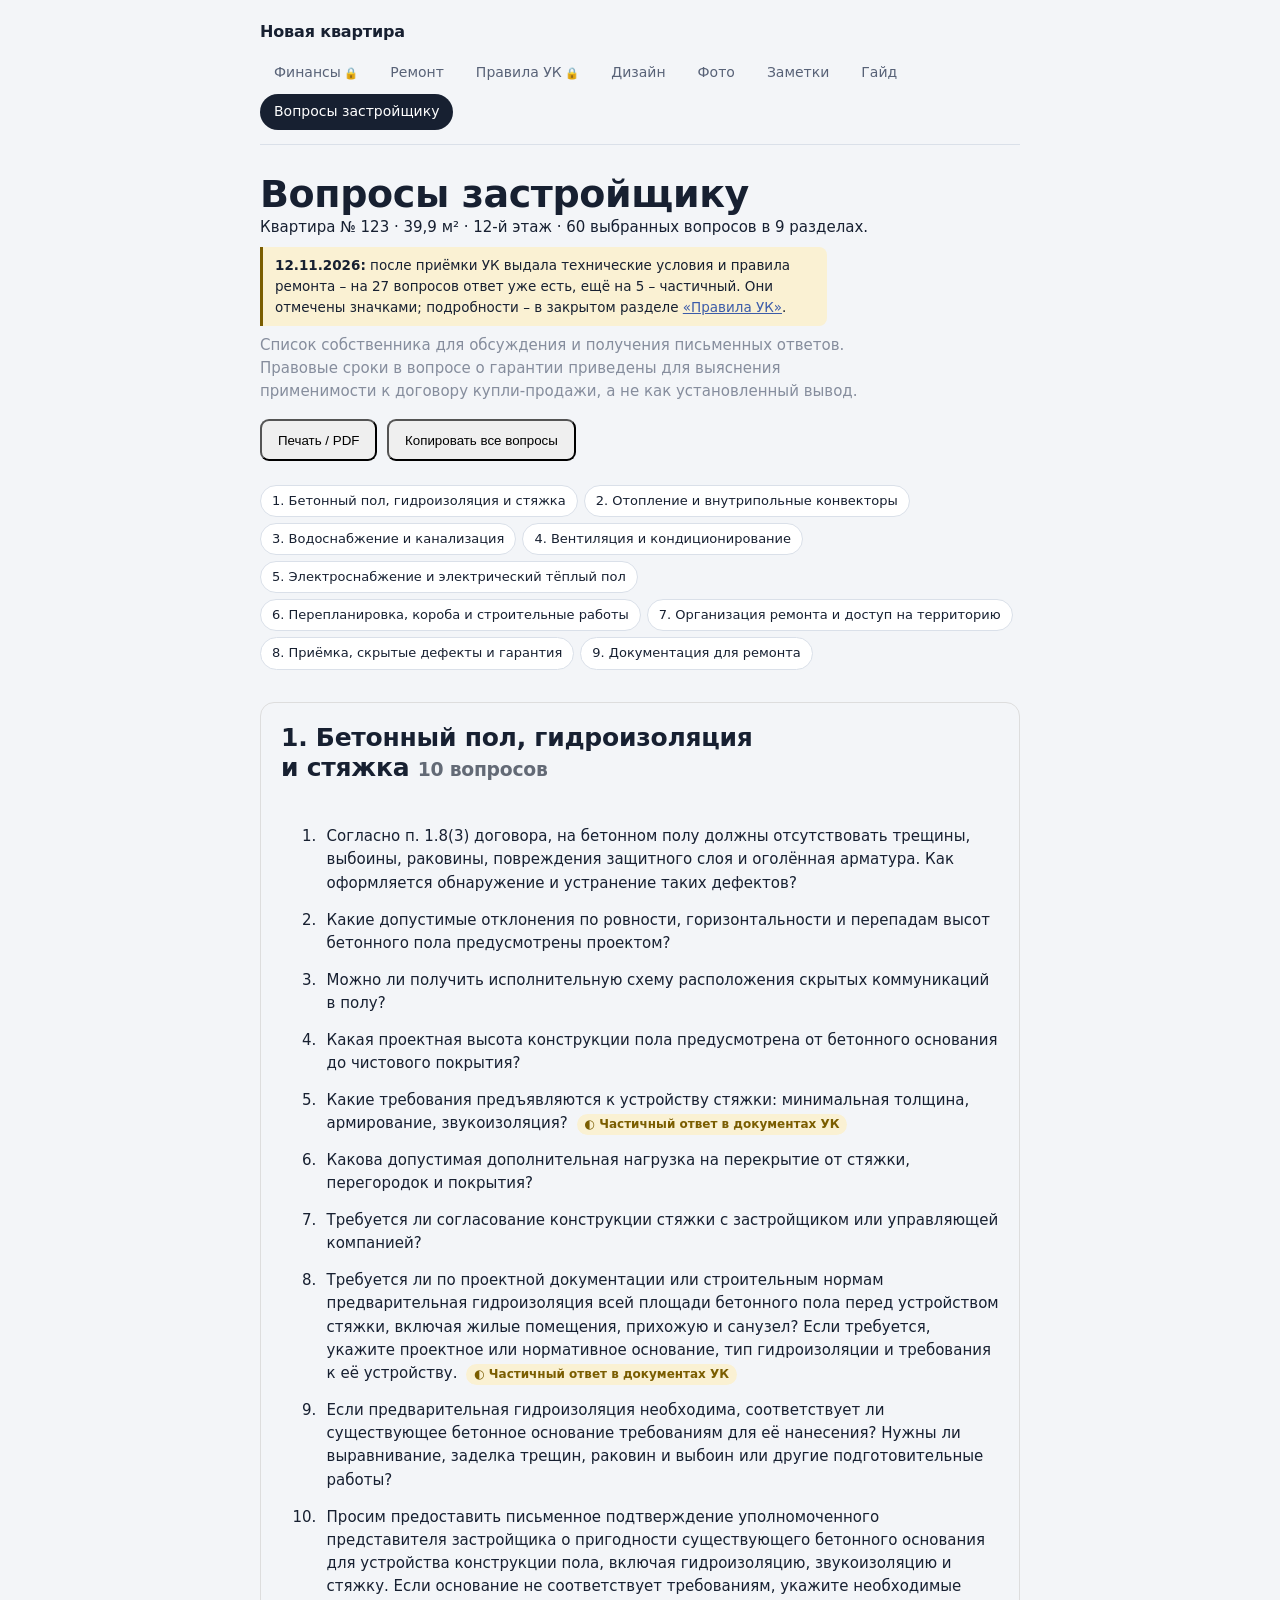
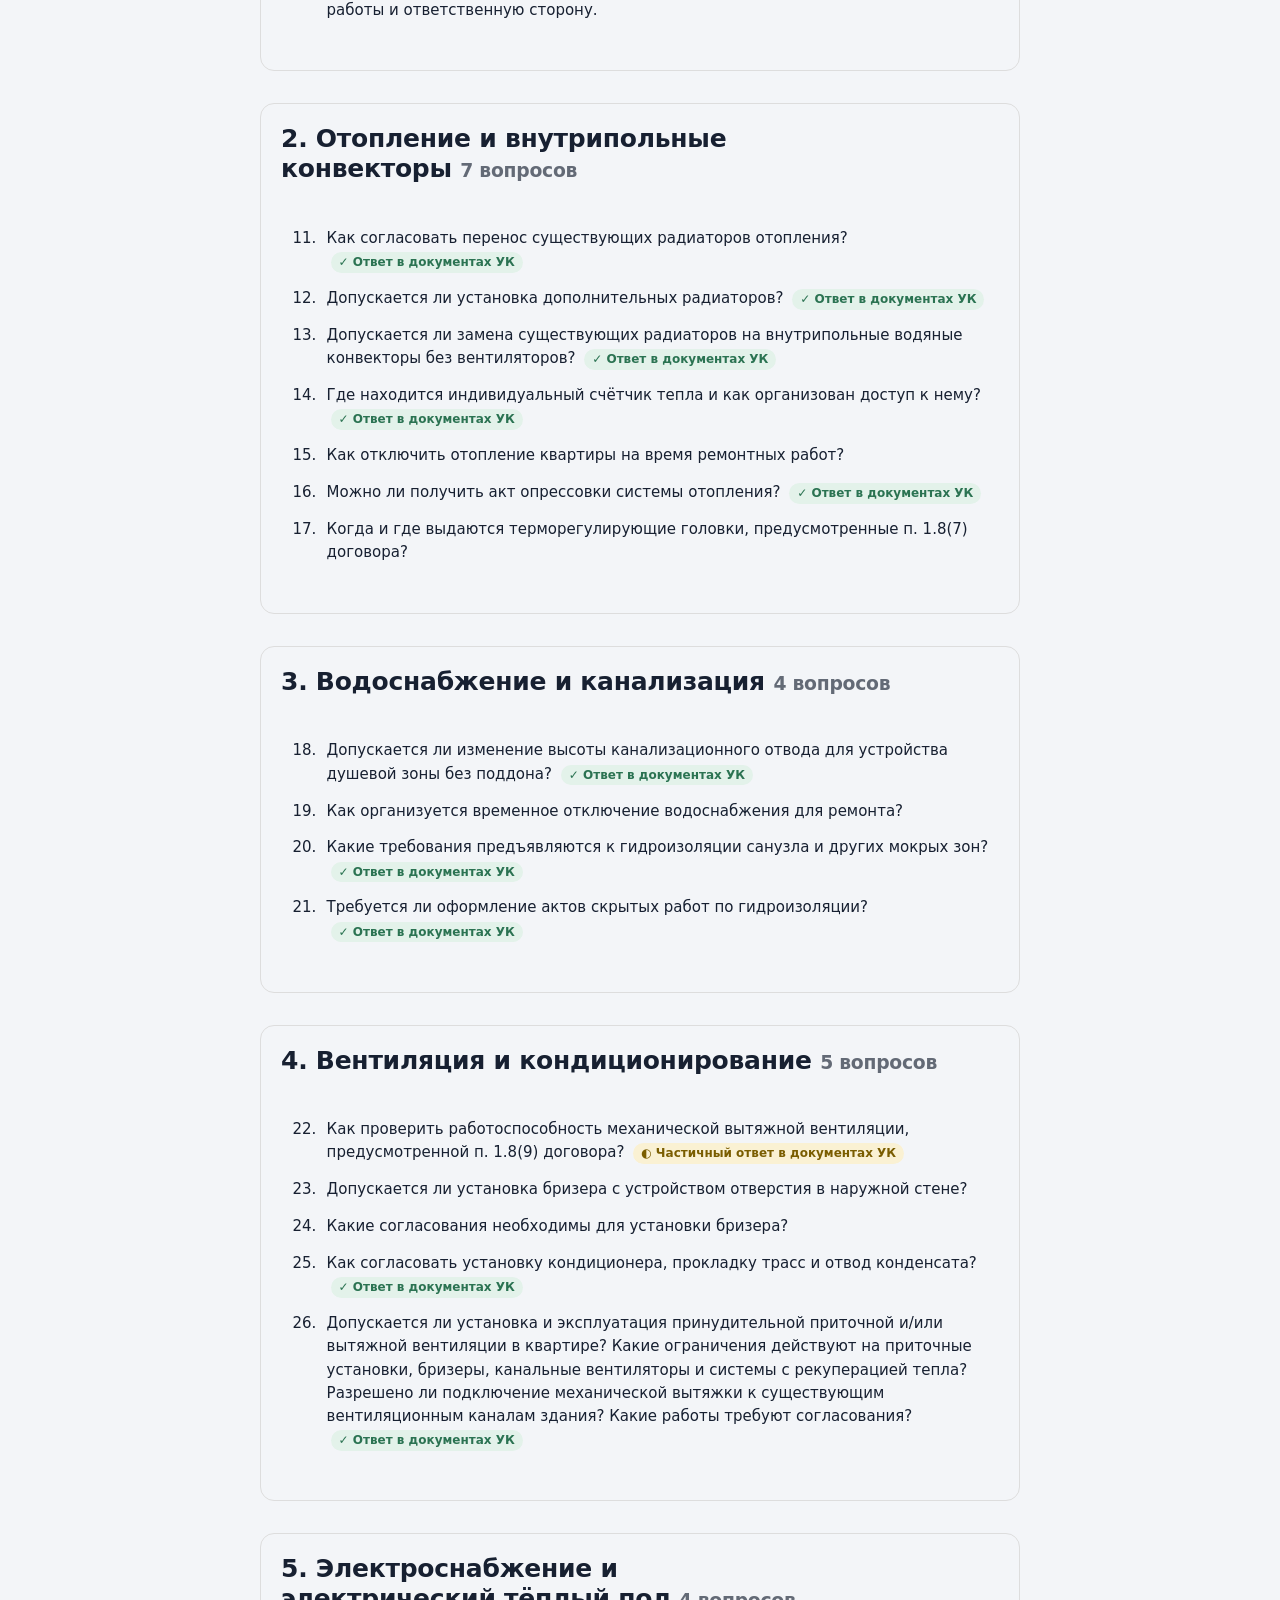
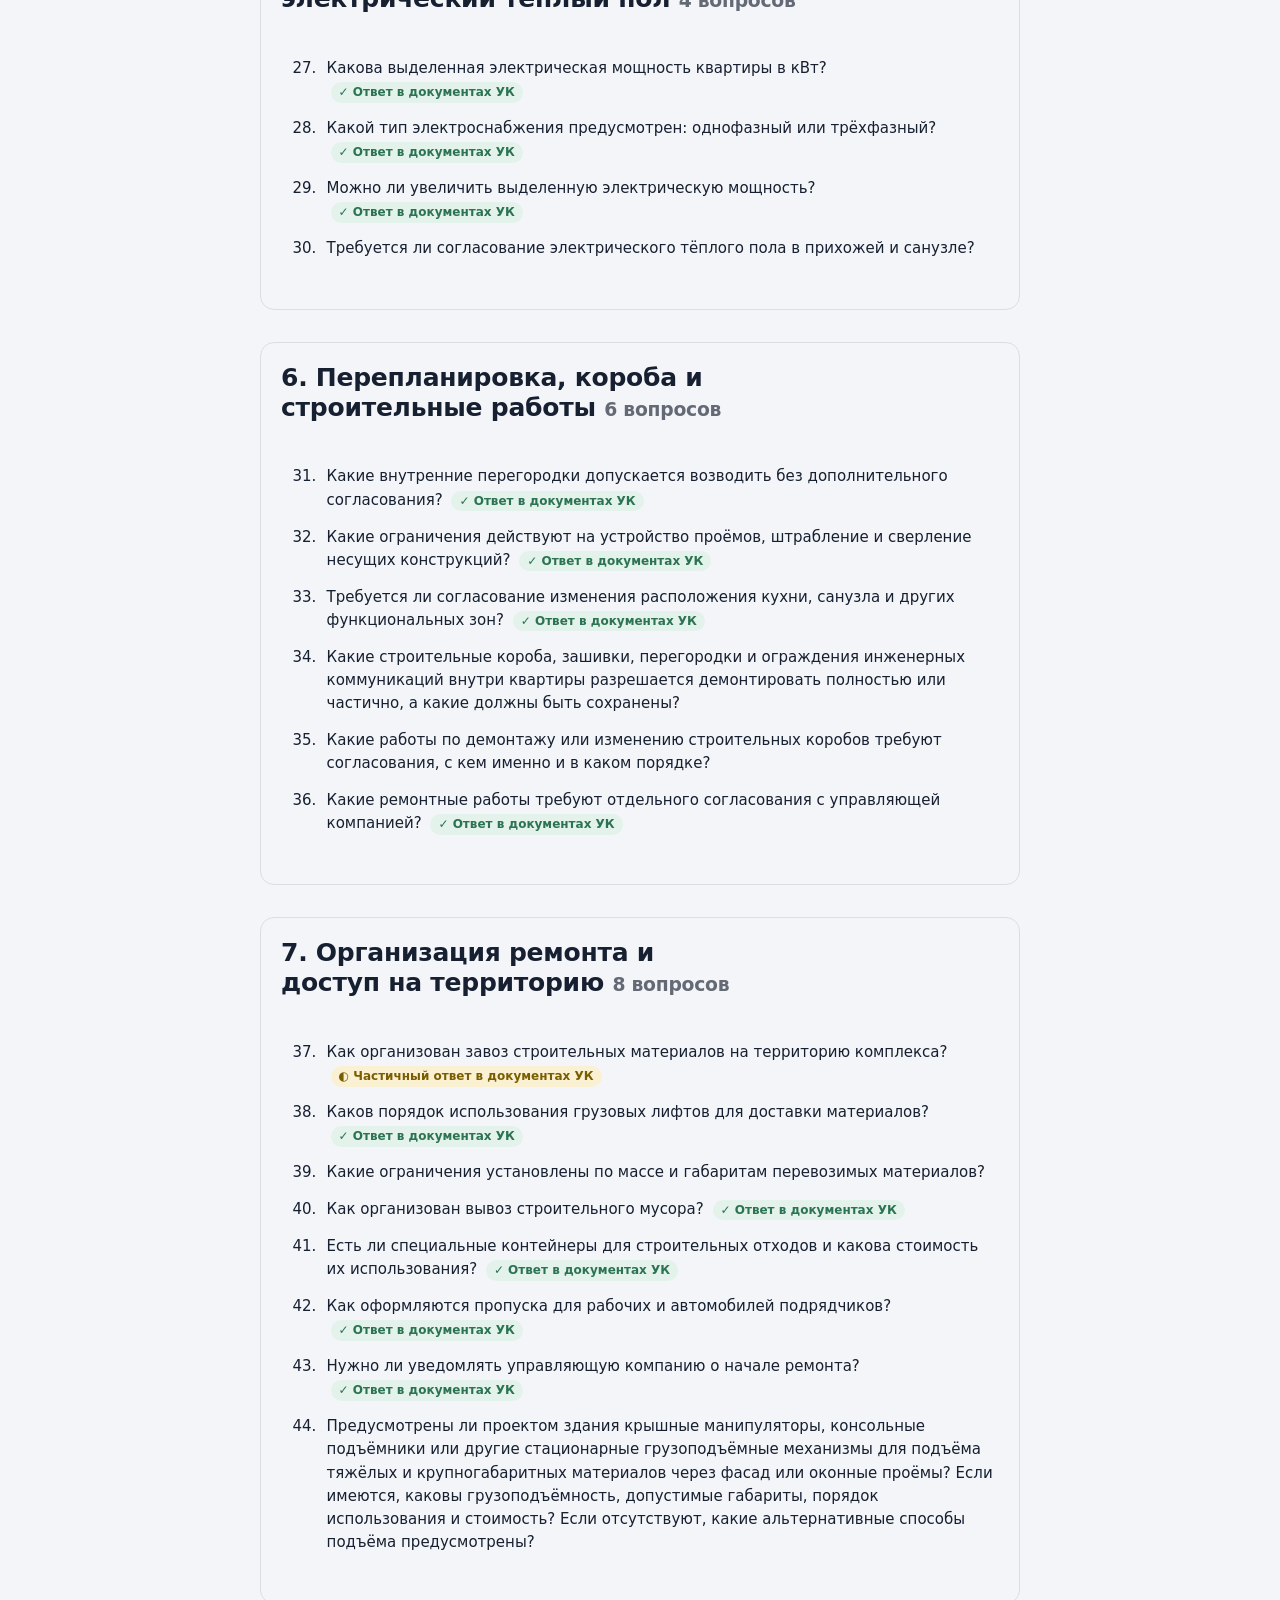
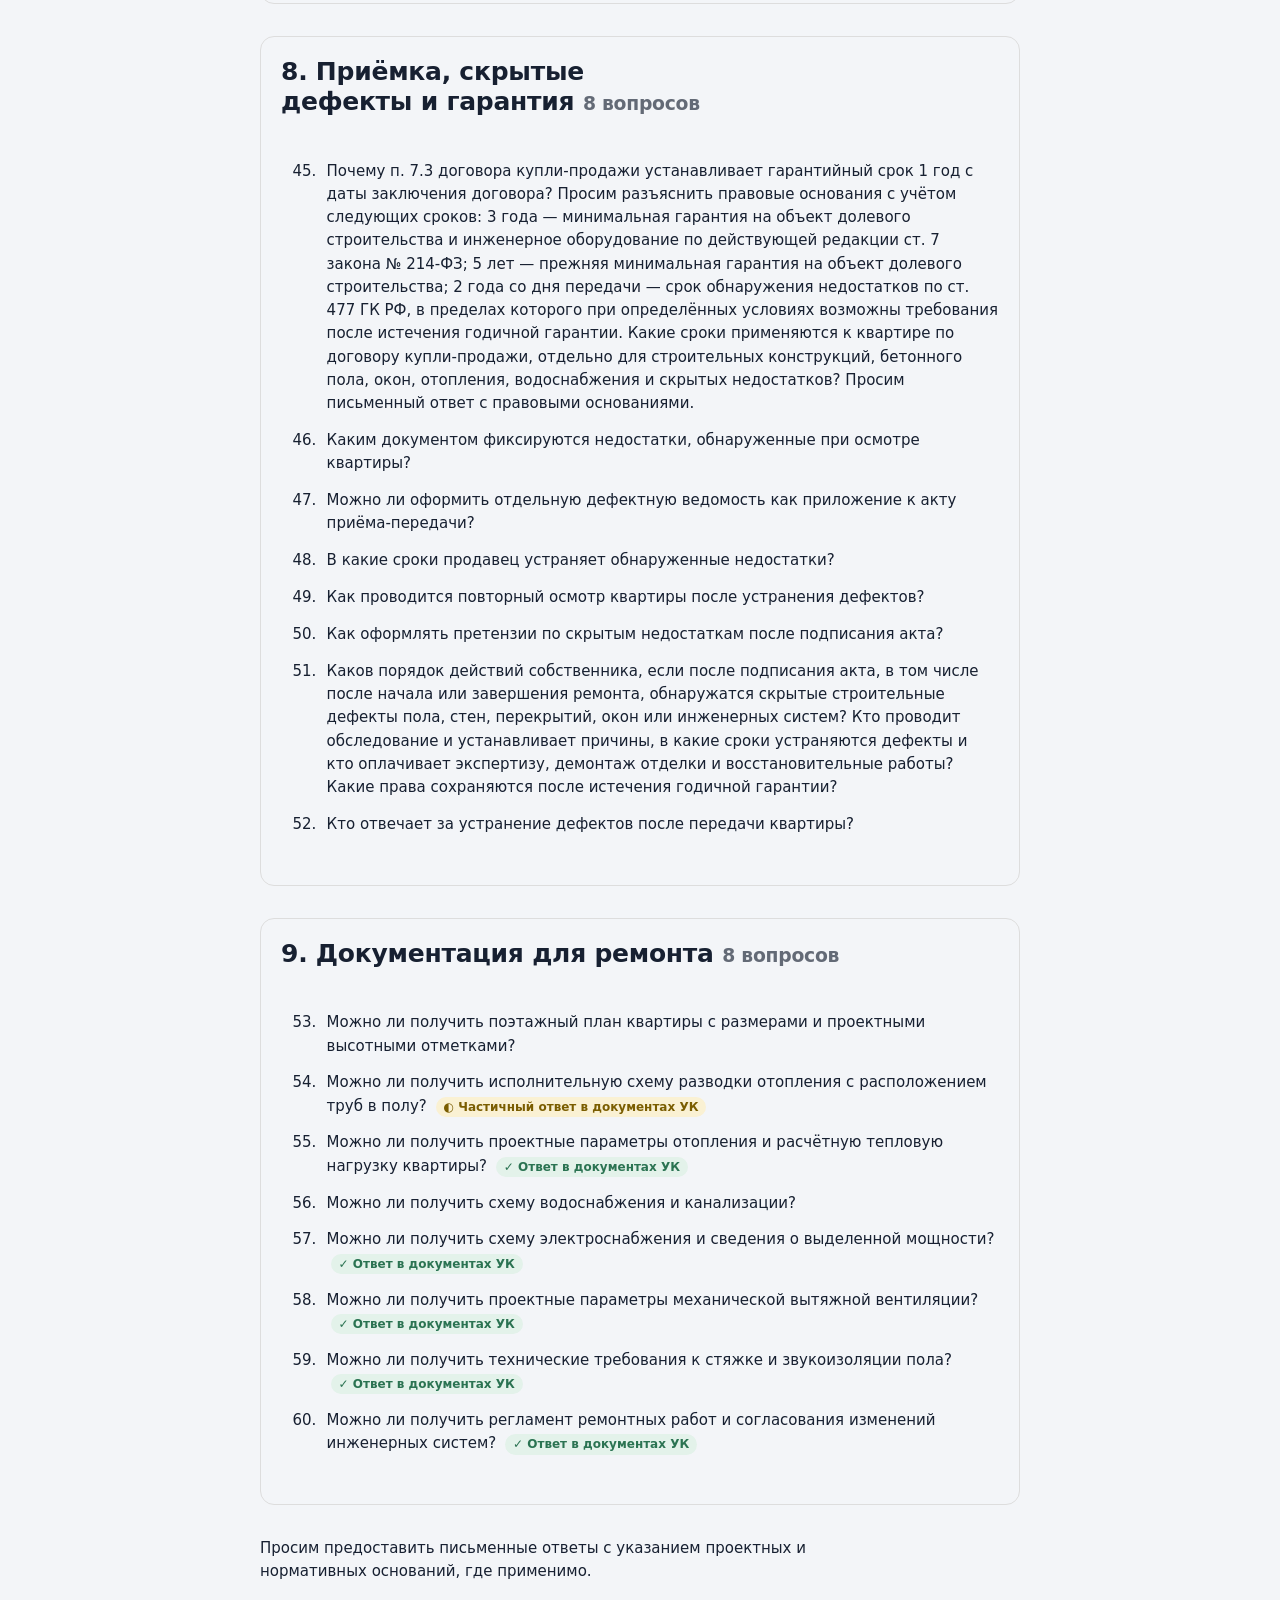
<file: voprosy/index.html>
<!doctype html><html lang="ru"><head><meta charset="utf-8"><meta name="viewport" content="width=device-width,initial-scale=1"><meta name="robots" content="noindex"><title>Вопросы застройщику — Новая квартира</title><link rel="stylesheet" href="../assets/site.css"><style>.q-section{margin:2rem 0;padding:1.25rem;border:1px solid #ddd;border-radius:14px}.q-section h2{margin-top:0}.q-section h2 small{font-size:.75em;opacity:.65}.q-section li{margin:.85rem 0;line-height:1.55;padding-left:.35rem} .toc{display:flex;flex-wrap:wrap;gap:.5rem;margin:1.5rem 0}.toc a{padding:.4rem .65rem;border:1px solid #ccc;border-radius:9px;text-decoration:none}.actions{display:flex;gap:.6rem;flex-wrap:wrap;margin:1rem 0}.actions button{padding:.7rem 1rem;border-radius:9px;cursor:pointer}.muted{opacity:.7}@media print{header,.toc,.actions{display:none!important}.q-section{border:0;break-inside:avoid;padding:0}.wrap{max-width:none}}.ans{display:inline-block;font-size:12px;font-weight:600;color:var(--ok);background:var(--ok-bg);border-radius:999px;padding:1px 8px;margin-left:4px;text-decoration:none;white-space:nowrap}.ans.part{color:var(--chk);background:var(--chk-bg)}@media print{.ans{display:none}}</style></head><body><div class="wrap"><header class="site"><a class="brand" href="../">Новая квартира</a><nav class="sections" aria-label="Разделы сайта"><a class="lk" href="../finansy/">Финансы</a><a href="../remont/">Ремонт</a><a class="lk" href="../pravila/">Правила УК</a><a href="../dizain/">Дизайн</a><a href="../foto/">Фото</a><a href="../zametki/">Заметки</a><a href="../gaid/">Гайд</a><a href="./" aria-current="page">Вопросы застройщику</a></nav></header><main><h1>Вопросы застройщику</h1><p>Квартира № 123 · 39,9 м² · 12-й этаж · 60 выбранных вопросов в 9 разделах.</p><p class="upd"><b>12.11.2026:</b> после приёмки УК выдала технические условия и правила ремонта – на 27 вопросов ответ уже есть, ещё на 5 – частичный. Они отмечены значками; подробности – в закрытом разделе <a href="../pravila/">«Правила УК»</a>.</p><p class="muted">Список собственника для обсуждения и получения письменных ответов. Правовые сроки в вопросе о гарантии приведены для выяснения применимости к договору купли-продажи, а не как установленный вывод.</p><div class="actions"><button type="button" onclick="window.print()">Печать / PDF</button><button type="button" id="copy">Копировать все вопросы</button></div><nav class="toc" aria-label="Темы"><a href="#s1">1. Бетонный пол, гидроизоляция и стяжка</a><a href="#s2">2. Отопление и внутрипольные конвекторы</a><a href="#s3">3. Водоснабжение и канализация</a><a href="#s4">4. Вентиляция и кондиционирование</a><a href="#s5">5. Электроснабжение и электрический тёплый пол</a><a href="#s6">6. Перепланировка, короба и строительные работы</a><a href="#s7">7. Организация ремонта и доступ на территорию</a><a href="#s8">8. Приёмка, скрытые дефекты и гарантия</a><a href="#s9">9. Документация для ремонта</a></nav><section class="q-section" id="s1"><h2>1. Бетонный пол, гидроизоляция и стяжка <small>10 вопросов</small></h2><ol start="1"><li>Согласно п. 1.8(3) договора, на бетонном полу должны отсутствовать трещины, выбоины, раковины, повреждения защитного слоя и оголённая арматура. Как оформляется обнаружение и устранение таких дефектов?</li>
<li>Какие допустимые отклонения по ровности, горизонтальности и перепадам высот бетонного пола предусмотрены проектом?</li>
<li>Можно ли получить исполнительную схему расположения скрытых коммуникаций в полу?</li>
<li>Какая проектная высота конструкции пола предусмотрена от бетонного основания до чистового покрытия?</li>
<li>Какие требования предъявляются к устройству стяжки: минимальная толщина, армирование, звукоизоляция? <a class="ans part" href="../pravila/#sistemy">◐ Частичный ответ в документах УК</a></li>
<li>Какова допустимая дополнительная нагрузка на перекрытие от стяжки, перегородок и покрытия?</li>
<li>Требуется ли согласование конструкции стяжки с застройщиком или управляющей компанией?</li>
<li>Требуется ли по проектной документации или строительным нормам предварительная гидроизоляция всей площади бетонного пола перед устройством стяжки, включая жилые помещения, прихожую и санузел? Если требуется, укажите проектное или нормативное основание, тип гидроизоляции и требования к её устройству. <a class="ans part" href="../pravila/#sistemy">◐ Частичный ответ в документах УК</a></li>
<li>Если предварительная гидроизоляция необходима, соответствует ли существующее бетонное основание требованиям для её нанесения? Нужны ли выравнивание, заделка трещин, раковин и выбоин или другие подготовительные работы?</li>
<li>Просим предоставить письменное подтверждение уполномоченного представителя застройщика о пригодности существующего бетонного основания для устройства конструкции пола, включая гидроизоляцию, звукоизоляцию и стяжку. Если основание не соответствует требованиям, укажите необходимые работы и ответственную сторону.</li></ol></section>
<section class="q-section" id="s2"><h2>2. Отопление и внутрипольные конвекторы <small>7 вопросов</small></h2><ol start="11"><li>Как согласовать перенос существующих радиаторов отопления? <a class="ans" href="../pravila/#sistemy">✓ Ответ в документах УК</a></li>
<li>Допускается ли установка дополнительных радиаторов? <a class="ans" href="../pravila/#sistemy">✓ Ответ в документах УК</a></li>
<li>Допускается ли замена существующих радиаторов на внутрипольные водяные конвекторы без вентиляторов? <a class="ans" href="../pravila/#glavnoe">✓ Ответ в документах УК</a></li>
<li>Где находится индивидуальный счётчик тепла и как организован доступ к нему? <a class="ans" href="../pravila/#sistemy">✓ Ответ в документах УК</a></li>
<li>Как отключить отопление квартиры на время ремонтных работ?</li>
<li>Можно ли получить акт опрессовки системы отопления? <a class="ans" href="../pravila/#akty">✓ Ответ в документах УК</a></li>
<li>Когда и где выдаются терморегулирующие головки, предусмотренные п. 1.8(7) договора?</li></ol></section>
<section class="q-section" id="s3"><h2>3. Водоснабжение и канализация <small>4 вопросов</small></h2><ol start="18"><li>Допускается ли изменение высоты канализационного отвода для устройства душевой зоны без поддона? <a class="ans" href="../pravila/#glavnoe">✓ Ответ в документах УК</a></li>
<li>Как организуется временное отключение водоснабжения для ремонта?</li>
<li>Какие требования предъявляются к гидроизоляции санузла и других мокрых зон? <a class="ans" href="../pravila/#sistemy">✓ Ответ в документах УК</a></li>
<li>Требуется ли оформление актов скрытых работ по гидроизоляции? <a class="ans" href="../pravila/#akty">✓ Ответ в документах УК</a></li></ol></section>
<section class="q-section" id="s4"><h2>4. Вентиляция и кондиционирование <small>5 вопросов</small></h2><ol start="22"><li>Как проверить работоспособность механической вытяжной вентиляции, предусмотренной п. 1.8(9) договора? <a class="ans part" href="../pravila/#sistemy">◐ Частичный ответ в документах УК</a></li>
<li>Допускается ли установка бризера с устройством отверстия в наружной стене?</li>
<li>Какие согласования необходимы для установки бризера?</li>
<li>Как согласовать установку кондиционера, прокладку трасс и отвод конденсата? <a class="ans" href="../pravila/#glavnoe">✓ Ответ в документах УК</a></li>
<li>Допускается ли установка и эксплуатация принудительной приточной и/или вытяжной вентиляции в квартире? Какие ограничения действуют на приточные установки, бризеры, канальные вентиляторы и системы с рекуперацией тепла? Разрешено ли подключение механической вытяжки к существующим вентиляционным каналам здания? Какие работы требуют согласования? <a class="ans" href="../pravila/#glavnoe">✓ Ответ в документах УК</a></li></ol></section>
<section class="q-section" id="s5"><h2>5. Электроснабжение и электрический тёплый пол <small>4 вопросов</small></h2><ol start="27"><li>Какова выделенная электрическая мощность квартиры в кВт? <a class="ans" href="../pravila/#tu">✓ Ответ в документах УК</a></li>
<li>Какой тип электроснабжения предусмотрен: однофазный или трёхфазный? <a class="ans" href="../pravila/#tu">✓ Ответ в документах УК</a></li>
<li>Можно ли увеличить выделенную электрическую мощность? <a class="ans" href="../pravila/#sistemy">✓ Ответ в документах УК</a></li>
<li>Требуется ли согласование электрического тёплого пола в прихожей и санузле?</li></ol></section>
<section class="q-section" id="s6"><h2>6. Перепланировка, короба и строительные работы <small>6 вопросов</small></h2><ol start="31"><li>Какие внутренние перегородки допускается возводить без дополнительного согласования? <a class="ans" href="../pravila/#sistemy">✓ Ответ в документах УК</a></li>
<li>Какие ограничения действуют на устройство проёмов, штрабление и сверление несущих конструкций? <a class="ans" href="../pravila/#sistemy">✓ Ответ в документах УК</a></li>
<li>Требуется ли согласование изменения расположения кухни, санузла и других функциональных зон? <a class="ans" href="../pravila/#sistemy">✓ Ответ в документах УК</a></li>
<li>Какие строительные короба, зашивки, перегородки и ограждения инженерных коммуникаций внутри квартиры разрешается демонтировать полностью или частично, а какие должны быть сохранены?</li>
<li>Какие работы по демонтажу или изменению строительных коробов требуют согласования, с кем именно и в каком порядке?</li>
<li>Какие ремонтные работы требуют отдельного согласования с управляющей компанией? <a class="ans" href="../pravila/#start">✓ Ответ в документах УК</a></li></ol></section>
<section class="q-section" id="s7"><h2>7. Организация ремонта и доступ на территорию <small>8 вопросов</small></h2><ol start="37"><li>Как организован завоз строительных материалов на территорию комплекса? <a class="ans part" href="../pravila/#rezhim">◐ Частичный ответ в документах УК</a></li>
<li>Каков порядок использования грузовых лифтов для доставки материалов? <a class="ans" href="../pravila/#rezhim">✓ Ответ в документах УК</a></li>
<li>Какие ограничения установлены по массе и габаритам перевозимых материалов?</li>
<li>Как организован вывоз строительного мусора? <a class="ans" href="../pravila/#rezhim">✓ Ответ в документах УК</a></li>
<li>Есть ли специальные контейнеры для строительных отходов и какова стоимость их использования? <a class="ans" href="../pravila/#rezhim">✓ Ответ в документах УК</a></li>
<li>Как оформляются пропуска для рабочих и автомобилей подрядчиков? <a class="ans" href="../pravila/#rezhim">✓ Ответ в документах УК</a></li>
<li>Нужно ли уведомлять управляющую компанию о начале ремонта? <a class="ans" href="../pravila/#start">✓ Ответ в документах УК</a></li>
<li>Предусмотрены ли проектом здания крышные манипуляторы, консольные подъёмники или другие стационарные грузоподъёмные механизмы для подъёма тяжёлых и крупногабаритных материалов через фасад или оконные проёмы? Если имеются, каковы грузоподъёмность, допустимые габариты, порядок использования и стоимость? Если отсутствуют, какие альтернативные способы подъёма предусмотрены?</li></ol></section>
<section class="q-section" id="s8"><h2>8. Приёмка, скрытые дефекты и гарантия <small>8 вопросов</small></h2><ol start="45"><li>Почему п. 7.3 договора купли-продажи устанавливает гарантийный срок 1 год с даты заключения договора? Просим разъяснить правовые основания с учётом следующих сроков: 3 года — минимальная гарантия на объект долевого строительства и инженерное оборудование по действующей редакции ст. 7 закона № 214-ФЗ; 5 лет — прежняя минимальная гарантия на объект долевого строительства; 2 года со дня передачи — срок обнаружения недостатков по ст. 477 ГК РФ, в пределах которого при определённых условиях возможны требования после истечения годичной гарантии. Какие сроки применяются к квартире по договору купли-продажи, отдельно для строительных конструкций, бетонного пола, окон, отопления, водоснабжения и скрытых недостатков? Просим письменный ответ с правовыми основаниями.</li>
<li>Каким документом фиксируются недостатки, обнаруженные при осмотре квартиры?</li>
<li>Можно ли оформить отдельную дефектную ведомость как приложение к акту приёма-передачи?</li>
<li>В какие сроки продавец устраняет обнаруженные недостатки?</li>
<li>Как проводится повторный осмотр квартиры после устранения дефектов?</li>
<li>Как оформлять претензии по скрытым недостаткам после подписания акта?</li>
<li>Каков порядок действий собственника, если после подписания акта, в том числе после начала или завершения ремонта, обнаружатся скрытые строительные дефекты пола, стен, перекрытий, окон или инженерных систем? Кто проводит обследование и устанавливает причины, в какие сроки устраняются дефекты и кто оплачивает экспертизу, демонтаж отделки и восстановительные работы? Какие права сохраняются после истечения годичной гарантии?</li>
<li>Кто отвечает за устранение дефектов после передачи квартиры?</li></ol></section>
<section class="q-section" id="s9"><h2>9. Документация для ремонта <small>8 вопросов</small></h2><ol start="53"><li>Можно ли получить поэтажный план квартиры с размерами и проектными высотными отметками?</li>
<li>Можно ли получить исполнительную схему разводки отопления с расположением труб в полу? <a class="ans part" href="../pravila/#akty">◐ Частичный ответ в документах УК</a></li>
<li>Можно ли получить проектные параметры отопления и расчётную тепловую нагрузку квартиры? <a class="ans" href="../pravila/#tu">✓ Ответ в документах УК</a></li>
<li>Можно ли получить схему водоснабжения и канализации?</li>
<li>Можно ли получить схему электроснабжения и сведения о выделенной мощности? <a class="ans" href="../pravila/#tu">✓ Ответ в документах УК</a></li>
<li>Можно ли получить проектные параметры механической вытяжной вентиляции? <a class="ans" href="../pravila/#tu">✓ Ответ в документах УК</a></li>
<li>Можно ли получить технические требования к стяжке и звукоизоляции пола? <a class="ans" href="../pravila/#sistemy">✓ Ответ в документах УК</a></li>
<li>Можно ли получить регламент ремонтных работ и согласования изменений инженерных систем? <a class="ans" href="../pravila/#rezhim">✓ Ответ в документах УК</a></li></ol></section><p>Просим предоставить письменные ответы с указанием проектных и нормативных оснований, где применимо.</p></main></div><script>document.getElementById('copy').addEventListener('click',async()=>{const text=[...document.querySelectorAll('.q-section')].map(s=>s.querySelector('h2').textContent+'\n'+[...s.querySelectorAll('li')].map(li=>{const c=li.cloneNode(true);c.querySelectorAll('.ans').forEach(a=>a.remove());return c.textContent.trim()}).join('\n')).join('\n\n');try{await navigator.clipboard.writeText(text);document.getElementById('copy').textContent='Скопировано'}catch(e){alert('Копирование недоступно; выделите текст вручную')}})</script></body></html>
</file>
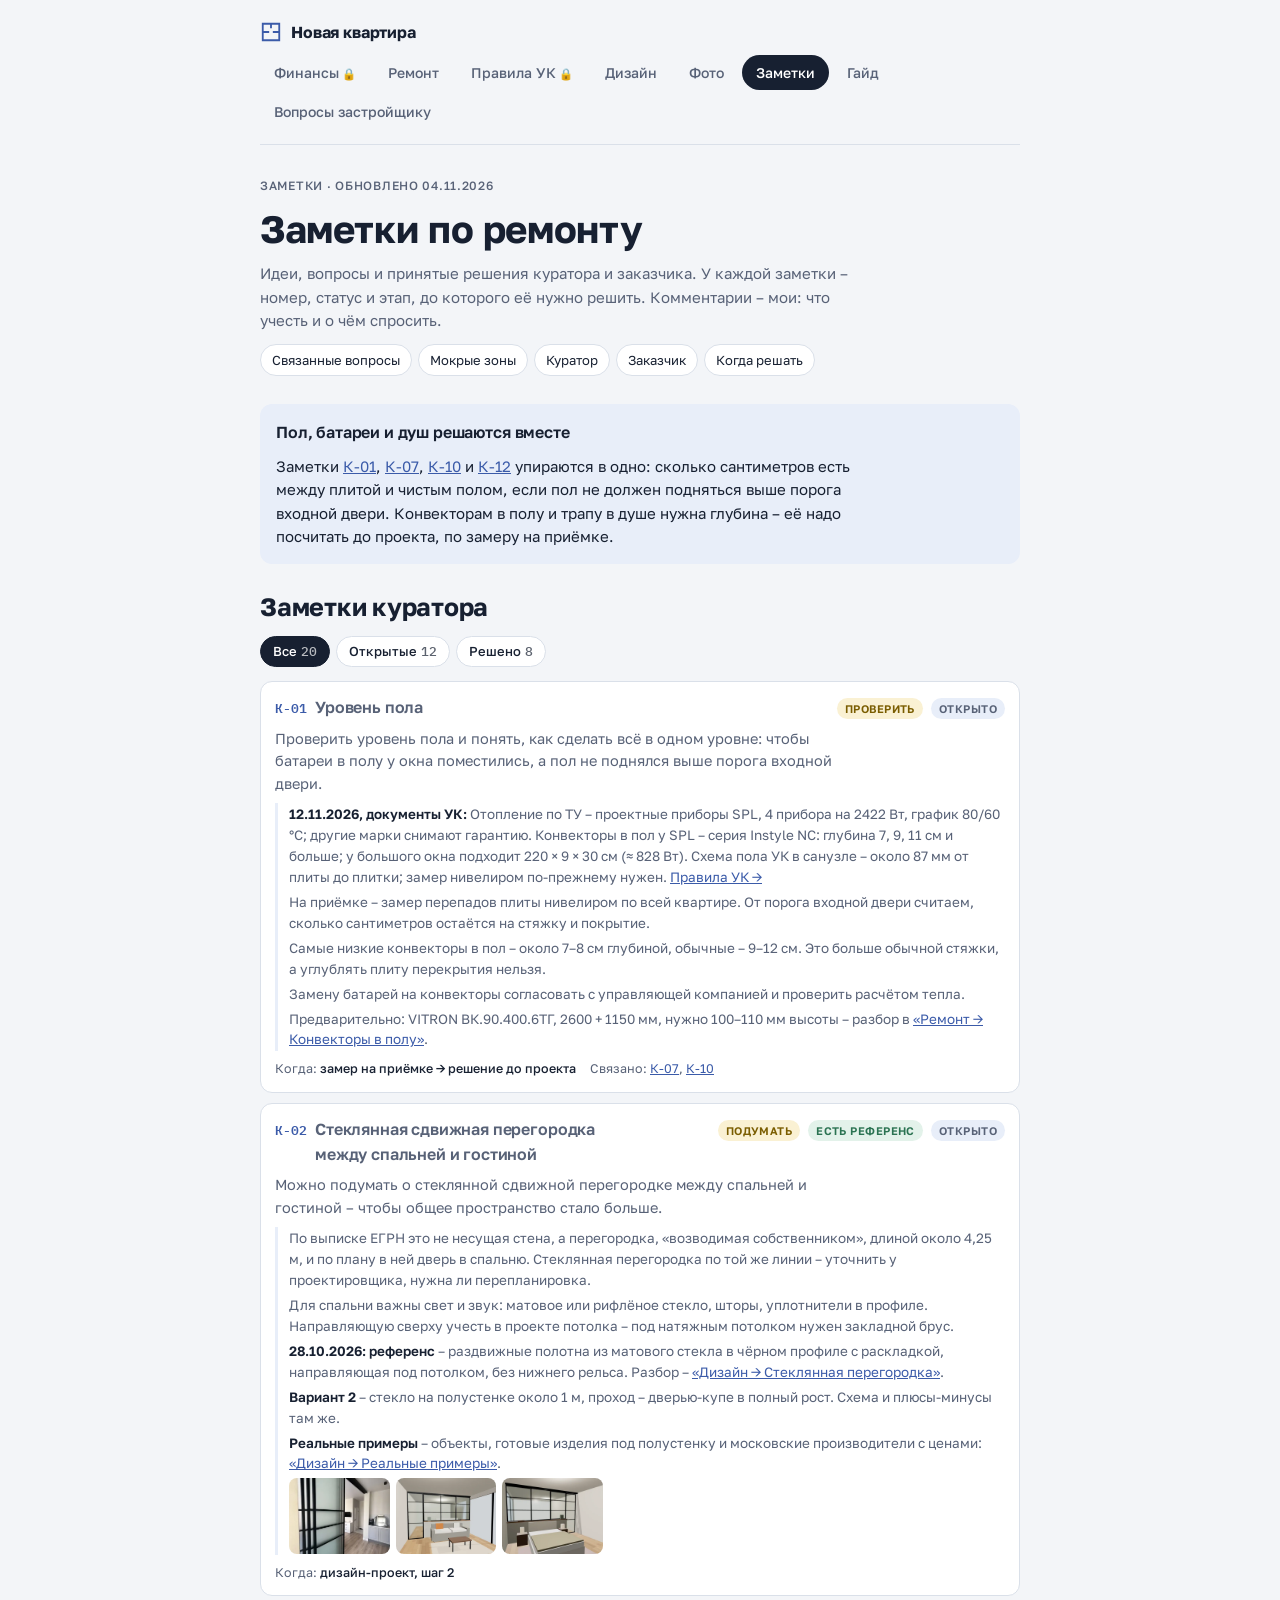
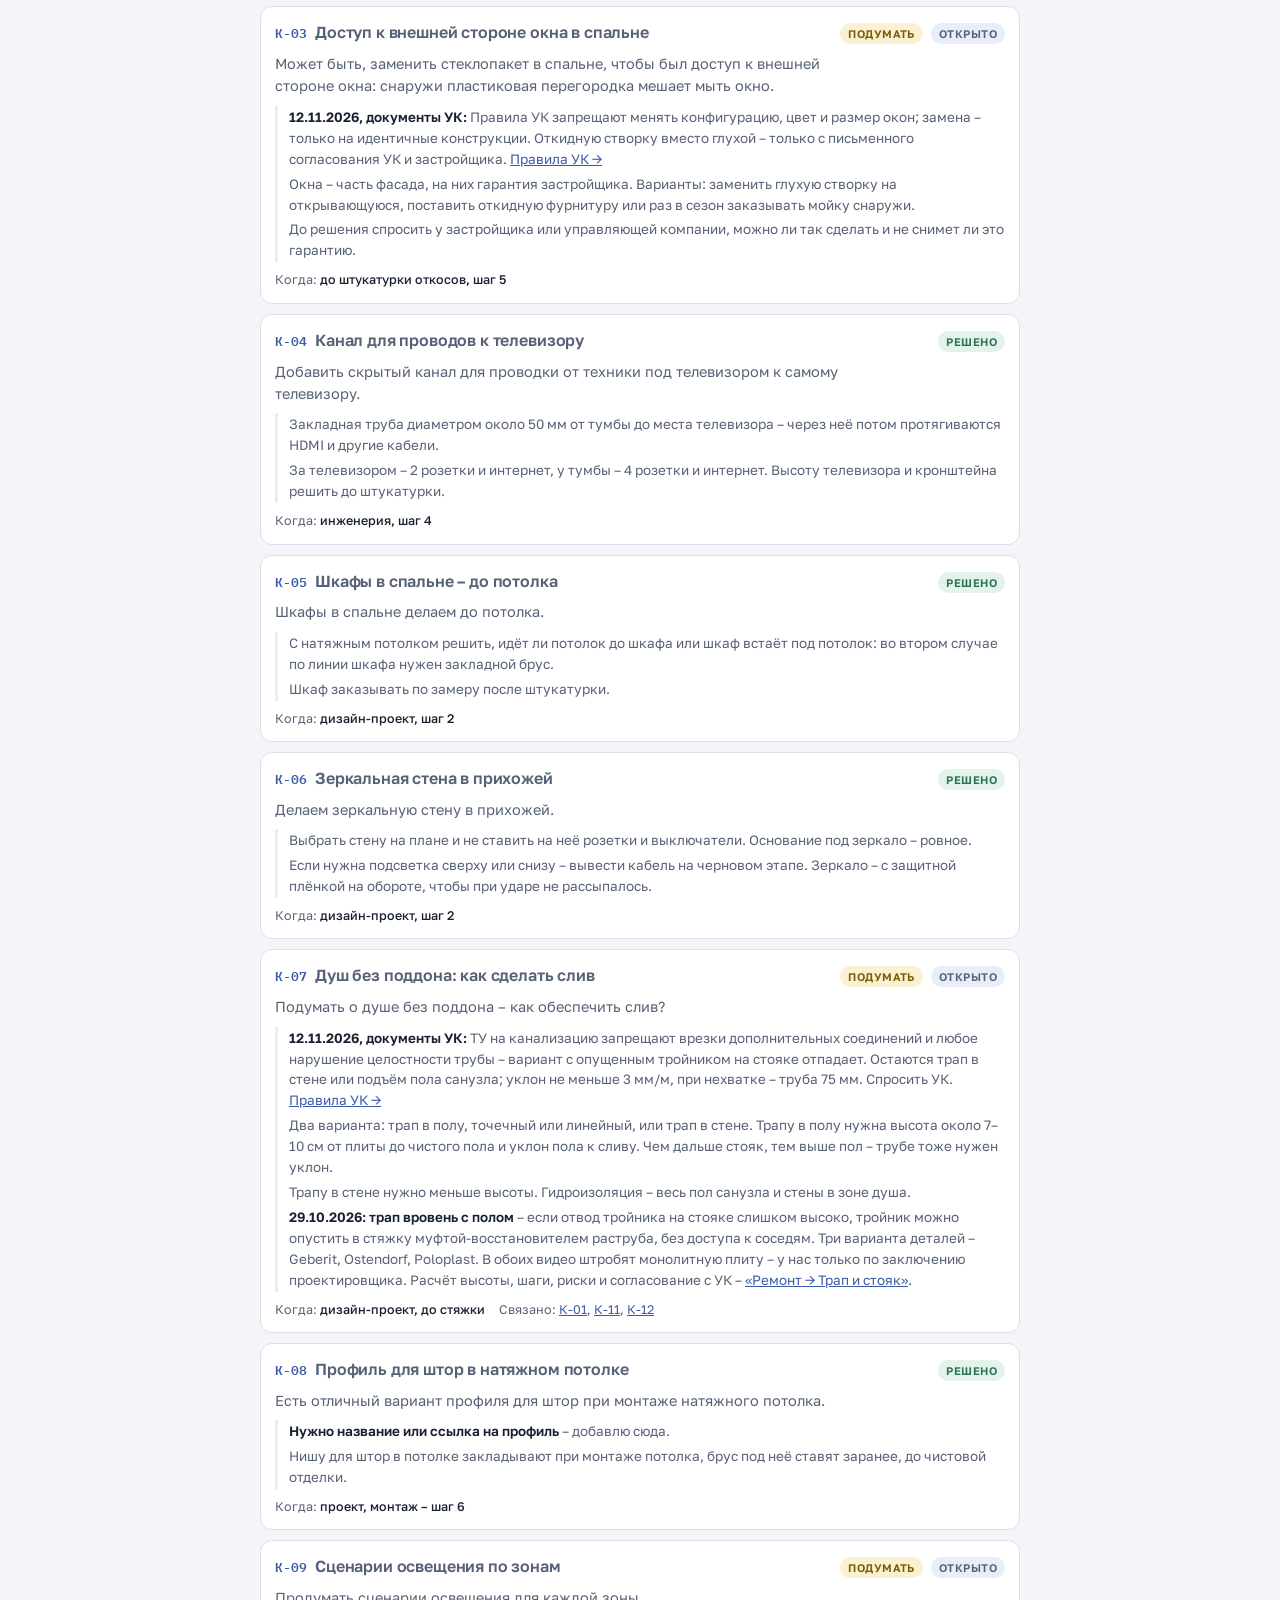
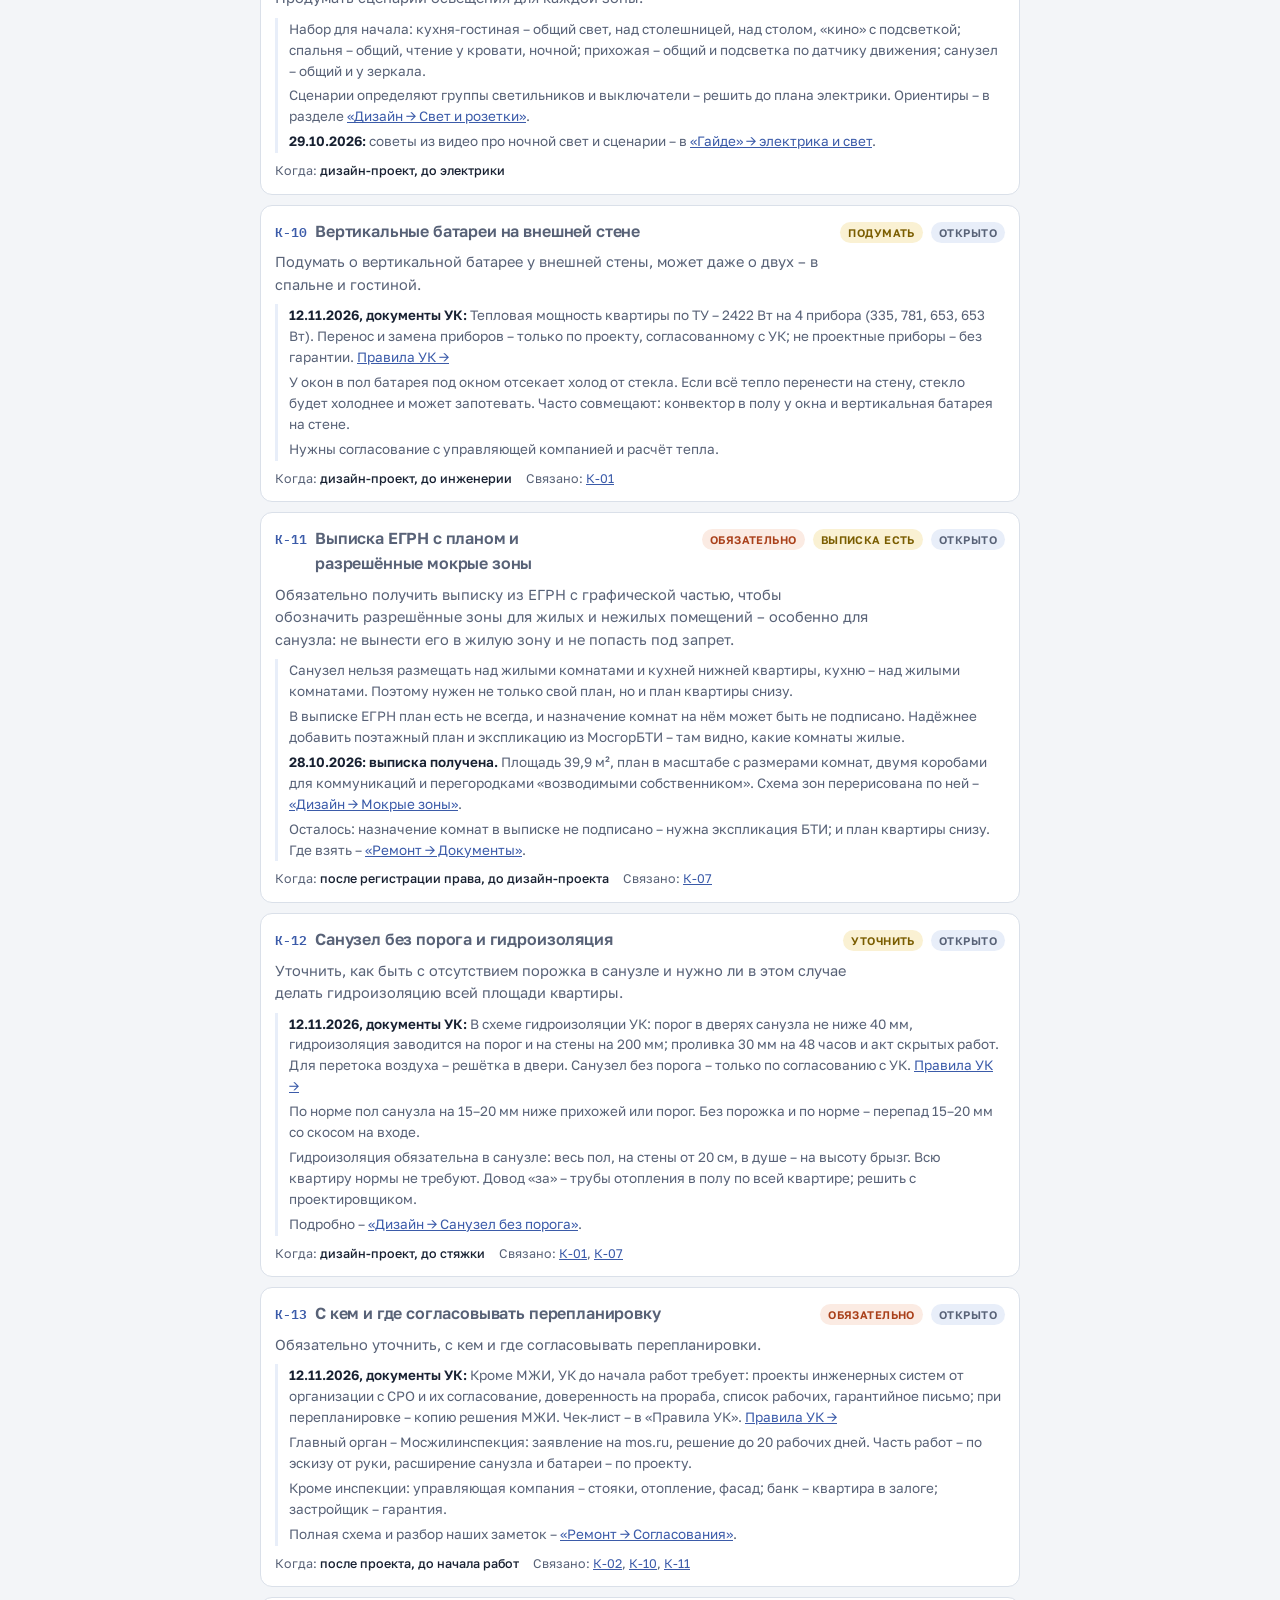
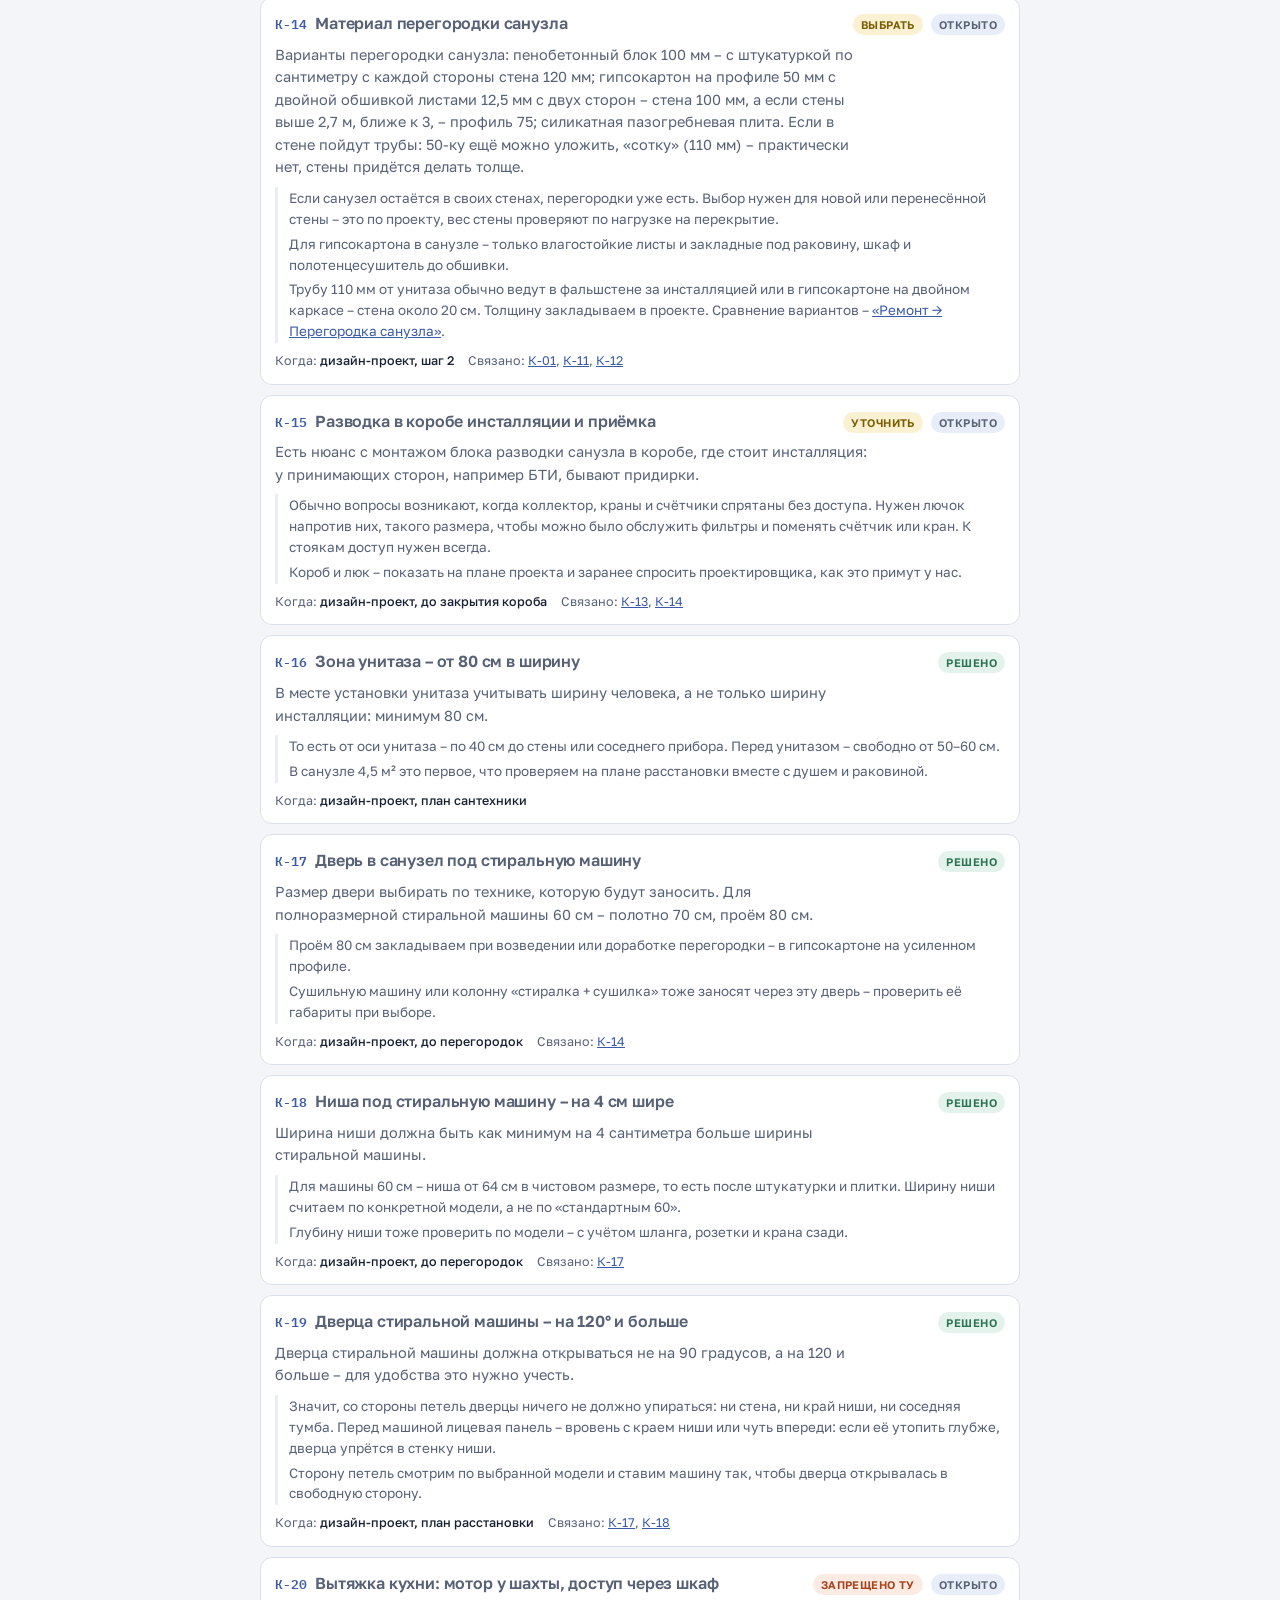
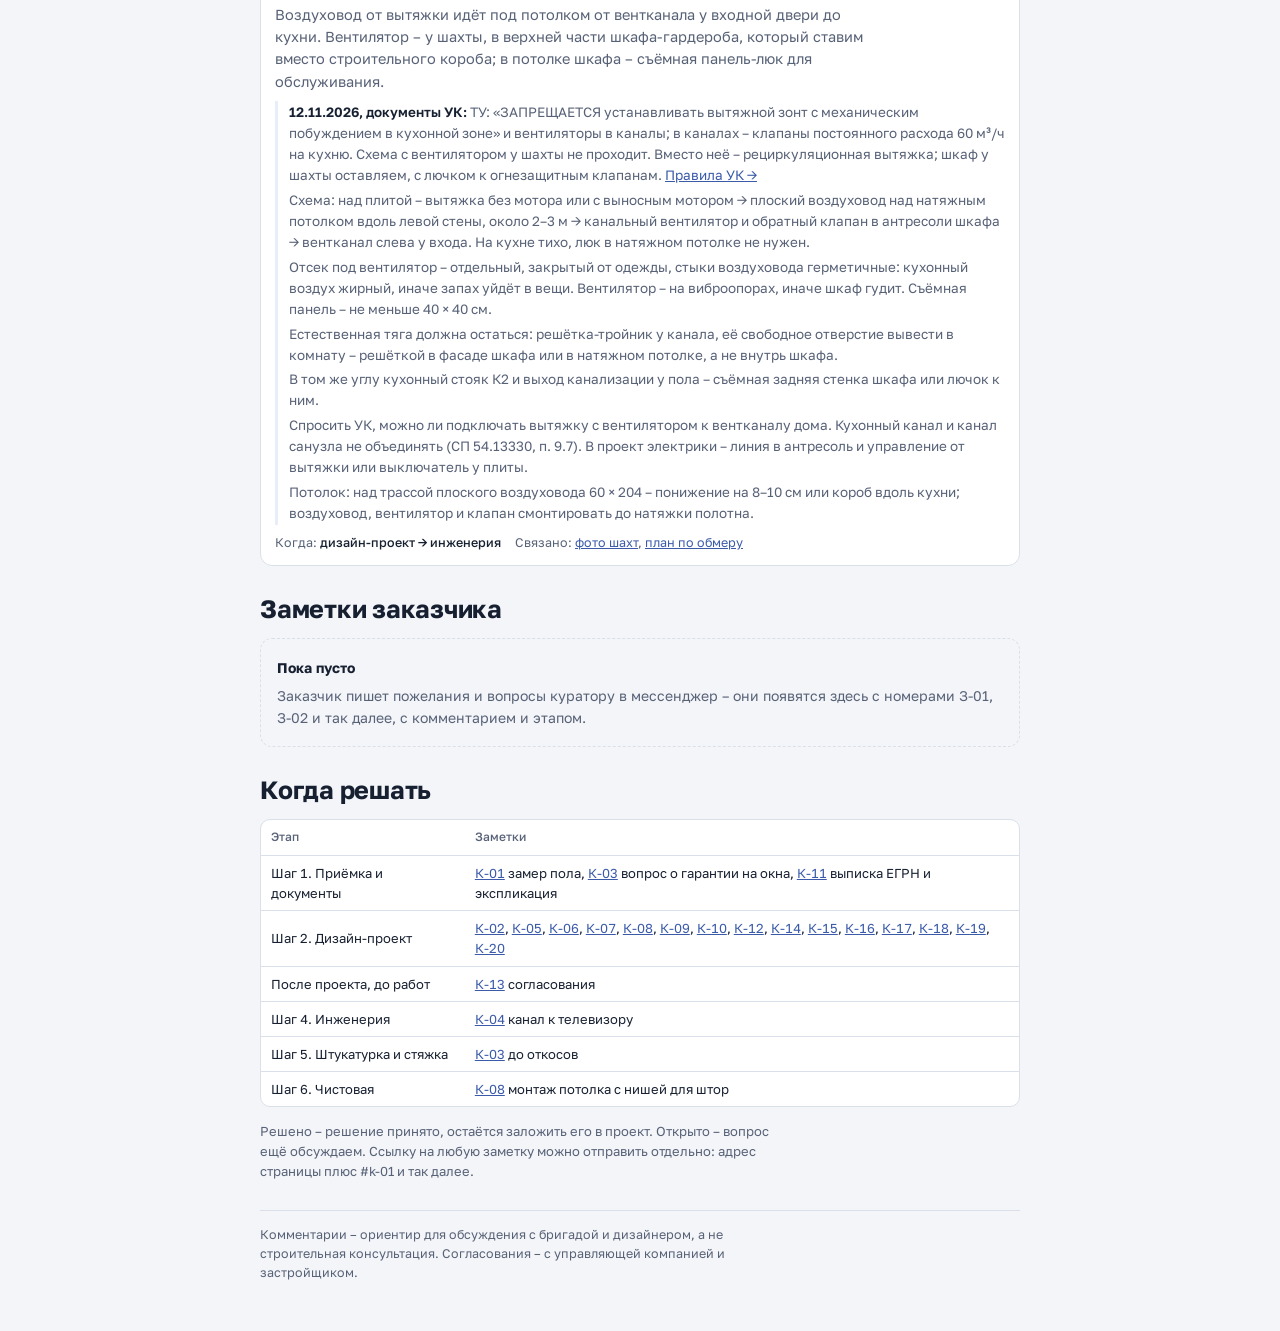
<file: zametki/index.html>
<!doctype html>
<html lang="ru">
<head>
<meta charset="utf-8">
<meta name="viewport" content="width=device-width, initial-scale=1, viewport-fit=cover">
<meta name="robots" content="noindex">
<meta name="description" content="Заметки куратора и заказчика по ремонту: идеи, вопросы и принятые решения с этапом, до которого их нужно решить.">
<title>Заметки по ремонту</title>
<link rel="preconnect" href="https://fonts.googleapis.com">
<link rel="preconnect" href="https://fonts.gstatic.com" crossorigin>
<link rel="stylesheet" href="https://fonts.googleapis.com/css2?family=Golos+Text:wght@400;500;600;700&family=IBM+Plex+Mono:wght@400;500;600&display=swap">
<link rel="stylesheet" href="../assets/site.css">
</head>
<body>
<div class="wrap">
<header class="site">
  <a class="brand" href="../"><svg class="mark" viewBox="0 0 24 24" aria-hidden="true"><path d="M3 3h18v18H3zM3 12h7M14 12h7M12 3v5" fill="none" stroke="currentColor" stroke-width="2"/></svg>Новая квартира</a>
  <nav class="sections" aria-label="Разделы сайта"><a class="lk" href="../finansy/">Финансы</a><a href="../remont/">Ремонт</a><a class="lk" href="../pravila/">Правила УК</a><a href="../dizain/">Дизайн</a><a href="../foto/">Фото</a><a href="../zametki/" aria-current="page">Заметки</a><a href="../gaid/">Гайд</a><a href="../voprosy/">Вопросы застройщику</a></nav>
</header>

<div class="hero">
  <div class="eyebrow">Заметки · обновлено 04.11.2026</div>
  <h1>Заметки по ремонту</h1>
  <p class="muted">Идеи, вопросы и принятые решения куратора и заказчика. У каждой заметки – номер, статус и этап, до которого её нужно решить. Комментарии – мои: что учесть и о чём спросить.</p>
  <nav class="toc" aria-label="Разделы страницы">
    <a href="#svyazannye">Связанные вопросы</a><a href="#k-11">Мокрые зоны</a><a href="#kurator">Куратор</a><a href="#zakazchik">Заказчик</a><a href="#kogda">Когда решать</a>
  </nav>
</div>

<section id="svyazannye">
  <div class="key">
    <h3>Пол, батареи и душ решаются вместе</h3>
    <p>Заметки <a href="#k-01">К-01</a>, <a href="#k-07">К-07</a>, <a href="#k-10">К-10</a> и <a href="#k-12">К-12</a> упираются в одно: сколько сантиметров есть между плитой и чистым полом, если пол не должен подняться выше порога входной двери. Конвекторам в полу и трапу в душе нужна глубина – её надо посчитать до проекта, по замеру на приёмке.</p>
  </div>
</section>

<section id="kurator">
  <div class="cl-head"><h2>Заметки куратора</h2></div>
  <div class="filters" data-for="notes-k" role="group" aria-label="Фильтр заметок куратора">
    <button type="button" data-filter="all" aria-pressed="true">Все</button>
    <button type="button" data-filter="open" aria-pressed="false">Открытые</button>
    <button type="button" data-filter="done" aria-pressed="false">Решено</button>
  </div>
  <ol class="notes" id="notes-k">

    <li class="note" id="k-01" data-status="open">
      <div class="nh"><span class="id">К-01</span><h3>Уровень пола</h3><span class="chip c">Проверить</span><span class="chip n">Открыто</span></div>
      <p class="orig">Проверить уровень пола и понять, как сделать всё в одном уровне: чтобы батареи в полу у окна поместились, а пол не поднялся выше порога входной двери.</p>
      <div class="cm">
        <span><b>12.11.2026, документы УК:</b> Отопление по ТУ – проектные приборы SPL, 4 прибора на 2422 Вт, график 80/60 °C; другие марки снимают гарантию. Конвекторы в пол у SPL – серия Instyle NC: глубина 7, 9, 11 см и больше; у большого окна подходит 220 × 9 × 30 см (≈ 828 Вт). Схема пола УК в санузле – около 87 мм от плиты до плитки; замер нивелиром по-прежнему нужен. <a href="../pravila/#glavnoe">Правила УК →</a></span>
        <span>На приёмке – замер перепадов плиты нивелиром по всей квартире. От порога входной двери считаем, сколько сантиметров остаётся на стяжку и покрытие.</span>
        <span>Самые низкие конвекторы в пол – около 7–8 см глубиной, обычные – 9–12 см. Это больше обычной стяжки, а углублять плиту перекрытия нельзя.</span>
        <span>Замену батарей на конвекторы согласовать с управляющей компанией и проверить расчётом тепла.</span>
        <span>Предварительно: VITRON ВК.90.400.6ТГ, 2600 + 1150 мм, нужно 100–110 мм высоты – разбор в <a href="../remont/#konvektory">«Ремонт → Конвекторы в полу»</a>.</span>
      </div>
      <div class="meta"><span>Когда: <b>замер на приёмке → решение до проекта</b></span><span>Связано: <a href="#k-07">К-07</a>, <a href="#k-10">К-10</a></span></div>
    </li>

    <li class="note" id="k-02" data-status="open">
      <div class="nh"><span class="id">К-02</span><h3>Стеклянная сдвижная перегородка между спальней и гостиной</h3><span class="chip c">Подумать</span><span class="chip o">Есть референс</span><span class="chip n">Открыто</span></div>
      <p class="orig">Можно подумать о стеклянной сдвижной перегородке между спальней и гостиной – чтобы общее пространство стало больше.</p>
      <div class="cm">
        <span>По выписке ЕГРН это не несущая стена, а перегородка, «возводимая собственником», длиной около 4,25 м, и по плану в ней дверь в спальню. Стеклянная перегородка по той же линии – уточнить у проектировщика, нужна ли перепланировка.</span>
        <span>Для спальни важны свет и звук: матовое или рифлёное стекло, шторы, уплотнители в профиле. Направляющую сверху учесть в проекте потолка – под натяжным потолком нужен закладной брус.</span>
        <span><b>28.10.2026: референс</b> – раздвижные полотна из матового стекла в чёрном профиле с раскладкой, направляющая под потолком, без нижнего рельса. Разбор – <a href="../dizain/#steklo">«Дизайн → Стеклянная перегородка»</a>.</span>
        <span><b>Вариант 2</b> – стекло на полустенке около 1 м, проход – дверью-купе в полный рост. Схема и плюсы-минусы там же.</span>
        <span><b>Реальные примеры</b> – объекты, готовые изделия под полустенку и московские производители с ценами: <a href="../dizain/#realnye-primery">«Дизайн → Реальные примеры»</a>.</span>
        <div class="strip" data-gallery><a class="ph" href="../foto/img/ref-peregorodka-01.webp"><img src="../foto/img/t/ref-peregorodka-01.webp" alt="Референс: раздвижная стеклянная перегородка" loading="lazy"></a><a class="ph" href="../dizain/img/viz-polustenka-1.webp"><img src="../dizain/img/t-viz-polustenka-1.webp" alt="Визуализация: перегородка на полустенке" loading="lazy"></a><a class="ph" href="../dizain/img/viz-polustenka-3.webp"><img src="../dizain/img/t-viz-polustenka-3.webp" alt="Визуализация: перегородка на полустенке, вид из спальни" loading="lazy"></a></div>
      </div>
      <div class="meta"><span>Когда: <b>дизайн-проект, шаг 2</b></span></div>
    </li>

    <li class="note" id="k-03" data-status="open">
      <div class="nh"><span class="id">К-03</span><h3>Доступ к внешней стороне окна в спальне</h3><span class="chip c">Подумать</span><span class="chip n">Открыто</span></div>
      <p class="orig">Может быть, заменить стеклопакет в спальне, чтобы был доступ к внешней стороне окна: снаружи пластиковая перегородка мешает мыть окно.</p>
      <div class="cm">
        <span><b>12.11.2026, документы УК:</b> Правила УК запрещают менять конфигурацию, цвет и размер окон; замена – только на идентичные конструкции. Откидную створку вместо глухой – только с письменного согласования УК и застройщика. <a href="../pravila/#glavnoe">Правила УК →</a></span>
        <span>Окна – часть фасада, на них гарантия застройщика. Варианты: заменить глухую створку на открывающуюся, поставить откидную фурнитуру или раз в сезон заказывать мойку снаружи.</span>
        <span>До решения спросить у застройщика или управляющей компании, можно ли так сделать и не снимет ли это гарантию.</span>
      </div>
      <div class="meta"><span>Когда: <b>до штукатурки откосов, шаг 5</b></span></div>
    </li>

    <li class="note" id="k-04" data-status="done">
      <div class="nh"><span class="id">К-04</span><h3>Канал для проводов к телевизору</h3><span class="chip o">Решено</span></div>
      <p class="orig">Добавить скрытый канал для проводки от техники под телевизором к самому телевизору.</p>
      <div class="cm">
        <span>Закладная труба диаметром около 50 мм от тумбы до места телевизора – через неё потом протягиваются HDMI и другие кабели.</span>
        <span>За телевизором – 2 розетки и интернет, у тумбы – 4 розетки и интернет. Высоту телевизора и кронштейна решить до штукатурки.</span>
      </div>
      <div class="meta"><span>Когда: <b>инженерия, шаг 4</b></span></div>
    </li>

    <li class="note" id="k-05" data-status="done">
      <div class="nh"><span class="id">К-05</span><h3>Шкафы в спальне – до потолка</h3><span class="chip o">Решено</span></div>
      <p class="orig">Шкафы в спальне делаем до потолка.</p>
      <div class="cm">
        <span>С натяжным потолком решить, идёт ли потолок до шкафа или шкаф встаёт под потолок: во втором случае по линии шкафа нужен закладной брус.</span>
        <span>Шкаф заказывать по замеру после штукатурки.</span>
      </div>
      <div class="meta"><span>Когда: <b>дизайн-проект, шаг 2</b></span></div>
    </li>

    <li class="note" id="k-06" data-status="done">
      <div class="nh"><span class="id">К-06</span><h3>Зеркальная стена в прихожей</h3><span class="chip o">Решено</span></div>
      <p class="orig">Делаем зеркальную стену в прихожей.</p>
      <div class="cm">
        <span>Выбрать стену на плане и не ставить на неё розетки и выключатели. Основание под зеркало – ровное.</span>
        <span>Если нужна подсветка сверху или снизу – вывести кабель на черновом этапе. Зеркало – с защитной плёнкой на обороте, чтобы при ударе не рассыпалось.</span>
      </div>
      <div class="meta"><span>Когда: <b>дизайн-проект, шаг 2</b></span></div>
    </li>

    <li class="note" id="k-07" data-status="open">
      <div class="nh"><span class="id">К-07</span><h3>Душ без поддона: как сделать слив</h3><span class="chip c">Подумать</span><span class="chip n">Открыто</span></div>
      <p class="orig">Подумать о душе без поддона – как обеспечить слив?</p>
      <div class="cm">
        <span><b>12.11.2026, документы УК:</b> ТУ на канализацию запрещают врезки дополнительных соединений и любое нарушение целостности трубы – вариант с опущенным тройником на стояке отпадает. Остаются трап в стене или подъём пола санузла; уклон не меньше 3 мм/м, при нехватке – труба 75 мм. Спросить УК. <a href="../pravila/#glavnoe">Правила УК →</a></span>
        <span>Два варианта: трап в полу, точечный или линейный, или трап в стене. Трапу в полу нужна высота около 7–10 см от плиты до чистого пола и уклон пола к сливу. Чем дальше стояк, тем выше пол – трубе тоже нужен уклон.</span>
        <span>Трапу в стене нужно меньше высоты. Гидроизоляция – весь пол санузла и стены в зоне душа.</span>
        <span><b>29.10.2026: трап вровень с полом</b> – если отвод тройника на стояке слишком высоко, тройник можно опустить в стяжку муфтой-восстановителем раструба, без доступа к соседям. Три варианта деталей – Geberit, Ostendorf, Poloplast. В обоих видео штробят монолитную плиту – у нас только по заключению проектировщика. Расчёт высоты, шаги, риски и согласование с УК – <a href="../remont/#trap">«Ремонт → Трап и стояк»</a>.</span>
      </div>
      <div class="meta"><span>Когда: <b>дизайн-проект, до стяжки</b></span><span>Связано: <a href="#k-01">К-01</a>, <a href="#k-11">К-11</a>, <a href="#k-12">К-12</a></span></div>
    </li>

    <li class="note" id="k-08" data-status="done">
      <div class="nh"><span class="id">К-08</span><h3>Профиль для штор в натяжном потолке</h3><span class="chip o">Решено</span></div>
      <p class="orig">Есть отличный вариант профиля для штор при монтаже натяжного потолка.</p>
      <div class="cm">
        <span><b>Нужно название или ссылка на профиль</b> – добавлю сюда.</span>
        <span>Нишу для штор в потолке закладывают при монтаже потолка, брус под неё ставят заранее, до чистовой отделки.</span>
      </div>
      <div class="meta"><span>Когда: <b>проект, монтаж – шаг 6</b></span></div>
    </li>

    <li class="note" id="k-09" data-status="open">
      <div class="nh"><span class="id">К-09</span><h3>Сценарии освещения по зонам</h3><span class="chip c">Подумать</span><span class="chip n">Открыто</span></div>
      <p class="orig">Продумать сценарии освещения для каждой зоны.</p>
      <div class="cm">
        <span>Набор для начала: кухня-гостиная – общий свет, над столешницей, над столом, «кино» с подсветкой; спальня – общий, чтение у кровати, ночной; прихожая – общий и подсветка по датчику движения; санузел – общий и у зеркала.</span>
        <span>Сценарии определяют группы светильников и выключатели – решить до плана электрики. Ориентиры – в разделе <a href="../dizain/#svet">«Дизайн → Свет и розетки»</a>.</span>
        <span><b>29.10.2026:</b> советы из видео про ночной свет и сценарии – в <a href="../gaid/?t=elektr">«Гайде» → электрика и свет</a>.</span>
      </div>
      <div class="meta"><span>Когда: <b>дизайн-проект, до электрики</b></span></div>
    </li>

    <li class="note" id="k-10" data-status="open">
      <div class="nh"><span class="id">К-10</span><h3>Вертикальные батареи на внешней стене</h3><span class="chip c">Подумать</span><span class="chip n">Открыто</span></div>
      <p class="orig">Подумать о вертикальной батарее у внешней стены, может даже о двух – в спальне и гостиной.</p>
      <div class="cm">
        <span><b>12.11.2026, документы УК:</b> Тепловая мощность квартиры по ТУ – 2422 Вт на 4 прибора (335, 781, 653, 653 Вт). Перенос и замена приборов – только по проекту, согласованному с УК; не проектные приборы – без гарантии. <a href="../pravila/#glavnoe">Правила УК →</a></span>
        <span>У окон в пол батарея под окном отсекает холод от стекла. Если всё тепло перенести на стену, стекло будет холоднее и может запотевать. Часто совмещают: конвектор в полу у окна и вертикальная батарея на стене.</span>
        <span>Нужны согласование с управляющей компанией и расчёт тепла.</span>
      </div>
      <div class="meta"><span>Когда: <b>дизайн-проект, до инженерии</b></span><span>Связано: <a href="#k-01">К-01</a></span></div>
    </li>

    <li class="note" id="k-11" data-status="open">
      <div class="nh"><span class="id">К-11</span><h3>Выписка ЕГРН с планом и разрешённые мокрые зоны</h3><span class="chip w">Обязательно</span><span class="chip c">Выписка есть</span><span class="chip n">Открыто</span></div>
      <p class="orig">Обязательно получить выписку из ЕГРН с графической частью, чтобы обозначить разрешённые зоны для жилых и нежилых помещений – особенно для санузла: не вынести его в жилую зону и не попасть под запрет.</p>
      <div class="cm">
        <span>Санузел нельзя размещать над жилыми комнатами и кухней нижней квартиры, кухню – над жилыми комнатами. Поэтому нужен не только свой план, но и план квартиры снизу.</span>
        <span>В выписке ЕГРН план есть не всегда, и назначение комнат на нём может быть не подписано. Надёжнее добавить поэтажный план и экспликацию из МосгорБТИ – там видно, какие комнаты жилые.</span>
        <span><b>28.10.2026: выписка получена.</b> Площадь 39,9 м², план в масштабе с размерами комнат, двумя коробами для коммуникаций и перегородками «возводимыми собственником». Схема зон перерисована по ней – <a href="../dizain/#mokrye">«Дизайн → Мокрые зоны»</a>.</span>
        <span>Осталось: назначение комнат в выписке не подписано – нужна экспликация БТИ; и план квартиры снизу. Где взять – <a href="../remont/#dokumenty">«Ремонт → Документы»</a>.</span>
      </div>
      <div class="meta"><span>Когда: <b>после регистрации права, до дизайн-проекта</b></span><span>Связано: <a href="#k-07">К-07</a></span></div>
    </li>
    <li class="note" id="k-12" data-status="open">
      <div class="nh"><span class="id">К-12</span><h3>Санузел без порога и гидроизоляция</h3><span class="chip c">Уточнить</span><span class="chip n">Открыто</span></div>
      <p class="orig">Уточнить, как быть с отсутствием порожка в санузле и нужно ли в этом случае делать гидроизоляцию всей площади квартиры.</p>
      <div class="cm">
        <span><b>12.11.2026, документы УК:</b> В схеме гидроизоляции УК: порог в дверях санузла не ниже 40 мм, гидроизоляция заводится на порог и на стены на 200 мм; проливка 30 мм на 48 часов и акт скрытых работ. Для перетока воздуха – решётка в двери. Санузел без порога – только по согласованию с УК. <a href="../pravila/#glavnoe">Правила УК →</a></span>
        <span>По норме пол санузла на 15–20 мм ниже прихожей или порог. Без порожка и по норме – перепад 15–20 мм со скосом на входе.</span>
        <span>Гидроизоляция обязательна в санузле: весь пол, на стены от 20 см, в душе – на высоту брызг. Всю квартиру нормы не требуют. Довод «за» – трубы отопления в полу по всей квартире; решить с проектировщиком.</span>
        <span>Подробно – <a href="../dizain/#bez-poroga">«Дизайн → Санузел без порога»</a>.</span>
      </div>
      <div class="meta"><span>Когда: <b>дизайн-проект, до стяжки</b></span><span>Связано: <a href="#k-01">К-01</a>, <a href="#k-07">К-07</a></span></div>
    </li>

    <li class="note" id="k-13" data-status="open">
      <div class="nh"><span class="id">К-13</span><h3>С кем и где согласовывать перепланировку</h3><span class="chip w">Обязательно</span><span class="chip n">Открыто</span></div>
      <p class="orig">Обязательно уточнить, с кем и где согласовывать перепланировки.</p>
      <div class="cm">
        <span><b>12.11.2026, документы УК:</b> Кроме МЖИ, УК до начала работ требует: проекты инженерных систем от организации с СРО и их согласование, доверенность на прораба, список рабочих, гарантийное письмо; при перепланировке – копию решения МЖИ. Чек-лист – в «Правила УК». <a href="../pravila/#glavnoe">Правила УК →</a></span>
        <span>Главный орган – Мосжилинспекция: заявление на mos.ru, решение до 20 рабочих дней. Часть работ – по эскизу от руки, расширение санузла и батареи – по проекту.</span>
        <span>Кроме инспекции: управляющая компания – стояки, отопление, фасад; банк – квартира в залоге; застройщик – гарантия.</span>
        <span>Полная схема и разбор наших заметок – <a href="../remont/#soglasovaniya">«Ремонт → Согласования»</a>.</span>
      </div>
      <div class="meta"><span>Когда: <b>после проекта, до начала работ</b></span><span>Связано: <a href="#k-02">К-02</a>, <a href="#k-10">К-10</a>, <a href="#k-11">К-11</a></span></div>
    </li>
    <li class="note" id="k-14" data-status="open">
      <div class="nh"><span class="id">К-14</span><h3>Материал перегородки санузла</h3><span class="chip c">Выбрать</span><span class="chip n">Открыто</span></div>
      <p class="orig">Варианты перегородки санузла: пенобетонный блок 100 мм – с штукатуркой по сантиметру с каждой стороны стена 120 мм; гипсокартон на профиле 50 мм с двойной обшивкой листами 12,5 мм с двух сторон – стена 100 мм, а если стены выше 2,7 м, ближе к 3, – профиль 75; силикатная пазогребневая плита. Если в стене пойдут трубы: 50-ку ещё можно уложить, «сотку» (110 мм) – практически нет, стены придётся делать толще.</p>
      <div class="cm">
        <span>Если санузел остаётся в своих стенах, перегородки уже есть. Выбор нужен для новой или перенесённой стены – это по проекту, вес стены проверяют по нагрузке на перекрытие.</span>
        <span>Для гипсокартона в санузле – только влагостойкие листы и закладные под раковину, шкаф и полотенцесушитель до обшивки.</span>
        <span>Трубу 110 мм от унитаза обычно ведут в фальшстене за инсталляцией или в гипсокартоне на двойном каркасе – стена около 20 см. Толщину закладываем в проекте. Сравнение вариантов – <a href="../remont/#peregorodka">«Ремонт → Перегородка санузла»</a>.</span>
      </div>
      <div class="meta"><span>Когда: <b>дизайн-проект, шаг 2</b></span><span>Связано: <a href="#k-01">К-01</a>, <a href="#k-11">К-11</a>, <a href="#k-12">К-12</a></span></div>
    </li>
    <li class="note" id="k-15" data-status="open">
      <div class="nh"><span class="id">К-15</span><h3>Разводка в коробе инсталляции и приёмка</h3><span class="chip c">Уточнить</span><span class="chip n">Открыто</span></div>
      <p class="orig">Есть нюанс с монтажом блока разводки санузла в коробе, где стоит инсталляция: у принимающих сторон, например БТИ, бывают придирки.</p>
      <div class="cm">
        <span>Обычно вопросы возникают, когда коллектор, краны и счётчики спрятаны без доступа. Нужен лючок напротив них, такого размера, чтобы можно было обслужить фильтры и поменять счётчик или кран. К стоякам доступ нужен всегда.</span>
        <span>Короб и люк – показать на плане проекта и заранее спросить проектировщика, как это примут у нас.</span>
      </div>
      <div class="meta"><span>Когда: <b>дизайн-проект, до закрытия короба</b></span><span>Связано: <a href="#k-13">К-13</a>, <a href="#k-14">К-14</a></span></div>
    </li>

    <li class="note" id="k-16" data-status="done">
      <div class="nh"><span class="id">К-16</span><h3>Зона унитаза – от 80 см в ширину</h3><span class="chip o">Решено</span></div>
      <p class="orig">В месте установки унитаза учитывать ширину человека, а не только ширину инсталляции: минимум 80 см.</p>
      <div class="cm">
        <span>То есть от оси унитаза – по 40 см до стены или соседнего прибора. Перед унитазом – свободно от 50–60 см.</span>
        <span>В санузле 4,5 м² это первое, что проверяем на плане расстановки вместе с душем и раковиной.</span>
      </div>
      <div class="meta"><span>Когда: <b>дизайн-проект, план сантехники</b></span></div>
    </li>

    <li class="note" id="k-17" data-status="done">
      <div class="nh"><span class="id">К-17</span><h3>Дверь в санузел под стиральную машину</h3><span class="chip o">Решено</span></div>
      <p class="orig">Размер двери выбирать по технике, которую будут заносить. Для полноразмерной стиральной машины 60 см – полотно 70 см, проём 80 см.</p>
      <div class="cm">
        <span>Проём 80 см закладываем при возведении или доработке перегородки – в гипсокартоне на усиленном профиле.</span>
        <span>Сушильную машину или колонну «стиралка + сушилка» тоже заносят через эту дверь – проверить её габариты при выборе.</span>
      </div>
      <div class="meta"><span>Когда: <b>дизайн-проект, до перегородок</b></span><span>Связано: <a href="#k-14">К-14</a></span></div>
    </li>
    <li class="note" id="k-18" data-status="done">
      <div class="nh"><span class="id">К-18</span><h3>Ниша под стиральную машину – на 4 см шире</h3><span class="chip o">Решено</span></div>
      <p class="orig">Ширина ниши должна быть как минимум на 4 сантиметра больше ширины стиральной машины.</p>
      <div class="cm">
        <span>Для машины 60 см – ниша от 64 см в чистовом размере, то есть после штукатурки и плитки. Ширину ниши считаем по конкретной модели, а не по «стандартным 60».</span>
        <span>Глубину ниши тоже проверить по модели – с учётом шланга, розетки и крана сзади.</span>
      </div>
      <div class="meta"><span>Когда: <b>дизайн-проект, до перегородок</b></span><span>Связано: <a href="#k-17">К-17</a></span></div>
    </li>
    <li class="note" id="k-19" data-status="done">
      <div class="nh"><span class="id">К-19</span><h3>Дверца стиральной машины – на 120° и больше</h3><span class="chip o">Решено</span></div>
      <p class="orig">Дверца стиральной машины должна открываться не на 90 градусов, а на 120 и больше – для удобства это нужно учесть.</p>
      <div class="cm">
        <span>Значит, со стороны петель дверцы ничего не должно упираться: ни стена, ни край ниши, ни соседняя тумба. Перед машиной лицевая панель – вровень с краем ниши или чуть впереди: если её утопить глубже, дверца упрётся в стенку ниши.</span>
        <span>Сторону петель смотрим по выбранной модели и ставим машину так, чтобы дверца открывалась в свободную сторону.</span>
      </div>
      <div class="meta"><span>Когда: <b>дизайн-проект, план расстановки</b></span><span>Связано: <a href="#k-17">К-17</a>, <a href="#k-18">К-18</a></span></div>
    </li>

    <li class="note" id="k-20" data-status="open">
      <div class="nh"><span class="id">К-20</span><h3>Вытяжка кухни: мотор у шахты, доступ через шкаф</h3><span class="chip w">Запрещено ТУ</span><span class="chip n">Открыто</span></div>
      <p class="orig">Воздуховод от вытяжки идёт под потолком от вентканала у входной двери до кухни. Вентилятор – у шахты, в верхней части шкафа-гардероба, который ставим вместо строительного короба; в потолке шкафа – съёмная панель-люк для обслуживания.</p>
      <div class="cm">
        <span><b>12.11.2026, документы УК:</b> ТУ: «ЗАПРЕЩАЕТСЯ устанавливать вытяжной зонт с механическим побуждением в кухонной зоне» и вентиляторы в каналы; в каналах – клапаны постоянного расхода 60 м³/ч на кухню. Схема с вентилятором у шахты не проходит. Вместо неё – рециркуляционная вытяжка; шкаф у шахты оставляем, с лючком к огнезащитным клапанам. <a href="../pravila/#glavnoe">Правила УК →</a></span>
        <span>Схема: над плитой – вытяжка без мотора или с выносным мотором → плоский воздуховод над натяжным потолком вдоль левой стены, около 2–3 м → канальный вентилятор и обратный клапан в антресоли шкафа → вентканал слева у входа. На кухне тихо, люк в натяжном потолке не нужен.</span>
        <span>Отсек под вентилятор – отдельный, закрытый от одежды, стыки воздуховода герметичные: кухонный воздух жирный, иначе запах уйдёт в вещи. Вентилятор – на виброопорах, иначе шкаф гудит. Съёмная панель – не меньше 40 × 40 см.</span>
        <span>Естественная тяга должна остаться: решётка-тройник у канала, её свободное отверстие вывести в комнату – решёткой в фасаде шкафа или в натяжном потолке, а не внутрь шкафа.</span>
        <span>В том же углу кухонный стояк К2 и выход канализации у пола – съёмная задняя стенка шкафа или лючок к ним.</span>
        <span>Спросить УК, можно ли подключать вытяжку с вентилятором к вентканалу дома. Кухонный канал и канал санузла не объединять (СП 54.13330, п. 9.7). В проект электрики – линия в антресоль и управление от вытяжки или выключатель у плиты.</span>
        <span>Потолок: над трассой плоского воздуховода 60 × 204 – понижение на 8–10 см или короб вдоль кухни; воздуховод, вентилятор и клапан смонтировать до натяжки полотна.</span>
      </div>
      <div class="meta"><span>Когда: <b>дизайн-проект → инженерия</b></span><span>Связано: <a href="../foto/#nasha">фото шахт</a>, <a href="../dizain/#obmer">план по обмеру</a></span></div>
    </li>
  </ol>
</section>

<section id="zakazchik">
  <h2>Заметки заказчика</h2>
  <div class="empty">
    <b>Пока пусто</b>
    <span>Заказчик пишет пожелания и вопросы куратору в мессенджер – они появятся здесь с номерами З-01, З-02 и так далее, с комментарием и этапом.</span>
  </div>
</section>

<section id="kogda">
  <h2>Когда решать</h2>
  <div class="tscroll">
    <table aria-label="Заметки по этапам">
      <thead><tr><th>Этап</th><th style="text-align:left">Заметки</th></tr></thead>
      <tbody>
        <tr><td class="l">Шаг 1. Приёмка и документы</td><td class="l"><a href="#k-01">К-01</a> замер пола, <a href="#k-03">К-03</a> вопрос о гарантии на окна, <a href="#k-11">К-11</a> выписка ЕГРН и экспликация</td></tr>
        <tr><td class="l">Шаг 2. Дизайн-проект</td><td class="l"><a href="#k-02">К-02</a>, <a href="#k-05">К-05</a>, <a href="#k-06">К-06</a>, <a href="#k-07">К-07</a>, <a href="#k-08">К-08</a>, <a href="#k-09">К-09</a>, <a href="#k-10">К-10</a>, <a href="#k-12">К-12</a>, <a href="#k-14">К-14</a>, <a href="#k-15">К-15</a>, <a href="#k-16">К-16</a>, <a href="#k-17">К-17</a>, <a href="#k-18">К-18</a>, <a href="#k-19">К-19</a>, <a href="#k-20">К-20</a></td></tr>
        <tr><td class="l">После проекта, до работ</td><td class="l"><a href="#k-13">К-13</a> согласования</td></tr>
        <tr><td class="l">Шаг 4. Инженерия</td><td class="l"><a href="#k-04">К-04</a> канал к телевизору</td></tr>
        <tr><td class="l">Шаг 5. Штукатурка и стяжка</td><td class="l"><a href="#k-03">К-03</a> до откосов</td></tr>
        <tr><td class="l">Шаг 6. Чистовая</td><td class="l"><a href="#k-08">К-08</a> монтаж потолка с нишей для штор</td></tr>
      </tbody>
    </table>
  </div>
  <p class="small muted">Решено – решение принято, остаётся заложить его в проект. Открыто – вопрос ещё обсуждаем. Ссылку на любую заметку можно отправить отдельно: адрес страницы плюс #k-01 и так далее.</p>
</section>

<footer>
  <p>Комментарии – ориентир для обсуждения с бригадой и дизайнером, а не строительная консультация. Согласования – с управляющей компанией и застройщиком.</p>
</footer>
</div>
<script src="../assets/site.js"></script>
</body>
</html>
</file>
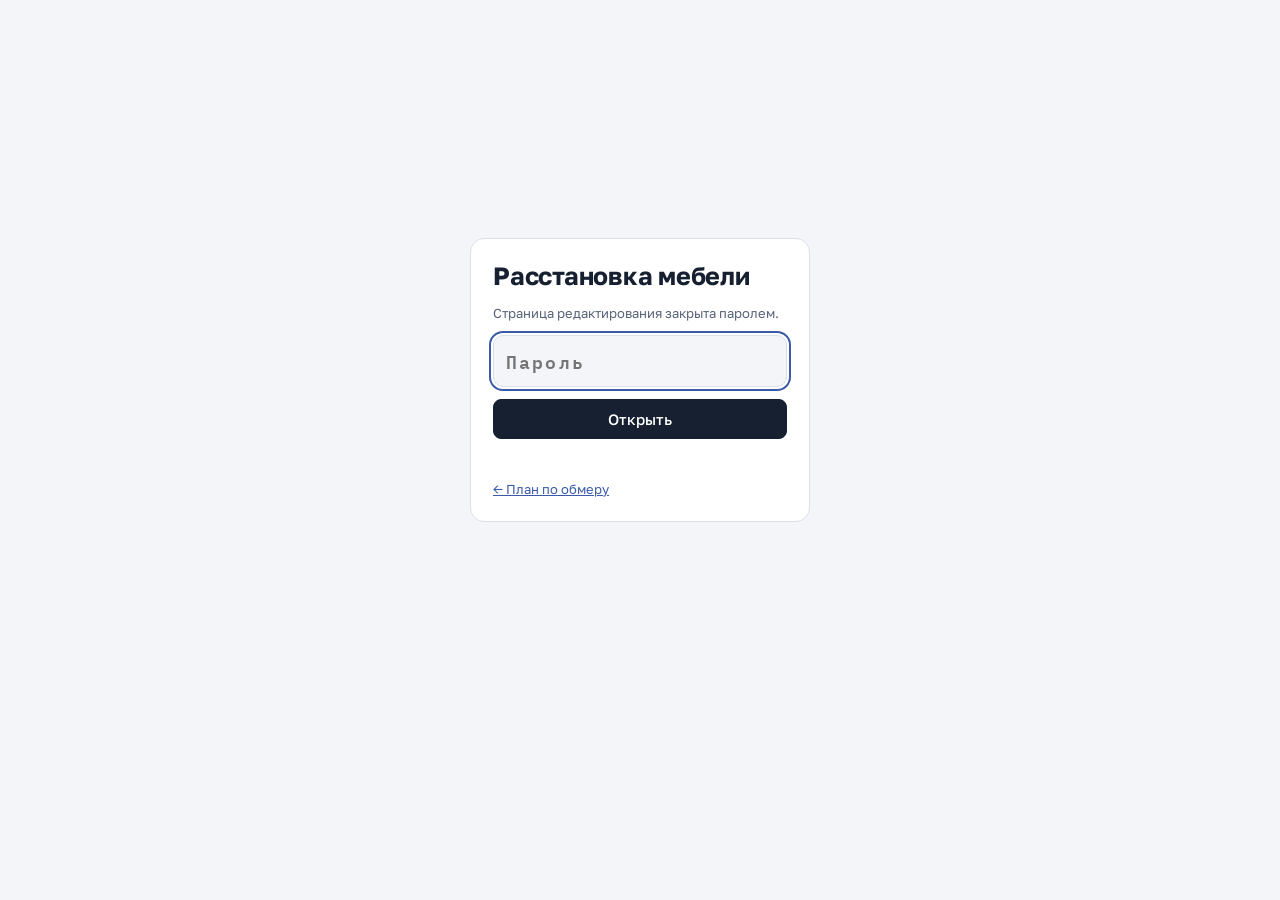
<file: dizain/rasstanovka/index.html>
<!doctype html>
<html lang="ru">
<head>
<meta charset="utf-8">
<meta name="viewport" content="width=device-width, initial-scale=1, viewport-fit=cover">
<meta name="robots" content="noindex">
<meta name="description" content="Расстановка мебели на плане квартиры по обмеру: каталог с реальными размерами, зазоры до стен, варианты, печать 1:50.">
<title>Расстановка мебели</title>
<link rel="preconnect" href="https://fonts.googleapis.com">
<link rel="preconnect" href="https://fonts.gstatic.com" crossorigin>
<link rel="stylesheet" href="https://fonts.googleapis.com/css2?family=Golos+Text:wght@400;500;600;700&family=IBM+Plex+Mono:wght@400;500;600&display=swap">
<link rel="stylesheet" href="../../assets/site.css">
<style>
.wrap.wide{max-width:1180px}
body.locked .wrap{display:none}
.gate{display:none}
body.locked .gate{display:flex;min-height:80vh;align-items:center;justify-content:center}
.gatebox{background:var(--surface);border:1px solid var(--line);border-radius:14px;padding:22px;display:flex;flex-direction:column;gap:12px;width:min(340px,100%)}
.gatebox input{font:600 18px var(--f-num);color:var(--ink);background:var(--bg);border:1px solid var(--line);border-radius:10px;padding:10px 12px;letter-spacing:.12em}
.gatebox .btn{padding:10px;font-size:15px}
#gateM{color:var(--warn);min-height:1.2em;margin:0}
.wide > header, .wide > .hero, .wide > footer{max-width:760px;width:100%}
.pl{display:grid;grid-template-columns:minmax(0,1fr) 300px;gap:14px;align-items:start}
@media (max-width:900px){.pl{grid-template-columns:1fr}#svg{height:auto;aspect-ratio:860/1120;max-height:85vh}}
.board{background:var(--surface);border:1px solid var(--line);border-radius:14px;overflow:hidden;display:flex;flex-direction:column}
.bar{display:flex;flex-wrap:wrap;gap:6px;align-items:center;padding:8px 10px;border-bottom:1px solid var(--line)}
.bar .sp{flex:1}
.btn{font:500 13px var(--f-body);color:var(--ink);background:var(--surface);border:1px solid var(--line);border-radius:8px;padding:6px 10px;cursor:pointer;white-space:nowrap}
.btn:hover{border-color:var(--accent);color:var(--accent)}
.btn.on{background:var(--ink);color:var(--surface);border-color:var(--ink)}
.btn.warnb:hover{border-color:var(--warn);color:var(--warn)}
.btn:disabled{opacity:.45;cursor:default}
.tabs{display:flex;gap:4px}
.selbar{background:var(--tint)}
.szl select{font:600 13px var(--f-body);color:var(--ink);background:var(--surface);border:1px solid var(--accent);border-radius:7px;padding:3px 4px}
.ue{fill:var(--surface);stroke-width:1.4px;vector-effect:non-scaling-stroke}
.ul{fill:none;stroke-width:1.4px;vector-effect:non-scaling-stroke}
.ut{font-family:var(--f-num);font-weight:600;text-anchor:middle;dominant-baseline:central;pointer-events:none}
.uh{font:600 9px var(--f-num);text-anchor:middle;pointer-events:none}
.rl{fill:none;stroke-width:2.2px;vector-effect:non-scaling-stroke;stroke-linejoin:round;stroke-linecap:round}
.dm line{stroke:#2F4BA8;stroke-width:1.2px;vector-effect:non-scaling-stroke}
.dm text{font:600 12px var(--f-num);fill:#2F4BA8;text-anchor:middle;paint-order:stroke;stroke:var(--surface);stroke-width:4px;pointer-events:none}
.clr .rul line{stroke:#D9480F;stroke-width:1.6px;vector-effect:non-scaling-stroke;stroke-dasharray:6 3}
.clr .dm line{stroke:#2F4BA8}
.clr .dm text,.clr .dm text{fill:#2F4BA8}
.clr .rul text{font:700 13px var(--f-num);fill:#D9480F;text-anchor:middle;paint-order:stroke;stroke:var(--surface);stroke-width:4px}
.rhit{fill:none;stroke:transparent;stroke-width:16px;vector-effect:non-scaling-stroke;cursor:move}
.rsel{fill:none;stroke:var(--accent);stroke-opacity:.35;stroke-width:9px;vector-effect:non-scaling-stroke;stroke-linejoin:round}
.rtxt{font:700 11px var(--f-num);text-anchor:middle;dominant-baseline:central;paint-order:stroke;stroke:var(--surface);stroke-width:4px;pointer-events:none}
.vh{fill:var(--surface);stroke:var(--accent);stroke-width:2px;vector-effect:non-scaling-stroke;cursor:pointer}
.grp{display:inline-flex;align-items:center;gap:0;border:1px solid var(--line);border-radius:9px;padding:2px 2px 2px 8px;font-size:12.5px;color:var(--muted)}
.grp span{margin-right:6px}
.grp .btn{border:0;padding:4px 9px;border-radius:7px}
#svg.drawing{cursor:crosshair}
.hd{fill:var(--surface);stroke:var(--accent);stroke-width:2;cursor:pointer}
.draft rect{fill:#C4C9D1;stroke:var(--accent);stroke-width:1.5;stroke-dasharray:5 3}
.draft text{font:600 13px var(--f-num);fill:var(--accent);text-anchor:middle;paint-order:stroke;stroke:var(--surface);stroke-width:4px}
.szl{display:inline-flex;align-items:center;gap:5px;font-size:12.5px;color:var(--muted)}
.szl input{width:64px;font:600 14px var(--f-num);color:var(--ink);background:var(--surface);border:1px solid var(--accent);border-radius:7px;padding:4px 6px}
.dims line{stroke:#2F4BA8;stroke-width:1}
.dims text{font:600 12px var(--f-num);fill:#2F4BA8;text-anchor:middle}
.opctl{display:inline-flex;flex-wrap:wrap;align-items:center;gap:6px;font-size:13px}
.op{fill:transparent;cursor:ew-resize}
.op.on{fill:rgba(59,91,169,.12);stroke:var(--accent);stroke-width:1.5;stroke-dasharray:4 3}
.leaf{fill:none;stroke:var(--ink);stroke-width:1.2}
.leaf.arc{stroke-dasharray:4 3;opacity:.7}
.selname{font-size:13.5px;max-width:45%;overflow:hidden;text-overflow:ellipsis;white-space:nowrap}
#svg{display:block;width:100%;height:min(78vh,880px);touch-action:none;user-select:none;background:var(--surface);cursor:grab}
#svg.panning{cursor:grabbing}
.status{display:flex;flex-wrap:wrap;gap:4px 14px;padding:7px 12px;border-top:1px solid var(--line);font-size:12.5px;color:var(--muted)}
.status b{font-family:var(--f-num);font-weight:600;color:var(--ink)}
.side{display:flex;flex-direction:column;gap:12px}
.box{background:var(--surface);border:1px solid var(--line);border-radius:14px;padding:12px;display:flex;flex-direction:column;gap:10px}
.box h3{font-size:15px}
.cat{display:flex;flex-direction:column;gap:6px}
.cat details{border-top:1px solid var(--line);padding-top:6px}
.cat details:first-child{border-top:0;padding-top:0}
.cat summary{cursor:pointer;font-weight:600;font-size:13.5px;list-style:none;display:flex;justify-content:space-between}
.cat summary::-webkit-details-marker{display:none}
.cat summary::after{content:"+";color:var(--muted);font-family:var(--f-num)}
.cat details[open] summary::after{content:"–"}
.items{display:flex;flex-wrap:wrap;gap:5px;margin-top:7px}
.items button{font:13px var(--f-body);color:var(--ink);background:var(--tint);border:1px solid transparent;border-radius:8px;padding:5px 8px;cursor:pointer;text-align:left}
.items button:hover{border-color:var(--accent)}
.items button small{font-family:var(--f-num);color:var(--muted);font-size:11px;margin-left:4px}
.prop{display:grid;grid-template-columns:1fr 1fr;gap:8px}
.prop label{display:flex;flex-direction:column;gap:3px;font-size:12px;color:var(--muted)}
.prop label.full{grid-column:1/-1}
.prop input,.prop select{font:14px var(--f-num);color:var(--ink);background:var(--bg);border:1px solid var(--line);border-radius:8px;padding:6px 8px;width:100%;min-width:0}
.prop input[type=text]{font-family:var(--f-body)}
.row{display:flex;flex-wrap:wrap;gap:6px}
.hint{font-size:12.5px;color:var(--muted)}
.warnline{margin:0}
.banner{font-size:13px;background:var(--chk-bg);color:var(--chk);border-radius:8px;padding:8px 10px;display:flex;gap:10px;align-items:center;flex-wrap:wrap}
kbd{font:11px var(--f-num);border:1px solid var(--line);border-bottom-width:2px;border-radius:4px;padding:0 4px;background:var(--bg)}
/* svg */
.g-grid line{stroke:var(--line);stroke-width:.6}
.g-grid line.m{stroke-width:1.1}
.wall{fill:var(--ink)}
.shaft{fill:url(#hatch);stroke:var(--ink);stroke-width:1.6}
.boxoff{fill:none;stroke:var(--muted);stroke-width:1.4;stroke-dasharray:6 4}
.boxon{fill:url(#hatch);stroke:var(--ink);stroke-width:1.6}
.win{stroke:var(--ink);stroke-width:1.2}
.balc{fill:var(--tint);stroke:var(--muted);stroke-width:1.4}
.lbl{font:600 13px var(--f-body);fill:var(--muted);text-anchor:middle}
.vc{fill:var(--surface);stroke:#0E7C86;stroke-width:2.2}
.wc{fill:#2F6FD6}
.kc{fill:#C0392B}
.it rect.b,.it ellipse.b,.it path.b{stroke:var(--ink);stroke-width:1.3}
.it .person-b{fill:#EFE4DA;stroke:var(--ink);stroke-width:1}
.it .person-h{stroke:none}
.it .gl{fill:none;stroke:var(--ink);stroke-width:1;opacity:.55}
.it .gf{fill:var(--surface);stroke:var(--ink);stroke-width:1;opacity:.8}
.it{cursor:move}
.it.sel rect.b,.it.sel ellipse.b,.it.sel path.b{stroke:var(--accent);stroke-width:2.6}
.it.bad rect.b,.it.bad ellipse.b,.it.bad path.b{stroke:var(--warn);stroke-width:2.6;stroke-dasharray:6 3}
.it.wallit rect.b{fill:#C4C9D1;stroke:var(--ink)}
.it.wallit rect.b.kor{fill:rgba(140,149,166,.18);stroke:var(--ink);stroke-width:1.6}
.it-t{font:600 11px var(--f-body);fill:var(--ink);text-anchor:middle;pointer-events:none}
.it-s{font:500 9.5px var(--f-num);fill:var(--muted);text-anchor:middle;pointer-events:none}
.clr line{stroke:var(--accent);stroke-width:1.2}
.clr line,.clr text,.dims,.it-t,.it-s{pointer-events:none}
.btn.lock.on{background:var(--chk-bg);color:var(--chk);border-color:var(--chk)}
.btn[disabled],.szl input[disabled]{opacity:.45}
.clr text{font:600 12px var(--f-num);fill:var(--accent);text-anchor:middle;paint-order:stroke;stroke:var(--surface);stroke-width:4px;stroke-linejoin:round}
.clr .low line{stroke:var(--warn)} .clr .low text{fill:var(--warn)}
@media print{
  body{padding:0;background:#fff}
  .wrap.wide{max-width:none}
  header.site,.hero,.side,.bar,.status,footer,.banner{display:none!important}
  .pl{display:block}.board{border:0}
  #svg{width:var(--pw)!important;height:var(--ph)!important;margin:0 auto}
  .clr,.g-grid{display:none}
  @page{size:A4;margin:12mm}
}
</style>
</head>
<body class="locked">
<div id="gate" class="gate" role="dialog" aria-modal="true" aria-labelledby="gateT">
  <form id="gateF" class="gatebox" autocomplete="off">
    <h2 id="gateT">Расстановка мебели</h2>
    <p class="muted small">Страница редактирования закрыта паролем.</p>
    <input type="password" id="gateP" inputmode="numeric" autocomplete="current-password" placeholder="Пароль" aria-label="Пароль" required>
    <button class="btn on" type="submit" id="gateB">Открыть</button>
    <p class="small" id="gateM" role="alert"></p>
    <p class="small"><a href="../#obmer">← План по обмеру</a></p>
  </form>
</div>
<div class="wrap wide">
<header class="site">
  <a class="brand" href="../../"><svg class="mark" viewBox="0 0 24 24" aria-hidden="true"><path d="M3 3h18v18H3zM3 12h7M14 12h7M12 3v5" fill="none" stroke="currentColor" stroke-width="2"/></svg>Новая квартира</a>
  <nav class="sections" aria-label="Разделы сайта"><a class="lk" href="../../finansy/">Финансы</a><a href="../../remont/">Ремонт</a><a class="lk" href="../../pravila/">Правила УК</a><a href="../" aria-current="page">Дизайн</a><a href="../../foto/">Фото</a><a href="../../zametki/">Заметки</a><a href="../../gaid/">Гайд</a></nav>
</header>

<div class="hero">
  <div class="eyebrow"><a href="../">Дизайн</a> · расстановка мебели</div>
  <h1>Расстановка мебели</h1>
  <p class="muted">План – по обмеру 02.11.2026, в сантиметрах. Добавляйте мебель из каталога, двигайте и поворачивайте, меняйте размеры. Синие цифры – зазоры от выбранного предмета до стен и соседней мебели. Переключатели вверху показывают или прячут перегородки по чертежу ЕГРН и нарисованные вами – отдельно друг от друга; спрятанные не удаляются. В «Варианте 1» перегородки ЕГРН включены, в вариантах 2 и 3 – выключены. Выберите предмет – над планом появятся кнопки «Повернуть», «Копия», «Удалить», а по краям – ручки для изменения размера. Новую перегородку рисуйте кнопкой «✏ Перегородка»; дверь в неё – кнопкой «+ Проём» у выбранной перегородки. «Замок» фиксирует размер и положение предмета, чтобы случайно не сдвинуть. Инженерия: в каталоге – розетки, выключатели, свет, выводы воды и канализации, вентиляция (условные обозначения по мотивам ГОСТ 21.210 и 21.205), кнопка «〰 Трасса» рисует кабель, трубы В1, Т3, К1 и воздуховоды; слои «Мебель», «Электрика», «Вода», «Вентиляция» включаются отдельно. «📏 Линейка» меряет расстояние между двумя точками, «↔ Размер» ставит на план свою размерную линию – она прячется вместе со слоем «Размеры». Варианты сохраняются в этом браузере; поделиться – кнопкой «Ссылка».</p>
</div>

<div id="shared" class="banner" hidden>Открыт вариант по ссылке. <button class="btn" id="keepShared">Сохранить его в текущий вариант</button></div>

<div class="pl">
  <div class="board">
    <div class="bar">
      <div class="tabs" role="tablist" aria-label="Варианты">
        <button class="btn" data-var="0">Вариант 1</button><button class="btn" data-var="1">Вариант 2</button><button class="btn" data-var="2">Вариант 3</button>
      </div>
      <button class="btn" id="bDraw" aria-pressed="false">✏ Перегородка</button>
      <button class="btn" id="bRoute" aria-pressed="false">〰 Трасса</button>
      <button class="btn" id="bRuler" aria-pressed="false" title="Измерить расстояние">📏 Линейка</button>
      <button class="btn" id="bDim" aria-pressed="false" title="Поставить размер на план">↔ Размер</button>
      <select id="routeK" class="btn" title="Что рисуем" hidden><option value="cable">Кабель</option><option value="B1">В1 – холодная вода</option><option value="T3">Т3 – горячая вода</option><option value="K1">К1 – канализация</option><option value="duct">Воздуховод</option></select>
      <select id="drawT" class="btn" title="Толщина перегородки" hidden><option value="8">8 см</option><option value="10" selected>10 см</option><option value="12">12 см</option><option value="15">15 см</option></select>
      <span class="grp" role="group" aria-label="Перегородки по ЕГРН"><span>Перегородки ЕГРН</span><button class="btn" data-vis="egrn" data-on="1">С</button><button class="btn" data-vis="egrn" data-on="0">Без</button></span>
      <span class="grp" role="group" aria-label="Нарисованные перегородки"><span>Нарисованные</span><button class="btn" data-vis="user" data-on="1">С</button><button class="btn" data-vis="user" data-on="0">Без</button></span>
      <span class="grp" role="group" aria-label="Мебель"><span>Мебель</span><button class="btn" data-lay="furn" data-on="1">С</button><button class="btn" data-lay="furn" data-on="0">Без</button></span>
      <span class="grp" role="group" aria-label="Электрика"><span>Электрика</span><button class="btn" data-lay="el" data-on="1">С</button><button class="btn" data-lay="el" data-on="0">Без</button></span>
      <span class="grp" role="group" aria-label="Вода"><span>Вода</span><button class="btn" data-lay="water" data-on="1">С</button><button class="btn" data-lay="water" data-on="0">Без</button></span>
      <span class="grp" role="group" aria-label="Вентиляция"><span>Вентиляция</span><button class="btn" data-lay="vent" data-on="1">С</button><button class="btn" data-lay="vent" data-on="0">Без</button></span>
      <span class="grp" role="group" aria-label="Размеры"><span>Размеры</span><button class="btn" data-dims="1">С</button><button class="btn" data-dims="0">Без</button></span>
      <span class="sp"></span>
      <button class="btn" id="undo" title="Отменить (Ctrl+Z)">↶</button>
      <button class="btn" id="zin" title="Приблизить">+</button><button class="btn" id="zout" title="Отдалить">−</button><button class="btn" id="zfit">Весь план</button>
    </div>
    <div class="bar selbar" id="measBar" hidden><span class="hint" id="measHint"></span><b id="measOut" class="selname"></b><span class="sp"></span><button class="btn" id="measOff">Готово</button></div>
    <div class="bar selbar" id="routeBar" hidden><span class="hint" id="routeHint">Нажимайте по плану точку за точкой – трасса идёт под прямым углом (с <kbd>Shift</kbd> – под любым). Двойное нажатие или «Готово» – закончить.</span><span class="sp"></span><button class="btn" id="routeUndo">↶ Точку</button><button class="btn" id="routeOff">Готово</button></div>
    <div class="bar selbar" id="drawBar" hidden><span class="hint">Ведите по плану от точки до точки – перегородка ляжет ровно и прилипнет к стенам. Двигать план – двумя пальцами или выключите рисование.</span><span class="sp"></span><button class="btn" id="drawOff">Готово</button></div>
    <div class="bar selbar" id="selBar">
      <span id="selHint" class="hint">Нажмите на предмет или перегородку – здесь появятся размеры, замок и кнопки.</span>
      <b id="selName" class="selname"></b>
      <label class="szl"><span id="sWl">Длина</span><input type="number" id="sW" min="1" max="900" inputmode="numeric"></label>
      <label class="szl"><span id="sDl">Глубина</span><input type="number" id="sD" min="1" max="900" inputmode="numeric"></label>
      <span class="sp"></span>
      <label class="szl" id="rKl">Тип<select id="rK"><option value="cable">Кабель</option><option value="B1">В1</option><option value="T3">Т3</option><option value="K1">К1</option><option value="duct">Воздуховод</option></select></label>
      <label class="szl" id="rWl">Ширина<input type="number" id="rW" min="5" max="60" inputmode="numeric"></label>
      <label class="szl" id="hL">Высота, мм<input type="number" id="sH" min="0" max="3100" step="50" inputmode="numeric"></label>
      <button class="btn" id="tOpAdd" hidden>+ Проём</button>
      <span id="opCtl" class="opctl" hidden><b>Проём</b>
        <label class="szl">ширина<input type="number" id="oW" min="20" max="400" inputmode="numeric"></label>
        <label class="szl">от начала<input type="number" id="oP" min="0" inputmode="numeric"></label>
        <button class="btn" id="oSw" title="Куда открывается дверь">Дверь ⟳</button>
        <button class="btn warnb" id="oDel">✕ Проём</button>
      </span>
      <button class="btn lock" id="tLock" aria-pressed="false" title="Зафиксировать размер и положение (L)">🔓 Замок</button>
      <button class="btn" id="tRotL" title="Повернуть на 15° против часовой ([)">↺ 15°</button>
      <label class="szl" id="tAngL">Угол<input type="number" id="tAng" step="15" inputmode="numeric"></label>
      <button class="btn" id="tRotR" title="Повернуть на 15° по часовой (])">↻ 15°</button>
      <button class="btn" id="tRot" title="Повернуть на 90° (R)">⟳ 90°</button>
      <button class="btn" id="tDup" title="Копия (D)">Копия</button>
      <button class="btn warnb" id="tDel" title="Удалить (Delete)">✕ Удалить</button>
    </div>
    <svg id="svg" xmlns="http://www.w3.org/2000/svg" aria-label="План квартиры с мебелью">
      <defs>
        <pattern id="hatch" width="8" height="8" patternUnits="userSpaceOnUse" patternTransform="rotate(45)"><rect width="8" height="8" fill="var(--surface)"/><line x1="0" y1="0" x2="0" y2="8" stroke="var(--ink)" stroke-width="1.2"/></pattern>
      </defs>
      <g id="lGrid" class="g-grid"></g>
      <g id="lBase"></g>
      <g id="lItems"></g>
      <g id="lDims" class="dims"></g>
      <g id="lClr" class="clr"></g>
    </svg>
    <div class="status">
      <span>Площадь пола <b>≈ 39,8 м²</b></span>
      <span>Высота до потолка <b>≈ 299</b> от чистового пола</span>
      <span id="stSel">Ничего не выбрано</span>
    </div>
  </div>

  <div class="side">
    <div class="box" id="propBox" hidden>
      <h3 id="propTitle">Предмет</h3>
      <div class="prop">
        <label class="full">Название<input type="text" id="pName"></label>
        <label><span id="lW">Длина, см</span><input type="number" id="pW" min="1" max="900" step="1" inputmode="numeric"></label>
        <label><span id="lD">Глубина, см</span><input type="number" id="pD" min="1" max="900" step="1" inputmode="numeric"></label>
        <label>От левой стены, см<input type="number" id="pX" step="1" inputmode="numeric"></label>
        <label>От стены со входом, см<input type="number" id="pY" step="1" inputmode="numeric"></label>
      </div>
      <div class="row">
        <button class="btn lock" id="bLock" aria-pressed="false">🔓 Замок</button>
        <button class="btn" id="bRot" title="Повернуть (R)">Повернуть 90°</button>
        <button class="btn" id="bDup" title="Копия (D)">Копия</button>
        <button class="btn warnb" id="bDel" title="Удалить (Delete)">Удалить</button>
      </div>
      <p class="warnline" id="pBad" hidden></p>
      <p class="hint">Двигать – мышью или пальцем, стрелки – на 1 см, с <kbd>Shift</kbd> – на 10 см. Предмет липнет к стенам и соседней мебели.</p>
    </div>

    <div class="box">
      <h3>Каталог</h3>
      <div class="cat" id="cat"></div>
      <p class="hint">Размеры – типовые, после добавления их можно поменять. Перегородка – тоже предмет: задайте длину и толщину.</p>
    </div>

    <div class="box">
      <h3>План</h3>
      <div class="prop">
        <label class="full">Короба шахт<select id="oBoxes"><option value="off">после демонтажа</option><option value="on">как сейчас</option></select></label>
        <label class="full">Шаг сетки<select id="oSnap"><option value="1">1 см</option><option value="5" selected>5 см</option><option value="10">10 см</option></select></label>
      </div>
      <div class="row">
        <button class="btn" id="bShare">Ссылка</button>
        <button class="btn" id="bPdf">Скачать PDF</button>
        <button class="btn" id="bJpg">Скачать JPEG</button>
        <button class="btn" id="bPrint">Печать 1:50</button>
        <button class="btn" id="bExport">Файл</button>
        <button class="btn" id="bImport">Открыть файл</button>
        <input type="file" id="fImport" accept="application/json,.json" hidden>
      </div>
      <div class="row">
        <button class="btn" id="bParts">Восстановить перегородки ЕГРН</button>
        <button class="btn warnb" id="bClear">Очистить вариант</button>
        <button class="btn" id="bLogout" title="Закрыть страницу паролем на этом устройстве">Закрыть паролем</button>
      </div>
      <p class="hint" id="shareMsg"></p>
    </div>
  </div>
</div>

<footer>
  <p>Контур, окна, шахты и высоты – по обмеру 02.11.2026; стояки и вентиляция – по фото, ± 10–15 см. По окнам цепочка не сходится на 8 см из-за откосов – окна сжаты пропорционально. Расстановка – для прикидки, окончательно – по дизайн-проекту. <a href="../#obmer">План по обмеру →</a></p>
</footer>
</div>

<script src="../../assets/lock.js"></script>
<script>
/* Пароль на странице: проверка в браузере по хешу PBKDF2 – защита от случайных правок, а не от взлома */
(function () {
  var H = 'd78644491c7af05d52f9b720d542bd5d175df86c757a01fdc78da1993264fe75', K = 'rasstanovka-auth';
  function open() { document.body.classList.remove('locked'); setTimeout(function () { var z = document.getElementById('zfit'); if (z && z.onclick) z.onclick(); }, 30); }
  function hex(b) { return Array.prototype.map.call(new Uint8Array(b), function (x) { return ('0' + x.toString(16)).slice(-2); }).join(''); }
  function hash(pw) {
    var e = new TextEncoder();
    return crypto.subtle.importKey('raw', e.encode(pw), 'PBKDF2', false, ['deriveBits']).then(function (k) {
      return crypto.subtle.deriveBits({ name: 'PBKDF2', hash: 'SHA-256', salt: e.encode('ipoteka-rasstanovka-v1'), iterations: 200000 }, k, 256);
    }).then(hex);
  }
  var ok = false; try { ok = localStorage.getItem(K) === H; } catch (e) {}
  if (ok) open(); else setTimeout(function () { var i = document.getElementById('gateP'); if (i) i.focus(); }, 50);
  document.getElementById('gateF').addEventListener('submit', function (ev) {
    ev.preventDefault();
    var m = document.getElementById('gateM'), b = document.getElementById('gateB'), pw = document.getElementById('gateP').value;
    if (!window.crypto || !crypto.subtle) { m.textContent = 'Браузер не поддерживает проверку пароля.'; return; }
    b.disabled = true; m.textContent = '';
    hash(pw).then(function (h) {
      if (h === H) { try { localStorage.setItem(K, H); } catch (e) {} if (window.IPLock) IPLock.remember(pw); open(); }
      else { m.textContent = 'Неверный пароль'; document.getElementById('gateP').select(); }
    }).catch(function () { m.textContent = 'Не получилось проверить пароль.'; }).then(function () { b.disabled = false; });
  });
  document.getElementById('bLogout').addEventListener('click', function () { try { localStorage.removeItem(K); localStorage.removeItem('ipoteka-key'); } catch (e) {} location.reload(); });
})();
</script>
<script>
(function () {
'use strict';
var NS = 'http://www.w3.org/2000/svg';
var W = 20;                       // толщина наружной стены на плане, см
var KEY = 'rasstanovka-v1';
var svg = document.getElementById('svg');
var $ = function (id) { return document.getElementById(id); };

/* ---------- Каталог: размеры в см, w – вдоль, d – глубина; «перед» – нижняя сторона при повороте 0 ---------- */
var CAT = [
  ['Спальня', [
    ['bed', 'Кровать 160', 160, 200, 'sleep'], ['bed', 'Кровать 140', 140, 200, 'sleep'], ['bed', 'Кровать 180', 180, 200, 'sleep'],
    ['box', 'Тумба прикроватная', 45, 40, 'store'], ['ward', 'Шкаф', 200, 60, 'store'], ['box', 'Комод', 80, 45, 'store'], ['box', 'Туалетный столик', 100, 45, 'store']]],
  ['Гостиная', [
    ['sofa', 'Диван', 220, 95, 'sit'], ['sofa', 'Диван угловой', 250, 160, 'sit'], ['arm', 'Кресло', 80, 85, 'sit'],
    ['box', 'Журнальный стол', 100, 60, 'table'], ['box', 'ТВ-тумба', 180, 40, 'store'], ['box', 'Стеллаж', 80, 35, 'store']]],
  ['Кухня', [
    ['kitchen', 'Кухня линейная', 300, 60, 'kitchen'], ['kitchen2', 'Кухня линейная, 2 конфорки', 240, 60, 'kitchen'], ['fridge', 'Колонна с холодильником', 60, 65, 'kitchen'], ['oven', 'Колонна с духовкой и СВЧ', 60, 60, 'kitchen'], ['kitchen', 'Остров', 120, 80, 'kitchen'],
    ['box', 'Стол обеденный', 120, 80, 'table'], ['round', 'Стол круглый', 90, 90, 'table'], ['tri', 'Стол треугольный', 110, 95, 'table'], ['box', 'Стул', 45, 50, 'sit']]],
  ['Санузел', [
    ['shower', 'Душ', 90, 120, 'wet'], ['bath', 'Ванна', 170, 75, 'wet'], ['wc', 'Унитаз подвесной', 37, 55, 'wet'],
    ['sink', 'Раковина с тумбой', 60, 46, 'wet'], ['wm', 'Стиральная машина', 60, 60, 'wet'], ['ward', 'Шкаф для ванной', 60, 35, 'wet'], ['ward', 'Пенал для ванной', 40, 35, 'wet'], ['box', 'Шкаф над стиральной машиной', 65, 35, 'wet'], ['box', 'Полотенцесушитель', 50, 10, 'wet']]],
  ['Прихожая и хранение', [
    ['ward', 'Шкаф в прихожую', 120, 45, 'store'], ['box', 'Обувница', 80, 30, 'store'], ['ward', 'PAX 100', 100, 58, 'store'],
    ['ward', 'Гардеробная секция', 100, 55, 'store'], ['box', 'Банкетка', 80, 35, 'sit']]],
  ['Рабочее место', [
    ['desk', 'Стол Mijia ET119W-C', 120, 60, 'table'], ['desk', 'Стол Mijia ET119W-C', 140, 70, 'table'], ['box', 'Рабочий стол', 120, 60, 'table'], ['arm', 'Кресло офисное', 60, 60, 'sit'], ['box', 'Тумба офисная', 40, 50, 'store']]],
  ['Электрика · ГОСТ 21.210', [
    ['u-sock', 'Розетка', 16, 12, 'eng'], ['u-sock2', 'Розетка двойная', 22, 12, 'eng'], ['u-sockP', 'Розетка силовая (плита, духовка)', 16, 12, 'eng'], ['u-tv', 'Розетка ТВ / интернет', 16, 12, 'eng'],
    ['u-sw1', 'Выключатель одноклавишный', 14, 14, 'eng'], ['u-sw2', 'Выключатель двухклавишный', 14, 14, 'eng'], ['u-swp', 'Выключатель проходной', 16, 14, 'eng'],
    ['u-light', 'Светильник потолочный', 24, 24, 'eng'], ['u-spot', 'Точечный светильник', 10, 10, 'eng'], ['u-lin', 'Линейный светильник', 100, 6, 'eng'],
    ['u-box', 'Коробка распаечная', 8, 8, 'eng'], ['u-shield', 'Щиток квартирный', 30, 12, 'eng']]],
  ['Вода и канализация · ГОСТ 21.205', [
    ['u-b1', 'Вывод холодной воды В1', 14, 14, 'eng'], ['u-t3', 'Вывод горячей воды Т3', 14, 14, 'eng'], ['u-k1', 'Выпуск канализации К1', 14, 14, 'eng'],
    ['u-trap', 'Трап', 15, 15, 'eng'], ['u-valve', 'Кран шаровой', 16, 10, 'eng'], ['u-evalve', 'Кран с электроприводом', 16, 16, 'eng'],
    ['u-meter', 'Счётчик воды', 18, 12, 'eng'], ['u-leak', 'Датчик протечки', 10, 10, 'eng'], ['u-coll', 'Коллектор', 40, 10, 'eng']]],
  ['Вентиляция · ГОСТ 21.205', [
    ['u-grille', 'Решётка вентиляционная', 20, 8, 'eng'], ['u-diff', 'Диффузор, анемостат', 20, 20, 'eng'], ['u-fan', 'Вентилятор канальный', 22, 22, 'eng'],
    ['u-check', 'Обратный клапан', 16, 10, 'eng'], ['u-brz', 'Бризер, приточный клапан', 40, 15, 'eng']]],
  ['Люди', [
    ['pstand', 'Мужчина стоя', 50, 30, 'person'], ['pstand', 'Женщина стоя', 44, 28, 'person'],
    ['pstand', 'Мужчина стоя, руки согнуты', 56, 56, 'person'], ['pstand', 'Женщина стоя, руки согнуты', 50, 50, 'person'],
    ['psit', 'Мужчина сидя', 55, 75, 'person'], ['psit', 'Женщина сидя', 50, 70, 'person'],
    ['plie', 'Мужчина лёжа', 55, 185, 'person'], ['plie', 'Женщина лёжа', 50, 170, 'person']]],
  ['Спорт', [
    ['tread', 'Дорожка Runway PRO-X', 148, 74, 'sport']]],
  ['Конструкции', [
    ['wall', 'Перегородка', 100, 10, 'wall'], ['slat', 'Декоративная перегородка (рейки)', 120, 6, 'deco'], ['glass', 'Стеклянная перегородка', 120, 4, 'deco'], ['door', 'Дверь 80', 80, 80, 'door'], ['door', 'Дверь 70', 70, 70, 'door'], ['kor', 'Короб', 60, 40, 'wall'], ['kor', 'Колонна', 30, 30, 'wall']]]
];
var FILL = { person: 'transparent', deco: '#E8D5B5', sport: '#E2EFD9', sleep: '#DCE6F7', store: '#EFE6D6', sit: '#E4DDF3', table: '#F3E3CF', kitchen: '#DDEDE3', wet: '#D7EEF2', wall: '#C4C9D1', door: 'none' };

/* ---------- Квартира по обмеру ---------- */
var INNER = [[0,0],[415,0],[415,381],[618,381],[618,816],[0,816]];
var OUTER = [[-W,-W],[415+W,-W],[415+W,381-W],[618+W,381-W],[618+W,816+W],[-W,816+W]];
var WALLR = [[-W,-W,415+W,0],[415,-W,415+W,381],[415,381-W,618+W,381],[618,381-W,618+W,816+W],[-W,816,618+W,816+W],[-W,-W,0,816+W]];
var DOOR = [60,170], WINK = [0,295], WINB = [467,605];
var FIXED = [ {n:'шахта стояков', r:[290,0,345,178]}, {n:'выступ у окна', r:[605,802,618,816]} ];
var BOXES = [ {n:'короб слева', r:[0,0,50,122]}, {n:'короб справа', r:[290,0,415,178]} ];
var EGRN = [[186,0,8,67],[186,139,8,28],[194,151,96,8],[186,249,8,132],[186,373,229,8],[299,381,8,66],[299,527,8,289]];
var VB0 = [-120,-110,860,1120];

/* ---------- Состояние ---------- */
var store = load();
var cur = store.cur || 0;
var items = store.vars[cur];
var opts = store.opts;
var vis = store.vis[cur];
var sel = null, selOp = null, opDrag = null, history = [], vb = VB0.slice();

function defaultVar() { return EGRN.map(function (p, i) { var it = mk('wall', 'Перегородка', p[2], p[3], p[0] + p[2] / 2, p[1] + p[3] / 2, 0, 'wall'); it.src = 'egrn'; return it; }); }
function isEgrnPos(it) { return EGRN.some(function (p) { return Math.abs(it.x - (p[0] + p[2] / 2)) < 0.01 && Math.abs(it.y - (p[1] + p[3] / 2)) < 0.01 && it.w === p[2] && it.d === p[3]; }); }
function mk(type, name, w, d, x, y, rot, cat) { return { id: 'i' + Math.random().toString(36).slice(2, 9), type: type, name: name, w: w, d: d, x: x, y: y, rot: rot || 0, cat: cat }; }
function load() {
  var s = null;
  try { s = JSON.parse(localStorage.getItem(KEY)); } catch (e) {}
  var fresh = !s || !s.vars;
  if (fresh) s = { cur: 0, vars: [[], [], []], opts: { boxes: 'off', snap: 5 } };
  if (!s.vis) s.vis = [{ egrn: 1, user: 1 }, { egrn: 0, user: 1 }, { egrn: 0, user: 1 }];
  s.vars.forEach(function (v, k) {   // перегородки помечаем: из ЕГРН или нарисованные
    v.forEach(function (it) { if (it.cat === 'wall' && it.name === 'Перегородка' && !it.src) it.src = isEgrnPos(it) ? 'egrn' : 'user'; });
    if (!v.some(function (it) { return it.src === 'egrn'; })) { s.vars[k] = v.concat(defaultVar()); if (!(fresh && k === 0)) s.vis[k].egrn = 0; }
  });
  return s;
}
function untouched(v) {
  return v && v.length === EGRN.length && v.every(function (it, i) { var p = EGRN[i]; return it.cat === 'wall' && Math.abs(it.x - (p[0] + p[2] / 2)) < 0.01 && Math.abs(it.y - (p[1] + p[3] / 2)) < 0.01 && it.w === p[2] && it.d === p[3]; });
}
function isKor(it) { return it.type === 'kor' || it.name === 'Колонна, короб'; }
var SYS = { el: '#B45309', water: '#1F5FBF', vent: '#0E7C86' };
var KIND = { cable: { n: 'Кабель', s: 'el', c: '#B45309' }, B1: { n: 'Холодная вода В1', s: 'water', c: '#1F5FBF', t: 'В1' }, T3: { n: 'Горячая вода Т3', s: 'water', c: '#C0392B', t: 'Т3' }, K1: { n: 'Канализация К1', s: 'water', c: '#7A4E2D', t: 'К1', dash: '7 4' }, duct: { n: 'Воздуховод', s: 'vent', c: '#0E7C86' } };
function sysOf(it) {
  if (it.type === 'dim') return null;
  if (it.type === 'route') return (KIND[it.k] || KIND.cable).s;
  if (!/^u-/.test(it.type)) return ['wall', 'deco', 'door', 'eng', 'dim'].indexOf(it.cat) < 0 ? 'furn' : null;
  return /^u-(sock|tv|sw|light|spot|lin|box|shield)/.test(it.type) ? 'el' : /^u-(grille|diff|fan|check|brz)/.test(it.type) ? 'vent' : 'water';
}
function isPoly(it) { return it && (it.type === 'route' || it.type === 'dim'); }
function shown(it) { if (it.type === 'dim') return opts.dims !== 0; var s = sysOf(it); return (!it.src || vis[it.src]) && !(s && opts.lay && opts.lay[s] === 0); }
function routeLen(it) { var L = 0; for (var i = 1; i < it.pts.length; i++) L += Math.hypot(it.pts[i][0] - it.pts[i - 1][0], it.pts[i][1] - it.pts[i - 1][1]); return Math.round(L); }
function visBtns() { Array.prototype.forEach.call(document.querySelectorAll('[data-vis]'), function (b) { var on = !!vis[b.getAttribute('data-vis')] === (b.getAttribute('data-on') === '1'); b.classList.toggle('on', on); b.setAttribute('aria-pressed', on); }); }
function save() { store.cur = cur; store.vars[cur] = items; store.vis[cur] = vis; store.opts = opts; try { localStorage.setItem(KEY, JSON.stringify(store)); } catch (e) {} }
function snapshot() { history.push(JSON.stringify(items)); if (history.length > 60) history.shift(); }

/* ---------- Геометрия ---------- */
function ext(it) {
  var r = ((it.rot % 180) + 180) % 180;
  if (r === 0) return [it.w, it.d]; if (r === 90) return [it.d, it.w];
  var a = r * Math.PI / 180, c = Math.abs(Math.cos(a)), s = Math.abs(Math.sin(a));   // повёрнутый предмет – по описанному прямоугольнику
  return [Math.round((it.w * c + it.d * s) * 10) / 10, Math.round((it.w * s + it.d * c) * 10) / 10];
}
function freeRot(it) { return it && it.cat !== 'wall' && it.cat !== 'deco' && !isPoly(it); }
function bbox(it) {
  if (isPoly(it)) { var xs = it.pts.map(function (q) { return q[0]; }), ys = it.pts.map(function (q) { return q[1]; }), pd = (it.w || 0) / 2 + 3; return [Math.min.apply(0, xs) - pd, Math.min.apply(0, ys) - pd, Math.max.apply(0, xs) + pd, Math.max.apply(0, ys) + pd]; }
  var e = ext(it); return [it.x - e[0] / 2, it.y - e[1] / 2, it.x + e[0] / 2, it.y + e[1] / 2]; }
function toWorld(it, lx, ly) { var r = (((it.rot % 360) + 360) % 360) * Math.PI / 180, c = Math.round(Math.cos(r)), s = Math.round(Math.sin(r)); return [it.x + lx * c - ly * s, it.y + lx * s + ly * c]; }
function lrect(it, x1, y1, x2, y2) { var a = toWorld(it, x1, y1), b = toWorld(it, x2, y2); return [Math.min(a[0], b[0]), Math.min(a[1], b[1]), Math.max(a[0], b[0]), Math.max(a[1], b[1])]; }
function segs(it) {
  var ops = (it.ops || []).slice().sort(function (p, q) { return p[0] - q[0]; }), out = [], c = 0;
  ops.forEach(function (o) { if (o[0] > c) out.push([c, o[0]]); c = Math.max(c, o[0] + o[1]); });
  if (c < it.w) out.push([c, it.w]); return out;
}
function partRects(it) { return it.ops && it.ops.length ? segs(it).map(function (s) { return lrect(it, s[0] - it.w / 2, -it.d / 2, s[1] - it.w / 2, it.d / 2); }) : [bbox(it)]; }
function clampOps(it) { (it.ops || []).forEach(function (o) { o[1] = Math.max(20, Math.min(o[1], it.w - 2)); o[0] = Math.max(0, Math.min(o[0], it.w - o[1])); }); }
function along(it, p) { var r = (((it.rot % 360) + 360) % 360), d = r === 0 ? [1, 0] : r === 90 ? [0, 1] : r === 180 ? [-1, 0] : [0, -1]; return (p.x - it.x) * d[0] + (p.y - it.y) * d[1] + it.w / 2; }
function ov(a, b) { return a[0] < b[2] - 0.01 && a[2] > b[0] + 0.01 && a[1] < b[3] - 0.01 && a[3] > b[1] + 0.01; }
function obstacles(except) {
  var o = WALLR.map(function (r) { return { n: 'стена', r: r }; }).concat(FIXED);
  if (opts.boxes === 'on') o = o.concat(BOXES);
  items.forEach(function (it) { if (it !== except && it.type !== 'door' && it.cat !== 'person' && it.cat !== 'eng' && it.cat !== 'dim' && shown(it)) partRects(it).forEach(function (r) { o.push({ n: it.name, r: r, it: it }); }); });
  return o;
}
function insideFlat(b) {   // всё ли внутри контура квартиры
  var pts = [[b[0], b[1]], [b[2], b[1]], [b[0], b[3]], [b[2], b[3]]];
  return pts.every(function (p) { return pin(p[0], p[1]); });
}
function pin(x, y) { var c = false; for (var i = 0, j = INNER.length - 1; i < INNER.length; j = i++) { var a = INNER[i], b = INNER[j]; if ((a[1] > y) !== (b[1] > y) && x < (b[0] - a[0]) * (y - a[1]) / (b[1] - a[1]) + a[0]) c = !c; } return c; }
function conflicts(it) {
  if (it.type === 'door' || it.cat === 'person' || it.cat === 'eng' || it.cat === 'dim') return [];
  var b = bbox(it), out = [];
  if (!insideFlat([b[0] + 0.5, b[1] + 0.5, b[2] - 0.5, b[3] - 0.5])) out.push('выходит за стены');
  obstacles(it).forEach(function (o) {
    if (!o.it && o.n === 'стена') return;
    if (isKor(it) && !o.it) return;                                    // короб надевают на шахту
    if (o.it && /^(wall|deco)$/.test(o.it.cat) && /^(wall|deco)$/.test(it.cat)) return;      // стыки перегородок
    if (o.it && (sit(it) && tab(o.it) || tab(it) && sit(o.it))) return; // стул под столом
    if (ov(b, o.r)) out.push(o.n.toLowerCase());
  });
  return out.filter(function (v, i, a) { return a.indexOf(v) === i; });
}
function sit(it) { return /Стул|Кресло офисное/.test(it.name); }
function tab(it) { return it.cat === 'table'; }

function clearances(it) {
  var b = bbox(it), obs = obstacles(it), res = [];
  // dir: [axis, sign]
  [['x', -1], ['x', 1], ['y', -1], ['y', 1]].forEach(function (dd) {
    var best = Infinity, ax = dd[0], sg = dd[1];
    obs.forEach(function (o) {
      var r = o.r;
      if (ax === 'x') {
        if (r[1] >= b[3] || r[3] <= b[1]) return;
        var g = sg < 0 ? b[0] - r[2] : r[0] - b[2];
        if (g >= -0.5 && g < best) best = g;
      } else {
        if (r[0] >= b[2] || r[2] <= b[0]) return;
        var g2 = sg < 0 ? b[1] - r[3] : r[1] - b[3];
        if (g2 >= -0.5 && g2 < best) best = g2;
      }
    });
    if (best < 700) res.push({ ax: ax, sg: sg, g: Math.max(0, Math.round(best)) });
  });
  return { b: b, list: res };
}
function snapMove(it, nx, ny) {
  var e = ext(it), st = +opts.snap || 1, tol = 6;
  var l = Math.round((nx - e[0] / 2) / st) * st, t = Math.round((ny - e[1] / 2) / st) * st;
  var edgesX = [], edgesY = [];
  obstacles(it).forEach(function (o) { edgesX.push(o.r[0], o.r[2]); edgesY.push(o.r[1], o.r[3]); });
  var raw = [nx - e[0] / 2, ny - e[1] / 2];
  edgesX.forEach(function (x) { if (Math.abs(raw[0] - x) < tol) l = x; else if (Math.abs(raw[0] + e[0] - x) < tol) l = x - e[0]; });
  edgesY.forEach(function (y) { if (Math.abs(raw[1] - y) < tol) t = y; else if (Math.abs(raw[1] + e[1] - y) < tol) t = y - e[1]; });
  it.x = l + e[0] / 2; it.y = t + e[1] / 2;
}

/* ---------- Отрисовка ---------- */
function el(name, attrs, parent, text) { var e = document.createElementNS(NS, name); for (var k in attrs) e.setAttribute(k, attrs[k]); if (text != null) e.textContent = text; if (parent) parent.appendChild(e); return e; }
function P(a) { return a.map(function (p) { return p.join(','); }).join(' '); }

function drawGrid() {
  var g = $('lGrid'); g.textContent = '';
  for (var x = 0; x <= 650; x += 50) el('line', { x1: x, y1: -20, x2: x, y2: 840, 'class': x % 100 ? '' : 'm' }, g);
  for (var y = 0; y <= 850; y += 50) el('line', { x1: -20, y1: y, x2: 640, y2: y, 'class': y % 100 ? '' : 'm' }, g);
}
function drawBase() {
  var g = $('lBase'); g.textContent = '';
  var by = 816 + W, bx1 = 12, bx2 = 283;
  el('path', { 'class': 'balc', d: 'M' + bx1 + ',' + by + ' V' + (by + 95) + ' C' + bx1 + ',' + (by + 150) + ' ' + (bx1 + 85) + ',' + (by + 150) + ' ' + (bx1 + 110) + ',' + (by + 112) + ' L' + ((bx1 + bx2) / 2 - 16) + ',' + (by + 62) + ' H' + ((bx1 + bx2) / 2 + 16) + ' L' + (bx2 - 110) + ',' + (by + 112) + ' C' + (bx2 - 85) + ',' + (by + 150) + ' ' + bx2 + ',' + (by + 150) + ' ' + bx2 + ',' + (by + 95) + ' V' + by + ' Z' }, g);
  el('text', { 'class': 'lbl', x: 80, y: by + 92 }, g, 'Балкон');
  el('path', { 'class': 'wall', 'fill-rule': 'evenodd', d: 'M' + P(OUTER) + ' Z M' + P(INNER) + ' Z' }, g);
  el('rect', { x: DOOR[0], y: -W - 1, width: DOOR[1] - DOOR[0], height: W + 2, fill: 'var(--surface)' }, g);
  el('path', { d: 'M115,-58 V-26 M105,-36 L115,-24 L125,-36', fill: 'none', stroke: 'var(--ink)', 'stroke-width': 2 }, g);
  el('text', { 'class': 'lbl', x: 150, y: -40, style: 'text-anchor:start' }, g, 'вход');
  [WINK, WINB].forEach(function (w) {
    el('rect', { x: w[0], y: 815, width: w[1] - w[0], height: W + 2, fill: 'var(--surface)' }, g);
    [818, 826, 834].forEach(function (yy) { el('line', { 'class': 'win', x1: w[0], y1: yy, x2: w[1], y2: yy }, g); });
  });
  FIXED.forEach(function (f) { el('rect', { 'class': f.n === 'шахта стояков' ? 'shaft' : 'wall', x: f.r[0], y: f.r[1], width: f.r[2] - f.r[0], height: f.r[3] - f.r[1] }, g); });
  BOXES.forEach(function (f) { el('rect', { 'class': opts.boxes === 'on' ? 'boxon' : 'boxoff', x: f.r[0], y: f.r[1], width: f.r[2] - f.r[0], height: f.r[3] - f.r[1] }, g); });
  el('circle', { 'class': 'vc', cx: 25, cy: 52, r: 11 }, g); el('circle', { 'class': 'kc', cx: 14, cy: 104, r: 6 }, g);
  el('circle', { 'class': 'vc', cx: 318, cy: 34, r: 11 }, g); el('circle', { 'class': 'wc', cx: 304, cy: 118, r: 5.5 }, g); el('circle', { 'class': 'wc', cx: 318, cy: 118, r: 5.5 }, g); el('circle', { 'class': 'kc', cx: 322, cy: 154, r: 6.5 }, g);
  el('text', { 'class': 'lbl', x: 455, y: 830, style: 'font-size:11px' }, g, '');
}
function glyph(g, it, w, d) {
  var hw = w / 2, hd = d / 2, t = it.type;
  if (t === 'bed') { var pw = Math.min(70, (w - 20) / 2); el('rect', { 'class': 'gf', x: -hw + 8, y: -hd + 8, width: pw, height: 22, rx: 5 }, g); el('rect', { 'class': 'gf', x: hw - 8 - pw, y: -hd + 8, width: pw, height: 22, rx: 5 }, g); el('line', { 'class': 'gl', x1: -hw, y1: -hd + 40, x2: hw, y2: -hd + 40 }, g); }
  else if (t === 'sofa') { el('rect', { 'class': 'gf', x: -hw + 3, y: -hd + 3, width: w - 6, height: 20, rx: 4 }, g); el('rect', { 'class': 'gf', x: -hw + 3, y: -hd + 3, width: 18, height: d - 6, rx: 4 }, g); el('rect', { 'class': 'gf', x: hw - 21, y: -hd + 3, width: 18, height: d - 6, rx: 4 }, g); }
  else if (t === 'arm') { el('rect', { 'class': 'gf', x: -hw + 3, y: -hd + 3, width: w - 6, height: Math.min(18, d / 4), rx: 4 }, g); }
  else if (t === 'ward') { el('line', { 'class': 'gl', x1: -hw, y1: -hd, x2: hw, y2: hd }, g); el('line', { 'class': 'gl', x1: hw, y1: -hd, x2: -hw, y2: hd }, g); }
  else if (t === 'kitchen') { el('line', { 'class': 'gl', x1: -hw, y1: hd - 4, x2: hw, y2: hd - 4 }, g); if (w >= 120) { el('rect', { 'class': 'gf', x: -hw + 30, y: -hd + 10, width: 45, height: d - 22, rx: 4 }, g); [0, 1].forEach(function (k) { [0, 1].forEach(function (m) { el('circle', { 'class': 'gl', cx: hw - 60 + k * 22, cy: -hd + 16 + m * 22, r: 7 }, g); }); }); } }
  else if (t === 'pstand' || t === 'psit' || t === 'plie') { person(g, it, w, d); }
  else if (t === 'slat') { for (var sx = -hw + 4; sx < hw - 1; sx += 8) el('line', { 'class': 'gl', x1: sx, y1: -hd, x2: sx, y2: hd, style: 'opacity:.8' }, g); }
  else if (t === 'glass') { el('line', { x1: -hw, y1: 0, x2: hw, y2: 0, stroke: '#2F6FD6', 'stroke-width': 1 }, g); }
  else if (t === 'kitchen2') { el('line', { 'class': 'gl', x1: -hw, y1: hd - 4, x2: hw, y2: hd - 4 }, g); if (w >= 90) { el('rect', { 'class': 'gf', x: -hw + 30, y: -hd + 10, width: 45, height: d - 22, rx: 4 }, g); [0, 1].forEach(function (m) { el('circle', { 'class': 'gl', cx: hw - 38, cy: -hd + 16 + m * 22, r: 8 }, g); }); } }
  else if (t === 'oven') { el('line', { 'class': 'gl', x1: -hw, y1: hd - 6, x2: hw, y2: hd - 6 }, g); el('rect', { 'class': 'gf', x: -hw + 8, y: -hd + 8, width: w - 16, height: d - 22, rx: 3 }, g); }
  else if (t === 'fridge') { el('line', { 'class': 'gl', x1: -hw, y1: hd - 6, x2: hw, y2: hd - 6 }, g); }
  else if (t === 'shower') { el('line', { 'class': 'gl', x1: -hw, y1: -hd, x2: hw, y2: hd }, g); el('line', { 'class': 'gl', x1: hw, y1: -hd, x2: -hw, y2: hd }, g); el('circle', { 'class': 'gf', cx: 0, cy: 0, r: 5 }, g); }
  else if (t === 'bath') { el('rect', { 'class': 'gf', x: -hw + 6, y: -hd + 6, width: w - 12, height: d - 12, rx: Math.min(30, d / 2 - 6) }, g); }
  else if (t === 'wc') { el('rect', { 'class': 'gf', x: -hw + 2, y: -hd, width: w - 4, height: 10 }, g); el('ellipse', { 'class': 'gf', cx: 0, cy: 4, rx: hw - 3, ry: hd - 10 }, g); }
  else if (t === 'sink') { el('ellipse', { 'class': 'gf', cx: 0, cy: 2, rx: hw - 8, ry: hd - 10 }, g); }
  else if (t === 'tread') { var bw = Math.min(w - 10, 120), bd = Math.min(d - 10, 47); el('rect', { 'class': 'gf', x: -bw / 2 + Math.min(10, (w - bw) / 2 - 2), y: -bd / 2, width: bw, height: bd, rx: 3 }, g); el('line', { 'class': 'gl', x1: -hw + 6, y1: -hd + 4, x2: -hw + 6, y2: hd - 4 }, g); }
  else if (t === 'desk') { el('line', { 'class': 'gl', x1: -hw + 6, y1: -hd + 4, x2: -hw + 6, y2: hd - 4 }, g); el('line', { 'class': 'gl', x1: hw - 6, y1: -hd + 4, x2: hw - 6, y2: hd - 4 }, g); el('rect', { 'class': 'gf', x: hw - 22, y: hd - 9, width: 14, height: 5, rx: 1 }, g); }
  else if (t === 'wm') { el('circle', { 'class': 'gf', cx: 0, cy: 3, r: Math.min(hw, hd) - 10 }, g); }
  else if (t === 'door') { el('path', { d: 'M' + (-hw) + ',' + (-hd) + ' L' + (-hw) + ',' + hd + ' A' + w + ',' + d + ' 0 0 0 ' + hw + ',' + (-hd), fill: 'none', stroke: 'var(--ink)', 'stroke-width': 1.2, 'stroke-dasharray': '4 3' }, g); el('line', { x1: -hw, y1: -hd, x2: hw, y2: -hd, stroke: 'var(--accent)', 'stroke-width': 3 }, g); }
}
function drawItems() {
  var L = $('lItems'); L.textContent = '';
  var bad = {};
  items.forEach(function (it) { if (shown(it) && conflicts(it).length) bad[it.id] = 1; });
  // перегородки снизу, остальное сверху, выбранный – последним
  var rank = function (i) { return i.cat === 'wall' ? 0 : i.cat === 'eng' ? 2 : i.cat === 'dim' ? 3 : 1; };
  var order = items.filter(shown).sort(function (a, b) { return rank(a) - rank(b) || (a === sel) - (b === sel); });
  order.forEach(function (it) {
    if (it.type === 'route') { drawRoute(L, it); return; }
    if (it.type === 'dim') { drawDimItem(L, it); return; }
    var g = el('g', { 'class': 'it' + (it.cat === 'wall' ? ' wallit' : '') + (it === sel ? ' sel' : '') + (bad[it.id] ? ' bad' : ''), 'data-id': it.id, transform: 'translate(' + it.x + ' ' + it.y + ') rotate(' + it.rot + ')' }, L);
    if (it.type === 'round') el('ellipse', { 'class': 'b', cx: 0, cy: 0, rx: it.w / 2, ry: it.d / 2, fill: FILL[it.cat] }, g);
    else if (it.type === 'tri') { el('rect', { x: -it.w / 2, y: -it.d / 2, width: it.w, height: it.d, fill: 'transparent' }, g); el('path', { 'class': 'b', d: roundPoly([[0, -it.d / 2], [it.w / 2, it.d / 2], [-it.w / 2, it.d / 2]], Math.min(14, it.w / 5, it.d / 5)), fill: FILL[it.cat] }, g); }
    else if (it.type === 'door') el('rect', { 'class': 'b', x: -it.w / 2, y: -it.d / 2, width: it.w, height: it.d, fill: 'transparent', 'stroke-opacity': it === sel ? 1 : 0 }, g);
    else if (it.cat === 'wall' && it.ops && it.ops.length) {
      segs(it).forEach(function (s) { el('rect', { 'class': 'b', x: s[0] - it.w / 2, y: -it.d / 2, width: s[1] - s[0], height: it.d, fill: FILL.wall }, g); });
      it.ops.forEach(function (o, i) {
        var a = o[0] - it.w / 2, b = a + o[1], hd = it.d / 2, ow = o[1], sw = o[2] || 0;
        el('line', { 'class': 'leaf', x1: a, y1: -hd, x2: a, y2: hd }, g); el('line', { 'class': 'leaf', x1: b, y1: -hd, x2: b, y2: hd }, g);
        if (sw) {
          var left = sw === 1 || sw === 3, sg = sw <= 2 ? 1 : -1, hx = left ? a : b, ox = left ? b : a, sweep = (left === (sg > 0)) ? 0 : 1;
          el('line', { 'class': 'leaf', x1: hx, y1: sg * hd, x2: hx, y2: sg * (hd + ow) }, g);
          el('path', { 'class': 'leaf arc', d: 'M' + hx + ',' + sg * (hd + ow) + ' A' + ow + ',' + ow + ' 0 0 ' + sweep + ' ' + ox + ',' + sg * hd }, g);
        }
        el('rect', { 'class': 'op' + (it === sel && selOp === i ? ' on' : ''), 'data-op': i, x: a, y: -hd - 12, width: ow, height: it.d + 24 }, g);
      });
    }
    else if (it.cat === 'eng') { el('rect', { 'class': 'b', x: -it.w / 2, y: -it.d / 2, width: it.w, height: it.d, rx: 2, fill: 'transparent', 'stroke-opacity': it === sel ? 1 : 0 }, g); engGlyph(g, it, it.w, it.d); }
    else if (it.cat === 'person') el('rect', { 'class': 'b', x: -it.w / 2, y: -it.d / 2, width: it.w, height: it.d, rx: 4, fill: 'transparent', 'stroke-opacity': it === sel ? 1 : 0 }, g);
    else if (isKor(it)) el('rect', { 'class': 'b kor', x: -it.w / 2, y: -it.d / 2, width: it.w, height: it.d, fill: 'rgba(140,149,166,.18)' }, g);
    else el('rect', { 'class': 'b', x: -it.w / 2, y: -it.d / 2, width: it.w, height: it.d, rx: it.cat === 'wall' || it.cat === 'deco' ? 0 : 3, fill: it.type === 'glass' ? '#D9ECF5' : FILL[it.cat] || '#eee' }, g);
    glyph(g, it, it.w, it.d);
    var e = ext(it);
    var vert = e[0] < 34 && e[1] >= 50 && e[0] >= 14;          // узкий предмет стоит «вертикально» – подпись вдоль
    if (it.cat === 'eng') { if (it.h != null && it.h !== '' && opts.dims !== 0) el('text', { 'class': 'uh', x: it.x, y: it.y + e[1] / 2 + 8, fill: SYS[sysOf(it)] }, L, 'h' + it.h); }
    else if (it.cat === 'person') { /* человек без подписи */ }
    else if (vert && it.cat !== 'wall' && it.cat !== 'deco' && it.type !== 'door') {
      var lab = /^Колонна с /.test(it.name) ? (it.type === 'oven' ? 'Духовка+СВЧ' : it.type === 'fridge' ? 'Холодильник' : it.name) : it.name, vfs = e[0] < 24 ? 7.5 : 9;
      el('text', { 'class': 'it-t', x: it.x, y: it.y + vfs / 3, style: 'font-size:' + vfs + 'px', transform: 'rotate(-90 ' + it.x + ' ' + it.y + ')' }, L, short(lab, e[1] - 6, vfs));
    }
    else if (it.cat !== 'wall' && it.cat !== 'deco' && it.type !== 'door' && e[0] >= 34 && e[1] >= 16) {
      var fs = e[0] < 70 || e[1] < 26 ? 8 : 11;
      var ty = it.y + (it.type === 'tri' && it.rot === 0 ? e[1] * 0.15 : 0);
      el('text', { 'class': 'it-t', x: it.x, y: ty - (e[1] >= 48 ? 3 : -3), style: 'font-size:' + fs + 'px' }, L, short(/^Колонна с /.test(it.name) && e[0] < 90 ? (it.type === 'oven' ? 'Духовка+СВЧ' : it.type === 'fridge' ? 'Холодильник' : it.name) : it.name, it.type === 'tri' ? e[0] * 0.6 : e[0], fs));
      if (e[1] >= 48 && opts.dims !== 0) el('text', { 'class': 'it-s', x: it.x, y: ty + 11 }, L, it.w + '×' + it.d);
    }
  });
  drawClr();
  updatePanel(bad);
}
/* Человек сверху: лицом к нижней стороне предмета (при повороте 0) */
function person(g, it, w, d) {
  var fem = /Женщ/.test(it.name), hw = w / 2, hd = d / 2, sk = 'person-b', hr = fem ? '#8C6E5E' : '#5B6372';
  function E(cx, cy, rx, ry, cls, fill) { el('ellipse', { 'class': cls || sk, cx: cx, cy: cy, rx: rx, ry: ry, fill: fill || '' }, g); }
  function Rr(x, y, ww, hh, r) { el('rect', { 'class': sk, x: x, y: y, width: ww, height: hh, rx: r }, g); }
  if (it.type === 'pstand') {
    var bd = Math.min(d, w * 0.6), arms = d - bd > 10, aw = w * 0.13, cy = arms ? -hd + bd / 2 : 0, bw = arms ? hw - aw * 0.7 : hw;
    if (arms) {                                                                    // предплечья вперёд, локти у корпуса
      [-1, 1].forEach(function (s) {
        var ax = s * (hw - aw / 2);
        Rr(ax - aw / 2, cy - aw / 2, aw, hd - cy - aw * 0.4, aw / 2);
        E(ax, hd - aw * 0.55, aw * 0.6, aw * 0.6);                                 // кисть
      });
    }
    var R0 = Math.min(w * 0.21, bd * 0.36);
    E(0, cy, bw, bd / 2 * (fem ? 0.78 : 0.82));                                   // плечи
    if (fem) E(0, cy - R0 * 0.35, R0 * 1.12, R0 * 1.25, 'person-h', hr);          // волосы
    E(0, cy, R0, R0 * 1.08);                                                        // голова
    el('path', { 'class': sk, d: 'M' + (-R0 * 0.22) + ',' + (cy + R0 * 0.95) + ' L0,' + (cy + R0 * 1.35) + ' L' + (R0 * 0.22) + ',' + (cy + R0 * 0.95) + ' Z' }, g); // нос
  } else if (it.type === 'psit') {
    var sy = -hd + d * 0.24, R1 = w * 0.19, tw = w * (fem ? 0.27 : 0.3), gap = w * 0.04;
    Rr(-gap / 2 - tw, sy, tw, hd - sy - 2, tw / 2); Rr(gap / 2, sy, tw, hd - sy - 2, tw / 2);          // бёдра до колен
    Rr(-hw, sy - d * 0.02, w * 0.14, d * 0.34, w * 0.07); Rr(hw - w * 0.14, sy - d * 0.02, w * 0.14, d * 0.34, w * 0.07); // руки
    E(0, sy - d * 0.04, hw * 0.92, d * 0.15);                                       // плечи
    if (fem) E(0, sy - d * 0.08, R1 * 1.12, R1 * 1.25, 'person-h', hr);
    E(0, sy - d * 0.04, R1, R1 * 1.05);
  } else {
    var R2 = w * 0.2, hy2 = -hd + R2 + 2, sh = hy2 + R2 + 2, hip = -hd + d * 0.56, lw = w * 0.36, lg = w * 0.05;
    if (fem) E(0, hy2 - R2 * 0.6, R2 * 1.2, R2 * 1.6, 'person-h', hr);
    Rr(-hw * 0.82 - lg, hip - 4, lw, hd - hip + 2, lw / 2); Rr(hw * 0.82 + lg - lw, hip - 4, lw, hd - hip + 2, lw / 2); // ноги
    Rr(-hw * (fem ? 0.78 : 0.86), sh, w * (fem ? 0.78 : 0.86), hip - sh + 6, w * 0.22);                  // туловище
    Rr(-hw, sh + 3, w * 0.13, d * 0.36, w * 0.065); Rr(hw - w * 0.13, sh + 3, w * 0.13, d * 0.36, w * 0.065); // руки
    E(0, hy2, R2, R2 * 1.08);
  }
}
/* Условные обозначения инженерных систем, по мотивам ГОСТ 21.210 и 21.205; сторона стены – верхняя (при повороте 0) */
function engGlyph(g, it, w, d) {
  var c = SYS[sysOf(it)] || '#333', hw = w / 2, hd = d / 2, t = it.type, m = Math.min(hw, hd);
  function L(x1, y1, x2, y2) { el('line', { 'class': 'ul', x1: x1, y1: y1, x2: x2, y2: y2, stroke: c }, g); }
  function P(dd, fill) { el('path', { 'class': fill ? 'ul' : 'ue', d: dd, stroke: c, style: fill ? 'fill:' + c : '' }, g); }
  function C(cx, cy, r, fill) { el('circle', { 'class': 'ue', cx: cx, cy: cy, r: r, stroke: c, style: fill ? 'fill:' + c : '' }, g); }
  function Rc(x, y, ww, hh) { el('rect', { 'class': 'ue', x: x, y: y, width: ww, height: hh, stroke: c }, g); }
  function T(s, size, y) { el('text', { 'class': 'ut', x: 0, y: y || 0, fill: c, style: 'font-size:' + size + 'px' }, g, s); }
  if (/^u-(sock|tv)/.test(t)) {                              // розетка: полуокружность у стены, контакт к комнате
    var r = Math.min(hw, d * 0.6);
    P('M' + (-r) + ',' + (-hd) + ' A' + r + ',' + r + ' 0 0 0 ' + r + ',' + (-hd) + ' Z', t === 'u-sockP');
    if (t === 'u-tv') T('TV', r * 0.8, -hd + r * 0.42);
    var st = t === 'u-sock2' ? [-r * 0.45, r * 0.45] : [0];
    st.forEach(function (x) { L(x, -hd + r, x, hd); L(x - r * 0.35, hd, x + r * 0.35, hd); });
  } else if (/^u-sw/.test(t)) {                              // выключатель: кружок и рычаг с засечкой
    var rr = m * 0.42, a = -Math.PI / 4, ex = Math.cos(a) * m * 1.25, ey = Math.sin(a) * m * 1.25;
    C(0, hd * 0.25, rr);
    L(Math.cos(a) * rr, hd * 0.25 + Math.sin(a) * rr, ex, hd * 0.25 + ey);
    L(ex, hd * 0.25 + ey, ex + 3.2, hd * 0.25 + ey + 3.2);
    if (t === 'u-sw2') L(ex * 0.72, hd * 0.25 + ey * 0.72, ex * 0.72 + 3.2, hd * 0.25 + ey * 0.72 + 3.2);
    if (t === 'u-swp') { L(-Math.cos(a) * rr, hd * 0.25 - Math.sin(a) * rr, -ex, hd * 0.25 - ey); L(-ex, hd * 0.25 - ey, -ex - 3.2, hd * 0.25 - ey - 3.2); }
  } else if (t === 'u-light') { var r2 = m - 1, k = r2 * 0.7071; C(0, 0, r2); L(-k, -k, k, k); L(-k, k, k, -k); }
  else if (t === 'u-spot') { C(0, 0, m - 1); C(0, 0, (m - 1) * 0.45, true); }
  else if (t === 'u-lin') { Rc(-hw, -hd, w, d); L(-hw + 3, 0, hw - 3, 0); }
  else if (t === 'u-box') { C(0, 0, m - 0.5); C(0, 0, 1.2, true); }
  else if (t === 'u-shield') { Rc(-hw, -hd, w, d); P('M' + (-hw) + ',' + hd + ' L' + hw + ',' + (-hd) + ' L' + (-hw) + ',' + (-hd) + ' Z', true); }
  else if (t === 'u-b1' || t === 'u-t3' || t === 'u-k1') { var cc = t === 'u-t3' ? '#C0392B' : t === 'u-k1' ? '#7A4E2D' : c; c = cc; C(0, 0, m - 0.5); T(t === 'u-b1' ? 'В1' : t === 'u-t3' ? 'Т3' : 'К1', m * 0.9); }
  else if (t === 'u-trap') { Rc(-hw, -hd, w, d); L(-hw, -hd, hw, hd); L(-hw, hd, hw, -hd); }
  else if (t === 'u-valve' || t === 'u-evalve') {
    var vy = t === 'u-evalve' ? hd * 0.3 : 0, vh = t === 'u-evalve' ? hd * 0.7 : hd;
    P('M' + (-hw) + ',' + (vy - vh) + ' L0,' + vy + ' L' + (-hw) + ',' + (vy + vh) + ' Z'); P('M' + hw + ',' + (vy - vh) + ' L0,' + vy + ' L' + hw + ',' + (vy + vh) + ' Z');
    if (t === 'u-evalve') { L(0, vy, 0, -hd + 5); Rc(-3.5, -hd, 7, 5); }
  }
  else if (t === 'u-meter') { Rc(-hw, -hd, w, d); C(0, 0, m * 0.65); }
  else if (t === 'u-leak') { Rc(-hw, -hd, w, d); T('ДП', m * 0.95); }
  else if (t === 'u-coll') { Rc(-hw, -hd, w, d * 0.6); for (var i = 0; i < 4; i++) { var x = -hw + w * (i + 0.5) / 4; L(x, -hd + d * 0.6, x, hd); } }
  else if (t === 'u-grille') { Rc(-hw, -hd, w, d); for (var j = 1; j < 4; j++) { var gx = -hw + w * j / 4; L(gx - d * 0.4, hd, gx + d * 0.4, -hd); } }
  else if (t === 'u-diff') { var r3 = m - 1, k3 = r3 * 0.7071; C(0, 0, r3); C(0, 0, r3 * 0.5); L(-k3, -k3, -k3 * 0.5, -k3 * 0.5); L(k3, k3, k3 * 0.5, k3 * 0.5); L(-k3, k3, -k3 * 0.5, k3 * 0.5); L(k3, -k3, k3 * 0.5, -k3 * 0.5); }
  else if (t === 'u-fan') { var r4 = m - 1; C(0, 0, r4); P('M' + (-r4 * 0.6) + ',' + (r4 * 0.45) + ' L0,' + (-r4 * 0.7) + ' L' + (r4 * 0.6) + ',' + (r4 * 0.45) + ' Z'); }
  else if (t === 'u-check') { Rc(-hw, -hd, w, d); L(-hw + 2, hd - 1, hw - 2, -hd + 1); C(-hw + 2, hd - 1, 1.2, true); }
  else if (t === 'u-brz') { Rc(-hw, -hd, w, d); L(0, -hd + 2, 0, hd - 2); L(-3, hd - 5, 0, hd - 2); L(3, hd - 5, 0, hd - 2); }
}
function drawRoute(L, it) {
  var K = KIND[it.k] || KIND.cable, pts = it.pts.map(function (q) { return q.join(','); }).join(' ');
  var g = el('g', { 'class': 'it route' + (it === sel ? ' sel' : ''), 'data-id': it.id }, L);
  if (it === sel) el('polyline', { 'class': 'rsel', points: pts }, g);
  if (it.k === 'duct') {
    el('polyline', { points: pts, fill: 'none', stroke: K.c, 'stroke-opacity': .2, 'stroke-width': it.w || 20, 'stroke-linejoin': 'miter' }, g);
    el('polyline', { 'class': 'rl', points: pts, stroke: K.c, 'stroke-dasharray': '10 4 2 4', style: 'stroke-width:1.2px' }, g);
  } else el('polyline', { 'class': 'rl', points: pts, stroke: K.c, 'stroke-dasharray': K.dash || '' }, g);
  el('polyline', { 'class': 'rhit', points: pts }, g);
  if (K.t || it.k === 'duct') for (var i = 1; i < it.pts.length; i++) {
    var a = it.pts[i - 1], b = it.pts[i], len = Math.hypot(b[0] - a[0], b[1] - a[1]);
    if (len >= 45) el('text', { 'class': 'rtxt', x: (a[0] + b[0]) / 2, y: (a[1] + b[1]) / 2, fill: K.c }, g, K.t || ('Вз ' + (it.w || 20)));
  }
}
function roundPoly(pts, r) {
  var n = pts.length, d = '';
  for (var i = 0; i < n; i++) {
    var p = pts[i], a = pts[(i + n - 1) % n], b = pts[(i + 1) % n];
    var la = Math.hypot(a[0] - p[0], a[1] - p[1]), lb = Math.hypot(b[0] - p[0], b[1] - p[1]);
    var s = [p[0] + (a[0] - p[0]) * r / la, p[1] + (a[1] - p[1]) * r / la], e = [p[0] + (b[0] - p[0]) * r / lb, p[1] + (b[1] - p[1]) * r / lb];
    d += (i ? ' L' : 'M') + s[0].toFixed(1) + ',' + s[1].toFixed(1) + ' Q' + p[0] + ',' + p[1] + ' ' + e[0].toFixed(1) + ',' + e[1].toFixed(1);
  }
  return d + ' Z';
}
function short(s, w, fs) { var max = Math.floor(w / (fs * 0.58)); return s.length > max ? s.slice(0, Math.max(3, max - 1)) + '…' : s; }
function drawClr() {
  var L = $('lClr'); L.textContent = '';
  if (draft) { drawDraft(L); return; }
  if (rdraw) { drawRouteDraft(L); return; }
  if (mdraw) { drawMeas(L); if (!sel) return; }
  if (sel) drawHandles(L);
  if (!sel || sel.type === 'door' || opts.dims === 0) return;
  var c = clearances(sel), b = c.b;
  c.list.forEach(function (q) {
    var g = el('g', { 'class': q.g > 0 && q.g < 60 && sel.cat !== 'wall' ? 'low' : '' }, L), x1, y1, x2, y2;
    if (q.ax === 'x') { var y = (b[1] + b[3]) / 2; y1 = y2 = y; x1 = q.sg < 0 ? b[0] - q.g : b[2]; x2 = q.sg < 0 ? b[0] : b[2] + q.g; }
    else { var x = (b[0] + b[2]) / 2; x1 = x2 = x; y1 = q.sg < 0 ? b[1] - q.g : b[3]; y2 = q.sg < 0 ? b[1] : b[3] + q.g; }
    if (q.g === 0) return;
    el('line', { x1: x1, y1: y1, x2: x2, y2: y2 }, g);
    el('text', { x: (x1 + x2) / 2 + (q.ax === 'y' ? 14 : 0), y: (y1 + y2) / 2 + (q.ax === 'x' ? -5 : 4) }, g, q.g);
  });
}
function drawDims() {
  var g = $('lDims'); g.textContent = ''; dimsBtns();
  if (opts.dims === 0) return;
  function dm(x1, y1, x2, y2, label, off) {
    el('line', { x1: x1, y1: y1, x2: x2, y2: y2 }, g);
    [[x1, y1], [x2, y2]].forEach(function (p) { el('line', { x1: p[0] - 5, y1: p[1] + 5, x2: p[0] + 5, y2: p[1] - 5, 'stroke-width': 1.4 }, g); });
    if (y1 === y2) el('text', { x: (x1 + x2) / 2, y: y1 - 6 }, g, label);
    else { var cx = x1 - 7 + (off || 0), cy = (y1 + y2) / 2; el('text', { x: cx, y: cy, transform: 'rotate(-90 ' + cx + ' ' + cy + ')' }, g, label); }
  }
  dm(0, -80, 290, -80, '290'); dm(290, -80, 415, -80, '125');
  dm(-75, 0, -75, 816, '816');
  dm(415 + W + 22, 0, 415 + W + 22, 381, '381', 22); dm(618 + W + 22, 381, 618 + W + 22, 816, '435', 22);
  dm(415, 405, 618, 405, '204');
  dm(0, 816 + W + 45, 618, 816 + W + 45, '618');
  dm(0, 816 + W + 14, 295, 816 + W + 14, '299'); dm(295, 816 + W + 14, 467, 816 + W + 14, '174'); dm(467, 816 + W + 14, 605, 816 + W + 14, '140');
}
function dimsBtns() { Array.prototype.forEach.call(document.querySelectorAll('[data-dims]'), function (b) { var on = (opts.dims !== 0) === (b.getAttribute('data-dims') === '1'); b.classList.toggle('on', on); b.setAttribute('aria-pressed', on); }); }
Array.prototype.forEach.call(document.querySelectorAll('[data-dims]'), function (b) { b.onclick = function () { opts.dims = +b.getAttribute('data-dims'); save(); drawDims(); drawItems(); }; });
function drawAll() { drawBase(); drawDims(); drawItems(); setVB(); tabs(); }

/* ---------- Панель свойств ---------- */
function updatePanel(bad) {
  var box = $('propBox');
  visBtns();
  $('selHint').hidden = !!sel;
  Array.prototype.forEach.call($('selBar').children, function (c) { if (c.id !== 'selHint' && !c.classList.contains('sp')) c.style.display = sel ? '' : 'none'; });
  if (sel) { var lk = !!sel.lock; ['tLock', 'bLock'].forEach(function (id) { $(id).classList.toggle('on', lk); $(id).setAttribute('aria-pressed', lk); $(id).textContent = lk ? '🔒 Замок вкл' : '🔓 Замок'; });
    ['sW', 'sD', 'pW', 'pD', 'pX', 'pY', 'oW', 'oP', 'tAng'].forEach(function (id) { $(id).disabled = lk; }); ['tRot', 'bRot', 'tDel', 'bDel', 'tOpAdd', 'oSw', 'oDel', 'tRotL', 'tRotR'].forEach(function (id) { $(id).disabled = lk; });
    var fr = freeRot(sel) && selOp == null; ['tRotL', 'tRotR', 'tAngL'].forEach(function (id) { $(id).style.display = fr ? '' : 'none'; }); if (document.activeElement !== $('tAng')) $('tAng').value = sel.rot; }
  if (sel && (!sel.ops || selOp == null || !sel.ops[selOp])) selOp = null;
  var isPart = sel && sel.cat === 'wall' && sel.name === 'Перегородка', opOn = sel && selOp != null;
  $('tOpAdd').hidden = !isPart || opOn; $('opCtl').hidden = !opOn;
  ['tRot', 'tDup', 'tDel'].forEach(function (id) { $(id).hidden = !!opOn; });
  Array.prototype.forEach.call(document.querySelectorAll('#selBar > .szl'), function (l) { l.hidden = !!opOn; });
  if (opOn) { var o = sel.ops[selOp]; if (document.activeElement !== $('oW')) $('oW').value = o[1]; if (document.activeElement !== $('oP')) $('oP').value = Math.round(o[0]); $('oSw').textContent = ['Без двери', 'Дверь ↘', 'Дверь ↙', 'Дверь ↗', 'Дверь ↖'][o[2] || 0] + ' ⟳'; }
  layBtns();
  var isD = sel && sel.type === 'dim', isR = sel && sel.type === 'route', isE = sel && sel.cat === 'eng' && !isR;
  $('rKl').style.display = isR ? '' : 'none'; $('rWl').style.display = isR && sel.k === 'duct' ? '' : 'none'; $('hL').style.display = isE ? '' : 'none';
  if (isD) { ['sWl', 'sDl'].forEach(function (id) { $(id).parentNode.style.display = 'none'; }); ['tRot', 'tRotL', 'tRotR', 'tAngL', 'tDup'].forEach(function (id) { $(id).style.display = 'none'; }); }
  if (isR) { ['sWl', 'sDl'].forEach(function (id) { $(id).parentNode.style.display = 'none'; }); ['tRot', 'tRotL', 'tRotR', 'tAngL'].forEach(function (id) { $(id).style.display = 'none'; }); $('rK').value = sel.k; if (document.activeElement !== $('rW')) $('rW').value = sel.w || 20; }
  if (isE && document.activeElement !== $('sH')) $('sH').value = sel.h != null ? sel.h : '';
  ['pW', 'pD', 'pX', 'pY'].forEach(function (id) { $(id).disabled = !!(sel && (sel.lock || isR || isD)); });
  if (!sel) { box.hidden = true; $('stSel').textContent = 'Ничего не выбрано'; return; }
  if (isD) { box.hidden = true; $('selName').textContent = 'Размер · ' + polyLen(sel) + ' см'; $('stSel').innerHTML = 'Размер <b>' + polyLen(sel) + ' см</b>'; return; }
  if (isR) { box.hidden = false; $('selName').textContent = sel.name + ' · ' + routeLen(sel) + ' см'; $('propTitle').textContent = sel.name; if (document.activeElement !== $('pName')) $('pName').value = sel.name; $('pBad').hidden = true; $('stSel').innerHTML = esc(sel.name) + ' <b>' + routeLen(sel) + ' см</b>'; return; }
  box.hidden = false;
  $('selName').textContent = sel.name + ' · ' + sel.w + '×' + sel.d;
  var isW = sel.cat === 'wall'; $('lW').textContent = 'Длина, см'; $('lD').textContent = isW ? 'Толщина, см' : 'Глубина, см';
  var b = bbox(sel);
  $('propTitle').textContent = sel.name;
  if (document.activeElement !== $('pName')) $('pName').value = sel.name;
  var isW2 = sel.cat === 'wall'; $('sDl').textContent = isW2 ? 'Толщина' : 'Глубина';
  [['sW', sel.w], ['sD', sel.d], ['pW', sel.w], ['pD', sel.d], ['pX', Math.round(b[0])], ['pY', Math.round(b[1])]].forEach(function (p) { if (document.activeElement !== $(p[0])) $(p[0]).value = p[1]; });
  var cf = conflicts(sel);
  $('pBad').hidden = !cf.length;
  $('pBad').textContent = cf.length ? 'Пересекается: ' + cf.join(', ') : '';
  $('stSel').innerHTML = esc(sel.name) + ' <b>' + sel.w + '×' + sel.d + '</b>';
}
function esc(s) { return String(s).replace(/[&<>"]/g, function (c) { return { '&': '&amp;', '<': '&lt;', '>': '&gt;', '"': '&quot;' }[c]; }); }
function num(id, fn) { $(id).addEventListener('input', function () { var v = parseFloat(this.value); if (!sel || sel.lock || !isFinite(v)) return; snapshot(); fn(v); save(); drawItems(); }); }
num('pW', function (v) { sel.w = Math.max(1, Math.min(900, Math.round(v))); clampOps(sel); });
num('pD', function (v) { sel.d = Math.max(1, Math.min(900, Math.round(v))); });
num('sW', function (v) { sel.w = Math.max(1, Math.min(900, Math.round(v))); clampOps(sel); });
num('sD', function (v) { sel.d = Math.max(1, Math.min(900, Math.round(v))); });
num('pX', function (v) { sel.x = v + ext(sel)[0] / 2; });
num('pY', function (v) { sel.y = v + ext(sel)[1] / 2; });
$('pName').addEventListener('input', function () { if (!sel) return; sel.name = this.value || 'Предмет'; save(); drawItems(); });
$('bRot').onclick = rot; $('bDup').onclick = dup; $('bDel').onclick = del;
$('tOpAdd').onclick = function () { if (!sel || sel.lock) return; snapshot(); sel.ops = sel.ops || []; var w = Math.min(80, sel.w - 10); if (w < 20) return; sel.ops.push([Math.round((sel.w - w) / 2), w, 1]); selOp = sel.ops.length - 1; save(); drawItems(); };
num('oW', function (v) { var o = sel.ops[selOp]; var c = o[0] + o[1] / 2; o[1] = Math.round(v); o[0] = Math.round(c - o[1] / 2); clampOps(sel); });
num('oP', function (v) { sel.ops[selOp][0] = Math.round(v); clampOps(sel); });
$('oSw').onclick = function () { if (selOp == null || sel.lock) return; snapshot(); var o = sel.ops[selOp]; o[2] = ((o[2] || 0) + 1) % 5; save(); drawItems(); };
$('oDel').onclick = delOp;
function delOp() { if (selOp == null || sel.lock) return; snapshot(); sel.ops.splice(selOp, 1); selOp = null; save(); drawItems(); }
function toggleLock() { if (!sel) return; snapshot(); if (sel.lock) delete sel.lock; else sel.lock = 1; save(); drawItems(); }
$('tLock').onclick = toggleLock; $('bLock').onclick = toggleLock;
$('tRot').onclick = rot; $('tDup').onclick = dup; $('tDel').onclick = del;
function rot() { if (!sel || sel.lock || isPoly(sel)) return; snapshot(); sel.rot = norm360((Math.round(sel.rot / 90) * 90) + 90); save(); drawItems(); }
function norm360(a) { return ((Math.round(a) % 360) + 360) % 360; }
function rotBy(d) { if (!freeRot(sel) || sel.lock) return; snapshot(); sel.rot = norm360(sel.rot + d); save(); drawItems(); }
$('tRotL').onclick = function () { rotBy(-15); }; $('tRotR').onclick = function () { rotBy(15); };
$('tAng').addEventListener('change', function () { var v = parseFloat(this.value); if (!freeRot(sel) || sel.lock || !isFinite(v)) return; snapshot(); sel.rot = norm360(v); save(); drawItems(); });
function dup() { if (!sel) return; snapshot(); var c = JSON.parse(JSON.stringify(sel)); c.id = mk().id; delete c.lock; c.x += 20; c.y += 20; if (c.pts) c.pts = c.pts.map(function (q) { return [q[0] + 20, q[1] + 20]; }); items.push(c); sel = c; save(); drawItems(); }
function del() { if (!sel || sel.lock) return; snapshot(); items.splice(items.indexOf(sel), 1); sel = null; save(); drawItems(); }

/* ---------- Каталог ---------- */
CAT.forEach(function (grp, gi) {
  var d = document.createElement('details'); if (gi < 3) d.open = true;
  var s = document.createElement('summary'); s.textContent = grp[0]; d.appendChild(s);
  var box = document.createElement('div'); box.className = 'items';
  grp[1].forEach(function (c) {
    var b = document.createElement('button'); b.type = 'button';
    b.innerHTML = esc(c[1]) + '<small>' + c[2] + '×' + c[3] + '</small>';
    b.onclick = function () { add(c); };
    box.appendChild(b);
  });
  d.appendChild(box); $('cat').appendChild(d);
});
function add(c) {
  snapshot();
  var cx = vb[0] + vb[2] / 2, cy = vb[1] + vb[3] / 2;
  cx = Math.max(60, Math.min(560, cx)); cy = Math.max(60, Math.min(760, cy));
  var n = items.filter(function (i) { return Math.abs(i.x - cx) < 40 && Math.abs(i.y - cy) < 40; }).length;
  cx += n * 15; cy += n * 15;
  var it = mk(c[0], c[1], c[2], c[3], cx, cy, 0, c[4]);
  if (c[1] === 'Перегородка') { it.src = 'user'; vis.user = 1; }
  var DH = { 'u-sock': 300, 'u-sock2': 300, 'u-tv': 300, 'u-sockP': 600, 'u-sw1': 900, 'u-sw2': 900, 'u-swp': 900, 'u-shield': 1700, 'u-box': 2800, 'u-brz': 2200 };
  if (DH[c[0]] != null) it.h = DH[c[0]];
  if (sysOf(it)) { var s = sysOf(it); opts.lay = opts.lay || {}; if (opts.lay[s] === 0) opts.lay[s] = 1; }
  snapMove(it, cx, cy); items.push(it); sel = it; save(); drawItems();
  if (window.innerWidth < 900) document.querySelector('.board').scrollIntoView({ behavior: 'smooth', block: 'start' });
}


/* ---------- Ручки размера и рисование перегородок ---------- */
var draw = false, draft = null, rs = null;
function px(n) { return n * vb[2] / Math.max(1, svg.clientWidth); }      // n экранных пикселей → см
function snapVal(v, axis, except) {
  var st = +opts.snap || 1, r = Math.round(v / st) * st, tol = px(10), best = tol;
  obstacles(except).forEach(function (o) { [axis === 'x' ? o.r[0] : o.r[1], axis === 'x' ? o.r[2] : o.r[3]].forEach(function (e) { var d = Math.abs(v - e); if (d < best) { best = d; r = e; } }); });
  return r;
}
function drawHandles(L) {
  if (isPoly(sel)) { if (sel.lock) return; sel.pts.forEach(function (q, i) { el('circle', { 'class': 'vh', 'data-v': i, cx: q[0], cy: q[1], r: px(6) }, L); }); return; }
  if (sel.lock || sel.rot % 90) return;   // под углом размеры меняются полями
  var b = bbox(sel), s = px(11), isW = sel.cat === 'wall' || sel.cat === 'deco', e = ext(sel), horiz = e[0] >= e[1];
  var hs = [['l', b[0], (b[1] + b[3]) / 2], ['r', b[2], (b[1] + b[3]) / 2], ['t', (b[0] + b[2]) / 2, b[1]], ['b', (b[0] + b[2]) / 2, b[3]]];
  if (isW) hs = hs.filter(function (h) { return horiz ? (h[0] === 'l' || h[0] === 'r') : (h[0] === 't' || h[0] === 'b'); });
  hs.forEach(function (h) { el('rect', { 'class': 'hd', 'data-h': h[0], x: h[1] - s / 2, y: h[2] - s / 2, width: s, height: s, rx: s / 4, 'stroke-width': px(2) }, L); });
}
function drawDraft(L) {
  var d = draftRect(); if (!d) return;
  var g = el('g', { 'class': 'draft' }, L);
  el('rect', { x: d.r[0], y: d.r[1], width: d.r[2] - d.r[0], height: d.r[3] - d.r[1] }, g);
  el('text', { x: (d.r[0] + d.r[2]) / 2 + (d.horiz ? 0 : px(28)), y: (d.r[1] + d.r[3]) / 2 - (d.horiz ? px(10) : -px(4)), style: 'font-size:' + px(14) + 'px;stroke-width:' + px(4) + 'px' }, g, d.len + ' см');
}
function draftRect() {
  if (!draft) return null;
  var th = +$('drawT').value || 10, dx = draft.x1 - draft.x0, dy = draft.y1 - draft.y0, horiz = Math.abs(dx) >= Math.abs(dy);
  var a, b, r;
  if (horiz) { a = Math.min(draft.x0, draft.x1); b = Math.max(draft.x0, draft.x1); r = [a, draft.y0 - th / 2, b, draft.y0 + th / 2]; }
  else { a = Math.min(draft.y0, draft.y1); b = Math.max(draft.y0, draft.y1); r = [draft.x0 - th / 2, a, draft.x0 + th / 2, b]; }
  return { r: r, horiz: horiz, len: Math.round(b - a), th: th };
}
function setDraw(on) {
  draw = on; draft = null; $('bDraw').classList.toggle('on', on); $('bDraw').setAttribute('aria-pressed', on);
  $('drawT').hidden = !on; $('drawBar').hidden = !on; svg.classList.toggle('drawing', on);
  if (on) sel = null; drawItems();
}
$('bDraw').onclick = function () { if (rdraw) setRoute(false); if (mdraw) setMeas(null); setDraw(!draw); };
/* ---------- Трассы: кабель, вода, канализация, воздуховоды ---------- */
var rdraw = null;
function setRoute(on) {
  rdraw = on ? { k: $('routeK').value, pts: [], cur: null } : null;
  $('bRoute').classList.toggle('on', !!on); $('bRoute').setAttribute('aria-pressed', !!on);
  $('routeK').hidden = !on; $('routeBar').hidden = !on; svg.classList.toggle('drawing', !!on);
  if (on) { if (draw) setDraw(false); sel = null; var s = KIND[rdraw.k].s; if (opts.lay && opts.lay[s] === 0) { opts.lay[s] = 1; save(); } }
  drawItems();
}
function routePt(p, free) {
  var st = +opts.snap || 1, x = Math.round(p.x / st) * st, y = Math.round(p.y / st) * st, last = rdraw.pts[rdraw.pts.length - 1];
  if (last && !free) { if (Math.abs(x - last[0]) >= Math.abs(y - last[1])) y = last[1]; else x = last[0]; }
  return [x, y];
}
function finishRoute() {
  if (!rdraw) return;
  var pts = rdraw.pts.filter(function (q, i, a) { return !i || q[0] !== a[i - 1][0] || q[1] !== a[i - 1][1]; });
  if (pts.length >= 2) {
    snapshot();
    var it = mk('route', KIND[rdraw.k].n, rdraw.k === 'duct' ? 20 : 0, 0, pts[0][0], pts[0][1], 0, 'eng');
    it.k = rdraw.k; it.pts = pts; items.push(it); save();
  }
  rdraw.pts = []; rdraw.cur = null; drawItems();
}
function drawRouteDraft(L) {
  var K = KIND[rdraw.k], pts = rdraw.pts.slice(); if (rdraw.cur && pts.length) pts.push(rdraw.cur);
  if (pts.length) el('polyline', { 'class': 'rl', points: pts.map(function (q) { return q.join(','); }).join(' '), stroke: K.c, 'stroke-dasharray': '6 4' }, L);
  rdraw.pts.forEach(function (q) { el('circle', { 'class': 'vh', cx: q[0], cy: q[1], r: px(4) }, L); });
  if (rdraw.cur && rdraw.pts.length) {
    var a = rdraw.pts[rdraw.pts.length - 1], b = rdraw.cur, len = Math.round(Math.hypot(b[0] - a[0], b[1] - a[1]));
    el('text', { 'class': 'rtxt', x: (a[0] + b[0]) / 2, y: (a[1] + b[1]) / 2 - px(10), fill: K.c, style: 'font-size:' + px(12) + 'px' }, L, len + ' см');
  }
}
$('bRoute').onclick = function () { if (mdraw) setMeas(null); setRoute(!rdraw); };
/* ---------- Линейка и размеры ---------- */
var mdraw = null;
function polyLen(it) { return routeLen(it); }
function setMeas(mode) {
  if (mode && mdraw && mdraw.mode === mode) mode = null;
  if (mode) { if (rdraw) setRoute(false); if (draw) setDraw(false); sel = null; if (mode === 'dim' && opts.dims === 0) { opts.dims = 1; save(); } }
  mdraw = mode ? { mode: mode, a: null, b: null, done: false } : null;
  [['bRuler', 'ruler'], ['bDim', 'dim']].forEach(function (x) { var on = !!mdraw && mdraw.mode === x[1]; $(x[0]).classList.toggle('on', on); $(x[0]).setAttribute('aria-pressed', on); });
  $('measBar').hidden = !mdraw; svg.classList.toggle('drawing', !!mdraw);
  measInfo(); drawItems();
}
function measInfo() {
  if (!mdraw) return;
  $('measHint').textContent = mdraw.mode === 'ruler'
    ? 'Нажмите в начале и в конце отрезка. Точка липнет к стенам и предметам, линия идёт под прямым углом (с Shift – под любым).'
    : 'Нажмите в начале и в конце размера – он останется на плане. Точка липнет к стенам и предметам, с Shift – под любым углом.';
  var o = '';
  if (mdraw.a && mdraw.b) { var dx = Math.abs(mdraw.b[0] - mdraw.a[0]), dy = Math.abs(mdraw.b[1] - mdraw.a[1]), L = Math.round(Math.hypot(dx, dy)); o = L + ' см'; if (dx && dy) o += ' (по X ' + Math.round(dx) + ', по Y ' + Math.round(dy) + ')'; }
  $('measOut').textContent = o;
}
function measPt(p, free, from) {
  var st = +opts.snap || 1, x = snapVal(p.x, 'x', null), y = snapVal(p.y, 'y', null), tol = px(10);
  items.forEach(function (it) { if (!shown(it)) return; if (it.cat === 'eng' && !isPoly(it)) { if (Math.abs(p.x - it.x) < tol) x = it.x; if (Math.abs(p.y - it.y) < tol) y = it.y; } if (it.type === 'route') it.pts.forEach(function (q) { if (Math.abs(p.x - q[0]) < tol) x = q[0]; if (Math.abs(p.y - q[1]) < tol) y = q[1]; }); });
  if (from && !free) { if (Math.abs(x - from[0]) >= Math.abs(y - from[1])) y = from[1]; else x = from[0]; }
  return [Math.round(x * 10) / 10, Math.round(y * 10) / 10];
}
function measClick(p, ev) {
  if (!mdraw.a || mdraw.done) { mdraw.a = measPt(p, true); mdraw.b = mdraw.a; mdraw.done = false; }
  else {
    mdraw.b = measPt(p, ev.shiftKey, mdraw.a);
    if (mdraw.b[0] === mdraw.a[0] && mdraw.b[1] === mdraw.a[1]) return;
    if (mdraw.mode === 'dim') { snapshot(); var it = mk('dim', 'Размер', 0, 0, mdraw.a[0], mdraw.a[1], 0, 'dim'); it.pts = [mdraw.a, mdraw.b]; items.push(it); save(); mdraw.a = mdraw.b = null; measInfo(); drawItems(); return; }
    mdraw.done = true;
  }
  measInfo(); drawClr();
}
function dimShape(L, a, b, cls, label) {
  var g = el('g', { 'class': cls }, L), dx = b[0] - a[0], dy = b[1] - a[1], len = Math.hypot(dx, dy); if (!len) return g;
  var ux = dx / len, uy = dy / len, nx = -uy, ny = ux, t = px(5), ex = px(4);
  el('line', { x1: a[0] - ux * ex, y1: a[1] - uy * ex, x2: b[0] + ux * ex, y2: b[1] + uy * ex }, g);
  [a, b].forEach(function (q) { el('line', { x1: q[0] - (ux + nx) * t * 0.7, y1: q[1] - (uy + ny) * t * 0.7, x2: q[0] + (ux + nx) * t * 0.7, y2: q[1] + (uy + ny) * t * 0.7 }, g); el('line', { x1: q[0] - nx * t * 1.4, y1: q[1] - ny * t * 1.4, x2: q[0] + nx * t * 1.4, y2: q[1] + ny * t * 1.4 }, g); });
  var ang = Math.atan2(dy, dx) * 180 / Math.PI; if (ang > 90) ang -= 180; else if (ang <= -90) ang += 180; if (Math.abs(ang - 90) < 0.01) ang = -90;
  var off = px(7), mx = (a[0] + b[0]) / 2, my = (a[1] + b[1]) / 2, sgn = (ang === 90 || ang === -90) ? 1 : -1;
  var tx = mx + nx * off * (ny < 0 || (ny === 0 && nx < 0) ? 1 : -1), ty = my + ny * off * (ny < 0 || (ny === 0 && nx < 0) ? 1 : -1);
  el('text', { x: tx, y: ty, transform: 'rotate(' + ang + ' ' + tx + ' ' + ty + ')', style: 'font-size:' + px(12) + 'px' }, g, label);
  return g;
}
function drawDimItem(L, it) {
  var g = el('g', { 'class': 'it dimit' + (it === sel ? ' sel' : ''), 'data-id': it.id }, L), pts = it.pts.map(function (q) { return q.join(','); }).join(' ');
  if (it === sel) el('polyline', { 'class': 'rsel', points: pts }, g);
  dimShape(g, it.pts[0], it.pts[1], 'dm', String(polyLen(it)));
  el('polyline', { 'class': 'rhit', points: pts }, g);
}
function drawMeas(L) {
  if (!mdraw.a) return;
  var a = mdraw.a, b = mdraw.b || a;
  el('circle', { 'class': 'vh', cx: a[0], cy: a[1], r: px(4) }, L);
  if (b[0] !== a[0] || b[1] !== a[1]) { dimShape(L, a, b, mdraw.mode === 'ruler' ? 'rul' : 'dm', Math.round(Math.hypot(b[0] - a[0], b[1] - a[1])) + (mdraw.mode === 'ruler' ? ' см' : '')); el('circle', { 'class': 'vh', cx: b[0], cy: b[1], r: px(4) }, L); }
  measInfo();
}
$('bRuler').onclick = function () { setMeas('ruler'); };
$('bDim').onclick = function () { setMeas('dim'); };
$('measOff').onclick = function () { setMeas(null); };
$('routeOff').onclick = function () { finishRoute(); setRoute(false); };
$('routeUndo').onclick = function () { if (rdraw && rdraw.pts.length) { rdraw.pts.pop(); drawClr(); } };
$('routeK').onchange = function () { if (rdraw) { finishRoute(); rdraw.k = this.value; var s = KIND[rdraw.k].s; if (opts.lay && opts.lay[s] === 0) { opts.lay[s] = 1; save(); drawItems(); } } };
$('rK').onchange = function () { if (!sel || sel.type !== 'route' || sel.lock) return; snapshot(); sel.k = this.value; sel.name = KIND[sel.k].n; if (sel.k === 'duct' && !sel.w) sel.w = 20; save(); drawItems(); };
num('rW', function (v) { if (sel.type === 'route') sel.w = Math.max(5, Math.min(60, Math.round(v))); });
$('sH').addEventListener('input', function () { if (!sel || sel.lock || sel.cat !== 'eng') return; var v = this.value.trim(); snapshot(); if (v === '') delete sel.h; else if (isFinite(+v)) sel.h = Math.round(+v); save(); drawItems(); });
/* слои инженерии */
function layBtns() { Array.prototype.forEach.call(document.querySelectorAll('[data-lay]'), function (b) { var on = ((opts.lay || {})[b.getAttribute('data-lay')] !== 0) === (b.getAttribute('data-on') === '1'); b.classList.toggle('on', on); b.setAttribute('aria-pressed', on); }); }
Array.prototype.forEach.call(document.querySelectorAll('[data-lay]'), function (b) { b.onclick = function () { opts.lay = opts.lay || {}; opts.lay[b.getAttribute('data-lay')] = +b.getAttribute('data-on'); if (sel && !shown(sel)) sel = null; save(); drawItems(); }; });
$('drawOff').onclick = function () { setDraw(false); };

/* ---------- Мышь и пальцы ---------- */
function pt(ev) { var p = svg.createSVGPoint(); p.x = ev.clientX; p.y = ev.clientY; return p.matrixTransform(svg.getScreenCTM().inverse()); }
var drag = null, pan = null, pointers = {}, vdrag = null;
svg.addEventListener('pointerdown', function (ev) {
  pointers[ev.pointerId] = { x: ev.clientX, y: ev.clientY };
  if (Object.keys(pointers).length === 2) { drag = null; rs = null; draft = null; pan = { pinch: dist(), vb: vb.slice() }; drawClr(); return; }
  var p = pt(ev), h = ev.target.getAttribute && ev.target.getAttribute('data-h');
  var vi = ev.target.getAttribute && ev.target.getAttribute('data-v');
  if (vi != null && sel && isPoly(sel) && !sel.lock) { snapshot(); vdrag = { i: +vi, moved: false }; svg.setPointerCapture(ev.pointerId); ev.preventDefault(); return; }
  if (mdraw) { measClick(p, ev); ev.preventDefault(); return; }
  if (rdraw) {
    var now = Date.now(), lp = rdraw.lastT && rdraw.pts[rdraw.pts.length - 1];
    ev.preventDefault();
    if (lp && now - rdraw.lastT < 400 && Math.hypot(ev.clientX - rdraw.lastC[0], ev.clientY - rdraw.lastC[1]) < 8) { rdraw.lastT = 0; finishRoute(); return; }
    var q = routePt(p, ev.shiftKey); rdraw.pts.push(q); rdraw.cur = q; rdraw.lastT = now; rdraw.lastC = [ev.clientX, ev.clientY]; drawClr(); return;
  }
  if (h && sel) { snapshot(); rs = { h: h, b: bbox(sel), moved: false }; svg.setPointerCapture(ev.pointerId); ev.preventDefault(); return; }
  if (draw) { var x = snapVal(p.x, 'x', null), y = snapVal(p.y, 'y', null); draft = { x0: x, y0: y, x1: x, y1: y }; svg.setPointerCapture(ev.pointerId); ev.preventDefault(); drawClr(); return; }
  var g = ev.target.closest && ev.target.closest('.it'), opi = ev.target.getAttribute && ev.target.getAttribute('data-op');
  if (g && opi != null) {
    var w = items.filter(function (i) { return i.id === g.getAttribute('data-id'); })[0];
    sel = w; selOp = +opi;
    if (w.lock) { drawItems(); pan = { x: ev.clientX, y: ev.clientY, vb: vb.slice() }; svg.setPointerCapture(ev.pointerId); return; }
    snapshot(); opDrag = { it: w, u0: along(w, p), p0: w.ops[selOp][0], moved: false };
    svg.setPointerCapture(ev.pointerId); drawItems(); ev.preventDefault(); return;
  }
  if (g) {
    var it = items.filter(function (i) { return i.id === g.getAttribute('data-id'); })[0];
    selOp = null; sel = it;
    if (it.lock) { drawItems(); pan = { x: ev.clientX, y: ev.clientY, vb: vb.slice() }; svg.setPointerCapture(ev.pointerId); return; }
    snapshot(); drag = { it: it, dx: p.x - it.x, dy: p.y - it.y, moved: false, p0: [p.x, p.y], pts0: it.pts ? JSON.parse(JSON.stringify(it.pts)) : null };
    svg.setPointerCapture(ev.pointerId); drawItems(); ev.preventDefault();
  } else {
    if (sel) { sel = null; drawItems(); }
    pan = { x: ev.clientX, y: ev.clientY, vb: vb.slice() }; svg.classList.add('panning'); svg.setPointerCapture(ev.pointerId);
  }
});
svg.addEventListener('pointermove', function (ev) {
  if (pointers[ev.pointerId]) pointers[ev.pointerId] = { x: ev.clientX, y: ev.clientY };
  if (opDrag) { var st = +opts.snap || 1, o = opDrag.it.ops[selOp]; o[0] = Math.round((opDrag.p0 + along(opDrag.it, pt(ev)) - opDrag.u0) / st) * st; clampOps(opDrag.it); opDrag.moved = true; drawItems(); }
  else if (rs) { resizeTo(pt(ev)); rs.moved = true; drawItems(); }
  else if (draft) { var q = pt(ev), horiz = Math.abs(q.x - draft.x0) >= Math.abs(q.y - draft.y0); draft.x1 = horiz ? snapVal(q.x, 'x', null) : draft.x0; draft.y1 = horiz ? draft.y0 : snapVal(q.y, 'y', null); if (horiz) draft.y1 = draft.y0; else draft.x1 = draft.x0; drawClr(); }
  else if (vdrag) { var st2 = +opts.snap || 1, q2 = pt(ev); sel.pts[vdrag.i] = sel.type === 'dim' ? measPt(q2, ev.shiftKey, sel.pts[1 - vdrag.i]) : [Math.round(q2.x / st2) * st2, Math.round(q2.y / st2) * st2]; vdrag.moved = true; drawItems(); }
  else if (mdraw) { if (mdraw.a && !mdraw.done) { mdraw.b = measPt(pt(ev), ev.shiftKey, mdraw.a); drawClr(); } }
  else if (rdraw) { if (rdraw.pts.length) { rdraw.cur = routePt(pt(ev), ev.shiftKey); drawClr(); } }
  else if (drag && drag.pts0) { var p3 = pt(ev), st3 = +opts.snap || 1, dx = Math.round((p3.x - drag.p0[0]) / st3) * st3, dy = Math.round((p3.y - drag.p0[1]) / st3) * st3; drag.it.pts = drag.pts0.map(function (q) { return [q[0] + dx, q[1] + dy]; }); drag.moved = true; drawItems(); }
  else if (drag) { var p = pt(ev); snapMove(drag.it, p.x - drag.dx, p.y - drag.dy); drag.moved = true; drawItems(); }
  else if (pan && pan.pinch) { var k = pan.pinch / dist(); zoomTo(pan.vb, k); }
  else if (pan) { var s = pan.vb[2] / svg.clientWidth; vb[0] = pan.vb[0] - (ev.clientX - pan.x) * s; vb[1] = pan.vb[1] - (ev.clientY - pan.y) * s; setVB(); }
});
function end(ev) {
  delete pointers[ev.pointerId];
  if (drag) { if (!drag.moved) history.pop(); save(); }
  if (rs) { if (!rs.moved) history.pop(); save(); }
  if (vdrag) { if (!vdrag.moved) history.pop(); save(); vdrag = null; }
  if (opDrag) { if (!opDrag.moved) history.pop(); save(); opDrag = null; }
  if (draft) {
    var d = draftRect();
    if (d && d.len >= 10) {
      snapshot();
      var it = mk('wall', 'Перегородка', d.len, d.th, (d.r[0] + d.r[2]) / 2, (d.r[1] + d.r[3]) / 2, d.horiz ? 0 : 90, 'wall'); it.src = 'user'; vis.user = 1;
      items.push(it); save();
    }
    draft = null; drawItems();
  }
  drag = null; rs = null; pan = null; svg.classList.remove('panning');
}
function resizeTo(p) {
  var b = rs.b.slice(), min = 5;
  if (rs.h === 'l') b[0] = Math.min(snapVal(p.x, 'x', sel), b[2] - min);
  if (rs.h === 'r') b[2] = Math.max(snapVal(p.x, 'x', sel), b[0] + min);
  if (rs.h === 't') b[1] = Math.min(snapVal(p.y, 'y', sel), b[3] - min);
  if (rs.h === 'b') b[3] = Math.max(snapVal(p.y, 'y', sel), b[1] + min);
  var bw = Math.round(b[2] - b[0]), bh = Math.round(b[3] - b[1]), turned = ((sel.rot % 180) + 180) % 180 === 90;
  if (turned) { sel.w = bh; sel.d = bw; } else { sel.w = bw; sel.d = bh; }
  sel.x = b[0] + bw / 2; sel.y = b[1] + bh / 2;
  clampOps(sel);
}
svg.addEventListener('pointerup', end); svg.addEventListener('pointercancel', end);
function dist() { var p = Object.keys(pointers).map(function (k) { return pointers[k]; }); return p.length < 2 ? 1 : Math.hypot(p[0].x - p[1].x, p[0].y - p[1].y) || 1; }
svg.addEventListener('wheel', function (ev) { ev.preventDefault(); var p = pt(ev); zoomAt(p, ev.deltaY > 0 ? 1.12 : 1 / 1.12); }, { passive: false });
function zoomAt(p, k) { var nw = Math.max(150, Math.min(1600, vb[2] * k)), r = nw / vb[2]; vb = [p.x - (p.x - vb[0]) * r, p.y - (p.y - vb[1]) * r, nw, vb[3] * r]; setVB(); }
function zoomTo(base, k) { var cx = base[0] + base[2] / 2, cy = base[1] + base[3] / 2, nw = Math.max(150, Math.min(1600, base[2] * k)), nh = base[3] * nw / base[2]; vb = [cx - nw / 2, cy - nh / 2, nw, nh]; setVB(); }
function setVB() {
  var r = svg.clientWidth / Math.max(1, svg.clientHeight);
  if (!isFinite(r) || r <= 0) r = VB0[2] / VB0[3];
  vb[3] = vb[2] / r;
  svg.setAttribute('viewBox', vb.join(' '));
  if (sel || draft) drawClr();
}
function fit() { var r = svg.clientWidth / Math.max(1, svg.clientHeight), w = VB0[2], h = VB0[3]; if (w / h < r) w = h * r; vb = [VB0[0] - (w - VB0[2]) / 2, VB0[1], w, w / r]; setVB(); }
$('zin').onclick = function () { zoomAt({ x: vb[0] + vb[2] / 2, y: vb[1] + vb[3] / 2 }, 1 / 1.25); };
$('zout').onclick = function () { zoomAt({ x: vb[0] + vb[2] / 2, y: vb[1] + vb[3] / 2 }, 1.25); };
$('zfit').onclick = fit;
window.addEventListener('resize', setVB);

document.addEventListener('keydown', function (ev) {
  var tag = (ev.target.tagName || '').toLowerCase();
  if (tag === 'input' || tag === 'select' || tag === 'textarea') return;
  if ((ev.ctrlKey || ev.metaKey) && ev.key.toLowerCase() === 'z') { ev.preventDefault(); undo(); return; }
  if (ev.key === 'Escape' && draw) { setDraw(false); return; }
  if (mdraw && ev.key === 'Escape') { if (mdraw.a && !mdraw.done) { mdraw.a = mdraw.b = null; drawClr(); measInfo(); } else setMeas(null); return; }
  if (rdraw && ev.key === 'Escape') { if (rdraw.pts.length) { rdraw.pts = []; rdraw.cur = null; drawClr(); } else setRoute(false); return; }
  if (rdraw && ev.key === 'Enter') { finishRoute(); return; }
  if (!sel) return;
  var st = ev.shiftKey ? 10 : 1, k = ev.key;
  if (k === 'Delete' || k === 'Backspace') { ev.preventDefault(); if (selOp != null) delOp(); else del(); }
  else if (k === 'r' || k === 'R' || k === 'к' || k === 'К') rot();
  else if (k === 'd' || k === 'D' || k === 'в' || k === 'В') dup();
  else if (k === 'Escape') { sel = null; drawItems(); }
  else if (k === 'l' || k === 'L' || k === 'д' || k === 'Д') toggleLock();
  else if (k === '[' || k === 'х' || k === 'Х') rotBy(-15);
  else if (k === ']' || k === 'ъ' || k === 'Ъ') rotBy(15);
  else if (/^Arrow/.test(k) && !sel.lock && !isPoly(sel)) { ev.preventDefault(); snapshot(); if (k === 'ArrowLeft') sel.x -= st; if (k === 'ArrowRight') sel.x += st; if (k === 'ArrowUp') sel.y -= st; if (k === 'ArrowDown') sel.y += st; save(); drawItems(); }
});
function undo() { if (!history.length) return; items = JSON.parse(history.pop()); store.vars[cur] = items; sel = null; save(); drawItems(); }
$('undo').onclick = undo;

/* ---------- Варианты, опции, обмен ---------- */
function tabs() { Array.prototype.forEach.call(document.querySelectorAll('[data-var]'), function (b) { b.classList.toggle('on', +b.getAttribute('data-var') === cur); b.setAttribute('aria-selected', +b.getAttribute('data-var') === cur); }); }
Array.prototype.forEach.call(document.querySelectorAll('[data-var]'), function (b) {
  b.onclick = function () { save(); cur = +b.getAttribute('data-var'); items = store.vars[cur]; vis = store.vis[cur]; sel = null; history = []; save(); drawItems(); tabs(); };
});
$('oBoxes').value = opts.boxes; $('oSnap').value = String(opts.snap);
$('oBoxes').onchange = function () { opts.boxes = this.value; save(); drawBase(); drawItems(); };
$('oSnap').onchange = function () { opts.snap = +this.value; save(); };
Array.prototype.forEach.call(document.querySelectorAll('[data-vis]'), function (b) {
  b.onclick = function () { vis[b.getAttribute('data-vis')] = b.getAttribute('data-on') === '1' ? 1 : 0; if (sel && !shown(sel)) sel = null; save(); drawItems(); };
});
$('bParts').onclick = function () { snapshot(); items = items.filter(function (i) { return i.src !== 'egrn'; }).concat(defaultVar()); store.vars[cur] = items; vis.egrn = 1; sel = null; save(); drawItems(); };
$('bClear').onclick = function () { if (!confirmClear()) return; snapshot(); items = []; store.vars[cur] = items; sel = null; save(); drawItems(); };
function confirmClear() { var b = $('bClear'); if (b.dataset.armed) { delete b.dataset.armed; b.textContent = 'Очистить вариант'; return true; } b.dataset.armed = 1; b.textContent = 'Точно очистить?'; setTimeout(function () { delete b.dataset.armed; b.textContent = 'Очистить вариант'; }, 3000); return false; }

function pack() { return items.map(function (i) { return [i.type, i.name, i.w, i.d, Math.round(i.x * 10) / 10, Math.round(i.y * 10) / 10, i.rot, i.cat, i.src || 0, i.ops && i.ops.length ? i.ops : 0, i.lock ? 1 : 0, i.pts || 0, i.k || 0, i.h != null ? i.h : null]; }); }
function unpack(a) { var v = a.map(function (r) { var it = mk(r[0], r[1], r[2], r[3], r[4], r[5], r[6], r[7]); if (r[9]) it.ops = r[9]; if (r[10]) it.lock = 1; if (r[11]) it.pts = r[11]; if (r[12]) it.k = r[12]; if (r[13] != null) it.h = r[13]; if (r[8]) it.src = r[8]; else if (it.cat === 'wall' && it.name === 'Перегородка') it.src = isEgrnPos(it) ? 'egrn' : 'user'; return it; }); if (!v.some(function (i) { return i.src === 'egrn'; })) v = v.concat(defaultVar()); return v; }
function b64e(s) { return btoa(unescape(encodeURIComponent(s))).replace(/\+/g, '-').replace(/\//g, '_').replace(/=+$/, ''); }
function b64d(s) { s = s.replace(/-/g, '+').replace(/_/g, '/'); while (s.length % 4) s += '='; return decodeURIComponent(escape(atob(s))); }
$('bShare').onclick = function () {
  var url = location.href.split('#')[0] + '#v=' + b64e(JSON.stringify({ i: pack(), b: opts.boxes, v: vis }));
  var msg = $('shareMsg');
  function ok() { msg.textContent = 'Ссылка скопирована – по ней откроется эта расстановка.'; }
  if (navigator.clipboard && navigator.clipboard.writeText) navigator.clipboard.writeText(url).then(ok, function () { msg.textContent = url; });
  else msg.textContent = url;
};
var shared = null;
if (/^#v=/.test(location.hash)) {
  try { var o = JSON.parse(b64d(location.hash.slice(3))); shared = unpack(o.i); if (o.b) opts.boxes = o.b; if (o.v) { vis = { egrn: o.v.egrn ? 1 : 0, user: o.v.user ? 1 : 0 }; } } catch (e) { shared = null; }
  if (shared) { items = shared; $('shared').hidden = false; }
}
$('keepShared').onclick = function () { store.vars[cur] = items; store.vis[cur] = vis; save(); $('shared').hidden = true; history = []; location.hash = ''; };
$('bExport').onclick = function () {
  var blob = new Blob([JSON.stringify({ plan: 'obmer-2026-11-02', items: pack(), boxes: opts.boxes, vis: vis }, null, 1)], { type: 'application/json' });
  var a = document.createElement('a'); a.href = URL.createObjectURL(blob); a.download = 'rasstanovka-variant-' + (cur + 1) + '.json'; document.body.appendChild(a); a.click(); setTimeout(function () { URL.revokeObjectURL(a.href); a.remove(); }, 500);
};
$('bImport').onclick = function () { $('fImport').click(); };
$('fImport').onchange = function () {
  var f = this.files[0]; if (!f) return; var r = new FileReader();
  r.onload = function () { try { var o = JSON.parse(r.result); snapshot(); items = unpack(o.items); store.vars[cur] = items; if (o.boxes) opts.boxes = o.boxes; if (o.vis) { vis.egrn = o.vis.egrn ? 1 : 0; vis.user = o.vis.user ? 1 : 0; } sel = null; save(); drawAll(); $('shareMsg').textContent = 'Файл открыт в «Вариант ' + (cur + 1) + '».'; } catch (e) { $('shareMsg').textContent = 'Не получилось прочитать файл.'; } };
  r.readAsText(f); this.value = '';
};
$('bPrint').onclick = function () {
  var keep = vb.slice(), s = sel;
  sel = null; drawItems();
  vb = VB0.slice(); svg.setAttribute('viewBox', vb.join(' '));
  document.documentElement.style.setProperty('--pw', (VB0[2] * 0.2) + 'mm');
  document.documentElement.style.setProperty('--ph', (VB0[3] * 0.2) + 'mm');
  setTimeout(function () { window.print(); vb = keep; sel = s; setVB(); drawItems(); }, 50);
};

/* ---------- PDF: план 1:50 на A4 и список мебели ---------- */
var PX = 2480, PY = 3508;                     // A4 при 300 dpi
function xmlEsc(s) { return String(s).replace(/[&<>"]/g, function (c) { return { '&': '&amp;', '<': '&lt;', '>': '&gt;', '"': '&quot;' }[c]; }); }
function planSVG() {
  var root = document.documentElement, theme = root.getAttribute('data-theme'); root.setAttribute('data-theme', 'light');   // на бумагу – всегда светлая схема
  var keepSel = sel, keepOp = selOp; sel = null; selOp = null; drawItems();
  var src = svg, clone = src.cloneNode(true);
  var a = src.querySelectorAll('*'), b = clone.querySelectorAll('*');
  var props = ['fill', 'stroke', 'stroke-width', 'stroke-dasharray', 'stroke-opacity', 'fill-opacity', 'opacity', 'font-family', 'font-size', 'font-weight', 'text-anchor', 'paint-order', 'stroke-linejoin', 'display'];
  for (var i = 0; i < a.length; i++) {
    var cs = getComputedStyle(a[i]);
    b[i].setAttribute('style', props.map(function (q) { return q + ':' + cs.getPropertyValue(q); }).join(';'));
    b[i].removeAttribute('class');
  }
  ['lGrid', 'lClr'].forEach(function (id) { var n = clone.querySelector('#' + id); if (n) n.textContent = ''; });
  var inner = clone.innerHTML;
  if (theme == null) root.removeAttribute('data-theme'); else root.setAttribute('data-theme', theme);
  sel = keepSel; selOp = keepOp; drawItems();
  return inner;
}
function pageSVG(body) {
  return '<svg xmlns="http://www.w3.org/2000/svg" width="' + PX + '" height="' + PY + '" viewBox="0 0 210 297"><rect width="210" height="297" fill="#fff"/>' + body + '</svg>';
}
function head(title, sub) {
  return '<text x="16" y="20" style="font:700 7.2px sans-serif;fill:#172031">' + xmlEsc(title) + '</text>' +
    '<text x="16" y="26.5" style="font:400 3.4px sans-serif;fill:#586277">' + xmlEsc(sub) + '</text>' +
    '<line x1="16" y1="30" x2="194" y2="30" stroke="#DAE0E9" stroke-width=".3"/>';
}
function rasterize(svgStr) {
  return new Promise(function (ok, fail) {
    var img = new Image();
    img.onload = function () {
      var c = document.createElement('canvas'); c.width = PX; c.height = PY;
      var x = c.getContext('2d'); x.fillStyle = '#fff'; x.fillRect(0, 0, PX, PY); x.drawImage(img, 0, 0, PX, PY);
      var d = c.toDataURL('image/jpeg', 0.9), bin = atob(d.split(',')[1]), u = new Uint8Array(bin.length);
      for (var i = 0; i < bin.length; i++) u[i] = bin.charCodeAt(i);
      ok(u);
    };
    img.onerror = fail;
    img.src = 'data:image/svg+xml;charset=utf-8,' + encodeURIComponent(svgStr);
  });
}
function buildPDF(jpgs) {
  var enc = new TextEncoder(), parts = [], len = 0, offs = [];
  function put(x) { var u = typeof x === 'string' ? enc.encode(x) : x; parts.push(u); len += u.length; }
  function obj(n, body) { offs[n] = len; put(n + ' 0 obj\n'); body(); put('\nendobj\n'); }
  var n = jpgs.length, kids = [];
  for (var i = 0; i < n; i++) kids.push((3 + i * 3) + ' 0 R');
  put('%PDF-1.4\n%\xE2\xE3\xCF\xD3\n');
  obj(1, function () { put('<< /Type /Catalog /Pages 2 0 R >>'); });
  obj(2, function () { put('<< /Type /Pages /Kids [' + kids.join(' ') + '] /Count ' + n + ' >>'); });
  jpgs.forEach(function (j, i) {
    var pg = 3 + i * 3, cn = pg + 1, im = pg + 2, cs = 'q 595.28 0 0 841.89 0 0 cm /Im0 Do Q';
    obj(pg, function () { put('<< /Type /Page /Parent 2 0 R /MediaBox [0 0 595.28 841.89] /Resources << /XObject << /Im0 ' + im + ' 0 R >> >> /Contents ' + cn + ' 0 R >>'); });
    obj(cn, function () { put('<< /Length ' + cs.length + ' >>\nstream\n' + cs + '\nendstream'); });
    obj(im, function () { put('<< /Type /XObject /Subtype /Image /Width ' + PX + ' /Height ' + PY + ' /ColorSpace /DeviceRGB /BitsPerComponent 8 /Filter /DCTDecode /Length ' + j.length + ' >>\nstream\n'); put(j); put('\nendstream'); });
  });
  var xref = len, total = 3 + n * 3;
  put('xref\n0 ' + total + '\n0000000000 65535 f \n');
  for (var k = 1; k < total; k++) put(String(offs[k]).padStart(10, '0') + ' 00000 n \n');
  put('trailer\n<< /Size ' + total + ' /Root 1 0 R >>\nstartxref\n' + xref + '\n%%EOF');
  return new Blob(parts, { type: 'application/pdf' });
}
function planPage(date, vname) {
  var plan = '<svg x="19" y="36" width="172" height="224" viewBox="' + VB0.join(' ') + '">' + planSVG() + '</svg>';
  var scale = '<g transform="translate(154 14)"><rect width="40" height="2" fill="none" stroke="#172031" stroke-width=".3"/>' +
    [0, 1, 2, 3].map(function (i) { return i % 2 ? '' : '<rect x="' + i * 10 + '" width="10" height="2" fill="#172031"/>'; }).join('') +
    '<text x="0" y="5.5" style="font:3px sans-serif;fill:#172031">0</text><text x="20" y="5.5" text-anchor="middle" style="font:3px sans-serif;fill:#172031">1</text><text x="40" y="5.5" text-anchor="end" style="font:3px sans-serif;fill:#172031">2 м</text></g>';
  var p1 = pageSVG(head('Расстановка мебели · ' + vname, 'План по обмеру 02.11.2026 · масштаб 1:50 · вход сверху, окна снизу · размеры в см · ' + date) + scale + plan +
    '<text x="16" y="276" style="font:3px sans-serif;fill:#586277">Печатать в масштабе 100% – тогда шкала вверху равна 4 см. Расстановка – для прикидки, окончательно – по дизайн-проекту.</text>');
  return p1;
}
$('bPdf').onclick = function () {
  var btn = this, date = new Date().toLocaleDateString('ru-RU'), vname = 'Вариант ' + (cur + 1);
  btn.disabled = true; btn.textContent = 'Готовлю PDF…';
  var p1 = planPage(date, vname);
  var list = items.filter(function (i) { return shown(i) && !(i.cat === 'wall' && i.src === 'egrn'); }).map(function (i) {
    var bb = bbox(i); if (i.type === 'dim') return ['Размер', polyLen(i) + ' см', Math.round(bb[0]) + ' / ' + Math.round(bb[1]), '']; if (i.type === 'route') return [i.name, 'длина ' + routeLen(i), Math.round(bb[0]) + ' / ' + Math.round(bb[1]), '']; return [i.name + (i.h != null ? ' · h' + i.h : ''), i.w + ' × ' + i.d, Math.round(bb[0]) + ' / ' + Math.round(bb[1]), (i.ops && i.ops.length ? i.ops.length + ' проём.' : '') + (i.lock ? ' замок' : '')];
  });
  var rows = '', y = 44;
  rows += '<text x="16" y="40" style="font:600 3.4px sans-serif;fill:#586277">Предмет</text><text x="120" y="40" style="font:600 3.4px sans-serif;fill:#586277">Длина × глубина</text><text x="160" y="40" style="font:600 3.4px sans-serif;fill:#586277">От левой / от входа</text>';
  list.slice(0, 48).forEach(function (r, k) {
    rows += '<line x1="16" y1="' + (y - 3.6) + '" x2="194" y2="' + (y - 3.6) + '" stroke="#DAE0E9" stroke-width=".2"/>' +
      '<text x="16" y="' + (y + 1) + '" style="font:3.4px sans-serif;fill:#172031">' + xmlEsc(r[0] + (r[3] ? ' · ' + r[3].trim() : '')) + '</text>' +
      '<text x="120" y="' + (y + 1) + '" style="font:3.4px monospace;fill:#172031">' + xmlEsc(r[1]) + '</text>' +
      '<text x="160" y="' + (y + 1) + '" style="font:3.4px monospace;fill:#172031">' + xmlEsc(r[2]) + '</text>';
    y += 4.8;
  });
  if (list.length > 48) rows += '<text x="16" y="' + (y + 2) + '" style="font:3px sans-serif;fill:#586277">… и ещё ' + (list.length - 48) + '</text>';
  if (!list.length) rows += '<text x="16" y="48" style="font:3.4px sans-serif;fill:#586277">Мебель пока не добавлена.</text>';
  var p2 = pageSVG(head('Список мебели · ' + vname, 'Размеры в сантиметрах; положение – левый верхний угол предмета от левой стены и от стены со входом · ' + date) + rows);
  Promise.all([rasterize(p1), rasterize(p2)]).then(function (j) {
    var blob = buildPDF(j), a = document.createElement('a');
    a.href = URL.createObjectURL(blob); a.download = 'rasstanovka-variant-' + (cur + 1) + '.pdf';
    document.body.appendChild(a); a.click(); setTimeout(function () { URL.revokeObjectURL(a.href); a.remove(); }, 1000);
    $('shareMsg').textContent = 'PDF сохранён: план 1:50 и список мебели.';
  }).catch(function () { $('shareMsg').textContent = 'Не получилось собрать PDF – попробуйте «Печать 1:50» и «Сохранить как PDF».'; })
    .then(function () { btn.disabled = false; btn.textContent = 'Скачать PDF'; });
};

$('bJpg').onclick = function () {
  var btn = this; btn.disabled = true; btn.textContent = 'Готовлю JPEG…';
  rasterize(planPage(new Date().toLocaleDateString('ru-RU'), 'Вариант ' + (cur + 1))).then(function (u) {
    var a = document.createElement('a'); a.href = URL.createObjectURL(new Blob([u], { type: 'image/jpeg' })); a.download = 'rasstanovka-variant-' + (cur + 1) + '.jpg';
    document.body.appendChild(a); a.click(); setTimeout(function () { URL.revokeObjectURL(a.href); a.remove(); }, 1000);
    $('shareMsg').textContent = 'JPEG сохранён: план на листе A4, 300 dpi.';
  }).catch(function () { $('shareMsg').textContent = 'Не получилось собрать JPEG.'; })
    .then(function () { btn.disabled = false; btn.textContent = 'Скачать JPEG'; });
};

drawGrid();
drawAll();
requestAnimationFrame(fit);
})();
</script>
</body>
</html>
</file>
<file: assets/site.css>
/* Общие стили сайта «Новая квартира».
   Layout: одна колонка до 760px, меню разделов сверху; деньги и размеры – моноширинным шрифтом, как в выписке и на чертеже */
:root{
  --bg:#F3F5F8; --surface:#FFFFFF; --ink:#172031; --muted:#586277; --line:#DAE0E9; --tint:#E8EEF9;
  --accent:#3B5BA9; --int:#C9741F; --princ:#3B5BA9; --base:#8C95A6;
  --warn:#A9401A; --warn-bg:#FBEBE3; --chk:#7A5D00; --chk-bg:#FAF1D3; --ok:#2B7352; --ok-bg:#E3F2EA;
  --f-display:"Golos Text", system-ui, -apple-system, "Segoe UI", sans-serif;
  --f-body:"Golos Text", system-ui, -apple-system, "Segoe UI", sans-serif;
  --f-num:"IBM Plex Mono", ui-monospace, "SFMono-Regular", Menlo, Consolas, monospace;
}
@media (prefers-color-scheme: dark){ :root:not([data-theme="light"]){
  --bg:#0D1118; --surface:#151B26; --ink:#E3E7EF; --muted:#98A1B3; --line:#273042; --tint:#1A2336;
  --accent:#93AAF0; --int:#C47A30; --princ:#6582D4; --base:#6E7789;
  --warn:#F08B5E; --warn-bg:#2C1A13; --chk:#E3C152; --chk-bg:#29230F; --ok:#62C79A; --ok-bg:#11261D; color-scheme:dark }}
:root[data-theme="dark"]{
  --bg:#0D1118; --surface:#151B26; --ink:#E3E7EF; --muted:#98A1B3; --line:#273042; --tint:#1A2336;
  --accent:#93AAF0; --int:#C47A30; --princ:#6582D4; --base:#6E7789;
  --warn:#F08B5E; --warn-bg:#2C1A13; --chk:#E3C152; --chk-bg:#29230F; --ok:#62C79A; --ok-bg:#11261D; color-scheme:dark }

*{box-sizing:border-box}
body{background:var(--bg);color:var(--ink);font-family:var(--f-body);font-size:15px;line-height:1.55;
  padding-left:max(16px, env(safe-area-inset-left, 0px));padding-right:max(16px, env(safe-area-inset-right, 0px));padding-block:20px 48px}
.wrap{max-width:760px;margin:0 auto;display:flex;flex-direction:column;gap:28px}
h1,h2,h3{font-family:var(--f-display);text-wrap:balance;margin:0;letter-spacing:-0.01em}
h1{font-size:clamp(26px,6.4vw,38px);line-height:1.12;font-weight:700}
h2{font-size:clamp(20px,4.6vw,25px);line-height:1.2;font-weight:700}
h3{font-size:16px;font-weight:600}
p{margin:0;max-width:66ch}
a{color:var(--accent)}
.num,td,.mono{font-family:var(--f-num);font-variant-numeric:tabular-nums}
.eyebrow{font-size:12px;letter-spacing:.06em;text-transform:uppercase;color:var(--muted);font-weight:500}
.muted{color:var(--muted)}
.small{font-size:13px}
section{display:flex;flex-direction:column;gap:14px;scroll-margin-top:12px}
.stack{display:flex;flex-direction:column;gap:10px}

/* hero */
.hero{display:flex;flex-direction:column;gap:12px;padding-top:4px}
.facts{display:grid;grid-template-columns:repeat(2,minmax(0,1fr));gap:1px;background:var(--line);border:1px solid var(--line);border-radius:10px;overflow:hidden;margin:4px 0 0}
.facts div{background:var(--surface);padding:10px 12px;display:flex;flex-direction:column;gap:2px;min-width:0}
.facts dt{font-size:12px;color:var(--muted)}
.facts dd{margin:0;font-family:var(--f-num);font-size:14.5px;font-weight:500;overflow-wrap:anywhere}
.facts dd small{display:block;font-family:var(--f-body);font-size:12px;font-weight:400;color:var(--muted)}
nav.toc{display:flex;flex-wrap:wrap;gap:6px}
nav.toc a{font-size:13px;text-decoration:none;color:var(--ink);background:var(--surface);border:1px solid var(--line);border-radius:999px;padding:5px 11px}
nav.toc a:hover{border-color:var(--accent);color:var(--accent)}
a:focus-visible,button:focus-visible,input:focus-visible,select:focus-visible,summary:focus-visible{outline:2px solid var(--accent);outline-offset:2px}

/* главное */
.key{background:var(--tint);border-radius:12px;padding:16px;display:flex;flex-direction:column;gap:10px}
.key ol{margin:0;padding-left:20px;display:flex;flex-direction:column;gap:8px}
.key li::marker{font-family:var(--f-num);color:var(--accent);font-weight:600}

/* формула */
.formula{font-family:var(--f-num);font-size:14px;background:var(--surface);border:1px dashed var(--line);border-radius:8px;padding:10px 12px;overflow-x:auto;white-space:nowrap}
.formula b{color:var(--int)}

/* chart */
.chart{background:var(--surface);border:1px solid var(--line);border-radius:12px;padding:12px 12px 8px;display:flex;flex-direction:column;gap:8px}
.chart .box{position:relative;height:240px}
.legend{display:flex;flex-wrap:wrap;gap:14px;font-size:13px;color:var(--muted)}
.legend span{display:inline-flex;align-items:center;gap:6px}
.sw{width:12px;height:12px;border-radius:3px;display:inline-block}
.sw.line{height:3px;border-radius:2px}
.sw.dash{height:0;border-top:2px dashed var(--base);background:none!important}

/* tables */
.tscroll{overflow-x:auto;border:1px solid var(--line);border-radius:10px;background:var(--surface)}
table{border-collapse:collapse;width:100%;font-size:13px}
th{font-family:var(--f-body);font-weight:500;color:var(--muted);text-align:right;padding:8px 10px;border-bottom:1px solid var(--line);white-space:nowrap;font-size:12px}
th:first-child,td:first-child{text-align:left}
td{padding:7px 10px;text-align:right;white-space:nowrap;border-bottom:1px solid var(--line)}
tr:last-child td{border-bottom:none}
td.hl{color:var(--ok);font-weight:600}

/* условия */
.terms{list-style:none;margin:0;padding:0;display:flex;flex-direction:column;gap:10px}
.terms li{background:var(--surface);border:1px solid var(--line);border-radius:10px;padding:12px 14px;display:flex;flex-direction:column;gap:6px}
.terms .row{display:flex;gap:8px;align-items:baseline;flex-wrap:wrap}
.chip{font-size:11px;font-weight:600;letter-spacing:.04em;text-transform:uppercase;border-radius:999px;padding:2px 8px;white-space:nowrap}
.chip.w{color:var(--warn);background:var(--warn-bg)}
.chip.c{color:var(--chk);background:var(--chk-bg)}
.chip.o{color:var(--ok);background:var(--ok-bg)}
.terms .ref{font-size:12px;color:var(--muted);margin-left:auto}

/* схема шагов */
.flow{display:flex;flex-direction:column;gap:8px;background:var(--surface);border:1px solid var(--line);border-radius:12px;padding:14px}
.steps{display:flex;flex-wrap:wrap;align-items:stretch;gap:6px}
.step{flex:1 1 150px;min-width:0;border:1px solid var(--line);border-radius:8px;padding:8px 10px;font-size:13.5px;background:var(--bg)}
.step b{display:block;font-size:11px;letter-spacing:.05em;text-transform:uppercase;color:var(--accent);margin-bottom:2px}
.arrow{align-self:center;color:var(--muted);font-family:var(--f-num)}
@media (max-width:520px){.steps{flex-direction:column}.step{flex:0 0 auto}.arrow{transform:rotate(90deg);align-self:flex-start;margin-left:14px;line-height:1}}

.vs{display:grid;grid-template-columns:repeat(2,minmax(0,1fr));gap:10px}
@media (max-width:520px){.vs{grid-template-columns:1fr}}
.opt{background:var(--surface);border:1px solid var(--line);border-radius:12px;padding:14px;display:flex;flex-direction:column;gap:6px;min-width:0}
.opt.best{border-color:var(--ok);box-shadow:inset 0 0 0 1px var(--ok)}
.opt .big{font-family:var(--f-num);font-size:22px;font-weight:600}
.opt .big.good{color:var(--ok)}
.kv{display:flex;justify-content:space-between;gap:10px;font-size:13.5px;border-top:1px solid var(--line);padding-top:6px}
.kv span:last-child{font-family:var(--f-num);text-align:right}

.note{font-size:13.5px;color:var(--muted);border-left:3px solid var(--line);padding:2px 0 2px 12px}

/* калькулятор */
.calc{background:var(--surface);border:1px solid var(--line);border-radius:14px;padding:16px;display:flex;flex-direction:column;gap:14px}
.fields{display:grid;grid-template-columns:repeat(2,minmax(0,1fr));gap:12px}
@media (max-width:520px){.fields{grid-template-columns:1fr}}
.field{display:flex;flex-direction:column;gap:4px;min-width:0}
.field label{font-size:13px;color:var(--muted)}
input[type=number],input[type=date],select{font:500 15px var(--f-num);color:var(--ink);background:var(--bg);border:1px solid var(--line);border-radius:8px;padding:9px 10px;width:100%;min-width:0}
.seg{display:flex;border:1px solid var(--line);border-radius:10px;overflow:hidden;background:var(--bg)}
.seg label{flex:1;text-align:center;padding:9px 8px;font-size:14px;cursor:pointer;color:var(--muted)}
.seg input{position:absolute;opacity:0;pointer-events:none}
.seg small{display:block;font-size:11.5px;font-weight:400;opacity:.85}
.seg input:checked + span{color:var(--surface);}
.seg label:has(input:checked){background:var(--accent);color:var(--surface);font-weight:600}
.seg label:has(input:focus-visible){outline:2px solid var(--accent);outline-offset:-3px}
.check{display:flex;gap:8px;align-items:flex-start;font-size:13.5px}
.check input{margin-top:3px;accent-color:var(--accent)}
.res{display:grid;grid-template-columns:repeat(2,minmax(0,1fr));gap:1px;background:var(--line);border-radius:10px;overflow:hidden;border:1px solid var(--line)}
.res div{background:var(--surface);padding:10px 12px;display:flex;flex-direction:column;gap:2px;min-width:0}
.res dt{font-size:12px;color:var(--muted)}
.res dd{margin:0;font:600 17px var(--f-num);overflow-wrap:anywhere}
.res dd.good{color:var(--ok)}
.res dd small{display:block;font:400 12px var(--f-body);color:var(--muted)}
.warnline{font-size:13px;color:var(--warn);background:var(--warn-bg);border-radius:8px;padding:8px 10px}

/* годовой график */
details.year{background:var(--surface);border:1px solid var(--line);border-radius:10px}
details.year + details.year{margin-top:6px}
details.year summary{cursor:pointer;list-style:none;padding:10px 12px;display:grid;grid-template-columns:auto 1fr;gap:2px 12px;align-items:baseline}
details.year summary::-webkit-details-marker{display:none}
details.year summary .y{font-weight:600;grid-row:span 2}
details.year summary .y::before{content:"›";display:inline-block;margin-right:6px;color:var(--muted);transition:transform .15s}
details.year[open] summary .y::before{transform:rotate(90deg)}
details.year summary .s{font-family:var(--f-num);font-size:12.5px;color:var(--muted);text-align:right;overflow-wrap:anywhere}
details.year .tscroll{border:none;border-top:1px solid var(--line);border-radius:0 0 10px 10px}
@media (prefers-reduced-motion: reduce){*{transition:none!important;scroll-behavior:auto!important}}
footer{font-size:12.5px;color:var(--muted);display:flex;flex-direction:column;gap:6px;border-top:1px solid var(--line);padding-top:14px}

/* база */
:root{padding-top:env(safe-area-inset-top,0px);padding-bottom:env(safe-area-inset-bottom,0px)}
html{-webkit-text-size-adjust:100%}
body{margin:0}
img{max-width:100%}
[hidden]{display:none!important}

/* шапка сайта и меню разделов */
.site{display:flex;flex-wrap:wrap;align-items:center;justify-content:space-between;gap:10px 16px;padding-bottom:14px;border-bottom:1px solid var(--line)}
.brand{display:inline-flex;align-items:center;gap:9px;text-decoration:none;color:var(--ink);font-weight:700;font-size:16px;letter-spacing:-0.01em}
.brand .mark{width:22px;height:22px;flex:none;color:var(--accent)}
.sections{display:flex;flex-wrap:wrap;gap:4px}
.sections a{padding:6px 13px;border-radius:999px;text-decoration:none;color:var(--muted);font-size:14px;font-weight:500;border:1px solid transparent}
.sections a:hover{color:var(--ink);background:var(--tint)}
.sections a[aria-current="page"]{background:var(--ink);color:var(--surface)}

/* главная: карточки разделов */
.cards{display:grid;grid-template-columns:repeat(auto-fit,minmax(min(100%,220px),1fr));gap:12px}
.card{background:var(--surface);border:1px solid var(--line);border-radius:12px;padding:16px;display:flex;flex-direction:column;gap:8px;text-decoration:none;color:var(--ink);min-width:0}
.card:hover{border-color:var(--accent)}
.card .top{display:flex;justify-content:space-between;align-items:center;gap:8px}
.card h2{font-size:20px}
.card p{font-size:14px;color:var(--muted)}
.card .go{margin-top:auto;padding-top:6px;color:var(--accent);font-weight:600;font-size:14px}
.chip.n{color:var(--muted);background:var(--tint)}

/* этапы */
.stages{list-style:none;margin:0;padding:0;display:flex;flex-direction:column}
.stages > li{display:grid;grid-template-columns:34px minmax(0,1fr);gap:12px;position:relative;padding-bottom:18px}
.stages > li::before{content:"";position:absolute;left:16px;top:36px;bottom:2px;width:2px;background:var(--line)}
.stages > li:last-child{padding-bottom:0}
.stages > li:last-child::before{display:none}
.stages .dot{width:34px;height:34px;border-radius:50%;border:2px solid var(--accent);background:var(--surface);color:var(--accent);display:grid;place-items:center;font:600 14px var(--f-num)}
.stages .body{display:flex;flex-direction:column;gap:6px;padding-top:5px;min-width:0}
.stages .meta{display:flex;flex-wrap:wrap;gap:6px;align-items:center}
.stages ul{margin:0;padding-left:18px;display:flex;flex-direction:column;gap:3px;font-size:14px}
.stages .link{font-size:13.5px}

/* чек-листы */
.checklist{list-style:none;margin:0;padding:0;background:var(--surface);border:1px solid var(--line);border-radius:12px;overflow:hidden}
.checklist li + li{border-top:1px solid var(--line)}
.checklist label{display:flex;gap:11px;align-items:flex-start;padding:11px 14px;cursor:pointer}
.checklist input{margin:3px 0 0;width:17px;height:17px;flex:none;accent-color:var(--ok)}
.checklist label span{min-width:0}
.checklist small{display:block;color:var(--muted);font-size:12.5px;margin-top:1px}
.checklist input:checked + span{color:var(--muted)}
.checklist input:checked + span b{text-decoration:line-through;text-decoration-thickness:1px}
.cl-head{display:flex;justify-content:space-between;align-items:baseline;gap:10px;flex-wrap:wrap}
.progress{font:500 12.5px var(--f-num);color:var(--muted)}
.progress.done{color:var(--ok)}

/* поля «заполним» */
.tbd{color:var(--muted);font-family:var(--f-body);font-weight:400}
td.l{font-family:var(--f-body);white-space:normal;min-width:170px}
tr.total td{font-weight:600;border-top:1px solid var(--line)}

/* журнал */
.log{list-style:none;margin:0;padding:0;display:flex;flex-direction:column;gap:8px}
.log li{display:grid;grid-template-columns:92px minmax(0,1fr);gap:10px;font-size:14px}
.log time{font:500 13px var(--f-num);color:var(--muted);padding-top:1px}

/* таблица-раскладка */
.grid2{display:grid;grid-template-columns:repeat(2,minmax(0,1fr));gap:10px}
@media (max-width:520px){.grid2{grid-template-columns:1fr}}
.panel{background:var(--surface);border:1px solid var(--line);border-radius:12px;padding:14px;display:flex;flex-direction:column;gap:6px;min-width:0}
.panel ul{margin:0;padding-left:18px;display:flex;flex-direction:column;gap:3px;font-size:14px}
.swatches{display:flex;gap:8px;flex-wrap:wrap}
.swatches span{width:44px;height:44px;border-radius:8px;border:1px dashed var(--line);display:grid;place-items:center;color:var(--muted);font-size:18px}

/* фото: альбомы и просмотр */
.album{display:flex;flex-direction:column;gap:12px}
.album-head{display:flex;flex-wrap:wrap;align-items:baseline;gap:6px 10px}
.gallery{display:grid;grid-template-columns:repeat(auto-fill,minmax(min(100%,150px),1fr));gap:8px;margin:0}
.gallery figure{margin:0;display:flex;flex-direction:column;gap:5px;min-width:0}
.gallery a.ph{display:block;border-radius:8px;overflow:hidden;background:var(--line);aspect-ratio:4/3}
.gallery a.ph img{width:100%;height:100%;object-fit:cover;display:block;transition:transform .2s}
.gallery a.ph:hover img{transform:scale(1.03)}
.gallery figcaption{font-size:12.5px;line-height:1.35;color:var(--muted)}
.gallery.wide{grid-template-columns:repeat(auto-fill,minmax(min(100%,165px),1fr))}
.plan{background:var(--surface);border:1px solid var(--line);border-radius:12px;padding:12px;display:grid;grid-template-columns:minmax(0,1.4fr) minmax(0,1fr);gap:14px;align-items:start}
@media (max-width:620px){.plan{grid-template-columns:1fr}}
.plan a.ph{display:block;border-radius:8px;overflow:hidden}
.plan img{display:block;width:100%;height:auto}
.empty{border:1px dashed var(--line);border-radius:12px;padding:18px 16px;display:flex;flex-direction:column;gap:6px;color:var(--muted);font-size:14px}
.empty b{color:var(--ink)}
.strip{display:grid;grid-template-columns:repeat(3,minmax(0,1fr));gap:6px}
.strip a{display:block;border-radius:8px;overflow:hidden;aspect-ratio:4/3;background:var(--line)}
.strip img{width:100%;height:100%;object-fit:cover;display:block}

dialog.lb{border:none;padding:0;margin:0;width:100vw;height:100%;max-width:none;max-height:none;background:rgba(8,10,14,.94);color:#F2F4F8}
dialog.lb::backdrop{background:rgba(8,10,14,.94)}
dialog.lb[open]{display:grid;grid-template-rows:minmax(0,1fr) auto}
.lb-stage{position:relative;display:grid;place-items:center;min-height:0;padding:calc(env(safe-area-inset-top,0px) + 48px) max(8px,env(safe-area-inset-right,0px)) 8px max(8px,env(safe-area-inset-left,0px))}
.lb-stage img{max-width:100%;max-height:calc(100vh - 130px);max-height:calc(100dvh - 130px);object-fit:contain;border-radius:4px;user-select:none}
.lb-cap{padding:10px max(16px,env(safe-area-inset-right,0px)) calc(14px + env(safe-area-inset-bottom,0px)) max(16px,env(safe-area-inset-left,0px));font-size:14px;line-height:1.45;text-align:center;color:#D5DAE3}
.lb-cap .n{font:500 12px var(--f-num);color:#9AA3B5;display:block;margin-bottom:2px}
.lb button{position:absolute;border:none;background:rgba(255,255,255,.12);color:#fff;width:44px;height:44px;border-radius:50%;font-size:22px;line-height:1;cursor:pointer;display:grid;place-items:center}
.lb button:hover{background:rgba(255,255,255,.22)}
.lb button:focus-visible{outline:2px solid #fff;outline-offset:2px}
.lb .x{top:calc(env(safe-area-inset-top,0px) + 8px);right:max(10px,env(safe-area-inset-right,0px))}
.lb .prev{left:max(10px,env(safe-area-inset-left,0px));top:50%;transform:translateY(-50%)}
.lb .next{right:max(10px,env(safe-area-inset-right,0px));top:50%;transform:translateY(-50%)}
@media (max-width:520px){.lb .prev,.lb .next{top:auto;bottom:6px;transform:none}}
@media (prefers-reduced-motion: reduce){.gallery a.ph img{transition:none}}
.strip > img{aspect-ratio:4/3;border-radius:8px;background:var(--line)}

/* заметки */
.filters{display:flex;flex-wrap:wrap;gap:6px}
.filters button{font:500 13px var(--f-body);color:var(--ink);background:var(--surface);border:1px solid var(--line);border-radius:999px;padding:6px 12px;cursor:pointer}
.filters button[aria-pressed="true"]{background:var(--ink);color:var(--surface);border-color:var(--ink)}
.filters button .c{font-family:var(--f-num);opacity:.7;margin-left:4px}
.notes{list-style:none;margin:0;padding:0;display:flex;flex-direction:column;gap:10px}
.note{background:var(--surface);border:1px solid var(--line);border-radius:12px;padding:13px 14px;display:flex;flex-direction:column;gap:8px;scroll-margin-top:12px}
.note:target{border-color:var(--accent);box-shadow:inset 0 0 0 1px var(--accent)}
.note .nh{display:flex;flex-wrap:wrap;align-items:baseline;gap:6px 8px}
.note .id{font:600 12.5px var(--f-num);color:var(--accent)}
.note h3{flex:1 1 220px;min-width:0}
.note .orig{font-size:14.5px}
.note .cm{font-size:13.5px;color:var(--muted);border-left:3px solid var(--tint);padding:1px 0 1px 11px;display:flex;flex-direction:column;gap:4px}
.note .cm b{color:var(--ink);font-weight:600}
.note .meta{display:flex;flex-wrap:wrap;gap:4px 14px;font-size:12.5px;color:var(--muted)}
.note .meta span b{color:var(--ink);font-weight:500}
.note[data-status="done"] .orig{color:var(--muted)}
.counts{font:500 13px var(--f-num);color:var(--muted)}

/* палитра */
.palette{list-style:none;margin:0;padding:0;display:grid;grid-template-columns:repeat(auto-fill,minmax(min(100%,210px),1fr));gap:10px}
.swc{background:var(--surface);border:1px solid var(--line);border-radius:12px;overflow:hidden;display:flex;flex-direction:column;min-width:0;scroll-margin-top:12px}
.swc .swatch{height:92px;border-bottom:1px solid var(--line)}
.swc .swb{padding:11px 12px 12px;display:flex;flex-direction:column;gap:6px;flex:1}
.swc .swh{display:flex;gap:8px;align-items:baseline}
.swc .swh .id{font:600 13px var(--f-num);color:var(--muted)}
.swc .swh h3{font-size:15px}
.swc .ncs{display:flex;justify-content:space-between;align-items:center;gap:8px;font:500 13px var(--f-num)}
.swc .fav{margin-top:auto;display:inline-flex;gap:7px;align-items:center;font-size:13px;color:var(--muted);cursor:pointer;padding-top:2px}
.swc .fav input{width:16px;height:16px;margin:0;accent-color:var(--accent)}
.swc:has(.fav input:checked){border-color:var(--accent);box-shadow:inset 0 0 0 1px var(--accent)}
.swc:has(.fav input:checked) .fav{color:var(--accent);font-weight:600}
.favbar{display:flex;flex-wrap:wrap;align-items:center;justify-content:space-between;gap:8px 14px;background:var(--tint);border-radius:10px;padding:10px 14px;font-size:14px}
.favbar button{font:600 13px var(--f-body);color:var(--surface);background:var(--accent);border:none;border-radius:999px;padding:7px 14px;cursor:pointer}
.swc .ncs{flex-wrap:wrap}
.swc .swh h3{overflow-wrap:anywhere;hyphens:auto}
@media (max-width:520px){
  .palette{grid-template-columns:repeat(2,minmax(0,1fr));gap:8px}
  .swc .swatch{height:70px}
  .swc .swb{padding:9px 10px 10px}
  .swc .swh h3{font-size:14px}
  .swc .ncs .chip{display:none}
  .sections a{padding:6px 10px}
}

/* схема мокрых зон */
:root{ --z-wet:#2F6FB3; --z-wet-bg:#DCE9F7; --z-ok:#2B7352; --z-ok-bg:#DDF0E5; --z-no:#B8442A; --z-no-bg:#FBE9E3; --z-off:#E6E9EE }
@media (prefers-color-scheme: dark){ :root:not([data-theme="light"]){ --z-wet:#7FB0EA; --z-wet-bg:#16273D; --z-ok:#62C79A; --z-ok-bg:#122A1F; --z-no:#F08B6E; --z-no-bg:#2E1712; --z-off:#1E2533 }}
:root[data-theme="dark"]{ --z-wet:#7FB0EA; --z-wet-bg:#16273D; --z-ok:#62C79A; --z-ok-bg:#122A1F; --z-no:#F08B6E; --z-no-bg:#2E1712; --z-off:#1E2533 }
.zmap{background:var(--surface);border:1px solid var(--line);border-radius:12px;padding:12px;display:flex;flex-direction:column;gap:10px}
.zmap .svgbox{overflow-x:auto}
.zmap svg{display:block;width:100%;min-width:520px;height:auto}
.zmap .r-wet{fill:var(--z-wet-bg);stroke:var(--z-wet);stroke-width:2.5}
.zmap .r-ok{fill:var(--z-ok-bg);stroke:var(--z-ok);stroke-width:2.5}
.zmap .r-no{fill:url(#hatch-no);stroke:var(--z-no);stroke-width:2.5}
.zmap .r-off{fill:var(--z-off);stroke:var(--line);stroke-width:2}
.zmap .hl{stroke:var(--z-no);stroke-width:1.4;opacity:.45}
.zmap .hb{fill:var(--z-no-bg)}
.zmap .kit{fill:none;stroke:var(--muted);stroke-width:1.5;stroke-dasharray:5 4}
.zmap .wall{fill:none;stroke:var(--ink);stroke-width:5}
.zmap .door{fill:none;stroke:var(--ink);stroke-width:2}
.zmap text{font-family:var(--f-body);fill:var(--ink)}
.zmap .t1{font-size:17px;font-weight:600}
.zmap .t2{font-size:13px;fill:var(--muted)}
.zmap .t3{font-size:12.5px;font-weight:600;letter-spacing:.04em}
.zmap .t-wet{fill:var(--z-wet)} .zmap .t-ok{fill:var(--z-ok)} .zmap .t-no{fill:var(--z-no)}
.zlegend{display:flex;flex-wrap:wrap;gap:8px 18px;font-size:13px;color:var(--muted)}
.zlegend span{display:inline-flex;align-items:center;gap:7px}
.zlegend i{width:16px;height:16px;border-radius:4px;display:inline-block;border:2px solid}
.zlegend .l-wet{background:var(--z-wet-bg);border-color:var(--z-wet)}
.zlegend .l-ok{background:var(--z-ok-bg);border-color:var(--z-ok)}
.zlegend .l-no{background:repeating-linear-gradient(45deg,var(--z-no-bg) 0 4px,var(--z-no) 4px 5px);border-color:var(--z-no)}
.rules{list-style:none;margin:0;padding:0;display:flex;flex-direction:column;gap:8px}
.rules li{background:var(--surface);border:1px solid var(--line);border-radius:10px;padding:10px 13px;display:flex;flex-direction:column;gap:3px;font-size:14px}
.rules .src{font-size:12px;color:var(--muted)}
.zmap .r-no-m{fill:url(#hatch-no-m);stroke:var(--z-no);stroke-width:2.5}
.zmap .m1{font-size:22px;font-weight:600}
.zmap .m1s{font-size:17px;font-weight:600}
.zmap .m2{font-size:16px;fill:var(--muted)}
.zmap .m3{font-size:15px;font-weight:600;letter-spacing:.03em}
.zmap .svgbox.tall{display:none}
.zmap .svgbox.tall svg{min-width:0;max-width:420px;margin:0 auto}
@media (max-width:600px){.zmap .svgbox.wide{display:none}.zmap .svgbox.tall{display:block}}
td.l{text-align:left}
@media (max-width:520px){td.l{min-width:120px}}

/* варианты перегородки */
.opts3{display:grid;grid-template-columns:repeat(auto-fit,minmax(min(100%,220px),1fr));gap:10px}
.opts3 .panel{gap:8px}
.opts3 .thick{font:500 13.5px var(--f-num);background:var(--tint);border-radius:8px;padding:8px 10px;display:flex;flex-direction:column;gap:2px}
.opts3 .thick b{font-size:18px;font-weight:600}
.opts3 h4{margin:4px 0 0;font:600 12px var(--f-body);letter-spacing:.05em;text-transform:uppercase;color:var(--muted)}
.opts3 ul{font-size:13.5px}
.opts3 .kv span:last-child{font-family:var(--f-body)}
.opts3 .thick span{font-family:var(--f-body);font-size:13px;color:var(--muted)}

/* чек-лист санузла */
details.grp{background:var(--surface);border:1px solid var(--line);border-radius:12px}
details.grp > summary{cursor:pointer;list-style:none;padding:12px 14px;display:flex;justify-content:space-between;align-items:baseline;gap:10px;flex-wrap:wrap}
details.grp > summary::-webkit-details-marker{display:none}
details.grp > summary .g{font-weight:600}
details.grp > summary .g::before{content:"›";display:inline-block;margin-right:8px;color:var(--muted);transition:transform .15s}
details.grp[open] > summary .g::before{transform:rotate(90deg)}
details.grp > .checklist{border:none;border-top:1px solid var(--line);border-radius:0 0 12px 12px}
#sanuzel{gap:10px}
.filelink{display:inline-flex;align-items:center;gap:8px;font-weight:500;text-decoration:none;border:1px solid var(--line);background:var(--surface);border-radius:10px;padding:9px 13px;color:var(--accent)}
.filelink::before{content:"PDF";font:600 11px var(--f-num);color:var(--surface);background:var(--accent);border-radius:4px;padding:2px 5px}
.filelink:hover{border-color:var(--accent)}
#sanuzel .checklist input:checked + span{color:var(--ink)}
#sanuzel .checklist input:checked + span b{text-decoration:none;color:var(--accent)}
#sanuzel .checklist input{accent-color:var(--accent)}
#razmery-sanuzla .kv span:last-child{white-space:nowrap}
#razmery-sanuzla .kv span:first-child{min-width:0}

/* схема по ЕГРН */
.zgrid{display:grid;grid-template-columns:minmax(0,1.15fr) minmax(0,1fr);gap:16px;align-items:start}
@media (max-width:700px){.zgrid{grid-template-columns:1fr}}
.zmap .svgbox.egrn svg{min-width:0;max-width:460px;margin:0 auto}
.zside{display:flex;flex-direction:column;gap:6px;min-width:0}
.zside .zlegend{flex-direction:column;gap:7px;margin-bottom:6px}
.zmap .shaft{fill:url(#hatch-shaft);stroke:var(--ink);stroke-width:2}
.zmap .sb{fill:var(--surface)} .zmap .sl{stroke:var(--ink);stroke-width:2}
.zmap .wall{fill:none;stroke:var(--ink);stroke-width:5;stroke-linejoin:round}
.zmap .pt{stroke:var(--ink);stroke-width:4;stroke-dasharray:10 6;opacity:.75}
.zmap .cond{stroke:var(--muted);stroke-width:2;stroke-dasharray:14 8}
.zmap .win{stroke:var(--z-wet);stroke-width:9;stroke-linecap:butt}
.zmap .gap{stroke:var(--surface);stroke-width:8}
.zlegend .l-shaft{background:repeating-linear-gradient(-45deg,var(--surface) 0 3px,var(--ink) 3px 4px);border-color:var(--ink)}
.zlegend .l-pt{border:none;height:0;width:22px;border-top:3px dashed var(--ink);border-radius:0;opacity:.75}
.zlegend .l-cond{border:none;height:0;width:22px;border-top:2px dashed var(--muted);border-radius:0}
.zmap .svgbox.egrn .m1{font-size:26px}
.zmap .svgbox.egrn .m1s{font-size:18px;font-weight:600}
.zmap .svgbox.egrn .m2{font-size:19px}
.zmap .svgbox.egrn .m3{font-size:17px}
.zmap .dgap{stroke:var(--surface);stroke-width:7}
.zlegend .l-door{border:2px solid var(--ink);border-top:none;border-bottom:none;border-radius:0;width:18px;height:10px;background:none}
figure.refph{margin:0;display:flex;flex-direction:column;gap:6px;min-width:0}
figure.refph a.ph{display:block;border-radius:12px;overflow:hidden;background:var(--line)}
figure.refph img{display:block;width:100%;height:auto;max-height:620px;object-fit:cover}
figure.refph figcaption{font-size:12.5px;color:var(--muted)}
.note .strip{grid-template-columns:repeat(4,minmax(0,1fr));max-width:420px}
.palstrip{display:grid;grid-template-columns:repeat(10,minmax(0,1fr));gap:3px;border-radius:8px;overflow:hidden}
.palstrip i{display:block;height:26px}
.gallery.plans a.ph{background:#fff;border:1px solid var(--line)}
.gallery.plans a.ph img{object-fit:contain}
.egrnwrap{display:flex;flex-direction:column;gap:12px}
figure.refph.plan1 a.ph{background:#fff;border:1px solid var(--line)}
figure.refph.plan1 img{max-height:none;object-fit:contain}

/* перегородка на полустенке: вид сбоку */
h3.vh{font-size:17px;margin-top:6px}
.elev{background:var(--surface);border:1px solid var(--line);border-radius:12px;padding:10px;min-width:0}
.elev svg{display:block;width:100%;height:auto}
.elev .e-ceil,.elev .e-floor{stroke:var(--ink);stroke-width:4}
.elev .e-track{fill:var(--ink)}
.elev .e-glass{fill:var(--z-wet-bg);opacity:.9}
.elev .e-frame{fill:none;stroke:var(--ink);stroke-width:4}
.elev .e-bar{stroke:var(--ink);stroke-width:3}
.elev .e-handle{stroke:var(--ink);stroke-width:5;stroke-linecap:round}
.elev .e-wall{fill:var(--tint);stroke:var(--ink);stroke-width:3}
.elev .e-sill{fill:var(--muted)}
.elev .e-sock{fill:var(--surface);stroke:var(--ink);stroke-width:2}
.elev .e-arrow{fill:none;stroke:var(--accent);stroke-width:3;stroke-linecap:round}
.elev .e-dim{stroke:var(--muted);stroke-width:1.5}
.elev text{font-family:var(--f-body);fill:var(--ink)}
.elev .e-t{font-size:17px;font-weight:600}
.elev .e-s{font-size:14px;fill:var(--muted)}
.elev svg{max-width:720px;margin:0 auto}
.elev .e-t{font-size:22px}
.elev .e-s{font-size:17px}
.gallery.viz a.ph{aspect-ratio:16/10}

/* Реальные примеры: карточки ссылок */
.reflinks{display:flex;flex-direction:column;gap:8px;margin-top:4px}
.reflinks h4{margin:10px 0 0;font:600 12px var(--f-body);letter-spacing:.05em;text-transform:uppercase;color:var(--muted)}
.reflinks ul{list-style:none;margin:0;padding:0;display:grid;grid-template-columns:repeat(auto-fill,minmax(min(300px,100%),1fr));gap:10px}
.reflinks li{background:var(--surface);border:1px solid var(--line);border-radius:10px;padding:12px 14px;display:flex;flex-direction:column;gap:6px;min-width:0}
.reflinks li:has(a.rl:hover){border-color:var(--accent)}
.reflinks a.rl{display:flex;flex-direction:column;gap:1px;text-decoration:none}
.reflinks a.rl b{font-weight:600;line-height:1.3}
.reflinks a.rl b::after{content:" ↗";font-weight:400}
.reflinks a.rl span{font:12px var(--f-num);color:var(--muted)}
.reflinks li p{margin:0;font-size:14px;overflow-wrap:anywhere}
.reflinks .tags{display:flex;flex-wrap:wrap;gap:6px;margin-top:auto}

/* Схемы для скачивания */
.dlgrid{display:grid;grid-template-columns:repeat(auto-fill,minmax(min(100%,250px),1fr));gap:12px}
.dlcard{background:var(--surface);border:1px solid var(--line);border-radius:12px;padding:10px;display:flex;flex-direction:column;gap:10px;min-width:0}
.dlcard figure{margin:0;display:flex;flex-direction:column;gap:6px}
.dlcard a.ph{display:block;border-radius:8px;overflow:hidden;background:#fff;border:1px solid var(--line);aspect-ratio:480/679}
.dlcard a.ph img{width:100%;height:100%;object-fit:contain;display:block}
.dlcard figcaption{font-weight:600;font-size:14px;line-height:1.35}
.dlrow{display:flex;flex-wrap:wrap;gap:8px}
.dlrow .filelink{font-size:14px;padding:7px 11px}
.filelink.png::before{content:"PNG"}

/* Разрез: трап и стояк */
.sect{background:var(--surface);border:1px solid var(--line);border-radius:12px;padding:10px;min-width:0}
.sect svg{display:block;width:100%;height:auto;max-width:720px;margin:0 auto}
.sect .s-screed{fill:var(--tint)}
.sect .s-slab{fill:url(#s-hatch)}
.sect .s-hb{fill:var(--z-off)}
.sect .s-hl{stroke:var(--muted);stroke-width:1.2;opacity:.45}
.sect .s-fill{fill:var(--surface);stroke:var(--muted);stroke-width:1.5;stroke-dasharray:4 3}
.sect .s-floor{stroke:var(--ink);stroke-width:3}
.sect .s-pipe{fill:var(--surface);stroke:var(--ink);stroke-width:2.5}
.sect .s-new{fill:var(--z-wet-bg);stroke:var(--z-wet);stroke-width:2.5}
.sect .s-old{fill:none;stroke:var(--muted);stroke-width:2;stroke-dasharray:6 4}
.sect .s-ink{fill:var(--ink)}
.sect .s-br{stroke:var(--ink);stroke-width:3}
.sect .s-wallr{fill:var(--line)}
.sect text{font-family:var(--f-body);font-size:19px;fill:var(--ink)}
.sect text.s-m{fill:var(--muted)}
.sect .s-halo{paint-order:stroke;stroke:var(--surface);stroke-width:5px;stroke-linejoin:round}
.sect .mk circle{fill:var(--accent)}
.sect .mk text{fill:var(--surface);font:700 17px var(--f-num);text-anchor:middle;dominant-baseline:central}
.skey{list-style:none;margin:0;padding:0;display:flex;flex-direction:column;gap:7px}
.skey li{display:flex;gap:9px;align-items:baseline;font-size:14px}
.skey .n{flex:none;width:22px;height:22px;border-radius:50%;background:var(--accent);color:var(--surface);font:700 12px var(--f-num);display:inline-grid;place-items:center;transform:translateY(5px)}
.formula.wrap{white-space:normal;line-height:1.5}
.panel.warnp{border-color:var(--warn);box-shadow:inset 3px 0 0 var(--warn)}

/* Палитра: цвет на весь экран */
.palette .swc{cursor:zoom-in}
.palette .swc .fav{cursor:pointer}
.swc .swatch{position:relative}
.swc .swatch::after{content:"";position:absolute;right:8px;top:8px;width:26px;height:26px;border-radius:50%;background:rgba(255,255,255,.72) url("data:image/svg+xml,%3Csvg xmlns='http://www.w3.org/2000/svg' viewBox='0 0 24 24' fill='none' stroke='%23172031' stroke-width='2' stroke-linecap='round'%3E%3Cpath d='M14 4h6v6M10 20H4v-6M20 4l-7 7M4 20l7-7'/%3E%3C/svg%3E") center/14px no-repeat;box-shadow:0 1px 3px rgba(0,0,0,.15)}
.swc .swatch:focus-visible{outline:2px solid var(--accent);outline-offset:-2px}
html.cv-lock{overflow:hidden}
dialog.cv{border:none;padding:0;margin:0;width:100vw;height:100%;max-width:none;max-height:none;color:#14181F;--cv-ui:rgba(20,24,31,.12);overflow:hidden;cursor:zoom-out}
dialog.cv.dk{color:#FFFFFF;--cv-ui:rgba(255,255,255,.2)}
dialog.cv::backdrop{background:rgba(8,10,14,.6)}
dialog.cv[open]{display:flex;flex-direction:column;justify-content:flex-end;animation:cv-in .22s ease-out}
@keyframes cv-in{from{opacity:0;transform:scale(.97)}to{opacity:1;transform:none}}
@media (prefers-reduced-motion: reduce){dialog.cv[open]{animation:none}}
.cv .x{position:absolute;top:calc(env(safe-area-inset-top,0px) + 12px);right:max(12px,env(safe-area-inset-right,0px));width:52px;height:52px;border-radius:50%;border:none;background:var(--cv-ui);color:inherit;display:grid;place-items:center;cursor:pointer}
.cv .x svg{width:24px;height:24px;fill:none;stroke:currentColor;stroke-width:2.4;stroke-linecap:round}
.cv .x:focus-visible{outline:2px solid currentColor;outline-offset:3px}
.cv-info{display:flex;flex-direction:column;gap:4px;max-width:560px;padding:20px max(20px,env(safe-area-inset-right,0px)) calc(24px + env(safe-area-inset-bottom,0px)) max(20px,env(safe-area-inset-left,0px))}
.cv-info .n{font:500 13px var(--f-num);opacity:.75}
.cv-info .t{font-size:28px;line-height:1.15}
.cv-info .c{font:500 15px var(--f-num)}
.cv-info .d{font-size:15px;margin-top:4px;opacity:.9}
.cv-info .h{font-size:12.5px;opacity:.65;margin-top:8px}

/* Гайд по ремонту */
.vh-only{position:absolute!important;width:1px;height:1px;padding:0;margin:-1px;overflow:hidden;clip:rect(0 0 0 0);white-space:nowrap;border:0}
.gsearch{padding:0 0 10px;margin-bottom:6px;display:flex;flex-direction:column;gap:8px;border-bottom:1px solid var(--line)}
.gq{position:sticky;top:0;z-index:5;background:var(--bg);padding:8px 0}
.gq input[type=search]{font:500 16px var(--f-body);color:var(--ink);width:100%;min-width:0;padding:11px 14px 11px 40px;border:1px solid var(--line);border-radius:12px;background:var(--surface) url("data:image/svg+xml,%3Csvg xmlns='http://www.w3.org/2000/svg' viewBox='0 0 24 24' fill='none' stroke='%23586277' stroke-width='2' stroke-linecap='round'%3E%3Ccircle cx='11' cy='11' r='7'/%3E%3Cpath d='M20 20l-4-4'/%3E%3C/svg%3E") 13px center/18px no-repeat}
.gq input[type=search]:focus{outline:2px solid var(--accent);outline-offset:1px;border-color:var(--accent)}
.gsearch .filters{flex-wrap:nowrap;overflow-x:auto;scrollbar-width:none;-webkit-overflow-scrolling:touch;padding-bottom:1px}
.gsearch .filters::-webkit-scrollbar{display:none}
.gsearch .filters button{white-space:nowrap;flex:none}
.grow{display:flex;flex-wrap:wrap;gap:8px;align-items:center;justify-content:space-between}
.grow .filters{flex:1 1 auto;min-width:0}
.gsearch select{width:auto;font:500 13px var(--f-body);padding:6px 10px;border-radius:999px;flex:none}
.gstat{display:flex;align-items:center;justify-content:space-between;gap:10px;font-size:13px;color:var(--muted);min-height:26px}
.gstat button{font:500 13px var(--f-body);color:var(--accent);background:none;border:1px solid var(--line);border-radius:999px;padding:4px 11px;cursor:pointer}
.gsrc{display:flex;align-items:center;justify-content:space-between;gap:10px;background:var(--tint);border-radius:10px;padding:7px 8px 7px 12px;font-size:13px}
.gsrc button{flex:none;width:28px;height:28px;border-radius:50%;border:none;background:var(--surface);color:var(--ink);cursor:pointer}
.gtips{list-style:none;margin:0;padding:0;display:flex;flex-direction:column;gap:10px}
.gload{color:var(--muted);font-size:14px}
.gtip{background:var(--surface);border:1px solid var(--line);border-radius:12px;padding:13px 14px;display:flex;flex-direction:column;gap:7px;scroll-margin-top:72px}
.gtip:target{border-color:var(--accent);box-shadow:inset 0 0 0 1px var(--accent)}
.gtip .gh{display:flex;flex-wrap:wrap;align-items:baseline;gap:6px 8px}
.gtip h3{font-size:16px;flex:1 1 220px;min-width:0}
.gtip p{font-size:14.5px}
.gtip .gfor{font-size:13.5px;color:var(--muted);border-left:3px solid var(--tint);padding:1px 0 1px 11px}
.gtip .gfor b{color:var(--ink);font-weight:600}
.gmeta{display:flex;flex-wrap:wrap;gap:4px 14px;font-size:12.5px;color:var(--muted)}
.gmeta a{color:var(--accent)}
.gtags{display:flex;flex-wrap:wrap;gap:5px}
.gtags button,.gtag{font:500 12px var(--f-body);color:var(--accent);background:var(--tint);border:none;border-radius:999px;padding:3px 9px;cursor:pointer}
.gpop{display:flex;flex-wrap:wrap;gap:5px;align-items:center;margin-top:10px}
mark{background:var(--chk-bg);color:inherit;border-radius:3px;padding:0 1px;box-shadow:0 0 0 1px var(--chk-bg)}
.gvids{list-style:none;margin:0;padding:0;display:flex;flex-direction:column;gap:10px}
.gvid{background:var(--surface);border:1px solid var(--line);border-radius:12px;padding:13px 14px;display:flex;flex-direction:column;gap:6px}
.gvh{display:flex;flex-wrap:wrap;gap:6px 10px;align-items:baseline;justify-content:space-between}
.gvh h3{font-size:15.5px;flex:1 1 260px;min-width:0}
.gvr{display:flex;flex-wrap:wrap;gap:8px 14px;align-items:center;font-size:13.5px}
.gvr button{font:600 13px var(--f-body);color:var(--surface);background:var(--accent);border:none;border-radius:999px;padding:6px 13px;cursor:pointer}
.gch{display:flex;flex-wrap:wrap;gap:5px 6px;align-items:center;font-size:12.5px;color:var(--muted)}
.gch a{text-decoration:none;color:var(--ink);background:var(--tint);border-radius:999px;padding:3px 9px}
.gch a b{font:600 11.5px var(--f-num);color:var(--accent);margin-right:2px}

/* Закрытые страницы (assets/lock.js): форма пароля вместо содержимого */
.sgate{display:none}
body.locked .sgate{display:flex;min-height:60vh;align-items:center;justify-content:center}
body.locked #secure{display:none}
.sgate .gatebox{background:var(--surface);border:1px solid var(--line);border-radius:14px;padding:22px;display:flex;flex-direction:column;gap:12px;width:min(340px,100%)}
.sgate .gatebox h2{margin:0}
.sgate .gatebox input{font:600 18px var(--f-num);color:var(--ink);background:var(--bg);border:1px solid var(--line);border-radius:10px;padding:10px 12px;letter-spacing:.12em}
.sgate .gatebox .sbtn{padding:10px;font-size:15px}
.sgate #gateM{color:var(--warn);min-height:1.2em;margin:0}
.lockbar{display:flex;justify-content:flex-end;margin:6px 0 -6px}
.sections a.lk::after{content:" 🔒";font-size:.8em}
.sbtn{font:500 13px var(--f-body);color:var(--ink);background:var(--surface);border:1px solid var(--line);border-radius:8px;padding:6px 10px;cursor:pointer;white-space:nowrap}
.sbtn:hover{border-color:var(--accent);color:var(--accent)}
.sbtn.on{background:var(--ink);color:var(--surface);border-color:var(--ink)}
.sbtn:disabled{opacity:.45;cursor:default}
.upd{font-size:13.5px;color:var(--ink);background:var(--chk-bg);border-left:3px solid var(--chk);border-radius:0 8px 8px 0;padding:8px 12px;margin:8px 0}
.upd b{font-weight:600}
</file>
